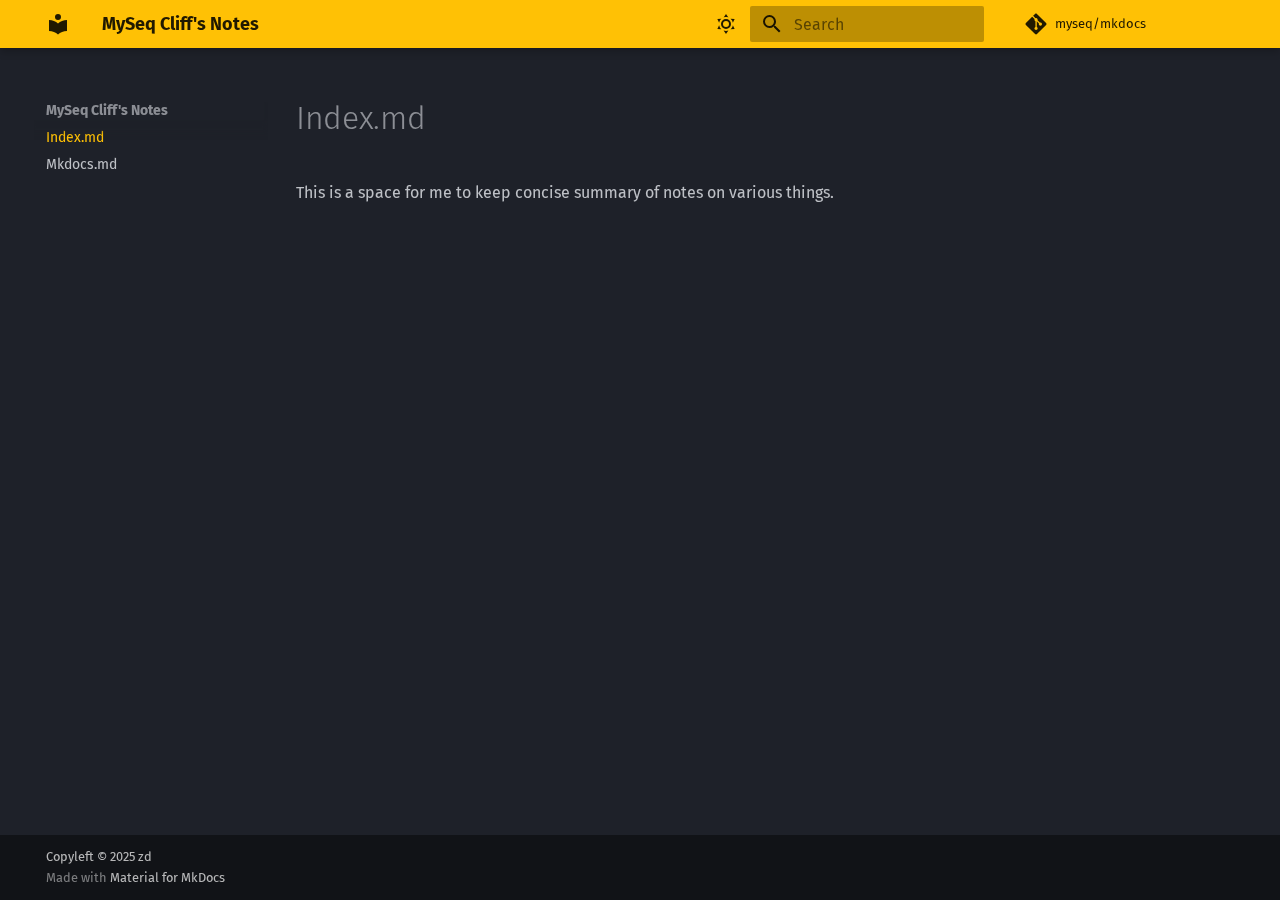
<file: index.html>
<!doctype html>
<html lang="en" class="no-js">
  <head>
    
      <meta charset="utf-8">
      <meta name="viewport" content="width=device-width,initial-scale=1">
      
        <meta name="description" content="Cliff's notes">
      
      
        <meta name="author" content="zd">
      
      
        <link rel="canonical" href="https://myseq.github.io/mkdocs/">
      
      
      
        <link rel="next" href="mkdocs/">
      
      
      <link rel="icon" href="assets/images/favicon.png">
      <meta name="generator" content="mkdocs-1.6.1, mkdocs-material-9.6.22">
    
    
      
        <title>MySeq Cliff's Notes</title>
      
    
    
      <link rel="stylesheet" href="assets/stylesheets/main.84d31ad4.min.css">
      
        
        <link rel="stylesheet" href="assets/stylesheets/palette.06af60db.min.css">
      
      


    
    
      
    
    
      
        
        
        <link rel="preconnect" href="https://fonts.gstatic.com" crossorigin>
        <link rel="stylesheet" href="https://fonts.googleapis.com/css?family=Fira+Sans:300,300i,400,400i,700,700i%7CFira+Code:400,400i,700,700i&display=fallback">
        <style>:root{--md-text-font:"Fira Sans";--md-code-font:"Fira Code"}</style>
      
    
    
    <script>__md_scope=new URL(".",location),__md_hash=e=>[...e].reduce(((e,_)=>(e<<5)-e+_.charCodeAt(0)),0),__md_get=(e,_=localStorage,t=__md_scope)=>JSON.parse(_.getItem(t.pathname+"."+e)),__md_set=(e,_,t=localStorage,a=__md_scope)=>{try{t.setItem(a.pathname+"."+e,JSON.stringify(_))}catch(e){}}</script>
    
      

    
    
    
  </head>
  
  
    
    
      
    
    
    
    
    <body dir="ltr" data-md-color-scheme="slate" data-md-color-primary="amber" data-md-color-accent="lime">
  
    
    <input class="md-toggle" data-md-toggle="drawer" type="checkbox" id="__drawer" autocomplete="off">
    <input class="md-toggle" data-md-toggle="search" type="checkbox" id="__search" autocomplete="off">
    <label class="md-overlay" for="__drawer"></label>
    <div data-md-component="skip">
      
        
        <a href="#indexmd" class="md-skip">
          Skip to content
        </a>
      
    </div>
    <div data-md-component="announce">
      
    </div>
    
    
      

  

<header class="md-header md-header--shadow" data-md-component="header">
  <nav class="md-header__inner md-grid" aria-label="Header">
    <a href="." title="MySeq Cliff&#39;s Notes" class="md-header__button md-logo" aria-label="MySeq Cliff's Notes" data-md-component="logo">
      
  
  <svg xmlns="http://www.w3.org/2000/svg" viewBox="0 0 24 24"><path d="M12 8a3 3 0 0 0 3-3 3 3 0 0 0-3-3 3 3 0 0 0-3 3 3 3 0 0 0 3 3m0 3.54C9.64 9.35 6.5 8 3 8v11c3.5 0 6.64 1.35 9 3.54 2.36-2.19 5.5-3.54 9-3.54V8c-3.5 0-6.64 1.35-9 3.54"/></svg>

    </a>
    <label class="md-header__button md-icon" for="__drawer">
      
      <svg xmlns="http://www.w3.org/2000/svg" viewBox="0 0 24 24"><path d="M3 6h18v2H3zm0 5h18v2H3zm0 5h18v2H3z"/></svg>
    </label>
    <div class="md-header__title" data-md-component="header-title">
      <div class="md-header__ellipsis">
        <div class="md-header__topic">
          <span class="md-ellipsis">
            MySeq Cliff's Notes
          </span>
        </div>
        <div class="md-header__topic" data-md-component="header-topic">
          <span class="md-ellipsis">
            
              Index.md
            
          </span>
        </div>
      </div>
    </div>
    
      
        <form class="md-header__option" data-md-component="palette">
  
    
    
    
    <input class="md-option" data-md-color-media="" data-md-color-scheme="slate" data-md-color-primary="amber" data-md-color-accent="lime"  aria-label="Switch to light mode"  type="radio" name="__palette" id="__palette_0">
    
      <label class="md-header__button md-icon" title="Switch to light mode" for="__palette_1" hidden>
        <svg xmlns="http://www.w3.org/2000/svg" viewBox="0 0 24 24"><path d="M12 7a5 5 0 0 1 5 5 5 5 0 0 1-5 5 5 5 0 0 1-5-5 5 5 0 0 1 5-5m0 2a3 3 0 0 0-3 3 3 3 0 0 0 3 3 3 3 0 0 0 3-3 3 3 0 0 0-3-3m0-7 2.39 3.42C13.65 5.15 12.84 5 12 5s-1.65.15-2.39.42zM3.34 7l4.16-.35A7.2 7.2 0 0 0 5.94 8.5c-.44.74-.69 1.5-.83 2.29zm.02 10 1.76-3.77a7.131 7.131 0 0 0 2.38 4.14zM20.65 7l-1.77 3.79a7.02 7.02 0 0 0-2.38-4.15zm-.01 10-4.14.36c.59-.51 1.12-1.14 1.54-1.86.42-.73.69-1.5.83-2.29zM12 22l-2.41-3.44c.74.27 1.55.44 2.41.44.82 0 1.63-.17 2.37-.44z"/></svg>
      </label>
    
  
    
    
    
    <input class="md-option" data-md-color-media="" data-md-color-scheme="light" data-md-color-primary="light-blue" data-md-color-accent="indigo"  aria-label="Switch to dark mode"  type="radio" name="__palette" id="__palette_1">
    
      <label class="md-header__button md-icon" title="Switch to dark mode" for="__palette_0" hidden>
        <svg xmlns="http://www.w3.org/2000/svg" viewBox="0 0 24 24"><path d="m17.75 4.09-2.53 1.94.91 3.06-2.63-1.81-2.63 1.81.91-3.06-2.53-1.94L12.44 4l1.06-3 1.06 3zm3.5 6.91-1.64 1.25.59 1.98-1.7-1.17-1.7 1.17.59-1.98L15.75 11l2.06-.05L18.5 9l.69 1.95zm-2.28 4.95c.83-.08 1.72 1.1 1.19 1.85-.32.45-.66.87-1.08 1.27C15.17 23 8.84 23 4.94 19.07c-3.91-3.9-3.91-10.24 0-14.14.4-.4.82-.76 1.27-1.08.75-.53 1.93.36 1.85 1.19-.27 2.86.69 5.83 2.89 8.02a9.96 9.96 0 0 0 8.02 2.89m-1.64 2.02a12.08 12.08 0 0 1-7.8-3.47c-2.17-2.19-3.33-5-3.49-7.82-2.81 3.14-2.7 7.96.31 10.98 3.02 3.01 7.84 3.12 10.98.31"/></svg>
      </label>
    
  
</form>
      
    
    
      <script>var palette=__md_get("__palette");if(palette&&palette.color){if("(prefers-color-scheme)"===palette.color.media){var media=matchMedia("(prefers-color-scheme: light)"),input=document.querySelector(media.matches?"[data-md-color-media='(prefers-color-scheme: light)']":"[data-md-color-media='(prefers-color-scheme: dark)']");palette.color.media=input.getAttribute("data-md-color-media"),palette.color.scheme=input.getAttribute("data-md-color-scheme"),palette.color.primary=input.getAttribute("data-md-color-primary"),palette.color.accent=input.getAttribute("data-md-color-accent")}for(var[key,value]of Object.entries(palette.color))document.body.setAttribute("data-md-color-"+key,value)}</script>
    
    
    
      
      
        <label class="md-header__button md-icon" for="__search">
          
          <svg xmlns="http://www.w3.org/2000/svg" viewBox="0 0 24 24"><path d="M9.5 3A6.5 6.5 0 0 1 16 9.5c0 1.61-.59 3.09-1.56 4.23l.27.27h.79l5 5-1.5 1.5-5-5v-.79l-.27-.27A6.52 6.52 0 0 1 9.5 16 6.5 6.5 0 0 1 3 9.5 6.5 6.5 0 0 1 9.5 3m0 2C7 5 5 7 5 9.5S7 14 9.5 14 14 12 14 9.5 12 5 9.5 5"/></svg>
        </label>
        <div class="md-search" data-md-component="search" role="dialog">
  <label class="md-search__overlay" for="__search"></label>
  <div class="md-search__inner" role="search">
    <form class="md-search__form" name="search">
      <input type="text" class="md-search__input" name="query" aria-label="Search" placeholder="Search" autocapitalize="off" autocorrect="off" autocomplete="off" spellcheck="false" data-md-component="search-query" required>
      <label class="md-search__icon md-icon" for="__search">
        
        <svg xmlns="http://www.w3.org/2000/svg" viewBox="0 0 24 24"><path d="M9.5 3A6.5 6.5 0 0 1 16 9.5c0 1.61-.59 3.09-1.56 4.23l.27.27h.79l5 5-1.5 1.5-5-5v-.79l-.27-.27A6.52 6.52 0 0 1 9.5 16 6.5 6.5 0 0 1 3 9.5 6.5 6.5 0 0 1 9.5 3m0 2C7 5 5 7 5 9.5S7 14 9.5 14 14 12 14 9.5 12 5 9.5 5"/></svg>
        
        <svg xmlns="http://www.w3.org/2000/svg" viewBox="0 0 24 24"><path d="M20 11v2H8l5.5 5.5-1.42 1.42L4.16 12l7.92-7.92L13.5 5.5 8 11z"/></svg>
      </label>
      <nav class="md-search__options" aria-label="Search">
        
        <button type="reset" class="md-search__icon md-icon" title="Clear" aria-label="Clear" tabindex="-1">
          
          <svg xmlns="http://www.w3.org/2000/svg" viewBox="0 0 24 24"><path d="M19 6.41 17.59 5 12 10.59 6.41 5 5 6.41 10.59 12 5 17.59 6.41 19 12 13.41 17.59 19 19 17.59 13.41 12z"/></svg>
        </button>
      </nav>
      
    </form>
    <div class="md-search__output">
      <div class="md-search__scrollwrap" tabindex="0" data-md-scrollfix>
        <div class="md-search-result" data-md-component="search-result">
          <div class="md-search-result__meta">
            Initializing search
          </div>
          <ol class="md-search-result__list" role="presentation"></ol>
        </div>
      </div>
    </div>
  </div>
</div>
      
    
    
      <div class="md-header__source">
        <a href="https://github.com/myseq/mkdocs" title="Go to repository" class="md-source" data-md-component="source">
  <div class="md-source__icon md-icon">
    
    <svg xmlns="http://www.w3.org/2000/svg" viewBox="0 0 448 512"><!--! Font Awesome Free 7.1.0 by @fontawesome - https://fontawesome.com License - https://fontawesome.com/license/free (Icons: CC BY 4.0, Fonts: SIL OFL 1.1, Code: MIT License) Copyright 2025 Fonticons, Inc.--><path d="M439.6 236.1 244 40.5c-5.4-5.5-12.8-8.5-20.4-8.5s-15 3-20.4 8.4L162.5 81l51.5 51.5c27.1-9.1 52.7 16.8 43.4 43.7l49.7 49.7c34.2-11.8 61.2 31 35.5 56.7-26.5 26.5-70.2-2.9-56-37.3L240.3 199v121.9c25.3 12.5 22.3 41.8 9.1 55-6.4 6.4-15.2 10.1-24.3 10.1s-17.8-3.6-24.3-10.1c-17.6-17.6-11.1-46.9 11.2-56v-123c-20.8-8.5-24.6-30.7-18.6-45L142.6 101 8.5 235.1C3 240.6 0 247.9 0 255.5s3 15 8.5 20.4l195.6 195.7c5.4 5.4 12.7 8.4 20.4 8.4s15-3 20.4-8.4l194.7-194.7c5.4-5.4 8.4-12.8 8.4-20.4s-3-15-8.4-20.4"/></svg>
  </div>
  <div class="md-source__repository">
    myseq/mkdocs
  </div>
</a>
      </div>
    
  </nav>
  
</header>
    
    <div class="md-container" data-md-component="container">
      
      
        
          
        
      
      <main class="md-main" data-md-component="main">
        <div class="md-main__inner md-grid">
          
            
              
              <div class="md-sidebar md-sidebar--primary" data-md-component="sidebar" data-md-type="navigation" >
                <div class="md-sidebar__scrollwrap">
                  <div class="md-sidebar__inner">
                    



<nav class="md-nav md-nav--primary" aria-label="Navigation" data-md-level="0">
  <label class="md-nav__title" for="__drawer">
    <a href="." title="MySeq Cliff&#39;s Notes" class="md-nav__button md-logo" aria-label="MySeq Cliff's Notes" data-md-component="logo">
      
  
  <svg xmlns="http://www.w3.org/2000/svg" viewBox="0 0 24 24"><path d="M12 8a3 3 0 0 0 3-3 3 3 0 0 0-3-3 3 3 0 0 0-3 3 3 3 0 0 0 3 3m0 3.54C9.64 9.35 6.5 8 3 8v11c3.5 0 6.64 1.35 9 3.54 2.36-2.19 5.5-3.54 9-3.54V8c-3.5 0-6.64 1.35-9 3.54"/></svg>

    </a>
    MySeq Cliff's Notes
  </label>
  
    <div class="md-nav__source">
      <a href="https://github.com/myseq/mkdocs" title="Go to repository" class="md-source" data-md-component="source">
  <div class="md-source__icon md-icon">
    
    <svg xmlns="http://www.w3.org/2000/svg" viewBox="0 0 448 512"><!--! Font Awesome Free 7.1.0 by @fontawesome - https://fontawesome.com License - https://fontawesome.com/license/free (Icons: CC BY 4.0, Fonts: SIL OFL 1.1, Code: MIT License) Copyright 2025 Fonticons, Inc.--><path d="M439.6 236.1 244 40.5c-5.4-5.5-12.8-8.5-20.4-8.5s-15 3-20.4 8.4L162.5 81l51.5 51.5c27.1-9.1 52.7 16.8 43.4 43.7l49.7 49.7c34.2-11.8 61.2 31 35.5 56.7-26.5 26.5-70.2-2.9-56-37.3L240.3 199v121.9c25.3 12.5 22.3 41.8 9.1 55-6.4 6.4-15.2 10.1-24.3 10.1s-17.8-3.6-24.3-10.1c-17.6-17.6-11.1-46.9 11.2-56v-123c-20.8-8.5-24.6-30.7-18.6-45L142.6 101 8.5 235.1C3 240.6 0 247.9 0 255.5s3 15 8.5 20.4l195.6 195.7c5.4 5.4 12.7 8.4 20.4 8.4s15-3 20.4-8.4l194.7-194.7c5.4-5.4 8.4-12.8 8.4-20.4s-3-15-8.4-20.4"/></svg>
  </div>
  <div class="md-source__repository">
    myseq/mkdocs
  </div>
</a>
    </div>
  
  <ul class="md-nav__list" data-md-scrollfix>
    
      
      
  
  
    
  
  
  
    <li class="md-nav__item md-nav__item--active">
      
      <input class="md-nav__toggle md-toggle" type="checkbox" id="__toc">
      
      
        
      
      
      <a href="." class="md-nav__link md-nav__link--active">
        
  
  
  <span class="md-ellipsis">
    Index.md
    
  </span>
  

      </a>
      
    </li>
  

    
      
      
  
  
  
  
    <li class="md-nav__item">
      <a href="mkdocs/" class="md-nav__link">
        
  
  
  <span class="md-ellipsis">
    Mkdocs.md
    
  </span>
  

      </a>
    </li>
  

    
  </ul>
</nav>
                  </div>
                </div>
              </div>
            
            
              
              <div class="md-sidebar md-sidebar--secondary" data-md-component="sidebar" data-md-type="toc" >
                <div class="md-sidebar__scrollwrap">
                  <div class="md-sidebar__inner">
                    

<nav class="md-nav md-nav--secondary" aria-label="Table of contents">
  
  
  
    
  
  
</nav>
                  </div>
                </div>
              </div>
            
          
          
            <div class="md-content" data-md-component="content">
              <article class="md-content__inner md-typeset">
                
                  


  
  


<h1 id="indexmd">Index.md</h1>
<p>This is a space for me to keep concise summary of notes on various things. </p>












                
              </article>
            </div>
          
          
<script>var target=document.getElementById(location.hash.slice(1));target&&target.name&&(target.checked=target.name.startsWith("__tabbed_"))</script>
        </div>
        
      </main>
      
        <footer class="md-footer">
  
  <div class="md-footer-meta md-typeset">
    <div class="md-footer-meta__inner md-grid">
      <div class="md-copyright">
  
    <div class="md-copyright__highlight">
      Copyleft &copy; 2025 zd
    </div>
  
  
    Made with
    <a href="https://squidfunk.github.io/mkdocs-material/" target="_blank" rel="noopener">
      Material for MkDocs
    </a>
  
</div>
      
    </div>
  </div>
</footer>
      
    </div>
    <div class="md-dialog" data-md-component="dialog">
      <div class="md-dialog__inner md-typeset"></div>
    </div>
    
    
    
      
      <script id="__config" type="application/json">{"base": ".", "features": [], "search": "assets/javascripts/workers/search.973d3a69.min.js", "tags": null, "translations": {"clipboard.copied": "Copied to clipboard", "clipboard.copy": "Copy to clipboard", "search.result.more.one": "1 more on this page", "search.result.more.other": "# more on this page", "search.result.none": "No matching documents", "search.result.one": "1 matching document", "search.result.other": "# matching documents", "search.result.placeholder": "Type to start searching", "search.result.term.missing": "Missing", "select.version": "Select version"}, "version": null}</script>
    
    
      <script src="assets/javascripts/bundle.f55a23d4.min.js"></script>
      
    
  </body>
</html>
</file>
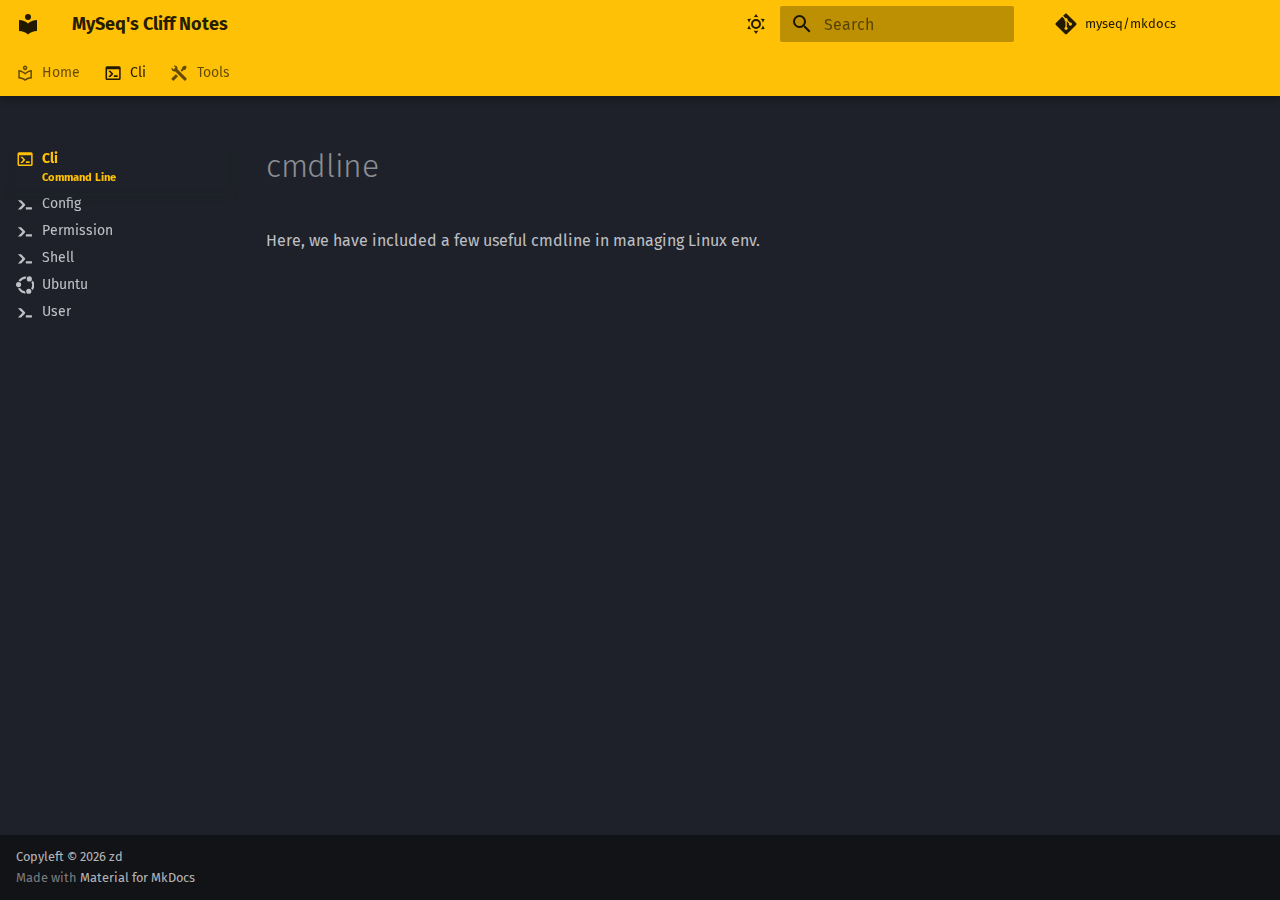
<file: cli/index.html>
<!doctype html>
<html lang="en" class="no-js">
  <head>
    
      <meta charset="utf-8">
      <meta name="viewport" content="width=device-width,initial-scale=1">
      
        <meta name="description" content="Cliff notes collected in MySeq">
      
      
        <meta name="author" content="xx">
      
      
        <link rel="canonical" href="https://myseq.github.io/mkdocs/cli/">
      
      
        <link rel="prev" href="..">
      
      
        <link rel="next" href="config/">
      
      
        
      
      
      <link rel="icon" href="../assets/images/favicon.png">
      <meta name="generator" content="mkdocs-1.6.1, mkdocs-material-9.7.6">
    
    
      
        <title>cmdline - MySeq's Cliff Notes</title>
      
    
    
      <link rel="stylesheet" href="../assets/stylesheets/main.484c7ddc.min.css">
      
        
        <link rel="stylesheet" href="../assets/stylesheets/palette.ab4e12ef.min.css">
      
      


    
    
      
    
    
      
        
        
        <link rel="preconnect" href="https://fonts.gstatic.com" crossorigin>
        <link rel="stylesheet" href="https://fonts.googleapis.com/css?family=Fira+Sans:300,300i,400,400i,700,700i%7CFira+Code:400,400i,700,700i&display=fallback">
        <style>:root{--md-text-font:"Fira Sans";--md-code-font:"Fira Code"}</style>
      
    
    
      <link rel="stylesheet" href="../stylesheets/extra.css">
    
    <script>__md_scope=new URL("..",location),__md_hash=e=>[...e].reduce(((e,_)=>(e<<5)-e+_.charCodeAt(0)),0),__md_get=(e,_=localStorage,t=__md_scope)=>JSON.parse(_.getItem(t.pathname+"."+e)),__md_set=(e,_,t=localStorage,a=__md_scope)=>{try{t.setItem(a.pathname+"."+e,JSON.stringify(_))}catch(e){}}</script>
    
      

    
    
  </head>
  
  
    
    
      
    
    
    
    
    <body dir="ltr" data-md-color-scheme="slate" data-md-color-primary="amber" data-md-color-accent="lime">
  
    
    <input class="md-toggle" data-md-toggle="drawer" type="checkbox" id="__drawer" autocomplete="off">
    <input class="md-toggle" data-md-toggle="search" type="checkbox" id="__search" autocomplete="off">
    <label class="md-overlay" for="__drawer"></label>
    <div data-md-component="skip">
      
    </div>
    <div data-md-component="announce">
      
    </div>
    
    
      

  

<header class="md-header md-header--shadow md-header--lifted" data-md-component="header">
  <nav class="md-header__inner md-grid" aria-label="Header">
    <a href=".." title="MySeq&#39;s Cliff Notes" class="md-header__button md-logo" aria-label="MySeq's Cliff Notes" data-md-component="logo">
      
  
  <svg xmlns="http://www.w3.org/2000/svg" viewBox="0 0 24 24"><path d="M12 8a3 3 0 0 0 3-3 3 3 0 0 0-3-3 3 3 0 0 0-3 3 3 3 0 0 0 3 3m0 3.54C9.64 9.35 6.5 8 3 8v11c3.5 0 6.64 1.35 9 3.54 2.36-2.19 5.5-3.54 9-3.54V8c-3.5 0-6.64 1.35-9 3.54"/></svg>

    </a>
    <label class="md-header__button md-icon" for="__drawer">
      
      <svg xmlns="http://www.w3.org/2000/svg" viewBox="0 0 24 24"><path d="M3 6h18v2H3zm0 5h18v2H3zm0 5h18v2H3z"/></svg>
    </label>
    <div class="md-header__title" data-md-component="header-title">
      <div class="md-header__ellipsis">
        <div class="md-header__topic">
          <span class="md-ellipsis">
            MySeq's Cliff Notes
          </span>
        </div>
        <div class="md-header__topic" data-md-component="header-topic">
          <span class="md-ellipsis">
            
              cmdline
            
          </span>
        </div>
      </div>
    </div>
    
      
        <form class="md-header__option" data-md-component="palette">
  
    
    
    
    <input class="md-option" data-md-color-media="" data-md-color-scheme="slate" data-md-color-primary="amber" data-md-color-accent="lime"  aria-label="Switch to light mode"  type="radio" name="__palette" id="__palette_0">
    
      <label class="md-header__button md-icon" title="Switch to light mode" for="__palette_1" hidden>
        <svg xmlns="http://www.w3.org/2000/svg" viewBox="0 0 24 24"><path d="M12 7a5 5 0 0 1 5 5 5 5 0 0 1-5 5 5 5 0 0 1-5-5 5 5 0 0 1 5-5m0 2a3 3 0 0 0-3 3 3 3 0 0 0 3 3 3 3 0 0 0 3-3 3 3 0 0 0-3-3m0-7 2.39 3.42C13.65 5.15 12.84 5 12 5s-1.65.15-2.39.42zM3.34 7l4.16-.35A7.2 7.2 0 0 0 5.94 8.5c-.44.74-.69 1.5-.83 2.29zm.02 10 1.76-3.77a7.131 7.131 0 0 0 2.38 4.14zM20.65 7l-1.77 3.79a7.02 7.02 0 0 0-2.38-4.15zm-.01 10-4.14.36c.59-.51 1.12-1.14 1.54-1.86.42-.73.69-1.5.83-2.29zM12 22l-2.41-3.44c.74.27 1.55.44 2.41.44.82 0 1.63-.17 2.37-.44z"/></svg>
      </label>
    
  
    
    
    
    <input class="md-option" data-md-color-media="" data-md-color-scheme="light" data-md-color-primary="light-blue" data-md-color-accent="indigo"  aria-label="Switch to dark mode"  type="radio" name="__palette" id="__palette_1">
    
      <label class="md-header__button md-icon" title="Switch to dark mode" for="__palette_0" hidden>
        <svg xmlns="http://www.w3.org/2000/svg" viewBox="0 0 24 24"><path d="m17.75 4.09-2.53 1.94.91 3.06-2.63-1.81-2.63 1.81.91-3.06-2.53-1.94L12.44 4l1.06-3 1.06 3zm3.5 6.91-1.64 1.25.59 1.98-1.7-1.17-1.7 1.17.59-1.98L15.75 11l2.06-.05L18.5 9l.69 1.95zm-2.28 4.95c.83-.08 1.72 1.1 1.19 1.85-.32.45-.66.87-1.08 1.27C15.17 23 8.84 23 4.94 19.07c-3.91-3.9-3.91-10.24 0-14.14.4-.4.82-.76 1.27-1.08.75-.53 1.93.36 1.85 1.19-.27 2.86.69 5.83 2.89 8.02a9.96 9.96 0 0 0 8.02 2.89m-1.64 2.02a12.08 12.08 0 0 1-7.8-3.47c-2.17-2.19-3.33-5-3.49-7.82-2.81 3.14-2.7 7.96.31 10.98 3.02 3.01 7.84 3.12 10.98.31"/></svg>
      </label>
    
  
</form>
      
    
    
      <script>var palette=__md_get("__palette");if(palette&&palette.color){if("(prefers-color-scheme)"===palette.color.media){var media=matchMedia("(prefers-color-scheme: light)"),input=document.querySelector(media.matches?"[data-md-color-media='(prefers-color-scheme: light)']":"[data-md-color-media='(prefers-color-scheme: dark)']");palette.color.media=input.getAttribute("data-md-color-media"),palette.color.scheme=input.getAttribute("data-md-color-scheme"),palette.color.primary=input.getAttribute("data-md-color-primary"),palette.color.accent=input.getAttribute("data-md-color-accent")}for(var[key,value]of Object.entries(palette.color))document.body.setAttribute("data-md-color-"+key,value)}</script>
    
    
    
      
      
        <label class="md-header__button md-icon" for="__search">
          
          <svg xmlns="http://www.w3.org/2000/svg" viewBox="0 0 24 24"><path d="M9.5 3A6.5 6.5 0 0 1 16 9.5c0 1.61-.59 3.09-1.56 4.23l.27.27h.79l5 5-1.5 1.5-5-5v-.79l-.27-.27A6.52 6.52 0 0 1 9.5 16 6.5 6.5 0 0 1 3 9.5 6.5 6.5 0 0 1 9.5 3m0 2C7 5 5 7 5 9.5S7 14 9.5 14 14 12 14 9.5 12 5 9.5 5"/></svg>
        </label>
        <div class="md-search" data-md-component="search" role="dialog">
  <label class="md-search__overlay" for="__search"></label>
  <div class="md-search__inner" role="search">
    <form class="md-search__form" name="search">
      <input type="text" class="md-search__input" name="query" aria-label="Search" placeholder="Search" autocapitalize="off" autocorrect="off" autocomplete="off" spellcheck="false" data-md-component="search-query" required>
      <label class="md-search__icon md-icon" for="__search">
        
        <svg xmlns="http://www.w3.org/2000/svg" viewBox="0 0 24 24"><path d="M9.5 3A6.5 6.5 0 0 1 16 9.5c0 1.61-.59 3.09-1.56 4.23l.27.27h.79l5 5-1.5 1.5-5-5v-.79l-.27-.27A6.52 6.52 0 0 1 9.5 16 6.5 6.5 0 0 1 3 9.5 6.5 6.5 0 0 1 9.5 3m0 2C7 5 5 7 5 9.5S7 14 9.5 14 14 12 14 9.5 12 5 9.5 5"/></svg>
        
        <svg xmlns="http://www.w3.org/2000/svg" viewBox="0 0 24 24"><path d="M20 11v2H8l5.5 5.5-1.42 1.42L4.16 12l7.92-7.92L13.5 5.5 8 11z"/></svg>
      </label>
      <nav class="md-search__options" aria-label="Search">
        
        <button type="reset" class="md-search__icon md-icon" title="Clear" aria-label="Clear" tabindex="-1">
          
          <svg xmlns="http://www.w3.org/2000/svg" viewBox="0 0 24 24"><path d="M19 6.41 17.59 5 12 10.59 6.41 5 5 6.41 10.59 12 5 17.59 6.41 19 12 13.41 17.59 19 19 17.59 13.41 12z"/></svg>
        </button>
      </nav>
      
        <div class="md-search__suggest" data-md-component="search-suggest"></div>
      
    </form>
    <div class="md-search__output">
      <div class="md-search__scrollwrap" tabindex="0" data-md-scrollfix>
        <div class="md-search-result" data-md-component="search-result">
          <div class="md-search-result__meta">
            Initializing search
          </div>
          <ol class="md-search-result__list" role="presentation"></ol>
        </div>
      </div>
    </div>
  </div>
</div>
      
    
    
      <div class="md-header__source">
        <a href="https://github.com/myseq/mkdocs" title="Go to repository" class="md-source" data-md-component="source">
  <div class="md-source__icon md-icon">
    
    <svg xmlns="http://www.w3.org/2000/svg" viewBox="0 0 448 512"><!--! Font Awesome Free 7.1.0 by @fontawesome - https://fontawesome.com License - https://fontawesome.com/license/free (Icons: CC BY 4.0, Fonts: SIL OFL 1.1, Code: MIT License) Copyright 2025 Fonticons, Inc.--><path d="M439.6 236.1 244 40.5c-5.4-5.5-12.8-8.5-20.4-8.5s-15 3-20.4 8.4L162.5 81l51.5 51.5c27.1-9.1 52.7 16.8 43.4 43.7l49.7 49.7c34.2-11.8 61.2 31 35.5 56.7-26.5 26.5-70.2-2.9-56-37.3L240.3 199v121.9c25.3 12.5 22.3 41.8 9.1 55-6.4 6.4-15.2 10.1-24.3 10.1s-17.8-3.6-24.3-10.1c-17.6-17.6-11.1-46.9 11.2-56v-123c-20.8-8.5-24.6-30.7-18.6-45L142.6 101 8.5 235.1C3 240.6 0 247.9 0 255.5s3 15 8.5 20.4l195.6 195.7c5.4 5.4 12.7 8.4 20.4 8.4s15-3 20.4-8.4l194.7-194.7c5.4-5.4 8.4-12.8 8.4-20.4s-3-15-8.4-20.4"/></svg>
  </div>
  <div class="md-source__repository">
    myseq/mkdocs
  </div>
</a>
      </div>
    
  </nav>
  
    
      
<nav class="md-tabs" aria-label="Tabs" data-md-component="tabs">
  <div class="md-grid">
    <ul class="md-tabs__list">
      
        
  
  
  
  
    <li class="md-tabs__item">
      <a href=".." class="md-tabs__link">
        
  
  
    
      <svg xmlns="http://www.w3.org/2000/svg" viewBox="0 0 24 24"><path d="M12 14.27 10.64 13A11.24 11.24 0 0 0 5 10.18v6.95c2.61.34 5 1.34 7 2.82 2-1.48 4.39-2.48 7-2.82v-6.95c-2.16.39-4.09 1.39-5.64 2.82M19 8.15c.65-.1 1.32-.15 2-.15v11c-3.5 0-6.64 1.35-9 3.54C9.64 20.35 6.5 19 3 19V8c.68 0 1.35.05 2 .15 2.69.41 5.1 1.63 7 3.39 1.9-1.76 4.31-2.98 7-3.39M12 6c.27 0 .5-.1.71-.29.19-.21.29-.44.29-.71s-.1-.5-.29-.71C12.5 4.11 12.27 4 12 4s-.5.11-.71.29c-.18.21-.29.45-.29.71s.11.5.29.71c.21.19.45.29.71.29m2.12 1.12a2.997 2.997 0 1 1-4.24-4.24 2.997 2.997 0 1 1 4.24 4.24"/></svg>
    
  
  Home

      </a>
    </li>
  

      
        
  
  
  
    
  
  
    
    
      <li class="md-tabs__item md-tabs__item--active">
        <a href="./" class="md-tabs__link">
          
  
  
    
      <svg xmlns="http://www.w3.org/2000/svg" viewBox="0 0 24 24"><path d="M20 19V7H4v12zm0-16a2 2 0 0 1 2 2v14a2 2 0 0 1-2 2H4a2 2 0 0 1-2-2V5a2 2 0 0 1 2-2zm-7 14v-2h5v2zm-3.42-4L5.57 9H8.4l3.3 3.3c.39.39.39 1.03 0 1.42L8.42 17H5.59z"/></svg>
    
  
  Cli

        </a>
      </li>
    
  

      
        
  
  
  
  
    
    
      <li class="md-tabs__item">
        <a href="../tools/" class="md-tabs__link">
          
  
  
    
      <svg xmlns="http://www.w3.org/2000/svg" viewBox="0 0 24 24"><path d="m21.71 20.29-1.42 1.42a1 1 0 0 1-1.41 0L7 9.85A3.8 3.8 0 0 1 6 10a4 4 0 0 1-3.78-5.3l2.54 2.54.53-.53 1.42-1.42.53-.53L4.7 2.22A4 4 0 0 1 10 6a3.8 3.8 0 0 1-.15 1l11.86 11.88a1 1 0 0 1 0 1.41M2.29 18.88a1 1 0 0 0 0 1.41l1.42 1.42a1 1 0 0 0 1.41 0l5.47-5.46-2.83-2.83M20 2l-4 2v2l-2.17 2.17 2 2L18 8h2l2-4Z"/></svg>
    
  
  Tools

        </a>
      </li>
    
  

      
    </ul>
  </div>
</nav>
    
  
</header>
    
    <div class="md-container" data-md-component="container">
      
      
        
      
      <main class="md-main" data-md-component="main">
        <div class="md-main__inner md-grid">
          
            
              
              <div class="md-sidebar md-sidebar--primary" data-md-component="sidebar" data-md-type="navigation" >
                <div class="md-sidebar__scrollwrap">
                  <div class="md-sidebar__inner">
                    


  


<nav class="md-nav md-nav--primary md-nav--lifted" aria-label="Navigation" data-md-level="0">
  <label class="md-nav__title" for="__drawer">
    <a href=".." title="MySeq&#39;s Cliff Notes" class="md-nav__button md-logo" aria-label="MySeq's Cliff Notes" data-md-component="logo">
      
  
  <svg xmlns="http://www.w3.org/2000/svg" viewBox="0 0 24 24"><path d="M12 8a3 3 0 0 0 3-3 3 3 0 0 0-3-3 3 3 0 0 0-3 3 3 3 0 0 0 3 3m0 3.54C9.64 9.35 6.5 8 3 8v11c3.5 0 6.64 1.35 9 3.54 2.36-2.19 5.5-3.54 9-3.54V8c-3.5 0-6.64 1.35-9 3.54"/></svg>

    </a>
    MySeq's Cliff Notes
  </label>
  
    <div class="md-nav__source">
      <a href="https://github.com/myseq/mkdocs" title="Go to repository" class="md-source" data-md-component="source">
  <div class="md-source__icon md-icon">
    
    <svg xmlns="http://www.w3.org/2000/svg" viewBox="0 0 448 512"><!--! Font Awesome Free 7.1.0 by @fontawesome - https://fontawesome.com License - https://fontawesome.com/license/free (Icons: CC BY 4.0, Fonts: SIL OFL 1.1, Code: MIT License) Copyright 2025 Fonticons, Inc.--><path d="M439.6 236.1 244 40.5c-5.4-5.5-12.8-8.5-20.4-8.5s-15 3-20.4 8.4L162.5 81l51.5 51.5c27.1-9.1 52.7 16.8 43.4 43.7l49.7 49.7c34.2-11.8 61.2 31 35.5 56.7-26.5 26.5-70.2-2.9-56-37.3L240.3 199v121.9c25.3 12.5 22.3 41.8 9.1 55-6.4 6.4-15.2 10.1-24.3 10.1s-17.8-3.6-24.3-10.1c-17.6-17.6-11.1-46.9 11.2-56v-123c-20.8-8.5-24.6-30.7-18.6-45L142.6 101 8.5 235.1C3 240.6 0 247.9 0 255.5s3 15 8.5 20.4l195.6 195.7c5.4 5.4 12.7 8.4 20.4 8.4s15-3 20.4-8.4l194.7-194.7c5.4-5.4 8.4-12.8 8.4-20.4s-3-15-8.4-20.4"/></svg>
  </div>
  <div class="md-source__repository">
    myseq/mkdocs
  </div>
</a>
    </div>
  
  <ul class="md-nav__list" data-md-scrollfix>
    
      
      
  
  
  
  
    <li class="md-nav__item">
      <a href=".." class="md-nav__link">
        
  
  
    <svg xmlns="http://www.w3.org/2000/svg" viewBox="0 0 24 24"><path d="M12 14.27 10.64 13A11.24 11.24 0 0 0 5 10.18v6.95c2.61.34 5 1.34 7 2.82 2-1.48 4.39-2.48 7-2.82v-6.95c-2.16.39-4.09 1.39-5.64 2.82M19 8.15c.65-.1 1.32-.15 2-.15v11c-3.5 0-6.64 1.35-9 3.54C9.64 20.35 6.5 19 3 19V8c.68 0 1.35.05 2 .15 2.69.41 5.1 1.63 7 3.39 1.9-1.76 4.31-2.98 7-3.39M12 6c.27 0 .5-.1.71-.29.19-.21.29-.44.29-.71s-.1-.5-.29-.71C12.5 4.11 12.27 4 12 4s-.5.11-.71.29c-.18.21-.29.45-.29.71s.11.5.29.71c.21.19.45.29.71.29m2.12 1.12a2.997 2.997 0 1 1-4.24-4.24 2.997 2.997 0 1 1 4.24 4.24"/></svg>
  
  <span class="md-ellipsis">
    
  
    Home
  

    
      <br>
      <small>Powered by MkDocs</small>
    
  </span>
  
  

      </a>
    </li>
  

    
      
      
  
  
    
  
  
  
    
    
      
        
          
        
      
        
      
        
      
        
      
        
      
        
      
    
    
    
      
        
        
      
      
        
      
    
    
    <li class="md-nav__item md-nav__item--active md-nav__item--section md-nav__item--nested">
      
        
        
        <input class="md-nav__toggle md-toggle " type="checkbox" id="__nav_2" checked>
        
          
          <div class="md-nav__link md-nav__container">
            <a href="./" class="md-nav__link md-nav__link--active">
              
  
  
    <svg xmlns="http://www.w3.org/2000/svg" viewBox="0 0 24 24"><path d="M20 19V7H4v12zm0-16a2 2 0 0 1 2 2v14a2 2 0 0 1-2 2H4a2 2 0 0 1-2-2V5a2 2 0 0 1 2-2zm-7 14v-2h5v2zm-3.42-4L5.57 9H8.4l3.3 3.3c.39.39.39 1.03 0 1.42L8.42 17H5.59z"/></svg>
  
  <span class="md-ellipsis">
    
  
    Cli
  

    
      <br>
      <small>Command Line</small>
    
  </span>
  
  

            </a>
            
              
              <label class="md-nav__link md-nav__link--active" for="__nav_2" id="__nav_2_label" tabindex="">
                <span class="md-nav__icon md-icon"></span>
              </label>
            
          </div>
        
        <nav class="md-nav" data-md-level="1" aria-labelledby="__nav_2_label" aria-expanded="true">
          <label class="md-nav__title" for="__nav_2">
            <span class="md-nav__icon md-icon"></span>
            
  
    Cli
  

          </label>
          <ul class="md-nav__list" data-md-scrollfix>
            
              
            
              
                
  
  
  
  
    <li class="md-nav__item">
      <a href="config/" class="md-nav__link">
        
  
  
    <svg xmlns="http://www.w3.org/2000/svg" viewBox="0 0 24 24"><path d="M13 19v-3h8v3zm-4.5-6L2.47 7h4.24l4.96 4.95c.58.59.58 1.55 0 2.12L6.74 19H2.5z"/></svg>
  
  <span class="md-ellipsis">
    
  
    Config
  

    
  </span>
  
  

      </a>
    </li>
  

              
            
              
                
  
  
  
  
    <li class="md-nav__item">
      <a href="permissions/" class="md-nav__link">
        
  
  
    <svg xmlns="http://www.w3.org/2000/svg" viewBox="0 0 24 24"><path d="M13 19v-3h8v3zm-4.5-6L2.47 7h4.24l4.96 4.95c.58.59.58 1.55 0 2.12L6.74 19H2.5z"/></svg>
  
  <span class="md-ellipsis">
    
  
    Permission
  

    
  </span>
  
  

      </a>
    </li>
  

              
            
              
                
  
  
  
  
    <li class="md-nav__item">
      <a href="shell/" class="md-nav__link">
        
  
  
    <svg xmlns="http://www.w3.org/2000/svg" viewBox="0 0 24 24"><path d="M13 19v-3h8v3zm-4.5-6L2.47 7h4.24l4.96 4.95c.58.59.58 1.55 0 2.12L6.74 19H2.5z"/></svg>
  
  <span class="md-ellipsis">
    
  
    Shell
  

    
  </span>
  
  

      </a>
    </li>
  

              
            
              
                
  
  
  
  
    <li class="md-nav__item">
      <a href="ubuntu/" class="md-nav__link">
        
  
  
    <svg xmlns="http://www.w3.org/2000/svg" viewBox="0 0 24 24"><path d="M17.61.455a3.41 3.41 0 0 0-3.41 3.41 3.41 3.41 0 0 0 3.41 3.41 3.41 3.41 0 0 0 3.41-3.41 3.41 3.41 0 0 0-3.41-3.41M12.92.8C8.923.777 5.137 2.941 3.148 6.451a5 5 0 0 1 .26-.007 4.9 4.9 0 0 1 2.585.737A8.32 8.32 0 0 1 12.688 3.6 4.94 4.94 0 0 1 13.723.834 11 11 0 0 0 12.92.8m9.226 4.994a4.9 4.9 0 0 1-1.918 2.246 8.36 8.36 0 0 1-.273 8.303 4.9 4.9 0 0 1 1.632 2.54 11.16 11.16 0 0 0 .559-13.089M3.41 7.932A3.41 3.41 0 0 0 0 11.342a3.41 3.41 0 0 0 3.41 3.409 3.41 3.41 0 0 0 3.41-3.41 3.41 3.41 0 0 0-3.41-3.41zm2.027 7.866a4.9 4.9 0 0 1-2.915.358 11.1 11.1 0 0 0 7.991 6.698 11.2 11.2 0 0 0 2.422.249 4.88 4.88 0 0 1-.999-2.85 9 9 0 0 1-.836-.136 8.3 8.3 0 0 1-5.663-4.32zm11.405.928a3.41 3.41 0 0 0-3.41 3.41 3.41 3.41 0 0 0 3.41 3.41 3.41 3.41 0 0 0 3.41-3.41 3.41 3.41 0 0 0-3.41-3.41"/></svg>
  
  <span class="md-ellipsis">
    
  
    Ubuntu
  

    
  </span>
  
  

      </a>
    </li>
  

              
            
              
                
  
  
  
  
    <li class="md-nav__item">
      <a href="user/" class="md-nav__link">
        
  
  
    <svg xmlns="http://www.w3.org/2000/svg" viewBox="0 0 24 24"><path d="M13 19v-3h8v3zm-4.5-6L2.47 7h4.24l4.96 4.95c.58.59.58 1.55 0 2.12L6.74 19H2.5z"/></svg>
  
  <span class="md-ellipsis">
    
  
    User
  

    
  </span>
  
  

      </a>
    </li>
  

              
            
          </ul>
        </nav>
      
    </li>
  

    
      
      
  
  
  
  
    
    
      
        
          
        
      
        
      
        
      
        
      
        
      
        
      
        
      
    
    
    
      
      
        
      
    
    
    <li class="md-nav__item md-nav__item--nested">
      
        
        
        <input class="md-nav__toggle md-toggle " type="checkbox" id="__nav_3" >
        
          
          <div class="md-nav__link md-nav__container">
            <a href="../tools/" class="md-nav__link ">
              
  
  
    <svg xmlns="http://www.w3.org/2000/svg" viewBox="0 0 24 24"><path d="m21.71 20.29-1.42 1.42a1 1 0 0 1-1.41 0L7 9.85A3.8 3.8 0 0 1 6 10a4 4 0 0 1-3.78-5.3l2.54 2.54.53-.53 1.42-1.42.53-.53L4.7 2.22A4 4 0 0 1 10 6a3.8 3.8 0 0 1-.15 1l11.86 11.88a1 1 0 0 1 0 1.41M2.29 18.88a1 1 0 0 0 0 1.41l1.42 1.42a1 1 0 0 0 1.41 0l5.47-5.46-2.83-2.83M20 2l-4 2v2l-2.17 2.17 2 2L18 8h2l2-4Z"/></svg>
  
  <span class="md-ellipsis">
    
  
    Tools
  

    
      <br>
      <small>Setup tools</small>
    
  </span>
  
  

            </a>
            
              
              <label class="md-nav__link " for="__nav_3" id="__nav_3_label" tabindex="0">
                <span class="md-nav__icon md-icon"></span>
              </label>
            
          </div>
        
        <nav class="md-nav" data-md-level="1" aria-labelledby="__nav_3_label" aria-expanded="false">
          <label class="md-nav__title" for="__nav_3">
            <span class="md-nav__icon md-icon"></span>
            
  
    Tools
  

          </label>
          <ul class="md-nav__list" data-md-scrollfix>
            
              
            
              
                
  
  
  
  
    <li class="md-nav__item">
      <a href="../tools/bat/" class="md-nav__link">
        
  
  
    <svg xmlns="http://www.w3.org/2000/svg" viewBox="0 0 24 24"><path d="M21 16.5c0 .38-.21.71-.53.88l-7.9 4.44c-.16.12-.36.18-.57.18s-.41-.06-.57-.18l-7.9-4.44A.99.99 0 0 1 3 16.5v-9c0-.38.21-.71.53-.88l7.9-4.44c.16-.12.36-.18.57-.18s.41.06.57.18l7.9 4.44c.32.17.53.5.53.88zM12 4.15l-1.89 1.07L16 8.61l1.96-1.11zM6.04 7.5 12 10.85l1.96-1.1-5.88-3.4zM5 15.91l6 3.38v-6.71L5 9.21zm14 0v-6.7l-6 3.37v6.71z"/></svg>
  
  <span class="md-ellipsis">
    
  
    bat
  

    
  </span>
  
  

      </a>
    </li>
  

              
            
              
                
  
  
  
  
    <li class="md-nav__item">
      <a href="../tools/cockpit/" class="md-nav__link">
        
  
  
    <svg xmlns="http://www.w3.org/2000/svg" viewBox="0 0 24 24"><path d="M21 16.5c0 .38-.21.71-.53.88l-7.9 4.44c-.16.12-.36.18-.57.18s-.41-.06-.57-.18l-7.9-4.44A.99.99 0 0 1 3 16.5v-9c0-.38.21-.71.53-.88l7.9-4.44c.16-.12.36-.18.57-.18s.41.06.57.18l7.9 4.44c.32.17.53.5.53.88zM12 4.15l-1.89 1.07L16 8.61l1.96-1.11zM6.04 7.5 12 10.85l1.96-1.1-5.88-3.4zM5 15.91l6 3.38v-6.71L5 9.21zm14 0v-6.7l-6 3.37v6.71z"/></svg>
  
  <span class="md-ellipsis">
    
  
    cockpit
  

    
  </span>
  
  

      </a>
    </li>
  

              
            
              
                
  
  
  
  
    <li class="md-nav__item">
      <a href="../tools/glances/" class="md-nav__link">
        
  
  
    <svg xmlns="http://www.w3.org/2000/svg" viewBox="0 0 24 24"><path d="M21 16.5c0 .38-.21.71-.53.88l-7.9 4.44c-.16.12-.36.18-.57.18s-.41-.06-.57-.18l-7.9-4.44A.99.99 0 0 1 3 16.5v-9c0-.38.21-.71.53-.88l7.9-4.44c.16-.12.36-.18.57-.18s.41.06.57.18l7.9 4.44c.32.17.53.5.53.88zM12 4.15l-1.89 1.07L16 8.61l1.96-1.11zM6.04 7.5 12 10.85l1.96-1.1-5.88-3.4zM5 15.91l6 3.38v-6.71L5 9.21zm14 0v-6.7l-6 3.37v6.71z"/></svg>
  
  <span class="md-ellipsis">
    
  
    glances
  

    
  </span>
  
  

      </a>
    </li>
  

              
            
              
                
  
  
  
  
    <li class="md-nav__item">
      <a href="../tools/hugo/" class="md-nav__link">
        
  
  
    <svg xmlns="http://www.w3.org/2000/svg" viewBox="0 0 24 24"><path d="M21 16.5c0 .38-.21.71-.53.88l-7.9 4.44c-.16.12-.36.18-.57.18s-.41-.06-.57-.18l-7.9-4.44A.99.99 0 0 1 3 16.5v-9c0-.38.21-.71.53-.88l7.9-4.44c.16-.12.36-.18.57-.18s.41.06.57.18l7.9 4.44c.32.17.53.5.53.88zM12 4.15l-1.89 1.07L16 8.61l1.96-1.11zM6.04 7.5 12 10.85l1.96-1.1-5.88-3.4zM5 15.91l6 3.38v-6.71L5 9.21zm14 0v-6.7l-6 3.37v6.71z"/></svg>
  
  <span class="md-ellipsis">
    
  
    hugo
  

    
  </span>
  
  

      </a>
    </li>
  

              
            
              
                
  
  
  
  
    <li class="md-nav__item">
      <a href="../tools/mkdocs/" class="md-nav__link">
        
  
  
    <svg xmlns="http://www.w3.org/2000/svg" viewBox="0 0 24 24"><path d="M21 16.5c0 .38-.21.71-.53.88l-7.9 4.44c-.16.12-.36.18-.57.18s-.41-.06-.57-.18l-7.9-4.44A.99.99 0 0 1 3 16.5v-9c0-.38.21-.71.53-.88l7.9-4.44c.16-.12.36-.18.57-.18s.41.06.57.18l7.9 4.44c.32.17.53.5.53.88zM12 4.15l-1.89 1.07L16 8.61l1.96-1.11zM6.04 7.5 12 10.85l1.96-1.1-5.88-3.4zM5 15.91l6 3.38v-6.71L5 9.21zm14 0v-6.7l-6 3.37v6.71z"/></svg>
  
  <span class="md-ellipsis">
    
  
    mkdocs
  

    
  </span>
  
  

      </a>
    </li>
  

              
            
              
                
  
  
  
  
    <li class="md-nav__item">
      <a href="../tools/nginx/" class="md-nav__link">
        
  
  
    <svg xmlns="http://www.w3.org/2000/svg" viewBox="0 0 24 24"><path d="M21 16.5c0 .38-.21.71-.53.88l-7.9 4.44c-.16.12-.36.18-.57.18s-.41-.06-.57-.18l-7.9-4.44A.99.99 0 0 1 3 16.5v-9c0-.38.21-.71.53-.88l7.9-4.44c.16-.12.36-.18.57-.18s.41.06.57.18l7.9 4.44c.32.17.53.5.53.88zM12 4.15l-1.89 1.07L16 8.61l1.96-1.11zM6.04 7.5 12 10.85l1.96-1.1-5.88-3.4zM5 15.91l6 3.38v-6.71L5 9.21zm14 0v-6.7l-6 3.37v6.71z"/></svg>
  
  <span class="md-ellipsis">
    
  
    nginx
  

    
  </span>
  
  

      </a>
    </li>
  

              
            
          </ul>
        </nav>
      
    </li>
  

    
  </ul>
</nav>
                  </div>
                </div>
              </div>
            
            
              
              <div class="md-sidebar md-sidebar--secondary" data-md-component="sidebar" data-md-type="toc" >
                <div class="md-sidebar__scrollwrap">
                  <div class="md-sidebar__inner">
                    

<nav class="md-nav md-nav--secondary" aria-label="Table of contents">
  
  
  
  
</nav>
                  </div>
                </div>
              </div>
            
          
          
            <div class="md-content" data-md-component="content">
              
              <article class="md-content__inner md-typeset">
                
                  


  
  


  <h1>cmdline</h1>

<p>Here, we have included a few useful cmdline in managing Linux env.</p>







  
  






                
              </article>
            </div>
          
          
<script>var target=document.getElementById(location.hash.slice(1));target&&target.name&&(target.checked=target.name.startsWith("__tabbed_"))</script>
        </div>
        
      </main>
      
        <footer class="md-footer">
  
  <div class="md-footer-meta md-typeset">
    <div class="md-footer-meta__inner md-grid">
      <div class="md-copyright">
  
    <div class="md-copyright__highlight">
      Copyleft &copy; 2026 zd
    </div>
  
  
    Made with
    <a href="https://squidfunk.github.io/mkdocs-material/" target="_blank" rel="noopener">
      Material for MkDocs
    </a>
  
</div>
      
    </div>
  </div>
</footer>
      
    </div>
    <div class="md-dialog" data-md-component="dialog">
      <div class="md-dialog__inner md-typeset"></div>
    </div>
    
    
    
      
      
      <script id="__config" type="application/json">{"annotate": null, "base": "..", "features": ["search.suggest", "search.highlight", "navigation.tabs", "navigation.tabs.sticky", "navigation.sections", "navigation.tracking", "navigation.indexes"], "search": "../assets/javascripts/workers/search.2c215733.min.js", "tags": null, "translations": {"clipboard.copied": "Copied to clipboard", "clipboard.copy": "Copy to clipboard", "search.result.more.one": "1 more on this page", "search.result.more.other": "# more on this page", "search.result.none": "No matching documents", "search.result.one": "1 matching document", "search.result.other": "# matching documents", "search.result.placeholder": "Type to start searching", "search.result.term.missing": "Missing", "select.version": "Select version"}, "version": null}</script>
    
    
      <script src="../assets/javascripts/bundle.79ae519e.min.js"></script>
      
    
  </body>
</html>
</file>
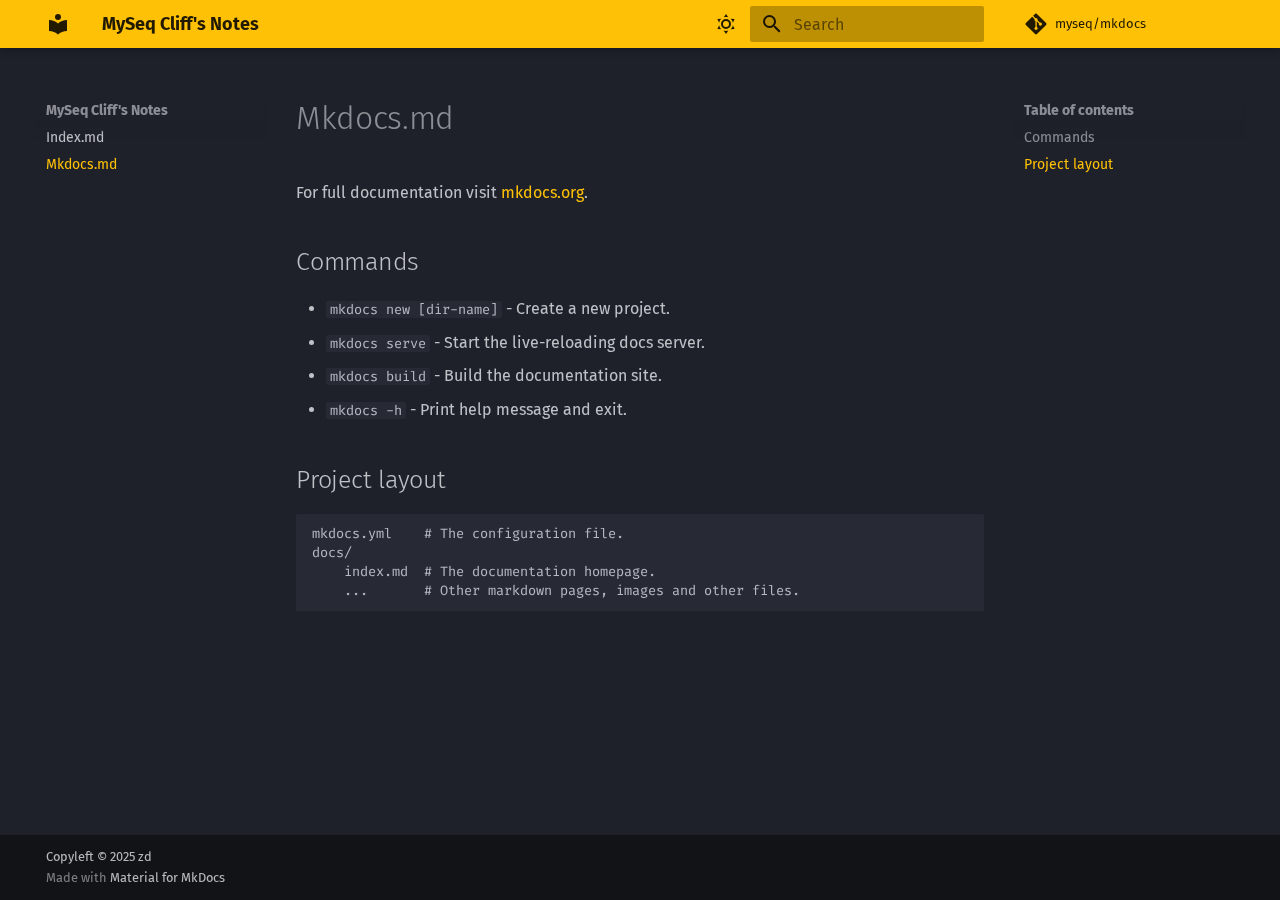
<file: mkdocs/index.html>
<!doctype html>
<html lang="en" class="no-js">
  <head>
    
      <meta charset="utf-8">
      <meta name="viewport" content="width=device-width,initial-scale=1">
      
        <meta name="description" content="Cliff's notes">
      
      
        <meta name="author" content="zd">
      
      
        <link rel="canonical" href="https://myseq.github.io/mkdocs/mkdocs/">
      
      
        <link rel="prev" href="..">
      
      
      
      <link rel="icon" href="../assets/images/favicon.png">
      <meta name="generator" content="mkdocs-1.6.1, mkdocs-material-9.6.22">
    
    
      
        <title>Mkdocs.md - MySeq Cliff's Notes</title>
      
    
    
      <link rel="stylesheet" href="../assets/stylesheets/main.84d31ad4.min.css">
      
        
        <link rel="stylesheet" href="../assets/stylesheets/palette.06af60db.min.css">
      
      


    
    
      
    
    
      
        
        
        <link rel="preconnect" href="https://fonts.gstatic.com" crossorigin>
        <link rel="stylesheet" href="https://fonts.googleapis.com/css?family=Fira+Sans:300,300i,400,400i,700,700i%7CFira+Code:400,400i,700,700i&display=fallback">
        <style>:root{--md-text-font:"Fira Sans";--md-code-font:"Fira Code"}</style>
      
    
    
    <script>__md_scope=new URL("..",location),__md_hash=e=>[...e].reduce(((e,_)=>(e<<5)-e+_.charCodeAt(0)),0),__md_get=(e,_=localStorage,t=__md_scope)=>JSON.parse(_.getItem(t.pathname+"."+e)),__md_set=(e,_,t=localStorage,a=__md_scope)=>{try{t.setItem(a.pathname+"."+e,JSON.stringify(_))}catch(e){}}</script>
    
      

    
    
    
  </head>
  
  
    
    
      
    
    
    
    
    <body dir="ltr" data-md-color-scheme="slate" data-md-color-primary="amber" data-md-color-accent="lime">
  
    
    <input class="md-toggle" data-md-toggle="drawer" type="checkbox" id="__drawer" autocomplete="off">
    <input class="md-toggle" data-md-toggle="search" type="checkbox" id="__search" autocomplete="off">
    <label class="md-overlay" for="__drawer"></label>
    <div data-md-component="skip">
      
        
        <a href="#mkdocsmd" class="md-skip">
          Skip to content
        </a>
      
    </div>
    <div data-md-component="announce">
      
    </div>
    
    
      

  

<header class="md-header md-header--shadow" data-md-component="header">
  <nav class="md-header__inner md-grid" aria-label="Header">
    <a href=".." title="MySeq Cliff&#39;s Notes" class="md-header__button md-logo" aria-label="MySeq Cliff's Notes" data-md-component="logo">
      
  
  <svg xmlns="http://www.w3.org/2000/svg" viewBox="0 0 24 24"><path d="M12 8a3 3 0 0 0 3-3 3 3 0 0 0-3-3 3 3 0 0 0-3 3 3 3 0 0 0 3 3m0 3.54C9.64 9.35 6.5 8 3 8v11c3.5 0 6.64 1.35 9 3.54 2.36-2.19 5.5-3.54 9-3.54V8c-3.5 0-6.64 1.35-9 3.54"/></svg>

    </a>
    <label class="md-header__button md-icon" for="__drawer">
      
      <svg xmlns="http://www.w3.org/2000/svg" viewBox="0 0 24 24"><path d="M3 6h18v2H3zm0 5h18v2H3zm0 5h18v2H3z"/></svg>
    </label>
    <div class="md-header__title" data-md-component="header-title">
      <div class="md-header__ellipsis">
        <div class="md-header__topic">
          <span class="md-ellipsis">
            MySeq Cliff's Notes
          </span>
        </div>
        <div class="md-header__topic" data-md-component="header-topic">
          <span class="md-ellipsis">
            
              Mkdocs.md
            
          </span>
        </div>
      </div>
    </div>
    
      
        <form class="md-header__option" data-md-component="palette">
  
    
    
    
    <input class="md-option" data-md-color-media="" data-md-color-scheme="slate" data-md-color-primary="amber" data-md-color-accent="lime"  aria-label="Switch to light mode"  type="radio" name="__palette" id="__palette_0">
    
      <label class="md-header__button md-icon" title="Switch to light mode" for="__palette_1" hidden>
        <svg xmlns="http://www.w3.org/2000/svg" viewBox="0 0 24 24"><path d="M12 7a5 5 0 0 1 5 5 5 5 0 0 1-5 5 5 5 0 0 1-5-5 5 5 0 0 1 5-5m0 2a3 3 0 0 0-3 3 3 3 0 0 0 3 3 3 3 0 0 0 3-3 3 3 0 0 0-3-3m0-7 2.39 3.42C13.65 5.15 12.84 5 12 5s-1.65.15-2.39.42zM3.34 7l4.16-.35A7.2 7.2 0 0 0 5.94 8.5c-.44.74-.69 1.5-.83 2.29zm.02 10 1.76-3.77a7.131 7.131 0 0 0 2.38 4.14zM20.65 7l-1.77 3.79a7.02 7.02 0 0 0-2.38-4.15zm-.01 10-4.14.36c.59-.51 1.12-1.14 1.54-1.86.42-.73.69-1.5.83-2.29zM12 22l-2.41-3.44c.74.27 1.55.44 2.41.44.82 0 1.63-.17 2.37-.44z"/></svg>
      </label>
    
  
    
    
    
    <input class="md-option" data-md-color-media="" data-md-color-scheme="light" data-md-color-primary="light-blue" data-md-color-accent="indigo"  aria-label="Switch to dark mode"  type="radio" name="__palette" id="__palette_1">
    
      <label class="md-header__button md-icon" title="Switch to dark mode" for="__palette_0" hidden>
        <svg xmlns="http://www.w3.org/2000/svg" viewBox="0 0 24 24"><path d="m17.75 4.09-2.53 1.94.91 3.06-2.63-1.81-2.63 1.81.91-3.06-2.53-1.94L12.44 4l1.06-3 1.06 3zm3.5 6.91-1.64 1.25.59 1.98-1.7-1.17-1.7 1.17.59-1.98L15.75 11l2.06-.05L18.5 9l.69 1.95zm-2.28 4.95c.83-.08 1.72 1.1 1.19 1.85-.32.45-.66.87-1.08 1.27C15.17 23 8.84 23 4.94 19.07c-3.91-3.9-3.91-10.24 0-14.14.4-.4.82-.76 1.27-1.08.75-.53 1.93.36 1.85 1.19-.27 2.86.69 5.83 2.89 8.02a9.96 9.96 0 0 0 8.02 2.89m-1.64 2.02a12.08 12.08 0 0 1-7.8-3.47c-2.17-2.19-3.33-5-3.49-7.82-2.81 3.14-2.7 7.96.31 10.98 3.02 3.01 7.84 3.12 10.98.31"/></svg>
      </label>
    
  
</form>
      
    
    
      <script>var palette=__md_get("__palette");if(palette&&palette.color){if("(prefers-color-scheme)"===palette.color.media){var media=matchMedia("(prefers-color-scheme: light)"),input=document.querySelector(media.matches?"[data-md-color-media='(prefers-color-scheme: light)']":"[data-md-color-media='(prefers-color-scheme: dark)']");palette.color.media=input.getAttribute("data-md-color-media"),palette.color.scheme=input.getAttribute("data-md-color-scheme"),palette.color.primary=input.getAttribute("data-md-color-primary"),palette.color.accent=input.getAttribute("data-md-color-accent")}for(var[key,value]of Object.entries(palette.color))document.body.setAttribute("data-md-color-"+key,value)}</script>
    
    
    
      
      
        <label class="md-header__button md-icon" for="__search">
          
          <svg xmlns="http://www.w3.org/2000/svg" viewBox="0 0 24 24"><path d="M9.5 3A6.5 6.5 0 0 1 16 9.5c0 1.61-.59 3.09-1.56 4.23l.27.27h.79l5 5-1.5 1.5-5-5v-.79l-.27-.27A6.52 6.52 0 0 1 9.5 16 6.5 6.5 0 0 1 3 9.5 6.5 6.5 0 0 1 9.5 3m0 2C7 5 5 7 5 9.5S7 14 9.5 14 14 12 14 9.5 12 5 9.5 5"/></svg>
        </label>
        <div class="md-search" data-md-component="search" role="dialog">
  <label class="md-search__overlay" for="__search"></label>
  <div class="md-search__inner" role="search">
    <form class="md-search__form" name="search">
      <input type="text" class="md-search__input" name="query" aria-label="Search" placeholder="Search" autocapitalize="off" autocorrect="off" autocomplete="off" spellcheck="false" data-md-component="search-query" required>
      <label class="md-search__icon md-icon" for="__search">
        
        <svg xmlns="http://www.w3.org/2000/svg" viewBox="0 0 24 24"><path d="M9.5 3A6.5 6.5 0 0 1 16 9.5c0 1.61-.59 3.09-1.56 4.23l.27.27h.79l5 5-1.5 1.5-5-5v-.79l-.27-.27A6.52 6.52 0 0 1 9.5 16 6.5 6.5 0 0 1 3 9.5 6.5 6.5 0 0 1 9.5 3m0 2C7 5 5 7 5 9.5S7 14 9.5 14 14 12 14 9.5 12 5 9.5 5"/></svg>
        
        <svg xmlns="http://www.w3.org/2000/svg" viewBox="0 0 24 24"><path d="M20 11v2H8l5.5 5.5-1.42 1.42L4.16 12l7.92-7.92L13.5 5.5 8 11z"/></svg>
      </label>
      <nav class="md-search__options" aria-label="Search">
        
        <button type="reset" class="md-search__icon md-icon" title="Clear" aria-label="Clear" tabindex="-1">
          
          <svg xmlns="http://www.w3.org/2000/svg" viewBox="0 0 24 24"><path d="M19 6.41 17.59 5 12 10.59 6.41 5 5 6.41 10.59 12 5 17.59 6.41 19 12 13.41 17.59 19 19 17.59 13.41 12z"/></svg>
        </button>
      </nav>
      
    </form>
    <div class="md-search__output">
      <div class="md-search__scrollwrap" tabindex="0" data-md-scrollfix>
        <div class="md-search-result" data-md-component="search-result">
          <div class="md-search-result__meta">
            Initializing search
          </div>
          <ol class="md-search-result__list" role="presentation"></ol>
        </div>
      </div>
    </div>
  </div>
</div>
      
    
    
      <div class="md-header__source">
        <a href="https://github.com/myseq/mkdocs" title="Go to repository" class="md-source" data-md-component="source">
  <div class="md-source__icon md-icon">
    
    <svg xmlns="http://www.w3.org/2000/svg" viewBox="0 0 448 512"><!--! Font Awesome Free 7.1.0 by @fontawesome - https://fontawesome.com License - https://fontawesome.com/license/free (Icons: CC BY 4.0, Fonts: SIL OFL 1.1, Code: MIT License) Copyright 2025 Fonticons, Inc.--><path d="M439.6 236.1 244 40.5c-5.4-5.5-12.8-8.5-20.4-8.5s-15 3-20.4 8.4L162.5 81l51.5 51.5c27.1-9.1 52.7 16.8 43.4 43.7l49.7 49.7c34.2-11.8 61.2 31 35.5 56.7-26.5 26.5-70.2-2.9-56-37.3L240.3 199v121.9c25.3 12.5 22.3 41.8 9.1 55-6.4 6.4-15.2 10.1-24.3 10.1s-17.8-3.6-24.3-10.1c-17.6-17.6-11.1-46.9 11.2-56v-123c-20.8-8.5-24.6-30.7-18.6-45L142.6 101 8.5 235.1C3 240.6 0 247.9 0 255.5s3 15 8.5 20.4l195.6 195.7c5.4 5.4 12.7 8.4 20.4 8.4s15-3 20.4-8.4l194.7-194.7c5.4-5.4 8.4-12.8 8.4-20.4s-3-15-8.4-20.4"/></svg>
  </div>
  <div class="md-source__repository">
    myseq/mkdocs
  </div>
</a>
      </div>
    
  </nav>
  
</header>
    
    <div class="md-container" data-md-component="container">
      
      
        
          
        
      
      <main class="md-main" data-md-component="main">
        <div class="md-main__inner md-grid">
          
            
              
              <div class="md-sidebar md-sidebar--primary" data-md-component="sidebar" data-md-type="navigation" >
                <div class="md-sidebar__scrollwrap">
                  <div class="md-sidebar__inner">
                    



<nav class="md-nav md-nav--primary" aria-label="Navigation" data-md-level="0">
  <label class="md-nav__title" for="__drawer">
    <a href=".." title="MySeq Cliff&#39;s Notes" class="md-nav__button md-logo" aria-label="MySeq Cliff's Notes" data-md-component="logo">
      
  
  <svg xmlns="http://www.w3.org/2000/svg" viewBox="0 0 24 24"><path d="M12 8a3 3 0 0 0 3-3 3 3 0 0 0-3-3 3 3 0 0 0-3 3 3 3 0 0 0 3 3m0 3.54C9.64 9.35 6.5 8 3 8v11c3.5 0 6.64 1.35 9 3.54 2.36-2.19 5.5-3.54 9-3.54V8c-3.5 0-6.64 1.35-9 3.54"/></svg>

    </a>
    MySeq Cliff's Notes
  </label>
  
    <div class="md-nav__source">
      <a href="https://github.com/myseq/mkdocs" title="Go to repository" class="md-source" data-md-component="source">
  <div class="md-source__icon md-icon">
    
    <svg xmlns="http://www.w3.org/2000/svg" viewBox="0 0 448 512"><!--! Font Awesome Free 7.1.0 by @fontawesome - https://fontawesome.com License - https://fontawesome.com/license/free (Icons: CC BY 4.0, Fonts: SIL OFL 1.1, Code: MIT License) Copyright 2025 Fonticons, Inc.--><path d="M439.6 236.1 244 40.5c-5.4-5.5-12.8-8.5-20.4-8.5s-15 3-20.4 8.4L162.5 81l51.5 51.5c27.1-9.1 52.7 16.8 43.4 43.7l49.7 49.7c34.2-11.8 61.2 31 35.5 56.7-26.5 26.5-70.2-2.9-56-37.3L240.3 199v121.9c25.3 12.5 22.3 41.8 9.1 55-6.4 6.4-15.2 10.1-24.3 10.1s-17.8-3.6-24.3-10.1c-17.6-17.6-11.1-46.9 11.2-56v-123c-20.8-8.5-24.6-30.7-18.6-45L142.6 101 8.5 235.1C3 240.6 0 247.9 0 255.5s3 15 8.5 20.4l195.6 195.7c5.4 5.4 12.7 8.4 20.4 8.4s15-3 20.4-8.4l194.7-194.7c5.4-5.4 8.4-12.8 8.4-20.4s-3-15-8.4-20.4"/></svg>
  </div>
  <div class="md-source__repository">
    myseq/mkdocs
  </div>
</a>
    </div>
  
  <ul class="md-nav__list" data-md-scrollfix>
    
      
      
  
  
  
  
    <li class="md-nav__item">
      <a href=".." class="md-nav__link">
        
  
  
  <span class="md-ellipsis">
    Index.md
    
  </span>
  

      </a>
    </li>
  

    
      
      
  
  
    
  
  
  
    <li class="md-nav__item md-nav__item--active">
      
      <input class="md-nav__toggle md-toggle" type="checkbox" id="__toc">
      
      
        
      
      
        <label class="md-nav__link md-nav__link--active" for="__toc">
          
  
  
  <span class="md-ellipsis">
    Mkdocs.md
    
  </span>
  

          <span class="md-nav__icon md-icon"></span>
        </label>
      
      <a href="./" class="md-nav__link md-nav__link--active">
        
  
  
  <span class="md-ellipsis">
    Mkdocs.md
    
  </span>
  

      </a>
      
        

<nav class="md-nav md-nav--secondary" aria-label="Table of contents">
  
  
  
    
  
  
    <label class="md-nav__title" for="__toc">
      <span class="md-nav__icon md-icon"></span>
      Table of contents
    </label>
    <ul class="md-nav__list" data-md-component="toc" data-md-scrollfix>
      
        <li class="md-nav__item">
  <a href="#commands" class="md-nav__link">
    <span class="md-ellipsis">
      Commands
    </span>
  </a>
  
</li>
      
        <li class="md-nav__item">
  <a href="#project-layout" class="md-nav__link">
    <span class="md-ellipsis">
      Project layout
    </span>
  </a>
  
</li>
      
    </ul>
  
</nav>
      
    </li>
  

    
  </ul>
</nav>
                  </div>
                </div>
              </div>
            
            
              
              <div class="md-sidebar md-sidebar--secondary" data-md-component="sidebar" data-md-type="toc" >
                <div class="md-sidebar__scrollwrap">
                  <div class="md-sidebar__inner">
                    

<nav class="md-nav md-nav--secondary" aria-label="Table of contents">
  
  
  
    
  
  
    <label class="md-nav__title" for="__toc">
      <span class="md-nav__icon md-icon"></span>
      Table of contents
    </label>
    <ul class="md-nav__list" data-md-component="toc" data-md-scrollfix>
      
        <li class="md-nav__item">
  <a href="#commands" class="md-nav__link">
    <span class="md-ellipsis">
      Commands
    </span>
  </a>
  
</li>
      
        <li class="md-nav__item">
  <a href="#project-layout" class="md-nav__link">
    <span class="md-ellipsis">
      Project layout
    </span>
  </a>
  
</li>
      
    </ul>
  
</nav>
                  </div>
                </div>
              </div>
            
          
          
            <div class="md-content" data-md-component="content">
              <article class="md-content__inner md-typeset">
                
                  


  
  


<h1 id="mkdocsmd">Mkdocs.md</h1>
<p>For full documentation visit <a href="https://www.mkdocs.org">mkdocs.org</a>.</p>
<h2 id="commands">Commands</h2>
<ul>
<li><code>mkdocs new [dir-name]</code> - Create a new project.</li>
<li><code>mkdocs serve</code> - Start the live-reloading docs server.</li>
<li><code>mkdocs build</code> - Build the documentation site.</li>
<li><code>mkdocs -h</code> - Print help message and exit.</li>
</ul>
<h2 id="project-layout">Project layout</h2>
<pre><code>mkdocs.yml    # The configuration file.
docs/
    index.md  # The documentation homepage.
    ...       # Other markdown pages, images and other files.
</code></pre>












                
              </article>
            </div>
          
          
<script>var target=document.getElementById(location.hash.slice(1));target&&target.name&&(target.checked=target.name.startsWith("__tabbed_"))</script>
        </div>
        
      </main>
      
        <footer class="md-footer">
  
  <div class="md-footer-meta md-typeset">
    <div class="md-footer-meta__inner md-grid">
      <div class="md-copyright">
  
    <div class="md-copyright__highlight">
      Copyleft &copy; 2025 zd
    </div>
  
  
    Made with
    <a href="https://squidfunk.github.io/mkdocs-material/" target="_blank" rel="noopener">
      Material for MkDocs
    </a>
  
</div>
      
    </div>
  </div>
</footer>
      
    </div>
    <div class="md-dialog" data-md-component="dialog">
      <div class="md-dialog__inner md-typeset"></div>
    </div>
    
    
    
      
      <script id="__config" type="application/json">{"base": "..", "features": [], "search": "../assets/javascripts/workers/search.973d3a69.min.js", "tags": null, "translations": {"clipboard.copied": "Copied to clipboard", "clipboard.copy": "Copy to clipboard", "search.result.more.one": "1 more on this page", "search.result.more.other": "# more on this page", "search.result.none": "No matching documents", "search.result.one": "1 matching document", "search.result.other": "# matching documents", "search.result.placeholder": "Type to start searching", "search.result.term.missing": "Missing", "select.version": "Select version"}, "version": null}</script>
    
    
      <script src="../assets/javascripts/bundle.f55a23d4.min.js"></script>
      
    
  </body>
</html>
</file>
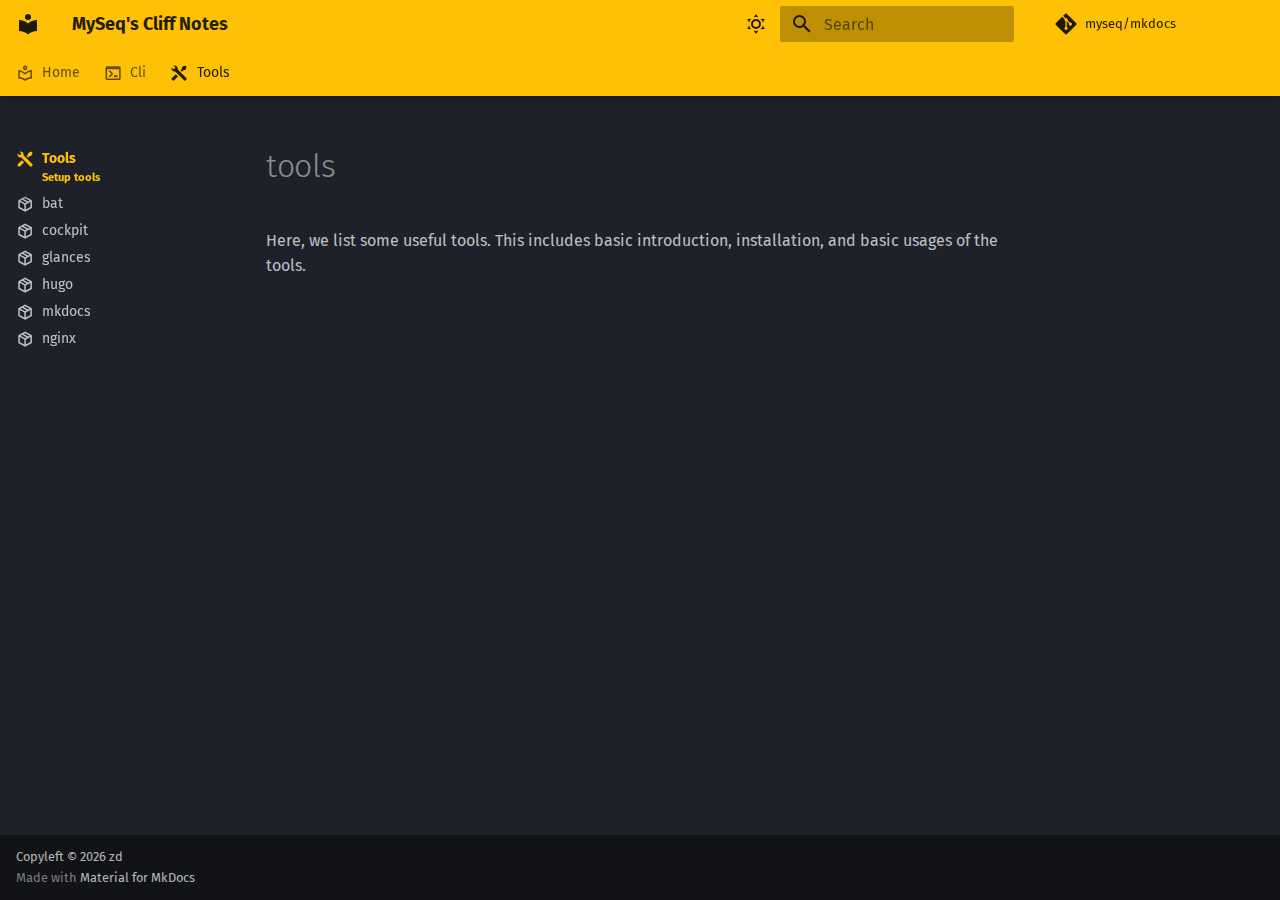
<file: tools/index.html>
<!doctype html>
<html lang="en" class="no-js">
  <head>
    
      <meta charset="utf-8">
      <meta name="viewport" content="width=device-width,initial-scale=1">
      
        <meta name="description" content="Cliff notes collected in MySeq">
      
      
        <meta name="author" content="xx">
      
      
        <link rel="canonical" href="https://myseq.github.io/mkdocs/tools/">
      
      
        <link rel="prev" href="../cli/user/">
      
      
        <link rel="next" href="bat/">
      
      
        
      
      
      <link rel="icon" href="../assets/images/favicon.png">
      <meta name="generator" content="mkdocs-1.6.1, mkdocs-material-9.7.6">
    
    
      
        <title>tools - MySeq's Cliff Notes</title>
      
    
    
      <link rel="stylesheet" href="../assets/stylesheets/main.484c7ddc.min.css">
      
        
        <link rel="stylesheet" href="../assets/stylesheets/palette.ab4e12ef.min.css">
      
      


    
    
      
    
    
      
        
        
        <link rel="preconnect" href="https://fonts.gstatic.com" crossorigin>
        <link rel="stylesheet" href="https://fonts.googleapis.com/css?family=Fira+Sans:300,300i,400,400i,700,700i%7CFira+Code:400,400i,700,700i&display=fallback">
        <style>:root{--md-text-font:"Fira Sans";--md-code-font:"Fira Code"}</style>
      
    
    
      <link rel="stylesheet" href="../stylesheets/extra.css">
    
    <script>__md_scope=new URL("..",location),__md_hash=e=>[...e].reduce(((e,_)=>(e<<5)-e+_.charCodeAt(0)),0),__md_get=(e,_=localStorage,t=__md_scope)=>JSON.parse(_.getItem(t.pathname+"."+e)),__md_set=(e,_,t=localStorage,a=__md_scope)=>{try{t.setItem(a.pathname+"."+e,JSON.stringify(_))}catch(e){}}</script>
    
      

    
    
  </head>
  
  
    
    
      
    
    
    
    
    <body dir="ltr" data-md-color-scheme="slate" data-md-color-primary="amber" data-md-color-accent="lime">
  
    
    <input class="md-toggle" data-md-toggle="drawer" type="checkbox" id="__drawer" autocomplete="off">
    <input class="md-toggle" data-md-toggle="search" type="checkbox" id="__search" autocomplete="off">
    <label class="md-overlay" for="__drawer"></label>
    <div data-md-component="skip">
      
    </div>
    <div data-md-component="announce">
      
    </div>
    
    
      

  

<header class="md-header md-header--shadow md-header--lifted" data-md-component="header">
  <nav class="md-header__inner md-grid" aria-label="Header">
    <a href=".." title="MySeq&#39;s Cliff Notes" class="md-header__button md-logo" aria-label="MySeq's Cliff Notes" data-md-component="logo">
      
  
  <svg xmlns="http://www.w3.org/2000/svg" viewBox="0 0 24 24"><path d="M12 8a3 3 0 0 0 3-3 3 3 0 0 0-3-3 3 3 0 0 0-3 3 3 3 0 0 0 3 3m0 3.54C9.64 9.35 6.5 8 3 8v11c3.5 0 6.64 1.35 9 3.54 2.36-2.19 5.5-3.54 9-3.54V8c-3.5 0-6.64 1.35-9 3.54"/></svg>

    </a>
    <label class="md-header__button md-icon" for="__drawer">
      
      <svg xmlns="http://www.w3.org/2000/svg" viewBox="0 0 24 24"><path d="M3 6h18v2H3zm0 5h18v2H3zm0 5h18v2H3z"/></svg>
    </label>
    <div class="md-header__title" data-md-component="header-title">
      <div class="md-header__ellipsis">
        <div class="md-header__topic">
          <span class="md-ellipsis">
            MySeq's Cliff Notes
          </span>
        </div>
        <div class="md-header__topic" data-md-component="header-topic">
          <span class="md-ellipsis">
            
              tools
            
          </span>
        </div>
      </div>
    </div>
    
      
        <form class="md-header__option" data-md-component="palette">
  
    
    
    
    <input class="md-option" data-md-color-media="" data-md-color-scheme="slate" data-md-color-primary="amber" data-md-color-accent="lime"  aria-label="Switch to light mode"  type="radio" name="__palette" id="__palette_0">
    
      <label class="md-header__button md-icon" title="Switch to light mode" for="__palette_1" hidden>
        <svg xmlns="http://www.w3.org/2000/svg" viewBox="0 0 24 24"><path d="M12 7a5 5 0 0 1 5 5 5 5 0 0 1-5 5 5 5 0 0 1-5-5 5 5 0 0 1 5-5m0 2a3 3 0 0 0-3 3 3 3 0 0 0 3 3 3 3 0 0 0 3-3 3 3 0 0 0-3-3m0-7 2.39 3.42C13.65 5.15 12.84 5 12 5s-1.65.15-2.39.42zM3.34 7l4.16-.35A7.2 7.2 0 0 0 5.94 8.5c-.44.74-.69 1.5-.83 2.29zm.02 10 1.76-3.77a7.131 7.131 0 0 0 2.38 4.14zM20.65 7l-1.77 3.79a7.02 7.02 0 0 0-2.38-4.15zm-.01 10-4.14.36c.59-.51 1.12-1.14 1.54-1.86.42-.73.69-1.5.83-2.29zM12 22l-2.41-3.44c.74.27 1.55.44 2.41.44.82 0 1.63-.17 2.37-.44z"/></svg>
      </label>
    
  
    
    
    
    <input class="md-option" data-md-color-media="" data-md-color-scheme="light" data-md-color-primary="light-blue" data-md-color-accent="indigo"  aria-label="Switch to dark mode"  type="radio" name="__palette" id="__palette_1">
    
      <label class="md-header__button md-icon" title="Switch to dark mode" for="__palette_0" hidden>
        <svg xmlns="http://www.w3.org/2000/svg" viewBox="0 0 24 24"><path d="m17.75 4.09-2.53 1.94.91 3.06-2.63-1.81-2.63 1.81.91-3.06-2.53-1.94L12.44 4l1.06-3 1.06 3zm3.5 6.91-1.64 1.25.59 1.98-1.7-1.17-1.7 1.17.59-1.98L15.75 11l2.06-.05L18.5 9l.69 1.95zm-2.28 4.95c.83-.08 1.72 1.1 1.19 1.85-.32.45-.66.87-1.08 1.27C15.17 23 8.84 23 4.94 19.07c-3.91-3.9-3.91-10.24 0-14.14.4-.4.82-.76 1.27-1.08.75-.53 1.93.36 1.85 1.19-.27 2.86.69 5.83 2.89 8.02a9.96 9.96 0 0 0 8.02 2.89m-1.64 2.02a12.08 12.08 0 0 1-7.8-3.47c-2.17-2.19-3.33-5-3.49-7.82-2.81 3.14-2.7 7.96.31 10.98 3.02 3.01 7.84 3.12 10.98.31"/></svg>
      </label>
    
  
</form>
      
    
    
      <script>var palette=__md_get("__palette");if(palette&&palette.color){if("(prefers-color-scheme)"===palette.color.media){var media=matchMedia("(prefers-color-scheme: light)"),input=document.querySelector(media.matches?"[data-md-color-media='(prefers-color-scheme: light)']":"[data-md-color-media='(prefers-color-scheme: dark)']");palette.color.media=input.getAttribute("data-md-color-media"),palette.color.scheme=input.getAttribute("data-md-color-scheme"),palette.color.primary=input.getAttribute("data-md-color-primary"),palette.color.accent=input.getAttribute("data-md-color-accent")}for(var[key,value]of Object.entries(palette.color))document.body.setAttribute("data-md-color-"+key,value)}</script>
    
    
    
      
      
        <label class="md-header__button md-icon" for="__search">
          
          <svg xmlns="http://www.w3.org/2000/svg" viewBox="0 0 24 24"><path d="M9.5 3A6.5 6.5 0 0 1 16 9.5c0 1.61-.59 3.09-1.56 4.23l.27.27h.79l5 5-1.5 1.5-5-5v-.79l-.27-.27A6.52 6.52 0 0 1 9.5 16 6.5 6.5 0 0 1 3 9.5 6.5 6.5 0 0 1 9.5 3m0 2C7 5 5 7 5 9.5S7 14 9.5 14 14 12 14 9.5 12 5 9.5 5"/></svg>
        </label>
        <div class="md-search" data-md-component="search" role="dialog">
  <label class="md-search__overlay" for="__search"></label>
  <div class="md-search__inner" role="search">
    <form class="md-search__form" name="search">
      <input type="text" class="md-search__input" name="query" aria-label="Search" placeholder="Search" autocapitalize="off" autocorrect="off" autocomplete="off" spellcheck="false" data-md-component="search-query" required>
      <label class="md-search__icon md-icon" for="__search">
        
        <svg xmlns="http://www.w3.org/2000/svg" viewBox="0 0 24 24"><path d="M9.5 3A6.5 6.5 0 0 1 16 9.5c0 1.61-.59 3.09-1.56 4.23l.27.27h.79l5 5-1.5 1.5-5-5v-.79l-.27-.27A6.52 6.52 0 0 1 9.5 16 6.5 6.5 0 0 1 3 9.5 6.5 6.5 0 0 1 9.5 3m0 2C7 5 5 7 5 9.5S7 14 9.5 14 14 12 14 9.5 12 5 9.5 5"/></svg>
        
        <svg xmlns="http://www.w3.org/2000/svg" viewBox="0 0 24 24"><path d="M20 11v2H8l5.5 5.5-1.42 1.42L4.16 12l7.92-7.92L13.5 5.5 8 11z"/></svg>
      </label>
      <nav class="md-search__options" aria-label="Search">
        
        <button type="reset" class="md-search__icon md-icon" title="Clear" aria-label="Clear" tabindex="-1">
          
          <svg xmlns="http://www.w3.org/2000/svg" viewBox="0 0 24 24"><path d="M19 6.41 17.59 5 12 10.59 6.41 5 5 6.41 10.59 12 5 17.59 6.41 19 12 13.41 17.59 19 19 17.59 13.41 12z"/></svg>
        </button>
      </nav>
      
        <div class="md-search__suggest" data-md-component="search-suggest"></div>
      
    </form>
    <div class="md-search__output">
      <div class="md-search__scrollwrap" tabindex="0" data-md-scrollfix>
        <div class="md-search-result" data-md-component="search-result">
          <div class="md-search-result__meta">
            Initializing search
          </div>
          <ol class="md-search-result__list" role="presentation"></ol>
        </div>
      </div>
    </div>
  </div>
</div>
      
    
    
      <div class="md-header__source">
        <a href="https://github.com/myseq/mkdocs" title="Go to repository" class="md-source" data-md-component="source">
  <div class="md-source__icon md-icon">
    
    <svg xmlns="http://www.w3.org/2000/svg" viewBox="0 0 448 512"><!--! Font Awesome Free 7.1.0 by @fontawesome - https://fontawesome.com License - https://fontawesome.com/license/free (Icons: CC BY 4.0, Fonts: SIL OFL 1.1, Code: MIT License) Copyright 2025 Fonticons, Inc.--><path d="M439.6 236.1 244 40.5c-5.4-5.5-12.8-8.5-20.4-8.5s-15 3-20.4 8.4L162.5 81l51.5 51.5c27.1-9.1 52.7 16.8 43.4 43.7l49.7 49.7c34.2-11.8 61.2 31 35.5 56.7-26.5 26.5-70.2-2.9-56-37.3L240.3 199v121.9c25.3 12.5 22.3 41.8 9.1 55-6.4 6.4-15.2 10.1-24.3 10.1s-17.8-3.6-24.3-10.1c-17.6-17.6-11.1-46.9 11.2-56v-123c-20.8-8.5-24.6-30.7-18.6-45L142.6 101 8.5 235.1C3 240.6 0 247.9 0 255.5s3 15 8.5 20.4l195.6 195.7c5.4 5.4 12.7 8.4 20.4 8.4s15-3 20.4-8.4l194.7-194.7c5.4-5.4 8.4-12.8 8.4-20.4s-3-15-8.4-20.4"/></svg>
  </div>
  <div class="md-source__repository">
    myseq/mkdocs
  </div>
</a>
      </div>
    
  </nav>
  
    
      
<nav class="md-tabs" aria-label="Tabs" data-md-component="tabs">
  <div class="md-grid">
    <ul class="md-tabs__list">
      
        
  
  
  
  
    <li class="md-tabs__item">
      <a href=".." class="md-tabs__link">
        
  
  
    
      <svg xmlns="http://www.w3.org/2000/svg" viewBox="0 0 24 24"><path d="M12 14.27 10.64 13A11.24 11.24 0 0 0 5 10.18v6.95c2.61.34 5 1.34 7 2.82 2-1.48 4.39-2.48 7-2.82v-6.95c-2.16.39-4.09 1.39-5.64 2.82M19 8.15c.65-.1 1.32-.15 2-.15v11c-3.5 0-6.64 1.35-9 3.54C9.64 20.35 6.5 19 3 19V8c.68 0 1.35.05 2 .15 2.69.41 5.1 1.63 7 3.39 1.9-1.76 4.31-2.98 7-3.39M12 6c.27 0 .5-.1.71-.29.19-.21.29-.44.29-.71s-.1-.5-.29-.71C12.5 4.11 12.27 4 12 4s-.5.11-.71.29c-.18.21-.29.45-.29.71s.11.5.29.71c.21.19.45.29.71.29m2.12 1.12a2.997 2.997 0 1 1-4.24-4.24 2.997 2.997 0 1 1 4.24 4.24"/></svg>
    
  
  Home

      </a>
    </li>
  

      
        
  
  
  
  
    
    
      <li class="md-tabs__item">
        <a href="../cli/" class="md-tabs__link">
          
  
  
    
      <svg xmlns="http://www.w3.org/2000/svg" viewBox="0 0 24 24"><path d="M20 19V7H4v12zm0-16a2 2 0 0 1 2 2v14a2 2 0 0 1-2 2H4a2 2 0 0 1-2-2V5a2 2 0 0 1 2-2zm-7 14v-2h5v2zm-3.42-4L5.57 9H8.4l3.3 3.3c.39.39.39 1.03 0 1.42L8.42 17H5.59z"/></svg>
    
  
  Cli

        </a>
      </li>
    
  

      
        
  
  
  
    
  
  
    
    
      <li class="md-tabs__item md-tabs__item--active">
        <a href="./" class="md-tabs__link">
          
  
  
    
      <svg xmlns="http://www.w3.org/2000/svg" viewBox="0 0 24 24"><path d="m21.71 20.29-1.42 1.42a1 1 0 0 1-1.41 0L7 9.85A3.8 3.8 0 0 1 6 10a4 4 0 0 1-3.78-5.3l2.54 2.54.53-.53 1.42-1.42.53-.53L4.7 2.22A4 4 0 0 1 10 6a3.8 3.8 0 0 1-.15 1l11.86 11.88a1 1 0 0 1 0 1.41M2.29 18.88a1 1 0 0 0 0 1.41l1.42 1.42a1 1 0 0 0 1.41 0l5.47-5.46-2.83-2.83M20 2l-4 2v2l-2.17 2.17 2 2L18 8h2l2-4Z"/></svg>
    
  
  Tools

        </a>
      </li>
    
  

      
    </ul>
  </div>
</nav>
    
  
</header>
    
    <div class="md-container" data-md-component="container">
      
      
        
      
      <main class="md-main" data-md-component="main">
        <div class="md-main__inner md-grid">
          
            
              
              <div class="md-sidebar md-sidebar--primary" data-md-component="sidebar" data-md-type="navigation" >
                <div class="md-sidebar__scrollwrap">
                  <div class="md-sidebar__inner">
                    


  


<nav class="md-nav md-nav--primary md-nav--lifted" aria-label="Navigation" data-md-level="0">
  <label class="md-nav__title" for="__drawer">
    <a href=".." title="MySeq&#39;s Cliff Notes" class="md-nav__button md-logo" aria-label="MySeq's Cliff Notes" data-md-component="logo">
      
  
  <svg xmlns="http://www.w3.org/2000/svg" viewBox="0 0 24 24"><path d="M12 8a3 3 0 0 0 3-3 3 3 0 0 0-3-3 3 3 0 0 0-3 3 3 3 0 0 0 3 3m0 3.54C9.64 9.35 6.5 8 3 8v11c3.5 0 6.64 1.35 9 3.54 2.36-2.19 5.5-3.54 9-3.54V8c-3.5 0-6.64 1.35-9 3.54"/></svg>

    </a>
    MySeq's Cliff Notes
  </label>
  
    <div class="md-nav__source">
      <a href="https://github.com/myseq/mkdocs" title="Go to repository" class="md-source" data-md-component="source">
  <div class="md-source__icon md-icon">
    
    <svg xmlns="http://www.w3.org/2000/svg" viewBox="0 0 448 512"><!--! Font Awesome Free 7.1.0 by @fontawesome - https://fontawesome.com License - https://fontawesome.com/license/free (Icons: CC BY 4.0, Fonts: SIL OFL 1.1, Code: MIT License) Copyright 2025 Fonticons, Inc.--><path d="M439.6 236.1 244 40.5c-5.4-5.5-12.8-8.5-20.4-8.5s-15 3-20.4 8.4L162.5 81l51.5 51.5c27.1-9.1 52.7 16.8 43.4 43.7l49.7 49.7c34.2-11.8 61.2 31 35.5 56.7-26.5 26.5-70.2-2.9-56-37.3L240.3 199v121.9c25.3 12.5 22.3 41.8 9.1 55-6.4 6.4-15.2 10.1-24.3 10.1s-17.8-3.6-24.3-10.1c-17.6-17.6-11.1-46.9 11.2-56v-123c-20.8-8.5-24.6-30.7-18.6-45L142.6 101 8.5 235.1C3 240.6 0 247.9 0 255.5s3 15 8.5 20.4l195.6 195.7c5.4 5.4 12.7 8.4 20.4 8.4s15-3 20.4-8.4l194.7-194.7c5.4-5.4 8.4-12.8 8.4-20.4s-3-15-8.4-20.4"/></svg>
  </div>
  <div class="md-source__repository">
    myseq/mkdocs
  </div>
</a>
    </div>
  
  <ul class="md-nav__list" data-md-scrollfix>
    
      
      
  
  
  
  
    <li class="md-nav__item">
      <a href=".." class="md-nav__link">
        
  
  
    <svg xmlns="http://www.w3.org/2000/svg" viewBox="0 0 24 24"><path d="M12 14.27 10.64 13A11.24 11.24 0 0 0 5 10.18v6.95c2.61.34 5 1.34 7 2.82 2-1.48 4.39-2.48 7-2.82v-6.95c-2.16.39-4.09 1.39-5.64 2.82M19 8.15c.65-.1 1.32-.15 2-.15v11c-3.5 0-6.64 1.35-9 3.54C9.64 20.35 6.5 19 3 19V8c.68 0 1.35.05 2 .15 2.69.41 5.1 1.63 7 3.39 1.9-1.76 4.31-2.98 7-3.39M12 6c.27 0 .5-.1.71-.29.19-.21.29-.44.29-.71s-.1-.5-.29-.71C12.5 4.11 12.27 4 12 4s-.5.11-.71.29c-.18.21-.29.45-.29.71s.11.5.29.71c.21.19.45.29.71.29m2.12 1.12a2.997 2.997 0 1 1-4.24-4.24 2.997 2.997 0 1 1 4.24 4.24"/></svg>
  
  <span class="md-ellipsis">
    
  
    Home
  

    
      <br>
      <small>Powered by MkDocs</small>
    
  </span>
  
  

      </a>
    </li>
  

    
      
      
  
  
  
  
    
    
      
        
          
        
      
        
      
        
      
        
      
        
      
        
      
    
    
    
      
      
        
      
    
    
    <li class="md-nav__item md-nav__item--nested">
      
        
        
        <input class="md-nav__toggle md-toggle " type="checkbox" id="__nav_2" >
        
          
          <div class="md-nav__link md-nav__container">
            <a href="../cli/" class="md-nav__link ">
              
  
  
    <svg xmlns="http://www.w3.org/2000/svg" viewBox="0 0 24 24"><path d="M20 19V7H4v12zm0-16a2 2 0 0 1 2 2v14a2 2 0 0 1-2 2H4a2 2 0 0 1-2-2V5a2 2 0 0 1 2-2zm-7 14v-2h5v2zm-3.42-4L5.57 9H8.4l3.3 3.3c.39.39.39 1.03 0 1.42L8.42 17H5.59z"/></svg>
  
  <span class="md-ellipsis">
    
  
    Cli
  

    
      <br>
      <small>Command Line</small>
    
  </span>
  
  

            </a>
            
              
              <label class="md-nav__link " for="__nav_2" id="__nav_2_label" tabindex="0">
                <span class="md-nav__icon md-icon"></span>
              </label>
            
          </div>
        
        <nav class="md-nav" data-md-level="1" aria-labelledby="__nav_2_label" aria-expanded="false">
          <label class="md-nav__title" for="__nav_2">
            <span class="md-nav__icon md-icon"></span>
            
  
    Cli
  

          </label>
          <ul class="md-nav__list" data-md-scrollfix>
            
              
            
              
                
  
  
  
  
    <li class="md-nav__item">
      <a href="../cli/config/" class="md-nav__link">
        
  
  
    <svg xmlns="http://www.w3.org/2000/svg" viewBox="0 0 24 24"><path d="M13 19v-3h8v3zm-4.5-6L2.47 7h4.24l4.96 4.95c.58.59.58 1.55 0 2.12L6.74 19H2.5z"/></svg>
  
  <span class="md-ellipsis">
    
  
    Config
  

    
  </span>
  
  

      </a>
    </li>
  

              
            
              
                
  
  
  
  
    <li class="md-nav__item">
      <a href="../cli/permissions/" class="md-nav__link">
        
  
  
    <svg xmlns="http://www.w3.org/2000/svg" viewBox="0 0 24 24"><path d="M13 19v-3h8v3zm-4.5-6L2.47 7h4.24l4.96 4.95c.58.59.58 1.55 0 2.12L6.74 19H2.5z"/></svg>
  
  <span class="md-ellipsis">
    
  
    Permission
  

    
  </span>
  
  

      </a>
    </li>
  

              
            
              
                
  
  
  
  
    <li class="md-nav__item">
      <a href="../cli/shell/" class="md-nav__link">
        
  
  
    <svg xmlns="http://www.w3.org/2000/svg" viewBox="0 0 24 24"><path d="M13 19v-3h8v3zm-4.5-6L2.47 7h4.24l4.96 4.95c.58.59.58 1.55 0 2.12L6.74 19H2.5z"/></svg>
  
  <span class="md-ellipsis">
    
  
    Shell
  

    
  </span>
  
  

      </a>
    </li>
  

              
            
              
                
  
  
  
  
    <li class="md-nav__item">
      <a href="../cli/ubuntu/" class="md-nav__link">
        
  
  
    <svg xmlns="http://www.w3.org/2000/svg" viewBox="0 0 24 24"><path d="M17.61.455a3.41 3.41 0 0 0-3.41 3.41 3.41 3.41 0 0 0 3.41 3.41 3.41 3.41 0 0 0 3.41-3.41 3.41 3.41 0 0 0-3.41-3.41M12.92.8C8.923.777 5.137 2.941 3.148 6.451a5 5 0 0 1 .26-.007 4.9 4.9 0 0 1 2.585.737A8.32 8.32 0 0 1 12.688 3.6 4.94 4.94 0 0 1 13.723.834 11 11 0 0 0 12.92.8m9.226 4.994a4.9 4.9 0 0 1-1.918 2.246 8.36 8.36 0 0 1-.273 8.303 4.9 4.9 0 0 1 1.632 2.54 11.16 11.16 0 0 0 .559-13.089M3.41 7.932A3.41 3.41 0 0 0 0 11.342a3.41 3.41 0 0 0 3.41 3.409 3.41 3.41 0 0 0 3.41-3.41 3.41 3.41 0 0 0-3.41-3.41zm2.027 7.866a4.9 4.9 0 0 1-2.915.358 11.1 11.1 0 0 0 7.991 6.698 11.2 11.2 0 0 0 2.422.249 4.88 4.88 0 0 1-.999-2.85 9 9 0 0 1-.836-.136 8.3 8.3 0 0 1-5.663-4.32zm11.405.928a3.41 3.41 0 0 0-3.41 3.41 3.41 3.41 0 0 0 3.41 3.41 3.41 3.41 0 0 0 3.41-3.41 3.41 3.41 0 0 0-3.41-3.41"/></svg>
  
  <span class="md-ellipsis">
    
  
    Ubuntu
  

    
  </span>
  
  

      </a>
    </li>
  

              
            
              
                
  
  
  
  
    <li class="md-nav__item">
      <a href="../cli/user/" class="md-nav__link">
        
  
  
    <svg xmlns="http://www.w3.org/2000/svg" viewBox="0 0 24 24"><path d="M13 19v-3h8v3zm-4.5-6L2.47 7h4.24l4.96 4.95c.58.59.58 1.55 0 2.12L6.74 19H2.5z"/></svg>
  
  <span class="md-ellipsis">
    
  
    User
  

    
  </span>
  
  

      </a>
    </li>
  

              
            
          </ul>
        </nav>
      
    </li>
  

    
      
      
  
  
    
  
  
  
    
    
      
        
          
        
      
        
      
        
      
        
      
        
      
        
      
        
      
    
    
    
      
        
        
      
      
        
      
    
    
    <li class="md-nav__item md-nav__item--active md-nav__item--section md-nav__item--nested">
      
        
        
        <input class="md-nav__toggle md-toggle " type="checkbox" id="__nav_3" checked>
        
          
          <div class="md-nav__link md-nav__container">
            <a href="./" class="md-nav__link md-nav__link--active">
              
  
  
    <svg xmlns="http://www.w3.org/2000/svg" viewBox="0 0 24 24"><path d="m21.71 20.29-1.42 1.42a1 1 0 0 1-1.41 0L7 9.85A3.8 3.8 0 0 1 6 10a4 4 0 0 1-3.78-5.3l2.54 2.54.53-.53 1.42-1.42.53-.53L4.7 2.22A4 4 0 0 1 10 6a3.8 3.8 0 0 1-.15 1l11.86 11.88a1 1 0 0 1 0 1.41M2.29 18.88a1 1 0 0 0 0 1.41l1.42 1.42a1 1 0 0 0 1.41 0l5.47-5.46-2.83-2.83M20 2l-4 2v2l-2.17 2.17 2 2L18 8h2l2-4Z"/></svg>
  
  <span class="md-ellipsis">
    
  
    Tools
  

    
      <br>
      <small>Setup tools</small>
    
  </span>
  
  

            </a>
            
              
              <label class="md-nav__link md-nav__link--active" for="__nav_3" id="__nav_3_label" tabindex="">
                <span class="md-nav__icon md-icon"></span>
              </label>
            
          </div>
        
        <nav class="md-nav" data-md-level="1" aria-labelledby="__nav_3_label" aria-expanded="true">
          <label class="md-nav__title" for="__nav_3">
            <span class="md-nav__icon md-icon"></span>
            
  
    Tools
  

          </label>
          <ul class="md-nav__list" data-md-scrollfix>
            
              
            
              
                
  
  
  
  
    <li class="md-nav__item">
      <a href="bat/" class="md-nav__link">
        
  
  
    <svg xmlns="http://www.w3.org/2000/svg" viewBox="0 0 24 24"><path d="M21 16.5c0 .38-.21.71-.53.88l-7.9 4.44c-.16.12-.36.18-.57.18s-.41-.06-.57-.18l-7.9-4.44A.99.99 0 0 1 3 16.5v-9c0-.38.21-.71.53-.88l7.9-4.44c.16-.12.36-.18.57-.18s.41.06.57.18l7.9 4.44c.32.17.53.5.53.88zM12 4.15l-1.89 1.07L16 8.61l1.96-1.11zM6.04 7.5 12 10.85l1.96-1.1-5.88-3.4zM5 15.91l6 3.38v-6.71L5 9.21zm14 0v-6.7l-6 3.37v6.71z"/></svg>
  
  <span class="md-ellipsis">
    
  
    bat
  

    
  </span>
  
  

      </a>
    </li>
  

              
            
              
                
  
  
  
  
    <li class="md-nav__item">
      <a href="cockpit/" class="md-nav__link">
        
  
  
    <svg xmlns="http://www.w3.org/2000/svg" viewBox="0 0 24 24"><path d="M21 16.5c0 .38-.21.71-.53.88l-7.9 4.44c-.16.12-.36.18-.57.18s-.41-.06-.57-.18l-7.9-4.44A.99.99 0 0 1 3 16.5v-9c0-.38.21-.71.53-.88l7.9-4.44c.16-.12.36-.18.57-.18s.41.06.57.18l7.9 4.44c.32.17.53.5.53.88zM12 4.15l-1.89 1.07L16 8.61l1.96-1.11zM6.04 7.5 12 10.85l1.96-1.1-5.88-3.4zM5 15.91l6 3.38v-6.71L5 9.21zm14 0v-6.7l-6 3.37v6.71z"/></svg>
  
  <span class="md-ellipsis">
    
  
    cockpit
  

    
  </span>
  
  

      </a>
    </li>
  

              
            
              
                
  
  
  
  
    <li class="md-nav__item">
      <a href="glances/" class="md-nav__link">
        
  
  
    <svg xmlns="http://www.w3.org/2000/svg" viewBox="0 0 24 24"><path d="M21 16.5c0 .38-.21.71-.53.88l-7.9 4.44c-.16.12-.36.18-.57.18s-.41-.06-.57-.18l-7.9-4.44A.99.99 0 0 1 3 16.5v-9c0-.38.21-.71.53-.88l7.9-4.44c.16-.12.36-.18.57-.18s.41.06.57.18l7.9 4.44c.32.17.53.5.53.88zM12 4.15l-1.89 1.07L16 8.61l1.96-1.11zM6.04 7.5 12 10.85l1.96-1.1-5.88-3.4zM5 15.91l6 3.38v-6.71L5 9.21zm14 0v-6.7l-6 3.37v6.71z"/></svg>
  
  <span class="md-ellipsis">
    
  
    glances
  

    
  </span>
  
  

      </a>
    </li>
  

              
            
              
                
  
  
  
  
    <li class="md-nav__item">
      <a href="hugo/" class="md-nav__link">
        
  
  
    <svg xmlns="http://www.w3.org/2000/svg" viewBox="0 0 24 24"><path d="M21 16.5c0 .38-.21.71-.53.88l-7.9 4.44c-.16.12-.36.18-.57.18s-.41-.06-.57-.18l-7.9-4.44A.99.99 0 0 1 3 16.5v-9c0-.38.21-.71.53-.88l7.9-4.44c.16-.12.36-.18.57-.18s.41.06.57.18l7.9 4.44c.32.17.53.5.53.88zM12 4.15l-1.89 1.07L16 8.61l1.96-1.11zM6.04 7.5 12 10.85l1.96-1.1-5.88-3.4zM5 15.91l6 3.38v-6.71L5 9.21zm14 0v-6.7l-6 3.37v6.71z"/></svg>
  
  <span class="md-ellipsis">
    
  
    hugo
  

    
  </span>
  
  

      </a>
    </li>
  

              
            
              
                
  
  
  
  
    <li class="md-nav__item">
      <a href="mkdocs/" class="md-nav__link">
        
  
  
    <svg xmlns="http://www.w3.org/2000/svg" viewBox="0 0 24 24"><path d="M21 16.5c0 .38-.21.71-.53.88l-7.9 4.44c-.16.12-.36.18-.57.18s-.41-.06-.57-.18l-7.9-4.44A.99.99 0 0 1 3 16.5v-9c0-.38.21-.71.53-.88l7.9-4.44c.16-.12.36-.18.57-.18s.41.06.57.18l7.9 4.44c.32.17.53.5.53.88zM12 4.15l-1.89 1.07L16 8.61l1.96-1.11zM6.04 7.5 12 10.85l1.96-1.1-5.88-3.4zM5 15.91l6 3.38v-6.71L5 9.21zm14 0v-6.7l-6 3.37v6.71z"/></svg>
  
  <span class="md-ellipsis">
    
  
    mkdocs
  

    
  </span>
  
  

      </a>
    </li>
  

              
            
              
                
  
  
  
  
    <li class="md-nav__item">
      <a href="nginx/" class="md-nav__link">
        
  
  
    <svg xmlns="http://www.w3.org/2000/svg" viewBox="0 0 24 24"><path d="M21 16.5c0 .38-.21.71-.53.88l-7.9 4.44c-.16.12-.36.18-.57.18s-.41-.06-.57-.18l-7.9-4.44A.99.99 0 0 1 3 16.5v-9c0-.38.21-.71.53-.88l7.9-4.44c.16-.12.36-.18.57-.18s.41.06.57.18l7.9 4.44c.32.17.53.5.53.88zM12 4.15l-1.89 1.07L16 8.61l1.96-1.11zM6.04 7.5 12 10.85l1.96-1.1-5.88-3.4zM5 15.91l6 3.38v-6.71L5 9.21zm14 0v-6.7l-6 3.37v6.71z"/></svg>
  
  <span class="md-ellipsis">
    
  
    nginx
  

    
  </span>
  
  

      </a>
    </li>
  

              
            
          </ul>
        </nav>
      
    </li>
  

    
  </ul>
</nav>
                  </div>
                </div>
              </div>
            
            
              
              <div class="md-sidebar md-sidebar--secondary" data-md-component="sidebar" data-md-type="toc" >
                <div class="md-sidebar__scrollwrap">
                  <div class="md-sidebar__inner">
                    

<nav class="md-nav md-nav--secondary" aria-label="Table of contents">
  
  
  
  
</nav>
                  </div>
                </div>
              </div>
            
          
          
            <div class="md-content" data-md-component="content">
              
              <article class="md-content__inner md-typeset">
                
                  


  
  


  <h1>tools</h1>

<p>Here, we list some useful tools.
This includes basic introduction, installation, and basic usages of the tools.</p>







  
  






                
              </article>
            </div>
          
          
<script>var target=document.getElementById(location.hash.slice(1));target&&target.name&&(target.checked=target.name.startsWith("__tabbed_"))</script>
        </div>
        
      </main>
      
        <footer class="md-footer">
  
  <div class="md-footer-meta md-typeset">
    <div class="md-footer-meta__inner md-grid">
      <div class="md-copyright">
  
    <div class="md-copyright__highlight">
      Copyleft &copy; 2026 zd
    </div>
  
  
    Made with
    <a href="https://squidfunk.github.io/mkdocs-material/" target="_blank" rel="noopener">
      Material for MkDocs
    </a>
  
</div>
      
    </div>
  </div>
</footer>
      
    </div>
    <div class="md-dialog" data-md-component="dialog">
      <div class="md-dialog__inner md-typeset"></div>
    </div>
    
    
    
      
      
      <script id="__config" type="application/json">{"annotate": null, "base": "..", "features": ["search.suggest", "search.highlight", "navigation.tabs", "navigation.tabs.sticky", "navigation.sections", "navigation.tracking", "navigation.indexes"], "search": "../assets/javascripts/workers/search.2c215733.min.js", "tags": null, "translations": {"clipboard.copied": "Copied to clipboard", "clipboard.copy": "Copy to clipboard", "search.result.more.one": "1 more on this page", "search.result.more.other": "# more on this page", "search.result.none": "No matching documents", "search.result.one": "1 matching document", "search.result.other": "# matching documents", "search.result.placeholder": "Type to start searching", "search.result.term.missing": "Missing", "select.version": "Select version"}, "version": null}</script>
    
    
      <script src="../assets/javascripts/bundle.79ae519e.min.js"></script>
      
    
  </body>
</html>
</file>
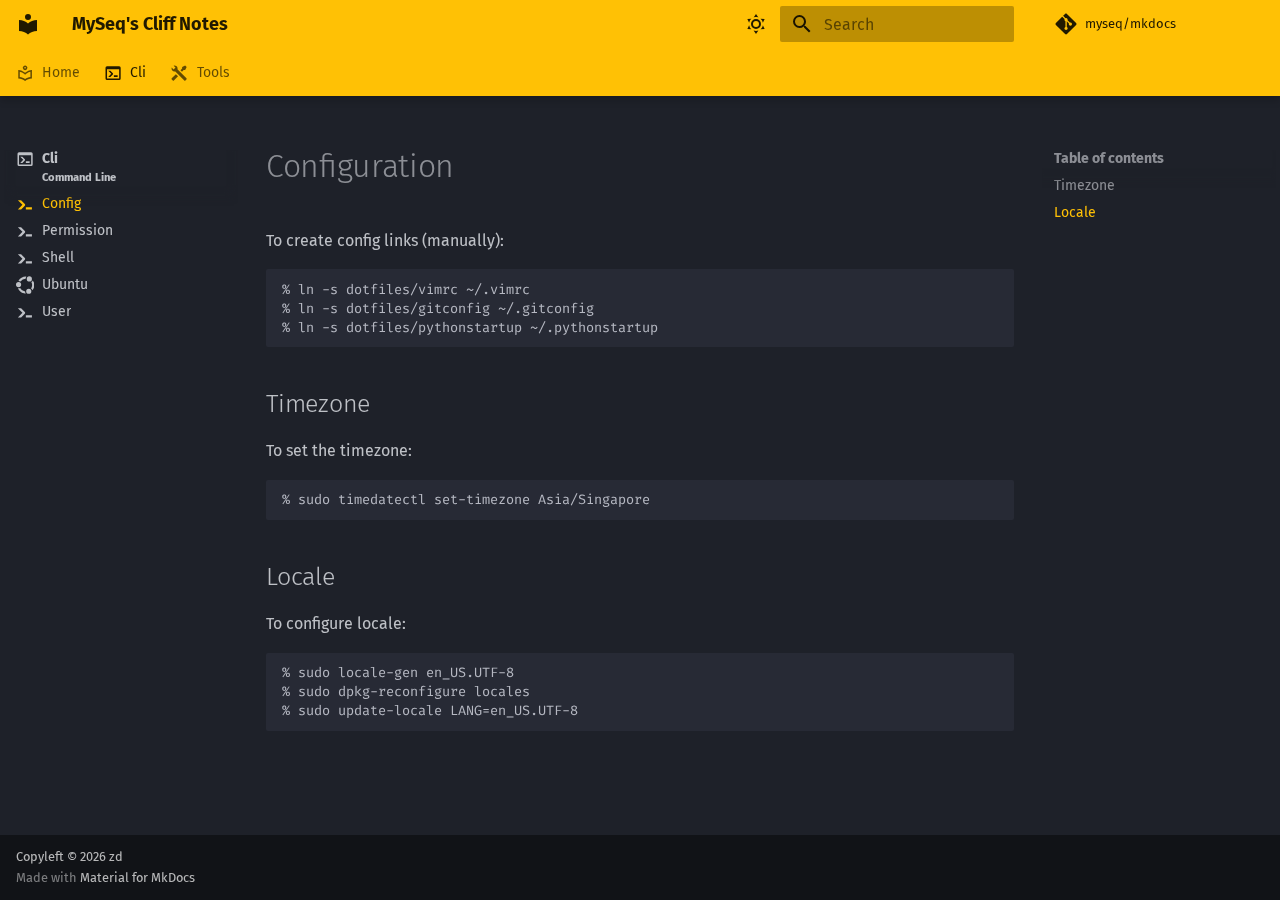
<file: cli/config/index.html>
<!doctype html>
<html lang="en" class="no-js">
  <head>
    
      <meta charset="utf-8">
      <meta name="viewport" content="width=device-width,initial-scale=1">
      
        <meta name="description" content="Cliff notes collected in MySeq">
      
      
        <meta name="author" content="xx">
      
      
        <link rel="canonical" href="https://myseq.github.io/mkdocs/cli/config/">
      
      
        <link rel="prev" href="../">
      
      
        <link rel="next" href="../permissions/">
      
      
        
      
      
      <link rel="icon" href="../../assets/images/favicon.png">
      <meta name="generator" content="mkdocs-1.6.1, mkdocs-material-9.7.6">
    
    
      
        <title>Config - MySeq's Cliff Notes</title>
      
    
    
      <link rel="stylesheet" href="../../assets/stylesheets/main.484c7ddc.min.css">
      
        
        <link rel="stylesheet" href="../../assets/stylesheets/palette.ab4e12ef.min.css">
      
      


    
    
      
    
    
      
        
        
        <link rel="preconnect" href="https://fonts.gstatic.com" crossorigin>
        <link rel="stylesheet" href="https://fonts.googleapis.com/css?family=Fira+Sans:300,300i,400,400i,700,700i%7CFira+Code:400,400i,700,700i&display=fallback">
        <style>:root{--md-text-font:"Fira Sans";--md-code-font:"Fira Code"}</style>
      
    
    
      <link rel="stylesheet" href="../../stylesheets/extra.css">
    
    <script>__md_scope=new URL("../..",location),__md_hash=e=>[...e].reduce(((e,_)=>(e<<5)-e+_.charCodeAt(0)),0),__md_get=(e,_=localStorage,t=__md_scope)=>JSON.parse(_.getItem(t.pathname+"."+e)),__md_set=(e,_,t=localStorage,a=__md_scope)=>{try{t.setItem(a.pathname+"."+e,JSON.stringify(_))}catch(e){}}</script>
    
      

    
    
  </head>
  
  
    
    
      
    
    
    
    
    <body dir="ltr" data-md-color-scheme="slate" data-md-color-primary="amber" data-md-color-accent="lime">
  
    
    <input class="md-toggle" data-md-toggle="drawer" type="checkbox" id="__drawer" autocomplete="off">
    <input class="md-toggle" data-md-toggle="search" type="checkbox" id="__search" autocomplete="off">
    <label class="md-overlay" for="__drawer"></label>
    <div data-md-component="skip">
      
        
        <a href="#configuration" class="md-skip">
          Skip to content
        </a>
      
    </div>
    <div data-md-component="announce">
      
    </div>
    
    
      

  

<header class="md-header md-header--shadow md-header--lifted" data-md-component="header">
  <nav class="md-header__inner md-grid" aria-label="Header">
    <a href="../.." title="MySeq&#39;s Cliff Notes" class="md-header__button md-logo" aria-label="MySeq's Cliff Notes" data-md-component="logo">
      
  
  <svg xmlns="http://www.w3.org/2000/svg" viewBox="0 0 24 24"><path d="M12 8a3 3 0 0 0 3-3 3 3 0 0 0-3-3 3 3 0 0 0-3 3 3 3 0 0 0 3 3m0 3.54C9.64 9.35 6.5 8 3 8v11c3.5 0 6.64 1.35 9 3.54 2.36-2.19 5.5-3.54 9-3.54V8c-3.5 0-6.64 1.35-9 3.54"/></svg>

    </a>
    <label class="md-header__button md-icon" for="__drawer">
      
      <svg xmlns="http://www.w3.org/2000/svg" viewBox="0 0 24 24"><path d="M3 6h18v2H3zm0 5h18v2H3zm0 5h18v2H3z"/></svg>
    </label>
    <div class="md-header__title" data-md-component="header-title">
      <div class="md-header__ellipsis">
        <div class="md-header__topic">
          <span class="md-ellipsis">
            MySeq's Cliff Notes
          </span>
        </div>
        <div class="md-header__topic" data-md-component="header-topic">
          <span class="md-ellipsis">
            
              Config
            
          </span>
        </div>
      </div>
    </div>
    
      
        <form class="md-header__option" data-md-component="palette">
  
    
    
    
    <input class="md-option" data-md-color-media="" data-md-color-scheme="slate" data-md-color-primary="amber" data-md-color-accent="lime"  aria-label="Switch to light mode"  type="radio" name="__palette" id="__palette_0">
    
      <label class="md-header__button md-icon" title="Switch to light mode" for="__palette_1" hidden>
        <svg xmlns="http://www.w3.org/2000/svg" viewBox="0 0 24 24"><path d="M12 7a5 5 0 0 1 5 5 5 5 0 0 1-5 5 5 5 0 0 1-5-5 5 5 0 0 1 5-5m0 2a3 3 0 0 0-3 3 3 3 0 0 0 3 3 3 3 0 0 0 3-3 3 3 0 0 0-3-3m0-7 2.39 3.42C13.65 5.15 12.84 5 12 5s-1.65.15-2.39.42zM3.34 7l4.16-.35A7.2 7.2 0 0 0 5.94 8.5c-.44.74-.69 1.5-.83 2.29zm.02 10 1.76-3.77a7.131 7.131 0 0 0 2.38 4.14zM20.65 7l-1.77 3.79a7.02 7.02 0 0 0-2.38-4.15zm-.01 10-4.14.36c.59-.51 1.12-1.14 1.54-1.86.42-.73.69-1.5.83-2.29zM12 22l-2.41-3.44c.74.27 1.55.44 2.41.44.82 0 1.63-.17 2.37-.44z"/></svg>
      </label>
    
  
    
    
    
    <input class="md-option" data-md-color-media="" data-md-color-scheme="light" data-md-color-primary="light-blue" data-md-color-accent="indigo"  aria-label="Switch to dark mode"  type="radio" name="__palette" id="__palette_1">
    
      <label class="md-header__button md-icon" title="Switch to dark mode" for="__palette_0" hidden>
        <svg xmlns="http://www.w3.org/2000/svg" viewBox="0 0 24 24"><path d="m17.75 4.09-2.53 1.94.91 3.06-2.63-1.81-2.63 1.81.91-3.06-2.53-1.94L12.44 4l1.06-3 1.06 3zm3.5 6.91-1.64 1.25.59 1.98-1.7-1.17-1.7 1.17.59-1.98L15.75 11l2.06-.05L18.5 9l.69 1.95zm-2.28 4.95c.83-.08 1.72 1.1 1.19 1.85-.32.45-.66.87-1.08 1.27C15.17 23 8.84 23 4.94 19.07c-3.91-3.9-3.91-10.24 0-14.14.4-.4.82-.76 1.27-1.08.75-.53 1.93.36 1.85 1.19-.27 2.86.69 5.83 2.89 8.02a9.96 9.96 0 0 0 8.02 2.89m-1.64 2.02a12.08 12.08 0 0 1-7.8-3.47c-2.17-2.19-3.33-5-3.49-7.82-2.81 3.14-2.7 7.96.31 10.98 3.02 3.01 7.84 3.12 10.98.31"/></svg>
      </label>
    
  
</form>
      
    
    
      <script>var palette=__md_get("__palette");if(palette&&palette.color){if("(prefers-color-scheme)"===palette.color.media){var media=matchMedia("(prefers-color-scheme: light)"),input=document.querySelector(media.matches?"[data-md-color-media='(prefers-color-scheme: light)']":"[data-md-color-media='(prefers-color-scheme: dark)']");palette.color.media=input.getAttribute("data-md-color-media"),palette.color.scheme=input.getAttribute("data-md-color-scheme"),palette.color.primary=input.getAttribute("data-md-color-primary"),palette.color.accent=input.getAttribute("data-md-color-accent")}for(var[key,value]of Object.entries(palette.color))document.body.setAttribute("data-md-color-"+key,value)}</script>
    
    
    
      
      
        <label class="md-header__button md-icon" for="__search">
          
          <svg xmlns="http://www.w3.org/2000/svg" viewBox="0 0 24 24"><path d="M9.5 3A6.5 6.5 0 0 1 16 9.5c0 1.61-.59 3.09-1.56 4.23l.27.27h.79l5 5-1.5 1.5-5-5v-.79l-.27-.27A6.52 6.52 0 0 1 9.5 16 6.5 6.5 0 0 1 3 9.5 6.5 6.5 0 0 1 9.5 3m0 2C7 5 5 7 5 9.5S7 14 9.5 14 14 12 14 9.5 12 5 9.5 5"/></svg>
        </label>
        <div class="md-search" data-md-component="search" role="dialog">
  <label class="md-search__overlay" for="__search"></label>
  <div class="md-search__inner" role="search">
    <form class="md-search__form" name="search">
      <input type="text" class="md-search__input" name="query" aria-label="Search" placeholder="Search" autocapitalize="off" autocorrect="off" autocomplete="off" spellcheck="false" data-md-component="search-query" required>
      <label class="md-search__icon md-icon" for="__search">
        
        <svg xmlns="http://www.w3.org/2000/svg" viewBox="0 0 24 24"><path d="M9.5 3A6.5 6.5 0 0 1 16 9.5c0 1.61-.59 3.09-1.56 4.23l.27.27h.79l5 5-1.5 1.5-5-5v-.79l-.27-.27A6.52 6.52 0 0 1 9.5 16 6.5 6.5 0 0 1 3 9.5 6.5 6.5 0 0 1 9.5 3m0 2C7 5 5 7 5 9.5S7 14 9.5 14 14 12 14 9.5 12 5 9.5 5"/></svg>
        
        <svg xmlns="http://www.w3.org/2000/svg" viewBox="0 0 24 24"><path d="M20 11v2H8l5.5 5.5-1.42 1.42L4.16 12l7.92-7.92L13.5 5.5 8 11z"/></svg>
      </label>
      <nav class="md-search__options" aria-label="Search">
        
        <button type="reset" class="md-search__icon md-icon" title="Clear" aria-label="Clear" tabindex="-1">
          
          <svg xmlns="http://www.w3.org/2000/svg" viewBox="0 0 24 24"><path d="M19 6.41 17.59 5 12 10.59 6.41 5 5 6.41 10.59 12 5 17.59 6.41 19 12 13.41 17.59 19 19 17.59 13.41 12z"/></svg>
        </button>
      </nav>
      
        <div class="md-search__suggest" data-md-component="search-suggest"></div>
      
    </form>
    <div class="md-search__output">
      <div class="md-search__scrollwrap" tabindex="0" data-md-scrollfix>
        <div class="md-search-result" data-md-component="search-result">
          <div class="md-search-result__meta">
            Initializing search
          </div>
          <ol class="md-search-result__list" role="presentation"></ol>
        </div>
      </div>
    </div>
  </div>
</div>
      
    
    
      <div class="md-header__source">
        <a href="https://github.com/myseq/mkdocs" title="Go to repository" class="md-source" data-md-component="source">
  <div class="md-source__icon md-icon">
    
    <svg xmlns="http://www.w3.org/2000/svg" viewBox="0 0 448 512"><!--! Font Awesome Free 7.1.0 by @fontawesome - https://fontawesome.com License - https://fontawesome.com/license/free (Icons: CC BY 4.0, Fonts: SIL OFL 1.1, Code: MIT License) Copyright 2025 Fonticons, Inc.--><path d="M439.6 236.1 244 40.5c-5.4-5.5-12.8-8.5-20.4-8.5s-15 3-20.4 8.4L162.5 81l51.5 51.5c27.1-9.1 52.7 16.8 43.4 43.7l49.7 49.7c34.2-11.8 61.2 31 35.5 56.7-26.5 26.5-70.2-2.9-56-37.3L240.3 199v121.9c25.3 12.5 22.3 41.8 9.1 55-6.4 6.4-15.2 10.1-24.3 10.1s-17.8-3.6-24.3-10.1c-17.6-17.6-11.1-46.9 11.2-56v-123c-20.8-8.5-24.6-30.7-18.6-45L142.6 101 8.5 235.1C3 240.6 0 247.9 0 255.5s3 15 8.5 20.4l195.6 195.7c5.4 5.4 12.7 8.4 20.4 8.4s15-3 20.4-8.4l194.7-194.7c5.4-5.4 8.4-12.8 8.4-20.4s-3-15-8.4-20.4"/></svg>
  </div>
  <div class="md-source__repository">
    myseq/mkdocs
  </div>
</a>
      </div>
    
  </nav>
  
    
      
<nav class="md-tabs" aria-label="Tabs" data-md-component="tabs">
  <div class="md-grid">
    <ul class="md-tabs__list">
      
        
  
  
  
  
    <li class="md-tabs__item">
      <a href="../.." class="md-tabs__link">
        
  
  
    
      <svg xmlns="http://www.w3.org/2000/svg" viewBox="0 0 24 24"><path d="M12 14.27 10.64 13A11.24 11.24 0 0 0 5 10.18v6.95c2.61.34 5 1.34 7 2.82 2-1.48 4.39-2.48 7-2.82v-6.95c-2.16.39-4.09 1.39-5.64 2.82M19 8.15c.65-.1 1.32-.15 2-.15v11c-3.5 0-6.64 1.35-9 3.54C9.64 20.35 6.5 19 3 19V8c.68 0 1.35.05 2 .15 2.69.41 5.1 1.63 7 3.39 1.9-1.76 4.31-2.98 7-3.39M12 6c.27 0 .5-.1.71-.29.19-.21.29-.44.29-.71s-.1-.5-.29-.71C12.5 4.11 12.27 4 12 4s-.5.11-.71.29c-.18.21-.29.45-.29.71s.11.5.29.71c.21.19.45.29.71.29m2.12 1.12a2.997 2.997 0 1 1-4.24-4.24 2.997 2.997 0 1 1 4.24 4.24"/></svg>
    
  
  Home

      </a>
    </li>
  

      
        
  
  
  
    
  
  
    
    
      <li class="md-tabs__item md-tabs__item--active">
        <a href="../" class="md-tabs__link">
          
  
  
    
      <svg xmlns="http://www.w3.org/2000/svg" viewBox="0 0 24 24"><path d="M20 19V7H4v12zm0-16a2 2 0 0 1 2 2v14a2 2 0 0 1-2 2H4a2 2 0 0 1-2-2V5a2 2 0 0 1 2-2zm-7 14v-2h5v2zm-3.42-4L5.57 9H8.4l3.3 3.3c.39.39.39 1.03 0 1.42L8.42 17H5.59z"/></svg>
    
  
  Cli

        </a>
      </li>
    
  

      
        
  
  
  
  
    
    
      <li class="md-tabs__item">
        <a href="../../tools/" class="md-tabs__link">
          
  
  
    
      <svg xmlns="http://www.w3.org/2000/svg" viewBox="0 0 24 24"><path d="m21.71 20.29-1.42 1.42a1 1 0 0 1-1.41 0L7 9.85A3.8 3.8 0 0 1 6 10a4 4 0 0 1-3.78-5.3l2.54 2.54.53-.53 1.42-1.42.53-.53L4.7 2.22A4 4 0 0 1 10 6a3.8 3.8 0 0 1-.15 1l11.86 11.88a1 1 0 0 1 0 1.41M2.29 18.88a1 1 0 0 0 0 1.41l1.42 1.42a1 1 0 0 0 1.41 0l5.47-5.46-2.83-2.83M20 2l-4 2v2l-2.17 2.17 2 2L18 8h2l2-4Z"/></svg>
    
  
  Tools

        </a>
      </li>
    
  

      
    </ul>
  </div>
</nav>
    
  
</header>
    
    <div class="md-container" data-md-component="container">
      
      
        
      
      <main class="md-main" data-md-component="main">
        <div class="md-main__inner md-grid">
          
            
              
              <div class="md-sidebar md-sidebar--primary" data-md-component="sidebar" data-md-type="navigation" >
                <div class="md-sidebar__scrollwrap">
                  <div class="md-sidebar__inner">
                    


  


<nav class="md-nav md-nav--primary md-nav--lifted" aria-label="Navigation" data-md-level="0">
  <label class="md-nav__title" for="__drawer">
    <a href="../.." title="MySeq&#39;s Cliff Notes" class="md-nav__button md-logo" aria-label="MySeq's Cliff Notes" data-md-component="logo">
      
  
  <svg xmlns="http://www.w3.org/2000/svg" viewBox="0 0 24 24"><path d="M12 8a3 3 0 0 0 3-3 3 3 0 0 0-3-3 3 3 0 0 0-3 3 3 3 0 0 0 3 3m0 3.54C9.64 9.35 6.5 8 3 8v11c3.5 0 6.64 1.35 9 3.54 2.36-2.19 5.5-3.54 9-3.54V8c-3.5 0-6.64 1.35-9 3.54"/></svg>

    </a>
    MySeq's Cliff Notes
  </label>
  
    <div class="md-nav__source">
      <a href="https://github.com/myseq/mkdocs" title="Go to repository" class="md-source" data-md-component="source">
  <div class="md-source__icon md-icon">
    
    <svg xmlns="http://www.w3.org/2000/svg" viewBox="0 0 448 512"><!--! Font Awesome Free 7.1.0 by @fontawesome - https://fontawesome.com License - https://fontawesome.com/license/free (Icons: CC BY 4.0, Fonts: SIL OFL 1.1, Code: MIT License) Copyright 2025 Fonticons, Inc.--><path d="M439.6 236.1 244 40.5c-5.4-5.5-12.8-8.5-20.4-8.5s-15 3-20.4 8.4L162.5 81l51.5 51.5c27.1-9.1 52.7 16.8 43.4 43.7l49.7 49.7c34.2-11.8 61.2 31 35.5 56.7-26.5 26.5-70.2-2.9-56-37.3L240.3 199v121.9c25.3 12.5 22.3 41.8 9.1 55-6.4 6.4-15.2 10.1-24.3 10.1s-17.8-3.6-24.3-10.1c-17.6-17.6-11.1-46.9 11.2-56v-123c-20.8-8.5-24.6-30.7-18.6-45L142.6 101 8.5 235.1C3 240.6 0 247.9 0 255.5s3 15 8.5 20.4l195.6 195.7c5.4 5.4 12.7 8.4 20.4 8.4s15-3 20.4-8.4l194.7-194.7c5.4-5.4 8.4-12.8 8.4-20.4s-3-15-8.4-20.4"/></svg>
  </div>
  <div class="md-source__repository">
    myseq/mkdocs
  </div>
</a>
    </div>
  
  <ul class="md-nav__list" data-md-scrollfix>
    
      
      
  
  
  
  
    <li class="md-nav__item">
      <a href="../.." class="md-nav__link">
        
  
  
    <svg xmlns="http://www.w3.org/2000/svg" viewBox="0 0 24 24"><path d="M12 14.27 10.64 13A11.24 11.24 0 0 0 5 10.18v6.95c2.61.34 5 1.34 7 2.82 2-1.48 4.39-2.48 7-2.82v-6.95c-2.16.39-4.09 1.39-5.64 2.82M19 8.15c.65-.1 1.32-.15 2-.15v11c-3.5 0-6.64 1.35-9 3.54C9.64 20.35 6.5 19 3 19V8c.68 0 1.35.05 2 .15 2.69.41 5.1 1.63 7 3.39 1.9-1.76 4.31-2.98 7-3.39M12 6c.27 0 .5-.1.71-.29.19-.21.29-.44.29-.71s-.1-.5-.29-.71C12.5 4.11 12.27 4 12 4s-.5.11-.71.29c-.18.21-.29.45-.29.71s.11.5.29.71c.21.19.45.29.71.29m2.12 1.12a2.997 2.997 0 1 1-4.24-4.24 2.997 2.997 0 1 1 4.24 4.24"/></svg>
  
  <span class="md-ellipsis">
    
  
    Home
  

    
      <br>
      <small>Powered by MkDocs</small>
    
  </span>
  
  

      </a>
    </li>
  

    
      
      
  
  
    
  
  
  
    
    
      
        
          
        
      
        
      
        
      
        
      
        
      
        
      
    
    
    
      
        
        
      
      
        
      
    
    
    <li class="md-nav__item md-nav__item--active md-nav__item--section md-nav__item--nested">
      
        
        
        <input class="md-nav__toggle md-toggle " type="checkbox" id="__nav_2" checked>
        
          
          <div class="md-nav__link md-nav__container">
            <a href="../" class="md-nav__link ">
              
  
  
    <svg xmlns="http://www.w3.org/2000/svg" viewBox="0 0 24 24"><path d="M20 19V7H4v12zm0-16a2 2 0 0 1 2 2v14a2 2 0 0 1-2 2H4a2 2 0 0 1-2-2V5a2 2 0 0 1 2-2zm-7 14v-2h5v2zm-3.42-4L5.57 9H8.4l3.3 3.3c.39.39.39 1.03 0 1.42L8.42 17H5.59z"/></svg>
  
  <span class="md-ellipsis">
    
  
    Cli
  

    
      <br>
      <small>Command Line</small>
    
  </span>
  
  

            </a>
            
              
              <label class="md-nav__link " for="__nav_2" id="__nav_2_label" tabindex="">
                <span class="md-nav__icon md-icon"></span>
              </label>
            
          </div>
        
        <nav class="md-nav" data-md-level="1" aria-labelledby="__nav_2_label" aria-expanded="true">
          <label class="md-nav__title" for="__nav_2">
            <span class="md-nav__icon md-icon"></span>
            
  
    Cli
  

          </label>
          <ul class="md-nav__list" data-md-scrollfix>
            
              
            
              
                
  
  
    
  
  
  
    <li class="md-nav__item md-nav__item--active">
      
      <input class="md-nav__toggle md-toggle" type="checkbox" id="__toc">
      
      
        
      
      
        <label class="md-nav__link md-nav__link--active" for="__toc">
          
  
  
    <svg xmlns="http://www.w3.org/2000/svg" viewBox="0 0 24 24"><path d="M13 19v-3h8v3zm-4.5-6L2.47 7h4.24l4.96 4.95c.58.59.58 1.55 0 2.12L6.74 19H2.5z"/></svg>
  
  <span class="md-ellipsis">
    
  
    Config
  

    
  </span>
  
  

          <span class="md-nav__icon md-icon"></span>
        </label>
      
      <a href="./" class="md-nav__link md-nav__link--active">
        
  
  
    <svg xmlns="http://www.w3.org/2000/svg" viewBox="0 0 24 24"><path d="M13 19v-3h8v3zm-4.5-6L2.47 7h4.24l4.96 4.95c.58.59.58 1.55 0 2.12L6.74 19H2.5z"/></svg>
  
  <span class="md-ellipsis">
    
  
    Config
  

    
  </span>
  
  

      </a>
      
        

<nav class="md-nav md-nav--secondary" aria-label="Table of contents">
  
  
  
    
  
  
    <label class="md-nav__title" for="__toc">
      <span class="md-nav__icon md-icon"></span>
      Table of contents
    </label>
    <ul class="md-nav__list" data-md-component="toc" data-md-scrollfix>
      
        <li class="md-nav__item">
  <a href="#timezone" class="md-nav__link">
    <span class="md-ellipsis">
      
        Timezone
      
    </span>
  </a>
  
</li>
      
        <li class="md-nav__item">
  <a href="#locale" class="md-nav__link">
    <span class="md-ellipsis">
      
        Locale
      
    </span>
  </a>
  
</li>
      
    </ul>
  
</nav>
      
    </li>
  

              
            
              
                
  
  
  
  
    <li class="md-nav__item">
      <a href="../permissions/" class="md-nav__link">
        
  
  
    <svg xmlns="http://www.w3.org/2000/svg" viewBox="0 0 24 24"><path d="M13 19v-3h8v3zm-4.5-6L2.47 7h4.24l4.96 4.95c.58.59.58 1.55 0 2.12L6.74 19H2.5z"/></svg>
  
  <span class="md-ellipsis">
    
  
    Permission
  

    
  </span>
  
  

      </a>
    </li>
  

              
            
              
                
  
  
  
  
    <li class="md-nav__item">
      <a href="../shell/" class="md-nav__link">
        
  
  
    <svg xmlns="http://www.w3.org/2000/svg" viewBox="0 0 24 24"><path d="M13 19v-3h8v3zm-4.5-6L2.47 7h4.24l4.96 4.95c.58.59.58 1.55 0 2.12L6.74 19H2.5z"/></svg>
  
  <span class="md-ellipsis">
    
  
    Shell
  

    
  </span>
  
  

      </a>
    </li>
  

              
            
              
                
  
  
  
  
    <li class="md-nav__item">
      <a href="../ubuntu/" class="md-nav__link">
        
  
  
    <svg xmlns="http://www.w3.org/2000/svg" viewBox="0 0 24 24"><path d="M17.61.455a3.41 3.41 0 0 0-3.41 3.41 3.41 3.41 0 0 0 3.41 3.41 3.41 3.41 0 0 0 3.41-3.41 3.41 3.41 0 0 0-3.41-3.41M12.92.8C8.923.777 5.137 2.941 3.148 6.451a5 5 0 0 1 .26-.007 4.9 4.9 0 0 1 2.585.737A8.32 8.32 0 0 1 12.688 3.6 4.94 4.94 0 0 1 13.723.834 11 11 0 0 0 12.92.8m9.226 4.994a4.9 4.9 0 0 1-1.918 2.246 8.36 8.36 0 0 1-.273 8.303 4.9 4.9 0 0 1 1.632 2.54 11.16 11.16 0 0 0 .559-13.089M3.41 7.932A3.41 3.41 0 0 0 0 11.342a3.41 3.41 0 0 0 3.41 3.409 3.41 3.41 0 0 0 3.41-3.41 3.41 3.41 0 0 0-3.41-3.41zm2.027 7.866a4.9 4.9 0 0 1-2.915.358 11.1 11.1 0 0 0 7.991 6.698 11.2 11.2 0 0 0 2.422.249 4.88 4.88 0 0 1-.999-2.85 9 9 0 0 1-.836-.136 8.3 8.3 0 0 1-5.663-4.32zm11.405.928a3.41 3.41 0 0 0-3.41 3.41 3.41 3.41 0 0 0 3.41 3.41 3.41 3.41 0 0 0 3.41-3.41 3.41 3.41 0 0 0-3.41-3.41"/></svg>
  
  <span class="md-ellipsis">
    
  
    Ubuntu
  

    
  </span>
  
  

      </a>
    </li>
  

              
            
              
                
  
  
  
  
    <li class="md-nav__item">
      <a href="../user/" class="md-nav__link">
        
  
  
    <svg xmlns="http://www.w3.org/2000/svg" viewBox="0 0 24 24"><path d="M13 19v-3h8v3zm-4.5-6L2.47 7h4.24l4.96 4.95c.58.59.58 1.55 0 2.12L6.74 19H2.5z"/></svg>
  
  <span class="md-ellipsis">
    
  
    User
  

    
  </span>
  
  

      </a>
    </li>
  

              
            
          </ul>
        </nav>
      
    </li>
  

    
      
      
  
  
  
  
    
    
      
        
          
        
      
        
      
        
      
        
      
        
      
        
      
        
      
    
    
    
      
      
        
      
    
    
    <li class="md-nav__item md-nav__item--nested">
      
        
        
        <input class="md-nav__toggle md-toggle " type="checkbox" id="__nav_3" >
        
          
          <div class="md-nav__link md-nav__container">
            <a href="../../tools/" class="md-nav__link ">
              
  
  
    <svg xmlns="http://www.w3.org/2000/svg" viewBox="0 0 24 24"><path d="m21.71 20.29-1.42 1.42a1 1 0 0 1-1.41 0L7 9.85A3.8 3.8 0 0 1 6 10a4 4 0 0 1-3.78-5.3l2.54 2.54.53-.53 1.42-1.42.53-.53L4.7 2.22A4 4 0 0 1 10 6a3.8 3.8 0 0 1-.15 1l11.86 11.88a1 1 0 0 1 0 1.41M2.29 18.88a1 1 0 0 0 0 1.41l1.42 1.42a1 1 0 0 0 1.41 0l5.47-5.46-2.83-2.83M20 2l-4 2v2l-2.17 2.17 2 2L18 8h2l2-4Z"/></svg>
  
  <span class="md-ellipsis">
    
  
    Tools
  

    
      <br>
      <small>Setup tools</small>
    
  </span>
  
  

            </a>
            
              
              <label class="md-nav__link " for="__nav_3" id="__nav_3_label" tabindex="0">
                <span class="md-nav__icon md-icon"></span>
              </label>
            
          </div>
        
        <nav class="md-nav" data-md-level="1" aria-labelledby="__nav_3_label" aria-expanded="false">
          <label class="md-nav__title" for="__nav_3">
            <span class="md-nav__icon md-icon"></span>
            
  
    Tools
  

          </label>
          <ul class="md-nav__list" data-md-scrollfix>
            
              
            
              
                
  
  
  
  
    <li class="md-nav__item">
      <a href="../../tools/bat/" class="md-nav__link">
        
  
  
    <svg xmlns="http://www.w3.org/2000/svg" viewBox="0 0 24 24"><path d="M21 16.5c0 .38-.21.71-.53.88l-7.9 4.44c-.16.12-.36.18-.57.18s-.41-.06-.57-.18l-7.9-4.44A.99.99 0 0 1 3 16.5v-9c0-.38.21-.71.53-.88l7.9-4.44c.16-.12.36-.18.57-.18s.41.06.57.18l7.9 4.44c.32.17.53.5.53.88zM12 4.15l-1.89 1.07L16 8.61l1.96-1.11zM6.04 7.5 12 10.85l1.96-1.1-5.88-3.4zM5 15.91l6 3.38v-6.71L5 9.21zm14 0v-6.7l-6 3.37v6.71z"/></svg>
  
  <span class="md-ellipsis">
    
  
    bat
  

    
  </span>
  
  

      </a>
    </li>
  

              
            
              
                
  
  
  
  
    <li class="md-nav__item">
      <a href="../../tools/cockpit/" class="md-nav__link">
        
  
  
    <svg xmlns="http://www.w3.org/2000/svg" viewBox="0 0 24 24"><path d="M21 16.5c0 .38-.21.71-.53.88l-7.9 4.44c-.16.12-.36.18-.57.18s-.41-.06-.57-.18l-7.9-4.44A.99.99 0 0 1 3 16.5v-9c0-.38.21-.71.53-.88l7.9-4.44c.16-.12.36-.18.57-.18s.41.06.57.18l7.9 4.44c.32.17.53.5.53.88zM12 4.15l-1.89 1.07L16 8.61l1.96-1.11zM6.04 7.5 12 10.85l1.96-1.1-5.88-3.4zM5 15.91l6 3.38v-6.71L5 9.21zm14 0v-6.7l-6 3.37v6.71z"/></svg>
  
  <span class="md-ellipsis">
    
  
    cockpit
  

    
  </span>
  
  

      </a>
    </li>
  

              
            
              
                
  
  
  
  
    <li class="md-nav__item">
      <a href="../../tools/glances/" class="md-nav__link">
        
  
  
    <svg xmlns="http://www.w3.org/2000/svg" viewBox="0 0 24 24"><path d="M21 16.5c0 .38-.21.71-.53.88l-7.9 4.44c-.16.12-.36.18-.57.18s-.41-.06-.57-.18l-7.9-4.44A.99.99 0 0 1 3 16.5v-9c0-.38.21-.71.53-.88l7.9-4.44c.16-.12.36-.18.57-.18s.41.06.57.18l7.9 4.44c.32.17.53.5.53.88zM12 4.15l-1.89 1.07L16 8.61l1.96-1.11zM6.04 7.5 12 10.85l1.96-1.1-5.88-3.4zM5 15.91l6 3.38v-6.71L5 9.21zm14 0v-6.7l-6 3.37v6.71z"/></svg>
  
  <span class="md-ellipsis">
    
  
    glances
  

    
  </span>
  
  

      </a>
    </li>
  

              
            
              
                
  
  
  
  
    <li class="md-nav__item">
      <a href="../../tools/hugo/" class="md-nav__link">
        
  
  
    <svg xmlns="http://www.w3.org/2000/svg" viewBox="0 0 24 24"><path d="M21 16.5c0 .38-.21.71-.53.88l-7.9 4.44c-.16.12-.36.18-.57.18s-.41-.06-.57-.18l-7.9-4.44A.99.99 0 0 1 3 16.5v-9c0-.38.21-.71.53-.88l7.9-4.44c.16-.12.36-.18.57-.18s.41.06.57.18l7.9 4.44c.32.17.53.5.53.88zM12 4.15l-1.89 1.07L16 8.61l1.96-1.11zM6.04 7.5 12 10.85l1.96-1.1-5.88-3.4zM5 15.91l6 3.38v-6.71L5 9.21zm14 0v-6.7l-6 3.37v6.71z"/></svg>
  
  <span class="md-ellipsis">
    
  
    hugo
  

    
  </span>
  
  

      </a>
    </li>
  

              
            
              
                
  
  
  
  
    <li class="md-nav__item">
      <a href="../../tools/mkdocs/" class="md-nav__link">
        
  
  
    <svg xmlns="http://www.w3.org/2000/svg" viewBox="0 0 24 24"><path d="M21 16.5c0 .38-.21.71-.53.88l-7.9 4.44c-.16.12-.36.18-.57.18s-.41-.06-.57-.18l-7.9-4.44A.99.99 0 0 1 3 16.5v-9c0-.38.21-.71.53-.88l7.9-4.44c.16-.12.36-.18.57-.18s.41.06.57.18l7.9 4.44c.32.17.53.5.53.88zM12 4.15l-1.89 1.07L16 8.61l1.96-1.11zM6.04 7.5 12 10.85l1.96-1.1-5.88-3.4zM5 15.91l6 3.38v-6.71L5 9.21zm14 0v-6.7l-6 3.37v6.71z"/></svg>
  
  <span class="md-ellipsis">
    
  
    mkdocs
  

    
  </span>
  
  

      </a>
    </li>
  

              
            
              
                
  
  
  
  
    <li class="md-nav__item">
      <a href="../../tools/nginx/" class="md-nav__link">
        
  
  
    <svg xmlns="http://www.w3.org/2000/svg" viewBox="0 0 24 24"><path d="M21 16.5c0 .38-.21.71-.53.88l-7.9 4.44c-.16.12-.36.18-.57.18s-.41-.06-.57-.18l-7.9-4.44A.99.99 0 0 1 3 16.5v-9c0-.38.21-.71.53-.88l7.9-4.44c.16-.12.36-.18.57-.18s.41.06.57.18l7.9 4.44c.32.17.53.5.53.88zM12 4.15l-1.89 1.07L16 8.61l1.96-1.11zM6.04 7.5 12 10.85l1.96-1.1-5.88-3.4zM5 15.91l6 3.38v-6.71L5 9.21zm14 0v-6.7l-6 3.37v6.71z"/></svg>
  
  <span class="md-ellipsis">
    
  
    nginx
  

    
  </span>
  
  

      </a>
    </li>
  

              
            
          </ul>
        </nav>
      
    </li>
  

    
  </ul>
</nav>
                  </div>
                </div>
              </div>
            
            
              
              <div class="md-sidebar md-sidebar--secondary" data-md-component="sidebar" data-md-type="toc" >
                <div class="md-sidebar__scrollwrap">
                  <div class="md-sidebar__inner">
                    

<nav class="md-nav md-nav--secondary" aria-label="Table of contents">
  
  
  
    
  
  
    <label class="md-nav__title" for="__toc">
      <span class="md-nav__icon md-icon"></span>
      Table of contents
    </label>
    <ul class="md-nav__list" data-md-component="toc" data-md-scrollfix>
      
        <li class="md-nav__item">
  <a href="#timezone" class="md-nav__link">
    <span class="md-ellipsis">
      
        Timezone
      
    </span>
  </a>
  
</li>
      
        <li class="md-nav__item">
  <a href="#locale" class="md-nav__link">
    <span class="md-ellipsis">
      
        Locale
      
    </span>
  </a>
  
</li>
      
    </ul>
  
</nav>
                  </div>
                </div>
              </div>
            
          
          
            <div class="md-content" data-md-component="content">
              
              <article class="md-content__inner md-typeset">
                
                  


  
  


<h1 id="configuration">Configuration</h1>
<p>To create config links (manually):</p>
<pre><code class="language-console">% ln -s dotfiles/vimrc ~/.vimrc
% ln -s dotfiles/gitconfig ~/.gitconfig
% ln -s dotfiles/pythonstartup ~/.pythonstartup
</code></pre>
<h2 id="timezone">Timezone</h2>
<p>To set the timezone:</p>
<pre><code class="language-console">% sudo timedatectl set-timezone Asia/Singapore
</code></pre>
<h2 id="locale">Locale</h2>
<p>To configure locale:</p>
<pre><code class="language-console">% sudo locale-gen en_US.UTF-8
% sudo dpkg-reconfigure locales
% sudo update-locale LANG=en_US.UTF-8
</code></pre>







  
  






                
              </article>
            </div>
          
          
<script>var target=document.getElementById(location.hash.slice(1));target&&target.name&&(target.checked=target.name.startsWith("__tabbed_"))</script>
        </div>
        
      </main>
      
        <footer class="md-footer">
  
  <div class="md-footer-meta md-typeset">
    <div class="md-footer-meta__inner md-grid">
      <div class="md-copyright">
  
    <div class="md-copyright__highlight">
      Copyleft &copy; 2026 zd
    </div>
  
  
    Made with
    <a href="https://squidfunk.github.io/mkdocs-material/" target="_blank" rel="noopener">
      Material for MkDocs
    </a>
  
</div>
      
    </div>
  </div>
</footer>
      
    </div>
    <div class="md-dialog" data-md-component="dialog">
      <div class="md-dialog__inner md-typeset"></div>
    </div>
    
    
    
      
      
      <script id="__config" type="application/json">{"annotate": null, "base": "../..", "features": ["search.suggest", "search.highlight", "navigation.tabs", "navigation.tabs.sticky", "navigation.sections", "navigation.tracking", "navigation.indexes"], "search": "../../assets/javascripts/workers/search.2c215733.min.js", "tags": null, "translations": {"clipboard.copied": "Copied to clipboard", "clipboard.copy": "Copy to clipboard", "search.result.more.one": "1 more on this page", "search.result.more.other": "# more on this page", "search.result.none": "No matching documents", "search.result.one": "1 matching document", "search.result.other": "# matching documents", "search.result.placeholder": "Type to start searching", "search.result.term.missing": "Missing", "select.version": "Select version"}, "version": null}</script>
    
    
      <script src="../../assets/javascripts/bundle.79ae519e.min.js"></script>
      
    
  </body>
</html>
</file>
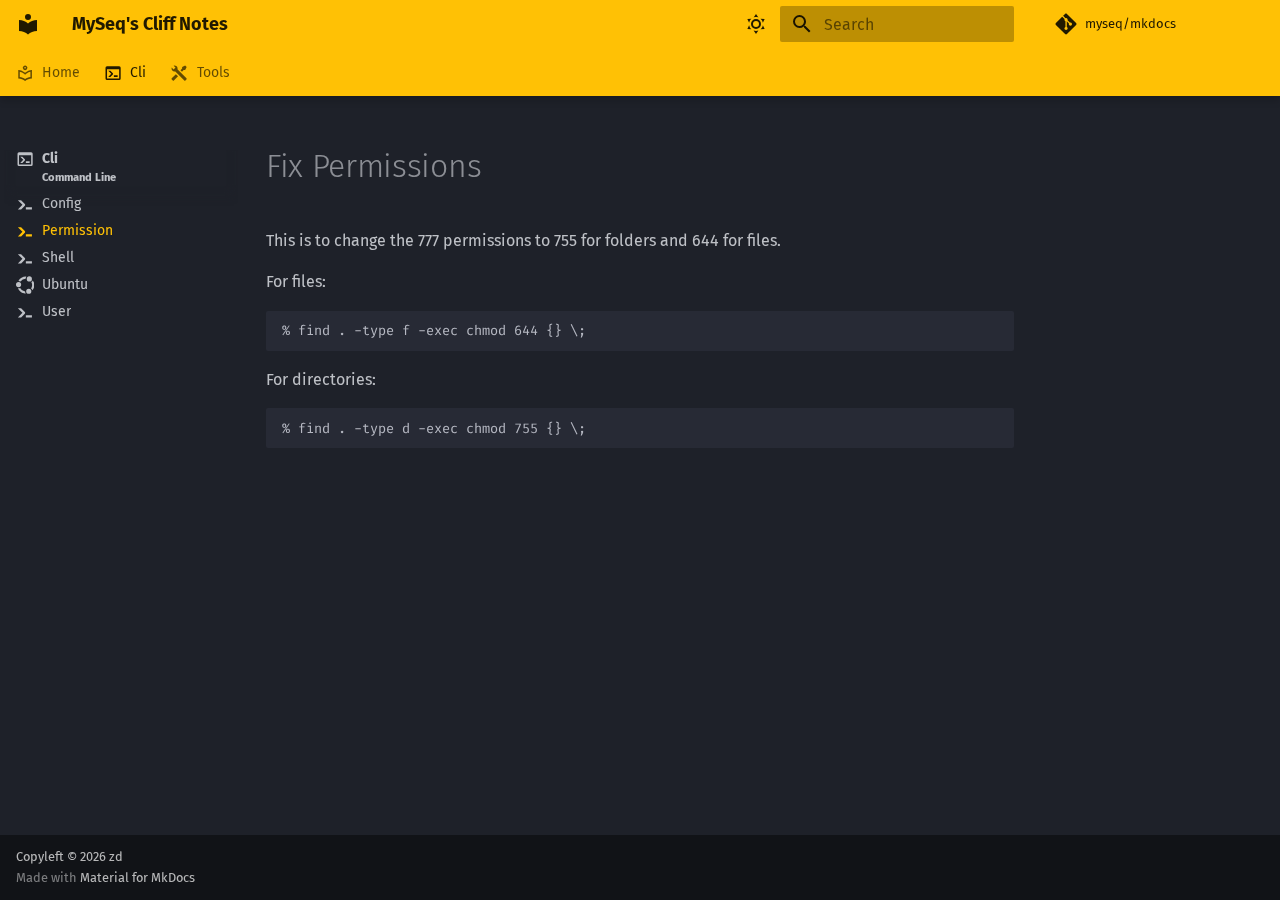
<file: cli/permissions/index.html>
<!doctype html>
<html lang="en" class="no-js">
  <head>
    
      <meta charset="utf-8">
      <meta name="viewport" content="width=device-width,initial-scale=1">
      
        <meta name="description" content="Cliff notes collected in MySeq">
      
      
        <meta name="author" content="xx">
      
      
        <link rel="canonical" href="https://myseq.github.io/mkdocs/cli/permissions/">
      
      
        <link rel="prev" href="../config/">
      
      
        <link rel="next" href="../shell/">
      
      
        
      
      
      <link rel="icon" href="../../assets/images/favicon.png">
      <meta name="generator" content="mkdocs-1.6.1, mkdocs-material-9.7.6">
    
    
      
        <title>Permission - MySeq's Cliff Notes</title>
      
    
    
      <link rel="stylesheet" href="../../assets/stylesheets/main.484c7ddc.min.css">
      
        
        <link rel="stylesheet" href="../../assets/stylesheets/palette.ab4e12ef.min.css">
      
      


    
    
      
    
    
      
        
        
        <link rel="preconnect" href="https://fonts.gstatic.com" crossorigin>
        <link rel="stylesheet" href="https://fonts.googleapis.com/css?family=Fira+Sans:300,300i,400,400i,700,700i%7CFira+Code:400,400i,700,700i&display=fallback">
        <style>:root{--md-text-font:"Fira Sans";--md-code-font:"Fira Code"}</style>
      
    
    
      <link rel="stylesheet" href="../../stylesheets/extra.css">
    
    <script>__md_scope=new URL("../..",location),__md_hash=e=>[...e].reduce(((e,_)=>(e<<5)-e+_.charCodeAt(0)),0),__md_get=(e,_=localStorage,t=__md_scope)=>JSON.parse(_.getItem(t.pathname+"."+e)),__md_set=(e,_,t=localStorage,a=__md_scope)=>{try{t.setItem(a.pathname+"."+e,JSON.stringify(_))}catch(e){}}</script>
    
      

    
    
  </head>
  
  
    
    
      
    
    
    
    
    <body dir="ltr" data-md-color-scheme="slate" data-md-color-primary="amber" data-md-color-accent="lime">
  
    
    <input class="md-toggle" data-md-toggle="drawer" type="checkbox" id="__drawer" autocomplete="off">
    <input class="md-toggle" data-md-toggle="search" type="checkbox" id="__search" autocomplete="off">
    <label class="md-overlay" for="__drawer"></label>
    <div data-md-component="skip">
      
        
        <a href="#fix-permissions" class="md-skip">
          Skip to content
        </a>
      
    </div>
    <div data-md-component="announce">
      
    </div>
    
    
      

  

<header class="md-header md-header--shadow md-header--lifted" data-md-component="header">
  <nav class="md-header__inner md-grid" aria-label="Header">
    <a href="../.." title="MySeq&#39;s Cliff Notes" class="md-header__button md-logo" aria-label="MySeq's Cliff Notes" data-md-component="logo">
      
  
  <svg xmlns="http://www.w3.org/2000/svg" viewBox="0 0 24 24"><path d="M12 8a3 3 0 0 0 3-3 3 3 0 0 0-3-3 3 3 0 0 0-3 3 3 3 0 0 0 3 3m0 3.54C9.64 9.35 6.5 8 3 8v11c3.5 0 6.64 1.35 9 3.54 2.36-2.19 5.5-3.54 9-3.54V8c-3.5 0-6.64 1.35-9 3.54"/></svg>

    </a>
    <label class="md-header__button md-icon" for="__drawer">
      
      <svg xmlns="http://www.w3.org/2000/svg" viewBox="0 0 24 24"><path d="M3 6h18v2H3zm0 5h18v2H3zm0 5h18v2H3z"/></svg>
    </label>
    <div class="md-header__title" data-md-component="header-title">
      <div class="md-header__ellipsis">
        <div class="md-header__topic">
          <span class="md-ellipsis">
            MySeq's Cliff Notes
          </span>
        </div>
        <div class="md-header__topic" data-md-component="header-topic">
          <span class="md-ellipsis">
            
              Permission
            
          </span>
        </div>
      </div>
    </div>
    
      
        <form class="md-header__option" data-md-component="palette">
  
    
    
    
    <input class="md-option" data-md-color-media="" data-md-color-scheme="slate" data-md-color-primary="amber" data-md-color-accent="lime"  aria-label="Switch to light mode"  type="radio" name="__palette" id="__palette_0">
    
      <label class="md-header__button md-icon" title="Switch to light mode" for="__palette_1" hidden>
        <svg xmlns="http://www.w3.org/2000/svg" viewBox="0 0 24 24"><path d="M12 7a5 5 0 0 1 5 5 5 5 0 0 1-5 5 5 5 0 0 1-5-5 5 5 0 0 1 5-5m0 2a3 3 0 0 0-3 3 3 3 0 0 0 3 3 3 3 0 0 0 3-3 3 3 0 0 0-3-3m0-7 2.39 3.42C13.65 5.15 12.84 5 12 5s-1.65.15-2.39.42zM3.34 7l4.16-.35A7.2 7.2 0 0 0 5.94 8.5c-.44.74-.69 1.5-.83 2.29zm.02 10 1.76-3.77a7.131 7.131 0 0 0 2.38 4.14zM20.65 7l-1.77 3.79a7.02 7.02 0 0 0-2.38-4.15zm-.01 10-4.14.36c.59-.51 1.12-1.14 1.54-1.86.42-.73.69-1.5.83-2.29zM12 22l-2.41-3.44c.74.27 1.55.44 2.41.44.82 0 1.63-.17 2.37-.44z"/></svg>
      </label>
    
  
    
    
    
    <input class="md-option" data-md-color-media="" data-md-color-scheme="light" data-md-color-primary="light-blue" data-md-color-accent="indigo"  aria-label="Switch to dark mode"  type="radio" name="__palette" id="__palette_1">
    
      <label class="md-header__button md-icon" title="Switch to dark mode" for="__palette_0" hidden>
        <svg xmlns="http://www.w3.org/2000/svg" viewBox="0 0 24 24"><path d="m17.75 4.09-2.53 1.94.91 3.06-2.63-1.81-2.63 1.81.91-3.06-2.53-1.94L12.44 4l1.06-3 1.06 3zm3.5 6.91-1.64 1.25.59 1.98-1.7-1.17-1.7 1.17.59-1.98L15.75 11l2.06-.05L18.5 9l.69 1.95zm-2.28 4.95c.83-.08 1.72 1.1 1.19 1.85-.32.45-.66.87-1.08 1.27C15.17 23 8.84 23 4.94 19.07c-3.91-3.9-3.91-10.24 0-14.14.4-.4.82-.76 1.27-1.08.75-.53 1.93.36 1.85 1.19-.27 2.86.69 5.83 2.89 8.02a9.96 9.96 0 0 0 8.02 2.89m-1.64 2.02a12.08 12.08 0 0 1-7.8-3.47c-2.17-2.19-3.33-5-3.49-7.82-2.81 3.14-2.7 7.96.31 10.98 3.02 3.01 7.84 3.12 10.98.31"/></svg>
      </label>
    
  
</form>
      
    
    
      <script>var palette=__md_get("__palette");if(palette&&palette.color){if("(prefers-color-scheme)"===palette.color.media){var media=matchMedia("(prefers-color-scheme: light)"),input=document.querySelector(media.matches?"[data-md-color-media='(prefers-color-scheme: light)']":"[data-md-color-media='(prefers-color-scheme: dark)']");palette.color.media=input.getAttribute("data-md-color-media"),palette.color.scheme=input.getAttribute("data-md-color-scheme"),palette.color.primary=input.getAttribute("data-md-color-primary"),palette.color.accent=input.getAttribute("data-md-color-accent")}for(var[key,value]of Object.entries(palette.color))document.body.setAttribute("data-md-color-"+key,value)}</script>
    
    
    
      
      
        <label class="md-header__button md-icon" for="__search">
          
          <svg xmlns="http://www.w3.org/2000/svg" viewBox="0 0 24 24"><path d="M9.5 3A6.5 6.5 0 0 1 16 9.5c0 1.61-.59 3.09-1.56 4.23l.27.27h.79l5 5-1.5 1.5-5-5v-.79l-.27-.27A6.52 6.52 0 0 1 9.5 16 6.5 6.5 0 0 1 3 9.5 6.5 6.5 0 0 1 9.5 3m0 2C7 5 5 7 5 9.5S7 14 9.5 14 14 12 14 9.5 12 5 9.5 5"/></svg>
        </label>
        <div class="md-search" data-md-component="search" role="dialog">
  <label class="md-search__overlay" for="__search"></label>
  <div class="md-search__inner" role="search">
    <form class="md-search__form" name="search">
      <input type="text" class="md-search__input" name="query" aria-label="Search" placeholder="Search" autocapitalize="off" autocorrect="off" autocomplete="off" spellcheck="false" data-md-component="search-query" required>
      <label class="md-search__icon md-icon" for="__search">
        
        <svg xmlns="http://www.w3.org/2000/svg" viewBox="0 0 24 24"><path d="M9.5 3A6.5 6.5 0 0 1 16 9.5c0 1.61-.59 3.09-1.56 4.23l.27.27h.79l5 5-1.5 1.5-5-5v-.79l-.27-.27A6.52 6.52 0 0 1 9.5 16 6.5 6.5 0 0 1 3 9.5 6.5 6.5 0 0 1 9.5 3m0 2C7 5 5 7 5 9.5S7 14 9.5 14 14 12 14 9.5 12 5 9.5 5"/></svg>
        
        <svg xmlns="http://www.w3.org/2000/svg" viewBox="0 0 24 24"><path d="M20 11v2H8l5.5 5.5-1.42 1.42L4.16 12l7.92-7.92L13.5 5.5 8 11z"/></svg>
      </label>
      <nav class="md-search__options" aria-label="Search">
        
        <button type="reset" class="md-search__icon md-icon" title="Clear" aria-label="Clear" tabindex="-1">
          
          <svg xmlns="http://www.w3.org/2000/svg" viewBox="0 0 24 24"><path d="M19 6.41 17.59 5 12 10.59 6.41 5 5 6.41 10.59 12 5 17.59 6.41 19 12 13.41 17.59 19 19 17.59 13.41 12z"/></svg>
        </button>
      </nav>
      
        <div class="md-search__suggest" data-md-component="search-suggest"></div>
      
    </form>
    <div class="md-search__output">
      <div class="md-search__scrollwrap" tabindex="0" data-md-scrollfix>
        <div class="md-search-result" data-md-component="search-result">
          <div class="md-search-result__meta">
            Initializing search
          </div>
          <ol class="md-search-result__list" role="presentation"></ol>
        </div>
      </div>
    </div>
  </div>
</div>
      
    
    
      <div class="md-header__source">
        <a href="https://github.com/myseq/mkdocs" title="Go to repository" class="md-source" data-md-component="source">
  <div class="md-source__icon md-icon">
    
    <svg xmlns="http://www.w3.org/2000/svg" viewBox="0 0 448 512"><!--! Font Awesome Free 7.1.0 by @fontawesome - https://fontawesome.com License - https://fontawesome.com/license/free (Icons: CC BY 4.0, Fonts: SIL OFL 1.1, Code: MIT License) Copyright 2025 Fonticons, Inc.--><path d="M439.6 236.1 244 40.5c-5.4-5.5-12.8-8.5-20.4-8.5s-15 3-20.4 8.4L162.5 81l51.5 51.5c27.1-9.1 52.7 16.8 43.4 43.7l49.7 49.7c34.2-11.8 61.2 31 35.5 56.7-26.5 26.5-70.2-2.9-56-37.3L240.3 199v121.9c25.3 12.5 22.3 41.8 9.1 55-6.4 6.4-15.2 10.1-24.3 10.1s-17.8-3.6-24.3-10.1c-17.6-17.6-11.1-46.9 11.2-56v-123c-20.8-8.5-24.6-30.7-18.6-45L142.6 101 8.5 235.1C3 240.6 0 247.9 0 255.5s3 15 8.5 20.4l195.6 195.7c5.4 5.4 12.7 8.4 20.4 8.4s15-3 20.4-8.4l194.7-194.7c5.4-5.4 8.4-12.8 8.4-20.4s-3-15-8.4-20.4"/></svg>
  </div>
  <div class="md-source__repository">
    myseq/mkdocs
  </div>
</a>
      </div>
    
  </nav>
  
    
      
<nav class="md-tabs" aria-label="Tabs" data-md-component="tabs">
  <div class="md-grid">
    <ul class="md-tabs__list">
      
        
  
  
  
  
    <li class="md-tabs__item">
      <a href="../.." class="md-tabs__link">
        
  
  
    
      <svg xmlns="http://www.w3.org/2000/svg" viewBox="0 0 24 24"><path d="M12 14.27 10.64 13A11.24 11.24 0 0 0 5 10.18v6.95c2.61.34 5 1.34 7 2.82 2-1.48 4.39-2.48 7-2.82v-6.95c-2.16.39-4.09 1.39-5.64 2.82M19 8.15c.65-.1 1.32-.15 2-.15v11c-3.5 0-6.64 1.35-9 3.54C9.64 20.35 6.5 19 3 19V8c.68 0 1.35.05 2 .15 2.69.41 5.1 1.63 7 3.39 1.9-1.76 4.31-2.98 7-3.39M12 6c.27 0 .5-.1.71-.29.19-.21.29-.44.29-.71s-.1-.5-.29-.71C12.5 4.11 12.27 4 12 4s-.5.11-.71.29c-.18.21-.29.45-.29.71s.11.5.29.71c.21.19.45.29.71.29m2.12 1.12a2.997 2.997 0 1 1-4.24-4.24 2.997 2.997 0 1 1 4.24 4.24"/></svg>
    
  
  Home

      </a>
    </li>
  

      
        
  
  
  
    
  
  
    
    
      <li class="md-tabs__item md-tabs__item--active">
        <a href="../" class="md-tabs__link">
          
  
  
    
      <svg xmlns="http://www.w3.org/2000/svg" viewBox="0 0 24 24"><path d="M20 19V7H4v12zm0-16a2 2 0 0 1 2 2v14a2 2 0 0 1-2 2H4a2 2 0 0 1-2-2V5a2 2 0 0 1 2-2zm-7 14v-2h5v2zm-3.42-4L5.57 9H8.4l3.3 3.3c.39.39.39 1.03 0 1.42L8.42 17H5.59z"/></svg>
    
  
  Cli

        </a>
      </li>
    
  

      
        
  
  
  
  
    
    
      <li class="md-tabs__item">
        <a href="../../tools/" class="md-tabs__link">
          
  
  
    
      <svg xmlns="http://www.w3.org/2000/svg" viewBox="0 0 24 24"><path d="m21.71 20.29-1.42 1.42a1 1 0 0 1-1.41 0L7 9.85A3.8 3.8 0 0 1 6 10a4 4 0 0 1-3.78-5.3l2.54 2.54.53-.53 1.42-1.42.53-.53L4.7 2.22A4 4 0 0 1 10 6a3.8 3.8 0 0 1-.15 1l11.86 11.88a1 1 0 0 1 0 1.41M2.29 18.88a1 1 0 0 0 0 1.41l1.42 1.42a1 1 0 0 0 1.41 0l5.47-5.46-2.83-2.83M20 2l-4 2v2l-2.17 2.17 2 2L18 8h2l2-4Z"/></svg>
    
  
  Tools

        </a>
      </li>
    
  

      
    </ul>
  </div>
</nav>
    
  
</header>
    
    <div class="md-container" data-md-component="container">
      
      
        
      
      <main class="md-main" data-md-component="main">
        <div class="md-main__inner md-grid">
          
            
              
              <div class="md-sidebar md-sidebar--primary" data-md-component="sidebar" data-md-type="navigation" >
                <div class="md-sidebar__scrollwrap">
                  <div class="md-sidebar__inner">
                    


  


<nav class="md-nav md-nav--primary md-nav--lifted" aria-label="Navigation" data-md-level="0">
  <label class="md-nav__title" for="__drawer">
    <a href="../.." title="MySeq&#39;s Cliff Notes" class="md-nav__button md-logo" aria-label="MySeq's Cliff Notes" data-md-component="logo">
      
  
  <svg xmlns="http://www.w3.org/2000/svg" viewBox="0 0 24 24"><path d="M12 8a3 3 0 0 0 3-3 3 3 0 0 0-3-3 3 3 0 0 0-3 3 3 3 0 0 0 3 3m0 3.54C9.64 9.35 6.5 8 3 8v11c3.5 0 6.64 1.35 9 3.54 2.36-2.19 5.5-3.54 9-3.54V8c-3.5 0-6.64 1.35-9 3.54"/></svg>

    </a>
    MySeq's Cliff Notes
  </label>
  
    <div class="md-nav__source">
      <a href="https://github.com/myseq/mkdocs" title="Go to repository" class="md-source" data-md-component="source">
  <div class="md-source__icon md-icon">
    
    <svg xmlns="http://www.w3.org/2000/svg" viewBox="0 0 448 512"><!--! Font Awesome Free 7.1.0 by @fontawesome - https://fontawesome.com License - https://fontawesome.com/license/free (Icons: CC BY 4.0, Fonts: SIL OFL 1.1, Code: MIT License) Copyright 2025 Fonticons, Inc.--><path d="M439.6 236.1 244 40.5c-5.4-5.5-12.8-8.5-20.4-8.5s-15 3-20.4 8.4L162.5 81l51.5 51.5c27.1-9.1 52.7 16.8 43.4 43.7l49.7 49.7c34.2-11.8 61.2 31 35.5 56.7-26.5 26.5-70.2-2.9-56-37.3L240.3 199v121.9c25.3 12.5 22.3 41.8 9.1 55-6.4 6.4-15.2 10.1-24.3 10.1s-17.8-3.6-24.3-10.1c-17.6-17.6-11.1-46.9 11.2-56v-123c-20.8-8.5-24.6-30.7-18.6-45L142.6 101 8.5 235.1C3 240.6 0 247.9 0 255.5s3 15 8.5 20.4l195.6 195.7c5.4 5.4 12.7 8.4 20.4 8.4s15-3 20.4-8.4l194.7-194.7c5.4-5.4 8.4-12.8 8.4-20.4s-3-15-8.4-20.4"/></svg>
  </div>
  <div class="md-source__repository">
    myseq/mkdocs
  </div>
</a>
    </div>
  
  <ul class="md-nav__list" data-md-scrollfix>
    
      
      
  
  
  
  
    <li class="md-nav__item">
      <a href="../.." class="md-nav__link">
        
  
  
    <svg xmlns="http://www.w3.org/2000/svg" viewBox="0 0 24 24"><path d="M12 14.27 10.64 13A11.24 11.24 0 0 0 5 10.18v6.95c2.61.34 5 1.34 7 2.82 2-1.48 4.39-2.48 7-2.82v-6.95c-2.16.39-4.09 1.39-5.64 2.82M19 8.15c.65-.1 1.32-.15 2-.15v11c-3.5 0-6.64 1.35-9 3.54C9.64 20.35 6.5 19 3 19V8c.68 0 1.35.05 2 .15 2.69.41 5.1 1.63 7 3.39 1.9-1.76 4.31-2.98 7-3.39M12 6c.27 0 .5-.1.71-.29.19-.21.29-.44.29-.71s-.1-.5-.29-.71C12.5 4.11 12.27 4 12 4s-.5.11-.71.29c-.18.21-.29.45-.29.71s.11.5.29.71c.21.19.45.29.71.29m2.12 1.12a2.997 2.997 0 1 1-4.24-4.24 2.997 2.997 0 1 1 4.24 4.24"/></svg>
  
  <span class="md-ellipsis">
    
  
    Home
  

    
      <br>
      <small>Powered by MkDocs</small>
    
  </span>
  
  

      </a>
    </li>
  

    
      
      
  
  
    
  
  
  
    
    
      
        
          
        
      
        
      
        
      
        
      
        
      
        
      
    
    
    
      
        
        
      
      
        
      
    
    
    <li class="md-nav__item md-nav__item--active md-nav__item--section md-nav__item--nested">
      
        
        
        <input class="md-nav__toggle md-toggle " type="checkbox" id="__nav_2" checked>
        
          
          <div class="md-nav__link md-nav__container">
            <a href="../" class="md-nav__link ">
              
  
  
    <svg xmlns="http://www.w3.org/2000/svg" viewBox="0 0 24 24"><path d="M20 19V7H4v12zm0-16a2 2 0 0 1 2 2v14a2 2 0 0 1-2 2H4a2 2 0 0 1-2-2V5a2 2 0 0 1 2-2zm-7 14v-2h5v2zm-3.42-4L5.57 9H8.4l3.3 3.3c.39.39.39 1.03 0 1.42L8.42 17H5.59z"/></svg>
  
  <span class="md-ellipsis">
    
  
    Cli
  

    
      <br>
      <small>Command Line</small>
    
  </span>
  
  

            </a>
            
              
              <label class="md-nav__link " for="__nav_2" id="__nav_2_label" tabindex="">
                <span class="md-nav__icon md-icon"></span>
              </label>
            
          </div>
        
        <nav class="md-nav" data-md-level="1" aria-labelledby="__nav_2_label" aria-expanded="true">
          <label class="md-nav__title" for="__nav_2">
            <span class="md-nav__icon md-icon"></span>
            
  
    Cli
  

          </label>
          <ul class="md-nav__list" data-md-scrollfix>
            
              
            
              
                
  
  
  
  
    <li class="md-nav__item">
      <a href="../config/" class="md-nav__link">
        
  
  
    <svg xmlns="http://www.w3.org/2000/svg" viewBox="0 0 24 24"><path d="M13 19v-3h8v3zm-4.5-6L2.47 7h4.24l4.96 4.95c.58.59.58 1.55 0 2.12L6.74 19H2.5z"/></svg>
  
  <span class="md-ellipsis">
    
  
    Config
  

    
  </span>
  
  

      </a>
    </li>
  

              
            
              
                
  
  
    
  
  
  
    <li class="md-nav__item md-nav__item--active">
      
      <input class="md-nav__toggle md-toggle" type="checkbox" id="__toc">
      
      
        
      
      
      <a href="./" class="md-nav__link md-nav__link--active">
        
  
  
    <svg xmlns="http://www.w3.org/2000/svg" viewBox="0 0 24 24"><path d="M13 19v-3h8v3zm-4.5-6L2.47 7h4.24l4.96 4.95c.58.59.58 1.55 0 2.12L6.74 19H2.5z"/></svg>
  
  <span class="md-ellipsis">
    
  
    Permission
  

    
  </span>
  
  

      </a>
      
    </li>
  

              
            
              
                
  
  
  
  
    <li class="md-nav__item">
      <a href="../shell/" class="md-nav__link">
        
  
  
    <svg xmlns="http://www.w3.org/2000/svg" viewBox="0 0 24 24"><path d="M13 19v-3h8v3zm-4.5-6L2.47 7h4.24l4.96 4.95c.58.59.58 1.55 0 2.12L6.74 19H2.5z"/></svg>
  
  <span class="md-ellipsis">
    
  
    Shell
  

    
  </span>
  
  

      </a>
    </li>
  

              
            
              
                
  
  
  
  
    <li class="md-nav__item">
      <a href="../ubuntu/" class="md-nav__link">
        
  
  
    <svg xmlns="http://www.w3.org/2000/svg" viewBox="0 0 24 24"><path d="M17.61.455a3.41 3.41 0 0 0-3.41 3.41 3.41 3.41 0 0 0 3.41 3.41 3.41 3.41 0 0 0 3.41-3.41 3.41 3.41 0 0 0-3.41-3.41M12.92.8C8.923.777 5.137 2.941 3.148 6.451a5 5 0 0 1 .26-.007 4.9 4.9 0 0 1 2.585.737A8.32 8.32 0 0 1 12.688 3.6 4.94 4.94 0 0 1 13.723.834 11 11 0 0 0 12.92.8m9.226 4.994a4.9 4.9 0 0 1-1.918 2.246 8.36 8.36 0 0 1-.273 8.303 4.9 4.9 0 0 1 1.632 2.54 11.16 11.16 0 0 0 .559-13.089M3.41 7.932A3.41 3.41 0 0 0 0 11.342a3.41 3.41 0 0 0 3.41 3.409 3.41 3.41 0 0 0 3.41-3.41 3.41 3.41 0 0 0-3.41-3.41zm2.027 7.866a4.9 4.9 0 0 1-2.915.358 11.1 11.1 0 0 0 7.991 6.698 11.2 11.2 0 0 0 2.422.249 4.88 4.88 0 0 1-.999-2.85 9 9 0 0 1-.836-.136 8.3 8.3 0 0 1-5.663-4.32zm11.405.928a3.41 3.41 0 0 0-3.41 3.41 3.41 3.41 0 0 0 3.41 3.41 3.41 3.41 0 0 0 3.41-3.41 3.41 3.41 0 0 0-3.41-3.41"/></svg>
  
  <span class="md-ellipsis">
    
  
    Ubuntu
  

    
  </span>
  
  

      </a>
    </li>
  

              
            
              
                
  
  
  
  
    <li class="md-nav__item">
      <a href="../user/" class="md-nav__link">
        
  
  
    <svg xmlns="http://www.w3.org/2000/svg" viewBox="0 0 24 24"><path d="M13 19v-3h8v3zm-4.5-6L2.47 7h4.24l4.96 4.95c.58.59.58 1.55 0 2.12L6.74 19H2.5z"/></svg>
  
  <span class="md-ellipsis">
    
  
    User
  

    
  </span>
  
  

      </a>
    </li>
  

              
            
          </ul>
        </nav>
      
    </li>
  

    
      
      
  
  
  
  
    
    
      
        
          
        
      
        
      
        
      
        
      
        
      
        
      
        
      
    
    
    
      
      
        
      
    
    
    <li class="md-nav__item md-nav__item--nested">
      
        
        
        <input class="md-nav__toggle md-toggle " type="checkbox" id="__nav_3" >
        
          
          <div class="md-nav__link md-nav__container">
            <a href="../../tools/" class="md-nav__link ">
              
  
  
    <svg xmlns="http://www.w3.org/2000/svg" viewBox="0 0 24 24"><path d="m21.71 20.29-1.42 1.42a1 1 0 0 1-1.41 0L7 9.85A3.8 3.8 0 0 1 6 10a4 4 0 0 1-3.78-5.3l2.54 2.54.53-.53 1.42-1.42.53-.53L4.7 2.22A4 4 0 0 1 10 6a3.8 3.8 0 0 1-.15 1l11.86 11.88a1 1 0 0 1 0 1.41M2.29 18.88a1 1 0 0 0 0 1.41l1.42 1.42a1 1 0 0 0 1.41 0l5.47-5.46-2.83-2.83M20 2l-4 2v2l-2.17 2.17 2 2L18 8h2l2-4Z"/></svg>
  
  <span class="md-ellipsis">
    
  
    Tools
  

    
      <br>
      <small>Setup tools</small>
    
  </span>
  
  

            </a>
            
              
              <label class="md-nav__link " for="__nav_3" id="__nav_3_label" tabindex="0">
                <span class="md-nav__icon md-icon"></span>
              </label>
            
          </div>
        
        <nav class="md-nav" data-md-level="1" aria-labelledby="__nav_3_label" aria-expanded="false">
          <label class="md-nav__title" for="__nav_3">
            <span class="md-nav__icon md-icon"></span>
            
  
    Tools
  

          </label>
          <ul class="md-nav__list" data-md-scrollfix>
            
              
            
              
                
  
  
  
  
    <li class="md-nav__item">
      <a href="../../tools/bat/" class="md-nav__link">
        
  
  
    <svg xmlns="http://www.w3.org/2000/svg" viewBox="0 0 24 24"><path d="M21 16.5c0 .38-.21.71-.53.88l-7.9 4.44c-.16.12-.36.18-.57.18s-.41-.06-.57-.18l-7.9-4.44A.99.99 0 0 1 3 16.5v-9c0-.38.21-.71.53-.88l7.9-4.44c.16-.12.36-.18.57-.18s.41.06.57.18l7.9 4.44c.32.17.53.5.53.88zM12 4.15l-1.89 1.07L16 8.61l1.96-1.11zM6.04 7.5 12 10.85l1.96-1.1-5.88-3.4zM5 15.91l6 3.38v-6.71L5 9.21zm14 0v-6.7l-6 3.37v6.71z"/></svg>
  
  <span class="md-ellipsis">
    
  
    bat
  

    
  </span>
  
  

      </a>
    </li>
  

              
            
              
                
  
  
  
  
    <li class="md-nav__item">
      <a href="../../tools/cockpit/" class="md-nav__link">
        
  
  
    <svg xmlns="http://www.w3.org/2000/svg" viewBox="0 0 24 24"><path d="M21 16.5c0 .38-.21.71-.53.88l-7.9 4.44c-.16.12-.36.18-.57.18s-.41-.06-.57-.18l-7.9-4.44A.99.99 0 0 1 3 16.5v-9c0-.38.21-.71.53-.88l7.9-4.44c.16-.12.36-.18.57-.18s.41.06.57.18l7.9 4.44c.32.17.53.5.53.88zM12 4.15l-1.89 1.07L16 8.61l1.96-1.11zM6.04 7.5 12 10.85l1.96-1.1-5.88-3.4zM5 15.91l6 3.38v-6.71L5 9.21zm14 0v-6.7l-6 3.37v6.71z"/></svg>
  
  <span class="md-ellipsis">
    
  
    cockpit
  

    
  </span>
  
  

      </a>
    </li>
  

              
            
              
                
  
  
  
  
    <li class="md-nav__item">
      <a href="../../tools/glances/" class="md-nav__link">
        
  
  
    <svg xmlns="http://www.w3.org/2000/svg" viewBox="0 0 24 24"><path d="M21 16.5c0 .38-.21.71-.53.88l-7.9 4.44c-.16.12-.36.18-.57.18s-.41-.06-.57-.18l-7.9-4.44A.99.99 0 0 1 3 16.5v-9c0-.38.21-.71.53-.88l7.9-4.44c.16-.12.36-.18.57-.18s.41.06.57.18l7.9 4.44c.32.17.53.5.53.88zM12 4.15l-1.89 1.07L16 8.61l1.96-1.11zM6.04 7.5 12 10.85l1.96-1.1-5.88-3.4zM5 15.91l6 3.38v-6.71L5 9.21zm14 0v-6.7l-6 3.37v6.71z"/></svg>
  
  <span class="md-ellipsis">
    
  
    glances
  

    
  </span>
  
  

      </a>
    </li>
  

              
            
              
                
  
  
  
  
    <li class="md-nav__item">
      <a href="../../tools/hugo/" class="md-nav__link">
        
  
  
    <svg xmlns="http://www.w3.org/2000/svg" viewBox="0 0 24 24"><path d="M21 16.5c0 .38-.21.71-.53.88l-7.9 4.44c-.16.12-.36.18-.57.18s-.41-.06-.57-.18l-7.9-4.44A.99.99 0 0 1 3 16.5v-9c0-.38.21-.71.53-.88l7.9-4.44c.16-.12.36-.18.57-.18s.41.06.57.18l7.9 4.44c.32.17.53.5.53.88zM12 4.15l-1.89 1.07L16 8.61l1.96-1.11zM6.04 7.5 12 10.85l1.96-1.1-5.88-3.4zM5 15.91l6 3.38v-6.71L5 9.21zm14 0v-6.7l-6 3.37v6.71z"/></svg>
  
  <span class="md-ellipsis">
    
  
    hugo
  

    
  </span>
  
  

      </a>
    </li>
  

              
            
              
                
  
  
  
  
    <li class="md-nav__item">
      <a href="../../tools/mkdocs/" class="md-nav__link">
        
  
  
    <svg xmlns="http://www.w3.org/2000/svg" viewBox="0 0 24 24"><path d="M21 16.5c0 .38-.21.71-.53.88l-7.9 4.44c-.16.12-.36.18-.57.18s-.41-.06-.57-.18l-7.9-4.44A.99.99 0 0 1 3 16.5v-9c0-.38.21-.71.53-.88l7.9-4.44c.16-.12.36-.18.57-.18s.41.06.57.18l7.9 4.44c.32.17.53.5.53.88zM12 4.15l-1.89 1.07L16 8.61l1.96-1.11zM6.04 7.5 12 10.85l1.96-1.1-5.88-3.4zM5 15.91l6 3.38v-6.71L5 9.21zm14 0v-6.7l-6 3.37v6.71z"/></svg>
  
  <span class="md-ellipsis">
    
  
    mkdocs
  

    
  </span>
  
  

      </a>
    </li>
  

              
            
              
                
  
  
  
  
    <li class="md-nav__item">
      <a href="../../tools/nginx/" class="md-nav__link">
        
  
  
    <svg xmlns="http://www.w3.org/2000/svg" viewBox="0 0 24 24"><path d="M21 16.5c0 .38-.21.71-.53.88l-7.9 4.44c-.16.12-.36.18-.57.18s-.41-.06-.57-.18l-7.9-4.44A.99.99 0 0 1 3 16.5v-9c0-.38.21-.71.53-.88l7.9-4.44c.16-.12.36-.18.57-.18s.41.06.57.18l7.9 4.44c.32.17.53.5.53.88zM12 4.15l-1.89 1.07L16 8.61l1.96-1.11zM6.04 7.5 12 10.85l1.96-1.1-5.88-3.4zM5 15.91l6 3.38v-6.71L5 9.21zm14 0v-6.7l-6 3.37v6.71z"/></svg>
  
  <span class="md-ellipsis">
    
  
    nginx
  

    
  </span>
  
  

      </a>
    </li>
  

              
            
          </ul>
        </nav>
      
    </li>
  

    
  </ul>
</nav>
                  </div>
                </div>
              </div>
            
            
              
              <div class="md-sidebar md-sidebar--secondary" data-md-component="sidebar" data-md-type="toc" >
                <div class="md-sidebar__scrollwrap">
                  <div class="md-sidebar__inner">
                    

<nav class="md-nav md-nav--secondary" aria-label="Table of contents">
  
  
  
    
  
  
</nav>
                  </div>
                </div>
              </div>
            
          
          
            <div class="md-content" data-md-component="content">
              
              <article class="md-content__inner md-typeset">
                
                  


  
  


<h1 id="fix-permissions">Fix Permissions</h1>
<p>This is to change the 777 permissions to 755 for folders and 644 for files.</p>
<p>For files:</p>
<pre><code class="language-console">% find . -type f -exec chmod 644 {} \;
</code></pre>
<p>For directories:</p>
<pre><code class="language-console">% find . -type d -exec chmod 755 {} \;
</code></pre>







  
  






                
              </article>
            </div>
          
          
<script>var target=document.getElementById(location.hash.slice(1));target&&target.name&&(target.checked=target.name.startsWith("__tabbed_"))</script>
        </div>
        
      </main>
      
        <footer class="md-footer">
  
  <div class="md-footer-meta md-typeset">
    <div class="md-footer-meta__inner md-grid">
      <div class="md-copyright">
  
    <div class="md-copyright__highlight">
      Copyleft &copy; 2026 zd
    </div>
  
  
    Made with
    <a href="https://squidfunk.github.io/mkdocs-material/" target="_blank" rel="noopener">
      Material for MkDocs
    </a>
  
</div>
      
    </div>
  </div>
</footer>
      
    </div>
    <div class="md-dialog" data-md-component="dialog">
      <div class="md-dialog__inner md-typeset"></div>
    </div>
    
    
    
      
      
      <script id="__config" type="application/json">{"annotate": null, "base": "../..", "features": ["search.suggest", "search.highlight", "navigation.tabs", "navigation.tabs.sticky", "navigation.sections", "navigation.tracking", "navigation.indexes"], "search": "../../assets/javascripts/workers/search.2c215733.min.js", "tags": null, "translations": {"clipboard.copied": "Copied to clipboard", "clipboard.copy": "Copy to clipboard", "search.result.more.one": "1 more on this page", "search.result.more.other": "# more on this page", "search.result.none": "No matching documents", "search.result.one": "1 matching document", "search.result.other": "# matching documents", "search.result.placeholder": "Type to start searching", "search.result.term.missing": "Missing", "select.version": "Select version"}, "version": null}</script>
    
    
      <script src="../../assets/javascripts/bundle.79ae519e.min.js"></script>
      
    
  </body>
</html>
</file>
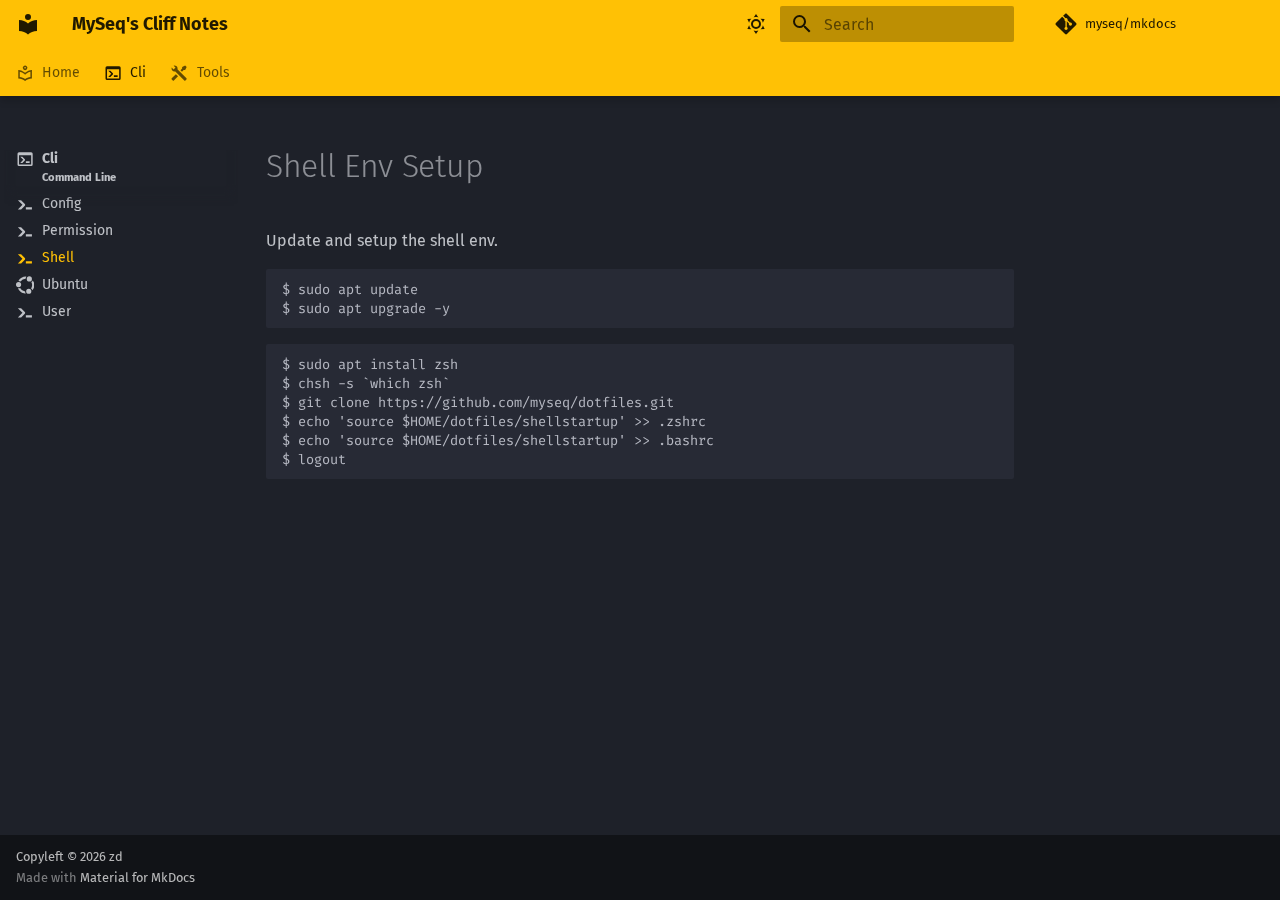
<file: cli/shell/index.html>
<!doctype html>
<html lang="en" class="no-js">
  <head>
    
      <meta charset="utf-8">
      <meta name="viewport" content="width=device-width,initial-scale=1">
      
        <meta name="description" content="Cliff notes collected in MySeq">
      
      
        <meta name="author" content="xx">
      
      
        <link rel="canonical" href="https://myseq.github.io/mkdocs/cli/shell/">
      
      
        <link rel="prev" href="../permissions/">
      
      
        <link rel="next" href="../ubuntu/">
      
      
        
      
      
      <link rel="icon" href="../../assets/images/favicon.png">
      <meta name="generator" content="mkdocs-1.6.1, mkdocs-material-9.7.6">
    
    
      
        <title>Shell - MySeq's Cliff Notes</title>
      
    
    
      <link rel="stylesheet" href="../../assets/stylesheets/main.484c7ddc.min.css">
      
        
        <link rel="stylesheet" href="../../assets/stylesheets/palette.ab4e12ef.min.css">
      
      


    
    
      
    
    
      
        
        
        <link rel="preconnect" href="https://fonts.gstatic.com" crossorigin>
        <link rel="stylesheet" href="https://fonts.googleapis.com/css?family=Fira+Sans:300,300i,400,400i,700,700i%7CFira+Code:400,400i,700,700i&display=fallback">
        <style>:root{--md-text-font:"Fira Sans";--md-code-font:"Fira Code"}</style>
      
    
    
      <link rel="stylesheet" href="../../stylesheets/extra.css">
    
    <script>__md_scope=new URL("../..",location),__md_hash=e=>[...e].reduce(((e,_)=>(e<<5)-e+_.charCodeAt(0)),0),__md_get=(e,_=localStorage,t=__md_scope)=>JSON.parse(_.getItem(t.pathname+"."+e)),__md_set=(e,_,t=localStorage,a=__md_scope)=>{try{t.setItem(a.pathname+"."+e,JSON.stringify(_))}catch(e){}}</script>
    
      

    
    
  </head>
  
  
    
    
      
    
    
    
    
    <body dir="ltr" data-md-color-scheme="slate" data-md-color-primary="amber" data-md-color-accent="lime">
  
    
    <input class="md-toggle" data-md-toggle="drawer" type="checkbox" id="__drawer" autocomplete="off">
    <input class="md-toggle" data-md-toggle="search" type="checkbox" id="__search" autocomplete="off">
    <label class="md-overlay" for="__drawer"></label>
    <div data-md-component="skip">
      
        
        <a href="#shell-env-setup" class="md-skip">
          Skip to content
        </a>
      
    </div>
    <div data-md-component="announce">
      
    </div>
    
    
      

  

<header class="md-header md-header--shadow md-header--lifted" data-md-component="header">
  <nav class="md-header__inner md-grid" aria-label="Header">
    <a href="../.." title="MySeq&#39;s Cliff Notes" class="md-header__button md-logo" aria-label="MySeq's Cliff Notes" data-md-component="logo">
      
  
  <svg xmlns="http://www.w3.org/2000/svg" viewBox="0 0 24 24"><path d="M12 8a3 3 0 0 0 3-3 3 3 0 0 0-3-3 3 3 0 0 0-3 3 3 3 0 0 0 3 3m0 3.54C9.64 9.35 6.5 8 3 8v11c3.5 0 6.64 1.35 9 3.54 2.36-2.19 5.5-3.54 9-3.54V8c-3.5 0-6.64 1.35-9 3.54"/></svg>

    </a>
    <label class="md-header__button md-icon" for="__drawer">
      
      <svg xmlns="http://www.w3.org/2000/svg" viewBox="0 0 24 24"><path d="M3 6h18v2H3zm0 5h18v2H3zm0 5h18v2H3z"/></svg>
    </label>
    <div class="md-header__title" data-md-component="header-title">
      <div class="md-header__ellipsis">
        <div class="md-header__topic">
          <span class="md-ellipsis">
            MySeq's Cliff Notes
          </span>
        </div>
        <div class="md-header__topic" data-md-component="header-topic">
          <span class="md-ellipsis">
            
              Shell
            
          </span>
        </div>
      </div>
    </div>
    
      
        <form class="md-header__option" data-md-component="palette">
  
    
    
    
    <input class="md-option" data-md-color-media="" data-md-color-scheme="slate" data-md-color-primary="amber" data-md-color-accent="lime"  aria-label="Switch to light mode"  type="radio" name="__palette" id="__palette_0">
    
      <label class="md-header__button md-icon" title="Switch to light mode" for="__palette_1" hidden>
        <svg xmlns="http://www.w3.org/2000/svg" viewBox="0 0 24 24"><path d="M12 7a5 5 0 0 1 5 5 5 5 0 0 1-5 5 5 5 0 0 1-5-5 5 5 0 0 1 5-5m0 2a3 3 0 0 0-3 3 3 3 0 0 0 3 3 3 3 0 0 0 3-3 3 3 0 0 0-3-3m0-7 2.39 3.42C13.65 5.15 12.84 5 12 5s-1.65.15-2.39.42zM3.34 7l4.16-.35A7.2 7.2 0 0 0 5.94 8.5c-.44.74-.69 1.5-.83 2.29zm.02 10 1.76-3.77a7.131 7.131 0 0 0 2.38 4.14zM20.65 7l-1.77 3.79a7.02 7.02 0 0 0-2.38-4.15zm-.01 10-4.14.36c.59-.51 1.12-1.14 1.54-1.86.42-.73.69-1.5.83-2.29zM12 22l-2.41-3.44c.74.27 1.55.44 2.41.44.82 0 1.63-.17 2.37-.44z"/></svg>
      </label>
    
  
    
    
    
    <input class="md-option" data-md-color-media="" data-md-color-scheme="light" data-md-color-primary="light-blue" data-md-color-accent="indigo"  aria-label="Switch to dark mode"  type="radio" name="__palette" id="__palette_1">
    
      <label class="md-header__button md-icon" title="Switch to dark mode" for="__palette_0" hidden>
        <svg xmlns="http://www.w3.org/2000/svg" viewBox="0 0 24 24"><path d="m17.75 4.09-2.53 1.94.91 3.06-2.63-1.81-2.63 1.81.91-3.06-2.53-1.94L12.44 4l1.06-3 1.06 3zm3.5 6.91-1.64 1.25.59 1.98-1.7-1.17-1.7 1.17.59-1.98L15.75 11l2.06-.05L18.5 9l.69 1.95zm-2.28 4.95c.83-.08 1.72 1.1 1.19 1.85-.32.45-.66.87-1.08 1.27C15.17 23 8.84 23 4.94 19.07c-3.91-3.9-3.91-10.24 0-14.14.4-.4.82-.76 1.27-1.08.75-.53 1.93.36 1.85 1.19-.27 2.86.69 5.83 2.89 8.02a9.96 9.96 0 0 0 8.02 2.89m-1.64 2.02a12.08 12.08 0 0 1-7.8-3.47c-2.17-2.19-3.33-5-3.49-7.82-2.81 3.14-2.7 7.96.31 10.98 3.02 3.01 7.84 3.12 10.98.31"/></svg>
      </label>
    
  
</form>
      
    
    
      <script>var palette=__md_get("__palette");if(palette&&palette.color){if("(prefers-color-scheme)"===palette.color.media){var media=matchMedia("(prefers-color-scheme: light)"),input=document.querySelector(media.matches?"[data-md-color-media='(prefers-color-scheme: light)']":"[data-md-color-media='(prefers-color-scheme: dark)']");palette.color.media=input.getAttribute("data-md-color-media"),palette.color.scheme=input.getAttribute("data-md-color-scheme"),palette.color.primary=input.getAttribute("data-md-color-primary"),palette.color.accent=input.getAttribute("data-md-color-accent")}for(var[key,value]of Object.entries(palette.color))document.body.setAttribute("data-md-color-"+key,value)}</script>
    
    
    
      
      
        <label class="md-header__button md-icon" for="__search">
          
          <svg xmlns="http://www.w3.org/2000/svg" viewBox="0 0 24 24"><path d="M9.5 3A6.5 6.5 0 0 1 16 9.5c0 1.61-.59 3.09-1.56 4.23l.27.27h.79l5 5-1.5 1.5-5-5v-.79l-.27-.27A6.52 6.52 0 0 1 9.5 16 6.5 6.5 0 0 1 3 9.5 6.5 6.5 0 0 1 9.5 3m0 2C7 5 5 7 5 9.5S7 14 9.5 14 14 12 14 9.5 12 5 9.5 5"/></svg>
        </label>
        <div class="md-search" data-md-component="search" role="dialog">
  <label class="md-search__overlay" for="__search"></label>
  <div class="md-search__inner" role="search">
    <form class="md-search__form" name="search">
      <input type="text" class="md-search__input" name="query" aria-label="Search" placeholder="Search" autocapitalize="off" autocorrect="off" autocomplete="off" spellcheck="false" data-md-component="search-query" required>
      <label class="md-search__icon md-icon" for="__search">
        
        <svg xmlns="http://www.w3.org/2000/svg" viewBox="0 0 24 24"><path d="M9.5 3A6.5 6.5 0 0 1 16 9.5c0 1.61-.59 3.09-1.56 4.23l.27.27h.79l5 5-1.5 1.5-5-5v-.79l-.27-.27A6.52 6.52 0 0 1 9.5 16 6.5 6.5 0 0 1 3 9.5 6.5 6.5 0 0 1 9.5 3m0 2C7 5 5 7 5 9.5S7 14 9.5 14 14 12 14 9.5 12 5 9.5 5"/></svg>
        
        <svg xmlns="http://www.w3.org/2000/svg" viewBox="0 0 24 24"><path d="M20 11v2H8l5.5 5.5-1.42 1.42L4.16 12l7.92-7.92L13.5 5.5 8 11z"/></svg>
      </label>
      <nav class="md-search__options" aria-label="Search">
        
        <button type="reset" class="md-search__icon md-icon" title="Clear" aria-label="Clear" tabindex="-1">
          
          <svg xmlns="http://www.w3.org/2000/svg" viewBox="0 0 24 24"><path d="M19 6.41 17.59 5 12 10.59 6.41 5 5 6.41 10.59 12 5 17.59 6.41 19 12 13.41 17.59 19 19 17.59 13.41 12z"/></svg>
        </button>
      </nav>
      
        <div class="md-search__suggest" data-md-component="search-suggest"></div>
      
    </form>
    <div class="md-search__output">
      <div class="md-search__scrollwrap" tabindex="0" data-md-scrollfix>
        <div class="md-search-result" data-md-component="search-result">
          <div class="md-search-result__meta">
            Initializing search
          </div>
          <ol class="md-search-result__list" role="presentation"></ol>
        </div>
      </div>
    </div>
  </div>
</div>
      
    
    
      <div class="md-header__source">
        <a href="https://github.com/myseq/mkdocs" title="Go to repository" class="md-source" data-md-component="source">
  <div class="md-source__icon md-icon">
    
    <svg xmlns="http://www.w3.org/2000/svg" viewBox="0 0 448 512"><!--! Font Awesome Free 7.1.0 by @fontawesome - https://fontawesome.com License - https://fontawesome.com/license/free (Icons: CC BY 4.0, Fonts: SIL OFL 1.1, Code: MIT License) Copyright 2025 Fonticons, Inc.--><path d="M439.6 236.1 244 40.5c-5.4-5.5-12.8-8.5-20.4-8.5s-15 3-20.4 8.4L162.5 81l51.5 51.5c27.1-9.1 52.7 16.8 43.4 43.7l49.7 49.7c34.2-11.8 61.2 31 35.5 56.7-26.5 26.5-70.2-2.9-56-37.3L240.3 199v121.9c25.3 12.5 22.3 41.8 9.1 55-6.4 6.4-15.2 10.1-24.3 10.1s-17.8-3.6-24.3-10.1c-17.6-17.6-11.1-46.9 11.2-56v-123c-20.8-8.5-24.6-30.7-18.6-45L142.6 101 8.5 235.1C3 240.6 0 247.9 0 255.5s3 15 8.5 20.4l195.6 195.7c5.4 5.4 12.7 8.4 20.4 8.4s15-3 20.4-8.4l194.7-194.7c5.4-5.4 8.4-12.8 8.4-20.4s-3-15-8.4-20.4"/></svg>
  </div>
  <div class="md-source__repository">
    myseq/mkdocs
  </div>
</a>
      </div>
    
  </nav>
  
    
      
<nav class="md-tabs" aria-label="Tabs" data-md-component="tabs">
  <div class="md-grid">
    <ul class="md-tabs__list">
      
        
  
  
  
  
    <li class="md-tabs__item">
      <a href="../.." class="md-tabs__link">
        
  
  
    
      <svg xmlns="http://www.w3.org/2000/svg" viewBox="0 0 24 24"><path d="M12 14.27 10.64 13A11.24 11.24 0 0 0 5 10.18v6.95c2.61.34 5 1.34 7 2.82 2-1.48 4.39-2.48 7-2.82v-6.95c-2.16.39-4.09 1.39-5.64 2.82M19 8.15c.65-.1 1.32-.15 2-.15v11c-3.5 0-6.64 1.35-9 3.54C9.64 20.35 6.5 19 3 19V8c.68 0 1.35.05 2 .15 2.69.41 5.1 1.63 7 3.39 1.9-1.76 4.31-2.98 7-3.39M12 6c.27 0 .5-.1.71-.29.19-.21.29-.44.29-.71s-.1-.5-.29-.71C12.5 4.11 12.27 4 12 4s-.5.11-.71.29c-.18.21-.29.45-.29.71s.11.5.29.71c.21.19.45.29.71.29m2.12 1.12a2.997 2.997 0 1 1-4.24-4.24 2.997 2.997 0 1 1 4.24 4.24"/></svg>
    
  
  Home

      </a>
    </li>
  

      
        
  
  
  
    
  
  
    
    
      <li class="md-tabs__item md-tabs__item--active">
        <a href="../" class="md-tabs__link">
          
  
  
    
      <svg xmlns="http://www.w3.org/2000/svg" viewBox="0 0 24 24"><path d="M20 19V7H4v12zm0-16a2 2 0 0 1 2 2v14a2 2 0 0 1-2 2H4a2 2 0 0 1-2-2V5a2 2 0 0 1 2-2zm-7 14v-2h5v2zm-3.42-4L5.57 9H8.4l3.3 3.3c.39.39.39 1.03 0 1.42L8.42 17H5.59z"/></svg>
    
  
  Cli

        </a>
      </li>
    
  

      
        
  
  
  
  
    
    
      <li class="md-tabs__item">
        <a href="../../tools/" class="md-tabs__link">
          
  
  
    
      <svg xmlns="http://www.w3.org/2000/svg" viewBox="0 0 24 24"><path d="m21.71 20.29-1.42 1.42a1 1 0 0 1-1.41 0L7 9.85A3.8 3.8 0 0 1 6 10a4 4 0 0 1-3.78-5.3l2.54 2.54.53-.53 1.42-1.42.53-.53L4.7 2.22A4 4 0 0 1 10 6a3.8 3.8 0 0 1-.15 1l11.86 11.88a1 1 0 0 1 0 1.41M2.29 18.88a1 1 0 0 0 0 1.41l1.42 1.42a1 1 0 0 0 1.41 0l5.47-5.46-2.83-2.83M20 2l-4 2v2l-2.17 2.17 2 2L18 8h2l2-4Z"/></svg>
    
  
  Tools

        </a>
      </li>
    
  

      
    </ul>
  </div>
</nav>
    
  
</header>
    
    <div class="md-container" data-md-component="container">
      
      
        
      
      <main class="md-main" data-md-component="main">
        <div class="md-main__inner md-grid">
          
            
              
              <div class="md-sidebar md-sidebar--primary" data-md-component="sidebar" data-md-type="navigation" >
                <div class="md-sidebar__scrollwrap">
                  <div class="md-sidebar__inner">
                    


  


<nav class="md-nav md-nav--primary md-nav--lifted" aria-label="Navigation" data-md-level="0">
  <label class="md-nav__title" for="__drawer">
    <a href="../.." title="MySeq&#39;s Cliff Notes" class="md-nav__button md-logo" aria-label="MySeq's Cliff Notes" data-md-component="logo">
      
  
  <svg xmlns="http://www.w3.org/2000/svg" viewBox="0 0 24 24"><path d="M12 8a3 3 0 0 0 3-3 3 3 0 0 0-3-3 3 3 0 0 0-3 3 3 3 0 0 0 3 3m0 3.54C9.64 9.35 6.5 8 3 8v11c3.5 0 6.64 1.35 9 3.54 2.36-2.19 5.5-3.54 9-3.54V8c-3.5 0-6.64 1.35-9 3.54"/></svg>

    </a>
    MySeq's Cliff Notes
  </label>
  
    <div class="md-nav__source">
      <a href="https://github.com/myseq/mkdocs" title="Go to repository" class="md-source" data-md-component="source">
  <div class="md-source__icon md-icon">
    
    <svg xmlns="http://www.w3.org/2000/svg" viewBox="0 0 448 512"><!--! Font Awesome Free 7.1.0 by @fontawesome - https://fontawesome.com License - https://fontawesome.com/license/free (Icons: CC BY 4.0, Fonts: SIL OFL 1.1, Code: MIT License) Copyright 2025 Fonticons, Inc.--><path d="M439.6 236.1 244 40.5c-5.4-5.5-12.8-8.5-20.4-8.5s-15 3-20.4 8.4L162.5 81l51.5 51.5c27.1-9.1 52.7 16.8 43.4 43.7l49.7 49.7c34.2-11.8 61.2 31 35.5 56.7-26.5 26.5-70.2-2.9-56-37.3L240.3 199v121.9c25.3 12.5 22.3 41.8 9.1 55-6.4 6.4-15.2 10.1-24.3 10.1s-17.8-3.6-24.3-10.1c-17.6-17.6-11.1-46.9 11.2-56v-123c-20.8-8.5-24.6-30.7-18.6-45L142.6 101 8.5 235.1C3 240.6 0 247.9 0 255.5s3 15 8.5 20.4l195.6 195.7c5.4 5.4 12.7 8.4 20.4 8.4s15-3 20.4-8.4l194.7-194.7c5.4-5.4 8.4-12.8 8.4-20.4s-3-15-8.4-20.4"/></svg>
  </div>
  <div class="md-source__repository">
    myseq/mkdocs
  </div>
</a>
    </div>
  
  <ul class="md-nav__list" data-md-scrollfix>
    
      
      
  
  
  
  
    <li class="md-nav__item">
      <a href="../.." class="md-nav__link">
        
  
  
    <svg xmlns="http://www.w3.org/2000/svg" viewBox="0 0 24 24"><path d="M12 14.27 10.64 13A11.24 11.24 0 0 0 5 10.18v6.95c2.61.34 5 1.34 7 2.82 2-1.48 4.39-2.48 7-2.82v-6.95c-2.16.39-4.09 1.39-5.64 2.82M19 8.15c.65-.1 1.32-.15 2-.15v11c-3.5 0-6.64 1.35-9 3.54C9.64 20.35 6.5 19 3 19V8c.68 0 1.35.05 2 .15 2.69.41 5.1 1.63 7 3.39 1.9-1.76 4.31-2.98 7-3.39M12 6c.27 0 .5-.1.71-.29.19-.21.29-.44.29-.71s-.1-.5-.29-.71C12.5 4.11 12.27 4 12 4s-.5.11-.71.29c-.18.21-.29.45-.29.71s.11.5.29.71c.21.19.45.29.71.29m2.12 1.12a2.997 2.997 0 1 1-4.24-4.24 2.997 2.997 0 1 1 4.24 4.24"/></svg>
  
  <span class="md-ellipsis">
    
  
    Home
  

    
      <br>
      <small>Powered by MkDocs</small>
    
  </span>
  
  

      </a>
    </li>
  

    
      
      
  
  
    
  
  
  
    
    
      
        
          
        
      
        
      
        
      
        
      
        
      
        
      
    
    
    
      
        
        
      
      
        
      
    
    
    <li class="md-nav__item md-nav__item--active md-nav__item--section md-nav__item--nested">
      
        
        
        <input class="md-nav__toggle md-toggle " type="checkbox" id="__nav_2" checked>
        
          
          <div class="md-nav__link md-nav__container">
            <a href="../" class="md-nav__link ">
              
  
  
    <svg xmlns="http://www.w3.org/2000/svg" viewBox="0 0 24 24"><path d="M20 19V7H4v12zm0-16a2 2 0 0 1 2 2v14a2 2 0 0 1-2 2H4a2 2 0 0 1-2-2V5a2 2 0 0 1 2-2zm-7 14v-2h5v2zm-3.42-4L5.57 9H8.4l3.3 3.3c.39.39.39 1.03 0 1.42L8.42 17H5.59z"/></svg>
  
  <span class="md-ellipsis">
    
  
    Cli
  

    
      <br>
      <small>Command Line</small>
    
  </span>
  
  

            </a>
            
              
              <label class="md-nav__link " for="__nav_2" id="__nav_2_label" tabindex="">
                <span class="md-nav__icon md-icon"></span>
              </label>
            
          </div>
        
        <nav class="md-nav" data-md-level="1" aria-labelledby="__nav_2_label" aria-expanded="true">
          <label class="md-nav__title" for="__nav_2">
            <span class="md-nav__icon md-icon"></span>
            
  
    Cli
  

          </label>
          <ul class="md-nav__list" data-md-scrollfix>
            
              
            
              
                
  
  
  
  
    <li class="md-nav__item">
      <a href="../config/" class="md-nav__link">
        
  
  
    <svg xmlns="http://www.w3.org/2000/svg" viewBox="0 0 24 24"><path d="M13 19v-3h8v3zm-4.5-6L2.47 7h4.24l4.96 4.95c.58.59.58 1.55 0 2.12L6.74 19H2.5z"/></svg>
  
  <span class="md-ellipsis">
    
  
    Config
  

    
  </span>
  
  

      </a>
    </li>
  

              
            
              
                
  
  
  
  
    <li class="md-nav__item">
      <a href="../permissions/" class="md-nav__link">
        
  
  
    <svg xmlns="http://www.w3.org/2000/svg" viewBox="0 0 24 24"><path d="M13 19v-3h8v3zm-4.5-6L2.47 7h4.24l4.96 4.95c.58.59.58 1.55 0 2.12L6.74 19H2.5z"/></svg>
  
  <span class="md-ellipsis">
    
  
    Permission
  

    
  </span>
  
  

      </a>
    </li>
  

              
            
              
                
  
  
    
  
  
  
    <li class="md-nav__item md-nav__item--active">
      
      <input class="md-nav__toggle md-toggle" type="checkbox" id="__toc">
      
      
        
      
      
      <a href="./" class="md-nav__link md-nav__link--active">
        
  
  
    <svg xmlns="http://www.w3.org/2000/svg" viewBox="0 0 24 24"><path d="M13 19v-3h8v3zm-4.5-6L2.47 7h4.24l4.96 4.95c.58.59.58 1.55 0 2.12L6.74 19H2.5z"/></svg>
  
  <span class="md-ellipsis">
    
  
    Shell
  

    
  </span>
  
  

      </a>
      
    </li>
  

              
            
              
                
  
  
  
  
    <li class="md-nav__item">
      <a href="../ubuntu/" class="md-nav__link">
        
  
  
    <svg xmlns="http://www.w3.org/2000/svg" viewBox="0 0 24 24"><path d="M17.61.455a3.41 3.41 0 0 0-3.41 3.41 3.41 3.41 0 0 0 3.41 3.41 3.41 3.41 0 0 0 3.41-3.41 3.41 3.41 0 0 0-3.41-3.41M12.92.8C8.923.777 5.137 2.941 3.148 6.451a5 5 0 0 1 .26-.007 4.9 4.9 0 0 1 2.585.737A8.32 8.32 0 0 1 12.688 3.6 4.94 4.94 0 0 1 13.723.834 11 11 0 0 0 12.92.8m9.226 4.994a4.9 4.9 0 0 1-1.918 2.246 8.36 8.36 0 0 1-.273 8.303 4.9 4.9 0 0 1 1.632 2.54 11.16 11.16 0 0 0 .559-13.089M3.41 7.932A3.41 3.41 0 0 0 0 11.342a3.41 3.41 0 0 0 3.41 3.409 3.41 3.41 0 0 0 3.41-3.41 3.41 3.41 0 0 0-3.41-3.41zm2.027 7.866a4.9 4.9 0 0 1-2.915.358 11.1 11.1 0 0 0 7.991 6.698 11.2 11.2 0 0 0 2.422.249 4.88 4.88 0 0 1-.999-2.85 9 9 0 0 1-.836-.136 8.3 8.3 0 0 1-5.663-4.32zm11.405.928a3.41 3.41 0 0 0-3.41 3.41 3.41 3.41 0 0 0 3.41 3.41 3.41 3.41 0 0 0 3.41-3.41 3.41 3.41 0 0 0-3.41-3.41"/></svg>
  
  <span class="md-ellipsis">
    
  
    Ubuntu
  

    
  </span>
  
  

      </a>
    </li>
  

              
            
              
                
  
  
  
  
    <li class="md-nav__item">
      <a href="../user/" class="md-nav__link">
        
  
  
    <svg xmlns="http://www.w3.org/2000/svg" viewBox="0 0 24 24"><path d="M13 19v-3h8v3zm-4.5-6L2.47 7h4.24l4.96 4.95c.58.59.58 1.55 0 2.12L6.74 19H2.5z"/></svg>
  
  <span class="md-ellipsis">
    
  
    User
  

    
  </span>
  
  

      </a>
    </li>
  

              
            
          </ul>
        </nav>
      
    </li>
  

    
      
      
  
  
  
  
    
    
      
        
          
        
      
        
      
        
      
        
      
        
      
        
      
        
      
    
    
    
      
      
        
      
    
    
    <li class="md-nav__item md-nav__item--nested">
      
        
        
        <input class="md-nav__toggle md-toggle " type="checkbox" id="__nav_3" >
        
          
          <div class="md-nav__link md-nav__container">
            <a href="../../tools/" class="md-nav__link ">
              
  
  
    <svg xmlns="http://www.w3.org/2000/svg" viewBox="0 0 24 24"><path d="m21.71 20.29-1.42 1.42a1 1 0 0 1-1.41 0L7 9.85A3.8 3.8 0 0 1 6 10a4 4 0 0 1-3.78-5.3l2.54 2.54.53-.53 1.42-1.42.53-.53L4.7 2.22A4 4 0 0 1 10 6a3.8 3.8 0 0 1-.15 1l11.86 11.88a1 1 0 0 1 0 1.41M2.29 18.88a1 1 0 0 0 0 1.41l1.42 1.42a1 1 0 0 0 1.41 0l5.47-5.46-2.83-2.83M20 2l-4 2v2l-2.17 2.17 2 2L18 8h2l2-4Z"/></svg>
  
  <span class="md-ellipsis">
    
  
    Tools
  

    
      <br>
      <small>Setup tools</small>
    
  </span>
  
  

            </a>
            
              
              <label class="md-nav__link " for="__nav_3" id="__nav_3_label" tabindex="0">
                <span class="md-nav__icon md-icon"></span>
              </label>
            
          </div>
        
        <nav class="md-nav" data-md-level="1" aria-labelledby="__nav_3_label" aria-expanded="false">
          <label class="md-nav__title" for="__nav_3">
            <span class="md-nav__icon md-icon"></span>
            
  
    Tools
  

          </label>
          <ul class="md-nav__list" data-md-scrollfix>
            
              
            
              
                
  
  
  
  
    <li class="md-nav__item">
      <a href="../../tools/bat/" class="md-nav__link">
        
  
  
    <svg xmlns="http://www.w3.org/2000/svg" viewBox="0 0 24 24"><path d="M21 16.5c0 .38-.21.71-.53.88l-7.9 4.44c-.16.12-.36.18-.57.18s-.41-.06-.57-.18l-7.9-4.44A.99.99 0 0 1 3 16.5v-9c0-.38.21-.71.53-.88l7.9-4.44c.16-.12.36-.18.57-.18s.41.06.57.18l7.9 4.44c.32.17.53.5.53.88zM12 4.15l-1.89 1.07L16 8.61l1.96-1.11zM6.04 7.5 12 10.85l1.96-1.1-5.88-3.4zM5 15.91l6 3.38v-6.71L5 9.21zm14 0v-6.7l-6 3.37v6.71z"/></svg>
  
  <span class="md-ellipsis">
    
  
    bat
  

    
  </span>
  
  

      </a>
    </li>
  

              
            
              
                
  
  
  
  
    <li class="md-nav__item">
      <a href="../../tools/cockpit/" class="md-nav__link">
        
  
  
    <svg xmlns="http://www.w3.org/2000/svg" viewBox="0 0 24 24"><path d="M21 16.5c0 .38-.21.71-.53.88l-7.9 4.44c-.16.12-.36.18-.57.18s-.41-.06-.57-.18l-7.9-4.44A.99.99 0 0 1 3 16.5v-9c0-.38.21-.71.53-.88l7.9-4.44c.16-.12.36-.18.57-.18s.41.06.57.18l7.9 4.44c.32.17.53.5.53.88zM12 4.15l-1.89 1.07L16 8.61l1.96-1.11zM6.04 7.5 12 10.85l1.96-1.1-5.88-3.4zM5 15.91l6 3.38v-6.71L5 9.21zm14 0v-6.7l-6 3.37v6.71z"/></svg>
  
  <span class="md-ellipsis">
    
  
    cockpit
  

    
  </span>
  
  

      </a>
    </li>
  

              
            
              
                
  
  
  
  
    <li class="md-nav__item">
      <a href="../../tools/glances/" class="md-nav__link">
        
  
  
    <svg xmlns="http://www.w3.org/2000/svg" viewBox="0 0 24 24"><path d="M21 16.5c0 .38-.21.71-.53.88l-7.9 4.44c-.16.12-.36.18-.57.18s-.41-.06-.57-.18l-7.9-4.44A.99.99 0 0 1 3 16.5v-9c0-.38.21-.71.53-.88l7.9-4.44c.16-.12.36-.18.57-.18s.41.06.57.18l7.9 4.44c.32.17.53.5.53.88zM12 4.15l-1.89 1.07L16 8.61l1.96-1.11zM6.04 7.5 12 10.85l1.96-1.1-5.88-3.4zM5 15.91l6 3.38v-6.71L5 9.21zm14 0v-6.7l-6 3.37v6.71z"/></svg>
  
  <span class="md-ellipsis">
    
  
    glances
  

    
  </span>
  
  

      </a>
    </li>
  

              
            
              
                
  
  
  
  
    <li class="md-nav__item">
      <a href="../../tools/hugo/" class="md-nav__link">
        
  
  
    <svg xmlns="http://www.w3.org/2000/svg" viewBox="0 0 24 24"><path d="M21 16.5c0 .38-.21.71-.53.88l-7.9 4.44c-.16.12-.36.18-.57.18s-.41-.06-.57-.18l-7.9-4.44A.99.99 0 0 1 3 16.5v-9c0-.38.21-.71.53-.88l7.9-4.44c.16-.12.36-.18.57-.18s.41.06.57.18l7.9 4.44c.32.17.53.5.53.88zM12 4.15l-1.89 1.07L16 8.61l1.96-1.11zM6.04 7.5 12 10.85l1.96-1.1-5.88-3.4zM5 15.91l6 3.38v-6.71L5 9.21zm14 0v-6.7l-6 3.37v6.71z"/></svg>
  
  <span class="md-ellipsis">
    
  
    hugo
  

    
  </span>
  
  

      </a>
    </li>
  

              
            
              
                
  
  
  
  
    <li class="md-nav__item">
      <a href="../../tools/mkdocs/" class="md-nav__link">
        
  
  
    <svg xmlns="http://www.w3.org/2000/svg" viewBox="0 0 24 24"><path d="M21 16.5c0 .38-.21.71-.53.88l-7.9 4.44c-.16.12-.36.18-.57.18s-.41-.06-.57-.18l-7.9-4.44A.99.99 0 0 1 3 16.5v-9c0-.38.21-.71.53-.88l7.9-4.44c.16-.12.36-.18.57-.18s.41.06.57.18l7.9 4.44c.32.17.53.5.53.88zM12 4.15l-1.89 1.07L16 8.61l1.96-1.11zM6.04 7.5 12 10.85l1.96-1.1-5.88-3.4zM5 15.91l6 3.38v-6.71L5 9.21zm14 0v-6.7l-6 3.37v6.71z"/></svg>
  
  <span class="md-ellipsis">
    
  
    mkdocs
  

    
  </span>
  
  

      </a>
    </li>
  

              
            
              
                
  
  
  
  
    <li class="md-nav__item">
      <a href="../../tools/nginx/" class="md-nav__link">
        
  
  
    <svg xmlns="http://www.w3.org/2000/svg" viewBox="0 0 24 24"><path d="M21 16.5c0 .38-.21.71-.53.88l-7.9 4.44c-.16.12-.36.18-.57.18s-.41-.06-.57-.18l-7.9-4.44A.99.99 0 0 1 3 16.5v-9c0-.38.21-.71.53-.88l7.9-4.44c.16-.12.36-.18.57-.18s.41.06.57.18l7.9 4.44c.32.17.53.5.53.88zM12 4.15l-1.89 1.07L16 8.61l1.96-1.11zM6.04 7.5 12 10.85l1.96-1.1-5.88-3.4zM5 15.91l6 3.38v-6.71L5 9.21zm14 0v-6.7l-6 3.37v6.71z"/></svg>
  
  <span class="md-ellipsis">
    
  
    nginx
  

    
  </span>
  
  

      </a>
    </li>
  

              
            
          </ul>
        </nav>
      
    </li>
  

    
  </ul>
</nav>
                  </div>
                </div>
              </div>
            
            
              
              <div class="md-sidebar md-sidebar--secondary" data-md-component="sidebar" data-md-type="toc" >
                <div class="md-sidebar__scrollwrap">
                  <div class="md-sidebar__inner">
                    

<nav class="md-nav md-nav--secondary" aria-label="Table of contents">
  
  
  
    
  
  
</nav>
                  </div>
                </div>
              </div>
            
          
          
            <div class="md-content" data-md-component="content">
              
              <article class="md-content__inner md-typeset">
                
                  


  
  


<h1 id="shell-env-setup">Shell Env Setup</h1>
<p>Update and setup the shell env.</p>
<pre><code class="language-console">$ sudo apt update
$ sudo apt upgrade -y
</code></pre>
<pre><code class="language-console">$ sudo apt install zsh
$ chsh -s `which zsh`
$ git clone https://github.com/myseq/dotfiles.git
$ echo 'source $HOME/dotfiles/shellstartup' &gt;&gt; .zshrc
$ echo 'source $HOME/dotfiles/shellstartup' &gt;&gt; .bashrc
$ logout
</code></pre>







  
  






                
              </article>
            </div>
          
          
<script>var target=document.getElementById(location.hash.slice(1));target&&target.name&&(target.checked=target.name.startsWith("__tabbed_"))</script>
        </div>
        
      </main>
      
        <footer class="md-footer">
  
  <div class="md-footer-meta md-typeset">
    <div class="md-footer-meta__inner md-grid">
      <div class="md-copyright">
  
    <div class="md-copyright__highlight">
      Copyleft &copy; 2026 zd
    </div>
  
  
    Made with
    <a href="https://squidfunk.github.io/mkdocs-material/" target="_blank" rel="noopener">
      Material for MkDocs
    </a>
  
</div>
      
    </div>
  </div>
</footer>
      
    </div>
    <div class="md-dialog" data-md-component="dialog">
      <div class="md-dialog__inner md-typeset"></div>
    </div>
    
    
    
      
      
      <script id="__config" type="application/json">{"annotate": null, "base": "../..", "features": ["search.suggest", "search.highlight", "navigation.tabs", "navigation.tabs.sticky", "navigation.sections", "navigation.tracking", "navigation.indexes"], "search": "../../assets/javascripts/workers/search.2c215733.min.js", "tags": null, "translations": {"clipboard.copied": "Copied to clipboard", "clipboard.copy": "Copy to clipboard", "search.result.more.one": "1 more on this page", "search.result.more.other": "# more on this page", "search.result.none": "No matching documents", "search.result.one": "1 matching document", "search.result.other": "# matching documents", "search.result.placeholder": "Type to start searching", "search.result.term.missing": "Missing", "select.version": "Select version"}, "version": null}</script>
    
    
      <script src="../../assets/javascripts/bundle.79ae519e.min.js"></script>
      
    
  </body>
</html>
</file>
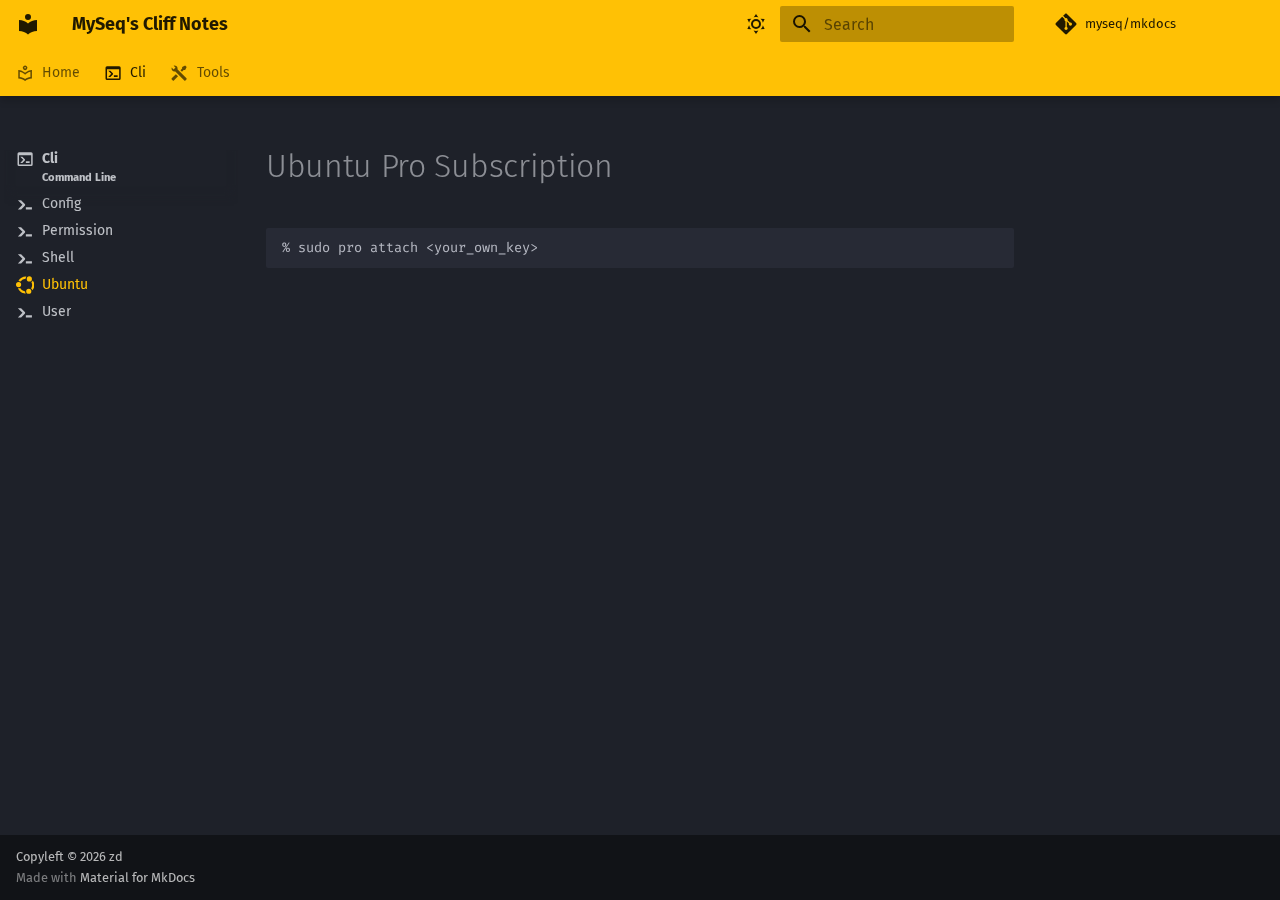
<file: cli/ubuntu/index.html>
<!doctype html>
<html lang="en" class="no-js">
  <head>
    
      <meta charset="utf-8">
      <meta name="viewport" content="width=device-width,initial-scale=1">
      
        <meta name="description" content="Cliff notes collected in MySeq">
      
      
        <meta name="author" content="xx">
      
      
        <link rel="canonical" href="https://myseq.github.io/mkdocs/cli/ubuntu/">
      
      
        <link rel="prev" href="../shell/">
      
      
        <link rel="next" href="../user/">
      
      
        
      
      
      <link rel="icon" href="../../assets/images/favicon.png">
      <meta name="generator" content="mkdocs-1.6.1, mkdocs-material-9.7.6">
    
    
      
        <title>Ubuntu - MySeq's Cliff Notes</title>
      
    
    
      <link rel="stylesheet" href="../../assets/stylesheets/main.484c7ddc.min.css">
      
        
        <link rel="stylesheet" href="../../assets/stylesheets/palette.ab4e12ef.min.css">
      
      


    
    
      
    
    
      
        
        
        <link rel="preconnect" href="https://fonts.gstatic.com" crossorigin>
        <link rel="stylesheet" href="https://fonts.googleapis.com/css?family=Fira+Sans:300,300i,400,400i,700,700i%7CFira+Code:400,400i,700,700i&display=fallback">
        <style>:root{--md-text-font:"Fira Sans";--md-code-font:"Fira Code"}</style>
      
    
    
      <link rel="stylesheet" href="../../stylesheets/extra.css">
    
    <script>__md_scope=new URL("../..",location),__md_hash=e=>[...e].reduce(((e,_)=>(e<<5)-e+_.charCodeAt(0)),0),__md_get=(e,_=localStorage,t=__md_scope)=>JSON.parse(_.getItem(t.pathname+"."+e)),__md_set=(e,_,t=localStorage,a=__md_scope)=>{try{t.setItem(a.pathname+"."+e,JSON.stringify(_))}catch(e){}}</script>
    
      

    
    
  </head>
  
  
    
    
      
    
    
    
    
    <body dir="ltr" data-md-color-scheme="slate" data-md-color-primary="amber" data-md-color-accent="lime">
  
    
    <input class="md-toggle" data-md-toggle="drawer" type="checkbox" id="__drawer" autocomplete="off">
    <input class="md-toggle" data-md-toggle="search" type="checkbox" id="__search" autocomplete="off">
    <label class="md-overlay" for="__drawer"></label>
    <div data-md-component="skip">
      
        
        <a href="#ubuntu-pro-subscription" class="md-skip">
          Skip to content
        </a>
      
    </div>
    <div data-md-component="announce">
      
    </div>
    
    
      

  

<header class="md-header md-header--shadow md-header--lifted" data-md-component="header">
  <nav class="md-header__inner md-grid" aria-label="Header">
    <a href="../.." title="MySeq&#39;s Cliff Notes" class="md-header__button md-logo" aria-label="MySeq's Cliff Notes" data-md-component="logo">
      
  
  <svg xmlns="http://www.w3.org/2000/svg" viewBox="0 0 24 24"><path d="M12 8a3 3 0 0 0 3-3 3 3 0 0 0-3-3 3 3 0 0 0-3 3 3 3 0 0 0 3 3m0 3.54C9.64 9.35 6.5 8 3 8v11c3.5 0 6.64 1.35 9 3.54 2.36-2.19 5.5-3.54 9-3.54V8c-3.5 0-6.64 1.35-9 3.54"/></svg>

    </a>
    <label class="md-header__button md-icon" for="__drawer">
      
      <svg xmlns="http://www.w3.org/2000/svg" viewBox="0 0 24 24"><path d="M3 6h18v2H3zm0 5h18v2H3zm0 5h18v2H3z"/></svg>
    </label>
    <div class="md-header__title" data-md-component="header-title">
      <div class="md-header__ellipsis">
        <div class="md-header__topic">
          <span class="md-ellipsis">
            MySeq's Cliff Notes
          </span>
        </div>
        <div class="md-header__topic" data-md-component="header-topic">
          <span class="md-ellipsis">
            
              Ubuntu
            
          </span>
        </div>
      </div>
    </div>
    
      
        <form class="md-header__option" data-md-component="palette">
  
    
    
    
    <input class="md-option" data-md-color-media="" data-md-color-scheme="slate" data-md-color-primary="amber" data-md-color-accent="lime"  aria-label="Switch to light mode"  type="radio" name="__palette" id="__palette_0">
    
      <label class="md-header__button md-icon" title="Switch to light mode" for="__palette_1" hidden>
        <svg xmlns="http://www.w3.org/2000/svg" viewBox="0 0 24 24"><path d="M12 7a5 5 0 0 1 5 5 5 5 0 0 1-5 5 5 5 0 0 1-5-5 5 5 0 0 1 5-5m0 2a3 3 0 0 0-3 3 3 3 0 0 0 3 3 3 3 0 0 0 3-3 3 3 0 0 0-3-3m0-7 2.39 3.42C13.65 5.15 12.84 5 12 5s-1.65.15-2.39.42zM3.34 7l4.16-.35A7.2 7.2 0 0 0 5.94 8.5c-.44.74-.69 1.5-.83 2.29zm.02 10 1.76-3.77a7.131 7.131 0 0 0 2.38 4.14zM20.65 7l-1.77 3.79a7.02 7.02 0 0 0-2.38-4.15zm-.01 10-4.14.36c.59-.51 1.12-1.14 1.54-1.86.42-.73.69-1.5.83-2.29zM12 22l-2.41-3.44c.74.27 1.55.44 2.41.44.82 0 1.63-.17 2.37-.44z"/></svg>
      </label>
    
  
    
    
    
    <input class="md-option" data-md-color-media="" data-md-color-scheme="light" data-md-color-primary="light-blue" data-md-color-accent="indigo"  aria-label="Switch to dark mode"  type="radio" name="__palette" id="__palette_1">
    
      <label class="md-header__button md-icon" title="Switch to dark mode" for="__palette_0" hidden>
        <svg xmlns="http://www.w3.org/2000/svg" viewBox="0 0 24 24"><path d="m17.75 4.09-2.53 1.94.91 3.06-2.63-1.81-2.63 1.81.91-3.06-2.53-1.94L12.44 4l1.06-3 1.06 3zm3.5 6.91-1.64 1.25.59 1.98-1.7-1.17-1.7 1.17.59-1.98L15.75 11l2.06-.05L18.5 9l.69 1.95zm-2.28 4.95c.83-.08 1.72 1.1 1.19 1.85-.32.45-.66.87-1.08 1.27C15.17 23 8.84 23 4.94 19.07c-3.91-3.9-3.91-10.24 0-14.14.4-.4.82-.76 1.27-1.08.75-.53 1.93.36 1.85 1.19-.27 2.86.69 5.83 2.89 8.02a9.96 9.96 0 0 0 8.02 2.89m-1.64 2.02a12.08 12.08 0 0 1-7.8-3.47c-2.17-2.19-3.33-5-3.49-7.82-2.81 3.14-2.7 7.96.31 10.98 3.02 3.01 7.84 3.12 10.98.31"/></svg>
      </label>
    
  
</form>
      
    
    
      <script>var palette=__md_get("__palette");if(palette&&palette.color){if("(prefers-color-scheme)"===palette.color.media){var media=matchMedia("(prefers-color-scheme: light)"),input=document.querySelector(media.matches?"[data-md-color-media='(prefers-color-scheme: light)']":"[data-md-color-media='(prefers-color-scheme: dark)']");palette.color.media=input.getAttribute("data-md-color-media"),palette.color.scheme=input.getAttribute("data-md-color-scheme"),palette.color.primary=input.getAttribute("data-md-color-primary"),palette.color.accent=input.getAttribute("data-md-color-accent")}for(var[key,value]of Object.entries(palette.color))document.body.setAttribute("data-md-color-"+key,value)}</script>
    
    
    
      
      
        <label class="md-header__button md-icon" for="__search">
          
          <svg xmlns="http://www.w3.org/2000/svg" viewBox="0 0 24 24"><path d="M9.5 3A6.5 6.5 0 0 1 16 9.5c0 1.61-.59 3.09-1.56 4.23l.27.27h.79l5 5-1.5 1.5-5-5v-.79l-.27-.27A6.52 6.52 0 0 1 9.5 16 6.5 6.5 0 0 1 3 9.5 6.5 6.5 0 0 1 9.5 3m0 2C7 5 5 7 5 9.5S7 14 9.5 14 14 12 14 9.5 12 5 9.5 5"/></svg>
        </label>
        <div class="md-search" data-md-component="search" role="dialog">
  <label class="md-search__overlay" for="__search"></label>
  <div class="md-search__inner" role="search">
    <form class="md-search__form" name="search">
      <input type="text" class="md-search__input" name="query" aria-label="Search" placeholder="Search" autocapitalize="off" autocorrect="off" autocomplete="off" spellcheck="false" data-md-component="search-query" required>
      <label class="md-search__icon md-icon" for="__search">
        
        <svg xmlns="http://www.w3.org/2000/svg" viewBox="0 0 24 24"><path d="M9.5 3A6.5 6.5 0 0 1 16 9.5c0 1.61-.59 3.09-1.56 4.23l.27.27h.79l5 5-1.5 1.5-5-5v-.79l-.27-.27A6.52 6.52 0 0 1 9.5 16 6.5 6.5 0 0 1 3 9.5 6.5 6.5 0 0 1 9.5 3m0 2C7 5 5 7 5 9.5S7 14 9.5 14 14 12 14 9.5 12 5 9.5 5"/></svg>
        
        <svg xmlns="http://www.w3.org/2000/svg" viewBox="0 0 24 24"><path d="M20 11v2H8l5.5 5.5-1.42 1.42L4.16 12l7.92-7.92L13.5 5.5 8 11z"/></svg>
      </label>
      <nav class="md-search__options" aria-label="Search">
        
        <button type="reset" class="md-search__icon md-icon" title="Clear" aria-label="Clear" tabindex="-1">
          
          <svg xmlns="http://www.w3.org/2000/svg" viewBox="0 0 24 24"><path d="M19 6.41 17.59 5 12 10.59 6.41 5 5 6.41 10.59 12 5 17.59 6.41 19 12 13.41 17.59 19 19 17.59 13.41 12z"/></svg>
        </button>
      </nav>
      
        <div class="md-search__suggest" data-md-component="search-suggest"></div>
      
    </form>
    <div class="md-search__output">
      <div class="md-search__scrollwrap" tabindex="0" data-md-scrollfix>
        <div class="md-search-result" data-md-component="search-result">
          <div class="md-search-result__meta">
            Initializing search
          </div>
          <ol class="md-search-result__list" role="presentation"></ol>
        </div>
      </div>
    </div>
  </div>
</div>
      
    
    
      <div class="md-header__source">
        <a href="https://github.com/myseq/mkdocs" title="Go to repository" class="md-source" data-md-component="source">
  <div class="md-source__icon md-icon">
    
    <svg xmlns="http://www.w3.org/2000/svg" viewBox="0 0 448 512"><!--! Font Awesome Free 7.1.0 by @fontawesome - https://fontawesome.com License - https://fontawesome.com/license/free (Icons: CC BY 4.0, Fonts: SIL OFL 1.1, Code: MIT License) Copyright 2025 Fonticons, Inc.--><path d="M439.6 236.1 244 40.5c-5.4-5.5-12.8-8.5-20.4-8.5s-15 3-20.4 8.4L162.5 81l51.5 51.5c27.1-9.1 52.7 16.8 43.4 43.7l49.7 49.7c34.2-11.8 61.2 31 35.5 56.7-26.5 26.5-70.2-2.9-56-37.3L240.3 199v121.9c25.3 12.5 22.3 41.8 9.1 55-6.4 6.4-15.2 10.1-24.3 10.1s-17.8-3.6-24.3-10.1c-17.6-17.6-11.1-46.9 11.2-56v-123c-20.8-8.5-24.6-30.7-18.6-45L142.6 101 8.5 235.1C3 240.6 0 247.9 0 255.5s3 15 8.5 20.4l195.6 195.7c5.4 5.4 12.7 8.4 20.4 8.4s15-3 20.4-8.4l194.7-194.7c5.4-5.4 8.4-12.8 8.4-20.4s-3-15-8.4-20.4"/></svg>
  </div>
  <div class="md-source__repository">
    myseq/mkdocs
  </div>
</a>
      </div>
    
  </nav>
  
    
      
<nav class="md-tabs" aria-label="Tabs" data-md-component="tabs">
  <div class="md-grid">
    <ul class="md-tabs__list">
      
        
  
  
  
  
    <li class="md-tabs__item">
      <a href="../.." class="md-tabs__link">
        
  
  
    
      <svg xmlns="http://www.w3.org/2000/svg" viewBox="0 0 24 24"><path d="M12 14.27 10.64 13A11.24 11.24 0 0 0 5 10.18v6.95c2.61.34 5 1.34 7 2.82 2-1.48 4.39-2.48 7-2.82v-6.95c-2.16.39-4.09 1.39-5.64 2.82M19 8.15c.65-.1 1.32-.15 2-.15v11c-3.5 0-6.64 1.35-9 3.54C9.64 20.35 6.5 19 3 19V8c.68 0 1.35.05 2 .15 2.69.41 5.1 1.63 7 3.39 1.9-1.76 4.31-2.98 7-3.39M12 6c.27 0 .5-.1.71-.29.19-.21.29-.44.29-.71s-.1-.5-.29-.71C12.5 4.11 12.27 4 12 4s-.5.11-.71.29c-.18.21-.29.45-.29.71s.11.5.29.71c.21.19.45.29.71.29m2.12 1.12a2.997 2.997 0 1 1-4.24-4.24 2.997 2.997 0 1 1 4.24 4.24"/></svg>
    
  
  Home

      </a>
    </li>
  

      
        
  
  
  
    
  
  
    
    
      <li class="md-tabs__item md-tabs__item--active">
        <a href="../" class="md-tabs__link">
          
  
  
    
      <svg xmlns="http://www.w3.org/2000/svg" viewBox="0 0 24 24"><path d="M20 19V7H4v12zm0-16a2 2 0 0 1 2 2v14a2 2 0 0 1-2 2H4a2 2 0 0 1-2-2V5a2 2 0 0 1 2-2zm-7 14v-2h5v2zm-3.42-4L5.57 9H8.4l3.3 3.3c.39.39.39 1.03 0 1.42L8.42 17H5.59z"/></svg>
    
  
  Cli

        </a>
      </li>
    
  

      
        
  
  
  
  
    
    
      <li class="md-tabs__item">
        <a href="../../tools/" class="md-tabs__link">
          
  
  
    
      <svg xmlns="http://www.w3.org/2000/svg" viewBox="0 0 24 24"><path d="m21.71 20.29-1.42 1.42a1 1 0 0 1-1.41 0L7 9.85A3.8 3.8 0 0 1 6 10a4 4 0 0 1-3.78-5.3l2.54 2.54.53-.53 1.42-1.42.53-.53L4.7 2.22A4 4 0 0 1 10 6a3.8 3.8 0 0 1-.15 1l11.86 11.88a1 1 0 0 1 0 1.41M2.29 18.88a1 1 0 0 0 0 1.41l1.42 1.42a1 1 0 0 0 1.41 0l5.47-5.46-2.83-2.83M20 2l-4 2v2l-2.17 2.17 2 2L18 8h2l2-4Z"/></svg>
    
  
  Tools

        </a>
      </li>
    
  

      
    </ul>
  </div>
</nav>
    
  
</header>
    
    <div class="md-container" data-md-component="container">
      
      
        
      
      <main class="md-main" data-md-component="main">
        <div class="md-main__inner md-grid">
          
            
              
              <div class="md-sidebar md-sidebar--primary" data-md-component="sidebar" data-md-type="navigation" >
                <div class="md-sidebar__scrollwrap">
                  <div class="md-sidebar__inner">
                    


  


<nav class="md-nav md-nav--primary md-nav--lifted" aria-label="Navigation" data-md-level="0">
  <label class="md-nav__title" for="__drawer">
    <a href="../.." title="MySeq&#39;s Cliff Notes" class="md-nav__button md-logo" aria-label="MySeq's Cliff Notes" data-md-component="logo">
      
  
  <svg xmlns="http://www.w3.org/2000/svg" viewBox="0 0 24 24"><path d="M12 8a3 3 0 0 0 3-3 3 3 0 0 0-3-3 3 3 0 0 0-3 3 3 3 0 0 0 3 3m0 3.54C9.64 9.35 6.5 8 3 8v11c3.5 0 6.64 1.35 9 3.54 2.36-2.19 5.5-3.54 9-3.54V8c-3.5 0-6.64 1.35-9 3.54"/></svg>

    </a>
    MySeq's Cliff Notes
  </label>
  
    <div class="md-nav__source">
      <a href="https://github.com/myseq/mkdocs" title="Go to repository" class="md-source" data-md-component="source">
  <div class="md-source__icon md-icon">
    
    <svg xmlns="http://www.w3.org/2000/svg" viewBox="0 0 448 512"><!--! Font Awesome Free 7.1.0 by @fontawesome - https://fontawesome.com License - https://fontawesome.com/license/free (Icons: CC BY 4.0, Fonts: SIL OFL 1.1, Code: MIT License) Copyright 2025 Fonticons, Inc.--><path d="M439.6 236.1 244 40.5c-5.4-5.5-12.8-8.5-20.4-8.5s-15 3-20.4 8.4L162.5 81l51.5 51.5c27.1-9.1 52.7 16.8 43.4 43.7l49.7 49.7c34.2-11.8 61.2 31 35.5 56.7-26.5 26.5-70.2-2.9-56-37.3L240.3 199v121.9c25.3 12.5 22.3 41.8 9.1 55-6.4 6.4-15.2 10.1-24.3 10.1s-17.8-3.6-24.3-10.1c-17.6-17.6-11.1-46.9 11.2-56v-123c-20.8-8.5-24.6-30.7-18.6-45L142.6 101 8.5 235.1C3 240.6 0 247.9 0 255.5s3 15 8.5 20.4l195.6 195.7c5.4 5.4 12.7 8.4 20.4 8.4s15-3 20.4-8.4l194.7-194.7c5.4-5.4 8.4-12.8 8.4-20.4s-3-15-8.4-20.4"/></svg>
  </div>
  <div class="md-source__repository">
    myseq/mkdocs
  </div>
</a>
    </div>
  
  <ul class="md-nav__list" data-md-scrollfix>
    
      
      
  
  
  
  
    <li class="md-nav__item">
      <a href="../.." class="md-nav__link">
        
  
  
    <svg xmlns="http://www.w3.org/2000/svg" viewBox="0 0 24 24"><path d="M12 14.27 10.64 13A11.24 11.24 0 0 0 5 10.18v6.95c2.61.34 5 1.34 7 2.82 2-1.48 4.39-2.48 7-2.82v-6.95c-2.16.39-4.09 1.39-5.64 2.82M19 8.15c.65-.1 1.32-.15 2-.15v11c-3.5 0-6.64 1.35-9 3.54C9.64 20.35 6.5 19 3 19V8c.68 0 1.35.05 2 .15 2.69.41 5.1 1.63 7 3.39 1.9-1.76 4.31-2.98 7-3.39M12 6c.27 0 .5-.1.71-.29.19-.21.29-.44.29-.71s-.1-.5-.29-.71C12.5 4.11 12.27 4 12 4s-.5.11-.71.29c-.18.21-.29.45-.29.71s.11.5.29.71c.21.19.45.29.71.29m2.12 1.12a2.997 2.997 0 1 1-4.24-4.24 2.997 2.997 0 1 1 4.24 4.24"/></svg>
  
  <span class="md-ellipsis">
    
  
    Home
  

    
      <br>
      <small>Powered by MkDocs</small>
    
  </span>
  
  

      </a>
    </li>
  

    
      
      
  
  
    
  
  
  
    
    
      
        
          
        
      
        
      
        
      
        
      
        
      
        
      
    
    
    
      
        
        
      
      
        
      
    
    
    <li class="md-nav__item md-nav__item--active md-nav__item--section md-nav__item--nested">
      
        
        
        <input class="md-nav__toggle md-toggle " type="checkbox" id="__nav_2" checked>
        
          
          <div class="md-nav__link md-nav__container">
            <a href="../" class="md-nav__link ">
              
  
  
    <svg xmlns="http://www.w3.org/2000/svg" viewBox="0 0 24 24"><path d="M20 19V7H4v12zm0-16a2 2 0 0 1 2 2v14a2 2 0 0 1-2 2H4a2 2 0 0 1-2-2V5a2 2 0 0 1 2-2zm-7 14v-2h5v2zm-3.42-4L5.57 9H8.4l3.3 3.3c.39.39.39 1.03 0 1.42L8.42 17H5.59z"/></svg>
  
  <span class="md-ellipsis">
    
  
    Cli
  

    
      <br>
      <small>Command Line</small>
    
  </span>
  
  

            </a>
            
              
              <label class="md-nav__link " for="__nav_2" id="__nav_2_label" tabindex="">
                <span class="md-nav__icon md-icon"></span>
              </label>
            
          </div>
        
        <nav class="md-nav" data-md-level="1" aria-labelledby="__nav_2_label" aria-expanded="true">
          <label class="md-nav__title" for="__nav_2">
            <span class="md-nav__icon md-icon"></span>
            
  
    Cli
  

          </label>
          <ul class="md-nav__list" data-md-scrollfix>
            
              
            
              
                
  
  
  
  
    <li class="md-nav__item">
      <a href="../config/" class="md-nav__link">
        
  
  
    <svg xmlns="http://www.w3.org/2000/svg" viewBox="0 0 24 24"><path d="M13 19v-3h8v3zm-4.5-6L2.47 7h4.24l4.96 4.95c.58.59.58 1.55 0 2.12L6.74 19H2.5z"/></svg>
  
  <span class="md-ellipsis">
    
  
    Config
  

    
  </span>
  
  

      </a>
    </li>
  

              
            
              
                
  
  
  
  
    <li class="md-nav__item">
      <a href="../permissions/" class="md-nav__link">
        
  
  
    <svg xmlns="http://www.w3.org/2000/svg" viewBox="0 0 24 24"><path d="M13 19v-3h8v3zm-4.5-6L2.47 7h4.24l4.96 4.95c.58.59.58 1.55 0 2.12L6.74 19H2.5z"/></svg>
  
  <span class="md-ellipsis">
    
  
    Permission
  

    
  </span>
  
  

      </a>
    </li>
  

              
            
              
                
  
  
  
  
    <li class="md-nav__item">
      <a href="../shell/" class="md-nav__link">
        
  
  
    <svg xmlns="http://www.w3.org/2000/svg" viewBox="0 0 24 24"><path d="M13 19v-3h8v3zm-4.5-6L2.47 7h4.24l4.96 4.95c.58.59.58 1.55 0 2.12L6.74 19H2.5z"/></svg>
  
  <span class="md-ellipsis">
    
  
    Shell
  

    
  </span>
  
  

      </a>
    </li>
  

              
            
              
                
  
  
    
  
  
  
    <li class="md-nav__item md-nav__item--active">
      
      <input class="md-nav__toggle md-toggle" type="checkbox" id="__toc">
      
      
        
      
      
      <a href="./" class="md-nav__link md-nav__link--active">
        
  
  
    <svg xmlns="http://www.w3.org/2000/svg" viewBox="0 0 24 24"><path d="M17.61.455a3.41 3.41 0 0 0-3.41 3.41 3.41 3.41 0 0 0 3.41 3.41 3.41 3.41 0 0 0 3.41-3.41 3.41 3.41 0 0 0-3.41-3.41M12.92.8C8.923.777 5.137 2.941 3.148 6.451a5 5 0 0 1 .26-.007 4.9 4.9 0 0 1 2.585.737A8.32 8.32 0 0 1 12.688 3.6 4.94 4.94 0 0 1 13.723.834 11 11 0 0 0 12.92.8m9.226 4.994a4.9 4.9 0 0 1-1.918 2.246 8.36 8.36 0 0 1-.273 8.303 4.9 4.9 0 0 1 1.632 2.54 11.16 11.16 0 0 0 .559-13.089M3.41 7.932A3.41 3.41 0 0 0 0 11.342a3.41 3.41 0 0 0 3.41 3.409 3.41 3.41 0 0 0 3.41-3.41 3.41 3.41 0 0 0-3.41-3.41zm2.027 7.866a4.9 4.9 0 0 1-2.915.358 11.1 11.1 0 0 0 7.991 6.698 11.2 11.2 0 0 0 2.422.249 4.88 4.88 0 0 1-.999-2.85 9 9 0 0 1-.836-.136 8.3 8.3 0 0 1-5.663-4.32zm11.405.928a3.41 3.41 0 0 0-3.41 3.41 3.41 3.41 0 0 0 3.41 3.41 3.41 3.41 0 0 0 3.41-3.41 3.41 3.41 0 0 0-3.41-3.41"/></svg>
  
  <span class="md-ellipsis">
    
  
    Ubuntu
  

    
  </span>
  
  

      </a>
      
    </li>
  

              
            
              
                
  
  
  
  
    <li class="md-nav__item">
      <a href="../user/" class="md-nav__link">
        
  
  
    <svg xmlns="http://www.w3.org/2000/svg" viewBox="0 0 24 24"><path d="M13 19v-3h8v3zm-4.5-6L2.47 7h4.24l4.96 4.95c.58.59.58 1.55 0 2.12L6.74 19H2.5z"/></svg>
  
  <span class="md-ellipsis">
    
  
    User
  

    
  </span>
  
  

      </a>
    </li>
  

              
            
          </ul>
        </nav>
      
    </li>
  

    
      
      
  
  
  
  
    
    
      
        
          
        
      
        
      
        
      
        
      
        
      
        
      
        
      
    
    
    
      
      
        
      
    
    
    <li class="md-nav__item md-nav__item--nested">
      
        
        
        <input class="md-nav__toggle md-toggle " type="checkbox" id="__nav_3" >
        
          
          <div class="md-nav__link md-nav__container">
            <a href="../../tools/" class="md-nav__link ">
              
  
  
    <svg xmlns="http://www.w3.org/2000/svg" viewBox="0 0 24 24"><path d="m21.71 20.29-1.42 1.42a1 1 0 0 1-1.41 0L7 9.85A3.8 3.8 0 0 1 6 10a4 4 0 0 1-3.78-5.3l2.54 2.54.53-.53 1.42-1.42.53-.53L4.7 2.22A4 4 0 0 1 10 6a3.8 3.8 0 0 1-.15 1l11.86 11.88a1 1 0 0 1 0 1.41M2.29 18.88a1 1 0 0 0 0 1.41l1.42 1.42a1 1 0 0 0 1.41 0l5.47-5.46-2.83-2.83M20 2l-4 2v2l-2.17 2.17 2 2L18 8h2l2-4Z"/></svg>
  
  <span class="md-ellipsis">
    
  
    Tools
  

    
      <br>
      <small>Setup tools</small>
    
  </span>
  
  

            </a>
            
              
              <label class="md-nav__link " for="__nav_3" id="__nav_3_label" tabindex="0">
                <span class="md-nav__icon md-icon"></span>
              </label>
            
          </div>
        
        <nav class="md-nav" data-md-level="1" aria-labelledby="__nav_3_label" aria-expanded="false">
          <label class="md-nav__title" for="__nav_3">
            <span class="md-nav__icon md-icon"></span>
            
  
    Tools
  

          </label>
          <ul class="md-nav__list" data-md-scrollfix>
            
              
            
              
                
  
  
  
  
    <li class="md-nav__item">
      <a href="../../tools/bat/" class="md-nav__link">
        
  
  
    <svg xmlns="http://www.w3.org/2000/svg" viewBox="0 0 24 24"><path d="M21 16.5c0 .38-.21.71-.53.88l-7.9 4.44c-.16.12-.36.18-.57.18s-.41-.06-.57-.18l-7.9-4.44A.99.99 0 0 1 3 16.5v-9c0-.38.21-.71.53-.88l7.9-4.44c.16-.12.36-.18.57-.18s.41.06.57.18l7.9 4.44c.32.17.53.5.53.88zM12 4.15l-1.89 1.07L16 8.61l1.96-1.11zM6.04 7.5 12 10.85l1.96-1.1-5.88-3.4zM5 15.91l6 3.38v-6.71L5 9.21zm14 0v-6.7l-6 3.37v6.71z"/></svg>
  
  <span class="md-ellipsis">
    
  
    bat
  

    
  </span>
  
  

      </a>
    </li>
  

              
            
              
                
  
  
  
  
    <li class="md-nav__item">
      <a href="../../tools/cockpit/" class="md-nav__link">
        
  
  
    <svg xmlns="http://www.w3.org/2000/svg" viewBox="0 0 24 24"><path d="M21 16.5c0 .38-.21.71-.53.88l-7.9 4.44c-.16.12-.36.18-.57.18s-.41-.06-.57-.18l-7.9-4.44A.99.99 0 0 1 3 16.5v-9c0-.38.21-.71.53-.88l7.9-4.44c.16-.12.36-.18.57-.18s.41.06.57.18l7.9 4.44c.32.17.53.5.53.88zM12 4.15l-1.89 1.07L16 8.61l1.96-1.11zM6.04 7.5 12 10.85l1.96-1.1-5.88-3.4zM5 15.91l6 3.38v-6.71L5 9.21zm14 0v-6.7l-6 3.37v6.71z"/></svg>
  
  <span class="md-ellipsis">
    
  
    cockpit
  

    
  </span>
  
  

      </a>
    </li>
  

              
            
              
                
  
  
  
  
    <li class="md-nav__item">
      <a href="../../tools/glances/" class="md-nav__link">
        
  
  
    <svg xmlns="http://www.w3.org/2000/svg" viewBox="0 0 24 24"><path d="M21 16.5c0 .38-.21.71-.53.88l-7.9 4.44c-.16.12-.36.18-.57.18s-.41-.06-.57-.18l-7.9-4.44A.99.99 0 0 1 3 16.5v-9c0-.38.21-.71.53-.88l7.9-4.44c.16-.12.36-.18.57-.18s.41.06.57.18l7.9 4.44c.32.17.53.5.53.88zM12 4.15l-1.89 1.07L16 8.61l1.96-1.11zM6.04 7.5 12 10.85l1.96-1.1-5.88-3.4zM5 15.91l6 3.38v-6.71L5 9.21zm14 0v-6.7l-6 3.37v6.71z"/></svg>
  
  <span class="md-ellipsis">
    
  
    glances
  

    
  </span>
  
  

      </a>
    </li>
  

              
            
              
                
  
  
  
  
    <li class="md-nav__item">
      <a href="../../tools/hugo/" class="md-nav__link">
        
  
  
    <svg xmlns="http://www.w3.org/2000/svg" viewBox="0 0 24 24"><path d="M21 16.5c0 .38-.21.71-.53.88l-7.9 4.44c-.16.12-.36.18-.57.18s-.41-.06-.57-.18l-7.9-4.44A.99.99 0 0 1 3 16.5v-9c0-.38.21-.71.53-.88l7.9-4.44c.16-.12.36-.18.57-.18s.41.06.57.18l7.9 4.44c.32.17.53.5.53.88zM12 4.15l-1.89 1.07L16 8.61l1.96-1.11zM6.04 7.5 12 10.85l1.96-1.1-5.88-3.4zM5 15.91l6 3.38v-6.71L5 9.21zm14 0v-6.7l-6 3.37v6.71z"/></svg>
  
  <span class="md-ellipsis">
    
  
    hugo
  

    
  </span>
  
  

      </a>
    </li>
  

              
            
              
                
  
  
  
  
    <li class="md-nav__item">
      <a href="../../tools/mkdocs/" class="md-nav__link">
        
  
  
    <svg xmlns="http://www.w3.org/2000/svg" viewBox="0 0 24 24"><path d="M21 16.5c0 .38-.21.71-.53.88l-7.9 4.44c-.16.12-.36.18-.57.18s-.41-.06-.57-.18l-7.9-4.44A.99.99 0 0 1 3 16.5v-9c0-.38.21-.71.53-.88l7.9-4.44c.16-.12.36-.18.57-.18s.41.06.57.18l7.9 4.44c.32.17.53.5.53.88zM12 4.15l-1.89 1.07L16 8.61l1.96-1.11zM6.04 7.5 12 10.85l1.96-1.1-5.88-3.4zM5 15.91l6 3.38v-6.71L5 9.21zm14 0v-6.7l-6 3.37v6.71z"/></svg>
  
  <span class="md-ellipsis">
    
  
    mkdocs
  

    
  </span>
  
  

      </a>
    </li>
  

              
            
              
                
  
  
  
  
    <li class="md-nav__item">
      <a href="../../tools/nginx/" class="md-nav__link">
        
  
  
    <svg xmlns="http://www.w3.org/2000/svg" viewBox="0 0 24 24"><path d="M21 16.5c0 .38-.21.71-.53.88l-7.9 4.44c-.16.12-.36.18-.57.18s-.41-.06-.57-.18l-7.9-4.44A.99.99 0 0 1 3 16.5v-9c0-.38.21-.71.53-.88l7.9-4.44c.16-.12.36-.18.57-.18s.41.06.57.18l7.9 4.44c.32.17.53.5.53.88zM12 4.15l-1.89 1.07L16 8.61l1.96-1.11zM6.04 7.5 12 10.85l1.96-1.1-5.88-3.4zM5 15.91l6 3.38v-6.71L5 9.21zm14 0v-6.7l-6 3.37v6.71z"/></svg>
  
  <span class="md-ellipsis">
    
  
    nginx
  

    
  </span>
  
  

      </a>
    </li>
  

              
            
          </ul>
        </nav>
      
    </li>
  

    
  </ul>
</nav>
                  </div>
                </div>
              </div>
            
            
              
              <div class="md-sidebar md-sidebar--secondary" data-md-component="sidebar" data-md-type="toc" >
                <div class="md-sidebar__scrollwrap">
                  <div class="md-sidebar__inner">
                    

<nav class="md-nav md-nav--secondary" aria-label="Table of contents">
  
  
  
    
  
  
</nav>
                  </div>
                </div>
              </div>
            
          
          
            <div class="md-content" data-md-component="content">
              
              <article class="md-content__inner md-typeset">
                
                  


  
  


<h1 id="ubuntu-pro-subscription">Ubuntu Pro Subscription</h1>
<pre><code class="language-console">% sudo pro attach &lt;your_own_key&gt;
</code></pre>







  
  






                
              </article>
            </div>
          
          
<script>var target=document.getElementById(location.hash.slice(1));target&&target.name&&(target.checked=target.name.startsWith("__tabbed_"))</script>
        </div>
        
      </main>
      
        <footer class="md-footer">
  
  <div class="md-footer-meta md-typeset">
    <div class="md-footer-meta__inner md-grid">
      <div class="md-copyright">
  
    <div class="md-copyright__highlight">
      Copyleft &copy; 2026 zd
    </div>
  
  
    Made with
    <a href="https://squidfunk.github.io/mkdocs-material/" target="_blank" rel="noopener">
      Material for MkDocs
    </a>
  
</div>
      
    </div>
  </div>
</footer>
      
    </div>
    <div class="md-dialog" data-md-component="dialog">
      <div class="md-dialog__inner md-typeset"></div>
    </div>
    
    
    
      
      
      <script id="__config" type="application/json">{"annotate": null, "base": "../..", "features": ["search.suggest", "search.highlight", "navigation.tabs", "navigation.tabs.sticky", "navigation.sections", "navigation.tracking", "navigation.indexes"], "search": "../../assets/javascripts/workers/search.2c215733.min.js", "tags": null, "translations": {"clipboard.copied": "Copied to clipboard", "clipboard.copy": "Copy to clipboard", "search.result.more.one": "1 more on this page", "search.result.more.other": "# more on this page", "search.result.none": "No matching documents", "search.result.one": "1 matching document", "search.result.other": "# matching documents", "search.result.placeholder": "Type to start searching", "search.result.term.missing": "Missing", "select.version": "Select version"}, "version": null}</script>
    
    
      <script src="../../assets/javascripts/bundle.79ae519e.min.js"></script>
      
    
  </body>
</html>
</file>
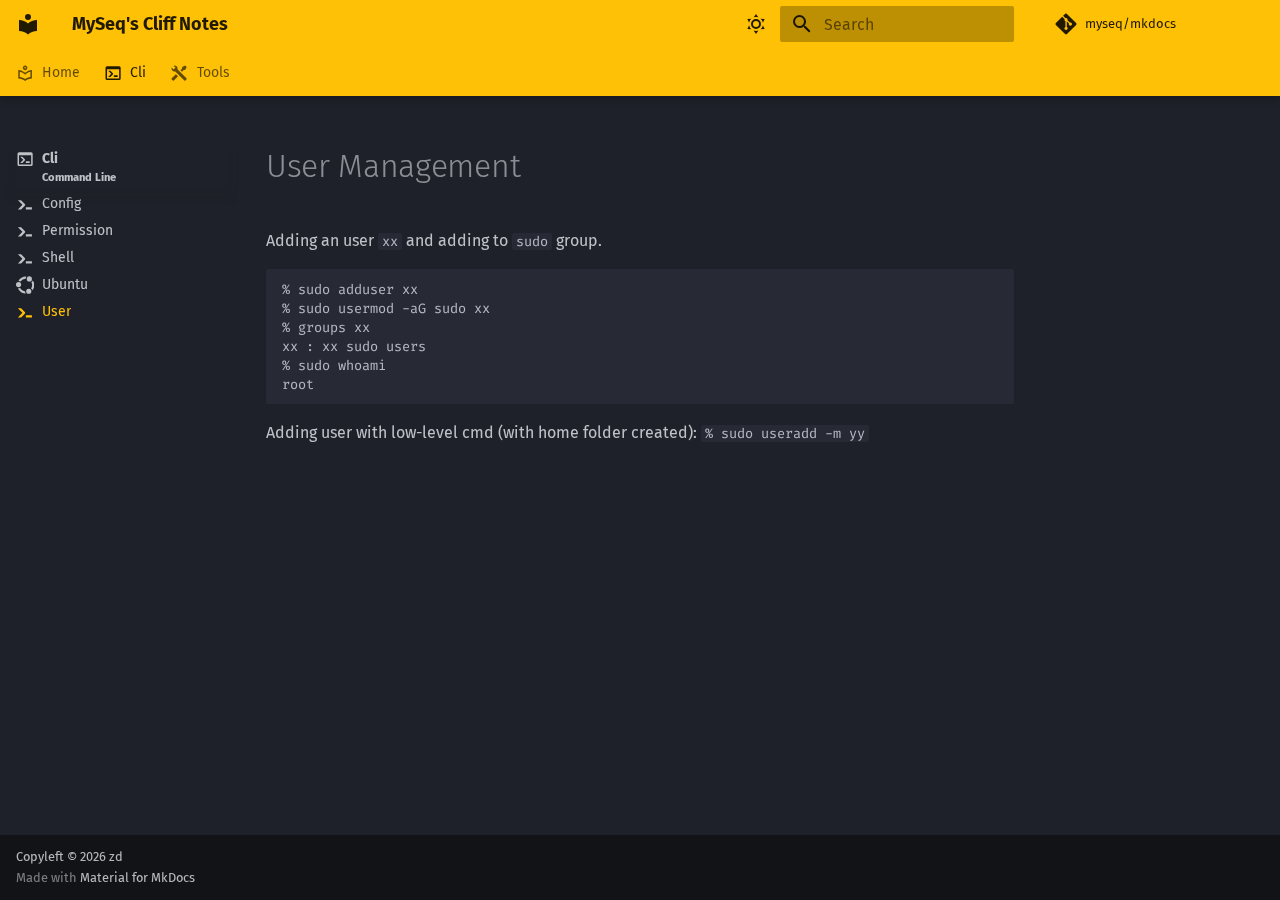
<file: cli/user/index.html>
<!doctype html>
<html lang="en" class="no-js">
  <head>
    
      <meta charset="utf-8">
      <meta name="viewport" content="width=device-width,initial-scale=1">
      
        <meta name="description" content="Cliff notes collected in MySeq">
      
      
        <meta name="author" content="xx">
      
      
        <link rel="canonical" href="https://myseq.github.io/mkdocs/cli/user/">
      
      
        <link rel="prev" href="../ubuntu/">
      
      
        <link rel="next" href="../../tools/">
      
      
        
      
      
      <link rel="icon" href="../../assets/images/favicon.png">
      <meta name="generator" content="mkdocs-1.6.1, mkdocs-material-9.7.6">
    
    
      
        <title>User - MySeq's Cliff Notes</title>
      
    
    
      <link rel="stylesheet" href="../../assets/stylesheets/main.484c7ddc.min.css">
      
        
        <link rel="stylesheet" href="../../assets/stylesheets/palette.ab4e12ef.min.css">
      
      


    
    
      
    
    
      
        
        
        <link rel="preconnect" href="https://fonts.gstatic.com" crossorigin>
        <link rel="stylesheet" href="https://fonts.googleapis.com/css?family=Fira+Sans:300,300i,400,400i,700,700i%7CFira+Code:400,400i,700,700i&display=fallback">
        <style>:root{--md-text-font:"Fira Sans";--md-code-font:"Fira Code"}</style>
      
    
    
      <link rel="stylesheet" href="../../stylesheets/extra.css">
    
    <script>__md_scope=new URL("../..",location),__md_hash=e=>[...e].reduce(((e,_)=>(e<<5)-e+_.charCodeAt(0)),0),__md_get=(e,_=localStorage,t=__md_scope)=>JSON.parse(_.getItem(t.pathname+"."+e)),__md_set=(e,_,t=localStorage,a=__md_scope)=>{try{t.setItem(a.pathname+"."+e,JSON.stringify(_))}catch(e){}}</script>
    
      

    
    
  </head>
  
  
    
    
      
    
    
    
    
    <body dir="ltr" data-md-color-scheme="slate" data-md-color-primary="amber" data-md-color-accent="lime">
  
    
    <input class="md-toggle" data-md-toggle="drawer" type="checkbox" id="__drawer" autocomplete="off">
    <input class="md-toggle" data-md-toggle="search" type="checkbox" id="__search" autocomplete="off">
    <label class="md-overlay" for="__drawer"></label>
    <div data-md-component="skip">
      
        
        <a href="#user-management" class="md-skip">
          Skip to content
        </a>
      
    </div>
    <div data-md-component="announce">
      
    </div>
    
    
      

  

<header class="md-header md-header--shadow md-header--lifted" data-md-component="header">
  <nav class="md-header__inner md-grid" aria-label="Header">
    <a href="../.." title="MySeq&#39;s Cliff Notes" class="md-header__button md-logo" aria-label="MySeq's Cliff Notes" data-md-component="logo">
      
  
  <svg xmlns="http://www.w3.org/2000/svg" viewBox="0 0 24 24"><path d="M12 8a3 3 0 0 0 3-3 3 3 0 0 0-3-3 3 3 0 0 0-3 3 3 3 0 0 0 3 3m0 3.54C9.64 9.35 6.5 8 3 8v11c3.5 0 6.64 1.35 9 3.54 2.36-2.19 5.5-3.54 9-3.54V8c-3.5 0-6.64 1.35-9 3.54"/></svg>

    </a>
    <label class="md-header__button md-icon" for="__drawer">
      
      <svg xmlns="http://www.w3.org/2000/svg" viewBox="0 0 24 24"><path d="M3 6h18v2H3zm0 5h18v2H3zm0 5h18v2H3z"/></svg>
    </label>
    <div class="md-header__title" data-md-component="header-title">
      <div class="md-header__ellipsis">
        <div class="md-header__topic">
          <span class="md-ellipsis">
            MySeq's Cliff Notes
          </span>
        </div>
        <div class="md-header__topic" data-md-component="header-topic">
          <span class="md-ellipsis">
            
              User
            
          </span>
        </div>
      </div>
    </div>
    
      
        <form class="md-header__option" data-md-component="palette">
  
    
    
    
    <input class="md-option" data-md-color-media="" data-md-color-scheme="slate" data-md-color-primary="amber" data-md-color-accent="lime"  aria-label="Switch to light mode"  type="radio" name="__palette" id="__palette_0">
    
      <label class="md-header__button md-icon" title="Switch to light mode" for="__palette_1" hidden>
        <svg xmlns="http://www.w3.org/2000/svg" viewBox="0 0 24 24"><path d="M12 7a5 5 0 0 1 5 5 5 5 0 0 1-5 5 5 5 0 0 1-5-5 5 5 0 0 1 5-5m0 2a3 3 0 0 0-3 3 3 3 0 0 0 3 3 3 3 0 0 0 3-3 3 3 0 0 0-3-3m0-7 2.39 3.42C13.65 5.15 12.84 5 12 5s-1.65.15-2.39.42zM3.34 7l4.16-.35A7.2 7.2 0 0 0 5.94 8.5c-.44.74-.69 1.5-.83 2.29zm.02 10 1.76-3.77a7.131 7.131 0 0 0 2.38 4.14zM20.65 7l-1.77 3.79a7.02 7.02 0 0 0-2.38-4.15zm-.01 10-4.14.36c.59-.51 1.12-1.14 1.54-1.86.42-.73.69-1.5.83-2.29zM12 22l-2.41-3.44c.74.27 1.55.44 2.41.44.82 0 1.63-.17 2.37-.44z"/></svg>
      </label>
    
  
    
    
    
    <input class="md-option" data-md-color-media="" data-md-color-scheme="light" data-md-color-primary="light-blue" data-md-color-accent="indigo"  aria-label="Switch to dark mode"  type="radio" name="__palette" id="__palette_1">
    
      <label class="md-header__button md-icon" title="Switch to dark mode" for="__palette_0" hidden>
        <svg xmlns="http://www.w3.org/2000/svg" viewBox="0 0 24 24"><path d="m17.75 4.09-2.53 1.94.91 3.06-2.63-1.81-2.63 1.81.91-3.06-2.53-1.94L12.44 4l1.06-3 1.06 3zm3.5 6.91-1.64 1.25.59 1.98-1.7-1.17-1.7 1.17.59-1.98L15.75 11l2.06-.05L18.5 9l.69 1.95zm-2.28 4.95c.83-.08 1.72 1.1 1.19 1.85-.32.45-.66.87-1.08 1.27C15.17 23 8.84 23 4.94 19.07c-3.91-3.9-3.91-10.24 0-14.14.4-.4.82-.76 1.27-1.08.75-.53 1.93.36 1.85 1.19-.27 2.86.69 5.83 2.89 8.02a9.96 9.96 0 0 0 8.02 2.89m-1.64 2.02a12.08 12.08 0 0 1-7.8-3.47c-2.17-2.19-3.33-5-3.49-7.82-2.81 3.14-2.7 7.96.31 10.98 3.02 3.01 7.84 3.12 10.98.31"/></svg>
      </label>
    
  
</form>
      
    
    
      <script>var palette=__md_get("__palette");if(palette&&palette.color){if("(prefers-color-scheme)"===palette.color.media){var media=matchMedia("(prefers-color-scheme: light)"),input=document.querySelector(media.matches?"[data-md-color-media='(prefers-color-scheme: light)']":"[data-md-color-media='(prefers-color-scheme: dark)']");palette.color.media=input.getAttribute("data-md-color-media"),palette.color.scheme=input.getAttribute("data-md-color-scheme"),palette.color.primary=input.getAttribute("data-md-color-primary"),palette.color.accent=input.getAttribute("data-md-color-accent")}for(var[key,value]of Object.entries(palette.color))document.body.setAttribute("data-md-color-"+key,value)}</script>
    
    
    
      
      
        <label class="md-header__button md-icon" for="__search">
          
          <svg xmlns="http://www.w3.org/2000/svg" viewBox="0 0 24 24"><path d="M9.5 3A6.5 6.5 0 0 1 16 9.5c0 1.61-.59 3.09-1.56 4.23l.27.27h.79l5 5-1.5 1.5-5-5v-.79l-.27-.27A6.52 6.52 0 0 1 9.5 16 6.5 6.5 0 0 1 3 9.5 6.5 6.5 0 0 1 9.5 3m0 2C7 5 5 7 5 9.5S7 14 9.5 14 14 12 14 9.5 12 5 9.5 5"/></svg>
        </label>
        <div class="md-search" data-md-component="search" role="dialog">
  <label class="md-search__overlay" for="__search"></label>
  <div class="md-search__inner" role="search">
    <form class="md-search__form" name="search">
      <input type="text" class="md-search__input" name="query" aria-label="Search" placeholder="Search" autocapitalize="off" autocorrect="off" autocomplete="off" spellcheck="false" data-md-component="search-query" required>
      <label class="md-search__icon md-icon" for="__search">
        
        <svg xmlns="http://www.w3.org/2000/svg" viewBox="0 0 24 24"><path d="M9.5 3A6.5 6.5 0 0 1 16 9.5c0 1.61-.59 3.09-1.56 4.23l.27.27h.79l5 5-1.5 1.5-5-5v-.79l-.27-.27A6.52 6.52 0 0 1 9.5 16 6.5 6.5 0 0 1 3 9.5 6.5 6.5 0 0 1 9.5 3m0 2C7 5 5 7 5 9.5S7 14 9.5 14 14 12 14 9.5 12 5 9.5 5"/></svg>
        
        <svg xmlns="http://www.w3.org/2000/svg" viewBox="0 0 24 24"><path d="M20 11v2H8l5.5 5.5-1.42 1.42L4.16 12l7.92-7.92L13.5 5.5 8 11z"/></svg>
      </label>
      <nav class="md-search__options" aria-label="Search">
        
        <button type="reset" class="md-search__icon md-icon" title="Clear" aria-label="Clear" tabindex="-1">
          
          <svg xmlns="http://www.w3.org/2000/svg" viewBox="0 0 24 24"><path d="M19 6.41 17.59 5 12 10.59 6.41 5 5 6.41 10.59 12 5 17.59 6.41 19 12 13.41 17.59 19 19 17.59 13.41 12z"/></svg>
        </button>
      </nav>
      
        <div class="md-search__suggest" data-md-component="search-suggest"></div>
      
    </form>
    <div class="md-search__output">
      <div class="md-search__scrollwrap" tabindex="0" data-md-scrollfix>
        <div class="md-search-result" data-md-component="search-result">
          <div class="md-search-result__meta">
            Initializing search
          </div>
          <ol class="md-search-result__list" role="presentation"></ol>
        </div>
      </div>
    </div>
  </div>
</div>
      
    
    
      <div class="md-header__source">
        <a href="https://github.com/myseq/mkdocs" title="Go to repository" class="md-source" data-md-component="source">
  <div class="md-source__icon md-icon">
    
    <svg xmlns="http://www.w3.org/2000/svg" viewBox="0 0 448 512"><!--! Font Awesome Free 7.1.0 by @fontawesome - https://fontawesome.com License - https://fontawesome.com/license/free (Icons: CC BY 4.0, Fonts: SIL OFL 1.1, Code: MIT License) Copyright 2025 Fonticons, Inc.--><path d="M439.6 236.1 244 40.5c-5.4-5.5-12.8-8.5-20.4-8.5s-15 3-20.4 8.4L162.5 81l51.5 51.5c27.1-9.1 52.7 16.8 43.4 43.7l49.7 49.7c34.2-11.8 61.2 31 35.5 56.7-26.5 26.5-70.2-2.9-56-37.3L240.3 199v121.9c25.3 12.5 22.3 41.8 9.1 55-6.4 6.4-15.2 10.1-24.3 10.1s-17.8-3.6-24.3-10.1c-17.6-17.6-11.1-46.9 11.2-56v-123c-20.8-8.5-24.6-30.7-18.6-45L142.6 101 8.5 235.1C3 240.6 0 247.9 0 255.5s3 15 8.5 20.4l195.6 195.7c5.4 5.4 12.7 8.4 20.4 8.4s15-3 20.4-8.4l194.7-194.7c5.4-5.4 8.4-12.8 8.4-20.4s-3-15-8.4-20.4"/></svg>
  </div>
  <div class="md-source__repository">
    myseq/mkdocs
  </div>
</a>
      </div>
    
  </nav>
  
    
      
<nav class="md-tabs" aria-label="Tabs" data-md-component="tabs">
  <div class="md-grid">
    <ul class="md-tabs__list">
      
        
  
  
  
  
    <li class="md-tabs__item">
      <a href="../.." class="md-tabs__link">
        
  
  
    
      <svg xmlns="http://www.w3.org/2000/svg" viewBox="0 0 24 24"><path d="M12 14.27 10.64 13A11.24 11.24 0 0 0 5 10.18v6.95c2.61.34 5 1.34 7 2.82 2-1.48 4.39-2.48 7-2.82v-6.95c-2.16.39-4.09 1.39-5.64 2.82M19 8.15c.65-.1 1.32-.15 2-.15v11c-3.5 0-6.64 1.35-9 3.54C9.64 20.35 6.5 19 3 19V8c.68 0 1.35.05 2 .15 2.69.41 5.1 1.63 7 3.39 1.9-1.76 4.31-2.98 7-3.39M12 6c.27 0 .5-.1.71-.29.19-.21.29-.44.29-.71s-.1-.5-.29-.71C12.5 4.11 12.27 4 12 4s-.5.11-.71.29c-.18.21-.29.45-.29.71s.11.5.29.71c.21.19.45.29.71.29m2.12 1.12a2.997 2.997 0 1 1-4.24-4.24 2.997 2.997 0 1 1 4.24 4.24"/></svg>
    
  
  Home

      </a>
    </li>
  

      
        
  
  
  
    
  
  
    
    
      <li class="md-tabs__item md-tabs__item--active">
        <a href="../" class="md-tabs__link">
          
  
  
    
      <svg xmlns="http://www.w3.org/2000/svg" viewBox="0 0 24 24"><path d="M20 19V7H4v12zm0-16a2 2 0 0 1 2 2v14a2 2 0 0 1-2 2H4a2 2 0 0 1-2-2V5a2 2 0 0 1 2-2zm-7 14v-2h5v2zm-3.42-4L5.57 9H8.4l3.3 3.3c.39.39.39 1.03 0 1.42L8.42 17H5.59z"/></svg>
    
  
  Cli

        </a>
      </li>
    
  

      
        
  
  
  
  
    
    
      <li class="md-tabs__item">
        <a href="../../tools/" class="md-tabs__link">
          
  
  
    
      <svg xmlns="http://www.w3.org/2000/svg" viewBox="0 0 24 24"><path d="m21.71 20.29-1.42 1.42a1 1 0 0 1-1.41 0L7 9.85A3.8 3.8 0 0 1 6 10a4 4 0 0 1-3.78-5.3l2.54 2.54.53-.53 1.42-1.42.53-.53L4.7 2.22A4 4 0 0 1 10 6a3.8 3.8 0 0 1-.15 1l11.86 11.88a1 1 0 0 1 0 1.41M2.29 18.88a1 1 0 0 0 0 1.41l1.42 1.42a1 1 0 0 0 1.41 0l5.47-5.46-2.83-2.83M20 2l-4 2v2l-2.17 2.17 2 2L18 8h2l2-4Z"/></svg>
    
  
  Tools

        </a>
      </li>
    
  

      
    </ul>
  </div>
</nav>
    
  
</header>
    
    <div class="md-container" data-md-component="container">
      
      
        
      
      <main class="md-main" data-md-component="main">
        <div class="md-main__inner md-grid">
          
            
              
              <div class="md-sidebar md-sidebar--primary" data-md-component="sidebar" data-md-type="navigation" >
                <div class="md-sidebar__scrollwrap">
                  <div class="md-sidebar__inner">
                    


  


<nav class="md-nav md-nav--primary md-nav--lifted" aria-label="Navigation" data-md-level="0">
  <label class="md-nav__title" for="__drawer">
    <a href="../.." title="MySeq&#39;s Cliff Notes" class="md-nav__button md-logo" aria-label="MySeq's Cliff Notes" data-md-component="logo">
      
  
  <svg xmlns="http://www.w3.org/2000/svg" viewBox="0 0 24 24"><path d="M12 8a3 3 0 0 0 3-3 3 3 0 0 0-3-3 3 3 0 0 0-3 3 3 3 0 0 0 3 3m0 3.54C9.64 9.35 6.5 8 3 8v11c3.5 0 6.64 1.35 9 3.54 2.36-2.19 5.5-3.54 9-3.54V8c-3.5 0-6.64 1.35-9 3.54"/></svg>

    </a>
    MySeq's Cliff Notes
  </label>
  
    <div class="md-nav__source">
      <a href="https://github.com/myseq/mkdocs" title="Go to repository" class="md-source" data-md-component="source">
  <div class="md-source__icon md-icon">
    
    <svg xmlns="http://www.w3.org/2000/svg" viewBox="0 0 448 512"><!--! Font Awesome Free 7.1.0 by @fontawesome - https://fontawesome.com License - https://fontawesome.com/license/free (Icons: CC BY 4.0, Fonts: SIL OFL 1.1, Code: MIT License) Copyright 2025 Fonticons, Inc.--><path d="M439.6 236.1 244 40.5c-5.4-5.5-12.8-8.5-20.4-8.5s-15 3-20.4 8.4L162.5 81l51.5 51.5c27.1-9.1 52.7 16.8 43.4 43.7l49.7 49.7c34.2-11.8 61.2 31 35.5 56.7-26.5 26.5-70.2-2.9-56-37.3L240.3 199v121.9c25.3 12.5 22.3 41.8 9.1 55-6.4 6.4-15.2 10.1-24.3 10.1s-17.8-3.6-24.3-10.1c-17.6-17.6-11.1-46.9 11.2-56v-123c-20.8-8.5-24.6-30.7-18.6-45L142.6 101 8.5 235.1C3 240.6 0 247.9 0 255.5s3 15 8.5 20.4l195.6 195.7c5.4 5.4 12.7 8.4 20.4 8.4s15-3 20.4-8.4l194.7-194.7c5.4-5.4 8.4-12.8 8.4-20.4s-3-15-8.4-20.4"/></svg>
  </div>
  <div class="md-source__repository">
    myseq/mkdocs
  </div>
</a>
    </div>
  
  <ul class="md-nav__list" data-md-scrollfix>
    
      
      
  
  
  
  
    <li class="md-nav__item">
      <a href="../.." class="md-nav__link">
        
  
  
    <svg xmlns="http://www.w3.org/2000/svg" viewBox="0 0 24 24"><path d="M12 14.27 10.64 13A11.24 11.24 0 0 0 5 10.18v6.95c2.61.34 5 1.34 7 2.82 2-1.48 4.39-2.48 7-2.82v-6.95c-2.16.39-4.09 1.39-5.64 2.82M19 8.15c.65-.1 1.32-.15 2-.15v11c-3.5 0-6.64 1.35-9 3.54C9.64 20.35 6.5 19 3 19V8c.68 0 1.35.05 2 .15 2.69.41 5.1 1.63 7 3.39 1.9-1.76 4.31-2.98 7-3.39M12 6c.27 0 .5-.1.71-.29.19-.21.29-.44.29-.71s-.1-.5-.29-.71C12.5 4.11 12.27 4 12 4s-.5.11-.71.29c-.18.21-.29.45-.29.71s.11.5.29.71c.21.19.45.29.71.29m2.12 1.12a2.997 2.997 0 1 1-4.24-4.24 2.997 2.997 0 1 1 4.24 4.24"/></svg>
  
  <span class="md-ellipsis">
    
  
    Home
  

    
      <br>
      <small>Powered by MkDocs</small>
    
  </span>
  
  

      </a>
    </li>
  

    
      
      
  
  
    
  
  
  
    
    
      
        
          
        
      
        
      
        
      
        
      
        
      
        
      
    
    
    
      
        
        
      
      
        
      
    
    
    <li class="md-nav__item md-nav__item--active md-nav__item--section md-nav__item--nested">
      
        
        
        <input class="md-nav__toggle md-toggle " type="checkbox" id="__nav_2" checked>
        
          
          <div class="md-nav__link md-nav__container">
            <a href="../" class="md-nav__link ">
              
  
  
    <svg xmlns="http://www.w3.org/2000/svg" viewBox="0 0 24 24"><path d="M20 19V7H4v12zm0-16a2 2 0 0 1 2 2v14a2 2 0 0 1-2 2H4a2 2 0 0 1-2-2V5a2 2 0 0 1 2-2zm-7 14v-2h5v2zm-3.42-4L5.57 9H8.4l3.3 3.3c.39.39.39 1.03 0 1.42L8.42 17H5.59z"/></svg>
  
  <span class="md-ellipsis">
    
  
    Cli
  

    
      <br>
      <small>Command Line</small>
    
  </span>
  
  

            </a>
            
              
              <label class="md-nav__link " for="__nav_2" id="__nav_2_label" tabindex="">
                <span class="md-nav__icon md-icon"></span>
              </label>
            
          </div>
        
        <nav class="md-nav" data-md-level="1" aria-labelledby="__nav_2_label" aria-expanded="true">
          <label class="md-nav__title" for="__nav_2">
            <span class="md-nav__icon md-icon"></span>
            
  
    Cli
  

          </label>
          <ul class="md-nav__list" data-md-scrollfix>
            
              
            
              
                
  
  
  
  
    <li class="md-nav__item">
      <a href="../config/" class="md-nav__link">
        
  
  
    <svg xmlns="http://www.w3.org/2000/svg" viewBox="0 0 24 24"><path d="M13 19v-3h8v3zm-4.5-6L2.47 7h4.24l4.96 4.95c.58.59.58 1.55 0 2.12L6.74 19H2.5z"/></svg>
  
  <span class="md-ellipsis">
    
  
    Config
  

    
  </span>
  
  

      </a>
    </li>
  

              
            
              
                
  
  
  
  
    <li class="md-nav__item">
      <a href="../permissions/" class="md-nav__link">
        
  
  
    <svg xmlns="http://www.w3.org/2000/svg" viewBox="0 0 24 24"><path d="M13 19v-3h8v3zm-4.5-6L2.47 7h4.24l4.96 4.95c.58.59.58 1.55 0 2.12L6.74 19H2.5z"/></svg>
  
  <span class="md-ellipsis">
    
  
    Permission
  

    
  </span>
  
  

      </a>
    </li>
  

              
            
              
                
  
  
  
  
    <li class="md-nav__item">
      <a href="../shell/" class="md-nav__link">
        
  
  
    <svg xmlns="http://www.w3.org/2000/svg" viewBox="0 0 24 24"><path d="M13 19v-3h8v3zm-4.5-6L2.47 7h4.24l4.96 4.95c.58.59.58 1.55 0 2.12L6.74 19H2.5z"/></svg>
  
  <span class="md-ellipsis">
    
  
    Shell
  

    
  </span>
  
  

      </a>
    </li>
  

              
            
              
                
  
  
  
  
    <li class="md-nav__item">
      <a href="../ubuntu/" class="md-nav__link">
        
  
  
    <svg xmlns="http://www.w3.org/2000/svg" viewBox="0 0 24 24"><path d="M17.61.455a3.41 3.41 0 0 0-3.41 3.41 3.41 3.41 0 0 0 3.41 3.41 3.41 3.41 0 0 0 3.41-3.41 3.41 3.41 0 0 0-3.41-3.41M12.92.8C8.923.777 5.137 2.941 3.148 6.451a5 5 0 0 1 .26-.007 4.9 4.9 0 0 1 2.585.737A8.32 8.32 0 0 1 12.688 3.6 4.94 4.94 0 0 1 13.723.834 11 11 0 0 0 12.92.8m9.226 4.994a4.9 4.9 0 0 1-1.918 2.246 8.36 8.36 0 0 1-.273 8.303 4.9 4.9 0 0 1 1.632 2.54 11.16 11.16 0 0 0 .559-13.089M3.41 7.932A3.41 3.41 0 0 0 0 11.342a3.41 3.41 0 0 0 3.41 3.409 3.41 3.41 0 0 0 3.41-3.41 3.41 3.41 0 0 0-3.41-3.41zm2.027 7.866a4.9 4.9 0 0 1-2.915.358 11.1 11.1 0 0 0 7.991 6.698 11.2 11.2 0 0 0 2.422.249 4.88 4.88 0 0 1-.999-2.85 9 9 0 0 1-.836-.136 8.3 8.3 0 0 1-5.663-4.32zm11.405.928a3.41 3.41 0 0 0-3.41 3.41 3.41 3.41 0 0 0 3.41 3.41 3.41 3.41 0 0 0 3.41-3.41 3.41 3.41 0 0 0-3.41-3.41"/></svg>
  
  <span class="md-ellipsis">
    
  
    Ubuntu
  

    
  </span>
  
  

      </a>
    </li>
  

              
            
              
                
  
  
    
  
  
  
    <li class="md-nav__item md-nav__item--active">
      
      <input class="md-nav__toggle md-toggle" type="checkbox" id="__toc">
      
      
        
      
      
      <a href="./" class="md-nav__link md-nav__link--active">
        
  
  
    <svg xmlns="http://www.w3.org/2000/svg" viewBox="0 0 24 24"><path d="M13 19v-3h8v3zm-4.5-6L2.47 7h4.24l4.96 4.95c.58.59.58 1.55 0 2.12L6.74 19H2.5z"/></svg>
  
  <span class="md-ellipsis">
    
  
    User
  

    
  </span>
  
  

      </a>
      
    </li>
  

              
            
          </ul>
        </nav>
      
    </li>
  

    
      
      
  
  
  
  
    
    
      
        
          
        
      
        
      
        
      
        
      
        
      
        
      
        
      
    
    
    
      
      
        
      
    
    
    <li class="md-nav__item md-nav__item--nested">
      
        
        
        <input class="md-nav__toggle md-toggle " type="checkbox" id="__nav_3" >
        
          
          <div class="md-nav__link md-nav__container">
            <a href="../../tools/" class="md-nav__link ">
              
  
  
    <svg xmlns="http://www.w3.org/2000/svg" viewBox="0 0 24 24"><path d="m21.71 20.29-1.42 1.42a1 1 0 0 1-1.41 0L7 9.85A3.8 3.8 0 0 1 6 10a4 4 0 0 1-3.78-5.3l2.54 2.54.53-.53 1.42-1.42.53-.53L4.7 2.22A4 4 0 0 1 10 6a3.8 3.8 0 0 1-.15 1l11.86 11.88a1 1 0 0 1 0 1.41M2.29 18.88a1 1 0 0 0 0 1.41l1.42 1.42a1 1 0 0 0 1.41 0l5.47-5.46-2.83-2.83M20 2l-4 2v2l-2.17 2.17 2 2L18 8h2l2-4Z"/></svg>
  
  <span class="md-ellipsis">
    
  
    Tools
  

    
      <br>
      <small>Setup tools</small>
    
  </span>
  
  

            </a>
            
              
              <label class="md-nav__link " for="__nav_3" id="__nav_3_label" tabindex="0">
                <span class="md-nav__icon md-icon"></span>
              </label>
            
          </div>
        
        <nav class="md-nav" data-md-level="1" aria-labelledby="__nav_3_label" aria-expanded="false">
          <label class="md-nav__title" for="__nav_3">
            <span class="md-nav__icon md-icon"></span>
            
  
    Tools
  

          </label>
          <ul class="md-nav__list" data-md-scrollfix>
            
              
            
              
                
  
  
  
  
    <li class="md-nav__item">
      <a href="../../tools/bat/" class="md-nav__link">
        
  
  
    <svg xmlns="http://www.w3.org/2000/svg" viewBox="0 0 24 24"><path d="M21 16.5c0 .38-.21.71-.53.88l-7.9 4.44c-.16.12-.36.18-.57.18s-.41-.06-.57-.18l-7.9-4.44A.99.99 0 0 1 3 16.5v-9c0-.38.21-.71.53-.88l7.9-4.44c.16-.12.36-.18.57-.18s.41.06.57.18l7.9 4.44c.32.17.53.5.53.88zM12 4.15l-1.89 1.07L16 8.61l1.96-1.11zM6.04 7.5 12 10.85l1.96-1.1-5.88-3.4zM5 15.91l6 3.38v-6.71L5 9.21zm14 0v-6.7l-6 3.37v6.71z"/></svg>
  
  <span class="md-ellipsis">
    
  
    bat
  

    
  </span>
  
  

      </a>
    </li>
  

              
            
              
                
  
  
  
  
    <li class="md-nav__item">
      <a href="../../tools/cockpit/" class="md-nav__link">
        
  
  
    <svg xmlns="http://www.w3.org/2000/svg" viewBox="0 0 24 24"><path d="M21 16.5c0 .38-.21.71-.53.88l-7.9 4.44c-.16.12-.36.18-.57.18s-.41-.06-.57-.18l-7.9-4.44A.99.99 0 0 1 3 16.5v-9c0-.38.21-.71.53-.88l7.9-4.44c.16-.12.36-.18.57-.18s.41.06.57.18l7.9 4.44c.32.17.53.5.53.88zM12 4.15l-1.89 1.07L16 8.61l1.96-1.11zM6.04 7.5 12 10.85l1.96-1.1-5.88-3.4zM5 15.91l6 3.38v-6.71L5 9.21zm14 0v-6.7l-6 3.37v6.71z"/></svg>
  
  <span class="md-ellipsis">
    
  
    cockpit
  

    
  </span>
  
  

      </a>
    </li>
  

              
            
              
                
  
  
  
  
    <li class="md-nav__item">
      <a href="../../tools/glances/" class="md-nav__link">
        
  
  
    <svg xmlns="http://www.w3.org/2000/svg" viewBox="0 0 24 24"><path d="M21 16.5c0 .38-.21.71-.53.88l-7.9 4.44c-.16.12-.36.18-.57.18s-.41-.06-.57-.18l-7.9-4.44A.99.99 0 0 1 3 16.5v-9c0-.38.21-.71.53-.88l7.9-4.44c.16-.12.36-.18.57-.18s.41.06.57.18l7.9 4.44c.32.17.53.5.53.88zM12 4.15l-1.89 1.07L16 8.61l1.96-1.11zM6.04 7.5 12 10.85l1.96-1.1-5.88-3.4zM5 15.91l6 3.38v-6.71L5 9.21zm14 0v-6.7l-6 3.37v6.71z"/></svg>
  
  <span class="md-ellipsis">
    
  
    glances
  

    
  </span>
  
  

      </a>
    </li>
  

              
            
              
                
  
  
  
  
    <li class="md-nav__item">
      <a href="../../tools/hugo/" class="md-nav__link">
        
  
  
    <svg xmlns="http://www.w3.org/2000/svg" viewBox="0 0 24 24"><path d="M21 16.5c0 .38-.21.71-.53.88l-7.9 4.44c-.16.12-.36.18-.57.18s-.41-.06-.57-.18l-7.9-4.44A.99.99 0 0 1 3 16.5v-9c0-.38.21-.71.53-.88l7.9-4.44c.16-.12.36-.18.57-.18s.41.06.57.18l7.9 4.44c.32.17.53.5.53.88zM12 4.15l-1.89 1.07L16 8.61l1.96-1.11zM6.04 7.5 12 10.85l1.96-1.1-5.88-3.4zM5 15.91l6 3.38v-6.71L5 9.21zm14 0v-6.7l-6 3.37v6.71z"/></svg>
  
  <span class="md-ellipsis">
    
  
    hugo
  

    
  </span>
  
  

      </a>
    </li>
  

              
            
              
                
  
  
  
  
    <li class="md-nav__item">
      <a href="../../tools/mkdocs/" class="md-nav__link">
        
  
  
    <svg xmlns="http://www.w3.org/2000/svg" viewBox="0 0 24 24"><path d="M21 16.5c0 .38-.21.71-.53.88l-7.9 4.44c-.16.12-.36.18-.57.18s-.41-.06-.57-.18l-7.9-4.44A.99.99 0 0 1 3 16.5v-9c0-.38.21-.71.53-.88l7.9-4.44c.16-.12.36-.18.57-.18s.41.06.57.18l7.9 4.44c.32.17.53.5.53.88zM12 4.15l-1.89 1.07L16 8.61l1.96-1.11zM6.04 7.5 12 10.85l1.96-1.1-5.88-3.4zM5 15.91l6 3.38v-6.71L5 9.21zm14 0v-6.7l-6 3.37v6.71z"/></svg>
  
  <span class="md-ellipsis">
    
  
    mkdocs
  

    
  </span>
  
  

      </a>
    </li>
  

              
            
              
                
  
  
  
  
    <li class="md-nav__item">
      <a href="../../tools/nginx/" class="md-nav__link">
        
  
  
    <svg xmlns="http://www.w3.org/2000/svg" viewBox="0 0 24 24"><path d="M21 16.5c0 .38-.21.71-.53.88l-7.9 4.44c-.16.12-.36.18-.57.18s-.41-.06-.57-.18l-7.9-4.44A.99.99 0 0 1 3 16.5v-9c0-.38.21-.71.53-.88l7.9-4.44c.16-.12.36-.18.57-.18s.41.06.57.18l7.9 4.44c.32.17.53.5.53.88zM12 4.15l-1.89 1.07L16 8.61l1.96-1.11zM6.04 7.5 12 10.85l1.96-1.1-5.88-3.4zM5 15.91l6 3.38v-6.71L5 9.21zm14 0v-6.7l-6 3.37v6.71z"/></svg>
  
  <span class="md-ellipsis">
    
  
    nginx
  

    
  </span>
  
  

      </a>
    </li>
  

              
            
          </ul>
        </nav>
      
    </li>
  

    
  </ul>
</nav>
                  </div>
                </div>
              </div>
            
            
              
              <div class="md-sidebar md-sidebar--secondary" data-md-component="sidebar" data-md-type="toc" >
                <div class="md-sidebar__scrollwrap">
                  <div class="md-sidebar__inner">
                    

<nav class="md-nav md-nav--secondary" aria-label="Table of contents">
  
  
  
    
  
  
</nav>
                  </div>
                </div>
              </div>
            
          
          
            <div class="md-content" data-md-component="content">
              
              <article class="md-content__inner md-typeset">
                
                  


  
  


<h1 id="user-management">User Management</h1>
<p>Adding an user <code>xx</code> and adding to <code>sudo</code> group.</p>
<pre><code class="language-console">% sudo adduser xx
% sudo usermod -aG sudo xx
% groups xx
xx : xx sudo users
% sudo whoami
root
</code></pre>
<p>Adding user with low-level cmd (with home folder created): <code>% sudo useradd -m yy</code></p>







  
  






                
              </article>
            </div>
          
          
<script>var target=document.getElementById(location.hash.slice(1));target&&target.name&&(target.checked=target.name.startsWith("__tabbed_"))</script>
        </div>
        
      </main>
      
        <footer class="md-footer">
  
  <div class="md-footer-meta md-typeset">
    <div class="md-footer-meta__inner md-grid">
      <div class="md-copyright">
  
    <div class="md-copyright__highlight">
      Copyleft &copy; 2026 zd
    </div>
  
  
    Made with
    <a href="https://squidfunk.github.io/mkdocs-material/" target="_blank" rel="noopener">
      Material for MkDocs
    </a>
  
</div>
      
    </div>
  </div>
</footer>
      
    </div>
    <div class="md-dialog" data-md-component="dialog">
      <div class="md-dialog__inner md-typeset"></div>
    </div>
    
    
    
      
      
      <script id="__config" type="application/json">{"annotate": null, "base": "../..", "features": ["search.suggest", "search.highlight", "navigation.tabs", "navigation.tabs.sticky", "navigation.sections", "navigation.tracking", "navigation.indexes"], "search": "../../assets/javascripts/workers/search.2c215733.min.js", "tags": null, "translations": {"clipboard.copied": "Copied to clipboard", "clipboard.copy": "Copy to clipboard", "search.result.more.one": "1 more on this page", "search.result.more.other": "# more on this page", "search.result.none": "No matching documents", "search.result.one": "1 matching document", "search.result.other": "# matching documents", "search.result.placeholder": "Type to start searching", "search.result.term.missing": "Missing", "select.version": "Select version"}, "version": null}</script>
    
    
      <script src="../../assets/javascripts/bundle.79ae519e.min.js"></script>
      
    
  </body>
</html>
</file>
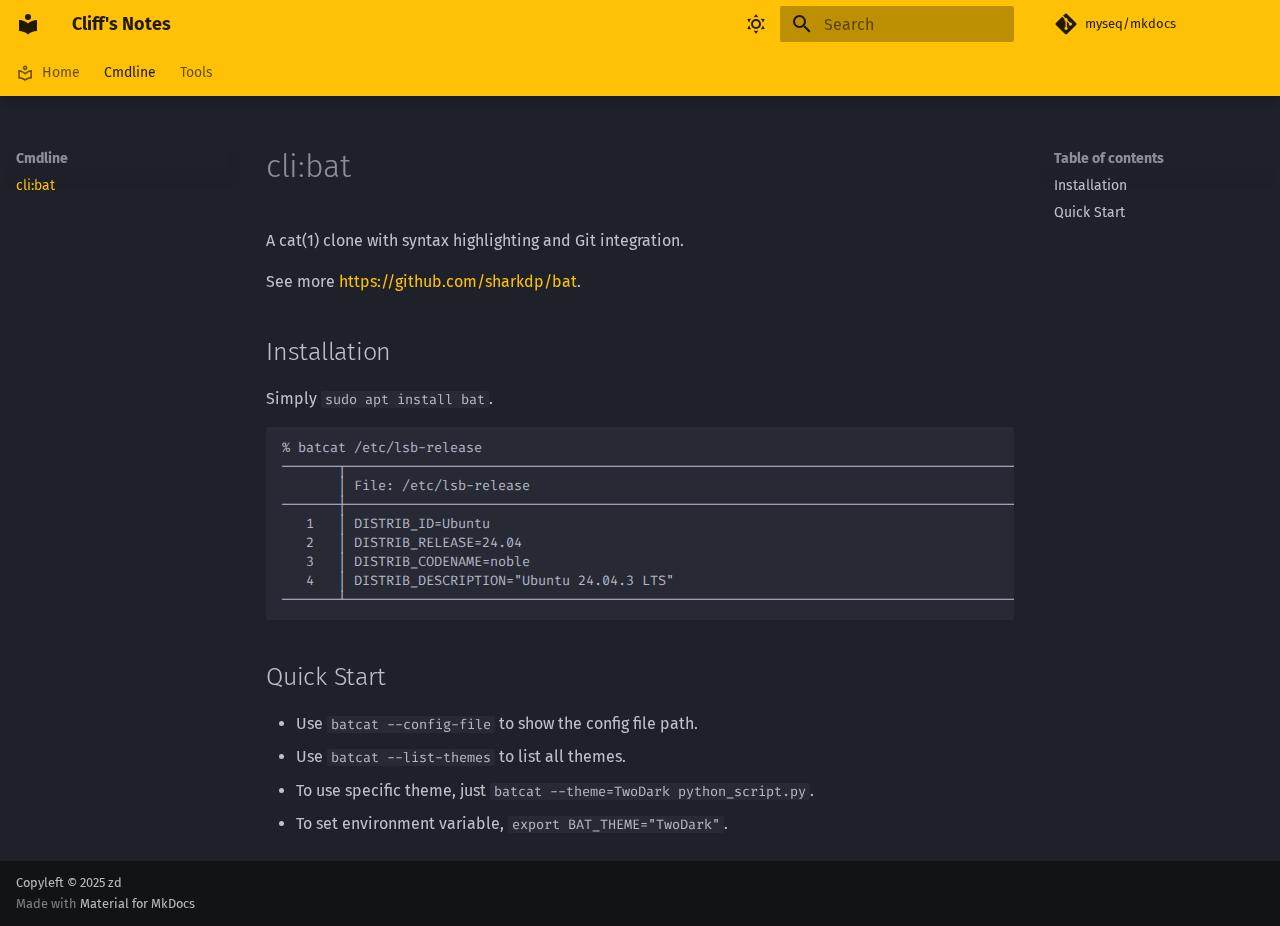
<file: cmdline/cli_bat/index.html>
<!doctype html>
<html lang="en" class="no-js">
  <head>
    
      <meta charset="utf-8">
      <meta name="viewport" content="width=device-width,initial-scale=1">
      
        <meta name="description" content="MySeq Cliff's notes">
      
      
        <meta name="author" content="zd">
      
      
        <link rel="canonical" href="https://myseq.github.io/mkdocs/cmdline/cli_bat/">
      
      
        <link rel="prev" href="../..">
      
      
        <link rel="next" href="../../tools/mkdocs/">
      
      
      <link rel="icon" href="../../assets/images/favicon.png">
      <meta name="generator" content="mkdocs-1.6.1, mkdocs-material-9.6.22">
    
    
      
        <title>cli:bat - Cliff's Notes</title>
      
    
    
      <link rel="stylesheet" href="../../assets/stylesheets/main.84d31ad4.min.css">
      
        
        <link rel="stylesheet" href="../../assets/stylesheets/palette.06af60db.min.css">
      
      


    
    
      
    
    
      
        
        
        <link rel="preconnect" href="https://fonts.gstatic.com" crossorigin>
        <link rel="stylesheet" href="https://fonts.googleapis.com/css?family=Fira+Sans:300,300i,400,400i,700,700i%7CFira+Code:400,400i,700,700i&display=fallback">
        <style>:root{--md-text-font:"Fira Sans";--md-code-font:"Fira Code"}</style>
      
    
    
      <link rel="stylesheet" href="../../stylesheets/extra.css">
    
    <script>__md_scope=new URL("../..",location),__md_hash=e=>[...e].reduce(((e,_)=>(e<<5)-e+_.charCodeAt(0)),0),__md_get=(e,_=localStorage,t=__md_scope)=>JSON.parse(_.getItem(t.pathname+"."+e)),__md_set=(e,_,t=localStorage,a=__md_scope)=>{try{t.setItem(a.pathname+"."+e,JSON.stringify(_))}catch(e){}}</script>
    
      

    
    
    
  </head>
  
  
    
    
      
    
    
    
    
    <body dir="ltr" data-md-color-scheme="slate" data-md-color-primary="amber" data-md-color-accent="lime">
  
    
    <input class="md-toggle" data-md-toggle="drawer" type="checkbox" id="__drawer" autocomplete="off">
    <input class="md-toggle" data-md-toggle="search" type="checkbox" id="__search" autocomplete="off">
    <label class="md-overlay" for="__drawer"></label>
    <div data-md-component="skip">
      
        
        <a href="#clibat" class="md-skip">
          Skip to content
        </a>
      
    </div>
    <div data-md-component="announce">
      
    </div>
    
    
      

  

<header class="md-header md-header--shadow md-header--lifted" data-md-component="header">
  <nav class="md-header__inner md-grid" aria-label="Header">
    <a href="../.." title="Cliff&#39;s Notes" class="md-header__button md-logo" aria-label="Cliff's Notes" data-md-component="logo">
      
  
  <svg xmlns="http://www.w3.org/2000/svg" viewBox="0 0 24 24"><path d="M12 8a3 3 0 0 0 3-3 3 3 0 0 0-3-3 3 3 0 0 0-3 3 3 3 0 0 0 3 3m0 3.54C9.64 9.35 6.5 8 3 8v11c3.5 0 6.64 1.35 9 3.54 2.36-2.19 5.5-3.54 9-3.54V8c-3.5 0-6.64 1.35-9 3.54"/></svg>

    </a>
    <label class="md-header__button md-icon" for="__drawer">
      
      <svg xmlns="http://www.w3.org/2000/svg" viewBox="0 0 24 24"><path d="M3 6h18v2H3zm0 5h18v2H3zm0 5h18v2H3z"/></svg>
    </label>
    <div class="md-header__title" data-md-component="header-title">
      <div class="md-header__ellipsis">
        <div class="md-header__topic">
          <span class="md-ellipsis">
            Cliff's Notes
          </span>
        </div>
        <div class="md-header__topic" data-md-component="header-topic">
          <span class="md-ellipsis">
            
              cli:bat
            
          </span>
        </div>
      </div>
    </div>
    
      
        <form class="md-header__option" data-md-component="palette">
  
    
    
    
    <input class="md-option" data-md-color-media="" data-md-color-scheme="slate" data-md-color-primary="amber" data-md-color-accent="lime"  aria-label="Switch to light mode"  type="radio" name="__palette" id="__palette_0">
    
      <label class="md-header__button md-icon" title="Switch to light mode" for="__palette_1" hidden>
        <svg xmlns="http://www.w3.org/2000/svg" viewBox="0 0 24 24"><path d="M12 7a5 5 0 0 1 5 5 5 5 0 0 1-5 5 5 5 0 0 1-5-5 5 5 0 0 1 5-5m0 2a3 3 0 0 0-3 3 3 3 0 0 0 3 3 3 3 0 0 0 3-3 3 3 0 0 0-3-3m0-7 2.39 3.42C13.65 5.15 12.84 5 12 5s-1.65.15-2.39.42zM3.34 7l4.16-.35A7.2 7.2 0 0 0 5.94 8.5c-.44.74-.69 1.5-.83 2.29zm.02 10 1.76-3.77a7.131 7.131 0 0 0 2.38 4.14zM20.65 7l-1.77 3.79a7.02 7.02 0 0 0-2.38-4.15zm-.01 10-4.14.36c.59-.51 1.12-1.14 1.54-1.86.42-.73.69-1.5.83-2.29zM12 22l-2.41-3.44c.74.27 1.55.44 2.41.44.82 0 1.63-.17 2.37-.44z"/></svg>
      </label>
    
  
    
    
    
    <input class="md-option" data-md-color-media="" data-md-color-scheme="light" data-md-color-primary="light-blue" data-md-color-accent="indigo"  aria-label="Switch to dark mode"  type="radio" name="__palette" id="__palette_1">
    
      <label class="md-header__button md-icon" title="Switch to dark mode" for="__palette_0" hidden>
        <svg xmlns="http://www.w3.org/2000/svg" viewBox="0 0 24 24"><path d="m17.75 4.09-2.53 1.94.91 3.06-2.63-1.81-2.63 1.81.91-3.06-2.53-1.94L12.44 4l1.06-3 1.06 3zm3.5 6.91-1.64 1.25.59 1.98-1.7-1.17-1.7 1.17.59-1.98L15.75 11l2.06-.05L18.5 9l.69 1.95zm-2.28 4.95c.83-.08 1.72 1.1 1.19 1.85-.32.45-.66.87-1.08 1.27C15.17 23 8.84 23 4.94 19.07c-3.91-3.9-3.91-10.24 0-14.14.4-.4.82-.76 1.27-1.08.75-.53 1.93.36 1.85 1.19-.27 2.86.69 5.83 2.89 8.02a9.96 9.96 0 0 0 8.02 2.89m-1.64 2.02a12.08 12.08 0 0 1-7.8-3.47c-2.17-2.19-3.33-5-3.49-7.82-2.81 3.14-2.7 7.96.31 10.98 3.02 3.01 7.84 3.12 10.98.31"/></svg>
      </label>
    
  
</form>
      
    
    
      <script>var palette=__md_get("__palette");if(palette&&palette.color){if("(prefers-color-scheme)"===palette.color.media){var media=matchMedia("(prefers-color-scheme: light)"),input=document.querySelector(media.matches?"[data-md-color-media='(prefers-color-scheme: light)']":"[data-md-color-media='(prefers-color-scheme: dark)']");palette.color.media=input.getAttribute("data-md-color-media"),palette.color.scheme=input.getAttribute("data-md-color-scheme"),palette.color.primary=input.getAttribute("data-md-color-primary"),palette.color.accent=input.getAttribute("data-md-color-accent")}for(var[key,value]of Object.entries(palette.color))document.body.setAttribute("data-md-color-"+key,value)}</script>
    
    
    
      
      
        <label class="md-header__button md-icon" for="__search">
          
          <svg xmlns="http://www.w3.org/2000/svg" viewBox="0 0 24 24"><path d="M9.5 3A6.5 6.5 0 0 1 16 9.5c0 1.61-.59 3.09-1.56 4.23l.27.27h.79l5 5-1.5 1.5-5-5v-.79l-.27-.27A6.52 6.52 0 0 1 9.5 16 6.5 6.5 0 0 1 3 9.5 6.5 6.5 0 0 1 9.5 3m0 2C7 5 5 7 5 9.5S7 14 9.5 14 14 12 14 9.5 12 5 9.5 5"/></svg>
        </label>
        <div class="md-search" data-md-component="search" role="dialog">
  <label class="md-search__overlay" for="__search"></label>
  <div class="md-search__inner" role="search">
    <form class="md-search__form" name="search">
      <input type="text" class="md-search__input" name="query" aria-label="Search" placeholder="Search" autocapitalize="off" autocorrect="off" autocomplete="off" spellcheck="false" data-md-component="search-query" required>
      <label class="md-search__icon md-icon" for="__search">
        
        <svg xmlns="http://www.w3.org/2000/svg" viewBox="0 0 24 24"><path d="M9.5 3A6.5 6.5 0 0 1 16 9.5c0 1.61-.59 3.09-1.56 4.23l.27.27h.79l5 5-1.5 1.5-5-5v-.79l-.27-.27A6.52 6.52 0 0 1 9.5 16 6.5 6.5 0 0 1 3 9.5 6.5 6.5 0 0 1 9.5 3m0 2C7 5 5 7 5 9.5S7 14 9.5 14 14 12 14 9.5 12 5 9.5 5"/></svg>
        
        <svg xmlns="http://www.w3.org/2000/svg" viewBox="0 0 24 24"><path d="M20 11v2H8l5.5 5.5-1.42 1.42L4.16 12l7.92-7.92L13.5 5.5 8 11z"/></svg>
      </label>
      <nav class="md-search__options" aria-label="Search">
        
        <button type="reset" class="md-search__icon md-icon" title="Clear" aria-label="Clear" tabindex="-1">
          
          <svg xmlns="http://www.w3.org/2000/svg" viewBox="0 0 24 24"><path d="M19 6.41 17.59 5 12 10.59 6.41 5 5 6.41 10.59 12 5 17.59 6.41 19 12 13.41 17.59 19 19 17.59 13.41 12z"/></svg>
        </button>
      </nav>
      
        <div class="md-search__suggest" data-md-component="search-suggest"></div>
      
    </form>
    <div class="md-search__output">
      <div class="md-search__scrollwrap" tabindex="0" data-md-scrollfix>
        <div class="md-search-result" data-md-component="search-result">
          <div class="md-search-result__meta">
            Initializing search
          </div>
          <ol class="md-search-result__list" role="presentation"></ol>
        </div>
      </div>
    </div>
  </div>
</div>
      
    
    
      <div class="md-header__source">
        <a href="https://github.com/myseq/mkdocs" title="Go to repository" class="md-source" data-md-component="source">
  <div class="md-source__icon md-icon">
    
    <svg xmlns="http://www.w3.org/2000/svg" viewBox="0 0 448 512"><!--! Font Awesome Free 7.1.0 by @fontawesome - https://fontawesome.com License - https://fontawesome.com/license/free (Icons: CC BY 4.0, Fonts: SIL OFL 1.1, Code: MIT License) Copyright 2025 Fonticons, Inc.--><path d="M439.6 236.1 244 40.5c-5.4-5.5-12.8-8.5-20.4-8.5s-15 3-20.4 8.4L162.5 81l51.5 51.5c27.1-9.1 52.7 16.8 43.4 43.7l49.7 49.7c34.2-11.8 61.2 31 35.5 56.7-26.5 26.5-70.2-2.9-56-37.3L240.3 199v121.9c25.3 12.5 22.3 41.8 9.1 55-6.4 6.4-15.2 10.1-24.3 10.1s-17.8-3.6-24.3-10.1c-17.6-17.6-11.1-46.9 11.2-56v-123c-20.8-8.5-24.6-30.7-18.6-45L142.6 101 8.5 235.1C3 240.6 0 247.9 0 255.5s3 15 8.5 20.4l195.6 195.7c5.4 5.4 12.7 8.4 20.4 8.4s15-3 20.4-8.4l194.7-194.7c5.4-5.4 8.4-12.8 8.4-20.4s-3-15-8.4-20.4"/></svg>
  </div>
  <div class="md-source__repository">
    myseq/mkdocs
  </div>
</a>
      </div>
    
  </nav>
  
    
      
<nav class="md-tabs" aria-label="Tabs" data-md-component="tabs">
  <div class="md-grid">
    <ul class="md-tabs__list">
      
        
  
  
  
  
    <li class="md-tabs__item">
      <a href="../.." class="md-tabs__link">
        
  
  
    
      <svg xmlns="http://www.w3.org/2000/svg" viewBox="0 0 24 24"><path d="M12 14.27 10.64 13A11.24 11.24 0 0 0 5 10.18v6.95c2.61.34 5 1.34 7 2.82 2-1.48 4.39-2.48 7-2.82v-6.95c-2.16.39-4.09 1.39-5.64 2.82M19 8.15c.65-.1 1.32-.15 2-.15v11c-3.5 0-6.64 1.35-9 3.54C9.64 20.35 6.5 19 3 19V8c.68 0 1.35.05 2 .15 2.69.41 5.1 1.63 7 3.39 1.9-1.76 4.31-2.98 7-3.39M12 6c.27 0 .5-.1.71-.29.19-.21.29-.44.29-.71s-.1-.5-.29-.71C12.5 4.11 12.27 4 12 4s-.5.11-.71.29c-.18.21-.29.45-.29.71s.11.5.29.71c.21.19.45.29.71.29m2.12 1.12a2.997 2.997 0 1 1-4.24-4.24 2.997 2.997 0 1 1 4.24 4.24"/></svg>
    
  
  Home

      </a>
    </li>
  

      
        
  
  
  
    
  
  
    
    
      <li class="md-tabs__item md-tabs__item--active">
        <a href="./" class="md-tabs__link">
          
  
  
    
  
  Cmdline

        </a>
      </li>
    
  

      
        
  
  
  
  
    
    
      <li class="md-tabs__item">
        <a href="../../tools/mkdocs/" class="md-tabs__link">
          
  
  
    
  
  Tools

        </a>
      </li>
    
  

      
    </ul>
  </div>
</nav>
    
  
</header>
    
    <div class="md-container" data-md-component="container">
      
      
        
      
      <main class="md-main" data-md-component="main">
        <div class="md-main__inner md-grid">
          
            
              
              <div class="md-sidebar md-sidebar--primary" data-md-component="sidebar" data-md-type="navigation" >
                <div class="md-sidebar__scrollwrap">
                  <div class="md-sidebar__inner">
                    


  


<nav class="md-nav md-nav--primary md-nav--lifted" aria-label="Navigation" data-md-level="0">
  <label class="md-nav__title" for="__drawer">
    <a href="../.." title="Cliff&#39;s Notes" class="md-nav__button md-logo" aria-label="Cliff's Notes" data-md-component="logo">
      
  
  <svg xmlns="http://www.w3.org/2000/svg" viewBox="0 0 24 24"><path d="M12 8a3 3 0 0 0 3-3 3 3 0 0 0-3-3 3 3 0 0 0-3 3 3 3 0 0 0 3 3m0 3.54C9.64 9.35 6.5 8 3 8v11c3.5 0 6.64 1.35 9 3.54 2.36-2.19 5.5-3.54 9-3.54V8c-3.5 0-6.64 1.35-9 3.54"/></svg>

    </a>
    Cliff's Notes
  </label>
  
    <div class="md-nav__source">
      <a href="https://github.com/myseq/mkdocs" title="Go to repository" class="md-source" data-md-component="source">
  <div class="md-source__icon md-icon">
    
    <svg xmlns="http://www.w3.org/2000/svg" viewBox="0 0 448 512"><!--! Font Awesome Free 7.1.0 by @fontawesome - https://fontawesome.com License - https://fontawesome.com/license/free (Icons: CC BY 4.0, Fonts: SIL OFL 1.1, Code: MIT License) Copyright 2025 Fonticons, Inc.--><path d="M439.6 236.1 244 40.5c-5.4-5.5-12.8-8.5-20.4-8.5s-15 3-20.4 8.4L162.5 81l51.5 51.5c27.1-9.1 52.7 16.8 43.4 43.7l49.7 49.7c34.2-11.8 61.2 31 35.5 56.7-26.5 26.5-70.2-2.9-56-37.3L240.3 199v121.9c25.3 12.5 22.3 41.8 9.1 55-6.4 6.4-15.2 10.1-24.3 10.1s-17.8-3.6-24.3-10.1c-17.6-17.6-11.1-46.9 11.2-56v-123c-20.8-8.5-24.6-30.7-18.6-45L142.6 101 8.5 235.1C3 240.6 0 247.9 0 255.5s3 15 8.5 20.4l195.6 195.7c5.4 5.4 12.7 8.4 20.4 8.4s15-3 20.4-8.4l194.7-194.7c5.4-5.4 8.4-12.8 8.4-20.4s-3-15-8.4-20.4"/></svg>
  </div>
  <div class="md-source__repository">
    myseq/mkdocs
  </div>
</a>
    </div>
  
  <ul class="md-nav__list" data-md-scrollfix>
    
      
      
  
  
  
  
    <li class="md-nav__item">
      <a href="../.." class="md-nav__link">
        
  
  
    <svg xmlns="http://www.w3.org/2000/svg" viewBox="0 0 24 24"><path d="M12 14.27 10.64 13A11.24 11.24 0 0 0 5 10.18v6.95c2.61.34 5 1.34 7 2.82 2-1.48 4.39-2.48 7-2.82v-6.95c-2.16.39-4.09 1.39-5.64 2.82M19 8.15c.65-.1 1.32-.15 2-.15v11c-3.5 0-6.64 1.35-9 3.54C9.64 20.35 6.5 19 3 19V8c.68 0 1.35.05 2 .15 2.69.41 5.1 1.63 7 3.39 1.9-1.76 4.31-2.98 7-3.39M12 6c.27 0 .5-.1.71-.29.19-.21.29-.44.29-.71s-.1-.5-.29-.71C12.5 4.11 12.27 4 12 4s-.5.11-.71.29c-.18.21-.29.45-.29.71s.11.5.29.71c.21.19.45.29.71.29m2.12 1.12a2.997 2.997 0 1 1-4.24-4.24 2.997 2.997 0 1 1 4.24 4.24"/></svg>
  
  <span class="md-ellipsis">
    Home
    
      <br>
      <small>Powered by MkDocs</small>
    
  </span>
  

      </a>
    </li>
  

    
      
      
  
  
    
  
  
  
    
    
      
        
      
    
    
    
      
        
        
      
      
        
      
    
    
    <li class="md-nav__item md-nav__item--active md-nav__item--section md-nav__item--nested">
      
        
        
        <input class="md-nav__toggle md-toggle " type="checkbox" id="__nav_2" checked>
        
          
          <label class="md-nav__link" for="__nav_2" id="__nav_2_label" tabindex="">
            
  
  
  <span class="md-ellipsis">
    Cmdline
    
  </span>
  

            <span class="md-nav__icon md-icon"></span>
          </label>
        
        <nav class="md-nav" data-md-level="1" aria-labelledby="__nav_2_label" aria-expanded="true">
          <label class="md-nav__title" for="__nav_2">
            <span class="md-nav__icon md-icon"></span>
            Cmdline
          </label>
          <ul class="md-nav__list" data-md-scrollfix>
            
              
                
  
  
    
  
  
  
    <li class="md-nav__item md-nav__item--active">
      
      <input class="md-nav__toggle md-toggle" type="checkbox" id="__toc">
      
      
        
      
      
        <label class="md-nav__link md-nav__link--active" for="__toc">
          
  
  
  <span class="md-ellipsis">
    cli:bat
    
  </span>
  

          <span class="md-nav__icon md-icon"></span>
        </label>
      
      <a href="./" class="md-nav__link md-nav__link--active">
        
  
  
  <span class="md-ellipsis">
    cli:bat
    
  </span>
  

      </a>
      
        

<nav class="md-nav md-nav--secondary" aria-label="Table of contents">
  
  
  
    
  
  
    <label class="md-nav__title" for="__toc">
      <span class="md-nav__icon md-icon"></span>
      Table of contents
    </label>
    <ul class="md-nav__list" data-md-component="toc" data-md-scrollfix>
      
        <li class="md-nav__item">
  <a href="#installation" class="md-nav__link">
    <span class="md-ellipsis">
      Installation
    </span>
  </a>
  
</li>
      
        <li class="md-nav__item">
  <a href="#quick-start" class="md-nav__link">
    <span class="md-ellipsis">
      Quick Start
    </span>
  </a>
  
</li>
      
    </ul>
  
</nav>
      
    </li>
  

              
            
          </ul>
        </nav>
      
    </li>
  

    
      
      
  
  
  
  
    
    
      
        
      
    
    
    
      
      
        
      
    
    
    <li class="md-nav__item md-nav__item--nested">
      
        
        
        <input class="md-nav__toggle md-toggle " type="checkbox" id="__nav_3" >
        
          
          <label class="md-nav__link" for="__nav_3" id="__nav_3_label" tabindex="0">
            
  
  
  <span class="md-ellipsis">
    Tools
    
  </span>
  

            <span class="md-nav__icon md-icon"></span>
          </label>
        
        <nav class="md-nav" data-md-level="1" aria-labelledby="__nav_3_label" aria-expanded="false">
          <label class="md-nav__title" for="__nav_3">
            <span class="md-nav__icon md-icon"></span>
            Tools
          </label>
          <ul class="md-nav__list" data-md-scrollfix>
            
              
                
  
  
  
  
    <li class="md-nav__item">
      <a href="../../tools/mkdocs/" class="md-nav__link">
        
  
  
  <span class="md-ellipsis">
    Mkdocs.md
    
  </span>
  

      </a>
    </li>
  

              
            
          </ul>
        </nav>
      
    </li>
  

    
  </ul>
</nav>
                  </div>
                </div>
              </div>
            
            
              
              <div class="md-sidebar md-sidebar--secondary" data-md-component="sidebar" data-md-type="toc" >
                <div class="md-sidebar__scrollwrap">
                  <div class="md-sidebar__inner">
                    

<nav class="md-nav md-nav--secondary" aria-label="Table of contents">
  
  
  
    
  
  
    <label class="md-nav__title" for="__toc">
      <span class="md-nav__icon md-icon"></span>
      Table of contents
    </label>
    <ul class="md-nav__list" data-md-component="toc" data-md-scrollfix>
      
        <li class="md-nav__item">
  <a href="#installation" class="md-nav__link">
    <span class="md-ellipsis">
      Installation
    </span>
  </a>
  
</li>
      
        <li class="md-nav__item">
  <a href="#quick-start" class="md-nav__link">
    <span class="md-ellipsis">
      Quick Start
    </span>
  </a>
  
</li>
      
    </ul>
  
</nav>
                  </div>
                </div>
              </div>
            
          
          
            <div class="md-content" data-md-component="content">
              <article class="md-content__inner md-typeset">
                
                  


  
  


<h1 id="clibat">cli:bat</h1>
<p>A cat(1) clone with syntax highlighting and Git integration.</p>
<p>See more <a href="https://github.com/sharkdp/bat">https://github.com/sharkdp/bat</a>.</p>
<h2 id="installation">Installation</h2>
<p>Simply <code>sudo apt install bat</code>.</p>
<pre><code>% batcat /etc/lsb-release
───────┬──────────────────────────────────────────────────────────────────────────────────────────────────
       │ File: /etc/lsb-release
───────┼──────────────────────────────────────────────────────────────────────────────────────────────────
   1   │ DISTRIB_ID=Ubuntu
   2   │ DISTRIB_RELEASE=24.04
   3   │ DISTRIB_CODENAME=noble
   4   │ DISTRIB_DESCRIPTION=&quot;Ubuntu 24.04.3 LTS&quot;
───────┴──────────────────────────────────────────────────────────────────────────────────────────────────
</code></pre>
<h2 id="quick-start">Quick Start</h2>
<ul>
<li>Use <code>batcat --config-file</code> to show the config file path.</li>
<li>Use <code>batcat --list-themes</code> to list all themes.</li>
<li>To use specific theme, just <code>batcat --theme=TwoDark python_script.py</code>.</li>
<li>To set environment variable, <code>export BAT_THEME="TwoDark"</code>.</li>
</ul>












                
              </article>
            </div>
          
          
<script>var target=document.getElementById(location.hash.slice(1));target&&target.name&&(target.checked=target.name.startsWith("__tabbed_"))</script>
        </div>
        
      </main>
      
        <footer class="md-footer">
  
  <div class="md-footer-meta md-typeset">
    <div class="md-footer-meta__inner md-grid">
      <div class="md-copyright">
  
    <div class="md-copyright__highlight">
      Copyleft &copy; 2025 zd
    </div>
  
  
    Made with
    <a href="https://squidfunk.github.io/mkdocs-material/" target="_blank" rel="noopener">
      Material for MkDocs
    </a>
  
</div>
      
    </div>
  </div>
</footer>
      
    </div>
    <div class="md-dialog" data-md-component="dialog">
      <div class="md-dialog__inner md-typeset"></div>
    </div>
    
    
    
      
      <script id="__config" type="application/json">{"base": "../..", "features": ["search.suggest", "search.highlight", "navigation.tabs", "navigation.tabs.sticky", "navigation.sections", "navigation.tracking", "navigation.indexes"], "search": "../../assets/javascripts/workers/search.973d3a69.min.js", "tags": null, "translations": {"clipboard.copied": "Copied to clipboard", "clipboard.copy": "Copy to clipboard", "search.result.more.one": "1 more on this page", "search.result.more.other": "# more on this page", "search.result.none": "No matching documents", "search.result.one": "1 matching document", "search.result.other": "# matching documents", "search.result.placeholder": "Type to start searching", "search.result.term.missing": "Missing", "select.version": "Select version"}, "version": null}</script>
    
    
      <script src="../../assets/javascripts/bundle.f55a23d4.min.js"></script>
      
    
  </body>
</html>
</file>
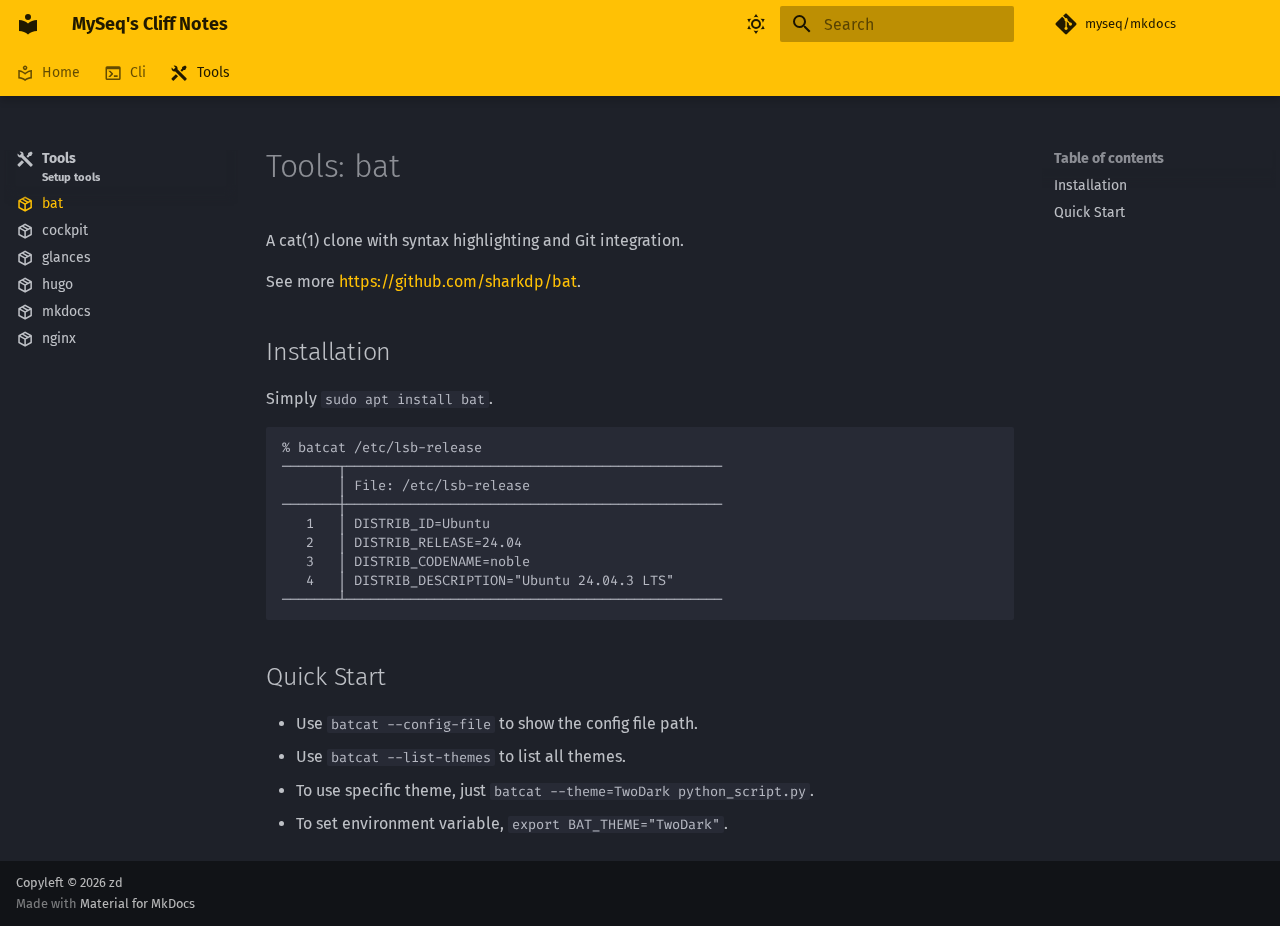
<file: tools/bat/index.html>
<!doctype html>
<html lang="en" class="no-js">
  <head>
    
      <meta charset="utf-8">
      <meta name="viewport" content="width=device-width,initial-scale=1">
      
        <meta name="description" content="Cliff notes collected in MySeq">
      
      
        <meta name="author" content="xx">
      
      
        <link rel="canonical" href="https://myseq.github.io/mkdocs/tools/bat/">
      
      
        <link rel="prev" href="../">
      
      
        <link rel="next" href="../cockpit/">
      
      
        
      
      
      <link rel="icon" href="../../assets/images/favicon.png">
      <meta name="generator" content="mkdocs-1.6.1, mkdocs-material-9.7.6">
    
    
      
        <title>bat - MySeq's Cliff Notes</title>
      
    
    
      <link rel="stylesheet" href="../../assets/stylesheets/main.484c7ddc.min.css">
      
        
        <link rel="stylesheet" href="../../assets/stylesheets/palette.ab4e12ef.min.css">
      
      


    
    
      
    
    
      
        
        
        <link rel="preconnect" href="https://fonts.gstatic.com" crossorigin>
        <link rel="stylesheet" href="https://fonts.googleapis.com/css?family=Fira+Sans:300,300i,400,400i,700,700i%7CFira+Code:400,400i,700,700i&display=fallback">
        <style>:root{--md-text-font:"Fira Sans";--md-code-font:"Fira Code"}</style>
      
    
    
      <link rel="stylesheet" href="../../stylesheets/extra.css">
    
    <script>__md_scope=new URL("../..",location),__md_hash=e=>[...e].reduce(((e,_)=>(e<<5)-e+_.charCodeAt(0)),0),__md_get=(e,_=localStorage,t=__md_scope)=>JSON.parse(_.getItem(t.pathname+"."+e)),__md_set=(e,_,t=localStorage,a=__md_scope)=>{try{t.setItem(a.pathname+"."+e,JSON.stringify(_))}catch(e){}}</script>
    
      

    
    
  </head>
  
  
    
    
      
    
    
    
    
    <body dir="ltr" data-md-color-scheme="slate" data-md-color-primary="amber" data-md-color-accent="lime">
  
    
    <input class="md-toggle" data-md-toggle="drawer" type="checkbox" id="__drawer" autocomplete="off">
    <input class="md-toggle" data-md-toggle="search" type="checkbox" id="__search" autocomplete="off">
    <label class="md-overlay" for="__drawer"></label>
    <div data-md-component="skip">
      
        
        <a href="#tools-bat" class="md-skip">
          Skip to content
        </a>
      
    </div>
    <div data-md-component="announce">
      
    </div>
    
    
      

  

<header class="md-header md-header--shadow md-header--lifted" data-md-component="header">
  <nav class="md-header__inner md-grid" aria-label="Header">
    <a href="../.." title="MySeq&#39;s Cliff Notes" class="md-header__button md-logo" aria-label="MySeq's Cliff Notes" data-md-component="logo">
      
  
  <svg xmlns="http://www.w3.org/2000/svg" viewBox="0 0 24 24"><path d="M12 8a3 3 0 0 0 3-3 3 3 0 0 0-3-3 3 3 0 0 0-3 3 3 3 0 0 0 3 3m0 3.54C9.64 9.35 6.5 8 3 8v11c3.5 0 6.64 1.35 9 3.54 2.36-2.19 5.5-3.54 9-3.54V8c-3.5 0-6.64 1.35-9 3.54"/></svg>

    </a>
    <label class="md-header__button md-icon" for="__drawer">
      
      <svg xmlns="http://www.w3.org/2000/svg" viewBox="0 0 24 24"><path d="M3 6h18v2H3zm0 5h18v2H3zm0 5h18v2H3z"/></svg>
    </label>
    <div class="md-header__title" data-md-component="header-title">
      <div class="md-header__ellipsis">
        <div class="md-header__topic">
          <span class="md-ellipsis">
            MySeq's Cliff Notes
          </span>
        </div>
        <div class="md-header__topic" data-md-component="header-topic">
          <span class="md-ellipsis">
            
              bat
            
          </span>
        </div>
      </div>
    </div>
    
      
        <form class="md-header__option" data-md-component="palette">
  
    
    
    
    <input class="md-option" data-md-color-media="" data-md-color-scheme="slate" data-md-color-primary="amber" data-md-color-accent="lime"  aria-label="Switch to light mode"  type="radio" name="__palette" id="__palette_0">
    
      <label class="md-header__button md-icon" title="Switch to light mode" for="__palette_1" hidden>
        <svg xmlns="http://www.w3.org/2000/svg" viewBox="0 0 24 24"><path d="M12 7a5 5 0 0 1 5 5 5 5 0 0 1-5 5 5 5 0 0 1-5-5 5 5 0 0 1 5-5m0 2a3 3 0 0 0-3 3 3 3 0 0 0 3 3 3 3 0 0 0 3-3 3 3 0 0 0-3-3m0-7 2.39 3.42C13.65 5.15 12.84 5 12 5s-1.65.15-2.39.42zM3.34 7l4.16-.35A7.2 7.2 0 0 0 5.94 8.5c-.44.74-.69 1.5-.83 2.29zm.02 10 1.76-3.77a7.131 7.131 0 0 0 2.38 4.14zM20.65 7l-1.77 3.79a7.02 7.02 0 0 0-2.38-4.15zm-.01 10-4.14.36c.59-.51 1.12-1.14 1.54-1.86.42-.73.69-1.5.83-2.29zM12 22l-2.41-3.44c.74.27 1.55.44 2.41.44.82 0 1.63-.17 2.37-.44z"/></svg>
      </label>
    
  
    
    
    
    <input class="md-option" data-md-color-media="" data-md-color-scheme="light" data-md-color-primary="light-blue" data-md-color-accent="indigo"  aria-label="Switch to dark mode"  type="radio" name="__palette" id="__palette_1">
    
      <label class="md-header__button md-icon" title="Switch to dark mode" for="__palette_0" hidden>
        <svg xmlns="http://www.w3.org/2000/svg" viewBox="0 0 24 24"><path d="m17.75 4.09-2.53 1.94.91 3.06-2.63-1.81-2.63 1.81.91-3.06-2.53-1.94L12.44 4l1.06-3 1.06 3zm3.5 6.91-1.64 1.25.59 1.98-1.7-1.17-1.7 1.17.59-1.98L15.75 11l2.06-.05L18.5 9l.69 1.95zm-2.28 4.95c.83-.08 1.72 1.1 1.19 1.85-.32.45-.66.87-1.08 1.27C15.17 23 8.84 23 4.94 19.07c-3.91-3.9-3.91-10.24 0-14.14.4-.4.82-.76 1.27-1.08.75-.53 1.93.36 1.85 1.19-.27 2.86.69 5.83 2.89 8.02a9.96 9.96 0 0 0 8.02 2.89m-1.64 2.02a12.08 12.08 0 0 1-7.8-3.47c-2.17-2.19-3.33-5-3.49-7.82-2.81 3.14-2.7 7.96.31 10.98 3.02 3.01 7.84 3.12 10.98.31"/></svg>
      </label>
    
  
</form>
      
    
    
      <script>var palette=__md_get("__palette");if(palette&&palette.color){if("(prefers-color-scheme)"===palette.color.media){var media=matchMedia("(prefers-color-scheme: light)"),input=document.querySelector(media.matches?"[data-md-color-media='(prefers-color-scheme: light)']":"[data-md-color-media='(prefers-color-scheme: dark)']");palette.color.media=input.getAttribute("data-md-color-media"),palette.color.scheme=input.getAttribute("data-md-color-scheme"),palette.color.primary=input.getAttribute("data-md-color-primary"),palette.color.accent=input.getAttribute("data-md-color-accent")}for(var[key,value]of Object.entries(palette.color))document.body.setAttribute("data-md-color-"+key,value)}</script>
    
    
    
      
      
        <label class="md-header__button md-icon" for="__search">
          
          <svg xmlns="http://www.w3.org/2000/svg" viewBox="0 0 24 24"><path d="M9.5 3A6.5 6.5 0 0 1 16 9.5c0 1.61-.59 3.09-1.56 4.23l.27.27h.79l5 5-1.5 1.5-5-5v-.79l-.27-.27A6.52 6.52 0 0 1 9.5 16 6.5 6.5 0 0 1 3 9.5 6.5 6.5 0 0 1 9.5 3m0 2C7 5 5 7 5 9.5S7 14 9.5 14 14 12 14 9.5 12 5 9.5 5"/></svg>
        </label>
        <div class="md-search" data-md-component="search" role="dialog">
  <label class="md-search__overlay" for="__search"></label>
  <div class="md-search__inner" role="search">
    <form class="md-search__form" name="search">
      <input type="text" class="md-search__input" name="query" aria-label="Search" placeholder="Search" autocapitalize="off" autocorrect="off" autocomplete="off" spellcheck="false" data-md-component="search-query" required>
      <label class="md-search__icon md-icon" for="__search">
        
        <svg xmlns="http://www.w3.org/2000/svg" viewBox="0 0 24 24"><path d="M9.5 3A6.5 6.5 0 0 1 16 9.5c0 1.61-.59 3.09-1.56 4.23l.27.27h.79l5 5-1.5 1.5-5-5v-.79l-.27-.27A6.52 6.52 0 0 1 9.5 16 6.5 6.5 0 0 1 3 9.5 6.5 6.5 0 0 1 9.5 3m0 2C7 5 5 7 5 9.5S7 14 9.5 14 14 12 14 9.5 12 5 9.5 5"/></svg>
        
        <svg xmlns="http://www.w3.org/2000/svg" viewBox="0 0 24 24"><path d="M20 11v2H8l5.5 5.5-1.42 1.42L4.16 12l7.92-7.92L13.5 5.5 8 11z"/></svg>
      </label>
      <nav class="md-search__options" aria-label="Search">
        
        <button type="reset" class="md-search__icon md-icon" title="Clear" aria-label="Clear" tabindex="-1">
          
          <svg xmlns="http://www.w3.org/2000/svg" viewBox="0 0 24 24"><path d="M19 6.41 17.59 5 12 10.59 6.41 5 5 6.41 10.59 12 5 17.59 6.41 19 12 13.41 17.59 19 19 17.59 13.41 12z"/></svg>
        </button>
      </nav>
      
        <div class="md-search__suggest" data-md-component="search-suggest"></div>
      
    </form>
    <div class="md-search__output">
      <div class="md-search__scrollwrap" tabindex="0" data-md-scrollfix>
        <div class="md-search-result" data-md-component="search-result">
          <div class="md-search-result__meta">
            Initializing search
          </div>
          <ol class="md-search-result__list" role="presentation"></ol>
        </div>
      </div>
    </div>
  </div>
</div>
      
    
    
      <div class="md-header__source">
        <a href="https://github.com/myseq/mkdocs" title="Go to repository" class="md-source" data-md-component="source">
  <div class="md-source__icon md-icon">
    
    <svg xmlns="http://www.w3.org/2000/svg" viewBox="0 0 448 512"><!--! Font Awesome Free 7.1.0 by @fontawesome - https://fontawesome.com License - https://fontawesome.com/license/free (Icons: CC BY 4.0, Fonts: SIL OFL 1.1, Code: MIT License) Copyright 2025 Fonticons, Inc.--><path d="M439.6 236.1 244 40.5c-5.4-5.5-12.8-8.5-20.4-8.5s-15 3-20.4 8.4L162.5 81l51.5 51.5c27.1-9.1 52.7 16.8 43.4 43.7l49.7 49.7c34.2-11.8 61.2 31 35.5 56.7-26.5 26.5-70.2-2.9-56-37.3L240.3 199v121.9c25.3 12.5 22.3 41.8 9.1 55-6.4 6.4-15.2 10.1-24.3 10.1s-17.8-3.6-24.3-10.1c-17.6-17.6-11.1-46.9 11.2-56v-123c-20.8-8.5-24.6-30.7-18.6-45L142.6 101 8.5 235.1C3 240.6 0 247.9 0 255.5s3 15 8.5 20.4l195.6 195.7c5.4 5.4 12.7 8.4 20.4 8.4s15-3 20.4-8.4l194.7-194.7c5.4-5.4 8.4-12.8 8.4-20.4s-3-15-8.4-20.4"/></svg>
  </div>
  <div class="md-source__repository">
    myseq/mkdocs
  </div>
</a>
      </div>
    
  </nav>
  
    
      
<nav class="md-tabs" aria-label="Tabs" data-md-component="tabs">
  <div class="md-grid">
    <ul class="md-tabs__list">
      
        
  
  
  
  
    <li class="md-tabs__item">
      <a href="../.." class="md-tabs__link">
        
  
  
    
      <svg xmlns="http://www.w3.org/2000/svg" viewBox="0 0 24 24"><path d="M12 14.27 10.64 13A11.24 11.24 0 0 0 5 10.18v6.95c2.61.34 5 1.34 7 2.82 2-1.48 4.39-2.48 7-2.82v-6.95c-2.16.39-4.09 1.39-5.64 2.82M19 8.15c.65-.1 1.32-.15 2-.15v11c-3.5 0-6.64 1.35-9 3.54C9.64 20.35 6.5 19 3 19V8c.68 0 1.35.05 2 .15 2.69.41 5.1 1.63 7 3.39 1.9-1.76 4.31-2.98 7-3.39M12 6c.27 0 .5-.1.71-.29.19-.21.29-.44.29-.71s-.1-.5-.29-.71C12.5 4.11 12.27 4 12 4s-.5.11-.71.29c-.18.21-.29.45-.29.71s.11.5.29.71c.21.19.45.29.71.29m2.12 1.12a2.997 2.997 0 1 1-4.24-4.24 2.997 2.997 0 1 1 4.24 4.24"/></svg>
    
  
  Home

      </a>
    </li>
  

      
        
  
  
  
  
    
    
      <li class="md-tabs__item">
        <a href="../../cli/" class="md-tabs__link">
          
  
  
    
      <svg xmlns="http://www.w3.org/2000/svg" viewBox="0 0 24 24"><path d="M20 19V7H4v12zm0-16a2 2 0 0 1 2 2v14a2 2 0 0 1-2 2H4a2 2 0 0 1-2-2V5a2 2 0 0 1 2-2zm-7 14v-2h5v2zm-3.42-4L5.57 9H8.4l3.3 3.3c.39.39.39 1.03 0 1.42L8.42 17H5.59z"/></svg>
    
  
  Cli

        </a>
      </li>
    
  

      
        
  
  
  
    
  
  
    
    
      <li class="md-tabs__item md-tabs__item--active">
        <a href="../" class="md-tabs__link">
          
  
  
    
      <svg xmlns="http://www.w3.org/2000/svg" viewBox="0 0 24 24"><path d="m21.71 20.29-1.42 1.42a1 1 0 0 1-1.41 0L7 9.85A3.8 3.8 0 0 1 6 10a4 4 0 0 1-3.78-5.3l2.54 2.54.53-.53 1.42-1.42.53-.53L4.7 2.22A4 4 0 0 1 10 6a3.8 3.8 0 0 1-.15 1l11.86 11.88a1 1 0 0 1 0 1.41M2.29 18.88a1 1 0 0 0 0 1.41l1.42 1.42a1 1 0 0 0 1.41 0l5.47-5.46-2.83-2.83M20 2l-4 2v2l-2.17 2.17 2 2L18 8h2l2-4Z"/></svg>
    
  
  Tools

        </a>
      </li>
    
  

      
    </ul>
  </div>
</nav>
    
  
</header>
    
    <div class="md-container" data-md-component="container">
      
      
        
      
      <main class="md-main" data-md-component="main">
        <div class="md-main__inner md-grid">
          
            
              
              <div class="md-sidebar md-sidebar--primary" data-md-component="sidebar" data-md-type="navigation" >
                <div class="md-sidebar__scrollwrap">
                  <div class="md-sidebar__inner">
                    


  


<nav class="md-nav md-nav--primary md-nav--lifted" aria-label="Navigation" data-md-level="0">
  <label class="md-nav__title" for="__drawer">
    <a href="../.." title="MySeq&#39;s Cliff Notes" class="md-nav__button md-logo" aria-label="MySeq's Cliff Notes" data-md-component="logo">
      
  
  <svg xmlns="http://www.w3.org/2000/svg" viewBox="0 0 24 24"><path d="M12 8a3 3 0 0 0 3-3 3 3 0 0 0-3-3 3 3 0 0 0-3 3 3 3 0 0 0 3 3m0 3.54C9.64 9.35 6.5 8 3 8v11c3.5 0 6.64 1.35 9 3.54 2.36-2.19 5.5-3.54 9-3.54V8c-3.5 0-6.64 1.35-9 3.54"/></svg>

    </a>
    MySeq's Cliff Notes
  </label>
  
    <div class="md-nav__source">
      <a href="https://github.com/myseq/mkdocs" title="Go to repository" class="md-source" data-md-component="source">
  <div class="md-source__icon md-icon">
    
    <svg xmlns="http://www.w3.org/2000/svg" viewBox="0 0 448 512"><!--! Font Awesome Free 7.1.0 by @fontawesome - https://fontawesome.com License - https://fontawesome.com/license/free (Icons: CC BY 4.0, Fonts: SIL OFL 1.1, Code: MIT License) Copyright 2025 Fonticons, Inc.--><path d="M439.6 236.1 244 40.5c-5.4-5.5-12.8-8.5-20.4-8.5s-15 3-20.4 8.4L162.5 81l51.5 51.5c27.1-9.1 52.7 16.8 43.4 43.7l49.7 49.7c34.2-11.8 61.2 31 35.5 56.7-26.5 26.5-70.2-2.9-56-37.3L240.3 199v121.9c25.3 12.5 22.3 41.8 9.1 55-6.4 6.4-15.2 10.1-24.3 10.1s-17.8-3.6-24.3-10.1c-17.6-17.6-11.1-46.9 11.2-56v-123c-20.8-8.5-24.6-30.7-18.6-45L142.6 101 8.5 235.1C3 240.6 0 247.9 0 255.5s3 15 8.5 20.4l195.6 195.7c5.4 5.4 12.7 8.4 20.4 8.4s15-3 20.4-8.4l194.7-194.7c5.4-5.4 8.4-12.8 8.4-20.4s-3-15-8.4-20.4"/></svg>
  </div>
  <div class="md-source__repository">
    myseq/mkdocs
  </div>
</a>
    </div>
  
  <ul class="md-nav__list" data-md-scrollfix>
    
      
      
  
  
  
  
    <li class="md-nav__item">
      <a href="../.." class="md-nav__link">
        
  
  
    <svg xmlns="http://www.w3.org/2000/svg" viewBox="0 0 24 24"><path d="M12 14.27 10.64 13A11.24 11.24 0 0 0 5 10.18v6.95c2.61.34 5 1.34 7 2.82 2-1.48 4.39-2.48 7-2.82v-6.95c-2.16.39-4.09 1.39-5.64 2.82M19 8.15c.65-.1 1.32-.15 2-.15v11c-3.5 0-6.64 1.35-9 3.54C9.64 20.35 6.5 19 3 19V8c.68 0 1.35.05 2 .15 2.69.41 5.1 1.63 7 3.39 1.9-1.76 4.31-2.98 7-3.39M12 6c.27 0 .5-.1.71-.29.19-.21.29-.44.29-.71s-.1-.5-.29-.71C12.5 4.11 12.27 4 12 4s-.5.11-.71.29c-.18.21-.29.45-.29.71s.11.5.29.71c.21.19.45.29.71.29m2.12 1.12a2.997 2.997 0 1 1-4.24-4.24 2.997 2.997 0 1 1 4.24 4.24"/></svg>
  
  <span class="md-ellipsis">
    
  
    Home
  

    
      <br>
      <small>Powered by MkDocs</small>
    
  </span>
  
  

      </a>
    </li>
  

    
      
      
  
  
  
  
    
    
      
        
          
        
      
        
      
        
      
        
      
        
      
        
      
    
    
    
      
      
        
      
    
    
    <li class="md-nav__item md-nav__item--nested">
      
        
        
        <input class="md-nav__toggle md-toggle " type="checkbox" id="__nav_2" >
        
          
          <div class="md-nav__link md-nav__container">
            <a href="../../cli/" class="md-nav__link ">
              
  
  
    <svg xmlns="http://www.w3.org/2000/svg" viewBox="0 0 24 24"><path d="M20 19V7H4v12zm0-16a2 2 0 0 1 2 2v14a2 2 0 0 1-2 2H4a2 2 0 0 1-2-2V5a2 2 0 0 1 2-2zm-7 14v-2h5v2zm-3.42-4L5.57 9H8.4l3.3 3.3c.39.39.39 1.03 0 1.42L8.42 17H5.59z"/></svg>
  
  <span class="md-ellipsis">
    
  
    Cli
  

    
      <br>
      <small>Command Line</small>
    
  </span>
  
  

            </a>
            
              
              <label class="md-nav__link " for="__nav_2" id="__nav_2_label" tabindex="0">
                <span class="md-nav__icon md-icon"></span>
              </label>
            
          </div>
        
        <nav class="md-nav" data-md-level="1" aria-labelledby="__nav_2_label" aria-expanded="false">
          <label class="md-nav__title" for="__nav_2">
            <span class="md-nav__icon md-icon"></span>
            
  
    Cli
  

          </label>
          <ul class="md-nav__list" data-md-scrollfix>
            
              
            
              
                
  
  
  
  
    <li class="md-nav__item">
      <a href="../../cli/config/" class="md-nav__link">
        
  
  
    <svg xmlns="http://www.w3.org/2000/svg" viewBox="0 0 24 24"><path d="M13 19v-3h8v3zm-4.5-6L2.47 7h4.24l4.96 4.95c.58.59.58 1.55 0 2.12L6.74 19H2.5z"/></svg>
  
  <span class="md-ellipsis">
    
  
    Config
  

    
  </span>
  
  

      </a>
    </li>
  

              
            
              
                
  
  
  
  
    <li class="md-nav__item">
      <a href="../../cli/permissions/" class="md-nav__link">
        
  
  
    <svg xmlns="http://www.w3.org/2000/svg" viewBox="0 0 24 24"><path d="M13 19v-3h8v3zm-4.5-6L2.47 7h4.24l4.96 4.95c.58.59.58 1.55 0 2.12L6.74 19H2.5z"/></svg>
  
  <span class="md-ellipsis">
    
  
    Permission
  

    
  </span>
  
  

      </a>
    </li>
  

              
            
              
                
  
  
  
  
    <li class="md-nav__item">
      <a href="../../cli/shell/" class="md-nav__link">
        
  
  
    <svg xmlns="http://www.w3.org/2000/svg" viewBox="0 0 24 24"><path d="M13 19v-3h8v3zm-4.5-6L2.47 7h4.24l4.96 4.95c.58.59.58 1.55 0 2.12L6.74 19H2.5z"/></svg>
  
  <span class="md-ellipsis">
    
  
    Shell
  

    
  </span>
  
  

      </a>
    </li>
  

              
            
              
                
  
  
  
  
    <li class="md-nav__item">
      <a href="../../cli/ubuntu/" class="md-nav__link">
        
  
  
    <svg xmlns="http://www.w3.org/2000/svg" viewBox="0 0 24 24"><path d="M17.61.455a3.41 3.41 0 0 0-3.41 3.41 3.41 3.41 0 0 0 3.41 3.41 3.41 3.41 0 0 0 3.41-3.41 3.41 3.41 0 0 0-3.41-3.41M12.92.8C8.923.777 5.137 2.941 3.148 6.451a5 5 0 0 1 .26-.007 4.9 4.9 0 0 1 2.585.737A8.32 8.32 0 0 1 12.688 3.6 4.94 4.94 0 0 1 13.723.834 11 11 0 0 0 12.92.8m9.226 4.994a4.9 4.9 0 0 1-1.918 2.246 8.36 8.36 0 0 1-.273 8.303 4.9 4.9 0 0 1 1.632 2.54 11.16 11.16 0 0 0 .559-13.089M3.41 7.932A3.41 3.41 0 0 0 0 11.342a3.41 3.41 0 0 0 3.41 3.409 3.41 3.41 0 0 0 3.41-3.41 3.41 3.41 0 0 0-3.41-3.41zm2.027 7.866a4.9 4.9 0 0 1-2.915.358 11.1 11.1 0 0 0 7.991 6.698 11.2 11.2 0 0 0 2.422.249 4.88 4.88 0 0 1-.999-2.85 9 9 0 0 1-.836-.136 8.3 8.3 0 0 1-5.663-4.32zm11.405.928a3.41 3.41 0 0 0-3.41 3.41 3.41 3.41 0 0 0 3.41 3.41 3.41 3.41 0 0 0 3.41-3.41 3.41 3.41 0 0 0-3.41-3.41"/></svg>
  
  <span class="md-ellipsis">
    
  
    Ubuntu
  

    
  </span>
  
  

      </a>
    </li>
  

              
            
              
                
  
  
  
  
    <li class="md-nav__item">
      <a href="../../cli/user/" class="md-nav__link">
        
  
  
    <svg xmlns="http://www.w3.org/2000/svg" viewBox="0 0 24 24"><path d="M13 19v-3h8v3zm-4.5-6L2.47 7h4.24l4.96 4.95c.58.59.58 1.55 0 2.12L6.74 19H2.5z"/></svg>
  
  <span class="md-ellipsis">
    
  
    User
  

    
  </span>
  
  

      </a>
    </li>
  

              
            
          </ul>
        </nav>
      
    </li>
  

    
      
      
  
  
    
  
  
  
    
    
      
        
          
        
      
        
      
        
      
        
      
        
      
        
      
        
      
    
    
    
      
        
        
      
      
        
      
    
    
    <li class="md-nav__item md-nav__item--active md-nav__item--section md-nav__item--nested">
      
        
        
        <input class="md-nav__toggle md-toggle " type="checkbox" id="__nav_3" checked>
        
          
          <div class="md-nav__link md-nav__container">
            <a href="../" class="md-nav__link ">
              
  
  
    <svg xmlns="http://www.w3.org/2000/svg" viewBox="0 0 24 24"><path d="m21.71 20.29-1.42 1.42a1 1 0 0 1-1.41 0L7 9.85A3.8 3.8 0 0 1 6 10a4 4 0 0 1-3.78-5.3l2.54 2.54.53-.53 1.42-1.42.53-.53L4.7 2.22A4 4 0 0 1 10 6a3.8 3.8 0 0 1-.15 1l11.86 11.88a1 1 0 0 1 0 1.41M2.29 18.88a1 1 0 0 0 0 1.41l1.42 1.42a1 1 0 0 0 1.41 0l5.47-5.46-2.83-2.83M20 2l-4 2v2l-2.17 2.17 2 2L18 8h2l2-4Z"/></svg>
  
  <span class="md-ellipsis">
    
  
    Tools
  

    
      <br>
      <small>Setup tools</small>
    
  </span>
  
  

            </a>
            
              
              <label class="md-nav__link " for="__nav_3" id="__nav_3_label" tabindex="">
                <span class="md-nav__icon md-icon"></span>
              </label>
            
          </div>
        
        <nav class="md-nav" data-md-level="1" aria-labelledby="__nav_3_label" aria-expanded="true">
          <label class="md-nav__title" for="__nav_3">
            <span class="md-nav__icon md-icon"></span>
            
  
    Tools
  

          </label>
          <ul class="md-nav__list" data-md-scrollfix>
            
              
            
              
                
  
  
    
  
  
  
    <li class="md-nav__item md-nav__item--active">
      
      <input class="md-nav__toggle md-toggle" type="checkbox" id="__toc">
      
      
        
      
      
        <label class="md-nav__link md-nav__link--active" for="__toc">
          
  
  
    <svg xmlns="http://www.w3.org/2000/svg" viewBox="0 0 24 24"><path d="M21 16.5c0 .38-.21.71-.53.88l-7.9 4.44c-.16.12-.36.18-.57.18s-.41-.06-.57-.18l-7.9-4.44A.99.99 0 0 1 3 16.5v-9c0-.38.21-.71.53-.88l7.9-4.44c.16-.12.36-.18.57-.18s.41.06.57.18l7.9 4.44c.32.17.53.5.53.88zM12 4.15l-1.89 1.07L16 8.61l1.96-1.11zM6.04 7.5 12 10.85l1.96-1.1-5.88-3.4zM5 15.91l6 3.38v-6.71L5 9.21zm14 0v-6.7l-6 3.37v6.71z"/></svg>
  
  <span class="md-ellipsis">
    
  
    bat
  

    
  </span>
  
  

          <span class="md-nav__icon md-icon"></span>
        </label>
      
      <a href="./" class="md-nav__link md-nav__link--active">
        
  
  
    <svg xmlns="http://www.w3.org/2000/svg" viewBox="0 0 24 24"><path d="M21 16.5c0 .38-.21.71-.53.88l-7.9 4.44c-.16.12-.36.18-.57.18s-.41-.06-.57-.18l-7.9-4.44A.99.99 0 0 1 3 16.5v-9c0-.38.21-.71.53-.88l7.9-4.44c.16-.12.36-.18.57-.18s.41.06.57.18l7.9 4.44c.32.17.53.5.53.88zM12 4.15l-1.89 1.07L16 8.61l1.96-1.11zM6.04 7.5 12 10.85l1.96-1.1-5.88-3.4zM5 15.91l6 3.38v-6.71L5 9.21zm14 0v-6.7l-6 3.37v6.71z"/></svg>
  
  <span class="md-ellipsis">
    
  
    bat
  

    
  </span>
  
  

      </a>
      
        

<nav class="md-nav md-nav--secondary" aria-label="Table of contents">
  
  
  
    
  
  
    <label class="md-nav__title" for="__toc">
      <span class="md-nav__icon md-icon"></span>
      Table of contents
    </label>
    <ul class="md-nav__list" data-md-component="toc" data-md-scrollfix>
      
        <li class="md-nav__item">
  <a href="#installation" class="md-nav__link">
    <span class="md-ellipsis">
      
        Installation
      
    </span>
  </a>
  
</li>
      
        <li class="md-nav__item">
  <a href="#quick-start" class="md-nav__link">
    <span class="md-ellipsis">
      
        Quick Start
      
    </span>
  </a>
  
</li>
      
    </ul>
  
</nav>
      
    </li>
  

              
            
              
                
  
  
  
  
    <li class="md-nav__item">
      <a href="../cockpit/" class="md-nav__link">
        
  
  
    <svg xmlns="http://www.w3.org/2000/svg" viewBox="0 0 24 24"><path d="M21 16.5c0 .38-.21.71-.53.88l-7.9 4.44c-.16.12-.36.18-.57.18s-.41-.06-.57-.18l-7.9-4.44A.99.99 0 0 1 3 16.5v-9c0-.38.21-.71.53-.88l7.9-4.44c.16-.12.36-.18.57-.18s.41.06.57.18l7.9 4.44c.32.17.53.5.53.88zM12 4.15l-1.89 1.07L16 8.61l1.96-1.11zM6.04 7.5 12 10.85l1.96-1.1-5.88-3.4zM5 15.91l6 3.38v-6.71L5 9.21zm14 0v-6.7l-6 3.37v6.71z"/></svg>
  
  <span class="md-ellipsis">
    
  
    cockpit
  

    
  </span>
  
  

      </a>
    </li>
  

              
            
              
                
  
  
  
  
    <li class="md-nav__item">
      <a href="../glances/" class="md-nav__link">
        
  
  
    <svg xmlns="http://www.w3.org/2000/svg" viewBox="0 0 24 24"><path d="M21 16.5c0 .38-.21.71-.53.88l-7.9 4.44c-.16.12-.36.18-.57.18s-.41-.06-.57-.18l-7.9-4.44A.99.99 0 0 1 3 16.5v-9c0-.38.21-.71.53-.88l7.9-4.44c.16-.12.36-.18.57-.18s.41.06.57.18l7.9 4.44c.32.17.53.5.53.88zM12 4.15l-1.89 1.07L16 8.61l1.96-1.11zM6.04 7.5 12 10.85l1.96-1.1-5.88-3.4zM5 15.91l6 3.38v-6.71L5 9.21zm14 0v-6.7l-6 3.37v6.71z"/></svg>
  
  <span class="md-ellipsis">
    
  
    glances
  

    
  </span>
  
  

      </a>
    </li>
  

              
            
              
                
  
  
  
  
    <li class="md-nav__item">
      <a href="../hugo/" class="md-nav__link">
        
  
  
    <svg xmlns="http://www.w3.org/2000/svg" viewBox="0 0 24 24"><path d="M21 16.5c0 .38-.21.71-.53.88l-7.9 4.44c-.16.12-.36.18-.57.18s-.41-.06-.57-.18l-7.9-4.44A.99.99 0 0 1 3 16.5v-9c0-.38.21-.71.53-.88l7.9-4.44c.16-.12.36-.18.57-.18s.41.06.57.18l7.9 4.44c.32.17.53.5.53.88zM12 4.15l-1.89 1.07L16 8.61l1.96-1.11zM6.04 7.5 12 10.85l1.96-1.1-5.88-3.4zM5 15.91l6 3.38v-6.71L5 9.21zm14 0v-6.7l-6 3.37v6.71z"/></svg>
  
  <span class="md-ellipsis">
    
  
    hugo
  

    
  </span>
  
  

      </a>
    </li>
  

              
            
              
                
  
  
  
  
    <li class="md-nav__item">
      <a href="../mkdocs/" class="md-nav__link">
        
  
  
    <svg xmlns="http://www.w3.org/2000/svg" viewBox="0 0 24 24"><path d="M21 16.5c0 .38-.21.71-.53.88l-7.9 4.44c-.16.12-.36.18-.57.18s-.41-.06-.57-.18l-7.9-4.44A.99.99 0 0 1 3 16.5v-9c0-.38.21-.71.53-.88l7.9-4.44c.16-.12.36-.18.57-.18s.41.06.57.18l7.9 4.44c.32.17.53.5.53.88zM12 4.15l-1.89 1.07L16 8.61l1.96-1.11zM6.04 7.5 12 10.85l1.96-1.1-5.88-3.4zM5 15.91l6 3.38v-6.71L5 9.21zm14 0v-6.7l-6 3.37v6.71z"/></svg>
  
  <span class="md-ellipsis">
    
  
    mkdocs
  

    
  </span>
  
  

      </a>
    </li>
  

              
            
              
                
  
  
  
  
    <li class="md-nav__item">
      <a href="../nginx/" class="md-nav__link">
        
  
  
    <svg xmlns="http://www.w3.org/2000/svg" viewBox="0 0 24 24"><path d="M21 16.5c0 .38-.21.71-.53.88l-7.9 4.44c-.16.12-.36.18-.57.18s-.41-.06-.57-.18l-7.9-4.44A.99.99 0 0 1 3 16.5v-9c0-.38.21-.71.53-.88l7.9-4.44c.16-.12.36-.18.57-.18s.41.06.57.18l7.9 4.44c.32.17.53.5.53.88zM12 4.15l-1.89 1.07L16 8.61l1.96-1.11zM6.04 7.5 12 10.85l1.96-1.1-5.88-3.4zM5 15.91l6 3.38v-6.71L5 9.21zm14 0v-6.7l-6 3.37v6.71z"/></svg>
  
  <span class="md-ellipsis">
    
  
    nginx
  

    
  </span>
  
  

      </a>
    </li>
  

              
            
          </ul>
        </nav>
      
    </li>
  

    
  </ul>
</nav>
                  </div>
                </div>
              </div>
            
            
              
              <div class="md-sidebar md-sidebar--secondary" data-md-component="sidebar" data-md-type="toc" >
                <div class="md-sidebar__scrollwrap">
                  <div class="md-sidebar__inner">
                    

<nav class="md-nav md-nav--secondary" aria-label="Table of contents">
  
  
  
    
  
  
    <label class="md-nav__title" for="__toc">
      <span class="md-nav__icon md-icon"></span>
      Table of contents
    </label>
    <ul class="md-nav__list" data-md-component="toc" data-md-scrollfix>
      
        <li class="md-nav__item">
  <a href="#installation" class="md-nav__link">
    <span class="md-ellipsis">
      
        Installation
      
    </span>
  </a>
  
</li>
      
        <li class="md-nav__item">
  <a href="#quick-start" class="md-nav__link">
    <span class="md-ellipsis">
      
        Quick Start
      
    </span>
  </a>
  
</li>
      
    </ul>
  
</nav>
                  </div>
                </div>
              </div>
            
          
          
            <div class="md-content" data-md-component="content">
              
              <article class="md-content__inner md-typeset">
                
                  


  
  


<h1 id="tools-bat">Tools: bat</h1>
<p>A cat(1) clone with syntax highlighting and Git integration.</p>
<p>See more <a href="https://github.com/sharkdp/bat">https://github.com/sharkdp/bat</a>.</p>
<h2 id="installation">Installation</h2>
<p>Simply <code>sudo apt install bat</code>.</p>
<pre><code>% batcat /etc/lsb-release
───────┬───────────────────────────────────────────────
       │ File: /etc/lsb-release
───────┼───────────────────────────────────────────────
   1   │ DISTRIB_ID=Ubuntu
   2   │ DISTRIB_RELEASE=24.04
   3   │ DISTRIB_CODENAME=noble
   4   │ DISTRIB_DESCRIPTION=&quot;Ubuntu 24.04.3 LTS&quot;
───────┴───────────────────────────────────────────────
</code></pre>
<h2 id="quick-start">Quick Start</h2>
<ul>
<li>Use <code>batcat --config-file</code> to show the config file path.</li>
<li>Use <code>batcat --list-themes</code> to list all themes.</li>
<li>To use specific theme, just <code>batcat --theme=TwoDark python_script.py</code>.</li>
<li>To set environment variable, <code>export BAT_THEME="TwoDark"</code>.</li>
</ul>







  
  






                
              </article>
            </div>
          
          
<script>var target=document.getElementById(location.hash.slice(1));target&&target.name&&(target.checked=target.name.startsWith("__tabbed_"))</script>
        </div>
        
      </main>
      
        <footer class="md-footer">
  
  <div class="md-footer-meta md-typeset">
    <div class="md-footer-meta__inner md-grid">
      <div class="md-copyright">
  
    <div class="md-copyright__highlight">
      Copyleft &copy; 2026 zd
    </div>
  
  
    Made with
    <a href="https://squidfunk.github.io/mkdocs-material/" target="_blank" rel="noopener">
      Material for MkDocs
    </a>
  
</div>
      
    </div>
  </div>
</footer>
      
    </div>
    <div class="md-dialog" data-md-component="dialog">
      <div class="md-dialog__inner md-typeset"></div>
    </div>
    
    
    
      
      
      <script id="__config" type="application/json">{"annotate": null, "base": "../..", "features": ["search.suggest", "search.highlight", "navigation.tabs", "navigation.tabs.sticky", "navigation.sections", "navigation.tracking", "navigation.indexes"], "search": "../../assets/javascripts/workers/search.2c215733.min.js", "tags": null, "translations": {"clipboard.copied": "Copied to clipboard", "clipboard.copy": "Copy to clipboard", "search.result.more.one": "1 more on this page", "search.result.more.other": "# more on this page", "search.result.none": "No matching documents", "search.result.one": "1 matching document", "search.result.other": "# matching documents", "search.result.placeholder": "Type to start searching", "search.result.term.missing": "Missing", "select.version": "Select version"}, "version": null}</script>
    
    
      <script src="../../assets/javascripts/bundle.79ae519e.min.js"></script>
      
    
  </body>
</html>
</file>
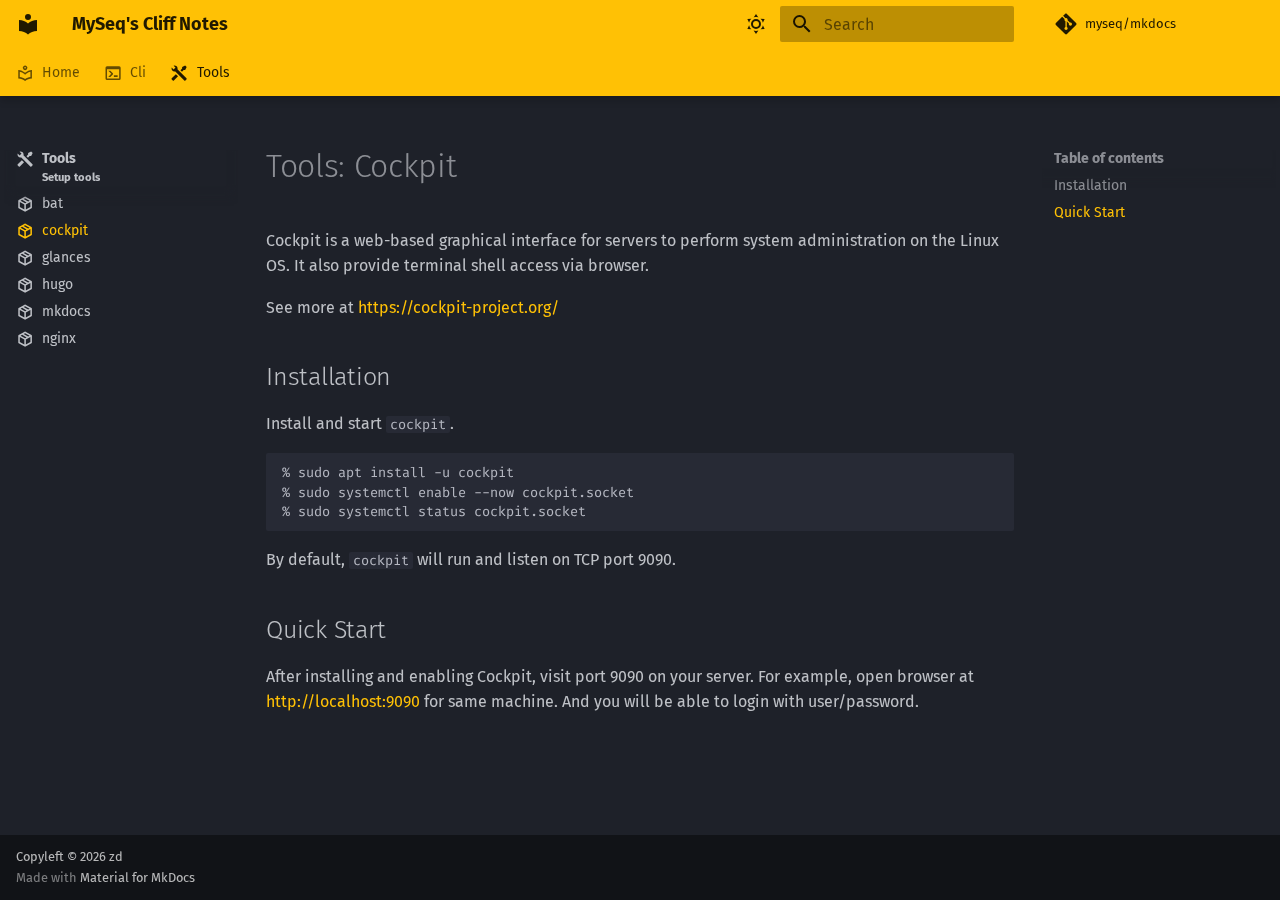
<file: tools/cockpit/index.html>
<!doctype html>
<html lang="en" class="no-js">
  <head>
    
      <meta charset="utf-8">
      <meta name="viewport" content="width=device-width,initial-scale=1">
      
        <meta name="description" content="Cliff notes collected in MySeq">
      
      
        <meta name="author" content="xx">
      
      
        <link rel="canonical" href="https://myseq.github.io/mkdocs/tools/cockpit/">
      
      
        <link rel="prev" href="../bat/">
      
      
        <link rel="next" href="../glances/">
      
      
        
      
      
      <link rel="icon" href="../../assets/images/favicon.png">
      <meta name="generator" content="mkdocs-1.6.1, mkdocs-material-9.7.6">
    
    
      
        <title>cockpit - MySeq's Cliff Notes</title>
      
    
    
      <link rel="stylesheet" href="../../assets/stylesheets/main.484c7ddc.min.css">
      
        
        <link rel="stylesheet" href="../../assets/stylesheets/palette.ab4e12ef.min.css">
      
      


    
    
      
    
    
      
        
        
        <link rel="preconnect" href="https://fonts.gstatic.com" crossorigin>
        <link rel="stylesheet" href="https://fonts.googleapis.com/css?family=Fira+Sans:300,300i,400,400i,700,700i%7CFira+Code:400,400i,700,700i&display=fallback">
        <style>:root{--md-text-font:"Fira Sans";--md-code-font:"Fira Code"}</style>
      
    
    
      <link rel="stylesheet" href="../../stylesheets/extra.css">
    
    <script>__md_scope=new URL("../..",location),__md_hash=e=>[...e].reduce(((e,_)=>(e<<5)-e+_.charCodeAt(0)),0),__md_get=(e,_=localStorage,t=__md_scope)=>JSON.parse(_.getItem(t.pathname+"."+e)),__md_set=(e,_,t=localStorage,a=__md_scope)=>{try{t.setItem(a.pathname+"."+e,JSON.stringify(_))}catch(e){}}</script>
    
      

    
    
  </head>
  
  
    
    
      
    
    
    
    
    <body dir="ltr" data-md-color-scheme="slate" data-md-color-primary="amber" data-md-color-accent="lime">
  
    
    <input class="md-toggle" data-md-toggle="drawer" type="checkbox" id="__drawer" autocomplete="off">
    <input class="md-toggle" data-md-toggle="search" type="checkbox" id="__search" autocomplete="off">
    <label class="md-overlay" for="__drawer"></label>
    <div data-md-component="skip">
      
        
        <a href="#tools-cockpit" class="md-skip">
          Skip to content
        </a>
      
    </div>
    <div data-md-component="announce">
      
    </div>
    
    
      

  

<header class="md-header md-header--shadow md-header--lifted" data-md-component="header">
  <nav class="md-header__inner md-grid" aria-label="Header">
    <a href="../.." title="MySeq&#39;s Cliff Notes" class="md-header__button md-logo" aria-label="MySeq's Cliff Notes" data-md-component="logo">
      
  
  <svg xmlns="http://www.w3.org/2000/svg" viewBox="0 0 24 24"><path d="M12 8a3 3 0 0 0 3-3 3 3 0 0 0-3-3 3 3 0 0 0-3 3 3 3 0 0 0 3 3m0 3.54C9.64 9.35 6.5 8 3 8v11c3.5 0 6.64 1.35 9 3.54 2.36-2.19 5.5-3.54 9-3.54V8c-3.5 0-6.64 1.35-9 3.54"/></svg>

    </a>
    <label class="md-header__button md-icon" for="__drawer">
      
      <svg xmlns="http://www.w3.org/2000/svg" viewBox="0 0 24 24"><path d="M3 6h18v2H3zm0 5h18v2H3zm0 5h18v2H3z"/></svg>
    </label>
    <div class="md-header__title" data-md-component="header-title">
      <div class="md-header__ellipsis">
        <div class="md-header__topic">
          <span class="md-ellipsis">
            MySeq's Cliff Notes
          </span>
        </div>
        <div class="md-header__topic" data-md-component="header-topic">
          <span class="md-ellipsis">
            
              cockpit
            
          </span>
        </div>
      </div>
    </div>
    
      
        <form class="md-header__option" data-md-component="palette">
  
    
    
    
    <input class="md-option" data-md-color-media="" data-md-color-scheme="slate" data-md-color-primary="amber" data-md-color-accent="lime"  aria-label="Switch to light mode"  type="radio" name="__palette" id="__palette_0">
    
      <label class="md-header__button md-icon" title="Switch to light mode" for="__palette_1" hidden>
        <svg xmlns="http://www.w3.org/2000/svg" viewBox="0 0 24 24"><path d="M12 7a5 5 0 0 1 5 5 5 5 0 0 1-5 5 5 5 0 0 1-5-5 5 5 0 0 1 5-5m0 2a3 3 0 0 0-3 3 3 3 0 0 0 3 3 3 3 0 0 0 3-3 3 3 0 0 0-3-3m0-7 2.39 3.42C13.65 5.15 12.84 5 12 5s-1.65.15-2.39.42zM3.34 7l4.16-.35A7.2 7.2 0 0 0 5.94 8.5c-.44.74-.69 1.5-.83 2.29zm.02 10 1.76-3.77a7.131 7.131 0 0 0 2.38 4.14zM20.65 7l-1.77 3.79a7.02 7.02 0 0 0-2.38-4.15zm-.01 10-4.14.36c.59-.51 1.12-1.14 1.54-1.86.42-.73.69-1.5.83-2.29zM12 22l-2.41-3.44c.74.27 1.55.44 2.41.44.82 0 1.63-.17 2.37-.44z"/></svg>
      </label>
    
  
    
    
    
    <input class="md-option" data-md-color-media="" data-md-color-scheme="light" data-md-color-primary="light-blue" data-md-color-accent="indigo"  aria-label="Switch to dark mode"  type="radio" name="__palette" id="__palette_1">
    
      <label class="md-header__button md-icon" title="Switch to dark mode" for="__palette_0" hidden>
        <svg xmlns="http://www.w3.org/2000/svg" viewBox="0 0 24 24"><path d="m17.75 4.09-2.53 1.94.91 3.06-2.63-1.81-2.63 1.81.91-3.06-2.53-1.94L12.44 4l1.06-3 1.06 3zm3.5 6.91-1.64 1.25.59 1.98-1.7-1.17-1.7 1.17.59-1.98L15.75 11l2.06-.05L18.5 9l.69 1.95zm-2.28 4.95c.83-.08 1.72 1.1 1.19 1.85-.32.45-.66.87-1.08 1.27C15.17 23 8.84 23 4.94 19.07c-3.91-3.9-3.91-10.24 0-14.14.4-.4.82-.76 1.27-1.08.75-.53 1.93.36 1.85 1.19-.27 2.86.69 5.83 2.89 8.02a9.96 9.96 0 0 0 8.02 2.89m-1.64 2.02a12.08 12.08 0 0 1-7.8-3.47c-2.17-2.19-3.33-5-3.49-7.82-2.81 3.14-2.7 7.96.31 10.98 3.02 3.01 7.84 3.12 10.98.31"/></svg>
      </label>
    
  
</form>
      
    
    
      <script>var palette=__md_get("__palette");if(palette&&palette.color){if("(prefers-color-scheme)"===palette.color.media){var media=matchMedia("(prefers-color-scheme: light)"),input=document.querySelector(media.matches?"[data-md-color-media='(prefers-color-scheme: light)']":"[data-md-color-media='(prefers-color-scheme: dark)']");palette.color.media=input.getAttribute("data-md-color-media"),palette.color.scheme=input.getAttribute("data-md-color-scheme"),palette.color.primary=input.getAttribute("data-md-color-primary"),palette.color.accent=input.getAttribute("data-md-color-accent")}for(var[key,value]of Object.entries(palette.color))document.body.setAttribute("data-md-color-"+key,value)}</script>
    
    
    
      
      
        <label class="md-header__button md-icon" for="__search">
          
          <svg xmlns="http://www.w3.org/2000/svg" viewBox="0 0 24 24"><path d="M9.5 3A6.5 6.5 0 0 1 16 9.5c0 1.61-.59 3.09-1.56 4.23l.27.27h.79l5 5-1.5 1.5-5-5v-.79l-.27-.27A6.52 6.52 0 0 1 9.5 16 6.5 6.5 0 0 1 3 9.5 6.5 6.5 0 0 1 9.5 3m0 2C7 5 5 7 5 9.5S7 14 9.5 14 14 12 14 9.5 12 5 9.5 5"/></svg>
        </label>
        <div class="md-search" data-md-component="search" role="dialog">
  <label class="md-search__overlay" for="__search"></label>
  <div class="md-search__inner" role="search">
    <form class="md-search__form" name="search">
      <input type="text" class="md-search__input" name="query" aria-label="Search" placeholder="Search" autocapitalize="off" autocorrect="off" autocomplete="off" spellcheck="false" data-md-component="search-query" required>
      <label class="md-search__icon md-icon" for="__search">
        
        <svg xmlns="http://www.w3.org/2000/svg" viewBox="0 0 24 24"><path d="M9.5 3A6.5 6.5 0 0 1 16 9.5c0 1.61-.59 3.09-1.56 4.23l.27.27h.79l5 5-1.5 1.5-5-5v-.79l-.27-.27A6.52 6.52 0 0 1 9.5 16 6.5 6.5 0 0 1 3 9.5 6.5 6.5 0 0 1 9.5 3m0 2C7 5 5 7 5 9.5S7 14 9.5 14 14 12 14 9.5 12 5 9.5 5"/></svg>
        
        <svg xmlns="http://www.w3.org/2000/svg" viewBox="0 0 24 24"><path d="M20 11v2H8l5.5 5.5-1.42 1.42L4.16 12l7.92-7.92L13.5 5.5 8 11z"/></svg>
      </label>
      <nav class="md-search__options" aria-label="Search">
        
        <button type="reset" class="md-search__icon md-icon" title="Clear" aria-label="Clear" tabindex="-1">
          
          <svg xmlns="http://www.w3.org/2000/svg" viewBox="0 0 24 24"><path d="M19 6.41 17.59 5 12 10.59 6.41 5 5 6.41 10.59 12 5 17.59 6.41 19 12 13.41 17.59 19 19 17.59 13.41 12z"/></svg>
        </button>
      </nav>
      
        <div class="md-search__suggest" data-md-component="search-suggest"></div>
      
    </form>
    <div class="md-search__output">
      <div class="md-search__scrollwrap" tabindex="0" data-md-scrollfix>
        <div class="md-search-result" data-md-component="search-result">
          <div class="md-search-result__meta">
            Initializing search
          </div>
          <ol class="md-search-result__list" role="presentation"></ol>
        </div>
      </div>
    </div>
  </div>
</div>
      
    
    
      <div class="md-header__source">
        <a href="https://github.com/myseq/mkdocs" title="Go to repository" class="md-source" data-md-component="source">
  <div class="md-source__icon md-icon">
    
    <svg xmlns="http://www.w3.org/2000/svg" viewBox="0 0 448 512"><!--! Font Awesome Free 7.1.0 by @fontawesome - https://fontawesome.com License - https://fontawesome.com/license/free (Icons: CC BY 4.0, Fonts: SIL OFL 1.1, Code: MIT License) Copyright 2025 Fonticons, Inc.--><path d="M439.6 236.1 244 40.5c-5.4-5.5-12.8-8.5-20.4-8.5s-15 3-20.4 8.4L162.5 81l51.5 51.5c27.1-9.1 52.7 16.8 43.4 43.7l49.7 49.7c34.2-11.8 61.2 31 35.5 56.7-26.5 26.5-70.2-2.9-56-37.3L240.3 199v121.9c25.3 12.5 22.3 41.8 9.1 55-6.4 6.4-15.2 10.1-24.3 10.1s-17.8-3.6-24.3-10.1c-17.6-17.6-11.1-46.9 11.2-56v-123c-20.8-8.5-24.6-30.7-18.6-45L142.6 101 8.5 235.1C3 240.6 0 247.9 0 255.5s3 15 8.5 20.4l195.6 195.7c5.4 5.4 12.7 8.4 20.4 8.4s15-3 20.4-8.4l194.7-194.7c5.4-5.4 8.4-12.8 8.4-20.4s-3-15-8.4-20.4"/></svg>
  </div>
  <div class="md-source__repository">
    myseq/mkdocs
  </div>
</a>
      </div>
    
  </nav>
  
    
      
<nav class="md-tabs" aria-label="Tabs" data-md-component="tabs">
  <div class="md-grid">
    <ul class="md-tabs__list">
      
        
  
  
  
  
    <li class="md-tabs__item">
      <a href="../.." class="md-tabs__link">
        
  
  
    
      <svg xmlns="http://www.w3.org/2000/svg" viewBox="0 0 24 24"><path d="M12 14.27 10.64 13A11.24 11.24 0 0 0 5 10.18v6.95c2.61.34 5 1.34 7 2.82 2-1.48 4.39-2.48 7-2.82v-6.95c-2.16.39-4.09 1.39-5.64 2.82M19 8.15c.65-.1 1.32-.15 2-.15v11c-3.5 0-6.64 1.35-9 3.54C9.64 20.35 6.5 19 3 19V8c.68 0 1.35.05 2 .15 2.69.41 5.1 1.63 7 3.39 1.9-1.76 4.31-2.98 7-3.39M12 6c.27 0 .5-.1.71-.29.19-.21.29-.44.29-.71s-.1-.5-.29-.71C12.5 4.11 12.27 4 12 4s-.5.11-.71.29c-.18.21-.29.45-.29.71s.11.5.29.71c.21.19.45.29.71.29m2.12 1.12a2.997 2.997 0 1 1-4.24-4.24 2.997 2.997 0 1 1 4.24 4.24"/></svg>
    
  
  Home

      </a>
    </li>
  

      
        
  
  
  
  
    
    
      <li class="md-tabs__item">
        <a href="../../cli/" class="md-tabs__link">
          
  
  
    
      <svg xmlns="http://www.w3.org/2000/svg" viewBox="0 0 24 24"><path d="M20 19V7H4v12zm0-16a2 2 0 0 1 2 2v14a2 2 0 0 1-2 2H4a2 2 0 0 1-2-2V5a2 2 0 0 1 2-2zm-7 14v-2h5v2zm-3.42-4L5.57 9H8.4l3.3 3.3c.39.39.39 1.03 0 1.42L8.42 17H5.59z"/></svg>
    
  
  Cli

        </a>
      </li>
    
  

      
        
  
  
  
    
  
  
    
    
      <li class="md-tabs__item md-tabs__item--active">
        <a href="../" class="md-tabs__link">
          
  
  
    
      <svg xmlns="http://www.w3.org/2000/svg" viewBox="0 0 24 24"><path d="m21.71 20.29-1.42 1.42a1 1 0 0 1-1.41 0L7 9.85A3.8 3.8 0 0 1 6 10a4 4 0 0 1-3.78-5.3l2.54 2.54.53-.53 1.42-1.42.53-.53L4.7 2.22A4 4 0 0 1 10 6a3.8 3.8 0 0 1-.15 1l11.86 11.88a1 1 0 0 1 0 1.41M2.29 18.88a1 1 0 0 0 0 1.41l1.42 1.42a1 1 0 0 0 1.41 0l5.47-5.46-2.83-2.83M20 2l-4 2v2l-2.17 2.17 2 2L18 8h2l2-4Z"/></svg>
    
  
  Tools

        </a>
      </li>
    
  

      
    </ul>
  </div>
</nav>
    
  
</header>
    
    <div class="md-container" data-md-component="container">
      
      
        
      
      <main class="md-main" data-md-component="main">
        <div class="md-main__inner md-grid">
          
            
              
              <div class="md-sidebar md-sidebar--primary" data-md-component="sidebar" data-md-type="navigation" >
                <div class="md-sidebar__scrollwrap">
                  <div class="md-sidebar__inner">
                    


  


<nav class="md-nav md-nav--primary md-nav--lifted" aria-label="Navigation" data-md-level="0">
  <label class="md-nav__title" for="__drawer">
    <a href="../.." title="MySeq&#39;s Cliff Notes" class="md-nav__button md-logo" aria-label="MySeq's Cliff Notes" data-md-component="logo">
      
  
  <svg xmlns="http://www.w3.org/2000/svg" viewBox="0 0 24 24"><path d="M12 8a3 3 0 0 0 3-3 3 3 0 0 0-3-3 3 3 0 0 0-3 3 3 3 0 0 0 3 3m0 3.54C9.64 9.35 6.5 8 3 8v11c3.5 0 6.64 1.35 9 3.54 2.36-2.19 5.5-3.54 9-3.54V8c-3.5 0-6.64 1.35-9 3.54"/></svg>

    </a>
    MySeq's Cliff Notes
  </label>
  
    <div class="md-nav__source">
      <a href="https://github.com/myseq/mkdocs" title="Go to repository" class="md-source" data-md-component="source">
  <div class="md-source__icon md-icon">
    
    <svg xmlns="http://www.w3.org/2000/svg" viewBox="0 0 448 512"><!--! Font Awesome Free 7.1.0 by @fontawesome - https://fontawesome.com License - https://fontawesome.com/license/free (Icons: CC BY 4.0, Fonts: SIL OFL 1.1, Code: MIT License) Copyright 2025 Fonticons, Inc.--><path d="M439.6 236.1 244 40.5c-5.4-5.5-12.8-8.5-20.4-8.5s-15 3-20.4 8.4L162.5 81l51.5 51.5c27.1-9.1 52.7 16.8 43.4 43.7l49.7 49.7c34.2-11.8 61.2 31 35.5 56.7-26.5 26.5-70.2-2.9-56-37.3L240.3 199v121.9c25.3 12.5 22.3 41.8 9.1 55-6.4 6.4-15.2 10.1-24.3 10.1s-17.8-3.6-24.3-10.1c-17.6-17.6-11.1-46.9 11.2-56v-123c-20.8-8.5-24.6-30.7-18.6-45L142.6 101 8.5 235.1C3 240.6 0 247.9 0 255.5s3 15 8.5 20.4l195.6 195.7c5.4 5.4 12.7 8.4 20.4 8.4s15-3 20.4-8.4l194.7-194.7c5.4-5.4 8.4-12.8 8.4-20.4s-3-15-8.4-20.4"/></svg>
  </div>
  <div class="md-source__repository">
    myseq/mkdocs
  </div>
</a>
    </div>
  
  <ul class="md-nav__list" data-md-scrollfix>
    
      
      
  
  
  
  
    <li class="md-nav__item">
      <a href="../.." class="md-nav__link">
        
  
  
    <svg xmlns="http://www.w3.org/2000/svg" viewBox="0 0 24 24"><path d="M12 14.27 10.64 13A11.24 11.24 0 0 0 5 10.18v6.95c2.61.34 5 1.34 7 2.82 2-1.48 4.39-2.48 7-2.82v-6.95c-2.16.39-4.09 1.39-5.64 2.82M19 8.15c.65-.1 1.32-.15 2-.15v11c-3.5 0-6.64 1.35-9 3.54C9.64 20.35 6.5 19 3 19V8c.68 0 1.35.05 2 .15 2.69.41 5.1 1.63 7 3.39 1.9-1.76 4.31-2.98 7-3.39M12 6c.27 0 .5-.1.71-.29.19-.21.29-.44.29-.71s-.1-.5-.29-.71C12.5 4.11 12.27 4 12 4s-.5.11-.71.29c-.18.21-.29.45-.29.71s.11.5.29.71c.21.19.45.29.71.29m2.12 1.12a2.997 2.997 0 1 1-4.24-4.24 2.997 2.997 0 1 1 4.24 4.24"/></svg>
  
  <span class="md-ellipsis">
    
  
    Home
  

    
      <br>
      <small>Powered by MkDocs</small>
    
  </span>
  
  

      </a>
    </li>
  

    
      
      
  
  
  
  
    
    
      
        
          
        
      
        
      
        
      
        
      
        
      
        
      
    
    
    
      
      
        
      
    
    
    <li class="md-nav__item md-nav__item--nested">
      
        
        
        <input class="md-nav__toggle md-toggle " type="checkbox" id="__nav_2" >
        
          
          <div class="md-nav__link md-nav__container">
            <a href="../../cli/" class="md-nav__link ">
              
  
  
    <svg xmlns="http://www.w3.org/2000/svg" viewBox="0 0 24 24"><path d="M20 19V7H4v12zm0-16a2 2 0 0 1 2 2v14a2 2 0 0 1-2 2H4a2 2 0 0 1-2-2V5a2 2 0 0 1 2-2zm-7 14v-2h5v2zm-3.42-4L5.57 9H8.4l3.3 3.3c.39.39.39 1.03 0 1.42L8.42 17H5.59z"/></svg>
  
  <span class="md-ellipsis">
    
  
    Cli
  

    
      <br>
      <small>Command Line</small>
    
  </span>
  
  

            </a>
            
              
              <label class="md-nav__link " for="__nav_2" id="__nav_2_label" tabindex="0">
                <span class="md-nav__icon md-icon"></span>
              </label>
            
          </div>
        
        <nav class="md-nav" data-md-level="1" aria-labelledby="__nav_2_label" aria-expanded="false">
          <label class="md-nav__title" for="__nav_2">
            <span class="md-nav__icon md-icon"></span>
            
  
    Cli
  

          </label>
          <ul class="md-nav__list" data-md-scrollfix>
            
              
            
              
                
  
  
  
  
    <li class="md-nav__item">
      <a href="../../cli/config/" class="md-nav__link">
        
  
  
    <svg xmlns="http://www.w3.org/2000/svg" viewBox="0 0 24 24"><path d="M13 19v-3h8v3zm-4.5-6L2.47 7h4.24l4.96 4.95c.58.59.58 1.55 0 2.12L6.74 19H2.5z"/></svg>
  
  <span class="md-ellipsis">
    
  
    Config
  

    
  </span>
  
  

      </a>
    </li>
  

              
            
              
                
  
  
  
  
    <li class="md-nav__item">
      <a href="../../cli/permissions/" class="md-nav__link">
        
  
  
    <svg xmlns="http://www.w3.org/2000/svg" viewBox="0 0 24 24"><path d="M13 19v-3h8v3zm-4.5-6L2.47 7h4.24l4.96 4.95c.58.59.58 1.55 0 2.12L6.74 19H2.5z"/></svg>
  
  <span class="md-ellipsis">
    
  
    Permission
  

    
  </span>
  
  

      </a>
    </li>
  

              
            
              
                
  
  
  
  
    <li class="md-nav__item">
      <a href="../../cli/shell/" class="md-nav__link">
        
  
  
    <svg xmlns="http://www.w3.org/2000/svg" viewBox="0 0 24 24"><path d="M13 19v-3h8v3zm-4.5-6L2.47 7h4.24l4.96 4.95c.58.59.58 1.55 0 2.12L6.74 19H2.5z"/></svg>
  
  <span class="md-ellipsis">
    
  
    Shell
  

    
  </span>
  
  

      </a>
    </li>
  

              
            
              
                
  
  
  
  
    <li class="md-nav__item">
      <a href="../../cli/ubuntu/" class="md-nav__link">
        
  
  
    <svg xmlns="http://www.w3.org/2000/svg" viewBox="0 0 24 24"><path d="M17.61.455a3.41 3.41 0 0 0-3.41 3.41 3.41 3.41 0 0 0 3.41 3.41 3.41 3.41 0 0 0 3.41-3.41 3.41 3.41 0 0 0-3.41-3.41M12.92.8C8.923.777 5.137 2.941 3.148 6.451a5 5 0 0 1 .26-.007 4.9 4.9 0 0 1 2.585.737A8.32 8.32 0 0 1 12.688 3.6 4.94 4.94 0 0 1 13.723.834 11 11 0 0 0 12.92.8m9.226 4.994a4.9 4.9 0 0 1-1.918 2.246 8.36 8.36 0 0 1-.273 8.303 4.9 4.9 0 0 1 1.632 2.54 11.16 11.16 0 0 0 .559-13.089M3.41 7.932A3.41 3.41 0 0 0 0 11.342a3.41 3.41 0 0 0 3.41 3.409 3.41 3.41 0 0 0 3.41-3.41 3.41 3.41 0 0 0-3.41-3.41zm2.027 7.866a4.9 4.9 0 0 1-2.915.358 11.1 11.1 0 0 0 7.991 6.698 11.2 11.2 0 0 0 2.422.249 4.88 4.88 0 0 1-.999-2.85 9 9 0 0 1-.836-.136 8.3 8.3 0 0 1-5.663-4.32zm11.405.928a3.41 3.41 0 0 0-3.41 3.41 3.41 3.41 0 0 0 3.41 3.41 3.41 3.41 0 0 0 3.41-3.41 3.41 3.41 0 0 0-3.41-3.41"/></svg>
  
  <span class="md-ellipsis">
    
  
    Ubuntu
  

    
  </span>
  
  

      </a>
    </li>
  

              
            
              
                
  
  
  
  
    <li class="md-nav__item">
      <a href="../../cli/user/" class="md-nav__link">
        
  
  
    <svg xmlns="http://www.w3.org/2000/svg" viewBox="0 0 24 24"><path d="M13 19v-3h8v3zm-4.5-6L2.47 7h4.24l4.96 4.95c.58.59.58 1.55 0 2.12L6.74 19H2.5z"/></svg>
  
  <span class="md-ellipsis">
    
  
    User
  

    
  </span>
  
  

      </a>
    </li>
  

              
            
          </ul>
        </nav>
      
    </li>
  

    
      
      
  
  
    
  
  
  
    
    
      
        
          
        
      
        
      
        
      
        
      
        
      
        
      
        
      
    
    
    
      
        
        
      
      
        
      
    
    
    <li class="md-nav__item md-nav__item--active md-nav__item--section md-nav__item--nested">
      
        
        
        <input class="md-nav__toggle md-toggle " type="checkbox" id="__nav_3" checked>
        
          
          <div class="md-nav__link md-nav__container">
            <a href="../" class="md-nav__link ">
              
  
  
    <svg xmlns="http://www.w3.org/2000/svg" viewBox="0 0 24 24"><path d="m21.71 20.29-1.42 1.42a1 1 0 0 1-1.41 0L7 9.85A3.8 3.8 0 0 1 6 10a4 4 0 0 1-3.78-5.3l2.54 2.54.53-.53 1.42-1.42.53-.53L4.7 2.22A4 4 0 0 1 10 6a3.8 3.8 0 0 1-.15 1l11.86 11.88a1 1 0 0 1 0 1.41M2.29 18.88a1 1 0 0 0 0 1.41l1.42 1.42a1 1 0 0 0 1.41 0l5.47-5.46-2.83-2.83M20 2l-4 2v2l-2.17 2.17 2 2L18 8h2l2-4Z"/></svg>
  
  <span class="md-ellipsis">
    
  
    Tools
  

    
      <br>
      <small>Setup tools</small>
    
  </span>
  
  

            </a>
            
              
              <label class="md-nav__link " for="__nav_3" id="__nav_3_label" tabindex="">
                <span class="md-nav__icon md-icon"></span>
              </label>
            
          </div>
        
        <nav class="md-nav" data-md-level="1" aria-labelledby="__nav_3_label" aria-expanded="true">
          <label class="md-nav__title" for="__nav_3">
            <span class="md-nav__icon md-icon"></span>
            
  
    Tools
  

          </label>
          <ul class="md-nav__list" data-md-scrollfix>
            
              
            
              
                
  
  
  
  
    <li class="md-nav__item">
      <a href="../bat/" class="md-nav__link">
        
  
  
    <svg xmlns="http://www.w3.org/2000/svg" viewBox="0 0 24 24"><path d="M21 16.5c0 .38-.21.71-.53.88l-7.9 4.44c-.16.12-.36.18-.57.18s-.41-.06-.57-.18l-7.9-4.44A.99.99 0 0 1 3 16.5v-9c0-.38.21-.71.53-.88l7.9-4.44c.16-.12.36-.18.57-.18s.41.06.57.18l7.9 4.44c.32.17.53.5.53.88zM12 4.15l-1.89 1.07L16 8.61l1.96-1.11zM6.04 7.5 12 10.85l1.96-1.1-5.88-3.4zM5 15.91l6 3.38v-6.71L5 9.21zm14 0v-6.7l-6 3.37v6.71z"/></svg>
  
  <span class="md-ellipsis">
    
  
    bat
  

    
  </span>
  
  

      </a>
    </li>
  

              
            
              
                
  
  
    
  
  
  
    <li class="md-nav__item md-nav__item--active">
      
      <input class="md-nav__toggle md-toggle" type="checkbox" id="__toc">
      
      
        
      
      
        <label class="md-nav__link md-nav__link--active" for="__toc">
          
  
  
    <svg xmlns="http://www.w3.org/2000/svg" viewBox="0 0 24 24"><path d="M21 16.5c0 .38-.21.71-.53.88l-7.9 4.44c-.16.12-.36.18-.57.18s-.41-.06-.57-.18l-7.9-4.44A.99.99 0 0 1 3 16.5v-9c0-.38.21-.71.53-.88l7.9-4.44c.16-.12.36-.18.57-.18s.41.06.57.18l7.9 4.44c.32.17.53.5.53.88zM12 4.15l-1.89 1.07L16 8.61l1.96-1.11zM6.04 7.5 12 10.85l1.96-1.1-5.88-3.4zM5 15.91l6 3.38v-6.71L5 9.21zm14 0v-6.7l-6 3.37v6.71z"/></svg>
  
  <span class="md-ellipsis">
    
  
    cockpit
  

    
  </span>
  
  

          <span class="md-nav__icon md-icon"></span>
        </label>
      
      <a href="./" class="md-nav__link md-nav__link--active">
        
  
  
    <svg xmlns="http://www.w3.org/2000/svg" viewBox="0 0 24 24"><path d="M21 16.5c0 .38-.21.71-.53.88l-7.9 4.44c-.16.12-.36.18-.57.18s-.41-.06-.57-.18l-7.9-4.44A.99.99 0 0 1 3 16.5v-9c0-.38.21-.71.53-.88l7.9-4.44c.16-.12.36-.18.57-.18s.41.06.57.18l7.9 4.44c.32.17.53.5.53.88zM12 4.15l-1.89 1.07L16 8.61l1.96-1.11zM6.04 7.5 12 10.85l1.96-1.1-5.88-3.4zM5 15.91l6 3.38v-6.71L5 9.21zm14 0v-6.7l-6 3.37v6.71z"/></svg>
  
  <span class="md-ellipsis">
    
  
    cockpit
  

    
  </span>
  
  

      </a>
      
        

<nav class="md-nav md-nav--secondary" aria-label="Table of contents">
  
  
  
    
  
  
    <label class="md-nav__title" for="__toc">
      <span class="md-nav__icon md-icon"></span>
      Table of contents
    </label>
    <ul class="md-nav__list" data-md-component="toc" data-md-scrollfix>
      
        <li class="md-nav__item">
  <a href="#installation" class="md-nav__link">
    <span class="md-ellipsis">
      
        Installation
      
    </span>
  </a>
  
</li>
      
        <li class="md-nav__item">
  <a href="#quick-start" class="md-nav__link">
    <span class="md-ellipsis">
      
        Quick Start
      
    </span>
  </a>
  
</li>
      
    </ul>
  
</nav>
      
    </li>
  

              
            
              
                
  
  
  
  
    <li class="md-nav__item">
      <a href="../glances/" class="md-nav__link">
        
  
  
    <svg xmlns="http://www.w3.org/2000/svg" viewBox="0 0 24 24"><path d="M21 16.5c0 .38-.21.71-.53.88l-7.9 4.44c-.16.12-.36.18-.57.18s-.41-.06-.57-.18l-7.9-4.44A.99.99 0 0 1 3 16.5v-9c0-.38.21-.71.53-.88l7.9-4.44c.16-.12.36-.18.57-.18s.41.06.57.18l7.9 4.44c.32.17.53.5.53.88zM12 4.15l-1.89 1.07L16 8.61l1.96-1.11zM6.04 7.5 12 10.85l1.96-1.1-5.88-3.4zM5 15.91l6 3.38v-6.71L5 9.21zm14 0v-6.7l-6 3.37v6.71z"/></svg>
  
  <span class="md-ellipsis">
    
  
    glances
  

    
  </span>
  
  

      </a>
    </li>
  

              
            
              
                
  
  
  
  
    <li class="md-nav__item">
      <a href="../hugo/" class="md-nav__link">
        
  
  
    <svg xmlns="http://www.w3.org/2000/svg" viewBox="0 0 24 24"><path d="M21 16.5c0 .38-.21.71-.53.88l-7.9 4.44c-.16.12-.36.18-.57.18s-.41-.06-.57-.18l-7.9-4.44A.99.99 0 0 1 3 16.5v-9c0-.38.21-.71.53-.88l7.9-4.44c.16-.12.36-.18.57-.18s.41.06.57.18l7.9 4.44c.32.17.53.5.53.88zM12 4.15l-1.89 1.07L16 8.61l1.96-1.11zM6.04 7.5 12 10.85l1.96-1.1-5.88-3.4zM5 15.91l6 3.38v-6.71L5 9.21zm14 0v-6.7l-6 3.37v6.71z"/></svg>
  
  <span class="md-ellipsis">
    
  
    hugo
  

    
  </span>
  
  

      </a>
    </li>
  

              
            
              
                
  
  
  
  
    <li class="md-nav__item">
      <a href="../mkdocs/" class="md-nav__link">
        
  
  
    <svg xmlns="http://www.w3.org/2000/svg" viewBox="0 0 24 24"><path d="M21 16.5c0 .38-.21.71-.53.88l-7.9 4.44c-.16.12-.36.18-.57.18s-.41-.06-.57-.18l-7.9-4.44A.99.99 0 0 1 3 16.5v-9c0-.38.21-.71.53-.88l7.9-4.44c.16-.12.36-.18.57-.18s.41.06.57.18l7.9 4.44c.32.17.53.5.53.88zM12 4.15l-1.89 1.07L16 8.61l1.96-1.11zM6.04 7.5 12 10.85l1.96-1.1-5.88-3.4zM5 15.91l6 3.38v-6.71L5 9.21zm14 0v-6.7l-6 3.37v6.71z"/></svg>
  
  <span class="md-ellipsis">
    
  
    mkdocs
  

    
  </span>
  
  

      </a>
    </li>
  

              
            
              
                
  
  
  
  
    <li class="md-nav__item">
      <a href="../nginx/" class="md-nav__link">
        
  
  
    <svg xmlns="http://www.w3.org/2000/svg" viewBox="0 0 24 24"><path d="M21 16.5c0 .38-.21.71-.53.88l-7.9 4.44c-.16.12-.36.18-.57.18s-.41-.06-.57-.18l-7.9-4.44A.99.99 0 0 1 3 16.5v-9c0-.38.21-.71.53-.88l7.9-4.44c.16-.12.36-.18.57-.18s.41.06.57.18l7.9 4.44c.32.17.53.5.53.88zM12 4.15l-1.89 1.07L16 8.61l1.96-1.11zM6.04 7.5 12 10.85l1.96-1.1-5.88-3.4zM5 15.91l6 3.38v-6.71L5 9.21zm14 0v-6.7l-6 3.37v6.71z"/></svg>
  
  <span class="md-ellipsis">
    
  
    nginx
  

    
  </span>
  
  

      </a>
    </li>
  

              
            
          </ul>
        </nav>
      
    </li>
  

    
  </ul>
</nav>
                  </div>
                </div>
              </div>
            
            
              
              <div class="md-sidebar md-sidebar--secondary" data-md-component="sidebar" data-md-type="toc" >
                <div class="md-sidebar__scrollwrap">
                  <div class="md-sidebar__inner">
                    

<nav class="md-nav md-nav--secondary" aria-label="Table of contents">
  
  
  
    
  
  
    <label class="md-nav__title" for="__toc">
      <span class="md-nav__icon md-icon"></span>
      Table of contents
    </label>
    <ul class="md-nav__list" data-md-component="toc" data-md-scrollfix>
      
        <li class="md-nav__item">
  <a href="#installation" class="md-nav__link">
    <span class="md-ellipsis">
      
        Installation
      
    </span>
  </a>
  
</li>
      
        <li class="md-nav__item">
  <a href="#quick-start" class="md-nav__link">
    <span class="md-ellipsis">
      
        Quick Start
      
    </span>
  </a>
  
</li>
      
    </ul>
  
</nav>
                  </div>
                </div>
              </div>
            
          
          
            <div class="md-content" data-md-component="content">
              
              <article class="md-content__inner md-typeset">
                
                  


  
  


<h1 id="tools-cockpit">Tools: Cockpit</h1>
<p>Cockpit is a web-based graphical interface for servers to perform system administration on the Linux OS.
It also provide terminal shell access via browser.</p>
<p>See more at <a href="https://cockpit-project.org/">https://cockpit-project.org/</a></p>
<h2 id="installation">Installation</h2>
<p>Install and start <code>cockpit</code>.</p>
<pre><code class="language-console">% sudo apt install -u cockpit
% sudo systemctl enable --now cockpit.socket
% sudo systemctl status cockpit.socket
</code></pre>
<p>By default, <code>cockpit</code> will run and listen on TCP port 9090.</p>
<h2 id="quick-start">Quick Start</h2>
<p>After installing and enabling Cockpit, visit port 9090 on your server. 
For example, open browser at <a href="http://localhost:9090">http://localhost:9090</a> for same machine.
And you will be able to login with user/password.</p>







  
  






                
              </article>
            </div>
          
          
<script>var target=document.getElementById(location.hash.slice(1));target&&target.name&&(target.checked=target.name.startsWith("__tabbed_"))</script>
        </div>
        
      </main>
      
        <footer class="md-footer">
  
  <div class="md-footer-meta md-typeset">
    <div class="md-footer-meta__inner md-grid">
      <div class="md-copyright">
  
    <div class="md-copyright__highlight">
      Copyleft &copy; 2026 zd
    </div>
  
  
    Made with
    <a href="https://squidfunk.github.io/mkdocs-material/" target="_blank" rel="noopener">
      Material for MkDocs
    </a>
  
</div>
      
    </div>
  </div>
</footer>
      
    </div>
    <div class="md-dialog" data-md-component="dialog">
      <div class="md-dialog__inner md-typeset"></div>
    </div>
    
    
    
      
      
      <script id="__config" type="application/json">{"annotate": null, "base": "../..", "features": ["search.suggest", "search.highlight", "navigation.tabs", "navigation.tabs.sticky", "navigation.sections", "navigation.tracking", "navigation.indexes"], "search": "../../assets/javascripts/workers/search.2c215733.min.js", "tags": null, "translations": {"clipboard.copied": "Copied to clipboard", "clipboard.copy": "Copy to clipboard", "search.result.more.one": "1 more on this page", "search.result.more.other": "# more on this page", "search.result.none": "No matching documents", "search.result.one": "1 matching document", "search.result.other": "# matching documents", "search.result.placeholder": "Type to start searching", "search.result.term.missing": "Missing", "select.version": "Select version"}, "version": null}</script>
    
    
      <script src="../../assets/javascripts/bundle.79ae519e.min.js"></script>
      
    
  </body>
</html>
</file>
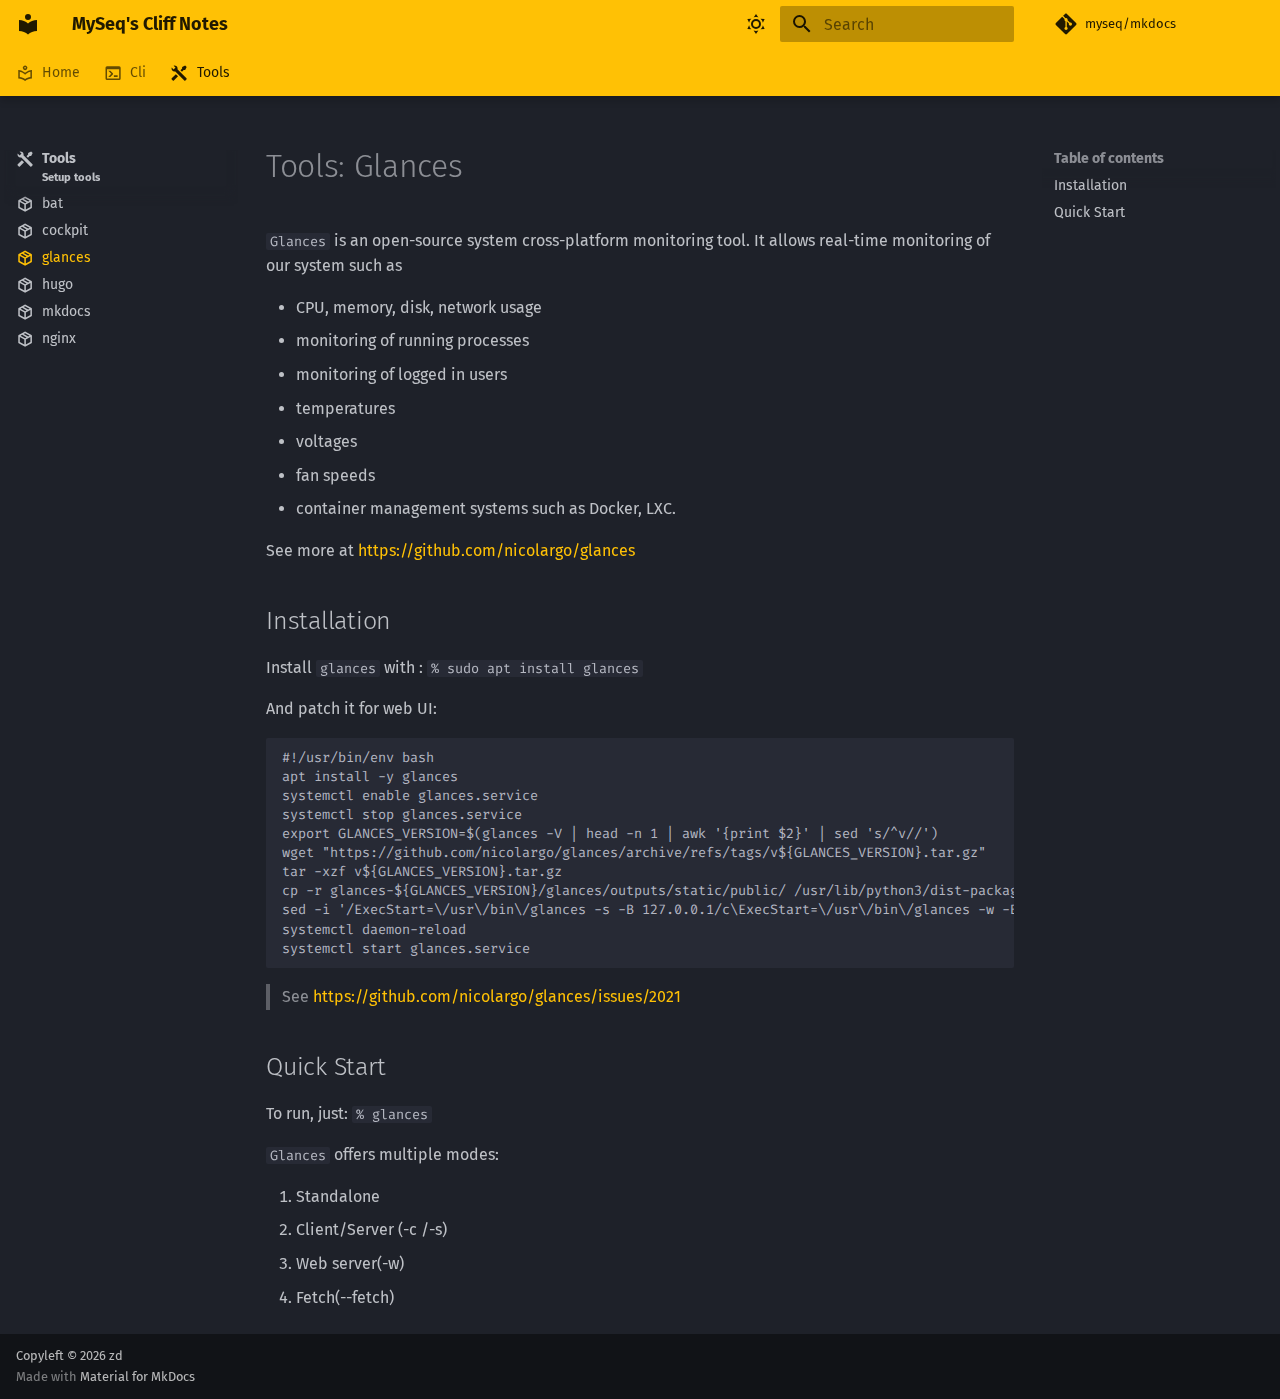
<file: tools/glances/index.html>
<!doctype html>
<html lang="en" class="no-js">
  <head>
    
      <meta charset="utf-8">
      <meta name="viewport" content="width=device-width,initial-scale=1">
      
        <meta name="description" content="Cliff notes collected in MySeq">
      
      
        <meta name="author" content="xx">
      
      
        <link rel="canonical" href="https://myseq.github.io/mkdocs/tools/glances/">
      
      
        <link rel="prev" href="../cockpit/">
      
      
        <link rel="next" href="../hugo/">
      
      
        
      
      
      <link rel="icon" href="../../assets/images/favicon.png">
      <meta name="generator" content="mkdocs-1.6.1, mkdocs-material-9.7.6">
    
    
      
        <title>glances - MySeq's Cliff Notes</title>
      
    
    
      <link rel="stylesheet" href="../../assets/stylesheets/main.484c7ddc.min.css">
      
        
        <link rel="stylesheet" href="../../assets/stylesheets/palette.ab4e12ef.min.css">
      
      


    
    
      
    
    
      
        
        
        <link rel="preconnect" href="https://fonts.gstatic.com" crossorigin>
        <link rel="stylesheet" href="https://fonts.googleapis.com/css?family=Fira+Sans:300,300i,400,400i,700,700i%7CFira+Code:400,400i,700,700i&display=fallback">
        <style>:root{--md-text-font:"Fira Sans";--md-code-font:"Fira Code"}</style>
      
    
    
      <link rel="stylesheet" href="../../stylesheets/extra.css">
    
    <script>__md_scope=new URL("../..",location),__md_hash=e=>[...e].reduce(((e,_)=>(e<<5)-e+_.charCodeAt(0)),0),__md_get=(e,_=localStorage,t=__md_scope)=>JSON.parse(_.getItem(t.pathname+"."+e)),__md_set=(e,_,t=localStorage,a=__md_scope)=>{try{t.setItem(a.pathname+"."+e,JSON.stringify(_))}catch(e){}}</script>
    
      

    
    
  </head>
  
  
    
    
      
    
    
    
    
    <body dir="ltr" data-md-color-scheme="slate" data-md-color-primary="amber" data-md-color-accent="lime">
  
    
    <input class="md-toggle" data-md-toggle="drawer" type="checkbox" id="__drawer" autocomplete="off">
    <input class="md-toggle" data-md-toggle="search" type="checkbox" id="__search" autocomplete="off">
    <label class="md-overlay" for="__drawer"></label>
    <div data-md-component="skip">
      
        
        <a href="#tools-glances" class="md-skip">
          Skip to content
        </a>
      
    </div>
    <div data-md-component="announce">
      
    </div>
    
    
      

  

<header class="md-header md-header--shadow md-header--lifted" data-md-component="header">
  <nav class="md-header__inner md-grid" aria-label="Header">
    <a href="../.." title="MySeq&#39;s Cliff Notes" class="md-header__button md-logo" aria-label="MySeq's Cliff Notes" data-md-component="logo">
      
  
  <svg xmlns="http://www.w3.org/2000/svg" viewBox="0 0 24 24"><path d="M12 8a3 3 0 0 0 3-3 3 3 0 0 0-3-3 3 3 0 0 0-3 3 3 3 0 0 0 3 3m0 3.54C9.64 9.35 6.5 8 3 8v11c3.5 0 6.64 1.35 9 3.54 2.36-2.19 5.5-3.54 9-3.54V8c-3.5 0-6.64 1.35-9 3.54"/></svg>

    </a>
    <label class="md-header__button md-icon" for="__drawer">
      
      <svg xmlns="http://www.w3.org/2000/svg" viewBox="0 0 24 24"><path d="M3 6h18v2H3zm0 5h18v2H3zm0 5h18v2H3z"/></svg>
    </label>
    <div class="md-header__title" data-md-component="header-title">
      <div class="md-header__ellipsis">
        <div class="md-header__topic">
          <span class="md-ellipsis">
            MySeq's Cliff Notes
          </span>
        </div>
        <div class="md-header__topic" data-md-component="header-topic">
          <span class="md-ellipsis">
            
              glances
            
          </span>
        </div>
      </div>
    </div>
    
      
        <form class="md-header__option" data-md-component="palette">
  
    
    
    
    <input class="md-option" data-md-color-media="" data-md-color-scheme="slate" data-md-color-primary="amber" data-md-color-accent="lime"  aria-label="Switch to light mode"  type="radio" name="__palette" id="__palette_0">
    
      <label class="md-header__button md-icon" title="Switch to light mode" for="__palette_1" hidden>
        <svg xmlns="http://www.w3.org/2000/svg" viewBox="0 0 24 24"><path d="M12 7a5 5 0 0 1 5 5 5 5 0 0 1-5 5 5 5 0 0 1-5-5 5 5 0 0 1 5-5m0 2a3 3 0 0 0-3 3 3 3 0 0 0 3 3 3 3 0 0 0 3-3 3 3 0 0 0-3-3m0-7 2.39 3.42C13.65 5.15 12.84 5 12 5s-1.65.15-2.39.42zM3.34 7l4.16-.35A7.2 7.2 0 0 0 5.94 8.5c-.44.74-.69 1.5-.83 2.29zm.02 10 1.76-3.77a7.131 7.131 0 0 0 2.38 4.14zM20.65 7l-1.77 3.79a7.02 7.02 0 0 0-2.38-4.15zm-.01 10-4.14.36c.59-.51 1.12-1.14 1.54-1.86.42-.73.69-1.5.83-2.29zM12 22l-2.41-3.44c.74.27 1.55.44 2.41.44.82 0 1.63-.17 2.37-.44z"/></svg>
      </label>
    
  
    
    
    
    <input class="md-option" data-md-color-media="" data-md-color-scheme="light" data-md-color-primary="light-blue" data-md-color-accent="indigo"  aria-label="Switch to dark mode"  type="radio" name="__palette" id="__palette_1">
    
      <label class="md-header__button md-icon" title="Switch to dark mode" for="__palette_0" hidden>
        <svg xmlns="http://www.w3.org/2000/svg" viewBox="0 0 24 24"><path d="m17.75 4.09-2.53 1.94.91 3.06-2.63-1.81-2.63 1.81.91-3.06-2.53-1.94L12.44 4l1.06-3 1.06 3zm3.5 6.91-1.64 1.25.59 1.98-1.7-1.17-1.7 1.17.59-1.98L15.75 11l2.06-.05L18.5 9l.69 1.95zm-2.28 4.95c.83-.08 1.72 1.1 1.19 1.85-.32.45-.66.87-1.08 1.27C15.17 23 8.84 23 4.94 19.07c-3.91-3.9-3.91-10.24 0-14.14.4-.4.82-.76 1.27-1.08.75-.53 1.93.36 1.85 1.19-.27 2.86.69 5.83 2.89 8.02a9.96 9.96 0 0 0 8.02 2.89m-1.64 2.02a12.08 12.08 0 0 1-7.8-3.47c-2.17-2.19-3.33-5-3.49-7.82-2.81 3.14-2.7 7.96.31 10.98 3.02 3.01 7.84 3.12 10.98.31"/></svg>
      </label>
    
  
</form>
      
    
    
      <script>var palette=__md_get("__palette");if(palette&&palette.color){if("(prefers-color-scheme)"===palette.color.media){var media=matchMedia("(prefers-color-scheme: light)"),input=document.querySelector(media.matches?"[data-md-color-media='(prefers-color-scheme: light)']":"[data-md-color-media='(prefers-color-scheme: dark)']");palette.color.media=input.getAttribute("data-md-color-media"),palette.color.scheme=input.getAttribute("data-md-color-scheme"),palette.color.primary=input.getAttribute("data-md-color-primary"),palette.color.accent=input.getAttribute("data-md-color-accent")}for(var[key,value]of Object.entries(palette.color))document.body.setAttribute("data-md-color-"+key,value)}</script>
    
    
    
      
      
        <label class="md-header__button md-icon" for="__search">
          
          <svg xmlns="http://www.w3.org/2000/svg" viewBox="0 0 24 24"><path d="M9.5 3A6.5 6.5 0 0 1 16 9.5c0 1.61-.59 3.09-1.56 4.23l.27.27h.79l5 5-1.5 1.5-5-5v-.79l-.27-.27A6.52 6.52 0 0 1 9.5 16 6.5 6.5 0 0 1 3 9.5 6.5 6.5 0 0 1 9.5 3m0 2C7 5 5 7 5 9.5S7 14 9.5 14 14 12 14 9.5 12 5 9.5 5"/></svg>
        </label>
        <div class="md-search" data-md-component="search" role="dialog">
  <label class="md-search__overlay" for="__search"></label>
  <div class="md-search__inner" role="search">
    <form class="md-search__form" name="search">
      <input type="text" class="md-search__input" name="query" aria-label="Search" placeholder="Search" autocapitalize="off" autocorrect="off" autocomplete="off" spellcheck="false" data-md-component="search-query" required>
      <label class="md-search__icon md-icon" for="__search">
        
        <svg xmlns="http://www.w3.org/2000/svg" viewBox="0 0 24 24"><path d="M9.5 3A6.5 6.5 0 0 1 16 9.5c0 1.61-.59 3.09-1.56 4.23l.27.27h.79l5 5-1.5 1.5-5-5v-.79l-.27-.27A6.52 6.52 0 0 1 9.5 16 6.5 6.5 0 0 1 3 9.5 6.5 6.5 0 0 1 9.5 3m0 2C7 5 5 7 5 9.5S7 14 9.5 14 14 12 14 9.5 12 5 9.5 5"/></svg>
        
        <svg xmlns="http://www.w3.org/2000/svg" viewBox="0 0 24 24"><path d="M20 11v2H8l5.5 5.5-1.42 1.42L4.16 12l7.92-7.92L13.5 5.5 8 11z"/></svg>
      </label>
      <nav class="md-search__options" aria-label="Search">
        
        <button type="reset" class="md-search__icon md-icon" title="Clear" aria-label="Clear" tabindex="-1">
          
          <svg xmlns="http://www.w3.org/2000/svg" viewBox="0 0 24 24"><path d="M19 6.41 17.59 5 12 10.59 6.41 5 5 6.41 10.59 12 5 17.59 6.41 19 12 13.41 17.59 19 19 17.59 13.41 12z"/></svg>
        </button>
      </nav>
      
        <div class="md-search__suggest" data-md-component="search-suggest"></div>
      
    </form>
    <div class="md-search__output">
      <div class="md-search__scrollwrap" tabindex="0" data-md-scrollfix>
        <div class="md-search-result" data-md-component="search-result">
          <div class="md-search-result__meta">
            Initializing search
          </div>
          <ol class="md-search-result__list" role="presentation"></ol>
        </div>
      </div>
    </div>
  </div>
</div>
      
    
    
      <div class="md-header__source">
        <a href="https://github.com/myseq/mkdocs" title="Go to repository" class="md-source" data-md-component="source">
  <div class="md-source__icon md-icon">
    
    <svg xmlns="http://www.w3.org/2000/svg" viewBox="0 0 448 512"><!--! Font Awesome Free 7.1.0 by @fontawesome - https://fontawesome.com License - https://fontawesome.com/license/free (Icons: CC BY 4.0, Fonts: SIL OFL 1.1, Code: MIT License) Copyright 2025 Fonticons, Inc.--><path d="M439.6 236.1 244 40.5c-5.4-5.5-12.8-8.5-20.4-8.5s-15 3-20.4 8.4L162.5 81l51.5 51.5c27.1-9.1 52.7 16.8 43.4 43.7l49.7 49.7c34.2-11.8 61.2 31 35.5 56.7-26.5 26.5-70.2-2.9-56-37.3L240.3 199v121.9c25.3 12.5 22.3 41.8 9.1 55-6.4 6.4-15.2 10.1-24.3 10.1s-17.8-3.6-24.3-10.1c-17.6-17.6-11.1-46.9 11.2-56v-123c-20.8-8.5-24.6-30.7-18.6-45L142.6 101 8.5 235.1C3 240.6 0 247.9 0 255.5s3 15 8.5 20.4l195.6 195.7c5.4 5.4 12.7 8.4 20.4 8.4s15-3 20.4-8.4l194.7-194.7c5.4-5.4 8.4-12.8 8.4-20.4s-3-15-8.4-20.4"/></svg>
  </div>
  <div class="md-source__repository">
    myseq/mkdocs
  </div>
</a>
      </div>
    
  </nav>
  
    
      
<nav class="md-tabs" aria-label="Tabs" data-md-component="tabs">
  <div class="md-grid">
    <ul class="md-tabs__list">
      
        
  
  
  
  
    <li class="md-tabs__item">
      <a href="../.." class="md-tabs__link">
        
  
  
    
      <svg xmlns="http://www.w3.org/2000/svg" viewBox="0 0 24 24"><path d="M12 14.27 10.64 13A11.24 11.24 0 0 0 5 10.18v6.95c2.61.34 5 1.34 7 2.82 2-1.48 4.39-2.48 7-2.82v-6.95c-2.16.39-4.09 1.39-5.64 2.82M19 8.15c.65-.1 1.32-.15 2-.15v11c-3.5 0-6.64 1.35-9 3.54C9.64 20.35 6.5 19 3 19V8c.68 0 1.35.05 2 .15 2.69.41 5.1 1.63 7 3.39 1.9-1.76 4.31-2.98 7-3.39M12 6c.27 0 .5-.1.71-.29.19-.21.29-.44.29-.71s-.1-.5-.29-.71C12.5 4.11 12.27 4 12 4s-.5.11-.71.29c-.18.21-.29.45-.29.71s.11.5.29.71c.21.19.45.29.71.29m2.12 1.12a2.997 2.997 0 1 1-4.24-4.24 2.997 2.997 0 1 1 4.24 4.24"/></svg>
    
  
  Home

      </a>
    </li>
  

      
        
  
  
  
  
    
    
      <li class="md-tabs__item">
        <a href="../../cli/" class="md-tabs__link">
          
  
  
    
      <svg xmlns="http://www.w3.org/2000/svg" viewBox="0 0 24 24"><path d="M20 19V7H4v12zm0-16a2 2 0 0 1 2 2v14a2 2 0 0 1-2 2H4a2 2 0 0 1-2-2V5a2 2 0 0 1 2-2zm-7 14v-2h5v2zm-3.42-4L5.57 9H8.4l3.3 3.3c.39.39.39 1.03 0 1.42L8.42 17H5.59z"/></svg>
    
  
  Cli

        </a>
      </li>
    
  

      
        
  
  
  
    
  
  
    
    
      <li class="md-tabs__item md-tabs__item--active">
        <a href="../" class="md-tabs__link">
          
  
  
    
      <svg xmlns="http://www.w3.org/2000/svg" viewBox="0 0 24 24"><path d="m21.71 20.29-1.42 1.42a1 1 0 0 1-1.41 0L7 9.85A3.8 3.8 0 0 1 6 10a4 4 0 0 1-3.78-5.3l2.54 2.54.53-.53 1.42-1.42.53-.53L4.7 2.22A4 4 0 0 1 10 6a3.8 3.8 0 0 1-.15 1l11.86 11.88a1 1 0 0 1 0 1.41M2.29 18.88a1 1 0 0 0 0 1.41l1.42 1.42a1 1 0 0 0 1.41 0l5.47-5.46-2.83-2.83M20 2l-4 2v2l-2.17 2.17 2 2L18 8h2l2-4Z"/></svg>
    
  
  Tools

        </a>
      </li>
    
  

      
    </ul>
  </div>
</nav>
    
  
</header>
    
    <div class="md-container" data-md-component="container">
      
      
        
      
      <main class="md-main" data-md-component="main">
        <div class="md-main__inner md-grid">
          
            
              
              <div class="md-sidebar md-sidebar--primary" data-md-component="sidebar" data-md-type="navigation" >
                <div class="md-sidebar__scrollwrap">
                  <div class="md-sidebar__inner">
                    


  


<nav class="md-nav md-nav--primary md-nav--lifted" aria-label="Navigation" data-md-level="0">
  <label class="md-nav__title" for="__drawer">
    <a href="../.." title="MySeq&#39;s Cliff Notes" class="md-nav__button md-logo" aria-label="MySeq's Cliff Notes" data-md-component="logo">
      
  
  <svg xmlns="http://www.w3.org/2000/svg" viewBox="0 0 24 24"><path d="M12 8a3 3 0 0 0 3-3 3 3 0 0 0-3-3 3 3 0 0 0-3 3 3 3 0 0 0 3 3m0 3.54C9.64 9.35 6.5 8 3 8v11c3.5 0 6.64 1.35 9 3.54 2.36-2.19 5.5-3.54 9-3.54V8c-3.5 0-6.64 1.35-9 3.54"/></svg>

    </a>
    MySeq's Cliff Notes
  </label>
  
    <div class="md-nav__source">
      <a href="https://github.com/myseq/mkdocs" title="Go to repository" class="md-source" data-md-component="source">
  <div class="md-source__icon md-icon">
    
    <svg xmlns="http://www.w3.org/2000/svg" viewBox="0 0 448 512"><!--! Font Awesome Free 7.1.0 by @fontawesome - https://fontawesome.com License - https://fontawesome.com/license/free (Icons: CC BY 4.0, Fonts: SIL OFL 1.1, Code: MIT License) Copyright 2025 Fonticons, Inc.--><path d="M439.6 236.1 244 40.5c-5.4-5.5-12.8-8.5-20.4-8.5s-15 3-20.4 8.4L162.5 81l51.5 51.5c27.1-9.1 52.7 16.8 43.4 43.7l49.7 49.7c34.2-11.8 61.2 31 35.5 56.7-26.5 26.5-70.2-2.9-56-37.3L240.3 199v121.9c25.3 12.5 22.3 41.8 9.1 55-6.4 6.4-15.2 10.1-24.3 10.1s-17.8-3.6-24.3-10.1c-17.6-17.6-11.1-46.9 11.2-56v-123c-20.8-8.5-24.6-30.7-18.6-45L142.6 101 8.5 235.1C3 240.6 0 247.9 0 255.5s3 15 8.5 20.4l195.6 195.7c5.4 5.4 12.7 8.4 20.4 8.4s15-3 20.4-8.4l194.7-194.7c5.4-5.4 8.4-12.8 8.4-20.4s-3-15-8.4-20.4"/></svg>
  </div>
  <div class="md-source__repository">
    myseq/mkdocs
  </div>
</a>
    </div>
  
  <ul class="md-nav__list" data-md-scrollfix>
    
      
      
  
  
  
  
    <li class="md-nav__item">
      <a href="../.." class="md-nav__link">
        
  
  
    <svg xmlns="http://www.w3.org/2000/svg" viewBox="0 0 24 24"><path d="M12 14.27 10.64 13A11.24 11.24 0 0 0 5 10.18v6.95c2.61.34 5 1.34 7 2.82 2-1.48 4.39-2.48 7-2.82v-6.95c-2.16.39-4.09 1.39-5.64 2.82M19 8.15c.65-.1 1.32-.15 2-.15v11c-3.5 0-6.64 1.35-9 3.54C9.64 20.35 6.5 19 3 19V8c.68 0 1.35.05 2 .15 2.69.41 5.1 1.63 7 3.39 1.9-1.76 4.31-2.98 7-3.39M12 6c.27 0 .5-.1.71-.29.19-.21.29-.44.29-.71s-.1-.5-.29-.71C12.5 4.11 12.27 4 12 4s-.5.11-.71.29c-.18.21-.29.45-.29.71s.11.5.29.71c.21.19.45.29.71.29m2.12 1.12a2.997 2.997 0 1 1-4.24-4.24 2.997 2.997 0 1 1 4.24 4.24"/></svg>
  
  <span class="md-ellipsis">
    
  
    Home
  

    
      <br>
      <small>Powered by MkDocs</small>
    
  </span>
  
  

      </a>
    </li>
  

    
      
      
  
  
  
  
    
    
      
        
          
        
      
        
      
        
      
        
      
        
      
        
      
    
    
    
      
      
        
      
    
    
    <li class="md-nav__item md-nav__item--nested">
      
        
        
        <input class="md-nav__toggle md-toggle " type="checkbox" id="__nav_2" >
        
          
          <div class="md-nav__link md-nav__container">
            <a href="../../cli/" class="md-nav__link ">
              
  
  
    <svg xmlns="http://www.w3.org/2000/svg" viewBox="0 0 24 24"><path d="M20 19V7H4v12zm0-16a2 2 0 0 1 2 2v14a2 2 0 0 1-2 2H4a2 2 0 0 1-2-2V5a2 2 0 0 1 2-2zm-7 14v-2h5v2zm-3.42-4L5.57 9H8.4l3.3 3.3c.39.39.39 1.03 0 1.42L8.42 17H5.59z"/></svg>
  
  <span class="md-ellipsis">
    
  
    Cli
  

    
      <br>
      <small>Command Line</small>
    
  </span>
  
  

            </a>
            
              
              <label class="md-nav__link " for="__nav_2" id="__nav_2_label" tabindex="0">
                <span class="md-nav__icon md-icon"></span>
              </label>
            
          </div>
        
        <nav class="md-nav" data-md-level="1" aria-labelledby="__nav_2_label" aria-expanded="false">
          <label class="md-nav__title" for="__nav_2">
            <span class="md-nav__icon md-icon"></span>
            
  
    Cli
  

          </label>
          <ul class="md-nav__list" data-md-scrollfix>
            
              
            
              
                
  
  
  
  
    <li class="md-nav__item">
      <a href="../../cli/config/" class="md-nav__link">
        
  
  
    <svg xmlns="http://www.w3.org/2000/svg" viewBox="0 0 24 24"><path d="M13 19v-3h8v3zm-4.5-6L2.47 7h4.24l4.96 4.95c.58.59.58 1.55 0 2.12L6.74 19H2.5z"/></svg>
  
  <span class="md-ellipsis">
    
  
    Config
  

    
  </span>
  
  

      </a>
    </li>
  

              
            
              
                
  
  
  
  
    <li class="md-nav__item">
      <a href="../../cli/permissions/" class="md-nav__link">
        
  
  
    <svg xmlns="http://www.w3.org/2000/svg" viewBox="0 0 24 24"><path d="M13 19v-3h8v3zm-4.5-6L2.47 7h4.24l4.96 4.95c.58.59.58 1.55 0 2.12L6.74 19H2.5z"/></svg>
  
  <span class="md-ellipsis">
    
  
    Permission
  

    
  </span>
  
  

      </a>
    </li>
  

              
            
              
                
  
  
  
  
    <li class="md-nav__item">
      <a href="../../cli/shell/" class="md-nav__link">
        
  
  
    <svg xmlns="http://www.w3.org/2000/svg" viewBox="0 0 24 24"><path d="M13 19v-3h8v3zm-4.5-6L2.47 7h4.24l4.96 4.95c.58.59.58 1.55 0 2.12L6.74 19H2.5z"/></svg>
  
  <span class="md-ellipsis">
    
  
    Shell
  

    
  </span>
  
  

      </a>
    </li>
  

              
            
              
                
  
  
  
  
    <li class="md-nav__item">
      <a href="../../cli/ubuntu/" class="md-nav__link">
        
  
  
    <svg xmlns="http://www.w3.org/2000/svg" viewBox="0 0 24 24"><path d="M17.61.455a3.41 3.41 0 0 0-3.41 3.41 3.41 3.41 0 0 0 3.41 3.41 3.41 3.41 0 0 0 3.41-3.41 3.41 3.41 0 0 0-3.41-3.41M12.92.8C8.923.777 5.137 2.941 3.148 6.451a5 5 0 0 1 .26-.007 4.9 4.9 0 0 1 2.585.737A8.32 8.32 0 0 1 12.688 3.6 4.94 4.94 0 0 1 13.723.834 11 11 0 0 0 12.92.8m9.226 4.994a4.9 4.9 0 0 1-1.918 2.246 8.36 8.36 0 0 1-.273 8.303 4.9 4.9 0 0 1 1.632 2.54 11.16 11.16 0 0 0 .559-13.089M3.41 7.932A3.41 3.41 0 0 0 0 11.342a3.41 3.41 0 0 0 3.41 3.409 3.41 3.41 0 0 0 3.41-3.41 3.41 3.41 0 0 0-3.41-3.41zm2.027 7.866a4.9 4.9 0 0 1-2.915.358 11.1 11.1 0 0 0 7.991 6.698 11.2 11.2 0 0 0 2.422.249 4.88 4.88 0 0 1-.999-2.85 9 9 0 0 1-.836-.136 8.3 8.3 0 0 1-5.663-4.32zm11.405.928a3.41 3.41 0 0 0-3.41 3.41 3.41 3.41 0 0 0 3.41 3.41 3.41 3.41 0 0 0 3.41-3.41 3.41 3.41 0 0 0-3.41-3.41"/></svg>
  
  <span class="md-ellipsis">
    
  
    Ubuntu
  

    
  </span>
  
  

      </a>
    </li>
  

              
            
              
                
  
  
  
  
    <li class="md-nav__item">
      <a href="../../cli/user/" class="md-nav__link">
        
  
  
    <svg xmlns="http://www.w3.org/2000/svg" viewBox="0 0 24 24"><path d="M13 19v-3h8v3zm-4.5-6L2.47 7h4.24l4.96 4.95c.58.59.58 1.55 0 2.12L6.74 19H2.5z"/></svg>
  
  <span class="md-ellipsis">
    
  
    User
  

    
  </span>
  
  

      </a>
    </li>
  

              
            
          </ul>
        </nav>
      
    </li>
  

    
      
      
  
  
    
  
  
  
    
    
      
        
          
        
      
        
      
        
      
        
      
        
      
        
      
        
      
    
    
    
      
        
        
      
      
        
      
    
    
    <li class="md-nav__item md-nav__item--active md-nav__item--section md-nav__item--nested">
      
        
        
        <input class="md-nav__toggle md-toggle " type="checkbox" id="__nav_3" checked>
        
          
          <div class="md-nav__link md-nav__container">
            <a href="../" class="md-nav__link ">
              
  
  
    <svg xmlns="http://www.w3.org/2000/svg" viewBox="0 0 24 24"><path d="m21.71 20.29-1.42 1.42a1 1 0 0 1-1.41 0L7 9.85A3.8 3.8 0 0 1 6 10a4 4 0 0 1-3.78-5.3l2.54 2.54.53-.53 1.42-1.42.53-.53L4.7 2.22A4 4 0 0 1 10 6a3.8 3.8 0 0 1-.15 1l11.86 11.88a1 1 0 0 1 0 1.41M2.29 18.88a1 1 0 0 0 0 1.41l1.42 1.42a1 1 0 0 0 1.41 0l5.47-5.46-2.83-2.83M20 2l-4 2v2l-2.17 2.17 2 2L18 8h2l2-4Z"/></svg>
  
  <span class="md-ellipsis">
    
  
    Tools
  

    
      <br>
      <small>Setup tools</small>
    
  </span>
  
  

            </a>
            
              
              <label class="md-nav__link " for="__nav_3" id="__nav_3_label" tabindex="">
                <span class="md-nav__icon md-icon"></span>
              </label>
            
          </div>
        
        <nav class="md-nav" data-md-level="1" aria-labelledby="__nav_3_label" aria-expanded="true">
          <label class="md-nav__title" for="__nav_3">
            <span class="md-nav__icon md-icon"></span>
            
  
    Tools
  

          </label>
          <ul class="md-nav__list" data-md-scrollfix>
            
              
            
              
                
  
  
  
  
    <li class="md-nav__item">
      <a href="../bat/" class="md-nav__link">
        
  
  
    <svg xmlns="http://www.w3.org/2000/svg" viewBox="0 0 24 24"><path d="M21 16.5c0 .38-.21.71-.53.88l-7.9 4.44c-.16.12-.36.18-.57.18s-.41-.06-.57-.18l-7.9-4.44A.99.99 0 0 1 3 16.5v-9c0-.38.21-.71.53-.88l7.9-4.44c.16-.12.36-.18.57-.18s.41.06.57.18l7.9 4.44c.32.17.53.5.53.88zM12 4.15l-1.89 1.07L16 8.61l1.96-1.11zM6.04 7.5 12 10.85l1.96-1.1-5.88-3.4zM5 15.91l6 3.38v-6.71L5 9.21zm14 0v-6.7l-6 3.37v6.71z"/></svg>
  
  <span class="md-ellipsis">
    
  
    bat
  

    
  </span>
  
  

      </a>
    </li>
  

              
            
              
                
  
  
  
  
    <li class="md-nav__item">
      <a href="../cockpit/" class="md-nav__link">
        
  
  
    <svg xmlns="http://www.w3.org/2000/svg" viewBox="0 0 24 24"><path d="M21 16.5c0 .38-.21.71-.53.88l-7.9 4.44c-.16.12-.36.18-.57.18s-.41-.06-.57-.18l-7.9-4.44A.99.99 0 0 1 3 16.5v-9c0-.38.21-.71.53-.88l7.9-4.44c.16-.12.36-.18.57-.18s.41.06.57.18l7.9 4.44c.32.17.53.5.53.88zM12 4.15l-1.89 1.07L16 8.61l1.96-1.11zM6.04 7.5 12 10.85l1.96-1.1-5.88-3.4zM5 15.91l6 3.38v-6.71L5 9.21zm14 0v-6.7l-6 3.37v6.71z"/></svg>
  
  <span class="md-ellipsis">
    
  
    cockpit
  

    
  </span>
  
  

      </a>
    </li>
  

              
            
              
                
  
  
    
  
  
  
    <li class="md-nav__item md-nav__item--active">
      
      <input class="md-nav__toggle md-toggle" type="checkbox" id="__toc">
      
      
        
      
      
        <label class="md-nav__link md-nav__link--active" for="__toc">
          
  
  
    <svg xmlns="http://www.w3.org/2000/svg" viewBox="0 0 24 24"><path d="M21 16.5c0 .38-.21.71-.53.88l-7.9 4.44c-.16.12-.36.18-.57.18s-.41-.06-.57-.18l-7.9-4.44A.99.99 0 0 1 3 16.5v-9c0-.38.21-.71.53-.88l7.9-4.44c.16-.12.36-.18.57-.18s.41.06.57.18l7.9 4.44c.32.17.53.5.53.88zM12 4.15l-1.89 1.07L16 8.61l1.96-1.11zM6.04 7.5 12 10.85l1.96-1.1-5.88-3.4zM5 15.91l6 3.38v-6.71L5 9.21zm14 0v-6.7l-6 3.37v6.71z"/></svg>
  
  <span class="md-ellipsis">
    
  
    glances
  

    
  </span>
  
  

          <span class="md-nav__icon md-icon"></span>
        </label>
      
      <a href="./" class="md-nav__link md-nav__link--active">
        
  
  
    <svg xmlns="http://www.w3.org/2000/svg" viewBox="0 0 24 24"><path d="M21 16.5c0 .38-.21.71-.53.88l-7.9 4.44c-.16.12-.36.18-.57.18s-.41-.06-.57-.18l-7.9-4.44A.99.99 0 0 1 3 16.5v-9c0-.38.21-.71.53-.88l7.9-4.44c.16-.12.36-.18.57-.18s.41.06.57.18l7.9 4.44c.32.17.53.5.53.88zM12 4.15l-1.89 1.07L16 8.61l1.96-1.11zM6.04 7.5 12 10.85l1.96-1.1-5.88-3.4zM5 15.91l6 3.38v-6.71L5 9.21zm14 0v-6.7l-6 3.37v6.71z"/></svg>
  
  <span class="md-ellipsis">
    
  
    glances
  

    
  </span>
  
  

      </a>
      
        

<nav class="md-nav md-nav--secondary" aria-label="Table of contents">
  
  
  
    
  
  
    <label class="md-nav__title" for="__toc">
      <span class="md-nav__icon md-icon"></span>
      Table of contents
    </label>
    <ul class="md-nav__list" data-md-component="toc" data-md-scrollfix>
      
        <li class="md-nav__item">
  <a href="#installation" class="md-nav__link">
    <span class="md-ellipsis">
      
        Installation
      
    </span>
  </a>
  
</li>
      
        <li class="md-nav__item">
  <a href="#quick-start" class="md-nav__link">
    <span class="md-ellipsis">
      
        Quick Start
      
    </span>
  </a>
  
</li>
      
    </ul>
  
</nav>
      
    </li>
  

              
            
              
                
  
  
  
  
    <li class="md-nav__item">
      <a href="../hugo/" class="md-nav__link">
        
  
  
    <svg xmlns="http://www.w3.org/2000/svg" viewBox="0 0 24 24"><path d="M21 16.5c0 .38-.21.71-.53.88l-7.9 4.44c-.16.12-.36.18-.57.18s-.41-.06-.57-.18l-7.9-4.44A.99.99 0 0 1 3 16.5v-9c0-.38.21-.71.53-.88l7.9-4.44c.16-.12.36-.18.57-.18s.41.06.57.18l7.9 4.44c.32.17.53.5.53.88zM12 4.15l-1.89 1.07L16 8.61l1.96-1.11zM6.04 7.5 12 10.85l1.96-1.1-5.88-3.4zM5 15.91l6 3.38v-6.71L5 9.21zm14 0v-6.7l-6 3.37v6.71z"/></svg>
  
  <span class="md-ellipsis">
    
  
    hugo
  

    
  </span>
  
  

      </a>
    </li>
  

              
            
              
                
  
  
  
  
    <li class="md-nav__item">
      <a href="../mkdocs/" class="md-nav__link">
        
  
  
    <svg xmlns="http://www.w3.org/2000/svg" viewBox="0 0 24 24"><path d="M21 16.5c0 .38-.21.71-.53.88l-7.9 4.44c-.16.12-.36.18-.57.18s-.41-.06-.57-.18l-7.9-4.44A.99.99 0 0 1 3 16.5v-9c0-.38.21-.71.53-.88l7.9-4.44c.16-.12.36-.18.57-.18s.41.06.57.18l7.9 4.44c.32.17.53.5.53.88zM12 4.15l-1.89 1.07L16 8.61l1.96-1.11zM6.04 7.5 12 10.85l1.96-1.1-5.88-3.4zM5 15.91l6 3.38v-6.71L5 9.21zm14 0v-6.7l-6 3.37v6.71z"/></svg>
  
  <span class="md-ellipsis">
    
  
    mkdocs
  

    
  </span>
  
  

      </a>
    </li>
  

              
            
              
                
  
  
  
  
    <li class="md-nav__item">
      <a href="../nginx/" class="md-nav__link">
        
  
  
    <svg xmlns="http://www.w3.org/2000/svg" viewBox="0 0 24 24"><path d="M21 16.5c0 .38-.21.71-.53.88l-7.9 4.44c-.16.12-.36.18-.57.18s-.41-.06-.57-.18l-7.9-4.44A.99.99 0 0 1 3 16.5v-9c0-.38.21-.71.53-.88l7.9-4.44c.16-.12.36-.18.57-.18s.41.06.57.18l7.9 4.44c.32.17.53.5.53.88zM12 4.15l-1.89 1.07L16 8.61l1.96-1.11zM6.04 7.5 12 10.85l1.96-1.1-5.88-3.4zM5 15.91l6 3.38v-6.71L5 9.21zm14 0v-6.7l-6 3.37v6.71z"/></svg>
  
  <span class="md-ellipsis">
    
  
    nginx
  

    
  </span>
  
  

      </a>
    </li>
  

              
            
          </ul>
        </nav>
      
    </li>
  

    
  </ul>
</nav>
                  </div>
                </div>
              </div>
            
            
              
              <div class="md-sidebar md-sidebar--secondary" data-md-component="sidebar" data-md-type="toc" >
                <div class="md-sidebar__scrollwrap">
                  <div class="md-sidebar__inner">
                    

<nav class="md-nav md-nav--secondary" aria-label="Table of contents">
  
  
  
    
  
  
    <label class="md-nav__title" for="__toc">
      <span class="md-nav__icon md-icon"></span>
      Table of contents
    </label>
    <ul class="md-nav__list" data-md-component="toc" data-md-scrollfix>
      
        <li class="md-nav__item">
  <a href="#installation" class="md-nav__link">
    <span class="md-ellipsis">
      
        Installation
      
    </span>
  </a>
  
</li>
      
        <li class="md-nav__item">
  <a href="#quick-start" class="md-nav__link">
    <span class="md-ellipsis">
      
        Quick Start
      
    </span>
  </a>
  
</li>
      
    </ul>
  
</nav>
                  </div>
                </div>
              </div>
            
          
          
            <div class="md-content" data-md-component="content">
              
              <article class="md-content__inner md-typeset">
                
                  


  
  


<h1 id="tools-glances">Tools: Glances</h1>
<p><code>Glances</code> is an open-source system cross-platform monitoring tool. 
It allows real-time monitoring of our system such as </p>
<ul>
<li>CPU, memory, disk, network usage</li>
<li>monitoring of running processes </li>
<li>monitoring of logged in users</li>
<li>temperatures</li>
<li>voltages</li>
<li>fan speeds</li>
<li>container management systems such as Docker, LXC.</li>
</ul>
<p>See more at <a href="https://github.com/nicolargo/glances">https://github.com/nicolargo/glances</a></p>
<h2 id="installation">Installation</h2>
<p>Install <code>glances</code> with : <code>% sudo apt install glances</code></p>
<p>And patch it for web UI:</p>
<pre><code class="language-conf">#!/usr/bin/env bash
apt install -y glances
systemctl enable glances.service
systemctl stop glances.service
export GLANCES_VERSION=$(glances -V | head -n 1 | awk '{print $2}' | sed 's/^v//')
wget &quot;https://github.com/nicolargo/glances/archive/refs/tags/v${GLANCES_VERSION}.tar.gz&quot;
tar -xzf v${GLANCES_VERSION}.tar.gz
cp -r glances-${GLANCES_VERSION}/glances/outputs/static/public/ /usr/lib/python3/dist-packages/glances/outputs/static/
sed -i '/ExecStart=\/usr\/bin\/glances -s -B 127.0.0.1/c\ExecStart=\/usr\/bin\/glances -w -B 0.0.0.0 -t 10 -p 61208' /usr/lib/systemd/system/glances.service
systemctl daemon-reload
systemctl start glances.service
</code></pre>
<blockquote>
<p>See <a href="https://github.com/nicolargo/glances/issues/2021">https://github.com/nicolargo/glances/issues/2021</a></p>
</blockquote>
<h2 id="quick-start">Quick Start</h2>
<p>To run, just: <code>% glances</code></p>
<p><code>Glances</code> offers multiple modes:</p>
<ol>
<li>Standalone</li>
<li>Client/Server (-c /-s)</li>
<li>Web server(-w)</li>
<li>Fetch(--fetch)</li>
</ol>







  
  






                
              </article>
            </div>
          
          
<script>var target=document.getElementById(location.hash.slice(1));target&&target.name&&(target.checked=target.name.startsWith("__tabbed_"))</script>
        </div>
        
      </main>
      
        <footer class="md-footer">
  
  <div class="md-footer-meta md-typeset">
    <div class="md-footer-meta__inner md-grid">
      <div class="md-copyright">
  
    <div class="md-copyright__highlight">
      Copyleft &copy; 2026 zd
    </div>
  
  
    Made with
    <a href="https://squidfunk.github.io/mkdocs-material/" target="_blank" rel="noopener">
      Material for MkDocs
    </a>
  
</div>
      
    </div>
  </div>
</footer>
      
    </div>
    <div class="md-dialog" data-md-component="dialog">
      <div class="md-dialog__inner md-typeset"></div>
    </div>
    
    
    
      
      
      <script id="__config" type="application/json">{"annotate": null, "base": "../..", "features": ["search.suggest", "search.highlight", "navigation.tabs", "navigation.tabs.sticky", "navigation.sections", "navigation.tracking", "navigation.indexes"], "search": "../../assets/javascripts/workers/search.2c215733.min.js", "tags": null, "translations": {"clipboard.copied": "Copied to clipboard", "clipboard.copy": "Copy to clipboard", "search.result.more.one": "1 more on this page", "search.result.more.other": "# more on this page", "search.result.none": "No matching documents", "search.result.one": "1 matching document", "search.result.other": "# matching documents", "search.result.placeholder": "Type to start searching", "search.result.term.missing": "Missing", "select.version": "Select version"}, "version": null}</script>
    
    
      <script src="../../assets/javascripts/bundle.79ae519e.min.js"></script>
      
    
  </body>
</html>
</file>
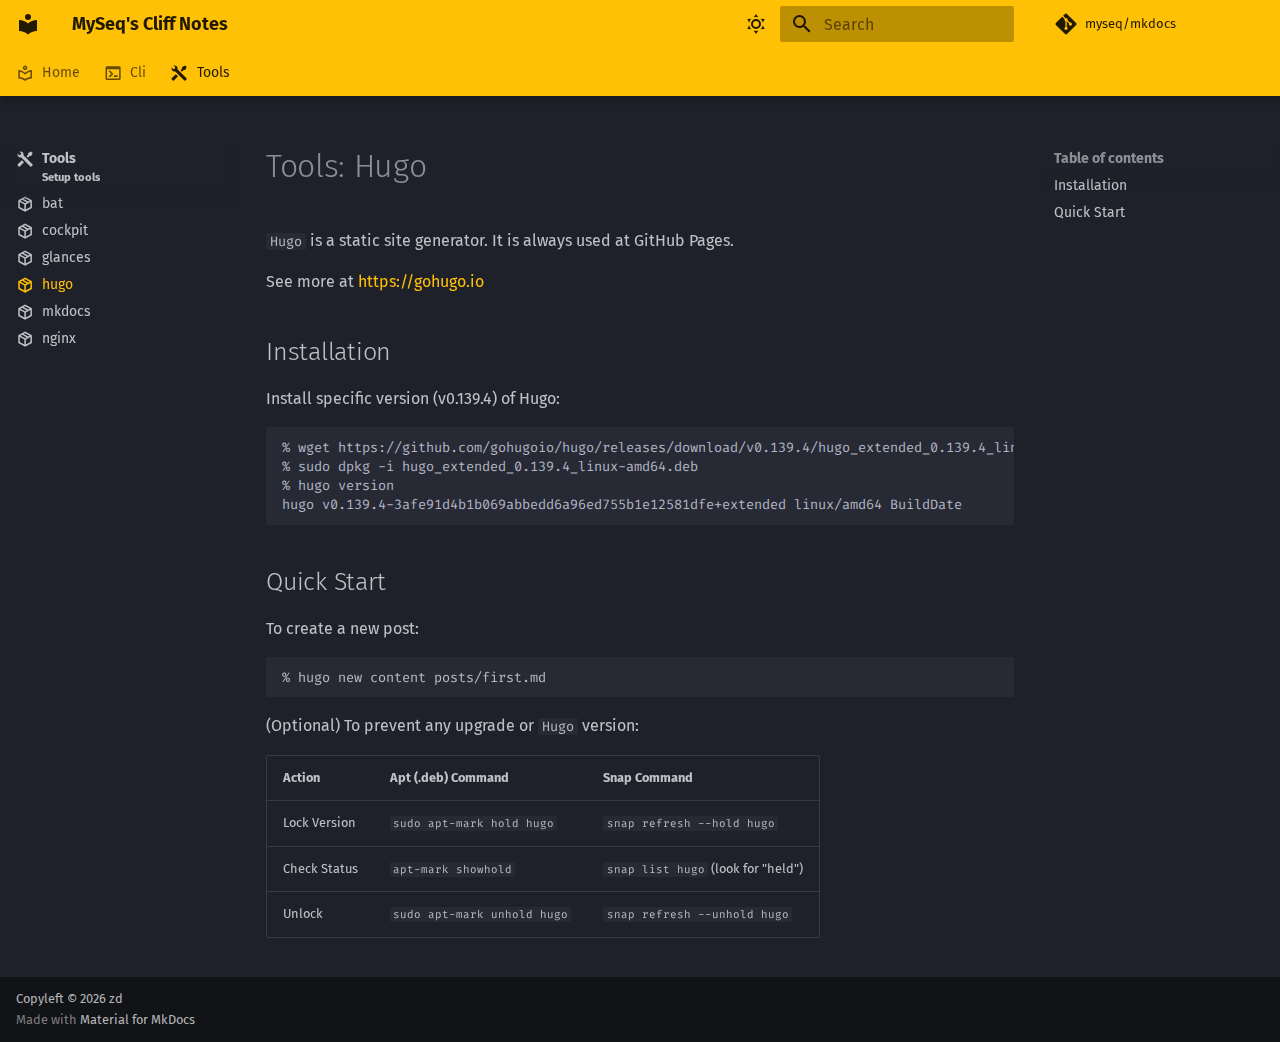
<file: tools/hugo/index.html>
<!doctype html>
<html lang="en" class="no-js">
  <head>
    
      <meta charset="utf-8">
      <meta name="viewport" content="width=device-width,initial-scale=1">
      
        <meta name="description" content="Cliff notes collected in MySeq">
      
      
        <meta name="author" content="xx">
      
      
        <link rel="canonical" href="https://myseq.github.io/mkdocs/tools/hugo/">
      
      
        <link rel="prev" href="../glances/">
      
      
        <link rel="next" href="../mkdocs/">
      
      
        
      
      
      <link rel="icon" href="../../assets/images/favicon.png">
      <meta name="generator" content="mkdocs-1.6.1, mkdocs-material-9.7.6">
    
    
      
        <title>hugo - MySeq's Cliff Notes</title>
      
    
    
      <link rel="stylesheet" href="../../assets/stylesheets/main.484c7ddc.min.css">
      
        
        <link rel="stylesheet" href="../../assets/stylesheets/palette.ab4e12ef.min.css">
      
      


    
    
      
    
    
      
        
        
        <link rel="preconnect" href="https://fonts.gstatic.com" crossorigin>
        <link rel="stylesheet" href="https://fonts.googleapis.com/css?family=Fira+Sans:300,300i,400,400i,700,700i%7CFira+Code:400,400i,700,700i&display=fallback">
        <style>:root{--md-text-font:"Fira Sans";--md-code-font:"Fira Code"}</style>
      
    
    
      <link rel="stylesheet" href="../../stylesheets/extra.css">
    
    <script>__md_scope=new URL("../..",location),__md_hash=e=>[...e].reduce(((e,_)=>(e<<5)-e+_.charCodeAt(0)),0),__md_get=(e,_=localStorage,t=__md_scope)=>JSON.parse(_.getItem(t.pathname+"."+e)),__md_set=(e,_,t=localStorage,a=__md_scope)=>{try{t.setItem(a.pathname+"."+e,JSON.stringify(_))}catch(e){}}</script>
    
      

    
    
  </head>
  
  
    
    
      
    
    
    
    
    <body dir="ltr" data-md-color-scheme="slate" data-md-color-primary="amber" data-md-color-accent="lime">
  
    
    <input class="md-toggle" data-md-toggle="drawer" type="checkbox" id="__drawer" autocomplete="off">
    <input class="md-toggle" data-md-toggle="search" type="checkbox" id="__search" autocomplete="off">
    <label class="md-overlay" for="__drawer"></label>
    <div data-md-component="skip">
      
        
        <a href="#tools-hugo" class="md-skip">
          Skip to content
        </a>
      
    </div>
    <div data-md-component="announce">
      
    </div>
    
    
      

  

<header class="md-header md-header--shadow md-header--lifted" data-md-component="header">
  <nav class="md-header__inner md-grid" aria-label="Header">
    <a href="../.." title="MySeq&#39;s Cliff Notes" class="md-header__button md-logo" aria-label="MySeq's Cliff Notes" data-md-component="logo">
      
  
  <svg xmlns="http://www.w3.org/2000/svg" viewBox="0 0 24 24"><path d="M12 8a3 3 0 0 0 3-3 3 3 0 0 0-3-3 3 3 0 0 0-3 3 3 3 0 0 0 3 3m0 3.54C9.64 9.35 6.5 8 3 8v11c3.5 0 6.64 1.35 9 3.54 2.36-2.19 5.5-3.54 9-3.54V8c-3.5 0-6.64 1.35-9 3.54"/></svg>

    </a>
    <label class="md-header__button md-icon" for="__drawer">
      
      <svg xmlns="http://www.w3.org/2000/svg" viewBox="0 0 24 24"><path d="M3 6h18v2H3zm0 5h18v2H3zm0 5h18v2H3z"/></svg>
    </label>
    <div class="md-header__title" data-md-component="header-title">
      <div class="md-header__ellipsis">
        <div class="md-header__topic">
          <span class="md-ellipsis">
            MySeq's Cliff Notes
          </span>
        </div>
        <div class="md-header__topic" data-md-component="header-topic">
          <span class="md-ellipsis">
            
              hugo
            
          </span>
        </div>
      </div>
    </div>
    
      
        <form class="md-header__option" data-md-component="palette">
  
    
    
    
    <input class="md-option" data-md-color-media="" data-md-color-scheme="slate" data-md-color-primary="amber" data-md-color-accent="lime"  aria-label="Switch to light mode"  type="radio" name="__palette" id="__palette_0">
    
      <label class="md-header__button md-icon" title="Switch to light mode" for="__palette_1" hidden>
        <svg xmlns="http://www.w3.org/2000/svg" viewBox="0 0 24 24"><path d="M12 7a5 5 0 0 1 5 5 5 5 0 0 1-5 5 5 5 0 0 1-5-5 5 5 0 0 1 5-5m0 2a3 3 0 0 0-3 3 3 3 0 0 0 3 3 3 3 0 0 0 3-3 3 3 0 0 0-3-3m0-7 2.39 3.42C13.65 5.15 12.84 5 12 5s-1.65.15-2.39.42zM3.34 7l4.16-.35A7.2 7.2 0 0 0 5.94 8.5c-.44.74-.69 1.5-.83 2.29zm.02 10 1.76-3.77a7.131 7.131 0 0 0 2.38 4.14zM20.65 7l-1.77 3.79a7.02 7.02 0 0 0-2.38-4.15zm-.01 10-4.14.36c.59-.51 1.12-1.14 1.54-1.86.42-.73.69-1.5.83-2.29zM12 22l-2.41-3.44c.74.27 1.55.44 2.41.44.82 0 1.63-.17 2.37-.44z"/></svg>
      </label>
    
  
    
    
    
    <input class="md-option" data-md-color-media="" data-md-color-scheme="light" data-md-color-primary="light-blue" data-md-color-accent="indigo"  aria-label="Switch to dark mode"  type="radio" name="__palette" id="__palette_1">
    
      <label class="md-header__button md-icon" title="Switch to dark mode" for="__palette_0" hidden>
        <svg xmlns="http://www.w3.org/2000/svg" viewBox="0 0 24 24"><path d="m17.75 4.09-2.53 1.94.91 3.06-2.63-1.81-2.63 1.81.91-3.06-2.53-1.94L12.44 4l1.06-3 1.06 3zm3.5 6.91-1.64 1.25.59 1.98-1.7-1.17-1.7 1.17.59-1.98L15.75 11l2.06-.05L18.5 9l.69 1.95zm-2.28 4.95c.83-.08 1.72 1.1 1.19 1.85-.32.45-.66.87-1.08 1.27C15.17 23 8.84 23 4.94 19.07c-3.91-3.9-3.91-10.24 0-14.14.4-.4.82-.76 1.27-1.08.75-.53 1.93.36 1.85 1.19-.27 2.86.69 5.83 2.89 8.02a9.96 9.96 0 0 0 8.02 2.89m-1.64 2.02a12.08 12.08 0 0 1-7.8-3.47c-2.17-2.19-3.33-5-3.49-7.82-2.81 3.14-2.7 7.96.31 10.98 3.02 3.01 7.84 3.12 10.98.31"/></svg>
      </label>
    
  
</form>
      
    
    
      <script>var palette=__md_get("__palette");if(palette&&palette.color){if("(prefers-color-scheme)"===palette.color.media){var media=matchMedia("(prefers-color-scheme: light)"),input=document.querySelector(media.matches?"[data-md-color-media='(prefers-color-scheme: light)']":"[data-md-color-media='(prefers-color-scheme: dark)']");palette.color.media=input.getAttribute("data-md-color-media"),palette.color.scheme=input.getAttribute("data-md-color-scheme"),palette.color.primary=input.getAttribute("data-md-color-primary"),palette.color.accent=input.getAttribute("data-md-color-accent")}for(var[key,value]of Object.entries(palette.color))document.body.setAttribute("data-md-color-"+key,value)}</script>
    
    
    
      
      
        <label class="md-header__button md-icon" for="__search">
          
          <svg xmlns="http://www.w3.org/2000/svg" viewBox="0 0 24 24"><path d="M9.5 3A6.5 6.5 0 0 1 16 9.5c0 1.61-.59 3.09-1.56 4.23l.27.27h.79l5 5-1.5 1.5-5-5v-.79l-.27-.27A6.52 6.52 0 0 1 9.5 16 6.5 6.5 0 0 1 3 9.5 6.5 6.5 0 0 1 9.5 3m0 2C7 5 5 7 5 9.5S7 14 9.5 14 14 12 14 9.5 12 5 9.5 5"/></svg>
        </label>
        <div class="md-search" data-md-component="search" role="dialog">
  <label class="md-search__overlay" for="__search"></label>
  <div class="md-search__inner" role="search">
    <form class="md-search__form" name="search">
      <input type="text" class="md-search__input" name="query" aria-label="Search" placeholder="Search" autocapitalize="off" autocorrect="off" autocomplete="off" spellcheck="false" data-md-component="search-query" required>
      <label class="md-search__icon md-icon" for="__search">
        
        <svg xmlns="http://www.w3.org/2000/svg" viewBox="0 0 24 24"><path d="M9.5 3A6.5 6.5 0 0 1 16 9.5c0 1.61-.59 3.09-1.56 4.23l.27.27h.79l5 5-1.5 1.5-5-5v-.79l-.27-.27A6.52 6.52 0 0 1 9.5 16 6.5 6.5 0 0 1 3 9.5 6.5 6.5 0 0 1 9.5 3m0 2C7 5 5 7 5 9.5S7 14 9.5 14 14 12 14 9.5 12 5 9.5 5"/></svg>
        
        <svg xmlns="http://www.w3.org/2000/svg" viewBox="0 0 24 24"><path d="M20 11v2H8l5.5 5.5-1.42 1.42L4.16 12l7.92-7.92L13.5 5.5 8 11z"/></svg>
      </label>
      <nav class="md-search__options" aria-label="Search">
        
        <button type="reset" class="md-search__icon md-icon" title="Clear" aria-label="Clear" tabindex="-1">
          
          <svg xmlns="http://www.w3.org/2000/svg" viewBox="0 0 24 24"><path d="M19 6.41 17.59 5 12 10.59 6.41 5 5 6.41 10.59 12 5 17.59 6.41 19 12 13.41 17.59 19 19 17.59 13.41 12z"/></svg>
        </button>
      </nav>
      
        <div class="md-search__suggest" data-md-component="search-suggest"></div>
      
    </form>
    <div class="md-search__output">
      <div class="md-search__scrollwrap" tabindex="0" data-md-scrollfix>
        <div class="md-search-result" data-md-component="search-result">
          <div class="md-search-result__meta">
            Initializing search
          </div>
          <ol class="md-search-result__list" role="presentation"></ol>
        </div>
      </div>
    </div>
  </div>
</div>
      
    
    
      <div class="md-header__source">
        <a href="https://github.com/myseq/mkdocs" title="Go to repository" class="md-source" data-md-component="source">
  <div class="md-source__icon md-icon">
    
    <svg xmlns="http://www.w3.org/2000/svg" viewBox="0 0 448 512"><!--! Font Awesome Free 7.1.0 by @fontawesome - https://fontawesome.com License - https://fontawesome.com/license/free (Icons: CC BY 4.0, Fonts: SIL OFL 1.1, Code: MIT License) Copyright 2025 Fonticons, Inc.--><path d="M439.6 236.1 244 40.5c-5.4-5.5-12.8-8.5-20.4-8.5s-15 3-20.4 8.4L162.5 81l51.5 51.5c27.1-9.1 52.7 16.8 43.4 43.7l49.7 49.7c34.2-11.8 61.2 31 35.5 56.7-26.5 26.5-70.2-2.9-56-37.3L240.3 199v121.9c25.3 12.5 22.3 41.8 9.1 55-6.4 6.4-15.2 10.1-24.3 10.1s-17.8-3.6-24.3-10.1c-17.6-17.6-11.1-46.9 11.2-56v-123c-20.8-8.5-24.6-30.7-18.6-45L142.6 101 8.5 235.1C3 240.6 0 247.9 0 255.5s3 15 8.5 20.4l195.6 195.7c5.4 5.4 12.7 8.4 20.4 8.4s15-3 20.4-8.4l194.7-194.7c5.4-5.4 8.4-12.8 8.4-20.4s-3-15-8.4-20.4"/></svg>
  </div>
  <div class="md-source__repository">
    myseq/mkdocs
  </div>
</a>
      </div>
    
  </nav>
  
    
      
<nav class="md-tabs" aria-label="Tabs" data-md-component="tabs">
  <div class="md-grid">
    <ul class="md-tabs__list">
      
        
  
  
  
  
    <li class="md-tabs__item">
      <a href="../.." class="md-tabs__link">
        
  
  
    
      <svg xmlns="http://www.w3.org/2000/svg" viewBox="0 0 24 24"><path d="M12 14.27 10.64 13A11.24 11.24 0 0 0 5 10.18v6.95c2.61.34 5 1.34 7 2.82 2-1.48 4.39-2.48 7-2.82v-6.95c-2.16.39-4.09 1.39-5.64 2.82M19 8.15c.65-.1 1.32-.15 2-.15v11c-3.5 0-6.64 1.35-9 3.54C9.64 20.35 6.5 19 3 19V8c.68 0 1.35.05 2 .15 2.69.41 5.1 1.63 7 3.39 1.9-1.76 4.31-2.98 7-3.39M12 6c.27 0 .5-.1.71-.29.19-.21.29-.44.29-.71s-.1-.5-.29-.71C12.5 4.11 12.27 4 12 4s-.5.11-.71.29c-.18.21-.29.45-.29.71s.11.5.29.71c.21.19.45.29.71.29m2.12 1.12a2.997 2.997 0 1 1-4.24-4.24 2.997 2.997 0 1 1 4.24 4.24"/></svg>
    
  
  Home

      </a>
    </li>
  

      
        
  
  
  
  
    
    
      <li class="md-tabs__item">
        <a href="../../cli/" class="md-tabs__link">
          
  
  
    
      <svg xmlns="http://www.w3.org/2000/svg" viewBox="0 0 24 24"><path d="M20 19V7H4v12zm0-16a2 2 0 0 1 2 2v14a2 2 0 0 1-2 2H4a2 2 0 0 1-2-2V5a2 2 0 0 1 2-2zm-7 14v-2h5v2zm-3.42-4L5.57 9H8.4l3.3 3.3c.39.39.39 1.03 0 1.42L8.42 17H5.59z"/></svg>
    
  
  Cli

        </a>
      </li>
    
  

      
        
  
  
  
    
  
  
    
    
      <li class="md-tabs__item md-tabs__item--active">
        <a href="../" class="md-tabs__link">
          
  
  
    
      <svg xmlns="http://www.w3.org/2000/svg" viewBox="0 0 24 24"><path d="m21.71 20.29-1.42 1.42a1 1 0 0 1-1.41 0L7 9.85A3.8 3.8 0 0 1 6 10a4 4 0 0 1-3.78-5.3l2.54 2.54.53-.53 1.42-1.42.53-.53L4.7 2.22A4 4 0 0 1 10 6a3.8 3.8 0 0 1-.15 1l11.86 11.88a1 1 0 0 1 0 1.41M2.29 18.88a1 1 0 0 0 0 1.41l1.42 1.42a1 1 0 0 0 1.41 0l5.47-5.46-2.83-2.83M20 2l-4 2v2l-2.17 2.17 2 2L18 8h2l2-4Z"/></svg>
    
  
  Tools

        </a>
      </li>
    
  

      
    </ul>
  </div>
</nav>
    
  
</header>
    
    <div class="md-container" data-md-component="container">
      
      
        
      
      <main class="md-main" data-md-component="main">
        <div class="md-main__inner md-grid">
          
            
              
              <div class="md-sidebar md-sidebar--primary" data-md-component="sidebar" data-md-type="navigation" >
                <div class="md-sidebar__scrollwrap">
                  <div class="md-sidebar__inner">
                    


  


<nav class="md-nav md-nav--primary md-nav--lifted" aria-label="Navigation" data-md-level="0">
  <label class="md-nav__title" for="__drawer">
    <a href="../.." title="MySeq&#39;s Cliff Notes" class="md-nav__button md-logo" aria-label="MySeq's Cliff Notes" data-md-component="logo">
      
  
  <svg xmlns="http://www.w3.org/2000/svg" viewBox="0 0 24 24"><path d="M12 8a3 3 0 0 0 3-3 3 3 0 0 0-3-3 3 3 0 0 0-3 3 3 3 0 0 0 3 3m0 3.54C9.64 9.35 6.5 8 3 8v11c3.5 0 6.64 1.35 9 3.54 2.36-2.19 5.5-3.54 9-3.54V8c-3.5 0-6.64 1.35-9 3.54"/></svg>

    </a>
    MySeq's Cliff Notes
  </label>
  
    <div class="md-nav__source">
      <a href="https://github.com/myseq/mkdocs" title="Go to repository" class="md-source" data-md-component="source">
  <div class="md-source__icon md-icon">
    
    <svg xmlns="http://www.w3.org/2000/svg" viewBox="0 0 448 512"><!--! Font Awesome Free 7.1.0 by @fontawesome - https://fontawesome.com License - https://fontawesome.com/license/free (Icons: CC BY 4.0, Fonts: SIL OFL 1.1, Code: MIT License) Copyright 2025 Fonticons, Inc.--><path d="M439.6 236.1 244 40.5c-5.4-5.5-12.8-8.5-20.4-8.5s-15 3-20.4 8.4L162.5 81l51.5 51.5c27.1-9.1 52.7 16.8 43.4 43.7l49.7 49.7c34.2-11.8 61.2 31 35.5 56.7-26.5 26.5-70.2-2.9-56-37.3L240.3 199v121.9c25.3 12.5 22.3 41.8 9.1 55-6.4 6.4-15.2 10.1-24.3 10.1s-17.8-3.6-24.3-10.1c-17.6-17.6-11.1-46.9 11.2-56v-123c-20.8-8.5-24.6-30.7-18.6-45L142.6 101 8.5 235.1C3 240.6 0 247.9 0 255.5s3 15 8.5 20.4l195.6 195.7c5.4 5.4 12.7 8.4 20.4 8.4s15-3 20.4-8.4l194.7-194.7c5.4-5.4 8.4-12.8 8.4-20.4s-3-15-8.4-20.4"/></svg>
  </div>
  <div class="md-source__repository">
    myseq/mkdocs
  </div>
</a>
    </div>
  
  <ul class="md-nav__list" data-md-scrollfix>
    
      
      
  
  
  
  
    <li class="md-nav__item">
      <a href="../.." class="md-nav__link">
        
  
  
    <svg xmlns="http://www.w3.org/2000/svg" viewBox="0 0 24 24"><path d="M12 14.27 10.64 13A11.24 11.24 0 0 0 5 10.18v6.95c2.61.34 5 1.34 7 2.82 2-1.48 4.39-2.48 7-2.82v-6.95c-2.16.39-4.09 1.39-5.64 2.82M19 8.15c.65-.1 1.32-.15 2-.15v11c-3.5 0-6.64 1.35-9 3.54C9.64 20.35 6.5 19 3 19V8c.68 0 1.35.05 2 .15 2.69.41 5.1 1.63 7 3.39 1.9-1.76 4.31-2.98 7-3.39M12 6c.27 0 .5-.1.71-.29.19-.21.29-.44.29-.71s-.1-.5-.29-.71C12.5 4.11 12.27 4 12 4s-.5.11-.71.29c-.18.21-.29.45-.29.71s.11.5.29.71c.21.19.45.29.71.29m2.12 1.12a2.997 2.997 0 1 1-4.24-4.24 2.997 2.997 0 1 1 4.24 4.24"/></svg>
  
  <span class="md-ellipsis">
    
  
    Home
  

    
      <br>
      <small>Powered by MkDocs</small>
    
  </span>
  
  

      </a>
    </li>
  

    
      
      
  
  
  
  
    
    
      
        
          
        
      
        
      
        
      
        
      
        
      
        
      
    
    
    
      
      
        
      
    
    
    <li class="md-nav__item md-nav__item--nested">
      
        
        
        <input class="md-nav__toggle md-toggle " type="checkbox" id="__nav_2" >
        
          
          <div class="md-nav__link md-nav__container">
            <a href="../../cli/" class="md-nav__link ">
              
  
  
    <svg xmlns="http://www.w3.org/2000/svg" viewBox="0 0 24 24"><path d="M20 19V7H4v12zm0-16a2 2 0 0 1 2 2v14a2 2 0 0 1-2 2H4a2 2 0 0 1-2-2V5a2 2 0 0 1 2-2zm-7 14v-2h5v2zm-3.42-4L5.57 9H8.4l3.3 3.3c.39.39.39 1.03 0 1.42L8.42 17H5.59z"/></svg>
  
  <span class="md-ellipsis">
    
  
    Cli
  

    
      <br>
      <small>Command Line</small>
    
  </span>
  
  

            </a>
            
              
              <label class="md-nav__link " for="__nav_2" id="__nav_2_label" tabindex="0">
                <span class="md-nav__icon md-icon"></span>
              </label>
            
          </div>
        
        <nav class="md-nav" data-md-level="1" aria-labelledby="__nav_2_label" aria-expanded="false">
          <label class="md-nav__title" for="__nav_2">
            <span class="md-nav__icon md-icon"></span>
            
  
    Cli
  

          </label>
          <ul class="md-nav__list" data-md-scrollfix>
            
              
            
              
                
  
  
  
  
    <li class="md-nav__item">
      <a href="../../cli/config/" class="md-nav__link">
        
  
  
    <svg xmlns="http://www.w3.org/2000/svg" viewBox="0 0 24 24"><path d="M13 19v-3h8v3zm-4.5-6L2.47 7h4.24l4.96 4.95c.58.59.58 1.55 0 2.12L6.74 19H2.5z"/></svg>
  
  <span class="md-ellipsis">
    
  
    Config
  

    
  </span>
  
  

      </a>
    </li>
  

              
            
              
                
  
  
  
  
    <li class="md-nav__item">
      <a href="../../cli/permissions/" class="md-nav__link">
        
  
  
    <svg xmlns="http://www.w3.org/2000/svg" viewBox="0 0 24 24"><path d="M13 19v-3h8v3zm-4.5-6L2.47 7h4.24l4.96 4.95c.58.59.58 1.55 0 2.12L6.74 19H2.5z"/></svg>
  
  <span class="md-ellipsis">
    
  
    Permission
  

    
  </span>
  
  

      </a>
    </li>
  

              
            
              
                
  
  
  
  
    <li class="md-nav__item">
      <a href="../../cli/shell/" class="md-nav__link">
        
  
  
    <svg xmlns="http://www.w3.org/2000/svg" viewBox="0 0 24 24"><path d="M13 19v-3h8v3zm-4.5-6L2.47 7h4.24l4.96 4.95c.58.59.58 1.55 0 2.12L6.74 19H2.5z"/></svg>
  
  <span class="md-ellipsis">
    
  
    Shell
  

    
  </span>
  
  

      </a>
    </li>
  

              
            
              
                
  
  
  
  
    <li class="md-nav__item">
      <a href="../../cli/ubuntu/" class="md-nav__link">
        
  
  
    <svg xmlns="http://www.w3.org/2000/svg" viewBox="0 0 24 24"><path d="M17.61.455a3.41 3.41 0 0 0-3.41 3.41 3.41 3.41 0 0 0 3.41 3.41 3.41 3.41 0 0 0 3.41-3.41 3.41 3.41 0 0 0-3.41-3.41M12.92.8C8.923.777 5.137 2.941 3.148 6.451a5 5 0 0 1 .26-.007 4.9 4.9 0 0 1 2.585.737A8.32 8.32 0 0 1 12.688 3.6 4.94 4.94 0 0 1 13.723.834 11 11 0 0 0 12.92.8m9.226 4.994a4.9 4.9 0 0 1-1.918 2.246 8.36 8.36 0 0 1-.273 8.303 4.9 4.9 0 0 1 1.632 2.54 11.16 11.16 0 0 0 .559-13.089M3.41 7.932A3.41 3.41 0 0 0 0 11.342a3.41 3.41 0 0 0 3.41 3.409 3.41 3.41 0 0 0 3.41-3.41 3.41 3.41 0 0 0-3.41-3.41zm2.027 7.866a4.9 4.9 0 0 1-2.915.358 11.1 11.1 0 0 0 7.991 6.698 11.2 11.2 0 0 0 2.422.249 4.88 4.88 0 0 1-.999-2.85 9 9 0 0 1-.836-.136 8.3 8.3 0 0 1-5.663-4.32zm11.405.928a3.41 3.41 0 0 0-3.41 3.41 3.41 3.41 0 0 0 3.41 3.41 3.41 3.41 0 0 0 3.41-3.41 3.41 3.41 0 0 0-3.41-3.41"/></svg>
  
  <span class="md-ellipsis">
    
  
    Ubuntu
  

    
  </span>
  
  

      </a>
    </li>
  

              
            
              
                
  
  
  
  
    <li class="md-nav__item">
      <a href="../../cli/user/" class="md-nav__link">
        
  
  
    <svg xmlns="http://www.w3.org/2000/svg" viewBox="0 0 24 24"><path d="M13 19v-3h8v3zm-4.5-6L2.47 7h4.24l4.96 4.95c.58.59.58 1.55 0 2.12L6.74 19H2.5z"/></svg>
  
  <span class="md-ellipsis">
    
  
    User
  

    
  </span>
  
  

      </a>
    </li>
  

              
            
          </ul>
        </nav>
      
    </li>
  

    
      
      
  
  
    
  
  
  
    
    
      
        
          
        
      
        
      
        
      
        
      
        
      
        
      
        
      
    
    
    
      
        
        
      
      
        
      
    
    
    <li class="md-nav__item md-nav__item--active md-nav__item--section md-nav__item--nested">
      
        
        
        <input class="md-nav__toggle md-toggle " type="checkbox" id="__nav_3" checked>
        
          
          <div class="md-nav__link md-nav__container">
            <a href="../" class="md-nav__link ">
              
  
  
    <svg xmlns="http://www.w3.org/2000/svg" viewBox="0 0 24 24"><path d="m21.71 20.29-1.42 1.42a1 1 0 0 1-1.41 0L7 9.85A3.8 3.8 0 0 1 6 10a4 4 0 0 1-3.78-5.3l2.54 2.54.53-.53 1.42-1.42.53-.53L4.7 2.22A4 4 0 0 1 10 6a3.8 3.8 0 0 1-.15 1l11.86 11.88a1 1 0 0 1 0 1.41M2.29 18.88a1 1 0 0 0 0 1.41l1.42 1.42a1 1 0 0 0 1.41 0l5.47-5.46-2.83-2.83M20 2l-4 2v2l-2.17 2.17 2 2L18 8h2l2-4Z"/></svg>
  
  <span class="md-ellipsis">
    
  
    Tools
  

    
      <br>
      <small>Setup tools</small>
    
  </span>
  
  

            </a>
            
              
              <label class="md-nav__link " for="__nav_3" id="__nav_3_label" tabindex="">
                <span class="md-nav__icon md-icon"></span>
              </label>
            
          </div>
        
        <nav class="md-nav" data-md-level="1" aria-labelledby="__nav_3_label" aria-expanded="true">
          <label class="md-nav__title" for="__nav_3">
            <span class="md-nav__icon md-icon"></span>
            
  
    Tools
  

          </label>
          <ul class="md-nav__list" data-md-scrollfix>
            
              
            
              
                
  
  
  
  
    <li class="md-nav__item">
      <a href="../bat/" class="md-nav__link">
        
  
  
    <svg xmlns="http://www.w3.org/2000/svg" viewBox="0 0 24 24"><path d="M21 16.5c0 .38-.21.71-.53.88l-7.9 4.44c-.16.12-.36.18-.57.18s-.41-.06-.57-.18l-7.9-4.44A.99.99 0 0 1 3 16.5v-9c0-.38.21-.71.53-.88l7.9-4.44c.16-.12.36-.18.57-.18s.41.06.57.18l7.9 4.44c.32.17.53.5.53.88zM12 4.15l-1.89 1.07L16 8.61l1.96-1.11zM6.04 7.5 12 10.85l1.96-1.1-5.88-3.4zM5 15.91l6 3.38v-6.71L5 9.21zm14 0v-6.7l-6 3.37v6.71z"/></svg>
  
  <span class="md-ellipsis">
    
  
    bat
  

    
  </span>
  
  

      </a>
    </li>
  

              
            
              
                
  
  
  
  
    <li class="md-nav__item">
      <a href="../cockpit/" class="md-nav__link">
        
  
  
    <svg xmlns="http://www.w3.org/2000/svg" viewBox="0 0 24 24"><path d="M21 16.5c0 .38-.21.71-.53.88l-7.9 4.44c-.16.12-.36.18-.57.18s-.41-.06-.57-.18l-7.9-4.44A.99.99 0 0 1 3 16.5v-9c0-.38.21-.71.53-.88l7.9-4.44c.16-.12.36-.18.57-.18s.41.06.57.18l7.9 4.44c.32.17.53.5.53.88zM12 4.15l-1.89 1.07L16 8.61l1.96-1.11zM6.04 7.5 12 10.85l1.96-1.1-5.88-3.4zM5 15.91l6 3.38v-6.71L5 9.21zm14 0v-6.7l-6 3.37v6.71z"/></svg>
  
  <span class="md-ellipsis">
    
  
    cockpit
  

    
  </span>
  
  

      </a>
    </li>
  

              
            
              
                
  
  
  
  
    <li class="md-nav__item">
      <a href="../glances/" class="md-nav__link">
        
  
  
    <svg xmlns="http://www.w3.org/2000/svg" viewBox="0 0 24 24"><path d="M21 16.5c0 .38-.21.71-.53.88l-7.9 4.44c-.16.12-.36.18-.57.18s-.41-.06-.57-.18l-7.9-4.44A.99.99 0 0 1 3 16.5v-9c0-.38.21-.71.53-.88l7.9-4.44c.16-.12.36-.18.57-.18s.41.06.57.18l7.9 4.44c.32.17.53.5.53.88zM12 4.15l-1.89 1.07L16 8.61l1.96-1.11zM6.04 7.5 12 10.85l1.96-1.1-5.88-3.4zM5 15.91l6 3.38v-6.71L5 9.21zm14 0v-6.7l-6 3.37v6.71z"/></svg>
  
  <span class="md-ellipsis">
    
  
    glances
  

    
  </span>
  
  

      </a>
    </li>
  

              
            
              
                
  
  
    
  
  
  
    <li class="md-nav__item md-nav__item--active">
      
      <input class="md-nav__toggle md-toggle" type="checkbox" id="__toc">
      
      
        
      
      
        <label class="md-nav__link md-nav__link--active" for="__toc">
          
  
  
    <svg xmlns="http://www.w3.org/2000/svg" viewBox="0 0 24 24"><path d="M21 16.5c0 .38-.21.71-.53.88l-7.9 4.44c-.16.12-.36.18-.57.18s-.41-.06-.57-.18l-7.9-4.44A.99.99 0 0 1 3 16.5v-9c0-.38.21-.71.53-.88l7.9-4.44c.16-.12.36-.18.57-.18s.41.06.57.18l7.9 4.44c.32.17.53.5.53.88zM12 4.15l-1.89 1.07L16 8.61l1.96-1.11zM6.04 7.5 12 10.85l1.96-1.1-5.88-3.4zM5 15.91l6 3.38v-6.71L5 9.21zm14 0v-6.7l-6 3.37v6.71z"/></svg>
  
  <span class="md-ellipsis">
    
  
    hugo
  

    
  </span>
  
  

          <span class="md-nav__icon md-icon"></span>
        </label>
      
      <a href="./" class="md-nav__link md-nav__link--active">
        
  
  
    <svg xmlns="http://www.w3.org/2000/svg" viewBox="0 0 24 24"><path d="M21 16.5c0 .38-.21.71-.53.88l-7.9 4.44c-.16.12-.36.18-.57.18s-.41-.06-.57-.18l-7.9-4.44A.99.99 0 0 1 3 16.5v-9c0-.38.21-.71.53-.88l7.9-4.44c.16-.12.36-.18.57-.18s.41.06.57.18l7.9 4.44c.32.17.53.5.53.88zM12 4.15l-1.89 1.07L16 8.61l1.96-1.11zM6.04 7.5 12 10.85l1.96-1.1-5.88-3.4zM5 15.91l6 3.38v-6.71L5 9.21zm14 0v-6.7l-6 3.37v6.71z"/></svg>
  
  <span class="md-ellipsis">
    
  
    hugo
  

    
  </span>
  
  

      </a>
      
        

<nav class="md-nav md-nav--secondary" aria-label="Table of contents">
  
  
  
    
  
  
    <label class="md-nav__title" for="__toc">
      <span class="md-nav__icon md-icon"></span>
      Table of contents
    </label>
    <ul class="md-nav__list" data-md-component="toc" data-md-scrollfix>
      
        <li class="md-nav__item">
  <a href="#installation" class="md-nav__link">
    <span class="md-ellipsis">
      
        Installation
      
    </span>
  </a>
  
</li>
      
        <li class="md-nav__item">
  <a href="#quick-start" class="md-nav__link">
    <span class="md-ellipsis">
      
        Quick Start
      
    </span>
  </a>
  
</li>
      
    </ul>
  
</nav>
      
    </li>
  

              
            
              
                
  
  
  
  
    <li class="md-nav__item">
      <a href="../mkdocs/" class="md-nav__link">
        
  
  
    <svg xmlns="http://www.w3.org/2000/svg" viewBox="0 0 24 24"><path d="M21 16.5c0 .38-.21.71-.53.88l-7.9 4.44c-.16.12-.36.18-.57.18s-.41-.06-.57-.18l-7.9-4.44A.99.99 0 0 1 3 16.5v-9c0-.38.21-.71.53-.88l7.9-4.44c.16-.12.36-.18.57-.18s.41.06.57.18l7.9 4.44c.32.17.53.5.53.88zM12 4.15l-1.89 1.07L16 8.61l1.96-1.11zM6.04 7.5 12 10.85l1.96-1.1-5.88-3.4zM5 15.91l6 3.38v-6.71L5 9.21zm14 0v-6.7l-6 3.37v6.71z"/></svg>
  
  <span class="md-ellipsis">
    
  
    mkdocs
  

    
  </span>
  
  

      </a>
    </li>
  

              
            
              
                
  
  
  
  
    <li class="md-nav__item">
      <a href="../nginx/" class="md-nav__link">
        
  
  
    <svg xmlns="http://www.w3.org/2000/svg" viewBox="0 0 24 24"><path d="M21 16.5c0 .38-.21.71-.53.88l-7.9 4.44c-.16.12-.36.18-.57.18s-.41-.06-.57-.18l-7.9-4.44A.99.99 0 0 1 3 16.5v-9c0-.38.21-.71.53-.88l7.9-4.44c.16-.12.36-.18.57-.18s.41.06.57.18l7.9 4.44c.32.17.53.5.53.88zM12 4.15l-1.89 1.07L16 8.61l1.96-1.11zM6.04 7.5 12 10.85l1.96-1.1-5.88-3.4zM5 15.91l6 3.38v-6.71L5 9.21zm14 0v-6.7l-6 3.37v6.71z"/></svg>
  
  <span class="md-ellipsis">
    
  
    nginx
  

    
  </span>
  
  

      </a>
    </li>
  

              
            
          </ul>
        </nav>
      
    </li>
  

    
  </ul>
</nav>
                  </div>
                </div>
              </div>
            
            
              
              <div class="md-sidebar md-sidebar--secondary" data-md-component="sidebar" data-md-type="toc" >
                <div class="md-sidebar__scrollwrap">
                  <div class="md-sidebar__inner">
                    

<nav class="md-nav md-nav--secondary" aria-label="Table of contents">
  
  
  
    
  
  
    <label class="md-nav__title" for="__toc">
      <span class="md-nav__icon md-icon"></span>
      Table of contents
    </label>
    <ul class="md-nav__list" data-md-component="toc" data-md-scrollfix>
      
        <li class="md-nav__item">
  <a href="#installation" class="md-nav__link">
    <span class="md-ellipsis">
      
        Installation
      
    </span>
  </a>
  
</li>
      
        <li class="md-nav__item">
  <a href="#quick-start" class="md-nav__link">
    <span class="md-ellipsis">
      
        Quick Start
      
    </span>
  </a>
  
</li>
      
    </ul>
  
</nav>
                  </div>
                </div>
              </div>
            
          
          
            <div class="md-content" data-md-component="content">
              
              <article class="md-content__inner md-typeset">
                
                  


  
  


<h1 id="tools-hugo">Tools: Hugo</h1>
<p><code>Hugo</code> is a static site generator.
It is always used at GitHub Pages.</p>
<p>See more at <a href="https://gohugo.io">https://gohugo.io</a></p>
<h2 id="installation">Installation</h2>
<p>Install specific version (v0.139.4) of Hugo:</p>
<pre><code class="language-console">% wget https://github.com/gohugoio/hugo/releases/download/v0.139.4/hugo_extended_0.139.4_linux-amd64.deb
% sudo dpkg -i hugo_extended_0.139.4_linux-amd64.deb
% hugo version
hugo v0.139.4-3afe91d4b1b069abbedd6a96ed755b1e12581dfe+extended linux/amd64 BuildDate
</code></pre>
<h2 id="quick-start">Quick Start</h2>
<p>To create a new post:</p>
<pre><code class="language-console">% hugo new content posts/first.md
</code></pre>
<p>(Optional) To prevent any upgrade or <code>Hugo</code> version:</p>
<table>
<thead>
<tr>
<th style="text-align: left;">Action</th>
<th style="text-align: left;">Apt (.deb) Command</th>
<th style="text-align: left;">Snap Command</th>
</tr>
</thead>
<tbody>
<tr>
<td style="text-align: left;">Lock Version</td>
<td style="text-align: left;"><code>sudo apt-mark hold hugo</code></td>
<td style="text-align: left;"><code>snap refresh --hold hugo</code></td>
</tr>
<tr>
<td style="text-align: left;">Check Status</td>
<td style="text-align: left;"><code>apt-mark showhold</code></td>
<td style="text-align: left;"><code>snap list hugo</code> (look for "held")</td>
</tr>
<tr>
<td style="text-align: left;">Unlock</td>
<td style="text-align: left;"><code>sudo apt-mark unhold hugo</code></td>
<td style="text-align: left;"><code>snap refresh --unhold hugo</code></td>
</tr>
</tbody>
</table>







  
  






                
              </article>
            </div>
          
          
<script>var target=document.getElementById(location.hash.slice(1));target&&target.name&&(target.checked=target.name.startsWith("__tabbed_"))</script>
        </div>
        
      </main>
      
        <footer class="md-footer">
  
  <div class="md-footer-meta md-typeset">
    <div class="md-footer-meta__inner md-grid">
      <div class="md-copyright">
  
    <div class="md-copyright__highlight">
      Copyleft &copy; 2026 zd
    </div>
  
  
    Made with
    <a href="https://squidfunk.github.io/mkdocs-material/" target="_blank" rel="noopener">
      Material for MkDocs
    </a>
  
</div>
      
    </div>
  </div>
</footer>
      
    </div>
    <div class="md-dialog" data-md-component="dialog">
      <div class="md-dialog__inner md-typeset"></div>
    </div>
    
    
    
      
      
      <script id="__config" type="application/json">{"annotate": null, "base": "../..", "features": ["search.suggest", "search.highlight", "navigation.tabs", "navigation.tabs.sticky", "navigation.sections", "navigation.tracking", "navigation.indexes"], "search": "../../assets/javascripts/workers/search.2c215733.min.js", "tags": null, "translations": {"clipboard.copied": "Copied to clipboard", "clipboard.copy": "Copy to clipboard", "search.result.more.one": "1 more on this page", "search.result.more.other": "# more on this page", "search.result.none": "No matching documents", "search.result.one": "1 matching document", "search.result.other": "# matching documents", "search.result.placeholder": "Type to start searching", "search.result.term.missing": "Missing", "select.version": "Select version"}, "version": null}</script>
    
    
      <script src="../../assets/javascripts/bundle.79ae519e.min.js"></script>
      
    
  </body>
</html>
</file>
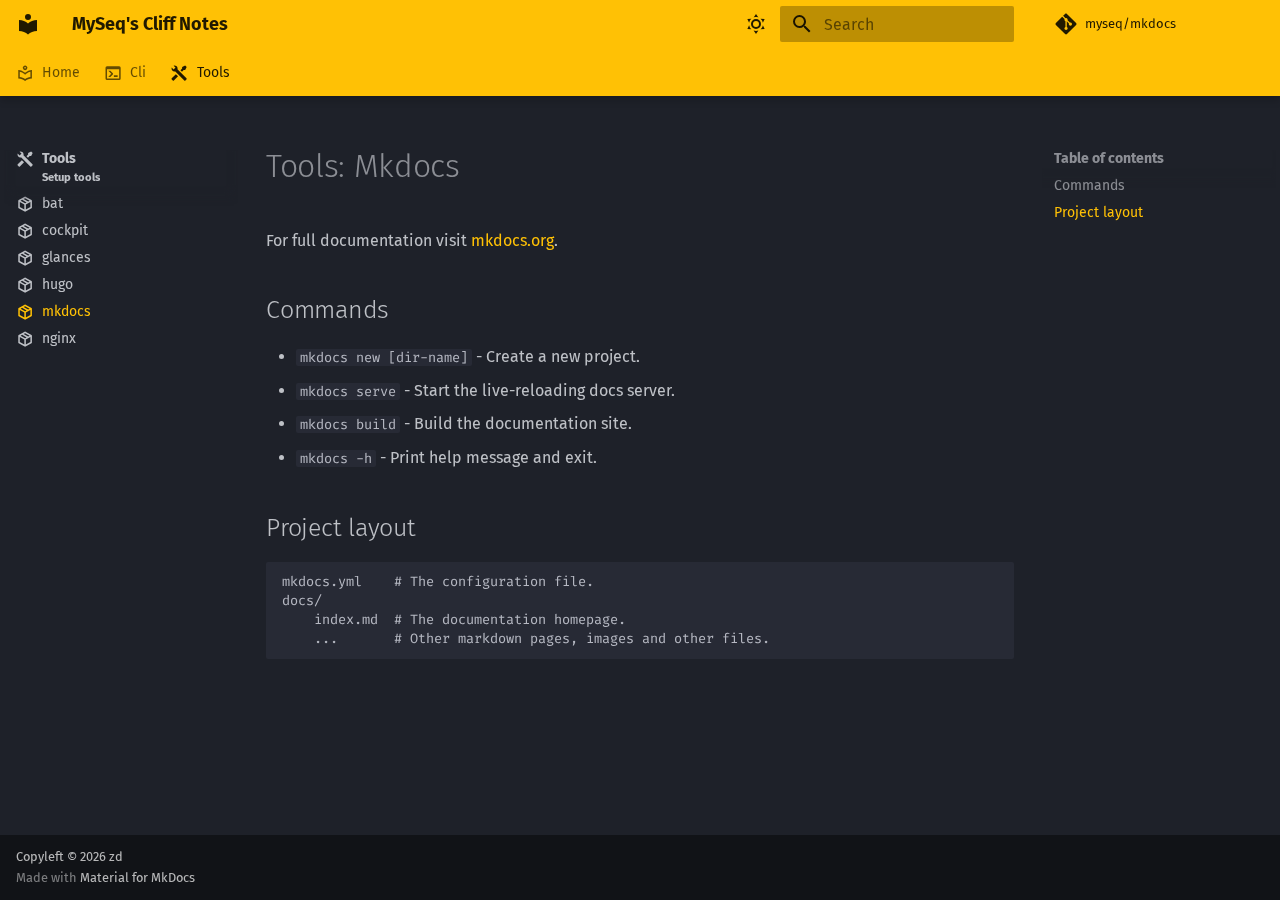
<file: tools/mkdocs/index.html>
<!doctype html>
<html lang="en" class="no-js">
  <head>
    
      <meta charset="utf-8">
      <meta name="viewport" content="width=device-width,initial-scale=1">
      
        <meta name="description" content="Cliff notes collected in MySeq">
      
      
        <meta name="author" content="xx">
      
      
        <link rel="canonical" href="https://myseq.github.io/mkdocs/tools/mkdocs/">
      
      
        <link rel="prev" href="../hugo/">
      
      
        <link rel="next" href="../nginx/">
      
      
        
      
      
      <link rel="icon" href="../../assets/images/favicon.png">
      <meta name="generator" content="mkdocs-1.6.1, mkdocs-material-9.7.6">
    
    
      
        <title>mkdocs - MySeq's Cliff Notes</title>
      
    
    
      <link rel="stylesheet" href="../../assets/stylesheets/main.484c7ddc.min.css">
      
        
        <link rel="stylesheet" href="../../assets/stylesheets/palette.ab4e12ef.min.css">
      
      


    
    
      
    
    
      
        
        
        <link rel="preconnect" href="https://fonts.gstatic.com" crossorigin>
        <link rel="stylesheet" href="https://fonts.googleapis.com/css?family=Fira+Sans:300,300i,400,400i,700,700i%7CFira+Code:400,400i,700,700i&display=fallback">
        <style>:root{--md-text-font:"Fira Sans";--md-code-font:"Fira Code"}</style>
      
    
    
      <link rel="stylesheet" href="../../stylesheets/extra.css">
    
    <script>__md_scope=new URL("../..",location),__md_hash=e=>[...e].reduce(((e,_)=>(e<<5)-e+_.charCodeAt(0)),0),__md_get=(e,_=localStorage,t=__md_scope)=>JSON.parse(_.getItem(t.pathname+"."+e)),__md_set=(e,_,t=localStorage,a=__md_scope)=>{try{t.setItem(a.pathname+"."+e,JSON.stringify(_))}catch(e){}}</script>
    
      

    
    
  </head>
  
  
    
    
      
    
    
    
    
    <body dir="ltr" data-md-color-scheme="slate" data-md-color-primary="amber" data-md-color-accent="lime">
  
    
    <input class="md-toggle" data-md-toggle="drawer" type="checkbox" id="__drawer" autocomplete="off">
    <input class="md-toggle" data-md-toggle="search" type="checkbox" id="__search" autocomplete="off">
    <label class="md-overlay" for="__drawer"></label>
    <div data-md-component="skip">
      
        
        <a href="#tools-mkdocs" class="md-skip">
          Skip to content
        </a>
      
    </div>
    <div data-md-component="announce">
      
    </div>
    
    
      

  

<header class="md-header md-header--shadow md-header--lifted" data-md-component="header">
  <nav class="md-header__inner md-grid" aria-label="Header">
    <a href="../.." title="MySeq&#39;s Cliff Notes" class="md-header__button md-logo" aria-label="MySeq's Cliff Notes" data-md-component="logo">
      
  
  <svg xmlns="http://www.w3.org/2000/svg" viewBox="0 0 24 24"><path d="M12 8a3 3 0 0 0 3-3 3 3 0 0 0-3-3 3 3 0 0 0-3 3 3 3 0 0 0 3 3m0 3.54C9.64 9.35 6.5 8 3 8v11c3.5 0 6.64 1.35 9 3.54 2.36-2.19 5.5-3.54 9-3.54V8c-3.5 0-6.64 1.35-9 3.54"/></svg>

    </a>
    <label class="md-header__button md-icon" for="__drawer">
      
      <svg xmlns="http://www.w3.org/2000/svg" viewBox="0 0 24 24"><path d="M3 6h18v2H3zm0 5h18v2H3zm0 5h18v2H3z"/></svg>
    </label>
    <div class="md-header__title" data-md-component="header-title">
      <div class="md-header__ellipsis">
        <div class="md-header__topic">
          <span class="md-ellipsis">
            MySeq's Cliff Notes
          </span>
        </div>
        <div class="md-header__topic" data-md-component="header-topic">
          <span class="md-ellipsis">
            
              mkdocs
            
          </span>
        </div>
      </div>
    </div>
    
      
        <form class="md-header__option" data-md-component="palette">
  
    
    
    
    <input class="md-option" data-md-color-media="" data-md-color-scheme="slate" data-md-color-primary="amber" data-md-color-accent="lime"  aria-label="Switch to light mode"  type="radio" name="__palette" id="__palette_0">
    
      <label class="md-header__button md-icon" title="Switch to light mode" for="__palette_1" hidden>
        <svg xmlns="http://www.w3.org/2000/svg" viewBox="0 0 24 24"><path d="M12 7a5 5 0 0 1 5 5 5 5 0 0 1-5 5 5 5 0 0 1-5-5 5 5 0 0 1 5-5m0 2a3 3 0 0 0-3 3 3 3 0 0 0 3 3 3 3 0 0 0 3-3 3 3 0 0 0-3-3m0-7 2.39 3.42C13.65 5.15 12.84 5 12 5s-1.65.15-2.39.42zM3.34 7l4.16-.35A7.2 7.2 0 0 0 5.94 8.5c-.44.74-.69 1.5-.83 2.29zm.02 10 1.76-3.77a7.131 7.131 0 0 0 2.38 4.14zM20.65 7l-1.77 3.79a7.02 7.02 0 0 0-2.38-4.15zm-.01 10-4.14.36c.59-.51 1.12-1.14 1.54-1.86.42-.73.69-1.5.83-2.29zM12 22l-2.41-3.44c.74.27 1.55.44 2.41.44.82 0 1.63-.17 2.37-.44z"/></svg>
      </label>
    
  
    
    
    
    <input class="md-option" data-md-color-media="" data-md-color-scheme="light" data-md-color-primary="light-blue" data-md-color-accent="indigo"  aria-label="Switch to dark mode"  type="radio" name="__palette" id="__palette_1">
    
      <label class="md-header__button md-icon" title="Switch to dark mode" for="__palette_0" hidden>
        <svg xmlns="http://www.w3.org/2000/svg" viewBox="0 0 24 24"><path d="m17.75 4.09-2.53 1.94.91 3.06-2.63-1.81-2.63 1.81.91-3.06-2.53-1.94L12.44 4l1.06-3 1.06 3zm3.5 6.91-1.64 1.25.59 1.98-1.7-1.17-1.7 1.17.59-1.98L15.75 11l2.06-.05L18.5 9l.69 1.95zm-2.28 4.95c.83-.08 1.72 1.1 1.19 1.85-.32.45-.66.87-1.08 1.27C15.17 23 8.84 23 4.94 19.07c-3.91-3.9-3.91-10.24 0-14.14.4-.4.82-.76 1.27-1.08.75-.53 1.93.36 1.85 1.19-.27 2.86.69 5.83 2.89 8.02a9.96 9.96 0 0 0 8.02 2.89m-1.64 2.02a12.08 12.08 0 0 1-7.8-3.47c-2.17-2.19-3.33-5-3.49-7.82-2.81 3.14-2.7 7.96.31 10.98 3.02 3.01 7.84 3.12 10.98.31"/></svg>
      </label>
    
  
</form>
      
    
    
      <script>var palette=__md_get("__palette");if(palette&&palette.color){if("(prefers-color-scheme)"===palette.color.media){var media=matchMedia("(prefers-color-scheme: light)"),input=document.querySelector(media.matches?"[data-md-color-media='(prefers-color-scheme: light)']":"[data-md-color-media='(prefers-color-scheme: dark)']");palette.color.media=input.getAttribute("data-md-color-media"),palette.color.scheme=input.getAttribute("data-md-color-scheme"),palette.color.primary=input.getAttribute("data-md-color-primary"),palette.color.accent=input.getAttribute("data-md-color-accent")}for(var[key,value]of Object.entries(palette.color))document.body.setAttribute("data-md-color-"+key,value)}</script>
    
    
    
      
      
        <label class="md-header__button md-icon" for="__search">
          
          <svg xmlns="http://www.w3.org/2000/svg" viewBox="0 0 24 24"><path d="M9.5 3A6.5 6.5 0 0 1 16 9.5c0 1.61-.59 3.09-1.56 4.23l.27.27h.79l5 5-1.5 1.5-5-5v-.79l-.27-.27A6.52 6.52 0 0 1 9.5 16 6.5 6.5 0 0 1 3 9.5 6.5 6.5 0 0 1 9.5 3m0 2C7 5 5 7 5 9.5S7 14 9.5 14 14 12 14 9.5 12 5 9.5 5"/></svg>
        </label>
        <div class="md-search" data-md-component="search" role="dialog">
  <label class="md-search__overlay" for="__search"></label>
  <div class="md-search__inner" role="search">
    <form class="md-search__form" name="search">
      <input type="text" class="md-search__input" name="query" aria-label="Search" placeholder="Search" autocapitalize="off" autocorrect="off" autocomplete="off" spellcheck="false" data-md-component="search-query" required>
      <label class="md-search__icon md-icon" for="__search">
        
        <svg xmlns="http://www.w3.org/2000/svg" viewBox="0 0 24 24"><path d="M9.5 3A6.5 6.5 0 0 1 16 9.5c0 1.61-.59 3.09-1.56 4.23l.27.27h.79l5 5-1.5 1.5-5-5v-.79l-.27-.27A6.52 6.52 0 0 1 9.5 16 6.5 6.5 0 0 1 3 9.5 6.5 6.5 0 0 1 9.5 3m0 2C7 5 5 7 5 9.5S7 14 9.5 14 14 12 14 9.5 12 5 9.5 5"/></svg>
        
        <svg xmlns="http://www.w3.org/2000/svg" viewBox="0 0 24 24"><path d="M20 11v2H8l5.5 5.5-1.42 1.42L4.16 12l7.92-7.92L13.5 5.5 8 11z"/></svg>
      </label>
      <nav class="md-search__options" aria-label="Search">
        
        <button type="reset" class="md-search__icon md-icon" title="Clear" aria-label="Clear" tabindex="-1">
          
          <svg xmlns="http://www.w3.org/2000/svg" viewBox="0 0 24 24"><path d="M19 6.41 17.59 5 12 10.59 6.41 5 5 6.41 10.59 12 5 17.59 6.41 19 12 13.41 17.59 19 19 17.59 13.41 12z"/></svg>
        </button>
      </nav>
      
        <div class="md-search__suggest" data-md-component="search-suggest"></div>
      
    </form>
    <div class="md-search__output">
      <div class="md-search__scrollwrap" tabindex="0" data-md-scrollfix>
        <div class="md-search-result" data-md-component="search-result">
          <div class="md-search-result__meta">
            Initializing search
          </div>
          <ol class="md-search-result__list" role="presentation"></ol>
        </div>
      </div>
    </div>
  </div>
</div>
      
    
    
      <div class="md-header__source">
        <a href="https://github.com/myseq/mkdocs" title="Go to repository" class="md-source" data-md-component="source">
  <div class="md-source__icon md-icon">
    
    <svg xmlns="http://www.w3.org/2000/svg" viewBox="0 0 448 512"><!--! Font Awesome Free 7.1.0 by @fontawesome - https://fontawesome.com License - https://fontawesome.com/license/free (Icons: CC BY 4.0, Fonts: SIL OFL 1.1, Code: MIT License) Copyright 2025 Fonticons, Inc.--><path d="M439.6 236.1 244 40.5c-5.4-5.5-12.8-8.5-20.4-8.5s-15 3-20.4 8.4L162.5 81l51.5 51.5c27.1-9.1 52.7 16.8 43.4 43.7l49.7 49.7c34.2-11.8 61.2 31 35.5 56.7-26.5 26.5-70.2-2.9-56-37.3L240.3 199v121.9c25.3 12.5 22.3 41.8 9.1 55-6.4 6.4-15.2 10.1-24.3 10.1s-17.8-3.6-24.3-10.1c-17.6-17.6-11.1-46.9 11.2-56v-123c-20.8-8.5-24.6-30.7-18.6-45L142.6 101 8.5 235.1C3 240.6 0 247.9 0 255.5s3 15 8.5 20.4l195.6 195.7c5.4 5.4 12.7 8.4 20.4 8.4s15-3 20.4-8.4l194.7-194.7c5.4-5.4 8.4-12.8 8.4-20.4s-3-15-8.4-20.4"/></svg>
  </div>
  <div class="md-source__repository">
    myseq/mkdocs
  </div>
</a>
      </div>
    
  </nav>
  
    
      
<nav class="md-tabs" aria-label="Tabs" data-md-component="tabs">
  <div class="md-grid">
    <ul class="md-tabs__list">
      
        
  
  
  
  
    <li class="md-tabs__item">
      <a href="../.." class="md-tabs__link">
        
  
  
    
      <svg xmlns="http://www.w3.org/2000/svg" viewBox="0 0 24 24"><path d="M12 14.27 10.64 13A11.24 11.24 0 0 0 5 10.18v6.95c2.61.34 5 1.34 7 2.82 2-1.48 4.39-2.48 7-2.82v-6.95c-2.16.39-4.09 1.39-5.64 2.82M19 8.15c.65-.1 1.32-.15 2-.15v11c-3.5 0-6.64 1.35-9 3.54C9.64 20.35 6.5 19 3 19V8c.68 0 1.35.05 2 .15 2.69.41 5.1 1.63 7 3.39 1.9-1.76 4.31-2.98 7-3.39M12 6c.27 0 .5-.1.71-.29.19-.21.29-.44.29-.71s-.1-.5-.29-.71C12.5 4.11 12.27 4 12 4s-.5.11-.71.29c-.18.21-.29.45-.29.71s.11.5.29.71c.21.19.45.29.71.29m2.12 1.12a2.997 2.997 0 1 1-4.24-4.24 2.997 2.997 0 1 1 4.24 4.24"/></svg>
    
  
  Home

      </a>
    </li>
  

      
        
  
  
  
  
    
    
      <li class="md-tabs__item">
        <a href="../../cli/" class="md-tabs__link">
          
  
  
    
      <svg xmlns="http://www.w3.org/2000/svg" viewBox="0 0 24 24"><path d="M20 19V7H4v12zm0-16a2 2 0 0 1 2 2v14a2 2 0 0 1-2 2H4a2 2 0 0 1-2-2V5a2 2 0 0 1 2-2zm-7 14v-2h5v2zm-3.42-4L5.57 9H8.4l3.3 3.3c.39.39.39 1.03 0 1.42L8.42 17H5.59z"/></svg>
    
  
  Cli

        </a>
      </li>
    
  

      
        
  
  
  
    
  
  
    
    
      <li class="md-tabs__item md-tabs__item--active">
        <a href="../" class="md-tabs__link">
          
  
  
    
      <svg xmlns="http://www.w3.org/2000/svg" viewBox="0 0 24 24"><path d="m21.71 20.29-1.42 1.42a1 1 0 0 1-1.41 0L7 9.85A3.8 3.8 0 0 1 6 10a4 4 0 0 1-3.78-5.3l2.54 2.54.53-.53 1.42-1.42.53-.53L4.7 2.22A4 4 0 0 1 10 6a3.8 3.8 0 0 1-.15 1l11.86 11.88a1 1 0 0 1 0 1.41M2.29 18.88a1 1 0 0 0 0 1.41l1.42 1.42a1 1 0 0 0 1.41 0l5.47-5.46-2.83-2.83M20 2l-4 2v2l-2.17 2.17 2 2L18 8h2l2-4Z"/></svg>
    
  
  Tools

        </a>
      </li>
    
  

      
    </ul>
  </div>
</nav>
    
  
</header>
    
    <div class="md-container" data-md-component="container">
      
      
        
      
      <main class="md-main" data-md-component="main">
        <div class="md-main__inner md-grid">
          
            
              
              <div class="md-sidebar md-sidebar--primary" data-md-component="sidebar" data-md-type="navigation" >
                <div class="md-sidebar__scrollwrap">
                  <div class="md-sidebar__inner">
                    


  


<nav class="md-nav md-nav--primary md-nav--lifted" aria-label="Navigation" data-md-level="0">
  <label class="md-nav__title" for="__drawer">
    <a href="../.." title="MySeq&#39;s Cliff Notes" class="md-nav__button md-logo" aria-label="MySeq's Cliff Notes" data-md-component="logo">
      
  
  <svg xmlns="http://www.w3.org/2000/svg" viewBox="0 0 24 24"><path d="M12 8a3 3 0 0 0 3-3 3 3 0 0 0-3-3 3 3 0 0 0-3 3 3 3 0 0 0 3 3m0 3.54C9.64 9.35 6.5 8 3 8v11c3.5 0 6.64 1.35 9 3.54 2.36-2.19 5.5-3.54 9-3.54V8c-3.5 0-6.64 1.35-9 3.54"/></svg>

    </a>
    MySeq's Cliff Notes
  </label>
  
    <div class="md-nav__source">
      <a href="https://github.com/myseq/mkdocs" title="Go to repository" class="md-source" data-md-component="source">
  <div class="md-source__icon md-icon">
    
    <svg xmlns="http://www.w3.org/2000/svg" viewBox="0 0 448 512"><!--! Font Awesome Free 7.1.0 by @fontawesome - https://fontawesome.com License - https://fontawesome.com/license/free (Icons: CC BY 4.0, Fonts: SIL OFL 1.1, Code: MIT License) Copyright 2025 Fonticons, Inc.--><path d="M439.6 236.1 244 40.5c-5.4-5.5-12.8-8.5-20.4-8.5s-15 3-20.4 8.4L162.5 81l51.5 51.5c27.1-9.1 52.7 16.8 43.4 43.7l49.7 49.7c34.2-11.8 61.2 31 35.5 56.7-26.5 26.5-70.2-2.9-56-37.3L240.3 199v121.9c25.3 12.5 22.3 41.8 9.1 55-6.4 6.4-15.2 10.1-24.3 10.1s-17.8-3.6-24.3-10.1c-17.6-17.6-11.1-46.9 11.2-56v-123c-20.8-8.5-24.6-30.7-18.6-45L142.6 101 8.5 235.1C3 240.6 0 247.9 0 255.5s3 15 8.5 20.4l195.6 195.7c5.4 5.4 12.7 8.4 20.4 8.4s15-3 20.4-8.4l194.7-194.7c5.4-5.4 8.4-12.8 8.4-20.4s-3-15-8.4-20.4"/></svg>
  </div>
  <div class="md-source__repository">
    myseq/mkdocs
  </div>
</a>
    </div>
  
  <ul class="md-nav__list" data-md-scrollfix>
    
      
      
  
  
  
  
    <li class="md-nav__item">
      <a href="../.." class="md-nav__link">
        
  
  
    <svg xmlns="http://www.w3.org/2000/svg" viewBox="0 0 24 24"><path d="M12 14.27 10.64 13A11.24 11.24 0 0 0 5 10.18v6.95c2.61.34 5 1.34 7 2.82 2-1.48 4.39-2.48 7-2.82v-6.95c-2.16.39-4.09 1.39-5.64 2.82M19 8.15c.65-.1 1.32-.15 2-.15v11c-3.5 0-6.64 1.35-9 3.54C9.64 20.35 6.5 19 3 19V8c.68 0 1.35.05 2 .15 2.69.41 5.1 1.63 7 3.39 1.9-1.76 4.31-2.98 7-3.39M12 6c.27 0 .5-.1.71-.29.19-.21.29-.44.29-.71s-.1-.5-.29-.71C12.5 4.11 12.27 4 12 4s-.5.11-.71.29c-.18.21-.29.45-.29.71s.11.5.29.71c.21.19.45.29.71.29m2.12 1.12a2.997 2.997 0 1 1-4.24-4.24 2.997 2.997 0 1 1 4.24 4.24"/></svg>
  
  <span class="md-ellipsis">
    
  
    Home
  

    
      <br>
      <small>Powered by MkDocs</small>
    
  </span>
  
  

      </a>
    </li>
  

    
      
      
  
  
  
  
    
    
      
        
          
        
      
        
      
        
      
        
      
        
      
        
      
    
    
    
      
      
        
      
    
    
    <li class="md-nav__item md-nav__item--nested">
      
        
        
        <input class="md-nav__toggle md-toggle " type="checkbox" id="__nav_2" >
        
          
          <div class="md-nav__link md-nav__container">
            <a href="../../cli/" class="md-nav__link ">
              
  
  
    <svg xmlns="http://www.w3.org/2000/svg" viewBox="0 0 24 24"><path d="M20 19V7H4v12zm0-16a2 2 0 0 1 2 2v14a2 2 0 0 1-2 2H4a2 2 0 0 1-2-2V5a2 2 0 0 1 2-2zm-7 14v-2h5v2zm-3.42-4L5.57 9H8.4l3.3 3.3c.39.39.39 1.03 0 1.42L8.42 17H5.59z"/></svg>
  
  <span class="md-ellipsis">
    
  
    Cli
  

    
      <br>
      <small>Command Line</small>
    
  </span>
  
  

            </a>
            
              
              <label class="md-nav__link " for="__nav_2" id="__nav_2_label" tabindex="0">
                <span class="md-nav__icon md-icon"></span>
              </label>
            
          </div>
        
        <nav class="md-nav" data-md-level="1" aria-labelledby="__nav_2_label" aria-expanded="false">
          <label class="md-nav__title" for="__nav_2">
            <span class="md-nav__icon md-icon"></span>
            
  
    Cli
  

          </label>
          <ul class="md-nav__list" data-md-scrollfix>
            
              
            
              
                
  
  
  
  
    <li class="md-nav__item">
      <a href="../../cli/config/" class="md-nav__link">
        
  
  
    <svg xmlns="http://www.w3.org/2000/svg" viewBox="0 0 24 24"><path d="M13 19v-3h8v3zm-4.5-6L2.47 7h4.24l4.96 4.95c.58.59.58 1.55 0 2.12L6.74 19H2.5z"/></svg>
  
  <span class="md-ellipsis">
    
  
    Config
  

    
  </span>
  
  

      </a>
    </li>
  

              
            
              
                
  
  
  
  
    <li class="md-nav__item">
      <a href="../../cli/permissions/" class="md-nav__link">
        
  
  
    <svg xmlns="http://www.w3.org/2000/svg" viewBox="0 0 24 24"><path d="M13 19v-3h8v3zm-4.5-6L2.47 7h4.24l4.96 4.95c.58.59.58 1.55 0 2.12L6.74 19H2.5z"/></svg>
  
  <span class="md-ellipsis">
    
  
    Permission
  

    
  </span>
  
  

      </a>
    </li>
  

              
            
              
                
  
  
  
  
    <li class="md-nav__item">
      <a href="../../cli/shell/" class="md-nav__link">
        
  
  
    <svg xmlns="http://www.w3.org/2000/svg" viewBox="0 0 24 24"><path d="M13 19v-3h8v3zm-4.5-6L2.47 7h4.24l4.96 4.95c.58.59.58 1.55 0 2.12L6.74 19H2.5z"/></svg>
  
  <span class="md-ellipsis">
    
  
    Shell
  

    
  </span>
  
  

      </a>
    </li>
  

              
            
              
                
  
  
  
  
    <li class="md-nav__item">
      <a href="../../cli/ubuntu/" class="md-nav__link">
        
  
  
    <svg xmlns="http://www.w3.org/2000/svg" viewBox="0 0 24 24"><path d="M17.61.455a3.41 3.41 0 0 0-3.41 3.41 3.41 3.41 0 0 0 3.41 3.41 3.41 3.41 0 0 0 3.41-3.41 3.41 3.41 0 0 0-3.41-3.41M12.92.8C8.923.777 5.137 2.941 3.148 6.451a5 5 0 0 1 .26-.007 4.9 4.9 0 0 1 2.585.737A8.32 8.32 0 0 1 12.688 3.6 4.94 4.94 0 0 1 13.723.834 11 11 0 0 0 12.92.8m9.226 4.994a4.9 4.9 0 0 1-1.918 2.246 8.36 8.36 0 0 1-.273 8.303 4.9 4.9 0 0 1 1.632 2.54 11.16 11.16 0 0 0 .559-13.089M3.41 7.932A3.41 3.41 0 0 0 0 11.342a3.41 3.41 0 0 0 3.41 3.409 3.41 3.41 0 0 0 3.41-3.41 3.41 3.41 0 0 0-3.41-3.41zm2.027 7.866a4.9 4.9 0 0 1-2.915.358 11.1 11.1 0 0 0 7.991 6.698 11.2 11.2 0 0 0 2.422.249 4.88 4.88 0 0 1-.999-2.85 9 9 0 0 1-.836-.136 8.3 8.3 0 0 1-5.663-4.32zm11.405.928a3.41 3.41 0 0 0-3.41 3.41 3.41 3.41 0 0 0 3.41 3.41 3.41 3.41 0 0 0 3.41-3.41 3.41 3.41 0 0 0-3.41-3.41"/></svg>
  
  <span class="md-ellipsis">
    
  
    Ubuntu
  

    
  </span>
  
  

      </a>
    </li>
  

              
            
              
                
  
  
  
  
    <li class="md-nav__item">
      <a href="../../cli/user/" class="md-nav__link">
        
  
  
    <svg xmlns="http://www.w3.org/2000/svg" viewBox="0 0 24 24"><path d="M13 19v-3h8v3zm-4.5-6L2.47 7h4.24l4.96 4.95c.58.59.58 1.55 0 2.12L6.74 19H2.5z"/></svg>
  
  <span class="md-ellipsis">
    
  
    User
  

    
  </span>
  
  

      </a>
    </li>
  

              
            
          </ul>
        </nav>
      
    </li>
  

    
      
      
  
  
    
  
  
  
    
    
      
        
          
        
      
        
      
        
      
        
      
        
      
        
      
        
      
    
    
    
      
        
        
      
      
        
      
    
    
    <li class="md-nav__item md-nav__item--active md-nav__item--section md-nav__item--nested">
      
        
        
        <input class="md-nav__toggle md-toggle " type="checkbox" id="__nav_3" checked>
        
          
          <div class="md-nav__link md-nav__container">
            <a href="../" class="md-nav__link ">
              
  
  
    <svg xmlns="http://www.w3.org/2000/svg" viewBox="0 0 24 24"><path d="m21.71 20.29-1.42 1.42a1 1 0 0 1-1.41 0L7 9.85A3.8 3.8 0 0 1 6 10a4 4 0 0 1-3.78-5.3l2.54 2.54.53-.53 1.42-1.42.53-.53L4.7 2.22A4 4 0 0 1 10 6a3.8 3.8 0 0 1-.15 1l11.86 11.88a1 1 0 0 1 0 1.41M2.29 18.88a1 1 0 0 0 0 1.41l1.42 1.42a1 1 0 0 0 1.41 0l5.47-5.46-2.83-2.83M20 2l-4 2v2l-2.17 2.17 2 2L18 8h2l2-4Z"/></svg>
  
  <span class="md-ellipsis">
    
  
    Tools
  

    
      <br>
      <small>Setup tools</small>
    
  </span>
  
  

            </a>
            
              
              <label class="md-nav__link " for="__nav_3" id="__nav_3_label" tabindex="">
                <span class="md-nav__icon md-icon"></span>
              </label>
            
          </div>
        
        <nav class="md-nav" data-md-level="1" aria-labelledby="__nav_3_label" aria-expanded="true">
          <label class="md-nav__title" for="__nav_3">
            <span class="md-nav__icon md-icon"></span>
            
  
    Tools
  

          </label>
          <ul class="md-nav__list" data-md-scrollfix>
            
              
            
              
                
  
  
  
  
    <li class="md-nav__item">
      <a href="../bat/" class="md-nav__link">
        
  
  
    <svg xmlns="http://www.w3.org/2000/svg" viewBox="0 0 24 24"><path d="M21 16.5c0 .38-.21.71-.53.88l-7.9 4.44c-.16.12-.36.18-.57.18s-.41-.06-.57-.18l-7.9-4.44A.99.99 0 0 1 3 16.5v-9c0-.38.21-.71.53-.88l7.9-4.44c.16-.12.36-.18.57-.18s.41.06.57.18l7.9 4.44c.32.17.53.5.53.88zM12 4.15l-1.89 1.07L16 8.61l1.96-1.11zM6.04 7.5 12 10.85l1.96-1.1-5.88-3.4zM5 15.91l6 3.38v-6.71L5 9.21zm14 0v-6.7l-6 3.37v6.71z"/></svg>
  
  <span class="md-ellipsis">
    
  
    bat
  

    
  </span>
  
  

      </a>
    </li>
  

              
            
              
                
  
  
  
  
    <li class="md-nav__item">
      <a href="../cockpit/" class="md-nav__link">
        
  
  
    <svg xmlns="http://www.w3.org/2000/svg" viewBox="0 0 24 24"><path d="M21 16.5c0 .38-.21.71-.53.88l-7.9 4.44c-.16.12-.36.18-.57.18s-.41-.06-.57-.18l-7.9-4.44A.99.99 0 0 1 3 16.5v-9c0-.38.21-.71.53-.88l7.9-4.44c.16-.12.36-.18.57-.18s.41.06.57.18l7.9 4.44c.32.17.53.5.53.88zM12 4.15l-1.89 1.07L16 8.61l1.96-1.11zM6.04 7.5 12 10.85l1.96-1.1-5.88-3.4zM5 15.91l6 3.38v-6.71L5 9.21zm14 0v-6.7l-6 3.37v6.71z"/></svg>
  
  <span class="md-ellipsis">
    
  
    cockpit
  

    
  </span>
  
  

      </a>
    </li>
  

              
            
              
                
  
  
  
  
    <li class="md-nav__item">
      <a href="../glances/" class="md-nav__link">
        
  
  
    <svg xmlns="http://www.w3.org/2000/svg" viewBox="0 0 24 24"><path d="M21 16.5c0 .38-.21.71-.53.88l-7.9 4.44c-.16.12-.36.18-.57.18s-.41-.06-.57-.18l-7.9-4.44A.99.99 0 0 1 3 16.5v-9c0-.38.21-.71.53-.88l7.9-4.44c.16-.12.36-.18.57-.18s.41.06.57.18l7.9 4.44c.32.17.53.5.53.88zM12 4.15l-1.89 1.07L16 8.61l1.96-1.11zM6.04 7.5 12 10.85l1.96-1.1-5.88-3.4zM5 15.91l6 3.38v-6.71L5 9.21zm14 0v-6.7l-6 3.37v6.71z"/></svg>
  
  <span class="md-ellipsis">
    
  
    glances
  

    
  </span>
  
  

      </a>
    </li>
  

              
            
              
                
  
  
  
  
    <li class="md-nav__item">
      <a href="../hugo/" class="md-nav__link">
        
  
  
    <svg xmlns="http://www.w3.org/2000/svg" viewBox="0 0 24 24"><path d="M21 16.5c0 .38-.21.71-.53.88l-7.9 4.44c-.16.12-.36.18-.57.18s-.41-.06-.57-.18l-7.9-4.44A.99.99 0 0 1 3 16.5v-9c0-.38.21-.71.53-.88l7.9-4.44c.16-.12.36-.18.57-.18s.41.06.57.18l7.9 4.44c.32.17.53.5.53.88zM12 4.15l-1.89 1.07L16 8.61l1.96-1.11zM6.04 7.5 12 10.85l1.96-1.1-5.88-3.4zM5 15.91l6 3.38v-6.71L5 9.21zm14 0v-6.7l-6 3.37v6.71z"/></svg>
  
  <span class="md-ellipsis">
    
  
    hugo
  

    
  </span>
  
  

      </a>
    </li>
  

              
            
              
                
  
  
    
  
  
  
    <li class="md-nav__item md-nav__item--active">
      
      <input class="md-nav__toggle md-toggle" type="checkbox" id="__toc">
      
      
        
      
      
        <label class="md-nav__link md-nav__link--active" for="__toc">
          
  
  
    <svg xmlns="http://www.w3.org/2000/svg" viewBox="0 0 24 24"><path d="M21 16.5c0 .38-.21.71-.53.88l-7.9 4.44c-.16.12-.36.18-.57.18s-.41-.06-.57-.18l-7.9-4.44A.99.99 0 0 1 3 16.5v-9c0-.38.21-.71.53-.88l7.9-4.44c.16-.12.36-.18.57-.18s.41.06.57.18l7.9 4.44c.32.17.53.5.53.88zM12 4.15l-1.89 1.07L16 8.61l1.96-1.11zM6.04 7.5 12 10.85l1.96-1.1-5.88-3.4zM5 15.91l6 3.38v-6.71L5 9.21zm14 0v-6.7l-6 3.37v6.71z"/></svg>
  
  <span class="md-ellipsis">
    
  
    mkdocs
  

    
  </span>
  
  

          <span class="md-nav__icon md-icon"></span>
        </label>
      
      <a href="./" class="md-nav__link md-nav__link--active">
        
  
  
    <svg xmlns="http://www.w3.org/2000/svg" viewBox="0 0 24 24"><path d="M21 16.5c0 .38-.21.71-.53.88l-7.9 4.44c-.16.12-.36.18-.57.18s-.41-.06-.57-.18l-7.9-4.44A.99.99 0 0 1 3 16.5v-9c0-.38.21-.71.53-.88l7.9-4.44c.16-.12.36-.18.57-.18s.41.06.57.18l7.9 4.44c.32.17.53.5.53.88zM12 4.15l-1.89 1.07L16 8.61l1.96-1.11zM6.04 7.5 12 10.85l1.96-1.1-5.88-3.4zM5 15.91l6 3.38v-6.71L5 9.21zm14 0v-6.7l-6 3.37v6.71z"/></svg>
  
  <span class="md-ellipsis">
    
  
    mkdocs
  

    
  </span>
  
  

      </a>
      
        

<nav class="md-nav md-nav--secondary" aria-label="Table of contents">
  
  
  
    
  
  
    <label class="md-nav__title" for="__toc">
      <span class="md-nav__icon md-icon"></span>
      Table of contents
    </label>
    <ul class="md-nav__list" data-md-component="toc" data-md-scrollfix>
      
        <li class="md-nav__item">
  <a href="#commands" class="md-nav__link">
    <span class="md-ellipsis">
      
        Commands
      
    </span>
  </a>
  
</li>
      
        <li class="md-nav__item">
  <a href="#project-layout" class="md-nav__link">
    <span class="md-ellipsis">
      
        Project layout
      
    </span>
  </a>
  
</li>
      
    </ul>
  
</nav>
      
    </li>
  

              
            
              
                
  
  
  
  
    <li class="md-nav__item">
      <a href="../nginx/" class="md-nav__link">
        
  
  
    <svg xmlns="http://www.w3.org/2000/svg" viewBox="0 0 24 24"><path d="M21 16.5c0 .38-.21.71-.53.88l-7.9 4.44c-.16.12-.36.18-.57.18s-.41-.06-.57-.18l-7.9-4.44A.99.99 0 0 1 3 16.5v-9c0-.38.21-.71.53-.88l7.9-4.44c.16-.12.36-.18.57-.18s.41.06.57.18l7.9 4.44c.32.17.53.5.53.88zM12 4.15l-1.89 1.07L16 8.61l1.96-1.11zM6.04 7.5 12 10.85l1.96-1.1-5.88-3.4zM5 15.91l6 3.38v-6.71L5 9.21zm14 0v-6.7l-6 3.37v6.71z"/></svg>
  
  <span class="md-ellipsis">
    
  
    nginx
  

    
  </span>
  
  

      </a>
    </li>
  

              
            
          </ul>
        </nav>
      
    </li>
  

    
  </ul>
</nav>
                  </div>
                </div>
              </div>
            
            
              
              <div class="md-sidebar md-sidebar--secondary" data-md-component="sidebar" data-md-type="toc" >
                <div class="md-sidebar__scrollwrap">
                  <div class="md-sidebar__inner">
                    

<nav class="md-nav md-nav--secondary" aria-label="Table of contents">
  
  
  
    
  
  
    <label class="md-nav__title" for="__toc">
      <span class="md-nav__icon md-icon"></span>
      Table of contents
    </label>
    <ul class="md-nav__list" data-md-component="toc" data-md-scrollfix>
      
        <li class="md-nav__item">
  <a href="#commands" class="md-nav__link">
    <span class="md-ellipsis">
      
        Commands
      
    </span>
  </a>
  
</li>
      
        <li class="md-nav__item">
  <a href="#project-layout" class="md-nav__link">
    <span class="md-ellipsis">
      
        Project layout
      
    </span>
  </a>
  
</li>
      
    </ul>
  
</nav>
                  </div>
                </div>
              </div>
            
          
          
            <div class="md-content" data-md-component="content">
              
              <article class="md-content__inner md-typeset">
                
                  


  
  


<h1 id="tools-mkdocs">Tools: Mkdocs</h1>
<p>For full documentation visit <a href="https://www.mkdocs.org">mkdocs.org</a>.</p>
<h2 id="commands">Commands</h2>
<ul>
<li><code>mkdocs new [dir-name]</code> - Create a new project.</li>
<li><code>mkdocs serve</code> - Start the live-reloading docs server.</li>
<li><code>mkdocs build</code> - Build the documentation site.</li>
<li><code>mkdocs -h</code> - Print help message and exit.</li>
</ul>
<h2 id="project-layout">Project layout</h2>
<pre><code>mkdocs.yml    # The configuration file.
docs/
    index.md  # The documentation homepage.
    ...       # Other markdown pages, images and other files.
</code></pre>







  
  






                
              </article>
            </div>
          
          
<script>var target=document.getElementById(location.hash.slice(1));target&&target.name&&(target.checked=target.name.startsWith("__tabbed_"))</script>
        </div>
        
      </main>
      
        <footer class="md-footer">
  
  <div class="md-footer-meta md-typeset">
    <div class="md-footer-meta__inner md-grid">
      <div class="md-copyright">
  
    <div class="md-copyright__highlight">
      Copyleft &copy; 2026 zd
    </div>
  
  
    Made with
    <a href="https://squidfunk.github.io/mkdocs-material/" target="_blank" rel="noopener">
      Material for MkDocs
    </a>
  
</div>
      
    </div>
  </div>
</footer>
      
    </div>
    <div class="md-dialog" data-md-component="dialog">
      <div class="md-dialog__inner md-typeset"></div>
    </div>
    
    
    
      
      
      <script id="__config" type="application/json">{"annotate": null, "base": "../..", "features": ["search.suggest", "search.highlight", "navigation.tabs", "navigation.tabs.sticky", "navigation.sections", "navigation.tracking", "navigation.indexes"], "search": "../../assets/javascripts/workers/search.2c215733.min.js", "tags": null, "translations": {"clipboard.copied": "Copied to clipboard", "clipboard.copy": "Copy to clipboard", "search.result.more.one": "1 more on this page", "search.result.more.other": "# more on this page", "search.result.none": "No matching documents", "search.result.one": "1 matching document", "search.result.other": "# matching documents", "search.result.placeholder": "Type to start searching", "search.result.term.missing": "Missing", "select.version": "Select version"}, "version": null}</script>
    
    
      <script src="../../assets/javascripts/bundle.79ae519e.min.js"></script>
      
    
  </body>
</html>
</file>
<file: stylesheets/extra.css>
/* 
 * content area width 
 * default: 80-100 characters
 * 1440px: for longer space
 * initial: stretch to available
 *
 * */
.md-grid {
  max-width: 1440px;
}
</file>
<file: assets/stylesheets/main.84d31ad4.min.css>
@charset "UTF-8";html{-webkit-text-size-adjust:none;-moz-text-size-adjust:none;text-size-adjust:none;box-sizing:border-box}*,:after,:before{box-sizing:inherit}@media (prefers-reduced-motion){*,:after,:before{transition:none!important}}body{margin:0}a,button,input,label{-webkit-tap-highlight-color:transparent}a{color:inherit;text-decoration:none}hr{border:0;box-sizing:initial;display:block;height:.05rem;overflow:visible;padding:0}small{font-size:80%}sub,sup{line-height:1em}img{border-style:none}table{border-collapse:initial;border-spacing:0}td,th{font-weight:400;vertical-align:top}button{background:#0000;border:0;font-family:inherit;font-size:inherit;margin:0;padding:0}input{border:0;outline:none}:root{--md-primary-fg-color:#4051b5;--md-primary-fg-color--light:#5d6cc0;--md-primary-fg-color--dark:#303fa1;--md-primary-bg-color:#fff;--md-primary-bg-color--light:#ffffffb3;--md-accent-fg-color:#526cfe;--md-accent-fg-color--transparent:#526cfe1a;--md-accent-bg-color:#fff;--md-accent-bg-color--light:#ffffffb3}[data-md-color-scheme=default]{color-scheme:light}[data-md-color-scheme=default] img[src$="#gh-dark-mode-only"],[data-md-color-scheme=default] img[src$="#only-dark"]{display:none}:root,[data-md-color-scheme=default]{--md-hue:225deg;--md-default-fg-color:#000000de;--md-default-fg-color--light:#0000008a;--md-default-fg-color--lighter:#00000052;--md-default-fg-color--lightest:#00000012;--md-default-bg-color:#fff;--md-default-bg-color--light:#ffffffb3;--md-default-bg-color--lighter:#ffffff4d;--md-default-bg-color--lightest:#ffffff1f;--md-code-fg-color:#36464e;--md-code-bg-color:#f5f5f5;--md-code-hl-color:#4287ff;--md-code-hl-color--light:#4287ff1a;--md-code-hl-number-color:#d52a2a;--md-code-hl-special-color:#db1457;--md-code-hl-function-color:#a846b9;--md-code-hl-constant-color:#6e59d9;--md-code-hl-keyword-color:#3f6ec6;--md-code-hl-string-color:#1c7d4d;--md-code-hl-name-color:var(--md-code-fg-color);--md-code-hl-operator-color:var(--md-default-fg-color--light);--md-code-hl-punctuation-color:var(--md-default-fg-color--light);--md-code-hl-comment-color:var(--md-default-fg-color--light);--md-code-hl-generic-color:var(--md-default-fg-color--light);--md-code-hl-variable-color:var(--md-default-fg-color--light);--md-typeset-color:var(--md-default-fg-color);--md-typeset-a-color:var(--md-primary-fg-color);--md-typeset-del-color:#f5503d26;--md-typeset-ins-color:#0bd57026;--md-typeset-kbd-color:#fafafa;--md-typeset-kbd-accent-color:#fff;--md-typeset-kbd-border-color:#b8b8b8;--md-typeset-mark-color:#ffff0080;--md-typeset-table-color:#0000001f;--md-typeset-table-color--light:rgba(0,0,0,.035);--md-admonition-fg-color:var(--md-default-fg-color);--md-admonition-bg-color:var(--md-default-bg-color);--md-warning-fg-color:#000000de;--md-warning-bg-color:#ff9;--md-footer-fg-color:#fff;--md-footer-fg-color--light:#ffffffb3;--md-footer-fg-color--lighter:#ffffff73;--md-footer-bg-color:#000000de;--md-footer-bg-color--dark:#00000052;--md-shadow-z1:0 0.2rem 0.5rem #0000000d,0 0 0.05rem #0000001a;--md-shadow-z2:0 0.2rem 0.5rem #0000001a,0 0 0.05rem #00000040;--md-shadow-z3:0 0.2rem 0.5rem #0003,0 0 0.05rem #00000059}.md-icon svg{fill:currentcolor;display:block;height:1.2rem;width:1.2rem}body{-webkit-font-smoothing:antialiased;-moz-osx-font-smoothing:grayscale;--md-text-font-family:var(--md-text-font,_),-apple-system,BlinkMacSystemFont,Helvetica,Arial,sans-serif;--md-code-font-family:var(--md-code-font,_),SFMono-Regular,Consolas,Menlo,monospace}aside,body,input{font-feature-settings:"kern","liga";color:var(--md-typeset-color);font-family:var(--md-text-font-family)}code,kbd,pre{font-feature-settings:"kern";font-family:var(--md-code-font-family)}:root{--md-typeset-table-sort-icon:url('data:image/svg+xml;charset=utf-8,<svg xmlns="http://www.w3.org/2000/svg" viewBox="0 0 24 24"><path d="m18 21-4-4h3V7h-3l4-4 4 4h-3v10h3M2 19v-2h10v2M2 13v-2h7v2M2 7V5h4v2z"/></svg>');--md-typeset-table-sort-icon--asc:url('data:image/svg+xml;charset=utf-8,<svg xmlns="http://www.w3.org/2000/svg" viewBox="0 0 24 24"><path d="M19 17h3l-4 4-4-4h3V3h2M2 17h10v2H2M6 5v2H2V5m0 6h7v2H2z"/></svg>');--md-typeset-table-sort-icon--desc:url('data:image/svg+xml;charset=utf-8,<svg xmlns="http://www.w3.org/2000/svg" viewBox="0 0 24 24"><path d="M19 7h3l-4-4-4 4h3v14h2M2 17h10v2H2M6 5v2H2V5m0 6h7v2H2z"/></svg>')}.md-typeset{-webkit-print-color-adjust:exact;color-adjust:exact;font-size:.8rem;line-height:1.6;overflow-wrap:break-word}@media print{.md-typeset{font-size:.68rem}}.md-typeset blockquote,.md-typeset dl,.md-typeset figure,.md-typeset ol,.md-typeset pre,.md-typeset ul{margin-bottom:1em;margin-top:1em}.md-typeset h1{color:var(--md-default-fg-color--light);font-size:2em;line-height:1.3;margin:0 0 1.25em}.md-typeset h1,.md-typeset h2{font-weight:300;letter-spacing:-.01em}.md-typeset h2{font-size:1.5625em;line-height:1.4;margin:1.6em 0 .64em}.md-typeset h3{font-size:1.25em;font-weight:400;letter-spacing:-.01em;line-height:1.5;margin:1.6em 0 .8em}.md-typeset h2+h3{margin-top:.8em}.md-typeset h4{font-weight:700;letter-spacing:-.01em;margin:1em 0}.md-typeset h5,.md-typeset h6{color:var(--md-default-fg-color--light);font-size:.8em;font-weight:700;letter-spacing:-.01em;margin:1.25em 0}.md-typeset h5{text-transform:uppercase}.md-typeset h5 code{text-transform:none}.md-typeset hr{border-bottom:.05rem solid var(--md-default-fg-color--lightest);display:flow-root;margin:1.5em 0}.md-typeset a{color:var(--md-typeset-a-color);word-break:break-word}.md-typeset a,.md-typeset a:before{transition:color 125ms}.md-typeset a:focus,.md-typeset a:hover{color:var(--md-accent-fg-color)}.md-typeset a:focus code,.md-typeset a:hover code{background-color:var(--md-accent-fg-color--transparent)}.md-typeset a code{color:currentcolor;transition:background-color 125ms}.md-typeset a.focus-visible{outline-color:var(--md-accent-fg-color);outline-offset:.2rem}.md-typeset code,.md-typeset kbd,.md-typeset pre{color:var(--md-code-fg-color);direction:ltr;font-variant-ligatures:none}@media print{.md-typeset code,.md-typeset kbd,.md-typeset pre{white-space:pre-wrap}}.md-typeset code{background-color:var(--md-code-bg-color);border-radius:.1rem;-webkit-box-decoration-break:clone;box-decoration-break:clone;font-size:.85em;padding:0 .2941176471em;word-break:break-word}.md-typeset code:not(.focus-visible){-webkit-tap-highlight-color:transparent;outline:none}.md-typeset pre{display:flow-root;line-height:1.4;position:relative}.md-typeset pre>code{-webkit-box-decoration-break:slice;box-decoration-break:slice;box-shadow:none;display:block;margin:0;outline-color:var(--md-accent-fg-color);overflow:auto;padding:.7720588235em 1.1764705882em;scrollbar-color:var(--md-default-fg-color--lighter) #0000;scrollbar-width:thin;touch-action:auto;word-break:normal}.md-typeset pre>code:hover{scrollbar-color:var(--md-accent-fg-color) #0000}.md-typeset pre>code::-webkit-scrollbar{height:.2rem;width:.2rem}.md-typeset pre>code::-webkit-scrollbar-thumb{background-color:var(--md-default-fg-color--lighter)}.md-typeset pre>code::-webkit-scrollbar-thumb:hover{background-color:var(--md-accent-fg-color)}.md-typeset kbd{background-color:var(--md-typeset-kbd-color);border-radius:.1rem;box-shadow:0 .1rem 0 .05rem var(--md-typeset-kbd-border-color),0 .1rem 0 var(--md-typeset-kbd-border-color),0 -.1rem .2rem var(--md-typeset-kbd-accent-color) inset;color:var(--md-default-fg-color);display:inline-block;font-size:.75em;padding:0 .6666666667em;vertical-align:text-top;word-break:break-word}.md-typeset mark{background-color:var(--md-typeset-mark-color);-webkit-box-decoration-break:clone;box-decoration-break:clone;color:inherit;word-break:break-word}.md-typeset abbr{border-bottom:.05rem dotted var(--md-default-fg-color--light);cursor:help;text-decoration:none}.md-typeset small{opacity:.75}[dir=ltr] .md-typeset sub,[dir=ltr] .md-typeset sup{margin-left:.078125em}[dir=rtl] .md-typeset sub,[dir=rtl] .md-typeset sup{margin-right:.078125em}[dir=ltr] .md-typeset blockquote{padding-left:.6rem}[dir=rtl] .md-typeset blockquote{padding-right:.6rem}[dir=ltr] .md-typeset blockquote{border-left:.2rem solid var(--md-default-fg-color--lighter)}[dir=rtl] .md-typeset blockquote{border-right:.2rem solid var(--md-default-fg-color--lighter)}.md-typeset blockquote{color:var(--md-default-fg-color--light);margin-left:0;margin-right:0}.md-typeset ul{list-style-type:disc}.md-typeset ul[type]{list-style-type:revert-layer}[dir=ltr] .md-typeset ol,[dir=ltr] .md-typeset ul{margin-left:.625em}[dir=rtl] .md-typeset ol,[dir=rtl] .md-typeset ul{margin-right:.625em}.md-typeset ol,.md-typeset ul{padding:0}.md-typeset ol:not([hidden]),.md-typeset ul:not([hidden]){display:flow-root}.md-typeset ol ol,.md-typeset ul ol{list-style-type:lower-alpha}.md-typeset ol ol ol,.md-typeset ul ol ol{list-style-type:lower-roman}.md-typeset ol ol ol ol,.md-typeset ul ol ol ol{list-style-type:upper-alpha}.md-typeset ol ol ol ol ol,.md-typeset ul ol ol ol ol{list-style-type:upper-roman}.md-typeset ol[type],.md-typeset ul[type]{list-style-type:revert-layer}[dir=ltr] .md-typeset ol li,[dir=ltr] .md-typeset ul li{margin-left:1.25em}[dir=rtl] .md-typeset ol li,[dir=rtl] .md-typeset ul li{margin-right:1.25em}.md-typeset ol li,.md-typeset ul li{margin-bottom:.5em}.md-typeset ol li blockquote,.md-typeset ol li p,.md-typeset ul li blockquote,.md-typeset ul li p{margin:.5em 0}.md-typeset ol li:last-child,.md-typeset ul li:last-child{margin-bottom:0}[dir=ltr] .md-typeset ol li ol,[dir=ltr] .md-typeset ol li ul,[dir=ltr] .md-typeset ul li ol,[dir=ltr] .md-typeset ul li ul{margin-left:.625em}[dir=rtl] .md-typeset ol li ol,[dir=rtl] .md-typeset ol li ul,[dir=rtl] .md-typeset ul li ol,[dir=rtl] .md-typeset ul li ul{margin-right:.625em}.md-typeset ol li ol,.md-typeset ol li ul,.md-typeset ul li ol,.md-typeset ul li ul{margin-bottom:.5em;margin-top:.5em}[dir=ltr] .md-typeset dd{margin-left:1.875em}[dir=rtl] .md-typeset dd{margin-right:1.875em}.md-typeset dd{margin-bottom:1.5em;margin-top:1em}.md-typeset img,.md-typeset svg,.md-typeset video{height:auto;max-width:100%}.md-typeset img[align=left]{margin:1em 1em 1em 0}.md-typeset img[align=right]{margin:1em 0 1em 1em}.md-typeset img[align]:only-child{margin-top:0}.md-typeset figure{display:flow-root;margin:1em auto;max-width:100%;text-align:center;width:fit-content}.md-typeset figure img{display:block;margin:0 auto}.md-typeset figcaption{font-style:italic;margin:1em auto;max-width:24rem}.md-typeset iframe{max-width:100%}.md-typeset table:not([class]){background-color:var(--md-default-bg-color);border:.05rem solid var(--md-typeset-table-color);border-radius:.1rem;display:inline-block;font-size:.64rem;max-width:100%;overflow:auto;touch-action:auto}@media print{.md-typeset table:not([class]){display:table}}.md-typeset table:not([class])+*{margin-top:1.5em}.md-typeset table:not([class]) td>:first-child,.md-typeset table:not([class]) th>:first-child{margin-top:0}.md-typeset table:not([class]) td>:last-child,.md-typeset table:not([class]) th>:last-child{margin-bottom:0}.md-typeset table:not([class]) td:not([align]),.md-typeset table:not([class]) th:not([align]){text-align:left}[dir=rtl] .md-typeset table:not([class]) td:not([align]),[dir=rtl] .md-typeset table:not([class]) th:not([align]){text-align:right}.md-typeset table:not([class]) th{font-weight:700;min-width:5rem;padding:.9375em 1.25em;vertical-align:top}.md-typeset table:not([class]) td{border-top:.05rem solid var(--md-typeset-table-color);padding:.9375em 1.25em;vertical-align:top}.md-typeset table:not([class]) tbody tr{transition:background-color 125ms}.md-typeset table:not([class]) tbody tr:hover{background-color:var(--md-typeset-table-color--light);box-shadow:0 .05rem 0 var(--md-default-bg-color) inset}.md-typeset table:not([class]) a{word-break:normal}.md-typeset table th[role=columnheader]{cursor:pointer}[dir=ltr] .md-typeset table th[role=columnheader]:after{margin-left:.5em}[dir=rtl] .md-typeset table th[role=columnheader]:after{margin-right:.5em}.md-typeset table th[role=columnheader]:after{content:"";display:inline-block;height:1.2em;-webkit-mask-image:var(--md-typeset-table-sort-icon);mask-image:var(--md-typeset-table-sort-icon);-webkit-mask-repeat:no-repeat;mask-repeat:no-repeat;-webkit-mask-size:contain;mask-size:contain;transition:background-color 125ms;vertical-align:text-bottom;width:1.2em}.md-typeset table th[role=columnheader]:hover:after{background-color:var(--md-default-fg-color--lighter)}.md-typeset table th[role=columnheader][aria-sort=ascending]:after{background-color:var(--md-default-fg-color--light);-webkit-mask-image:var(--md-typeset-table-sort-icon--asc);mask-image:var(--md-typeset-table-sort-icon--asc)}.md-typeset table th[role=columnheader][aria-sort=descending]:after{background-color:var(--md-default-fg-color--light);-webkit-mask-image:var(--md-typeset-table-sort-icon--desc);mask-image:var(--md-typeset-table-sort-icon--desc)}.md-typeset__scrollwrap{margin:1em -.8rem;overflow-x:auto;touch-action:auto}.md-typeset__table{display:inline-block;margin-bottom:.5em;padding:0 .8rem}@media print{.md-typeset__table{display:block}}html .md-typeset__table table{display:table;margin:0;overflow:hidden;width:100%}@media screen and (max-width:44.984375em){.md-content__inner>pre{margin:1em -.8rem}.md-content__inner>pre code{border-radius:0}}.md-typeset .md-author{border-radius:100%;display:block;flex-shrink:0;height:1.6rem;overflow:hidden;position:relative;transition:color 125ms,transform 125ms;width:1.6rem}.md-typeset .md-author img{display:block}.md-typeset .md-author--more{background:var(--md-default-fg-color--lightest);color:var(--md-default-fg-color--lighter);font-size:.6rem;font-weight:700;line-height:1.6rem;text-align:center}.md-typeset .md-author--long{height:2.4rem;width:2.4rem}.md-typeset a.md-author{transform:scale(1)}.md-typeset a.md-author img{border-radius:100%;filter:grayscale(100%) opacity(75%);transition:filter 125ms}.md-typeset a.md-author:focus,.md-typeset a.md-author:hover{transform:scale(1.1);z-index:1}.md-typeset a.md-author:focus img,.md-typeset a.md-author:hover img{filter:grayscale(0)}.md-banner{background-color:var(--md-footer-bg-color);color:var(--md-footer-fg-color);overflow:auto}@media print{.md-banner{display:none}}.md-banner--warning{background-color:var(--md-warning-bg-color);color:var(--md-warning-fg-color)}.md-banner__inner{font-size:.7rem;margin:.6rem auto;padding:0 .8rem}[dir=ltr] .md-banner__button{float:right}[dir=rtl] .md-banner__button{float:left}.md-banner__button{color:inherit;cursor:pointer;transition:opacity .25s}.no-js .md-banner__button{display:none}.md-banner__button:hover{opacity:.7}html{font-size:125%;height:100%;overflow-x:hidden}@media screen and (min-width:100em){html{font-size:137.5%}}@media screen and (min-width:125em){html{font-size:150%}}body{background-color:var(--md-default-bg-color);display:flex;flex-direction:column;font-size:.5rem;min-height:100%;position:relative;width:100%}@media print{body{display:block}}@media screen and (max-width:59.984375em){body[data-md-scrolllock]{position:fixed}}.md-grid{margin-left:auto;margin-right:auto;max-width:61rem}.md-container{display:flex;flex-direction:column;flex-grow:1}@media print{.md-container{display:block}}.md-main{flex-grow:1}.md-main__inner{display:flex;height:100%;margin-top:1.5rem}.md-ellipsis{overflow:hidden;text-overflow:ellipsis}.md-toggle{display:none}.md-option{height:0;opacity:0;position:absolute;width:0}.md-option:checked+label:not([hidden]){display:block}.md-option.focus-visible+label{outline-color:var(--md-accent-fg-color);outline-style:auto}.md-skip{background-color:var(--md-default-fg-color);border-radius:.1rem;color:var(--md-default-bg-color);font-size:.64rem;margin:.5rem;opacity:0;outline-color:var(--md-accent-fg-color);padding:.3rem .5rem;position:fixed;transform:translateY(.4rem);z-index:-1}.md-skip:focus{opacity:1;transform:translateY(0);transition:transform .25s cubic-bezier(.4,0,.2,1),opacity 175ms 75ms;z-index:10}@page{margin:25mm}:root{--md-clipboard-icon:url('data:image/svg+xml;charset=utf-8,<svg xmlns="http://www.w3.org/2000/svg" viewBox="0 0 24 24"><path d="M19 21H8V7h11m0-2H8a2 2 0 0 0-2 2v14a2 2 0 0 0 2 2h11a2 2 0 0 0 2-2V7a2 2 0 0 0-2-2m-3-4H4a2 2 0 0 0-2 2v14h2V3h12z"/></svg>')}.md-clipboard{border-radius:.1rem;color:var(--md-default-fg-color--lightest);cursor:pointer;height:1.5em;outline-color:var(--md-accent-fg-color);outline-offset:.1rem;position:absolute;right:.5em;top:.5em;transition:color .25s;width:1.5em;z-index:1}@media print{.md-clipboard{display:none}}.md-clipboard:not(.focus-visible){-webkit-tap-highlight-color:transparent;outline:none}:hover>.md-clipboard{color:var(--md-default-fg-color--light)}.md-clipboard:focus,.md-clipboard:hover{color:var(--md-accent-fg-color)}.md-clipboard:after{background-color:currentcolor;content:"";display:block;height:1.125em;margin:0 auto;-webkit-mask-image:var(--md-clipboard-icon);mask-image:var(--md-clipboard-icon);-webkit-mask-position:center;mask-position:center;-webkit-mask-repeat:no-repeat;mask-repeat:no-repeat;-webkit-mask-size:contain;mask-size:contain;width:1.125em}.md-clipboard--inline{cursor:pointer}.md-clipboard--inline code{transition:color .25s,background-color .25s}.md-clipboard--inline:focus code,.md-clipboard--inline:hover code{background-color:var(--md-accent-fg-color--transparent);color:var(--md-accent-fg-color)}.md-typeset .md-code__content{display:grid}@keyframes consent{0%{opacity:0;transform:translateY(100%)}to{opacity:1;transform:translateY(0)}}@keyframes overlay{0%{opacity:0}to{opacity:1}}.md-consent__overlay{animation:overlay .25s both;-webkit-backdrop-filter:blur(.1rem);backdrop-filter:blur(.1rem);background-color:#0000008a;height:100%;opacity:1;position:fixed;top:0;width:100%;z-index:5}.md-consent__inner{animation:consent .5s cubic-bezier(.1,.7,.1,1) both;background-color:var(--md-default-bg-color);border:0;border-radius:.1rem;bottom:0;box-shadow:0 0 .2rem #0000001a,0 .2rem .4rem #0003;max-height:100%;overflow:auto;padding:0;position:fixed;width:100%;z-index:5}.md-consent__form{padding:.8rem}.md-consent__settings{display:none;margin:1em 0}input:checked+.md-consent__settings{display:block}.md-consent__controls{margin-bottom:.8rem}.md-typeset .md-consent__controls .md-button{display:inline}@media screen and (max-width:44.984375em){.md-typeset .md-consent__controls .md-button{display:block;margin-top:.4rem;text-align:center;width:100%}}.md-consent label{cursor:pointer}.md-content{flex-grow:1;min-width:0}.md-content__inner{margin:0 .8rem 1.2rem;padding-top:.6rem}@media screen and (min-width:76.25em){[dir=ltr] .md-sidebar--primary:not([hidden])~.md-content>.md-content__inner{margin-left:1.2rem}[dir=ltr] .md-sidebar--secondary:not([hidden])~.md-content>.md-content__inner,[dir=rtl] .md-sidebar--primary:not([hidden])~.md-content>.md-content__inner{margin-right:1.2rem}[dir=rtl] .md-sidebar--secondary:not([hidden])~.md-content>.md-content__inner{margin-left:1.2rem}}.md-content__inner:before{content:"";display:block;height:.4rem}.md-content__inner>:last-child{margin-bottom:0}[dir=ltr] .md-content__button{float:right}[dir=rtl] .md-content__button{float:left}[dir=ltr] .md-content__button{margin-left:.4rem}[dir=rtl] .md-content__button{margin-right:.4rem}.md-content__button{margin:.4rem 0;padding:0}@media print{.md-content__button{display:none}}.md-typeset .md-content__button{color:var(--md-default-fg-color--lighter)}.md-content__button svg{display:inline;vertical-align:top}[dir=rtl] .md-content__button svg{transform:scaleX(-1)}[dir=ltr] .md-dialog{right:.8rem}[dir=rtl] .md-dialog{left:.8rem}.md-dialog{background-color:var(--md-default-fg-color);border-radius:.1rem;bottom:.8rem;box-shadow:var(--md-shadow-z3);min-width:11.1rem;opacity:0;padding:.4rem .6rem;pointer-events:none;position:fixed;transform:translateY(100%);transition:transform 0ms .4s,opacity .4s;z-index:4}@media print{.md-dialog{display:none}}.md-dialog--active{opacity:1;pointer-events:auto;transform:translateY(0);transition:transform .4s cubic-bezier(.075,.85,.175,1),opacity .4s}.md-dialog__inner{color:var(--md-default-bg-color);font-size:.7rem}.md-feedback{margin:2em 0 1em;text-align:center}.md-feedback fieldset{border:none;margin:0;padding:0}.md-feedback__title{font-weight:700;margin:1em auto}.md-feedback__inner{position:relative}.md-feedback__list{display:flex;flex-wrap:wrap;place-content:baseline center;position:relative}.md-feedback__list:hover .md-icon:not(:disabled){color:var(--md-default-fg-color--lighter)}:disabled .md-feedback__list{min-height:1.8rem}.md-feedback__icon{color:var(--md-default-fg-color--light);cursor:pointer;flex-shrink:0;margin:0 .1rem;transition:color 125ms}.md-feedback__icon:not(:disabled).md-icon:hover{color:var(--md-accent-fg-color)}.md-feedback__icon:disabled{color:var(--md-default-fg-color--lightest);pointer-events:none}.md-feedback__note{opacity:0;position:relative;transform:translateY(.4rem);transition:transform .4s cubic-bezier(.1,.7,.1,1),opacity .15s}.md-feedback__note>*{margin:0 auto;max-width:16rem}:disabled .md-feedback__note{opacity:1;transform:translateY(0)}@media print{.md-feedback{display:none}}.md-footer{background-color:var(--md-footer-bg-color);color:var(--md-footer-fg-color)}@media print{.md-footer{display:none}}.md-footer__inner{justify-content:space-between;overflow:auto;padding:.2rem}.md-footer__inner:not([hidden]){display:flex}.md-footer__link{align-items:end;display:flex;flex-grow:0.01;margin-bottom:.4rem;margin-top:1rem;max-width:100%;outline-color:var(--md-accent-fg-color);overflow:hidden;transition:opacity .25s}.md-footer__link:focus,.md-footer__link:hover{opacity:.7}[dir=rtl] .md-footer__link svg{transform:scaleX(-1)}@media screen and (max-width:44.984375em){.md-footer__link--prev{flex-shrink:0}.md-footer__link--prev .md-footer__title{display:none}}[dir=ltr] .md-footer__link--next{margin-left:auto}[dir=rtl] .md-footer__link--next{margin-right:auto}.md-footer__link--next{text-align:right}[dir=rtl] .md-footer__link--next{text-align:left}.md-footer__title{flex-grow:1;font-size:.9rem;margin-bottom:.7rem;max-width:calc(100% - 2.4rem);padding:0 1rem;white-space:nowrap}.md-footer__button{margin:.2rem;padding:.4rem}.md-footer__direction{font-size:.64rem;opacity:.7}.md-footer-meta{background-color:var(--md-footer-bg-color--dark)}.md-footer-meta__inner{display:flex;flex-wrap:wrap;justify-content:space-between;padding:.2rem}html .md-footer-meta.md-typeset a{color:var(--md-footer-fg-color--light)}html .md-footer-meta.md-typeset a:focus,html .md-footer-meta.md-typeset a:hover{color:var(--md-footer-fg-color)}.md-copyright{color:var(--md-footer-fg-color--lighter);font-size:.64rem;margin:auto .6rem;padding:.4rem 0;width:100%}@media screen and (min-width:45em){.md-copyright{width:auto}}.md-copyright__highlight{color:var(--md-footer-fg-color--light)}.md-social{display:inline-flex;gap:.2rem;margin:0 .4rem;padding:.2rem 0 .6rem}@media screen and (min-width:45em){.md-social{padding:.6rem 0}}.md-social__link{display:inline-block;height:1.6rem;text-align:center;width:1.6rem}.md-social__link:before{line-height:1.9}.md-social__link svg{fill:currentcolor;max-height:.8rem;vertical-align:-25%}.md-typeset .md-button{border:.1rem solid;border-radius:.1rem;color:var(--md-primary-fg-color);cursor:pointer;display:inline-block;font-weight:700;padding:.625em 2em;transition:color 125ms,background-color 125ms,border-color 125ms}.md-typeset .md-button--primary{background-color:var(--md-primary-fg-color);border-color:var(--md-primary-fg-color);color:var(--md-primary-bg-color)}.md-typeset .md-button:focus,.md-typeset .md-button:hover{background-color:var(--md-accent-fg-color);border-color:var(--md-accent-fg-color);color:var(--md-accent-bg-color)}[dir=ltr] .md-typeset .md-input{border-top-left-radius:.1rem}[dir=ltr] .md-typeset .md-input,[dir=rtl] .md-typeset .md-input{border-top-right-radius:.1rem}[dir=rtl] .md-typeset .md-input{border-top-left-radius:.1rem}.md-typeset .md-input{border-bottom:.1rem solid var(--md-default-fg-color--lighter);box-shadow:var(--md-shadow-z1);font-size:.8rem;height:1.8rem;padding:0 .6rem;transition:border .25s,box-shadow .25s}.md-typeset .md-input:focus,.md-typeset .md-input:hover{border-bottom-color:var(--md-accent-fg-color);box-shadow:var(--md-shadow-z2)}.md-typeset .md-input--stretch{width:100%}.md-header{background-color:var(--md-primary-fg-color);box-shadow:0 0 .2rem #0000,0 .2rem .4rem #0000;color:var(--md-primary-bg-color);display:block;left:0;position:sticky;right:0;top:0;z-index:4}@media print{.md-header{display:none}}.md-header[hidden]{transform:translateY(-100%);transition:transform .25s cubic-bezier(.8,0,.6,1),box-shadow .25s}.md-header--shadow{box-shadow:0 0 .2rem #0000001a,0 .2rem .4rem #0003;transition:transform .25s cubic-bezier(.1,.7,.1,1),box-shadow .25s}.md-header__inner{align-items:center;display:flex;padding:0 .2rem}.md-header__button{color:currentcolor;cursor:pointer;margin:.2rem;outline-color:var(--md-accent-fg-color);padding:.4rem;position:relative;transition:opacity .25s;vertical-align:middle;z-index:1}.md-header__button:hover{opacity:.7}.md-header__button:not([hidden]){display:inline-block}.md-header__button:not(.focus-visible){-webkit-tap-highlight-color:transparent;outline:none}.md-header__button.md-logo{margin:.2rem;padding:.4rem}@media screen and (max-width:76.234375em){.md-header__button.md-logo{display:none}}.md-header__button.md-logo img,.md-header__button.md-logo svg{fill:currentcolor;display:block;height:1.2rem;width:auto}@media screen and (min-width:60em){.md-header__button[for=__search]{display:none}}.no-js .md-header__button[for=__search]{display:none}[dir=rtl] .md-header__button[for=__search] svg{transform:scaleX(-1)}@media screen and (min-width:76.25em){.md-header__button[for=__drawer]{display:none}}.md-header__topic{display:flex;max-width:100%;position:absolute;transition:transform .4s cubic-bezier(.1,.7,.1,1),opacity .15s;white-space:nowrap}.md-header__topic+.md-header__topic{opacity:0;pointer-events:none;transform:translateX(1.25rem);transition:transform .4s cubic-bezier(1,.7,.1,.1),opacity .15s;z-index:-1}[dir=rtl] .md-header__topic+.md-header__topic{transform:translateX(-1.25rem)}.md-header__topic:first-child{font-weight:700}[dir=ltr] .md-header__title{margin-left:1rem;margin-right:.4rem}[dir=rtl] .md-header__title{margin-left:.4rem;margin-right:1rem}.md-header__title{flex-grow:1;font-size:.9rem;height:2.4rem;line-height:2.4rem}.md-header__title--active .md-header__topic{opacity:0;pointer-events:none;transform:translateX(-1.25rem);transition:transform .4s cubic-bezier(1,.7,.1,.1),opacity .15s;z-index:-1}[dir=rtl] .md-header__title--active .md-header__topic{transform:translateX(1.25rem)}.md-header__title--active .md-header__topic+.md-header__topic{opacity:1;pointer-events:auto;transform:translateX(0);transition:transform .4s cubic-bezier(.1,.7,.1,1),opacity .15s;z-index:0}.md-header__title>.md-header__ellipsis{height:100%;position:relative;width:100%}.md-header__option{display:flex;flex-shrink:0;max-width:100%;transition:max-width 0ms .25s,opacity .25s .25s;white-space:nowrap}[data-md-toggle=search]:checked~.md-header .md-header__option{max-width:0;opacity:0;transition:max-width 0ms,opacity 0ms}.md-header__option>input{bottom:0}.md-header__source{display:none}@media screen and (min-width:60em){[dir=ltr] .md-header__source{margin-left:1rem}[dir=rtl] .md-header__source{margin-right:1rem}.md-header__source{display:block;max-width:11.7rem;width:11.7rem}}@media screen and (min-width:76.25em){[dir=ltr] .md-header__source{margin-left:1.4rem}[dir=rtl] .md-header__source{margin-right:1.4rem}}.md-meta{color:var(--md-default-fg-color--light);font-size:.7rem;line-height:1.3}.md-meta__list{display:inline-flex;flex-wrap:wrap;list-style:none;margin:0;padding:0}.md-meta__item:not(:last-child):after{content:"·";margin-left:.2rem;margin-right:.2rem}.md-meta__link{color:var(--md-typeset-a-color)}.md-meta__link:focus,.md-meta__link:hover{color:var(--md-accent-fg-color)}.md-draft{background-color:#ff1744;border-radius:.125em;color:#fff;display:inline-block;font-weight:700;padding-left:.5714285714em;padding-right:.5714285714em}:root{--md-nav-icon--prev:url('data:image/svg+xml;charset=utf-8,<svg xmlns="http://www.w3.org/2000/svg" viewBox="0 0 24 24"><path d="M20 11v2H8l5.5 5.5-1.42 1.42L4.16 12l7.92-7.92L13.5 5.5 8 11z"/></svg>');--md-nav-icon--next:url('data:image/svg+xml;charset=utf-8,<svg xmlns="http://www.w3.org/2000/svg" viewBox="0 0 24 24"><path d="M8.59 16.58 13.17 12 8.59 7.41 10 6l6 6-6 6z"/></svg>');--md-toc-icon:url('data:image/svg+xml;charset=utf-8,<svg xmlns="http://www.w3.org/2000/svg" viewBox="0 0 24 24"><path d="M3 9h14V7H3zm0 4h14v-2H3zm0 4h14v-2H3zm16 0h2v-2h-2zm0-10v2h2V7zm0 6h2v-2h-2z"/></svg>')}.md-nav{font-size:.7rem;line-height:1.3}.md-nav__title{color:var(--md-default-fg-color--light);display:block;font-weight:700;overflow:hidden;padding:0 .6rem;text-overflow:ellipsis}.md-nav__title .md-nav__button{display:none}.md-nav__title .md-nav__button img{height:100%;width:auto}.md-nav__title .md-nav__button.md-logo img,.md-nav__title .md-nav__button.md-logo svg{fill:currentcolor;display:block;height:2.4rem;max-width:100%;object-fit:contain;width:auto}.md-nav__list{list-style:none;margin:0;padding:0}.md-nav__link{align-items:flex-start;display:flex;gap:.4rem;margin-top:.625em;scroll-snap-align:start;transition:color 125ms}.md-nav__link--passed{color:var(--md-default-fg-color--light)}.md-nav__item .md-nav__link--active,.md-nav__item .md-nav__link--active code{color:var(--md-typeset-a-color)}.md-nav__link .md-ellipsis{position:relative}[dir=ltr] .md-nav__link .md-icon:last-child{margin-left:auto}[dir=rtl] .md-nav__link .md-icon:last-child{margin-right:auto}.md-nav__link svg{fill:currentcolor;flex-shrink:0;height:1.3em;position:relative}.md-nav__link[for]:focus,.md-nav__link[for]:hover,.md-nav__link[href]:focus,.md-nav__link[href]:hover{color:var(--md-accent-fg-color);cursor:pointer}.md-nav__link.focus-visible{outline-color:var(--md-accent-fg-color);outline-offset:.2rem}.md-nav--primary .md-nav__link[for=__toc]{display:none}.md-nav--primary .md-nav__link[for=__toc] .md-icon:after{background-color:currentcolor;display:block;height:100%;-webkit-mask-image:var(--md-toc-icon);mask-image:var(--md-toc-icon);width:100%}.md-nav--primary .md-nav__link[for=__toc]~.md-nav{display:none}.md-nav__container>.md-nav__link{margin-top:0}.md-nav__container>.md-nav__link:first-child{flex-grow:1;min-width:0}.md-nav__icon{flex-shrink:0}.md-nav__source{display:none}@media screen and (max-width:76.234375em){.md-nav--primary,.md-nav--primary .md-nav{background-color:var(--md-default-bg-color);display:flex;flex-direction:column;height:100%;left:0;position:absolute;right:0;top:0;z-index:1}.md-nav--primary .md-nav__item,.md-nav--primary .md-nav__title{font-size:.8rem;line-height:1.5}.md-nav--primary .md-nav__title{background-color:var(--md-default-fg-color--lightest);color:var(--md-default-fg-color--light);cursor:pointer;height:5.6rem;line-height:2.4rem;padding:3rem .8rem .2rem;position:relative;white-space:nowrap}[dir=ltr] .md-nav--primary .md-nav__title .md-nav__icon{left:.4rem}[dir=rtl] .md-nav--primary .md-nav__title .md-nav__icon{right:.4rem}.md-nav--primary .md-nav__title .md-nav__icon{display:block;height:1.2rem;margin:.2rem;position:absolute;top:.4rem;width:1.2rem}.md-nav--primary .md-nav__title .md-nav__icon:after{background-color:currentcolor;content:"";display:block;height:100%;-webkit-mask-image:var(--md-nav-icon--prev);mask-image:var(--md-nav-icon--prev);-webkit-mask-position:center;mask-position:center;-webkit-mask-repeat:no-repeat;mask-repeat:no-repeat;-webkit-mask-size:contain;mask-size:contain;width:100%}.md-nav--primary .md-nav__title~.md-nav__list{background-color:var(--md-default-bg-color);box-shadow:0 .05rem 0 var(--md-default-fg-color--lightest) inset;overflow-y:auto;scroll-snap-type:y mandatory;touch-action:pan-y}.md-nav--primary .md-nav__title~.md-nav__list>:first-child{border-top:0}.md-nav--primary .md-nav__title[for=__drawer]{background-color:var(--md-primary-fg-color);color:var(--md-primary-bg-color);font-weight:700}.md-nav--primary .md-nav__title .md-logo{display:block;left:.2rem;margin:.2rem;padding:.4rem;position:absolute;right:.2rem;top:.2rem}.md-nav--primary .md-nav__list{flex:1}.md-nav--primary .md-nav__item{border-top:.05rem solid var(--md-default-fg-color--lightest)}.md-nav--primary .md-nav__item--active>.md-nav__link{color:var(--md-typeset-a-color)}.md-nav--primary .md-nav__item--active>.md-nav__link:focus,.md-nav--primary .md-nav__item--active>.md-nav__link:hover{color:var(--md-accent-fg-color)}.md-nav--primary .md-nav__link{margin-top:0;padding:.6rem .8rem}.md-nav--primary .md-nav__link svg{margin-top:.1em}.md-nav--primary .md-nav__link>.md-nav__link{padding:0}[dir=ltr] .md-nav--primary .md-nav__link .md-nav__icon{margin-right:-.2rem}[dir=rtl] .md-nav--primary .md-nav__link .md-nav__icon{margin-left:-.2rem}.md-nav--primary .md-nav__link .md-nav__icon{font-size:1.2rem;height:1.2rem;width:1.2rem}.md-nav--primary .md-nav__link .md-nav__icon:after{background-color:currentcolor;content:"";display:block;height:100%;-webkit-mask-image:var(--md-nav-icon--next);mask-image:var(--md-nav-icon--next);-webkit-mask-position:center;mask-position:center;-webkit-mask-repeat:no-repeat;mask-repeat:no-repeat;-webkit-mask-size:contain;mask-size:contain;width:100%}[dir=rtl] .md-nav--primary .md-nav__icon:after{transform:scale(-1)}.md-nav--primary .md-nav--secondary .md-nav{background-color:initial;position:static}[dir=ltr] .md-nav--primary .md-nav--secondary .md-nav .md-nav__link{padding-left:1.4rem}[dir=rtl] .md-nav--primary .md-nav--secondary .md-nav .md-nav__link{padding-right:1.4rem}[dir=ltr] .md-nav--primary .md-nav--secondary .md-nav .md-nav .md-nav__link{padding-left:2rem}[dir=rtl] .md-nav--primary .md-nav--secondary .md-nav .md-nav .md-nav__link{padding-right:2rem}[dir=ltr] .md-nav--primary .md-nav--secondary .md-nav .md-nav .md-nav .md-nav__link{padding-left:2.6rem}[dir=rtl] .md-nav--primary .md-nav--secondary .md-nav .md-nav .md-nav .md-nav__link{padding-right:2.6rem}[dir=ltr] .md-nav--primary .md-nav--secondary .md-nav .md-nav .md-nav .md-nav .md-nav__link{padding-left:3.2rem}[dir=rtl] .md-nav--primary .md-nav--secondary .md-nav .md-nav .md-nav .md-nav .md-nav__link{padding-right:3.2rem}.md-nav--secondary{background-color:initial}.md-nav__toggle~.md-nav{display:flex;opacity:0;transform:translateX(100%);transition:transform .25s cubic-bezier(.8,0,.6,1),opacity 125ms 50ms}[dir=rtl] .md-nav__toggle~.md-nav{transform:translateX(-100%)}.md-nav__toggle:checked~.md-nav{opacity:1;transform:translateX(0);transition:transform .25s cubic-bezier(.4,0,.2,1),opacity 125ms 125ms}.md-nav__toggle:checked~.md-nav>.md-nav__list{-webkit-backface-visibility:hidden;backface-visibility:hidden}}@media screen and (max-width:59.984375em){.md-nav--primary .md-nav__link[for=__toc]{display:flex}.md-nav--primary .md-nav__link[for=__toc] .md-icon:after{content:""}.md-nav--primary .md-nav__link[for=__toc]+.md-nav__link{display:none}.md-nav--primary .md-nav__link[for=__toc]~.md-nav{display:flex}.md-nav__source{background-color:var(--md-primary-fg-color--dark);color:var(--md-primary-bg-color);display:block;padding:0 .2rem}}@media screen and (min-width:60em) and (max-width:76.234375em){.md-nav--integrated .md-nav__link[for=__toc]{display:flex}.md-nav--integrated .md-nav__link[for=__toc] .md-icon:after{content:""}.md-nav--integrated .md-nav__link[for=__toc]+.md-nav__link{display:none}.md-nav--integrated .md-nav__link[for=__toc]~.md-nav{display:flex}}@media screen and (min-width:60em){.md-nav{margin-bottom:-.4rem}.md-nav--secondary .md-nav__title{background:var(--md-default-bg-color);box-shadow:0 0 .4rem .4rem var(--md-default-bg-color);position:sticky;top:0;z-index:1}.md-nav--secondary .md-nav__title[for=__toc]{scroll-snap-align:start}.md-nav--secondary .md-nav__title .md-nav__icon{display:none}[dir=ltr] .md-nav--secondary .md-nav__list{padding-left:.6rem}[dir=rtl] .md-nav--secondary .md-nav__list{padding-right:.6rem}.md-nav--secondary .md-nav__list{padding-bottom:.4rem}[dir=ltr] .md-nav--secondary .md-nav__item>.md-nav__link{margin-right:.4rem}[dir=rtl] .md-nav--secondary .md-nav__item>.md-nav__link{margin-left:.4rem}}@media screen and (min-width:76.25em){.md-nav{margin-bottom:-.4rem;transition:max-height .25s cubic-bezier(.86,0,.07,1)}.md-nav--primary .md-nav__title{background:var(--md-default-bg-color);box-shadow:0 0 .4rem .4rem var(--md-default-bg-color);position:sticky;top:0;z-index:1}.md-nav--primary .md-nav__title[for=__drawer]{scroll-snap-align:start}.md-nav--primary .md-nav__title .md-nav__icon{display:none}[dir=ltr] .md-nav--primary .md-nav__list{padding-left:.6rem}[dir=rtl] .md-nav--primary .md-nav__list{padding-right:.6rem}.md-nav--primary .md-nav__list{padding-bottom:.4rem}[dir=ltr] .md-nav--primary .md-nav__item>.md-nav__link{margin-right:.4rem}[dir=rtl] .md-nav--primary .md-nav__item>.md-nav__link{margin-left:.4rem}.md-nav__toggle~.md-nav{display:grid;grid-template-rows:minmax(.4rem,0fr);opacity:0;transition:grid-template-rows .25s cubic-bezier(.86,0,.07,1),opacity .25s,visibility 0ms .25s;visibility:collapse}.md-nav__toggle~.md-nav>.md-nav__list{overflow:hidden}.md-nav__toggle.md-toggle--indeterminate~.md-nav,.md-nav__toggle:checked~.md-nav{grid-template-rows:minmax(.4rem,1fr);opacity:1;transition:grid-template-rows .25s cubic-bezier(.86,0,.07,1),opacity .15s .1s,visibility 0ms;visibility:visible}.md-nav__toggle.md-toggle--indeterminate~.md-nav{transition:none}.md-nav__item--nested>.md-nav>.md-nav__title{display:none}.md-nav__item--section{display:block;margin:1.25em 0}.md-nav__item--section:last-child{margin-bottom:0}.md-nav__item--section>.md-nav__link{font-weight:700}.md-nav__item--section>.md-nav__link[for]{color:var(--md-default-fg-color--light)}.md-nav__item--section>.md-nav__link:not(.md-nav__container){pointer-events:none}.md-nav__item--section>.md-nav__link .md-icon,.md-nav__item--section>.md-nav__link>[for]{display:none}[dir=ltr] .md-nav__item--section>.md-nav{margin-left:-.6rem}[dir=rtl] .md-nav__item--section>.md-nav{margin-right:-.6rem}.md-nav__item--section>.md-nav{display:block;opacity:1;visibility:visible}.md-nav__item--section>.md-nav>.md-nav__list>.md-nav__item{padding:0}.md-nav__icon{border-radius:100%;height:.9rem;transition:background-color .25s;width:.9rem}.md-nav__icon:hover{background-color:var(--md-accent-fg-color--transparent)}.md-nav__icon:after{background-color:currentcolor;border-radius:100%;content:"";display:inline-block;height:100%;-webkit-mask-image:var(--md-nav-icon--next);mask-image:var(--md-nav-icon--next);-webkit-mask-position:center;mask-position:center;-webkit-mask-repeat:no-repeat;mask-repeat:no-repeat;-webkit-mask-size:contain;mask-size:contain;transition:transform .25s;vertical-align:-.1rem;width:100%}[dir=rtl] .md-nav__icon:after{transform:rotate(180deg)}.md-nav__item--nested .md-nav__toggle:checked~.md-nav__link .md-nav__icon:after,.md-nav__item--nested .md-toggle--indeterminate~.md-nav__link .md-nav__icon:after{transform:rotate(90deg)}.md-nav--lifted>.md-nav__list>.md-nav__item,.md-nav--lifted>.md-nav__title{display:none}.md-nav--lifted>.md-nav__list>.md-nav__item--active{display:block}.md-nav--lifted>.md-nav__list>.md-nav__item--active>.md-nav__link{background:var(--md-default-bg-color);box-shadow:0 0 .4rem .4rem var(--md-default-bg-color);margin-top:0;position:sticky;top:0;z-index:1}.md-nav--lifted>.md-nav__list>.md-nav__item--active>.md-nav__link:not(.md-nav__container){pointer-events:none}.md-nav--lifted>.md-nav__list>.md-nav__item--active.md-nav__item--section{margin:0}[dir=ltr] .md-nav--lifted>.md-nav__list>.md-nav__item>.md-nav:not(.md-nav--secondary){margin-left:-.6rem}[dir=rtl] .md-nav--lifted>.md-nav__list>.md-nav__item>.md-nav:not(.md-nav--secondary){margin-right:-.6rem}.md-nav--lifted>.md-nav__list>.md-nav__item>[for]{color:var(--md-default-fg-color--light)}.md-nav--lifted .md-nav[data-md-level="1"]{grid-template-rows:minmax(.4rem,1fr);opacity:1;visibility:visible}[dir=ltr] .md-nav--integrated>.md-nav__list>.md-nav__item--active .md-nav--secondary{border-left:.05rem solid var(--md-primary-fg-color)}[dir=rtl] .md-nav--integrated>.md-nav__list>.md-nav__item--active .md-nav--secondary{border-right:.05rem solid var(--md-primary-fg-color)}.md-nav--integrated>.md-nav__list>.md-nav__item--active .md-nav--secondary{display:block;margin-bottom:1.25em;opacity:1;visibility:visible}.md-nav--integrated>.md-nav__list>.md-nav__item--active .md-nav--secondary>.md-nav__list{overflow:visible;padding-bottom:0}.md-nav--integrated>.md-nav__list>.md-nav__item--active .md-nav--secondary>.md-nav__title{display:none}}.md-pagination{font-size:.8rem;font-weight:700;gap:.4rem}.md-pagination,.md-pagination>*{align-items:center;display:flex;justify-content:center}.md-pagination>*{border-radius:.2rem;height:1.8rem;min-width:1.8rem;text-align:center}.md-pagination__current{background-color:var(--md-default-fg-color--lightest);color:var(--md-default-fg-color--light)}.md-pagination__link{transition:color 125ms,background-color 125ms}.md-pagination__link:focus,.md-pagination__link:hover{background-color:var(--md-accent-fg-color--transparent);color:var(--md-accent-fg-color)}.md-pagination__link:focus svg,.md-pagination__link:hover svg{color:var(--md-accent-fg-color)}.md-pagination__link.focus-visible{outline-color:var(--md-accent-fg-color);outline-offset:.2rem}.md-pagination__link svg{fill:currentcolor;color:var(--md-default-fg-color--lighter);display:block;max-height:100%;width:1.2rem}.md-post__back{border-bottom:.05rem solid var(--md-default-fg-color--lightest);margin-bottom:1.2rem;padding-bottom:1.2rem}@media screen and (max-width:76.234375em){.md-post__back{display:none}}[dir=rtl] .md-post__back svg{transform:scaleX(-1)}.md-post__authors{display:flex;flex-direction:column;gap:.6rem;margin:0 .6rem 1.2rem}.md-post .md-post__meta a{transition:color 125ms}.md-post .md-post__meta a:focus,.md-post .md-post__meta a:hover{color:var(--md-accent-fg-color)}.md-post__title{color:var(--md-default-fg-color--light);font-weight:700}.md-post--excerpt{margin-bottom:3.2rem}.md-post--excerpt .md-post__header{align-items:center;display:flex;gap:.6rem;min-height:1.6rem}.md-post--excerpt .md-post__authors{align-items:center;display:inline-flex;flex-direction:row;gap:.2rem;margin:0;min-height:2.4rem}[dir=ltr] .md-post--excerpt .md-post__meta .md-meta__list{margin-right:.4rem}[dir=rtl] .md-post--excerpt .md-post__meta .md-meta__list{margin-left:.4rem}.md-post--excerpt .md-post__content>:first-child{--md-scroll-margin:6rem;margin-top:0}.md-post>.md-nav--secondary{margin:1em 0}.md-profile{align-items:center;display:flex;font-size:.7rem;gap:.6rem;line-height:1.4;width:100%}.md-profile__description{flex-grow:1}.md-content--post{display:flex}@media screen and (max-width:76.234375em){.md-content--post{flex-flow:column-reverse}}.md-content--post>.md-content__inner{flex-grow:1;min-width:0}@media screen and (min-width:76.25em){[dir=ltr] .md-content--post>.md-content__inner{margin-left:1.2rem}[dir=rtl] .md-content--post>.md-content__inner{margin-right:1.2rem}}@media screen and (max-width:76.234375em){.md-sidebar.md-sidebar--post{padding:0;position:static;width:100%}.md-sidebar.md-sidebar--post .md-sidebar__scrollwrap{overflow:visible}.md-sidebar.md-sidebar--post .md-sidebar__inner{padding:0}.md-sidebar.md-sidebar--post .md-post__meta{margin-left:.6rem;margin-right:.6rem}.md-sidebar.md-sidebar--post .md-nav__item{border:none;display:inline}.md-sidebar.md-sidebar--post .md-nav__list{display:inline-flex;flex-wrap:wrap;gap:.6rem;padding-bottom:.6rem;padding-top:.6rem}.md-sidebar.md-sidebar--post .md-nav__link{padding:0}.md-sidebar.md-sidebar--post .md-nav{height:auto;margin-bottom:0;position:static}}:root{--md-progress-value:0;--md-progress-delay:400ms}.md-progress{background:var(--md-primary-bg-color);height:.075rem;opacity:min(clamp(0,var(--md-progress-value),1),clamp(0,100 - var(--md-progress-value),1));position:fixed;top:0;transform:scaleX(calc(var(--md-progress-value)*1%));transform-origin:left;transition:transform .5s cubic-bezier(.19,1,.22,1),opacity .25s var(--md-progress-delay);width:100%;z-index:4}:root{--md-search-result-icon:url('data:image/svg+xml;charset=utf-8,<svg xmlns="http://www.w3.org/2000/svg" viewBox="0 0 24 24"><path d="M14 2H6a2 2 0 0 0-2 2v16a2 2 0 0 0 2 2h7c-.41-.25-.8-.56-1.14-.9-.33-.33-.61-.7-.86-1.1H6V4h7v5h5v1.18c.71.16 1.39.43 2 .82V8zm6.31 16.9c1.33-2.11.69-4.9-1.4-6.22-2.11-1.33-4.91-.68-6.22 1.4-1.34 2.11-.69 4.89 1.4 6.22 1.46.93 3.32.93 4.79.02L22 23.39 23.39 22zm-3.81.1a2.5 2.5 0 0 1-2.5-2.5 2.5 2.5 0 0 1 2.5-2.5 2.5 2.5 0 0 1 2.5 2.5 2.5 2.5 0 0 1-2.5 2.5"/></svg>')}.md-search{position:relative}@media screen and (min-width:60em){.md-search{padding:.2rem 0}}.no-js .md-search{display:none}.md-search__overlay{opacity:0;z-index:1}@media screen and (max-width:59.984375em){[dir=ltr] .md-search__overlay{left:-2.2rem}[dir=rtl] .md-search__overlay{right:-2.2rem}.md-search__overlay{background-color:var(--md-default-bg-color);border-radius:1rem;height:2rem;overflow:hidden;pointer-events:none;position:absolute;top:-1rem;transform-origin:center;transition:transform .3s .1s,opacity .2s .2s;width:2rem}[data-md-toggle=search]:checked~.md-header .md-search__overlay{opacity:1;transition:transform .4s,opacity .1s}}@media screen and (min-width:60em){[dir=ltr] .md-search__overlay{left:0}[dir=rtl] .md-search__overlay{right:0}.md-search__overlay{background-color:#0000008a;cursor:pointer;height:0;position:fixed;top:0;transition:width 0ms .25s,height 0ms .25s,opacity .25s;width:0}[data-md-toggle=search]:checked~.md-header .md-search__overlay{height:200vh;opacity:1;transition:width 0ms,height 0ms,opacity .25s;width:100%}}@media screen and (max-width:29.984375em){[data-md-toggle=search]:checked~.md-header .md-search__overlay{transform:scale(45)}}@media screen and (min-width:30em) and (max-width:44.984375em){[data-md-toggle=search]:checked~.md-header .md-search__overlay{transform:scale(60)}}@media screen and (min-width:45em) and (max-width:59.984375em){[data-md-toggle=search]:checked~.md-header .md-search__overlay{transform:scale(75)}}.md-search__inner{-webkit-backface-visibility:hidden;backface-visibility:hidden}@media screen and (max-width:59.984375em){[dir=ltr] .md-search__inner{left:0}[dir=rtl] .md-search__inner{right:0}.md-search__inner{height:0;opacity:0;overflow:hidden;position:fixed;top:0;transform:translateX(5%);transition:width 0ms .3s,height 0ms .3s,transform .15s cubic-bezier(.4,0,.2,1) .15s,opacity .15s .15s;width:0;z-index:2}[dir=rtl] .md-search__inner{transform:translateX(-5%)}[data-md-toggle=search]:checked~.md-header .md-search__inner{height:100%;opacity:1;transform:translateX(0);transition:width 0ms 0ms,height 0ms 0ms,transform .15s cubic-bezier(.1,.7,.1,1) .15s,opacity .15s .15s;width:100%}}@media screen and (min-width:60em){[dir=ltr] .md-search__inner{float:right}[dir=rtl] .md-search__inner{float:left}.md-search__inner{padding:.1rem 0;position:relative;transition:width .25s cubic-bezier(.1,.7,.1,1);width:11.7rem}}@media screen and (min-width:60em) and (max-width:76.234375em){[data-md-toggle=search]:checked~.md-header .md-search__inner{width:23.4rem}}@media screen and (min-width:76.25em){[data-md-toggle=search]:checked~.md-header .md-search__inner{width:34.4rem}}.md-search__form{background-color:var(--md-default-bg-color);box-shadow:0 0 .6rem #0000;height:2.4rem;position:relative;transition:color .25s,background-color .25s;z-index:2}@media screen and (min-width:60em){.md-search__form{background-color:#00000042;border-radius:.1rem;height:1.8rem}.md-search__form:hover{background-color:#ffffff1f}}[data-md-toggle=search]:checked~.md-header .md-search__form{background-color:var(--md-default-bg-color);border-radius:.1rem .1rem 0 0;box-shadow:0 0 .6rem #00000012;color:var(--md-default-fg-color)}[dir=ltr] .md-search__input{padding-left:3.6rem;padding-right:2.2rem}[dir=rtl] .md-search__input{padding-left:2.2rem;padding-right:3.6rem}.md-search__input{background:#0000;font-size:.9rem;height:100%;position:relative;text-overflow:ellipsis;width:100%;z-index:2}.md-search__input::placeholder{transition:color .25s}.md-search__input::placeholder,.md-search__input~.md-search__icon{color:var(--md-default-fg-color--light)}.md-search__input::-ms-clear{display:none}@media screen and (max-width:59.984375em){.md-search__input{font-size:.9rem;height:2.4rem;width:100%}}@media screen and (min-width:60em){[dir=ltr] .md-search__input{padding-left:2.2rem}[dir=rtl] .md-search__input{padding-right:2.2rem}.md-search__input{color:inherit;font-size:.8rem}.md-search__input::placeholder{color:var(--md-primary-bg-color--light)}.md-search__input+.md-search__icon{color:var(--md-primary-bg-color)}[data-md-toggle=search]:checked~.md-header .md-search__input{text-overflow:clip}[data-md-toggle=search]:checked~.md-header .md-search__input+.md-search__icon{color:var(--md-default-fg-color--light)}[data-md-toggle=search]:checked~.md-header .md-search__input::placeholder{color:#0000}}.md-search__icon{cursor:pointer;display:inline-block;height:1.2rem;transition:color .25s,opacity .25s;width:1.2rem}.md-search__icon:hover{opacity:.7}[dir=ltr] .md-search__icon[for=__search]{left:.5rem}[dir=rtl] .md-search__icon[for=__search]{right:.5rem}.md-search__icon[for=__search]{position:absolute;top:.3rem;z-index:2}[dir=rtl] .md-search__icon[for=__search] svg{transform:scaleX(-1)}@media screen and (max-width:59.984375em){[dir=ltr] .md-search__icon[for=__search]{left:.8rem}[dir=rtl] .md-search__icon[for=__search]{right:.8rem}.md-search__icon[for=__search]{top:.6rem}.md-search__icon[for=__search] svg:first-child{display:none}}@media screen and (min-width:60em){.md-search__icon[for=__search]{pointer-events:none}.md-search__icon[for=__search] svg:last-child{display:none}}[dir=ltr] .md-search__options{right:.5rem}[dir=rtl] .md-search__options{left:.5rem}.md-search__options{pointer-events:none;position:absolute;top:.3rem;z-index:2}@media screen and (max-width:59.984375em){[dir=ltr] .md-search__options{right:.8rem}[dir=rtl] .md-search__options{left:.8rem}.md-search__options{top:.6rem}}[dir=ltr] .md-search__options>.md-icon{margin-left:.2rem}[dir=rtl] .md-search__options>.md-icon{margin-right:.2rem}.md-search__options>.md-icon{color:var(--md-default-fg-color--light);opacity:0;transform:scale(.75);transition:transform .15s cubic-bezier(.1,.7,.1,1),opacity .15s}.md-search__options>.md-icon:not(.focus-visible){-webkit-tap-highlight-color:transparent;outline:none}[data-md-toggle=search]:checked~.md-header .md-search__input:valid~.md-search__options>.md-icon{opacity:1;pointer-events:auto;transform:scale(1)}[data-md-toggle=search]:checked~.md-header .md-search__input:valid~.md-search__options>.md-icon:hover{opacity:.7}[dir=ltr] .md-search__suggest{padding-left:3.6rem;padding-right:2.2rem}[dir=rtl] .md-search__suggest{padding-left:2.2rem;padding-right:3.6rem}.md-search__suggest{align-items:center;color:var(--md-default-fg-color--lighter);display:flex;font-size:.9rem;height:100%;opacity:0;position:absolute;top:0;transition:opacity 50ms;white-space:nowrap;width:100%}@media screen and (min-width:60em){[dir=ltr] .md-search__suggest{padding-left:2.2rem}[dir=rtl] .md-search__suggest{padding-right:2.2rem}.md-search__suggest{font-size:.8rem}}[data-md-toggle=search]:checked~.md-header .md-search__suggest{opacity:1;transition:opacity .3s .1s}[dir=ltr] .md-search__output{border-bottom-left-radius:.1rem}[dir=ltr] .md-search__output,[dir=rtl] .md-search__output{border-bottom-right-radius:.1rem}[dir=rtl] .md-search__output{border-bottom-left-radius:.1rem}.md-search__output{overflow:hidden;position:absolute;width:100%;z-index:1}@media screen and (max-width:59.984375em){.md-search__output{bottom:0;top:2.4rem}}@media screen and (min-width:60em){.md-search__output{opacity:0;top:1.9rem;transition:opacity .4s}[data-md-toggle=search]:checked~.md-header .md-search__output{box-shadow:var(--md-shadow-z3);opacity:1}}.md-search__scrollwrap{-webkit-backface-visibility:hidden;backface-visibility:hidden;background-color:var(--md-default-bg-color);height:100%;overflow-y:auto;touch-action:pan-y}@media (-webkit-max-device-pixel-ratio:1),(max-resolution:1dppx){.md-search__scrollwrap{transform:translateZ(0)}}@media screen and (min-width:60em) and (max-width:76.234375em){.md-search__scrollwrap{width:23.4rem}}@media screen and (min-width:76.25em){.md-search__scrollwrap{width:34.4rem}}@media screen and (min-width:60em){.md-search__scrollwrap{max-height:0;scrollbar-color:var(--md-default-fg-color--lighter) #0000;scrollbar-width:thin}[data-md-toggle=search]:checked~.md-header .md-search__scrollwrap{max-height:75vh}.md-search__scrollwrap:hover{scrollbar-color:var(--md-accent-fg-color) #0000}.md-search__scrollwrap::-webkit-scrollbar{height:.2rem;width:.2rem}.md-search__scrollwrap::-webkit-scrollbar-thumb{background-color:var(--md-default-fg-color--lighter)}.md-search__scrollwrap::-webkit-scrollbar-thumb:hover{background-color:var(--md-accent-fg-color)}}.md-search-result{color:var(--md-default-fg-color);word-break:break-word}.md-search-result__meta{background-color:var(--md-default-fg-color--lightest);color:var(--md-default-fg-color--light);font-size:.64rem;line-height:1.8rem;padding:0 .8rem;scroll-snap-align:start}@media screen and (min-width:60em){[dir=ltr] .md-search-result__meta{padding-left:2.2rem}[dir=rtl] .md-search-result__meta{padding-right:2.2rem}}.md-search-result__list{list-style:none;margin:0;padding:0;-webkit-user-select:none;user-select:none}.md-search-result__item{box-shadow:0 -.05rem var(--md-default-fg-color--lightest)}.md-search-result__item:first-child{box-shadow:none}.md-search-result__link{display:block;outline:none;scroll-snap-align:start;transition:background-color .25s}.md-search-result__link:focus,.md-search-result__link:hover{background-color:var(--md-accent-fg-color--transparent)}.md-search-result__link:last-child p:last-child{margin-bottom:.6rem}.md-search-result__more>summary{cursor:pointer;display:block;outline:none;position:sticky;scroll-snap-align:start;top:0;z-index:1}.md-search-result__more>summary::marker{display:none}.md-search-result__more>summary::-webkit-details-marker{display:none}.md-search-result__more>summary>div{color:var(--md-typeset-a-color);font-size:.64rem;padding:.75em .8rem;transition:color .25s,background-color .25s}@media screen and (min-width:60em){[dir=ltr] .md-search-result__more>summary>div{padding-left:2.2rem}[dir=rtl] .md-search-result__more>summary>div{padding-right:2.2rem}}.md-search-result__more>summary:focus>div,.md-search-result__more>summary:hover>div{background-color:var(--md-accent-fg-color--transparent);color:var(--md-accent-fg-color)}.md-search-result__more[open]>summary{background-color:var(--md-default-bg-color)}.md-search-result__article{overflow:hidden;padding:0 .8rem;position:relative}@media screen and (min-width:60em){[dir=ltr] .md-search-result__article{padding-left:2.2rem}[dir=rtl] .md-search-result__article{padding-right:2.2rem}}[dir=ltr] .md-search-result__icon{left:0}[dir=rtl] .md-search-result__icon{right:0}.md-search-result__icon{color:var(--md-default-fg-color--light);height:1.2rem;margin:.5rem;position:absolute;width:1.2rem}@media screen and (max-width:59.984375em){.md-search-result__icon{display:none}}.md-search-result__icon:after{background-color:currentcolor;content:"";display:inline-block;height:100%;-webkit-mask-image:var(--md-search-result-icon);mask-image:var(--md-search-result-icon);-webkit-mask-position:center;mask-position:center;-webkit-mask-repeat:no-repeat;mask-repeat:no-repeat;-webkit-mask-size:contain;mask-size:contain;width:100%}[dir=rtl] .md-search-result__icon:after{transform:scaleX(-1)}.md-search-result .md-typeset{color:var(--md-default-fg-color--light);font-size:.64rem;line-height:1.6}.md-search-result .md-typeset h1{color:var(--md-default-fg-color);font-size:.8rem;font-weight:400;line-height:1.4;margin:.55rem 0}.md-search-result .md-typeset h1 mark{text-decoration:none}.md-search-result .md-typeset h2{color:var(--md-default-fg-color);font-size:.64rem;font-weight:700;line-height:1.6;margin:.5em 0}.md-search-result .md-typeset h2 mark{text-decoration:none}.md-search-result__terms{color:var(--md-default-fg-color);display:block;font-size:.64rem;font-style:italic;margin:.5em 0}.md-search-result mark{background-color:initial;color:var(--md-accent-fg-color);text-decoration:underline}.md-select{position:relative;z-index:1}.md-select__inner{background-color:var(--md-default-bg-color);border-radius:.1rem;box-shadow:var(--md-shadow-z2);color:var(--md-default-fg-color);left:50%;margin-top:.2rem;max-height:0;opacity:0;position:absolute;top:calc(100% - .2rem);transform:translate3d(-50%,.3rem,0);transition:transform .25s 375ms,opacity .25s .25s,max-height 0ms .5s}.md-select:focus-within .md-select__inner,.md-select:hover .md-select__inner{max-height:10rem;opacity:1;transform:translate3d(-50%,0,0);transition:transform .25s cubic-bezier(.1,.7,.1,1),opacity .25s,max-height 0ms}.md-select__inner:after{border-bottom:.2rem solid #0000;border-bottom-color:var(--md-default-bg-color);border-left:.2rem solid #0000;border-right:.2rem solid #0000;border-top:0;content:"";height:0;left:50%;margin-left:-.2rem;margin-top:-.2rem;position:absolute;top:0;width:0}.md-select__list{border-radius:.1rem;font-size:.8rem;list-style-type:none;margin:0;max-height:inherit;overflow:auto;padding:0}.md-select__item{line-height:1.8rem}[dir=ltr] .md-select__link{padding-left:.6rem;padding-right:1.2rem}[dir=rtl] .md-select__link{padding-left:1.2rem;padding-right:.6rem}.md-select__link{cursor:pointer;display:block;outline:none;scroll-snap-align:start;transition:background-color .25s,color .25s;width:100%}.md-select__link:focus,.md-select__link:hover{color:var(--md-accent-fg-color)}.md-select__link:focus{background-color:var(--md-default-fg-color--lightest)}.md-sidebar{align-self:flex-start;flex-shrink:0;padding:1.2rem 0;position:sticky;top:2.4rem;width:12.1rem}@media print{.md-sidebar{display:none}}@media screen and (max-width:76.234375em){[dir=ltr] .md-sidebar--primary{left:-12.1rem}[dir=rtl] .md-sidebar--primary{right:-12.1rem}.md-sidebar--primary{background-color:var(--md-default-bg-color);display:block;height:100%;position:fixed;top:0;transform:translateX(0);transition:transform .25s cubic-bezier(.4,0,.2,1),box-shadow .25s;width:12.1rem;z-index:5}[data-md-toggle=drawer]:checked~.md-container .md-sidebar--primary{box-shadow:var(--md-shadow-z3);transform:translateX(12.1rem)}[dir=rtl] [data-md-toggle=drawer]:checked~.md-container .md-sidebar--primary{transform:translateX(-12.1rem)}.md-sidebar--primary .md-sidebar__scrollwrap{bottom:0;left:0;margin:0;overflow:hidden;position:absolute;right:0;scroll-snap-type:none;top:0}}@media screen and (min-width:76.25em){.md-sidebar{height:0}.no-js .md-sidebar{height:auto}.md-header--lifted~.md-container .md-sidebar{top:4.8rem}}.md-sidebar--secondary{display:none;order:2}@media screen and (min-width:60em){.md-sidebar--secondary{height:0}.no-js .md-sidebar--secondary{height:auto}.md-sidebar--secondary:not([hidden]){display:block}.md-sidebar--secondary .md-sidebar__scrollwrap{touch-action:pan-y}}.md-sidebar__scrollwrap{-webkit-backface-visibility:hidden;backface-visibility:hidden;margin:0 .2rem;overflow-y:auto;scrollbar-color:var(--md-default-fg-color--lighter) #0000}@media screen and (min-width:60em){.md-sidebar__scrollwrap{scrollbar-gutter:stable;scrollbar-width:thin}}.md-sidebar__scrollwrap::-webkit-scrollbar{height:.2rem;width:.2rem}.md-sidebar__scrollwrap:focus-within,.md-sidebar__scrollwrap:hover{scrollbar-color:var(--md-accent-fg-color) #0000}.md-sidebar__scrollwrap:focus-within::-webkit-scrollbar-thumb,.md-sidebar__scrollwrap:hover::-webkit-scrollbar-thumb{background-color:var(--md-default-fg-color--lighter)}.md-sidebar__scrollwrap:focus-within::-webkit-scrollbar-thumb:hover,.md-sidebar__scrollwrap:hover::-webkit-scrollbar-thumb:hover{background-color:var(--md-accent-fg-color)}@supports selector(::-webkit-scrollbar){.md-sidebar__scrollwrap{scrollbar-gutter:auto}[dir=ltr] .md-sidebar__inner{padding-right:calc(100% - 11.5rem)}[dir=rtl] .md-sidebar__inner{padding-left:calc(100% - 11.5rem)}}@media screen and (max-width:76.234375em){.md-overlay{background-color:#0000008a;height:0;opacity:0;position:fixed;top:0;transition:width 0ms .25s,height 0ms .25s,opacity .25s;width:0;z-index:5}[data-md-toggle=drawer]:checked~.md-overlay{height:100%;opacity:1;transition:width 0ms,height 0ms,opacity .25s;width:100%}}@keyframes facts{0%{height:0}to{height:.65rem}}@keyframes fact{0%{opacity:0;transform:translateY(100%)}50%{opacity:0}to{opacity:1;transform:translateY(0)}}:root{--md-source-forks-icon:url('data:image/svg+xml;charset=utf-8,<svg xmlns="http://www.w3.org/2000/svg" viewBox="0 0 16 16"><path d="M5 5.372v.878c0 .414.336.75.75.75h4.5a.75.75 0 0 0 .75-.75v-.878a2.25 2.25 0 1 1 1.5 0v.878a2.25 2.25 0 0 1-2.25 2.25h-1.5v2.128a2.251 2.251 0 1 1-1.5 0V8.5h-1.5A2.25 2.25 0 0 1 3.5 6.25v-.878a2.25 2.25 0 1 1 1.5 0M5 3.25a.75.75 0 1 0-1.5 0 .75.75 0 0 0 1.5 0m6.75.75a.75.75 0 1 0 0-1.5.75.75 0 0 0 0 1.5m-3 8.75a.75.75 0 1 0-1.5 0 .75.75 0 0 0 1.5 0"/></svg>');--md-source-repositories-icon:url('data:image/svg+xml;charset=utf-8,<svg xmlns="http://www.w3.org/2000/svg" viewBox="0 0 16 16"><path d="M2 2.5A2.5 2.5 0 0 1 4.5 0h8.75a.75.75 0 0 1 .75.75v12.5a.75.75 0 0 1-.75.75h-2.5a.75.75 0 0 1 0-1.5h1.75v-2h-8a1 1 0 0 0-.714 1.7.75.75 0 1 1-1.072 1.05A2.5 2.5 0 0 1 2 11.5Zm10.5-1h-8a1 1 0 0 0-1 1v6.708A2.5 2.5 0 0 1 4.5 9h8ZM5 12.25a.25.25 0 0 1 .25-.25h3.5a.25.25 0 0 1 .25.25v3.25a.25.25 0 0 1-.4.2l-1.45-1.087a.25.25 0 0 0-.3 0L5.4 15.7a.25.25 0 0 1-.4-.2Z"/></svg>');--md-source-stars-icon:url('data:image/svg+xml;charset=utf-8,<svg xmlns="http://www.w3.org/2000/svg" viewBox="0 0 16 16"><path d="M8 .25a.75.75 0 0 1 .673.418l1.882 3.815 4.21.612a.75.75 0 0 1 .416 1.279l-3.046 2.97.719 4.192a.751.751 0 0 1-1.088.791L8 12.347l-3.766 1.98a.75.75 0 0 1-1.088-.79l.72-4.194L.818 6.374a.75.75 0 0 1 .416-1.28l4.21-.611L7.327.668A.75.75 0 0 1 8 .25m0 2.445L6.615 5.5a.75.75 0 0 1-.564.41l-3.097.45 2.24 2.184a.75.75 0 0 1 .216.664l-.528 3.084 2.769-1.456a.75.75 0 0 1 .698 0l2.77 1.456-.53-3.084a.75.75 0 0 1 .216-.664l2.24-2.183-3.096-.45a.75.75 0 0 1-.564-.41z"/></svg>');--md-source-version-icon:url('data:image/svg+xml;charset=utf-8,<svg xmlns="http://www.w3.org/2000/svg" viewBox="0 0 16 16"><path d="M1 7.775V2.75C1 1.784 1.784 1 2.75 1h5.025c.464 0 .91.184 1.238.513l6.25 6.25a1.75 1.75 0 0 1 0 2.474l-5.026 5.026a1.75 1.75 0 0 1-2.474 0l-6.25-6.25A1.75 1.75 0 0 1 1 7.775m1.5 0c0 .066.026.13.073.177l6.25 6.25a.25.25 0 0 0 .354 0l5.025-5.025a.25.25 0 0 0 0-.354l-6.25-6.25a.25.25 0 0 0-.177-.073H2.75a.25.25 0 0 0-.25.25ZM6 5a1 1 0 1 1 0 2 1 1 0 0 1 0-2"/></svg>')}.md-source{-webkit-backface-visibility:hidden;backface-visibility:hidden;display:block;font-size:.65rem;line-height:1.2;outline-color:var(--md-accent-fg-color);transition:opacity .25s;white-space:nowrap}.md-source:hover{opacity:.7}.md-source__icon{display:inline-block;height:2.4rem;vertical-align:middle;width:2rem}[dir=ltr] .md-source__icon svg{margin-left:.6rem}[dir=rtl] .md-source__icon svg{margin-right:.6rem}.md-source__icon svg{margin-top:.6rem}[dir=ltr] .md-source__icon+.md-source__repository{padding-left:2rem}[dir=rtl] .md-source__icon+.md-source__repository{padding-right:2rem}[dir=ltr] .md-source__icon+.md-source__repository{margin-left:-2rem}[dir=rtl] .md-source__icon+.md-source__repository{margin-right:-2rem}[dir=ltr] .md-source__repository{margin-left:.6rem}[dir=rtl] .md-source__repository{margin-right:.6rem}.md-source__repository{display:inline-block;max-width:calc(100% - 1.2rem);overflow:hidden;text-overflow:ellipsis;vertical-align:middle}.md-source__facts{display:flex;font-size:.55rem;gap:.4rem;list-style-type:none;margin:.1rem 0 0;opacity:.75;overflow:hidden;padding:0;width:100%}.md-source__repository--active .md-source__facts{animation:facts .25s ease-in}.md-source__fact{overflow:hidden;text-overflow:ellipsis}.md-source__repository--active .md-source__fact{animation:fact .4s ease-out}[dir=ltr] .md-source__fact:before{margin-right:.1rem}[dir=rtl] .md-source__fact:before{margin-left:.1rem}.md-source__fact:before{background-color:currentcolor;content:"";display:inline-block;height:.6rem;-webkit-mask-position:center;mask-position:center;-webkit-mask-repeat:no-repeat;mask-repeat:no-repeat;-webkit-mask-size:contain;mask-size:contain;vertical-align:text-top;width:.6rem}.md-source__fact:nth-child(1n+2){flex-shrink:0}.md-source__fact--version:before{-webkit-mask-image:var(--md-source-version-icon);mask-image:var(--md-source-version-icon)}.md-source__fact--stars:before{-webkit-mask-image:var(--md-source-stars-icon);mask-image:var(--md-source-stars-icon)}.md-source__fact--forks:before{-webkit-mask-image:var(--md-source-forks-icon);mask-image:var(--md-source-forks-icon)}.md-source__fact--repositories:before{-webkit-mask-image:var(--md-source-repositories-icon);mask-image:var(--md-source-repositories-icon)}.md-source-file{margin:1em 0}[dir=ltr] .md-source-file__fact{margin-right:.6rem}[dir=rtl] .md-source-file__fact{margin-left:.6rem}.md-source-file__fact{align-items:center;color:var(--md-default-fg-color--light);display:inline-flex;font-size:.68rem;gap:.3rem}.md-source-file__fact .md-icon{flex-shrink:0;margin-bottom:.05rem}[dir=ltr] .md-source-file__fact .md-author{float:left}[dir=rtl] .md-source-file__fact .md-author{float:right}.md-source-file__fact .md-author{margin-right:.2rem}.md-source-file__fact svg{width:.9rem}:root{--md-status:url('data:image/svg+xml;charset=utf-8,<svg xmlns="http://www.w3.org/2000/svg" viewBox="0 0 24 24"><path d="M11 9h2V7h-2m1 13c-4.41 0-8-3.59-8-8s3.59-8 8-8 8 3.59 8 8-3.59 8-8 8m0-18A10 10 0 0 0 2 12a10 10 0 0 0 10 10 10 10 0 0 0 10-10A10 10 0 0 0 12 2m-1 15h2v-6h-2z"/></svg>');--md-status--new:url('data:image/svg+xml;charset=utf-8,<svg xmlns="http://www.w3.org/2000/svg" viewBox="0 0 24 24"><path d="m23 12-2.44-2.78.34-3.68-3.61-.82-1.89-3.18L12 3 8.6 1.54 6.71 4.72l-3.61.81.34 3.68L1 12l2.44 2.78-.34 3.69 3.61.82 1.89 3.18L12 21l3.4 1.46 1.89-3.18 3.61-.82-.34-3.68zm-10 5h-2v-2h2zm0-4h-2V7h2z"/></svg>');--md-status--deprecated:url('data:image/svg+xml;charset=utf-8,<svg xmlns="http://www.w3.org/2000/svg" viewBox="0 0 24 24"><path d="M9 3v1H4v2h1v13a2 2 0 0 0 2 2h10a2 2 0 0 0 2-2V6h1V4h-5V3zm0 5h2v9H9zm4 0h2v9h-2z"/></svg>');--md-status--encrypted:url('data:image/svg+xml;charset=utf-8,<svg xmlns="http://www.w3.org/2000/svg" viewBox="0 0 24 24"><path d="M12 1 3 5v6c0 5.55 3.84 10.74 9 12 5.16-1.26 9-6.45 9-12V5zm0 6c1.4 0 2.8 1.1 2.8 2.5V11c.6 0 1.2.6 1.2 1.3v3.5c0 .6-.6 1.2-1.3 1.2H9.2c-.6 0-1.2-.6-1.2-1.3v-3.5c0-.6.6-1.2 1.2-1.2V9.5C9.2 8.1 10.6 7 12 7m0 1.2c-.8 0-1.5.5-1.5 1.3V11h3V9.5c0-.8-.7-1.3-1.5-1.3"/></svg>')}.md-status:after{background-color:var(--md-default-fg-color--light);content:"";display:inline-block;height:1.125em;-webkit-mask-image:var(--md-status);mask-image:var(--md-status);-webkit-mask-position:center;mask-position:center;-webkit-mask-repeat:no-repeat;mask-repeat:no-repeat;-webkit-mask-size:contain;mask-size:contain;vertical-align:text-bottom;width:1.125em}.md-status:hover:after{background-color:currentcolor}.md-status--new:after{-webkit-mask-image:var(--md-status--new);mask-image:var(--md-status--new)}.md-status--deprecated:after{-webkit-mask-image:var(--md-status--deprecated);mask-image:var(--md-status--deprecated)}.md-status--encrypted:after{-webkit-mask-image:var(--md-status--encrypted);mask-image:var(--md-status--encrypted)}.md-tabs{background-color:var(--md-primary-fg-color);color:var(--md-primary-bg-color);display:block;line-height:1.3;overflow:auto;width:100%;z-index:3}@media print{.md-tabs{display:none}}@media screen and (max-width:76.234375em){.md-tabs{display:none}}.md-tabs[hidden]{pointer-events:none}[dir=ltr] .md-tabs__list{margin-left:.2rem}[dir=rtl] .md-tabs__list{margin-right:.2rem}.md-tabs__list{contain:content;display:flex;list-style:none;margin:0;overflow:auto;padding:0;scrollbar-width:none;white-space:nowrap}.md-tabs__list::-webkit-scrollbar{display:none}.md-tabs__item{height:2.4rem;padding-left:.6rem;padding-right:.6rem}.md-tabs__item--active .md-tabs__link{color:inherit;opacity:1}.md-tabs__link{-webkit-backface-visibility:hidden;backface-visibility:hidden;display:flex;font-size:.7rem;margin-top:.8rem;opacity:.7;outline-color:var(--md-accent-fg-color);outline-offset:.2rem;transition:transform .4s cubic-bezier(.1,.7,.1,1),opacity .25s}.md-tabs__link:focus,.md-tabs__link:hover{color:inherit;opacity:1}[dir=ltr] .md-tabs__link svg{margin-right:.4rem}[dir=rtl] .md-tabs__link svg{margin-left:.4rem}.md-tabs__link svg{fill:currentcolor;height:1.3em}.md-tabs__item:nth-child(2) .md-tabs__link{transition-delay:20ms}.md-tabs__item:nth-child(3) .md-tabs__link{transition-delay:40ms}.md-tabs__item:nth-child(4) .md-tabs__link{transition-delay:60ms}.md-tabs__item:nth-child(5) .md-tabs__link{transition-delay:80ms}.md-tabs__item:nth-child(6) .md-tabs__link{transition-delay:.1s}.md-tabs__item:nth-child(7) .md-tabs__link{transition-delay:.12s}.md-tabs__item:nth-child(8) .md-tabs__link{transition-delay:.14s}.md-tabs__item:nth-child(9) .md-tabs__link{transition-delay:.16s}.md-tabs__item:nth-child(10) .md-tabs__link{transition-delay:.18s}.md-tabs__item:nth-child(11) .md-tabs__link{transition-delay:.2s}.md-tabs__item:nth-child(12) .md-tabs__link{transition-delay:.22s}.md-tabs__item:nth-child(13) .md-tabs__link{transition-delay:.24s}.md-tabs__item:nth-child(14) .md-tabs__link{transition-delay:.26s}.md-tabs__item:nth-child(15) .md-tabs__link{transition-delay:.28s}.md-tabs__item:nth-child(16) .md-tabs__link{transition-delay:.3s}.md-tabs[hidden] .md-tabs__link{opacity:0;transform:translateY(50%);transition:transform 0ms .1s,opacity .1s}:root{--md-tag-icon:url('data:image/svg+xml;charset=utf-8,<svg xmlns="http://www.w3.org/2000/svg" viewBox="0 0 24 24"><path d="m5.41 21 .71-4h-4l.35-2h4l1.06-6h-4l.35-2h4l.71-4h2l-.71 4h6l.71-4h2l-.71 4h4l-.35 2h-4l-1.06 6h4l-.35 2h-4l-.71 4h-2l.71-4h-6l-.71 4zM9.53 9l-1.06 6h6l1.06-6z"/></svg>')}.md-typeset .md-tags:not([hidden]){display:inline-flex;flex-wrap:wrap;gap:.5em;margin-bottom:.75em;margin-top:-.125em}.md-typeset .md-tag{align-items:center;background:var(--md-default-fg-color--lightest);border-radius:2.4rem;display:inline-flex;font-size:.64rem;font-size:min(.8em,.64rem);font-weight:700;gap:.5em;letter-spacing:normal;line-height:1.6;padding:.3125em .78125em}.md-typeset .md-tag[href]{-webkit-tap-highlight-color:transparent;color:inherit;outline:none;transition:color 125ms,background-color 125ms}.md-typeset .md-tag[href]:focus,.md-typeset .md-tag[href]:hover{background-color:var(--md-accent-fg-color);color:var(--md-accent-bg-color)}[id]>.md-typeset .md-tag{vertical-align:text-top}.md-typeset .md-tag-icon:before{background-color:var(--md-default-fg-color--lighter);content:"";display:inline-block;height:1.2em;-webkit-mask-image:var(--md-tag-icon);mask-image:var(--md-tag-icon);-webkit-mask-position:center;mask-position:center;-webkit-mask-repeat:no-repeat;mask-repeat:no-repeat;-webkit-mask-size:contain;mask-size:contain;transition:background-color 125ms;vertical-align:text-bottom;width:1.2em}.md-typeset .md-tag-icon[href]:focus:before,.md-typeset .md-tag-icon[href]:hover:before{background-color:var(--md-accent-bg-color)}@keyframes pulse{0%{transform:scale(.95)}75%{transform:scale(1)}to{transform:scale(.95)}}:root{--md-annotation-bg-icon:url('data:image/svg+xml;charset=utf-8,<svg xmlns="http://www.w3.org/2000/svg" viewBox="0 0 24 24"><path d="M12 2A10 10 0 0 0 2 12a10 10 0 0 0 10 10 10 10 0 0 0 10-10A10 10 0 0 0 12 2"/></svg>');--md-annotation-icon:url('data:image/svg+xml;charset=utf-8,<svg xmlns="http://www.w3.org/2000/svg" viewBox="0 0 24 24"><path d="M17 13h-4v4h-2v-4H7v-2h4V7h2v4h4m-5-9A10 10 0 0 0 2 12a10 10 0 0 0 10 10 10 10 0 0 0 10-10A10 10 0 0 0 12 2"/></svg>')}.md-tooltip{-webkit-backface-visibility:hidden;backface-visibility:hidden;background-color:var(--md-default-bg-color);border-radius:.1rem;box-shadow:var(--md-shadow-z2);color:var(--md-default-fg-color);font-family:var(--md-text-font-family);left:clamp(var(--md-tooltip-0,0rem) + .8rem,var(--md-tooltip-x),100vw + var(--md-tooltip-0,0rem) + .8rem - var(--md-tooltip-width) - 2 * .8rem);max-width:calc(100vw - 1.6rem);opacity:0;position:absolute;top:var(--md-tooltip-y);transform:translateY(-.4rem);transition:transform 0ms .25s,opacity .25s,z-index .25s;width:var(--md-tooltip-width);z-index:0}.md-tooltip--active{opacity:1;transform:translateY(0);transition:transform .25s cubic-bezier(.1,.7,.1,1),opacity .25s,z-index 0ms;z-index:2}.md-tooltip--inline{font-weight:700;-webkit-user-select:none;user-select:none;width:auto}.md-tooltip--inline:not(.md-tooltip--active){transform:translateY(.2rem) scale(.9)}.md-tooltip--inline .md-tooltip__inner{font-size:.5rem;padding:.2rem .4rem}[hidden]+.md-tooltip--inline{display:none}.focus-visible>.md-tooltip,.md-tooltip:target{outline:var(--md-accent-fg-color) auto}.md-tooltip__inner{font-size:.64rem;padding:.8rem}.md-tooltip__inner.md-typeset>:first-child{margin-top:0}.md-tooltip__inner.md-typeset>:last-child{margin-bottom:0}.md-annotation{font-style:normal;font-weight:400;outline:none;text-align:initial;vertical-align:text-bottom;white-space:normal}[dir=rtl] .md-annotation{direction:rtl}code .md-annotation{font-family:var(--md-code-font-family);font-size:inherit}.md-annotation:not([hidden]){display:inline-block;line-height:1.25}.md-annotation__index{border-radius:.01px;cursor:pointer;display:inline-block;margin-left:.4ch;margin-right:.4ch;outline:none;overflow:hidden;position:relative;-webkit-user-select:none;user-select:none;vertical-align:text-top;z-index:0}.md-annotation .md-annotation__index{transition:z-index .25s}@media screen{.md-annotation__index{width:2.2ch}[data-md-visible]>.md-annotation__index{animation:pulse 2s infinite}.md-annotation__index:before{background:var(--md-default-bg-color);-webkit-mask-image:var(--md-annotation-bg-icon);mask-image:var(--md-annotation-bg-icon)}.md-annotation__index:after,.md-annotation__index:before{content:"";height:2.2ch;-webkit-mask-position:center;mask-position:center;-webkit-mask-repeat:no-repeat;mask-repeat:no-repeat;-webkit-mask-size:contain;mask-size:contain;position:absolute;top:-.1ch;width:2.2ch;z-index:-1}.md-annotation__index:after{background-color:var(--md-default-fg-color--lighter);-webkit-mask-image:var(--md-annotation-icon);mask-image:var(--md-annotation-icon);transform:scale(1.0001);transition:background-color .25s,transform .25s}.md-tooltip--active+.md-annotation__index:after{transform:rotate(45deg)}.md-tooltip--active+.md-annotation__index:after,:hover>.md-annotation__index:after{background-color:var(--md-accent-fg-color)}}.md-tooltip--active+.md-annotation__index{animation-play-state:paused;transition-duration:0ms;z-index:2}.md-annotation__index [data-md-annotation-id]{display:inline-block}@media print{.md-annotation__index [data-md-annotation-id]{background:var(--md-default-fg-color--lighter);border-radius:2ch;color:var(--md-default-bg-color);font-weight:700;padding:0 .6ch;white-space:nowrap}.md-annotation__index [data-md-annotation-id]:after{content:attr(data-md-annotation-id)}}.md-typeset .md-annotation-list{counter-reset:annotation;list-style:none!important}.md-typeset .md-annotation-list li{position:relative}[dir=ltr] .md-typeset .md-annotation-list li:before{left:-2.125em}[dir=rtl] .md-typeset .md-annotation-list li:before{right:-2.125em}.md-typeset .md-annotation-list li:before{background:var(--md-default-fg-color--lighter);border-radius:2ch;color:var(--md-default-bg-color);content:counter(annotation);counter-increment:annotation;font-size:.8875em;font-weight:700;height:2ch;line-height:1.25;min-width:2ch;padding:0 .6ch;position:absolute;text-align:center;top:.25em}:root{--md-tooltip-width:20rem;--md-tooltip-tail:0.3rem}.md-tooltip2{-webkit-backface-visibility:hidden;backface-visibility:hidden;color:var(--md-default-fg-color);font-family:var(--md-text-font-family);opacity:0;pointer-events:none;position:absolute;top:calc(var(--md-tooltip-host-y) + var(--md-tooltip-y));transform:translateY(-.4rem);transform-origin:calc(var(--md-tooltip-host-x) + var(--md-tooltip-x)) 0;transition:transform 0ms .25s,opacity .25s,z-index .25s;width:100%;z-index:0}.md-tooltip2:before{border-left:var(--md-tooltip-tail) solid #0000;border-right:var(--md-tooltip-tail) solid #0000;content:"";display:block;left:clamp(1.5 * .8rem,var(--md-tooltip-host-x) + var(--md-tooltip-x) - var(--md-tooltip-tail),100vw - 2 * var(--md-tooltip-tail) - 1.5 * .8rem);position:absolute;z-index:1}.md-tooltip2--top:before{border-top:var(--md-tooltip-tail) solid var(--md-default-bg-color);bottom:calc(var(--md-tooltip-tail)*-1 + .025rem);filter:drop-shadow(0 1px 0 hsla(0,0%,0%,.05))}.md-tooltip2--bottom:before{border-bottom:var(--md-tooltip-tail) solid var(--md-default-bg-color);filter:drop-shadow(0 -1px 0 hsla(0,0%,0%,.05));top:calc(var(--md-tooltip-tail)*-1 + .025rem)}.md-tooltip2--active{opacity:1;transform:translateY(0);transition:transform .4s cubic-bezier(0,1,.5,1),opacity .25s,z-index 0ms;z-index:2}.md-tooltip2__inner{scrollbar-gutter:stable;background-color:var(--md-default-bg-color);border-radius:.1rem;box-shadow:var(--md-shadow-z2);left:clamp(.8rem,var(--md-tooltip-host-x) - .8rem,100vw - var(--md-tooltip-width) - .8rem);max-height:40vh;max-width:calc(100vw - 1.6rem);position:relative;scrollbar-width:thin}.md-tooltip2__inner::-webkit-scrollbar{height:.2rem;width:.2rem}.md-tooltip2__inner::-webkit-scrollbar-thumb{background-color:var(--md-default-fg-color--lighter)}.md-tooltip2__inner::-webkit-scrollbar-thumb:hover{background-color:var(--md-accent-fg-color)}[role=tooltip]>.md-tooltip2__inner{font-size:.5rem;font-weight:700;left:clamp(.8rem,var(--md-tooltip-host-x) + var(--md-tooltip-x) - var(--md-tooltip-width)/2,100vw - var(--md-tooltip-width) - .8rem);max-width:min(100vw - 2 * .8rem,400px);padding:.2rem .4rem;-webkit-user-select:none;user-select:none;width:fit-content}.md-tooltip2__inner.md-typeset>:first-child{margin-top:0}.md-tooltip2__inner.md-typeset>:last-child{margin-bottom:0}[dir=ltr] .md-top{margin-left:50%}[dir=rtl] .md-top{margin-right:50%}.md-top{background-color:var(--md-default-bg-color);border-radius:1.6rem;box-shadow:var(--md-shadow-z2);color:var(--md-default-fg-color--light);cursor:pointer;display:block;font-size:.7rem;outline:none;padding:.4rem .8rem;position:fixed;top:3.2rem;transform:translate(-50%);transition:color 125ms,background-color 125ms,transform 125ms cubic-bezier(.4,0,.2,1),opacity 125ms;z-index:2}@media print{.md-top{display:none}}[dir=rtl] .md-top{transform:translate(50%)}.md-top[hidden]{opacity:0;pointer-events:none;transform:translate(-50%,.2rem);transition-duration:0ms}[dir=rtl] .md-top[hidden]{transform:translate(50%,.2rem)}.md-top:focus,.md-top:hover{background-color:var(--md-accent-fg-color);color:var(--md-accent-bg-color)}.md-top svg{display:inline-block;vertical-align:-.5em}@keyframes hoverfix{0%{pointer-events:none}}:root{--md-version-icon:url('data:image/svg+xml;charset=utf-8,<svg xmlns="http://www.w3.org/2000/svg" viewBox="0 0 320 512"><!--! Font Awesome Free 7.1.0 by @fontawesome - https://fontawesome.com License - https://fontawesome.com/license/free (Icons: CC BY 4.0, Fonts: SIL OFL 1.1, Code: MIT License) Copyright 2025 Fonticons, Inc.--><path d="M140.3 376.8c12.6 10.2 31.1 9.5 42.8-2.2l128-128c9.2-9.2 11.9-22.9 6.9-34.9S301.4 192 288.5 192h-256c-12.9 0-24.6 7.8-29.6 19.8s-2.2 25.7 7 34.8l128 128z"/></svg>')}.md-version{flex-shrink:0;font-size:.8rem;height:2.4rem}[dir=ltr] .md-version__current{margin-left:1.4rem;margin-right:.4rem}[dir=rtl] .md-version__current{margin-left:.4rem;margin-right:1.4rem}.md-version__current{color:inherit;cursor:pointer;outline:none;position:relative;top:.05rem}[dir=ltr] .md-version__current:after{margin-left:.4rem}[dir=rtl] .md-version__current:after{margin-right:.4rem}.md-version__current:after{background-color:currentcolor;content:"";display:inline-block;height:.6rem;-webkit-mask-image:var(--md-version-icon);mask-image:var(--md-version-icon);-webkit-mask-position:center;mask-position:center;-webkit-mask-repeat:no-repeat;mask-repeat:no-repeat;-webkit-mask-size:contain;mask-size:contain;width:.4rem}.md-version__alias{margin-left:.3rem;opacity:.7}.md-version__list{background-color:var(--md-default-bg-color);border-radius:.1rem;box-shadow:var(--md-shadow-z2);color:var(--md-default-fg-color);list-style-type:none;margin:.2rem .8rem;max-height:0;opacity:0;overflow:auto;padding:0;position:absolute;scroll-snap-type:y mandatory;top:.15rem;transition:max-height 0ms .5s,opacity .25s .25s;z-index:3}.md-version:focus-within .md-version__list,.md-version:hover .md-version__list{max-height:10rem;opacity:1;transition:max-height 0ms,opacity .25s}@media (hover:none),(pointer:coarse){.md-version:hover .md-version__list{animation:hoverfix .25s forwards}.md-version:focus-within .md-version__list{animation:none}}.md-version__item{line-height:1.8rem}[dir=ltr] .md-version__link{padding-left:.6rem;padding-right:1.2rem}[dir=rtl] .md-version__link{padding-left:1.2rem;padding-right:.6rem}.md-version__link{cursor:pointer;display:block;outline:none;scroll-snap-align:start;transition:color .25s,background-color .25s;white-space:nowrap;width:100%}.md-version__link:focus,.md-version__link:hover{color:var(--md-accent-fg-color)}.md-version__link:focus{background-color:var(--md-default-fg-color--lightest)}:root{--md-admonition-icon--note:url('data:image/svg+xml;charset=utf-8,<svg xmlns="http://www.w3.org/2000/svg" viewBox="0 0 24 24"><path d="M12 2C6.47 2 2 6.47 2 12s4.47 10 10 10 10-4.47 10-10S17.53 2 12 2m3.1 5.07c.14 0 .28.05.4.16l1.27 1.27c.23.22.23.57 0 .78l-1 1-2.05-2.05 1-1c.1-.11.24-.16.38-.16m-1.97 1.74 2.06 2.06-6.06 6.06H7.07v-2.06z"/></svg>');--md-admonition-icon--abstract:url('data:image/svg+xml;charset=utf-8,<svg xmlns="http://www.w3.org/2000/svg" viewBox="0 0 24 24"><path d="M17 9H7V7h10m0 6H7v-2h10m-3 6H7v-2h7M12 3a1 1 0 0 1 1 1 1 1 0 0 1-1 1 1 1 0 0 1-1-1 1 1 0 0 1 1-1m7 0h-4.18C14.4 1.84 13.3 1 12 1s-2.4.84-2.82 2H5a2 2 0 0 0-2 2v14a2 2 0 0 0 2 2h14a2 2 0 0 0 2-2V5a2 2 0 0 0-2-2"/></svg>');--md-admonition-icon--info:url('data:image/svg+xml;charset=utf-8,<svg xmlns="http://www.w3.org/2000/svg" viewBox="0 0 24 24"><path d="M13 9h-2V7h2m0 10h-2v-6h2m-1-9A10 10 0 0 0 2 12a10 10 0 0 0 10 10 10 10 0 0 0 10-10A10 10 0 0 0 12 2"/></svg>');--md-admonition-icon--tip:url('data:image/svg+xml;charset=utf-8,<svg xmlns="http://www.w3.org/2000/svg" viewBox="0 0 24 24"><path d="M17.66 11.2c-.23-.3-.51-.56-.77-.82-.67-.6-1.43-1.03-2.07-1.66C13.33 7.26 13 4.85 13.95 3c-.95.23-1.78.75-2.49 1.32-2.59 2.08-3.61 5.75-2.39 8.9.04.1.08.2.08.33 0 .22-.15.42-.35.5-.23.1-.47.04-.66-.12a.6.6 0 0 1-.14-.17c-1.13-1.43-1.31-3.48-.55-5.12C5.78 10 4.87 12.3 5 14.47c.06.5.12 1 .29 1.5.14.6.41 1.2.71 1.73 1.08 1.73 2.95 2.97 4.96 3.22 2.14.27 4.43-.12 6.07-1.6 1.83-1.66 2.47-4.32 1.53-6.6l-.13-.26c-.21-.46-.77-1.26-.77-1.26m-3.16 6.3c-.28.24-.74.5-1.1.6-1.12.4-2.24-.16-2.9-.82 1.19-.28 1.9-1.16 2.11-2.05.17-.8-.15-1.46-.28-2.23-.12-.74-.1-1.37.17-2.06.19.38.39.76.63 1.06.77 1 1.98 1.44 2.24 2.8.04.14.06.28.06.43.03.82-.33 1.72-.93 2.27"/></svg>');--md-admonition-icon--success:url('data:image/svg+xml;charset=utf-8,<svg xmlns="http://www.w3.org/2000/svg" viewBox="0 0 24 24"><path d="M21 7 9 19l-5.5-5.5 1.41-1.41L9 16.17 19.59 5.59z"/></svg>');--md-admonition-icon--question:url('data:image/svg+xml;charset=utf-8,<svg xmlns="http://www.w3.org/2000/svg" viewBox="0 0 24 24"><path d="m15.07 11.25-.9.92C13.45 12.89 13 13.5 13 15h-2v-.5c0-1.11.45-2.11 1.17-2.83l1.24-1.26c.37-.36.59-.86.59-1.41a2 2 0 0 0-2-2 2 2 0 0 0-2 2H8a4 4 0 0 1 4-4 4 4 0 0 1 4 4 3.2 3.2 0 0 1-.93 2.25M13 19h-2v-2h2M12 2A10 10 0 0 0 2 12a10 10 0 0 0 10 10 10 10 0 0 0 10-10c0-5.53-4.5-10-10-10"/></svg>');--md-admonition-icon--warning:url('data:image/svg+xml;charset=utf-8,<svg xmlns="http://www.w3.org/2000/svg" viewBox="0 0 24 24"><path d="M13 14h-2V9h2m0 9h-2v-2h2M1 21h22L12 2z"/></svg>');--md-admonition-icon--failure:url('data:image/svg+xml;charset=utf-8,<svg xmlns="http://www.w3.org/2000/svg" viewBox="0 0 24 24"><path d="M19 6.41 17.59 5 12 10.59 6.41 5 5 6.41 10.59 12 5 17.59 6.41 19 12 13.41 17.59 19 19 17.59 13.41 12z"/></svg>');--md-admonition-icon--danger:url('data:image/svg+xml;charset=utf-8,<svg xmlns="http://www.w3.org/2000/svg" viewBox="0 0 24 24"><path d="m11.5 20 4.86-9.73H13V4l-5 9.73h3.5zM12 2c2.75 0 5.1 1 7.05 2.95S22 9.25 22 12s-1 5.1-2.95 7.05S14.75 22 12 22s-5.1-1-7.05-2.95S2 14.75 2 12s1-5.1 2.95-7.05S9.25 2 12 2"/></svg>');--md-admonition-icon--bug:url('data:image/svg+xml;charset=utf-8,<svg xmlns="http://www.w3.org/2000/svg" viewBox="0 0 24 24"><path d="M11 13h2v1h-2zm10-8v6c0 5.5-3.8 10.7-9 12-5.2-1.3-9-6.5-9-12V5l9-4zm-4 5h-2.2c-.2-.6-.6-1.1-1.1-1.5l1.2-1.2-.7-.7L12.8 8H12c-.2 0-.5 0-.7.1L9.9 6.6l-.8.8 1.2 1.2c-.5.3-.9.8-1.1 1.4H7v1h2v1H7v1h2v1H7v1h2.2c.4 1.2 1.5 2 2.8 2s2.4-.8 2.8-2H17v-1h-2v-1h2v-1h-2v-1h2zm-6 2h2v-1h-2z"/></svg>');--md-admonition-icon--example:url('data:image/svg+xml;charset=utf-8,<svg xmlns="http://www.w3.org/2000/svg" viewBox="0 0 24 24"><path d="M7 2v2h1v14a4 4 0 0 0 4 4 4 4 0 0 0 4-4V4h1V2zm4 14c-.6 0-1-.4-1-1s.4-1 1-1 1 .4 1 1-.4 1-1 1m2-4c-.6 0-1-.4-1-1s.4-1 1-1 1 .4 1 1-.4 1-1 1m1-5h-4V4h4z"/></svg>');--md-admonition-icon--quote:url('data:image/svg+xml;charset=utf-8,<svg xmlns="http://www.w3.org/2000/svg" viewBox="0 0 24 24"><path d="M14 17h3l2-4V7h-6v6h3M6 17h3l2-4V7H5v6h3z"/></svg>')}.md-typeset .admonition,.md-typeset details{background-color:var(--md-admonition-bg-color);border:.075rem solid #448aff;border-radius:.2rem;box-shadow:var(--md-shadow-z1);color:var(--md-admonition-fg-color);display:flow-root;font-size:.64rem;margin:1.5625em 0;padding:0 .6rem;page-break-inside:avoid;transition:box-shadow 125ms}@media print{.md-typeset .admonition,.md-typeset details{box-shadow:none}}.md-typeset .admonition:focus-within,.md-typeset details:focus-within{box-shadow:0 0 0 .2rem #448aff1a}.md-typeset .admonition>*,.md-typeset details>*{box-sizing:border-box}.md-typeset .admonition .admonition,.md-typeset .admonition details,.md-typeset details .admonition,.md-typeset details details{margin-bottom:1em;margin-top:1em}.md-typeset .admonition .md-typeset__scrollwrap,.md-typeset details .md-typeset__scrollwrap{margin:1em -.6rem}.md-typeset .admonition .md-typeset__table,.md-typeset details .md-typeset__table{padding:0 .6rem}.md-typeset .admonition>.tabbed-set:only-child,.md-typeset details>.tabbed-set:only-child{margin-top:0}html .md-typeset .admonition>:last-child,html .md-typeset details>:last-child{margin-bottom:.6rem}[dir=ltr] .md-typeset .admonition-title,[dir=ltr] .md-typeset summary{padding-left:2rem;padding-right:.6rem}[dir=rtl] .md-typeset .admonition-title,[dir=rtl] .md-typeset summary{padding-left:.6rem;padding-right:2rem}[dir=ltr] .md-typeset .admonition-title,[dir=ltr] .md-typeset summary{border-left-width:.2rem}[dir=rtl] .md-typeset .admonition-title,[dir=rtl] .md-typeset summary{border-right-width:.2rem}[dir=ltr] .md-typeset .admonition-title,[dir=ltr] .md-typeset summary{border-top-left-radius:.1rem}[dir=ltr] .md-typeset .admonition-title,[dir=ltr] .md-typeset summary,[dir=rtl] .md-typeset .admonition-title,[dir=rtl] .md-typeset summary{border-top-right-radius:.1rem}[dir=rtl] .md-typeset .admonition-title,[dir=rtl] .md-typeset summary{border-top-left-radius:.1rem}.md-typeset .admonition-title,.md-typeset summary{background-color:#448aff1a;border:none;font-weight:700;margin:0 -.6rem;padding-bottom:.4rem;padding-top:.4rem;position:relative}html .md-typeset .admonition-title:last-child,html .md-typeset summary:last-child{margin-bottom:0}[dir=ltr] .md-typeset .admonition-title:before,[dir=ltr] .md-typeset summary:before{left:.6rem}[dir=rtl] .md-typeset .admonition-title:before,[dir=rtl] .md-typeset summary:before{right:.6rem}.md-typeset .admonition-title:before,.md-typeset summary:before{background-color:#448aff;content:"";height:1rem;-webkit-mask-image:var(--md-admonition-icon--note);mask-image:var(--md-admonition-icon--note);-webkit-mask-position:center;mask-position:center;-webkit-mask-repeat:no-repeat;mask-repeat:no-repeat;-webkit-mask-size:contain;mask-size:contain;position:absolute;top:.625em;width:1rem}.md-typeset .admonition-title code,.md-typeset summary code{box-shadow:0 0 0 .05rem var(--md-default-fg-color--lightest)}.md-typeset .admonition.note,.md-typeset details.note{border-color:#448aff}.md-typeset .admonition.note:focus-within,.md-typeset details.note:focus-within{box-shadow:0 0 0 .2rem #448aff1a}.md-typeset .note>.admonition-title,.md-typeset .note>summary{background-color:#448aff1a}.md-typeset .note>.admonition-title:before,.md-typeset .note>summary:before{background-color:#448aff;-webkit-mask-image:var(--md-admonition-icon--note);mask-image:var(--md-admonition-icon--note)}.md-typeset .note>.admonition-title:after,.md-typeset .note>summary:after{color:#448aff}.md-typeset .admonition.abstract,.md-typeset details.abstract{border-color:#00b0ff}.md-typeset .admonition.abstract:focus-within,.md-typeset details.abstract:focus-within{box-shadow:0 0 0 .2rem #00b0ff1a}.md-typeset .abstract>.admonition-title,.md-typeset .abstract>summary{background-color:#00b0ff1a}.md-typeset .abstract>.admonition-title:before,.md-typeset .abstract>summary:before{background-color:#00b0ff;-webkit-mask-image:var(--md-admonition-icon--abstract);mask-image:var(--md-admonition-icon--abstract)}.md-typeset .abstract>.admonition-title:after,.md-typeset .abstract>summary:after{color:#00b0ff}.md-typeset .admonition.info,.md-typeset details.info{border-color:#00b8d4}.md-typeset .admonition.info:focus-within,.md-typeset details.info:focus-within{box-shadow:0 0 0 .2rem #00b8d41a}.md-typeset .info>.admonition-title,.md-typeset .info>summary{background-color:#00b8d41a}.md-typeset .info>.admonition-title:before,.md-typeset .info>summary:before{background-color:#00b8d4;-webkit-mask-image:var(--md-admonition-icon--info);mask-image:var(--md-admonition-icon--info)}.md-typeset .info>.admonition-title:after,.md-typeset .info>summary:after{color:#00b8d4}.md-typeset .admonition.tip,.md-typeset details.tip{border-color:#00bfa5}.md-typeset .admonition.tip:focus-within,.md-typeset details.tip:focus-within{box-shadow:0 0 0 .2rem #00bfa51a}.md-typeset .tip>.admonition-title,.md-typeset .tip>summary{background-color:#00bfa51a}.md-typeset .tip>.admonition-title:before,.md-typeset .tip>summary:before{background-color:#00bfa5;-webkit-mask-image:var(--md-admonition-icon--tip);mask-image:var(--md-admonition-icon--tip)}.md-typeset .tip>.admonition-title:after,.md-typeset .tip>summary:after{color:#00bfa5}.md-typeset .admonition.success,.md-typeset details.success{border-color:#00c853}.md-typeset .admonition.success:focus-within,.md-typeset details.success:focus-within{box-shadow:0 0 0 .2rem #00c8531a}.md-typeset .success>.admonition-title,.md-typeset .success>summary{background-color:#00c8531a}.md-typeset .success>.admonition-title:before,.md-typeset .success>summary:before{background-color:#00c853;-webkit-mask-image:var(--md-admonition-icon--success);mask-image:var(--md-admonition-icon--success)}.md-typeset .success>.admonition-title:after,.md-typeset .success>summary:after{color:#00c853}.md-typeset .admonition.question,.md-typeset details.question{border-color:#64dd17}.md-typeset .admonition.question:focus-within,.md-typeset details.question:focus-within{box-shadow:0 0 0 .2rem #64dd171a}.md-typeset .question>.admonition-title,.md-typeset .question>summary{background-color:#64dd171a}.md-typeset .question>.admonition-title:before,.md-typeset .question>summary:before{background-color:#64dd17;-webkit-mask-image:var(--md-admonition-icon--question);mask-image:var(--md-admonition-icon--question)}.md-typeset .question>.admonition-title:after,.md-typeset .question>summary:after{color:#64dd17}.md-typeset .admonition.warning,.md-typeset details.warning{border-color:#ff9100}.md-typeset .admonition.warning:focus-within,.md-typeset details.warning:focus-within{box-shadow:0 0 0 .2rem #ff91001a}.md-typeset .warning>.admonition-title,.md-typeset .warning>summary{background-color:#ff91001a}.md-typeset .warning>.admonition-title:before,.md-typeset .warning>summary:before{background-color:#ff9100;-webkit-mask-image:var(--md-admonition-icon--warning);mask-image:var(--md-admonition-icon--warning)}.md-typeset .warning>.admonition-title:after,.md-typeset .warning>summary:after{color:#ff9100}.md-typeset .admonition.failure,.md-typeset details.failure{border-color:#ff5252}.md-typeset .admonition.failure:focus-within,.md-typeset details.failure:focus-within{box-shadow:0 0 0 .2rem #ff52521a}.md-typeset .failure>.admonition-title,.md-typeset .failure>summary{background-color:#ff52521a}.md-typeset .failure>.admonition-title:before,.md-typeset .failure>summary:before{background-color:#ff5252;-webkit-mask-image:var(--md-admonition-icon--failure);mask-image:var(--md-admonition-icon--failure)}.md-typeset .failure>.admonition-title:after,.md-typeset .failure>summary:after{color:#ff5252}.md-typeset .admonition.danger,.md-typeset details.danger{border-color:#ff1744}.md-typeset .admonition.danger:focus-within,.md-typeset details.danger:focus-within{box-shadow:0 0 0 .2rem #ff17441a}.md-typeset .danger>.admonition-title,.md-typeset .danger>summary{background-color:#ff17441a}.md-typeset .danger>.admonition-title:before,.md-typeset .danger>summary:before{background-color:#ff1744;-webkit-mask-image:var(--md-admonition-icon--danger);mask-image:var(--md-admonition-icon--danger)}.md-typeset .danger>.admonition-title:after,.md-typeset .danger>summary:after{color:#ff1744}.md-typeset .admonition.bug,.md-typeset details.bug{border-color:#f50057}.md-typeset .admonition.bug:focus-within,.md-typeset details.bug:focus-within{box-shadow:0 0 0 .2rem #f500571a}.md-typeset .bug>.admonition-title,.md-typeset .bug>summary{background-color:#f500571a}.md-typeset .bug>.admonition-title:before,.md-typeset .bug>summary:before{background-color:#f50057;-webkit-mask-image:var(--md-admonition-icon--bug);mask-image:var(--md-admonition-icon--bug)}.md-typeset .bug>.admonition-title:after,.md-typeset .bug>summary:after{color:#f50057}.md-typeset .admonition.example,.md-typeset details.example{border-color:#7c4dff}.md-typeset .admonition.example:focus-within,.md-typeset details.example:focus-within{box-shadow:0 0 0 .2rem #7c4dff1a}.md-typeset .example>.admonition-title,.md-typeset .example>summary{background-color:#7c4dff1a}.md-typeset .example>.admonition-title:before,.md-typeset .example>summary:before{background-color:#7c4dff;-webkit-mask-image:var(--md-admonition-icon--example);mask-image:var(--md-admonition-icon--example)}.md-typeset .example>.admonition-title:after,.md-typeset .example>summary:after{color:#7c4dff}.md-typeset .admonition.quote,.md-typeset details.quote{border-color:#9e9e9e}.md-typeset .admonition.quote:focus-within,.md-typeset details.quote:focus-within{box-shadow:0 0 0 .2rem #9e9e9e1a}.md-typeset .quote>.admonition-title,.md-typeset .quote>summary{background-color:#9e9e9e1a}.md-typeset .quote>.admonition-title:before,.md-typeset .quote>summary:before{background-color:#9e9e9e;-webkit-mask-image:var(--md-admonition-icon--quote);mask-image:var(--md-admonition-icon--quote)}.md-typeset .quote>.admonition-title:after,.md-typeset .quote>summary:after{color:#9e9e9e}:root{--md-footnotes-icon:url('data:image/svg+xml;charset=utf-8,<svg xmlns="http://www.w3.org/2000/svg" viewBox="0 0 24 24"><path d="M19 7v4H5.83l3.58-3.59L8 6l-6 6 6 6 1.41-1.42L5.83 13H21V7z"/></svg>')}.md-typeset .footnote{color:var(--md-default-fg-color--light);font-size:.64rem}[dir=ltr] .md-typeset .footnote>ol{margin-left:0}[dir=rtl] .md-typeset .footnote>ol{margin-right:0}.md-typeset .footnote>ol>li{transition:color 125ms}.md-typeset .footnote>ol>li:target{color:var(--md-default-fg-color)}.md-typeset .footnote>ol>li:focus-within .footnote-backref{opacity:1;transform:translateX(0);transition:none}.md-typeset .footnote>ol>li:hover .footnote-backref,.md-typeset .footnote>ol>li:target .footnote-backref{opacity:1;transform:translateX(0)}.md-typeset .footnote>ol>li>:first-child{margin-top:0}.md-typeset .footnote-ref{font-size:.75em;font-weight:700}html .md-typeset .footnote-ref{outline-offset:.1rem}.md-typeset [id^="fnref:"]:target>.footnote-ref{outline:auto}.md-typeset .footnote-backref{color:var(--md-typeset-a-color);display:inline-block;font-size:0;opacity:0;transform:translateX(.25rem);transition:color .25s,transform .25s .25s,opacity 125ms .25s;vertical-align:text-bottom}@media print{.md-typeset .footnote-backref{color:var(--md-typeset-a-color);opacity:1;transform:translateX(0)}}[dir=rtl] .md-typeset .footnote-backref{transform:translateX(-.25rem)}.md-typeset .footnote-backref:hover{color:var(--md-accent-fg-color)}.md-typeset .footnote-backref:before{background-color:currentcolor;content:"";display:inline-block;height:.8rem;-webkit-mask-image:var(--md-footnotes-icon);mask-image:var(--md-footnotes-icon);-webkit-mask-position:center;mask-position:center;-webkit-mask-repeat:no-repeat;mask-repeat:no-repeat;-webkit-mask-size:contain;mask-size:contain;width:.8rem}[dir=rtl] .md-typeset .footnote-backref:before{transform:scaleX(-1)}[dir=ltr] .md-typeset .headerlink{margin-left:.5rem}[dir=rtl] .md-typeset .headerlink{margin-right:.5rem}.md-typeset .headerlink{color:var(--md-default-fg-color--lighter);display:inline-block;opacity:0;transition:color .25s,opacity 125ms}@media print{.md-typeset .headerlink{display:none}}.md-typeset .headerlink:focus,.md-typeset :hover>.headerlink,.md-typeset :target>.headerlink{opacity:1;transition:color .25s,opacity 125ms}.md-typeset .headerlink:focus,.md-typeset .headerlink:hover,.md-typeset :target>.headerlink{color:var(--md-accent-fg-color)}.md-typeset :target{--md-scroll-margin:3.6rem;--md-scroll-offset:0rem;scroll-margin-top:calc(var(--md-scroll-margin) - var(--md-scroll-offset))}@media screen and (min-width:76.25em){.md-header--lifted~.md-container .md-typeset :target{--md-scroll-margin:6rem}}.md-typeset h1:target,.md-typeset h2:target,.md-typeset h3:target{--md-scroll-offset:0.2rem}.md-typeset h4:target{--md-scroll-offset:0.15rem}.md-typeset div.arithmatex{overflow:auto}@media screen and (max-width:44.984375em){.md-typeset div.arithmatex{margin:0 -.8rem}.md-typeset div.arithmatex>*{width:min-content}}.md-typeset div.arithmatex>*{margin-left:auto!important;margin-right:auto!important;padding:0 .8rem;touch-action:auto}.md-typeset div.arithmatex>* mjx-container{margin:0!important}.md-typeset div.arithmatex mjx-assistive-mml{height:0}.md-typeset del.critic{background-color:var(--md-typeset-del-color)}.md-typeset del.critic,.md-typeset ins.critic{-webkit-box-decoration-break:clone;box-decoration-break:clone}.md-typeset ins.critic{background-color:var(--md-typeset-ins-color)}.md-typeset .critic.comment{-webkit-box-decoration-break:clone;box-decoration-break:clone;color:var(--md-code-hl-comment-color)}.md-typeset .critic.comment:before{content:"/* "}.md-typeset .critic.comment:after{content:" */"}.md-typeset .critic.block{box-shadow:none;display:block;margin:1em 0;overflow:auto;padding-left:.8rem;padding-right:.8rem}.md-typeset .critic.block>:first-child{margin-top:.5em}.md-typeset .critic.block>:last-child{margin-bottom:.5em}:root{--md-details-icon:url('data:image/svg+xml;charset=utf-8,<svg xmlns="http://www.w3.org/2000/svg" viewBox="0 0 24 24"><path d="M8.59 16.58 13.17 12 8.59 7.41 10 6l6 6-6 6z"/></svg>')}.md-typeset details{display:flow-root;overflow:visible;padding-top:0}.md-typeset details[open]>summary:after{transform:rotate(90deg)}.md-typeset details:not([open]){box-shadow:none;padding-bottom:0}.md-typeset details:not([open])>summary{border-radius:.1rem}[dir=ltr] .md-typeset summary{padding-right:1.8rem}[dir=rtl] .md-typeset summary{padding-left:1.8rem}[dir=ltr] .md-typeset summary{border-top-left-radius:.1rem}[dir=ltr] .md-typeset summary,[dir=rtl] .md-typeset summary{border-top-right-radius:.1rem}[dir=rtl] .md-typeset summary{border-top-left-radius:.1rem}.md-typeset summary{cursor:pointer;display:block;min-height:1rem;overflow:hidden}.md-typeset summary.focus-visible{outline-color:var(--md-accent-fg-color);outline-offset:.2rem}.md-typeset summary:not(.focus-visible){-webkit-tap-highlight-color:transparent;outline:none}[dir=ltr] .md-typeset summary:after{right:.4rem}[dir=rtl] .md-typeset summary:after{left:.4rem}.md-typeset summary:after{background-color:currentcolor;content:"";height:1rem;-webkit-mask-image:var(--md-details-icon);mask-image:var(--md-details-icon);-webkit-mask-position:center;mask-position:center;-webkit-mask-repeat:no-repeat;mask-repeat:no-repeat;-webkit-mask-size:contain;mask-size:contain;position:absolute;top:.625em;transform:rotate(0deg);transition:transform .25s;width:1rem}[dir=rtl] .md-typeset summary:after{transform:rotate(180deg)}.md-typeset summary::marker{display:none}.md-typeset summary::-webkit-details-marker{display:none}.md-typeset .emojione,.md-typeset .gemoji,.md-typeset .twemoji{--md-icon-size:1.125em;display:inline-flex;height:var(--md-icon-size);vertical-align:text-top}.md-typeset .emojione svg,.md-typeset .gemoji svg,.md-typeset .twemoji svg{fill:currentcolor;max-height:100%;width:var(--md-icon-size)}.md-typeset .lg,.md-typeset .xl,.md-typeset .xxl,.md-typeset .xxxl{vertical-align:text-bottom}.md-typeset .middle{vertical-align:middle}.md-typeset .lg{--md-icon-size:1.5em}.md-typeset .xl{--md-icon-size:2.25em}.md-typeset .xxl{--md-icon-size:3em}.md-typeset .xxxl{--md-icon-size:4em}.highlight .o,.highlight .ow{color:var(--md-code-hl-operator-color)}.highlight .p{color:var(--md-code-hl-punctuation-color)}.highlight .cpf,.highlight .l,.highlight .s,.highlight .s1,.highlight .s2,.highlight .sb,.highlight .sc,.highlight .si,.highlight .ss{color:var(--md-code-hl-string-color)}.highlight .cp,.highlight .se,.highlight .sh,.highlight .sr,.highlight .sx{color:var(--md-code-hl-special-color)}.highlight .il,.highlight .m,.highlight .mb,.highlight .mf,.highlight .mh,.highlight .mi,.highlight .mo{color:var(--md-code-hl-number-color)}.highlight .k,.highlight .kd,.highlight .kn,.highlight .kp,.highlight .kr,.highlight .kt{color:var(--md-code-hl-keyword-color)}.highlight .kc,.highlight .n{color:var(--md-code-hl-name-color)}.highlight .bp,.highlight .nb,.highlight .no{color:var(--md-code-hl-constant-color)}.highlight .nc,.highlight .ne,.highlight .nf,.highlight .nn{color:var(--md-code-hl-function-color)}.highlight .nd,.highlight .ni,.highlight .nl,.highlight .nt{color:var(--md-code-hl-keyword-color)}.highlight .c,.highlight .c1,.highlight .ch,.highlight .cm,.highlight .cs,.highlight .sd{color:var(--md-code-hl-comment-color)}.highlight .na,.highlight .nv,.highlight .vc,.highlight .vg,.highlight .vi{color:var(--md-code-hl-variable-color)}.highlight .ge,.highlight .gh,.highlight .go,.highlight .gp,.highlight .gr,.highlight .gs,.highlight .gt,.highlight .gu{color:var(--md-code-hl-generic-color)}.highlight .gd,.highlight .gi{border-radius:.1rem;margin:0 -.125em;padding:0 .125em}.highlight .gd{background-color:var(--md-typeset-del-color)}.highlight .gi{background-color:var(--md-typeset-ins-color)}.highlight .hll{background-color:var(--md-code-hl-color--light);box-shadow:2px 0 0 0 var(--md-code-hl-color) inset;display:block;margin:0 -1.1764705882em;padding:0 1.1764705882em}.highlight span.filename{background-color:var(--md-code-bg-color);border-bottom:.05rem solid var(--md-default-fg-color--lightest);border-top-left-radius:.1rem;border-top-right-radius:.1rem;display:flow-root;font-size:.85em;font-weight:700;margin-top:1em;padding:.6617647059em 1.1764705882em;position:relative}.highlight span.filename+pre{margin-top:0}.highlight span.filename+pre>code{border-top-left-radius:0;border-top-right-radius:0}.highlight [data-linenos]:before{background-color:var(--md-code-bg-color);box-shadow:-.05rem 0 var(--md-default-fg-color--lightest) inset;color:var(--md-default-fg-color--light);content:attr(data-linenos);float:left;left:-1.1764705882em;margin-left:-1.1764705882em;margin-right:1.1764705882em;padding-left:1.1764705882em;position:sticky;-webkit-user-select:none;user-select:none;z-index:3}.highlight code a[id]{position:absolute;visibility:hidden}.highlight code[data-md-copying]{display:initial}.highlight code[data-md-copying] .hll{display:contents}.highlight code[data-md-copying] .md-annotation{display:none}.highlighttable{display:flow-root}.highlighttable tbody,.highlighttable td{display:block;padding:0}.highlighttable tr{display:flex}.highlighttable pre{margin:0}.highlighttable th.filename{flex-grow:1;padding:0;text-align:left}.highlighttable th.filename span.filename{margin-top:0}.highlighttable .linenos{background-color:var(--md-code-bg-color);border-bottom-left-radius:.1rem;border-top-left-radius:.1rem;font-size:.85em;padding:.7720588235em 0 .7720588235em 1.1764705882em;-webkit-user-select:none;user-select:none}.highlighttable .linenodiv{box-shadow:-.05rem 0 var(--md-default-fg-color--lightest) inset;padding-right:.5882352941em}.highlighttable .linenodiv pre{color:var(--md-default-fg-color--light);text-align:right}.highlighttable .code{flex:1;min-width:0}.linenodiv a{color:inherit}.md-typeset .highlighttable{direction:ltr;margin:1em 0}.md-typeset .highlighttable>tbody>tr>.code>div>pre>code{border-bottom-left-radius:0;border-top-left-radius:0}.md-typeset .highlight+.result{border:.05rem solid var(--md-code-bg-color);border-bottom-left-radius:.1rem;border-bottom-right-radius:.1rem;border-top-width:.1rem;margin-top:-1.125em;overflow:visible;padding:0 1em}.md-typeset .highlight+.result:after{clear:both;content:"";display:block}@media screen and (max-width:44.984375em){.md-content__inner>.highlight{margin:1em -.8rem}.md-content__inner>.highlight>.filename,.md-content__inner>.highlight>.highlighttable>tbody>tr>.code>div>pre>code,.md-content__inner>.highlight>.highlighttable>tbody>tr>.filename span.filename,.md-content__inner>.highlight>.highlighttable>tbody>tr>.linenos,.md-content__inner>.highlight>pre>code{border-radius:0}.md-content__inner>.highlight+.result{border-left-width:0;border-radius:0;border-right-width:0;margin-left:-.8rem;margin-right:-.8rem}}.md-typeset .keys kbd:after,.md-typeset .keys kbd:before{-moz-osx-font-smoothing:initial;-webkit-font-smoothing:initial;color:inherit;margin:0;position:relative}.md-typeset .keys span{color:var(--md-default-fg-color--light);padding:0 .2em}.md-typeset .keys .key-alt:before,.md-typeset .keys .key-left-alt:before,.md-typeset .keys .key-right-alt:before{content:"⎇";padding-right:.4em}.md-typeset .keys .key-command:before,.md-typeset .keys .key-left-command:before,.md-typeset .keys .key-right-command:before{content:"⌘";padding-right:.4em}.md-typeset .keys .key-control:before,.md-typeset .keys .key-left-control:before,.md-typeset .keys .key-right-control:before{content:"⌃";padding-right:.4em}.md-typeset .keys .key-left-meta:before,.md-typeset .keys .key-meta:before,.md-typeset .keys .key-right-meta:before{content:"◆";padding-right:.4em}.md-typeset .keys .key-left-option:before,.md-typeset .keys .key-option:before,.md-typeset .keys .key-right-option:before{content:"⌥";padding-right:.4em}.md-typeset .keys .key-left-shift:before,.md-typeset .keys .key-right-shift:before,.md-typeset .keys .key-shift:before{content:"⇧";padding-right:.4em}.md-typeset .keys .key-left-super:before,.md-typeset .keys .key-right-super:before,.md-typeset .keys .key-super:before{content:"❖";padding-right:.4em}.md-typeset .keys .key-left-windows:before,.md-typeset .keys .key-right-windows:before,.md-typeset .keys .key-windows:before{content:"⊞";padding-right:.4em}.md-typeset .keys .key-arrow-down:before{content:"↓";padding-right:.4em}.md-typeset .keys .key-arrow-left:before{content:"←";padding-right:.4em}.md-typeset .keys .key-arrow-right:before{content:"→";padding-right:.4em}.md-typeset .keys .key-arrow-up:before{content:"↑";padding-right:.4em}.md-typeset .keys .key-backspace:before{content:"⌫";padding-right:.4em}.md-typeset .keys .key-backtab:before{content:"⇤";padding-right:.4em}.md-typeset .keys .key-caps-lock:before{content:"⇪";padding-right:.4em}.md-typeset .keys .key-clear:before{content:"⌧";padding-right:.4em}.md-typeset .keys .key-context-menu:before{content:"☰";padding-right:.4em}.md-typeset .keys .key-delete:before{content:"⌦";padding-right:.4em}.md-typeset .keys .key-eject:before{content:"⏏";padding-right:.4em}.md-typeset .keys .key-end:before{content:"⤓";padding-right:.4em}.md-typeset .keys .key-escape:before{content:"⎋";padding-right:.4em}.md-typeset .keys .key-home:before{content:"⤒";padding-right:.4em}.md-typeset .keys .key-insert:before{content:"⎀";padding-right:.4em}.md-typeset .keys .key-page-down:before{content:"⇟";padding-right:.4em}.md-typeset .keys .key-page-up:before{content:"⇞";padding-right:.4em}.md-typeset .keys .key-print-screen:before{content:"⎙";padding-right:.4em}.md-typeset .keys .key-tab:after{content:"⇥";padding-left:.4em}.md-typeset .keys .key-num-enter:after{content:"⌤";padding-left:.4em}.md-typeset .keys .key-enter:after{content:"⏎";padding-left:.4em}:root{--md-tabbed-icon--prev:url('data:image/svg+xml;charset=utf-8,<svg xmlns="http://www.w3.org/2000/svg" viewBox="0 0 24 24"><path d="M15.41 16.58 10.83 12l4.58-4.59L14 6l-6 6 6 6z"/></svg>');--md-tabbed-icon--next:url('data:image/svg+xml;charset=utf-8,<svg xmlns="http://www.w3.org/2000/svg" viewBox="0 0 24 24"><path d="M8.59 16.58 13.17 12 8.59 7.41 10 6l6 6-6 6z"/></svg>')}.md-typeset .tabbed-set{border-radius:.1rem;display:flex;flex-flow:column wrap;margin:1em 0;position:relative}.md-typeset .tabbed-set>input{height:0;opacity:0;position:absolute;width:0}.md-typeset .tabbed-set>input:target{--md-scroll-offset:0.625em}.md-typeset .tabbed-set>input.focus-visible~.tabbed-labels:before{background-color:var(--md-accent-fg-color)}.md-typeset .tabbed-labels{-ms-overflow-style:none;box-shadow:0 -.05rem var(--md-default-fg-color--lightest) inset;display:flex;max-width:100%;overflow:auto;scrollbar-width:none}@media print{.md-typeset .tabbed-labels{display:contents}}@media screen{.js .md-typeset .tabbed-labels{position:relative}.js .md-typeset .tabbed-labels:before{background:var(--md-default-fg-color);bottom:0;content:"";display:block;height:2px;left:0;position:absolute;transform:translateX(var(--md-indicator-x));transition:width 225ms,background-color .25s,transform .25s;transition-timing-function:cubic-bezier(.4,0,.2,1);width:var(--md-indicator-width)}}.md-typeset .tabbed-labels::-webkit-scrollbar{display:none}.md-typeset .tabbed-labels>label{border-bottom:.1rem solid #0000;border-radius:.1rem .1rem 0 0;color:var(--md-default-fg-color--light);cursor:pointer;flex-shrink:0;font-size:.64rem;font-weight:700;padding:.78125em 1.25em .625em;scroll-margin-inline-start:1rem;transition:background-color .25s,color .25s;white-space:nowrap;width:auto}@media print{.md-typeset .tabbed-labels>label:first-child{order:1}.md-typeset .tabbed-labels>label:nth-child(2){order:2}.md-typeset .tabbed-labels>label:nth-child(3){order:3}.md-typeset .tabbed-labels>label:nth-child(4){order:4}.md-typeset .tabbed-labels>label:nth-child(5){order:5}.md-typeset .tabbed-labels>label:nth-child(6){order:6}.md-typeset .tabbed-labels>label:nth-child(7){order:7}.md-typeset .tabbed-labels>label:nth-child(8){order:8}.md-typeset .tabbed-labels>label:nth-child(9){order:9}.md-typeset .tabbed-labels>label:nth-child(10){order:10}.md-typeset .tabbed-labels>label:nth-child(11){order:11}.md-typeset .tabbed-labels>label:nth-child(12){order:12}.md-typeset .tabbed-labels>label:nth-child(13){order:13}.md-typeset .tabbed-labels>label:nth-child(14){order:14}.md-typeset .tabbed-labels>label:nth-child(15){order:15}.md-typeset .tabbed-labels>label:nth-child(16){order:16}.md-typeset .tabbed-labels>label:nth-child(17){order:17}.md-typeset .tabbed-labels>label:nth-child(18){order:18}.md-typeset .tabbed-labels>label:nth-child(19){order:19}.md-typeset .tabbed-labels>label:nth-child(20){order:20}}.md-typeset .tabbed-labels>label:hover{color:var(--md-default-fg-color)}.md-typeset .tabbed-labels>label>[href]:first-child{color:inherit}.md-typeset .tabbed-labels--linked>label{padding:0}.md-typeset .tabbed-labels--linked>label>a{display:block;padding:.78125em 1.25em .625em}.md-typeset .tabbed-content{width:100%}@media print{.md-typeset .tabbed-content{display:contents}}.md-typeset .tabbed-block{display:none}@media print{.md-typeset .tabbed-block{display:block}.md-typeset .tabbed-block:first-child{order:1}.md-typeset .tabbed-block:nth-child(2){order:2}.md-typeset .tabbed-block:nth-child(3){order:3}.md-typeset .tabbed-block:nth-child(4){order:4}.md-typeset .tabbed-block:nth-child(5){order:5}.md-typeset .tabbed-block:nth-child(6){order:6}.md-typeset .tabbed-block:nth-child(7){order:7}.md-typeset .tabbed-block:nth-child(8){order:8}.md-typeset .tabbed-block:nth-child(9){order:9}.md-typeset .tabbed-block:nth-child(10){order:10}.md-typeset .tabbed-block:nth-child(11){order:11}.md-typeset .tabbed-block:nth-child(12){order:12}.md-typeset .tabbed-block:nth-child(13){order:13}.md-typeset .tabbed-block:nth-child(14){order:14}.md-typeset .tabbed-block:nth-child(15){order:15}.md-typeset .tabbed-block:nth-child(16){order:16}.md-typeset .tabbed-block:nth-child(17){order:17}.md-typeset .tabbed-block:nth-child(18){order:18}.md-typeset .tabbed-block:nth-child(19){order:19}.md-typeset .tabbed-block:nth-child(20){order:20}}.md-typeset .tabbed-block>.highlight:first-child>pre,.md-typeset .tabbed-block>pre:first-child{margin:0}.md-typeset .tabbed-block>.highlight:first-child>pre>code,.md-typeset .tabbed-block>pre:first-child>code{border-top-left-radius:0;border-top-right-radius:0}.md-typeset .tabbed-block>.highlight:first-child>.filename{border-top-left-radius:0;border-top-right-radius:0;margin:0}.md-typeset .tabbed-block>.highlight:first-child>.highlighttable{margin:0}.md-typeset .tabbed-block>.highlight:first-child>.highlighttable>tbody>tr>.filename span.filename,.md-typeset .tabbed-block>.highlight:first-child>.highlighttable>tbody>tr>.linenos{border-top-left-radius:0;border-top-right-radius:0;margin:0}.md-typeset .tabbed-block>.highlight:first-child>.highlighttable>tbody>tr>.code>div>pre>code{border-top-left-radius:0;border-top-right-radius:0}.md-typeset .tabbed-block>.highlight:first-child+.result{margin-top:-.125em}.md-typeset .tabbed-block>.tabbed-set{margin:0}.md-typeset .tabbed-button{align-self:center;border-radius:100%;color:var(--md-default-fg-color--light);cursor:pointer;display:block;height:.9rem;margin-top:.1rem;pointer-events:auto;transition:background-color .25s;width:.9rem}.md-typeset .tabbed-button:hover{background-color:var(--md-accent-fg-color--transparent);color:var(--md-accent-fg-color)}.md-typeset .tabbed-button:after{background-color:currentcolor;content:"";display:block;height:100%;-webkit-mask-image:var(--md-tabbed-icon--prev);mask-image:var(--md-tabbed-icon--prev);-webkit-mask-position:center;mask-position:center;-webkit-mask-repeat:no-repeat;mask-repeat:no-repeat;-webkit-mask-size:contain;mask-size:contain;transition:background-color .25s,transform .25s;width:100%}.md-typeset .tabbed-control{background:linear-gradient(to right,var(--md-default-bg-color) 60%,#0000);display:flex;height:1.9rem;justify-content:start;pointer-events:none;position:absolute;transition:opacity 125ms;width:1.2rem}[dir=rtl] .md-typeset .tabbed-control{transform:rotate(180deg)}.md-typeset .tabbed-control[hidden]{opacity:0}.md-typeset .tabbed-control--next{background:linear-gradient(to left,var(--md-default-bg-color) 60%,#0000);justify-content:end;right:0}.md-typeset .tabbed-control--next .tabbed-button:after{-webkit-mask-image:var(--md-tabbed-icon--next);mask-image:var(--md-tabbed-icon--next)}@media screen and (max-width:44.984375em){[dir=ltr] .md-content__inner>.tabbed-set .tabbed-labels{padding-left:.8rem}[dir=rtl] .md-content__inner>.tabbed-set .tabbed-labels{padding-right:.8rem}.md-content__inner>.tabbed-set .tabbed-labels{margin:0 -.8rem;max-width:100vw;scroll-padding-inline-start:.8rem}[dir=ltr] .md-content__inner>.tabbed-set .tabbed-labels:after{padding-right:.8rem}[dir=rtl] .md-content__inner>.tabbed-set .tabbed-labels:after{padding-left:.8rem}.md-content__inner>.tabbed-set .tabbed-labels:after{content:""}[dir=ltr] .md-content__inner>.tabbed-set .tabbed-labels~.tabbed-control--prev{padding-left:.8rem}[dir=rtl] .md-content__inner>.tabbed-set .tabbed-labels~.tabbed-control--prev{padding-right:.8rem}[dir=ltr] .md-content__inner>.tabbed-set .tabbed-labels~.tabbed-control--prev{margin-left:-.8rem}[dir=rtl] .md-content__inner>.tabbed-set .tabbed-labels~.tabbed-control--prev{margin-right:-.8rem}.md-content__inner>.tabbed-set .tabbed-labels~.tabbed-control--prev{width:2rem}[dir=ltr] .md-content__inner>.tabbed-set .tabbed-labels~.tabbed-control--next{padding-right:.8rem}[dir=rtl] .md-content__inner>.tabbed-set .tabbed-labels~.tabbed-control--next{padding-left:.8rem}[dir=ltr] .md-content__inner>.tabbed-set .tabbed-labels~.tabbed-control--next{margin-right:-.8rem}[dir=rtl] .md-content__inner>.tabbed-set .tabbed-labels~.tabbed-control--next{margin-left:-.8rem}.md-content__inner>.tabbed-set .tabbed-labels~.tabbed-control--next{width:2rem}}@media screen{.md-typeset .tabbed-set>input:first-child:checked~.tabbed-labels>:first-child,.md-typeset .tabbed-set>input:nth-child(10):checked~.tabbed-labels>:nth-child(10),.md-typeset .tabbed-set>input:nth-child(11):checked~.tabbed-labels>:nth-child(11),.md-typeset .tabbed-set>input:nth-child(12):checked~.tabbed-labels>:nth-child(12),.md-typeset .tabbed-set>input:nth-child(13):checked~.tabbed-labels>:nth-child(13),.md-typeset .tabbed-set>input:nth-child(14):checked~.tabbed-labels>:nth-child(14),.md-typeset .tabbed-set>input:nth-child(15):checked~.tabbed-labels>:nth-child(15),.md-typeset .tabbed-set>input:nth-child(16):checked~.tabbed-labels>:nth-child(16),.md-typeset .tabbed-set>input:nth-child(17):checked~.tabbed-labels>:nth-child(17),.md-typeset .tabbed-set>input:nth-child(18):checked~.tabbed-labels>:nth-child(18),.md-typeset .tabbed-set>input:nth-child(19):checked~.tabbed-labels>:nth-child(19),.md-typeset .tabbed-set>input:nth-child(2):checked~.tabbed-labels>:nth-child(2),.md-typeset .tabbed-set>input:nth-child(20):checked~.tabbed-labels>:nth-child(20),.md-typeset .tabbed-set>input:nth-child(3):checked~.tabbed-labels>:nth-child(3),.md-typeset .tabbed-set>input:nth-child(4):checked~.tabbed-labels>:nth-child(4),.md-typeset .tabbed-set>input:nth-child(5):checked~.tabbed-labels>:nth-child(5),.md-typeset .tabbed-set>input:nth-child(6):checked~.tabbed-labels>:nth-child(6),.md-typeset .tabbed-set>input:nth-child(7):checked~.tabbed-labels>:nth-child(7),.md-typeset .tabbed-set>input:nth-child(8):checked~.tabbed-labels>:nth-child(8),.md-typeset .tabbed-set>input:nth-child(9):checked~.tabbed-labels>:nth-child(9){color:var(--md-default-fg-color)}.md-typeset .no-js .tabbed-set>input:first-child:checked~.tabbed-labels>:first-child,.md-typeset .no-js .tabbed-set>input:nth-child(10):checked~.tabbed-labels>:nth-child(10),.md-typeset .no-js .tabbed-set>input:nth-child(11):checked~.tabbed-labels>:nth-child(11),.md-typeset .no-js .tabbed-set>input:nth-child(12):checked~.tabbed-labels>:nth-child(12),.md-typeset .no-js .tabbed-set>input:nth-child(13):checked~.tabbed-labels>:nth-child(13),.md-typeset .no-js .tabbed-set>input:nth-child(14):checked~.tabbed-labels>:nth-child(14),.md-typeset .no-js .tabbed-set>input:nth-child(15):checked~.tabbed-labels>:nth-child(15),.md-typeset .no-js .tabbed-set>input:nth-child(16):checked~.tabbed-labels>:nth-child(16),.md-typeset .no-js .tabbed-set>input:nth-child(17):checked~.tabbed-labels>:nth-child(17),.md-typeset .no-js .tabbed-set>input:nth-child(18):checked~.tabbed-labels>:nth-child(18),.md-typeset .no-js .tabbed-set>input:nth-child(19):checked~.tabbed-labels>:nth-child(19),.md-typeset .no-js .tabbed-set>input:nth-child(2):checked~.tabbed-labels>:nth-child(2),.md-typeset .no-js .tabbed-set>input:nth-child(20):checked~.tabbed-labels>:nth-child(20),.md-typeset .no-js .tabbed-set>input:nth-child(3):checked~.tabbed-labels>:nth-child(3),.md-typeset .no-js .tabbed-set>input:nth-child(4):checked~.tabbed-labels>:nth-child(4),.md-typeset .no-js .tabbed-set>input:nth-child(5):checked~.tabbed-labels>:nth-child(5),.md-typeset .no-js .tabbed-set>input:nth-child(6):checked~.tabbed-labels>:nth-child(6),.md-typeset .no-js .tabbed-set>input:nth-child(7):checked~.tabbed-labels>:nth-child(7),.md-typeset .no-js .tabbed-set>input:nth-child(8):checked~.tabbed-labels>:nth-child(8),.md-typeset .no-js .tabbed-set>input:nth-child(9):checked~.tabbed-labels>:nth-child(9),.no-js .md-typeset .tabbed-set>input:first-child:checked~.tabbed-labels>:first-child,.no-js .md-typeset .tabbed-set>input:nth-child(10):checked~.tabbed-labels>:nth-child(10),.no-js .md-typeset .tabbed-set>input:nth-child(11):checked~.tabbed-labels>:nth-child(11),.no-js .md-typeset .tabbed-set>input:nth-child(12):checked~.tabbed-labels>:nth-child(12),.no-js .md-typeset .tabbed-set>input:nth-child(13):checked~.tabbed-labels>:nth-child(13),.no-js .md-typeset .tabbed-set>input:nth-child(14):checked~.tabbed-labels>:nth-child(14),.no-js .md-typeset .tabbed-set>input:nth-child(15):checked~.tabbed-labels>:nth-child(15),.no-js .md-typeset .tabbed-set>input:nth-child(16):checked~.tabbed-labels>:nth-child(16),.no-js .md-typeset .tabbed-set>input:nth-child(17):checked~.tabbed-labels>:nth-child(17),.no-js .md-typeset .tabbed-set>input:nth-child(18):checked~.tabbed-labels>:nth-child(18),.no-js .md-typeset .tabbed-set>input:nth-child(19):checked~.tabbed-labels>:nth-child(19),.no-js .md-typeset .tabbed-set>input:nth-child(2):checked~.tabbed-labels>:nth-child(2),.no-js .md-typeset .tabbed-set>input:nth-child(20):checked~.tabbed-labels>:nth-child(20),.no-js .md-typeset .tabbed-set>input:nth-child(3):checked~.tabbed-labels>:nth-child(3),.no-js .md-typeset .tabbed-set>input:nth-child(4):checked~.tabbed-labels>:nth-child(4),.no-js .md-typeset .tabbed-set>input:nth-child(5):checked~.tabbed-labels>:nth-child(5),.no-js .md-typeset .tabbed-set>input:nth-child(6):checked~.tabbed-labels>:nth-child(6),.no-js .md-typeset .tabbed-set>input:nth-child(7):checked~.tabbed-labels>:nth-child(7),.no-js .md-typeset .tabbed-set>input:nth-child(8):checked~.tabbed-labels>:nth-child(8),.no-js .md-typeset .tabbed-set>input:nth-child(9):checked~.tabbed-labels>:nth-child(9){border-color:var(--md-default-fg-color)}}.md-typeset .tabbed-set>input:first-child.focus-visible~.tabbed-labels>:first-child,.md-typeset .tabbed-set>input:nth-child(10).focus-visible~.tabbed-labels>:nth-child(10),.md-typeset .tabbed-set>input:nth-child(11).focus-visible~.tabbed-labels>:nth-child(11),.md-typeset .tabbed-set>input:nth-child(12).focus-visible~.tabbed-labels>:nth-child(12),.md-typeset .tabbed-set>input:nth-child(13).focus-visible~.tabbed-labels>:nth-child(13),.md-typeset .tabbed-set>input:nth-child(14).focus-visible~.tabbed-labels>:nth-child(14),.md-typeset .tabbed-set>input:nth-child(15).focus-visible~.tabbed-labels>:nth-child(15),.md-typeset .tabbed-set>input:nth-child(16).focus-visible~.tabbed-labels>:nth-child(16),.md-typeset .tabbed-set>input:nth-child(17).focus-visible~.tabbed-labels>:nth-child(17),.md-typeset .tabbed-set>input:nth-child(18).focus-visible~.tabbed-labels>:nth-child(18),.md-typeset .tabbed-set>input:nth-child(19).focus-visible~.tabbed-labels>:nth-child(19),.md-typeset .tabbed-set>input:nth-child(2).focus-visible~.tabbed-labels>:nth-child(2),.md-typeset .tabbed-set>input:nth-child(20).focus-visible~.tabbed-labels>:nth-child(20),.md-typeset .tabbed-set>input:nth-child(3).focus-visible~.tabbed-labels>:nth-child(3),.md-typeset .tabbed-set>input:nth-child(4).focus-visible~.tabbed-labels>:nth-child(4),.md-typeset .tabbed-set>input:nth-child(5).focus-visible~.tabbed-labels>:nth-child(5),.md-typeset .tabbed-set>input:nth-child(6).focus-visible~.tabbed-labels>:nth-child(6),.md-typeset .tabbed-set>input:nth-child(7).focus-visible~.tabbed-labels>:nth-child(7),.md-typeset .tabbed-set>input:nth-child(8).focus-visible~.tabbed-labels>:nth-child(8),.md-typeset .tabbed-set>input:nth-child(9).focus-visible~.tabbed-labels>:nth-child(9){color:var(--md-accent-fg-color)}.md-typeset .tabbed-set>input:first-child:checked~.tabbed-content>:first-child,.md-typeset .tabbed-set>input:nth-child(10):checked~.tabbed-content>:nth-child(10),.md-typeset .tabbed-set>input:nth-child(11):checked~.tabbed-content>:nth-child(11),.md-typeset .tabbed-set>input:nth-child(12):checked~.tabbed-content>:nth-child(12),.md-typeset .tabbed-set>input:nth-child(13):checked~.tabbed-content>:nth-child(13),.md-typeset .tabbed-set>input:nth-child(14):checked~.tabbed-content>:nth-child(14),.md-typeset .tabbed-set>input:nth-child(15):checked~.tabbed-content>:nth-child(15),.md-typeset .tabbed-set>input:nth-child(16):checked~.tabbed-content>:nth-child(16),.md-typeset .tabbed-set>input:nth-child(17):checked~.tabbed-content>:nth-child(17),.md-typeset .tabbed-set>input:nth-child(18):checked~.tabbed-content>:nth-child(18),.md-typeset .tabbed-set>input:nth-child(19):checked~.tabbed-content>:nth-child(19),.md-typeset .tabbed-set>input:nth-child(2):checked~.tabbed-content>:nth-child(2),.md-typeset .tabbed-set>input:nth-child(20):checked~.tabbed-content>:nth-child(20),.md-typeset .tabbed-set>input:nth-child(3):checked~.tabbed-content>:nth-child(3),.md-typeset .tabbed-set>input:nth-child(4):checked~.tabbed-content>:nth-child(4),.md-typeset .tabbed-set>input:nth-child(5):checked~.tabbed-content>:nth-child(5),.md-typeset .tabbed-set>input:nth-child(6):checked~.tabbed-content>:nth-child(6),.md-typeset .tabbed-set>input:nth-child(7):checked~.tabbed-content>:nth-child(7),.md-typeset .tabbed-set>input:nth-child(8):checked~.tabbed-content>:nth-child(8),.md-typeset .tabbed-set>input:nth-child(9):checked~.tabbed-content>:nth-child(9){display:block}:root{--md-tasklist-icon:url('data:image/svg+xml;charset=utf-8,<svg xmlns="http://www.w3.org/2000/svg" viewBox="0 0 24 24"><path d="M1 12C1 5.925 5.925 1 12 1s11 4.925 11 11-4.925 11-11 11S1 18.075 1 12m16.28-2.72a.75.75 0 0 0-.018-1.042.75.75 0 0 0-1.042-.018l-5.97 5.97-2.47-2.47a.75.75 0 0 0-1.042.018.75.75 0 0 0-.018 1.042l3 3a.75.75 0 0 0 1.06 0Z"/></svg>');--md-tasklist-icon--checked:url('data:image/svg+xml;charset=utf-8,<svg xmlns="http://www.w3.org/2000/svg" viewBox="0 0 24 24"><path d="M1 12C1 5.925 5.925 1 12 1s11 4.925 11 11-4.925 11-11 11S1 18.075 1 12m16.28-2.72a.75.75 0 0 0-.018-1.042.75.75 0 0 0-1.042-.018l-5.97 5.97-2.47-2.47a.75.75 0 0 0-1.042.018.75.75 0 0 0-.018 1.042l3 3a.75.75 0 0 0 1.06 0Z"/></svg>')}.md-typeset .task-list-item{list-style-type:none;position:relative}[dir=ltr] .md-typeset .task-list-item [type=checkbox]{left:-2em}[dir=rtl] .md-typeset .task-list-item [type=checkbox]{right:-2em}.md-typeset .task-list-item [type=checkbox]{position:absolute;top:.45em}.md-typeset .task-list-control [type=checkbox]{opacity:0;z-index:-1}[dir=ltr] .md-typeset .task-list-indicator:before{left:-1.5em}[dir=rtl] .md-typeset .task-list-indicator:before{right:-1.5em}.md-typeset .task-list-indicator:before{background-color:var(--md-default-fg-color--lightest);content:"";height:1.25em;-webkit-mask-image:var(--md-tasklist-icon);mask-image:var(--md-tasklist-icon);-webkit-mask-position:center;mask-position:center;-webkit-mask-repeat:no-repeat;mask-repeat:no-repeat;-webkit-mask-size:contain;mask-size:contain;position:absolute;top:.15em;width:1.25em}.md-typeset [type=checkbox]:checked+.task-list-indicator:before{background-color:#00e676;-webkit-mask-image:var(--md-tasklist-icon--checked);mask-image:var(--md-tasklist-icon--checked)}@media print{.giscus,[id=__comments]{display:none}}:root>*{--md-mermaid-font-family:var(--md-text-font-family),sans-serif;--md-mermaid-edge-color:var(--md-code-fg-color);--md-mermaid-node-bg-color:var(--md-accent-fg-color--transparent);--md-mermaid-node-fg-color:var(--md-accent-fg-color);--md-mermaid-label-bg-color:var(--md-default-bg-color);--md-mermaid-label-fg-color:var(--md-code-fg-color);--md-mermaid-sequence-actor-bg-color:var(--md-mermaid-label-bg-color);--md-mermaid-sequence-actor-fg-color:var(--md-mermaid-label-fg-color);--md-mermaid-sequence-actor-border-color:var(--md-mermaid-node-fg-color);--md-mermaid-sequence-actor-line-color:var(--md-default-fg-color--lighter);--md-mermaid-sequence-actorman-bg-color:var(--md-mermaid-label-bg-color);--md-mermaid-sequence-actorman-line-color:var(--md-mermaid-node-fg-color);--md-mermaid-sequence-box-bg-color:var(--md-mermaid-node-bg-color);--md-mermaid-sequence-box-fg-color:var(--md-mermaid-edge-color);--md-mermaid-sequence-label-bg-color:var(--md-mermaid-node-bg-color);--md-mermaid-sequence-label-fg-color:var(--md-mermaid-node-fg-color);--md-mermaid-sequence-loop-bg-color:var(--md-mermaid-node-bg-color);--md-mermaid-sequence-loop-fg-color:var(--md-mermaid-edge-color);--md-mermaid-sequence-loop-border-color:var(--md-mermaid-node-fg-color);--md-mermaid-sequence-message-fg-color:var(--md-mermaid-edge-color);--md-mermaid-sequence-message-line-color:var(--md-mermaid-edge-color);--md-mermaid-sequence-note-bg-color:var(--md-mermaid-label-bg-color);--md-mermaid-sequence-note-fg-color:var(--md-mermaid-edge-color);--md-mermaid-sequence-note-border-color:var(--md-mermaid-label-fg-color);--md-mermaid-sequence-number-bg-color:var(--md-mermaid-node-fg-color);--md-mermaid-sequence-number-fg-color:var(--md-accent-bg-color)}.mermaid{line-height:normal;margin:1em 0}.md-typeset .grid{grid-gap:.4rem;display:grid;grid-template-columns:repeat(auto-fit,minmax(min(100%,16rem),1fr));margin:1em 0}.md-typeset .grid.cards>ol,.md-typeset .grid.cards>ul{display:contents}.md-typeset .grid.cards>ol>li,.md-typeset .grid.cards>ul>li,.md-typeset .grid>.card{border:.05rem solid var(--md-default-fg-color--lightest);border-radius:.1rem;display:block;margin:0;padding:.8rem;transition:border .25s,box-shadow .25s}.md-typeset .grid.cards>ol>li:focus-within,.md-typeset .grid.cards>ol>li:hover,.md-typeset .grid.cards>ul>li:focus-within,.md-typeset .grid.cards>ul>li:hover,.md-typeset .grid>.card:focus-within,.md-typeset .grid>.card:hover{border-color:#0000;box-shadow:var(--md-shadow-z2)}.md-typeset .grid.cards>ol>li>hr,.md-typeset .grid.cards>ul>li>hr,.md-typeset .grid>.card>hr{margin-bottom:1em;margin-top:1em}.md-typeset .grid.cards>ol>li>:first-child,.md-typeset .grid.cards>ul>li>:first-child,.md-typeset .grid>.card>:first-child{margin-top:0}.md-typeset .grid.cards>ol>li>:last-child,.md-typeset .grid.cards>ul>li>:last-child,.md-typeset .grid>.card>:last-child{margin-bottom:0}.md-typeset .grid>*,.md-typeset .grid>.admonition,.md-typeset .grid>.highlight>*,.md-typeset .grid>.highlighttable,.md-typeset .grid>.md-typeset details,.md-typeset .grid>details,.md-typeset .grid>pre{margin-bottom:0;margin-top:0}.md-typeset .grid>.highlight>pre:only-child,.md-typeset .grid>.highlight>pre>code,.md-typeset .grid>.highlighttable,.md-typeset .grid>.highlighttable>tbody,.md-typeset .grid>.highlighttable>tbody>tr,.md-typeset .grid>.highlighttable>tbody>tr>.code,.md-typeset .grid>.highlighttable>tbody>tr>.code>.highlight,.md-typeset .grid>.highlighttable>tbody>tr>.code>.highlight>pre,.md-typeset .grid>.highlighttable>tbody>tr>.code>.highlight>pre>code{height:100%}.md-typeset .grid>.tabbed-set{margin-bottom:0;margin-top:0}@media screen and (min-width:45em){[dir=ltr] .md-typeset .inline{float:left}[dir=rtl] .md-typeset .inline{float:right}[dir=ltr] .md-typeset .inline{margin-right:.8rem}[dir=rtl] .md-typeset .inline{margin-left:.8rem}.md-typeset .inline{margin-bottom:.8rem;margin-top:0;width:11.7rem}[dir=ltr] .md-typeset .inline.end{float:right}[dir=rtl] .md-typeset .inline.end{float:left}[dir=ltr] .md-typeset .inline.end{margin-left:.8rem;margin-right:0}[dir=rtl] .md-typeset .inline.end{margin-left:0;margin-right:.8rem}}
</file>
<file: assets/stylesheets/palette.06af60db.min.css>
@media screen{[data-md-color-scheme=slate]{--md-default-fg-color:hsla(var(--md-hue),15%,90%,0.82);--md-default-fg-color--light:hsla(var(--md-hue),15%,90%,0.56);--md-default-fg-color--lighter:hsla(var(--md-hue),15%,90%,0.32);--md-default-fg-color--lightest:hsla(var(--md-hue),15%,90%,0.12);--md-default-bg-color:hsla(var(--md-hue),15%,14%,1);--md-default-bg-color--light:hsla(var(--md-hue),15%,14%,0.54);--md-default-bg-color--lighter:hsla(var(--md-hue),15%,14%,0.26);--md-default-bg-color--lightest:hsla(var(--md-hue),15%,14%,0.07);--md-code-fg-color:hsla(var(--md-hue),18%,86%,0.82);--md-code-bg-color:hsla(var(--md-hue),15%,18%,1);--md-code-hl-color:#2977ff;--md-code-hl-color--light:#2977ff1a;--md-code-hl-number-color:#e6695b;--md-code-hl-special-color:#f06090;--md-code-hl-function-color:#c973d9;--md-code-hl-constant-color:#9383e2;--md-code-hl-keyword-color:#6791e0;--md-code-hl-string-color:#2fb170;--md-code-hl-name-color:var(--md-code-fg-color);--md-code-hl-operator-color:var(--md-default-fg-color--light);--md-code-hl-punctuation-color:var(--md-default-fg-color--light);--md-code-hl-comment-color:var(--md-default-fg-color--light);--md-code-hl-generic-color:var(--md-default-fg-color--light);--md-code-hl-variable-color:var(--md-default-fg-color--light);--md-typeset-color:var(--md-default-fg-color);--md-typeset-a-color:var(--md-primary-fg-color);--md-typeset-kbd-color:hsla(var(--md-hue),15%,90%,0.12);--md-typeset-kbd-accent-color:hsla(var(--md-hue),15%,90%,0.2);--md-typeset-kbd-border-color:hsla(var(--md-hue),15%,14%,1);--md-typeset-mark-color:#4287ff4d;--md-typeset-table-color:hsla(var(--md-hue),15%,95%,0.12);--md-typeset-table-color--light:hsla(var(--md-hue),15%,95%,0.035);--md-admonition-fg-color:var(--md-default-fg-color);--md-admonition-bg-color:var(--md-default-bg-color);--md-footer-bg-color:hsla(var(--md-hue),15%,10%,0.87);--md-footer-bg-color--dark:hsla(var(--md-hue),15%,8%,1);--md-shadow-z1:0 0.2rem 0.5rem #0000000d,0 0 0.05rem #0000001a;--md-shadow-z2:0 0.2rem 0.5rem #00000040,0 0 0.05rem #00000040;--md-shadow-z3:0 0.2rem 0.5rem #0006,0 0 0.05rem #00000059;color-scheme:dark}[data-md-color-scheme=slate] img[src$="#gh-light-mode-only"],[data-md-color-scheme=slate] img[src$="#only-light"]{display:none}[data-md-color-scheme=slate][data-md-color-primary=pink]{--md-typeset-a-color:#ed5487}[data-md-color-scheme=slate][data-md-color-primary=purple]{--md-typeset-a-color:#c46fd3}[data-md-color-scheme=slate][data-md-color-primary=deep-purple]{--md-typeset-a-color:#a47bea}[data-md-color-scheme=slate][data-md-color-primary=indigo]{--md-typeset-a-color:#5488e8}[data-md-color-scheme=slate][data-md-color-primary=teal]{--md-typeset-a-color:#00ccb8}[data-md-color-scheme=slate][data-md-color-primary=green]{--md-typeset-a-color:#71c174}[data-md-color-scheme=slate][data-md-color-primary=deep-orange]{--md-typeset-a-color:#ff764d}[data-md-color-scheme=slate][data-md-color-primary=brown]{--md-typeset-a-color:#c1775c}[data-md-color-scheme=slate][data-md-color-primary=black],[data-md-color-scheme=slate][data-md-color-primary=blue-grey],[data-md-color-scheme=slate][data-md-color-primary=grey],[data-md-color-scheme=slate][data-md-color-primary=white]{--md-typeset-a-color:#5e8bde}[data-md-color-switching] *,[data-md-color-switching] :after,[data-md-color-switching] :before{transition-duration:0ms!important}}[data-md-color-accent=red]{--md-accent-fg-color:#ff1947;--md-accent-fg-color--transparent:#ff19471a;--md-accent-bg-color:#fff;--md-accent-bg-color--light:#ffffffb3}[data-md-color-accent=pink]{--md-accent-fg-color:#f50056;--md-accent-fg-color--transparent:#f500561a;--md-accent-bg-color:#fff;--md-accent-bg-color--light:#ffffffb3}[data-md-color-accent=purple]{--md-accent-fg-color:#df41fb;--md-accent-fg-color--transparent:#df41fb1a;--md-accent-bg-color:#fff;--md-accent-bg-color--light:#ffffffb3}[data-md-color-accent=deep-purple]{--md-accent-fg-color:#7c4dff;--md-accent-fg-color--transparent:#7c4dff1a;--md-accent-bg-color:#fff;--md-accent-bg-color--light:#ffffffb3}[data-md-color-accent=indigo]{--md-accent-fg-color:#526cfe;--md-accent-fg-color--transparent:#526cfe1a;--md-accent-bg-color:#fff;--md-accent-bg-color--light:#ffffffb3}[data-md-color-accent=blue]{--md-accent-fg-color:#4287ff;--md-accent-fg-color--transparent:#4287ff1a;--md-accent-bg-color:#fff;--md-accent-bg-color--light:#ffffffb3}[data-md-color-accent=light-blue]{--md-accent-fg-color:#0091eb;--md-accent-fg-color--transparent:#0091eb1a;--md-accent-bg-color:#fff;--md-accent-bg-color--light:#ffffffb3}[data-md-color-accent=cyan]{--md-accent-fg-color:#00bad6;--md-accent-fg-color--transparent:#00bad61a;--md-accent-bg-color:#fff;--md-accent-bg-color--light:#ffffffb3}[data-md-color-accent=teal]{--md-accent-fg-color:#00bda4;--md-accent-fg-color--transparent:#00bda41a;--md-accent-bg-color:#fff;--md-accent-bg-color--light:#ffffffb3}[data-md-color-accent=green]{--md-accent-fg-color:#00c753;--md-accent-fg-color--transparent:#00c7531a;--md-accent-bg-color:#fff;--md-accent-bg-color--light:#ffffffb3}[data-md-color-accent=light-green]{--md-accent-fg-color:#63de17;--md-accent-fg-color--transparent:#63de171a;--md-accent-bg-color:#fff;--md-accent-bg-color--light:#ffffffb3}[data-md-color-accent=lime]{--md-accent-fg-color:#b0eb00;--md-accent-fg-color--transparent:#b0eb001a;--md-accent-bg-color:#000000de;--md-accent-bg-color--light:#0000008a}[data-md-color-accent=yellow]{--md-accent-fg-color:#ffd500;--md-accent-fg-color--transparent:#ffd5001a;--md-accent-bg-color:#000000de;--md-accent-bg-color--light:#0000008a}[data-md-color-accent=amber]{--md-accent-fg-color:#fa0;--md-accent-fg-color--transparent:#ffaa001a;--md-accent-bg-color:#000000de;--md-accent-bg-color--light:#0000008a}[data-md-color-accent=orange]{--md-accent-fg-color:#ff9100;--md-accent-fg-color--transparent:#ff91001a;--md-accent-bg-color:#000000de;--md-accent-bg-color--light:#0000008a}[data-md-color-accent=deep-orange]{--md-accent-fg-color:#ff6e42;--md-accent-fg-color--transparent:#ff6e421a;--md-accent-bg-color:#fff;--md-accent-bg-color--light:#ffffffb3}[data-md-color-primary=red]{--md-primary-fg-color:#ef5552;--md-primary-fg-color--light:#e57171;--md-primary-fg-color--dark:#e53734;--md-primary-bg-color:#fff;--md-primary-bg-color--light:#ffffffb3}[data-md-color-primary=pink]{--md-primary-fg-color:#e92063;--md-primary-fg-color--light:#ec417a;--md-primary-fg-color--dark:#c3185d;--md-primary-bg-color:#fff;--md-primary-bg-color--light:#ffffffb3}[data-md-color-primary=purple]{--md-primary-fg-color:#ab47bd;--md-primary-fg-color--light:#bb69c9;--md-primary-fg-color--dark:#8c24a8;--md-primary-bg-color:#fff;--md-primary-bg-color--light:#ffffffb3}[data-md-color-primary=deep-purple]{--md-primary-fg-color:#7e56c2;--md-primary-fg-color--light:#9574cd;--md-primary-fg-color--dark:#673ab6;--md-primary-bg-color:#fff;--md-primary-bg-color--light:#ffffffb3}[data-md-color-primary=indigo]{--md-primary-fg-color:#4051b5;--md-primary-fg-color--light:#5d6cc0;--md-primary-fg-color--dark:#303fa1;--md-primary-bg-color:#fff;--md-primary-bg-color--light:#ffffffb3}[data-md-color-primary=blue]{--md-primary-fg-color:#2094f3;--md-primary-fg-color--light:#42a5f5;--md-primary-fg-color--dark:#1975d2;--md-primary-bg-color:#fff;--md-primary-bg-color--light:#ffffffb3}[data-md-color-primary=light-blue]{--md-primary-fg-color:#02a6f2;--md-primary-fg-color--light:#28b5f6;--md-primary-fg-color--dark:#0287cf;--md-primary-bg-color:#fff;--md-primary-bg-color--light:#ffffffb3}[data-md-color-primary=cyan]{--md-primary-fg-color:#00bdd6;--md-primary-fg-color--light:#25c5da;--md-primary-fg-color--dark:#0097a8;--md-primary-bg-color:#fff;--md-primary-bg-color--light:#ffffffb3}[data-md-color-primary=teal]{--md-primary-fg-color:#009485;--md-primary-fg-color--light:#26a699;--md-primary-fg-color--dark:#007a6c;--md-primary-bg-color:#fff;--md-primary-bg-color--light:#ffffffb3}[data-md-color-primary=green]{--md-primary-fg-color:#4cae4f;--md-primary-fg-color--light:#68bb6c;--md-primary-fg-color--dark:#398e3d;--md-primary-bg-color:#fff;--md-primary-bg-color--light:#ffffffb3}[data-md-color-primary=light-green]{--md-primary-fg-color:#8bc34b;--md-primary-fg-color--light:#9ccc66;--md-primary-fg-color--dark:#689f38;--md-primary-bg-color:#fff;--md-primary-bg-color--light:#ffffffb3}[data-md-color-primary=lime]{--md-primary-fg-color:#cbdc38;--md-primary-fg-color--light:#d3e156;--md-primary-fg-color--dark:#b0b52c;--md-primary-bg-color:#000000de;--md-primary-bg-color--light:#0000008a}[data-md-color-primary=yellow]{--md-primary-fg-color:#ffec3d;--md-primary-fg-color--light:#ffee57;--md-primary-fg-color--dark:#fbc02d;--md-primary-bg-color:#000000de;--md-primary-bg-color--light:#0000008a}[data-md-color-primary=amber]{--md-primary-fg-color:#ffc105;--md-primary-fg-color--light:#ffc929;--md-primary-fg-color--dark:#ffa200;--md-primary-bg-color:#000000de;--md-primary-bg-color--light:#0000008a}[data-md-color-primary=orange]{--md-primary-fg-color:#ffa724;--md-primary-fg-color--light:#ffa724;--md-primary-fg-color--dark:#fa8900;--md-primary-bg-color:#000000de;--md-primary-bg-color--light:#0000008a}[data-md-color-primary=deep-orange]{--md-primary-fg-color:#ff6e42;--md-primary-fg-color--light:#ff8a66;--md-primary-fg-color--dark:#f4511f;--md-primary-bg-color:#fff;--md-primary-bg-color--light:#ffffffb3}[data-md-color-primary=brown]{--md-primary-fg-color:#795649;--md-primary-fg-color--light:#8d6e62;--md-primary-fg-color--dark:#5d4037;--md-primary-bg-color:#fff;--md-primary-bg-color--light:#ffffffb3}[data-md-color-primary=grey]{--md-primary-fg-color:#757575;--md-primary-fg-color--light:#9e9e9e;--md-primary-fg-color--dark:#616161;--md-primary-bg-color:#fff;--md-primary-bg-color--light:#ffffffb3;--md-typeset-a-color:#4051b5}[data-md-color-primary=blue-grey]{--md-primary-fg-color:#546d78;--md-primary-fg-color--light:#607c8a;--md-primary-fg-color--dark:#455a63;--md-primary-bg-color:#fff;--md-primary-bg-color--light:#ffffffb3;--md-typeset-a-color:#4051b5}[data-md-color-primary=light-green]:not([data-md-color-scheme=slate]){--md-typeset-a-color:#72ad2e}[data-md-color-primary=lime]:not([data-md-color-scheme=slate]){--md-typeset-a-color:#8b990a}[data-md-color-primary=yellow]:not([data-md-color-scheme=slate]){--md-typeset-a-color:#b8a500}[data-md-color-primary=amber]:not([data-md-color-scheme=slate]){--md-typeset-a-color:#d19d00}[data-md-color-primary=orange]:not([data-md-color-scheme=slate]){--md-typeset-a-color:#e68a00}[data-md-color-primary=white]{--md-primary-fg-color:hsla(var(--md-hue),0%,100%,1);--md-primary-fg-color--light:hsla(var(--md-hue),0%,100%,0.7);--md-primary-fg-color--dark:hsla(var(--md-hue),0%,0%,0.07);--md-primary-bg-color:hsla(var(--md-hue),0%,0%,0.87);--md-primary-bg-color--light:hsla(var(--md-hue),0%,0%,0.54);--md-typeset-a-color:#4051b5}[data-md-color-primary=white] .md-button{color:var(--md-typeset-a-color)}[data-md-color-primary=white] .md-button--primary{background-color:var(--md-typeset-a-color);border-color:var(--md-typeset-a-color);color:hsla(var(--md-hue),0%,100%,1)}@media screen and (min-width:60em){[data-md-color-primary=white] .md-search__form{background-color:hsla(var(--md-hue),0%,0%,.07)}[data-md-color-primary=white] .md-search__form:hover{background-color:hsla(var(--md-hue),0%,0%,.32)}[data-md-color-primary=white] .md-search__input+.md-search__icon{color:hsla(var(--md-hue),0%,0%,.87)}}@media screen and (min-width:76.25em){[data-md-color-primary=white] .md-tabs{border-bottom:.05rem solid #00000012}}[data-md-color-primary=black]{--md-primary-fg-color:hsla(var(--md-hue),15%,9%,1);--md-primary-fg-color--light:hsla(var(--md-hue),15%,9%,0.54);--md-primary-fg-color--dark:hsla(var(--md-hue),15%,9%,1);--md-primary-bg-color:hsla(var(--md-hue),15%,100%,1);--md-primary-bg-color--light:hsla(var(--md-hue),15%,100%,0.7);--md-typeset-a-color:#4051b5}[data-md-color-primary=black] .md-button{color:var(--md-typeset-a-color)}[data-md-color-primary=black] .md-button--primary{background-color:var(--md-typeset-a-color);border-color:var(--md-typeset-a-color);color:hsla(var(--md-hue),0%,100%,1)}[data-md-color-primary=black] .md-header{background-color:hsla(var(--md-hue),15%,9%,1)}@media screen and (max-width:59.984375em){[data-md-color-primary=black] .md-nav__source{background-color:hsla(var(--md-hue),15%,11%,.87)}}@media screen and (max-width:76.234375em){html [data-md-color-primary=black] .md-nav--primary .md-nav__title[for=__drawer]{background-color:hsla(var(--md-hue),15%,9%,1)}}@media screen and (min-width:76.25em){[data-md-color-primary=black] .md-tabs{background-color:hsla(var(--md-hue),15%,9%,1)}}
</file>
<file: assets/stylesheets/main.484c7ddc.min.css>
@charset "UTF-8";html{-webkit-text-size-adjust:none;-moz-text-size-adjust:none;text-size-adjust:none;box-sizing:border-box}*,:after,:before{box-sizing:inherit}@media (prefers-reduced-motion){*,:after,:before{transition:none!important}}body{margin:0}a,button,input,label{-webkit-tap-highlight-color:transparent}a{color:inherit;text-decoration:none}hr{border:0;box-sizing:initial;display:block;height:.05rem;overflow:visible;padding:0}small{font-size:80%}sub,sup{line-height:1em}img{border-style:none}table{border-collapse:initial;border-spacing:0}td,th{font-weight:400;vertical-align:top}button{background:#0000;border:0;font-family:inherit;font-size:inherit;margin:0;padding:0}input{border:0;outline:none}:root{--md-primary-fg-color:#4051b5;--md-primary-fg-color--light:#5d6cc0;--md-primary-fg-color--dark:#303fa1;--md-primary-bg-color:#fff;--md-primary-bg-color--light:#ffffffb3;--md-accent-fg-color:#526cfe;--md-accent-fg-color--transparent:#526cfe1a;--md-accent-bg-color:#fff;--md-accent-bg-color--light:#ffffffb3}[data-md-color-scheme=default]{color-scheme:light}[data-md-color-scheme=default] img[src$="#gh-dark-mode-only"],[data-md-color-scheme=default] img[src$="#only-dark"]{display:none}:root,[data-md-color-scheme=default]{--md-hue:225deg;--md-default-fg-color:#000000de;--md-default-fg-color--light:#0000008a;--md-default-fg-color--lighter:#00000052;--md-default-fg-color--lightest:#00000012;--md-default-bg-color:#fff;--md-default-bg-color--light:#ffffffb3;--md-default-bg-color--lighter:#ffffff4d;--md-default-bg-color--lightest:#ffffff1f;--md-code-fg-color:#36464e;--md-code-bg-color:#f5f5f5;--md-code-bg-color--light:#f5f5f5b3;--md-code-bg-color--lighter:#f5f5f54d;--md-code-hl-color:#4287ff;--md-code-hl-color--light:#4287ff1a;--md-code-hl-number-color:#d52a2a;--md-code-hl-special-color:#db1457;--md-code-hl-function-color:#a846b9;--md-code-hl-constant-color:#6e59d9;--md-code-hl-keyword-color:#3f6ec6;--md-code-hl-string-color:#1c7d4d;--md-code-hl-name-color:var(--md-code-fg-color);--md-code-hl-operator-color:var(--md-default-fg-color--light);--md-code-hl-punctuation-color:var(--md-default-fg-color--light);--md-code-hl-comment-color:var(--md-default-fg-color--light);--md-code-hl-generic-color:var(--md-default-fg-color--light);--md-code-hl-variable-color:var(--md-default-fg-color--light);--md-typeset-color:var(--md-default-fg-color);--md-typeset-a-color:var(--md-primary-fg-color);--md-typeset-del-color:#f5503d26;--md-typeset-ins-color:#0bd57026;--md-typeset-kbd-color:#fafafa;--md-typeset-kbd-accent-color:#fff;--md-typeset-kbd-border-color:#b8b8b8;--md-typeset-mark-color:#ffff0080;--md-typeset-table-color:#0000001f;--md-typeset-table-color--light:rgba(0,0,0,.035);--md-admonition-fg-color:var(--md-default-fg-color);--md-admonition-bg-color:var(--md-default-bg-color);--md-warning-fg-color:#000000de;--md-warning-bg-color:#ff9;--md-footer-fg-color:#fff;--md-footer-fg-color--light:#ffffffb3;--md-footer-fg-color--lighter:#ffffff73;--md-footer-bg-color:#000000de;--md-footer-bg-color--dark:#00000052;--md-shadow-z1:0 0.2rem 0.5rem #0000000d,0 0 0.05rem #0000001a;--md-shadow-z2:0 0.2rem 0.5rem #0000001a,0 0 0.05rem #00000040;--md-shadow-z3:0 0.2rem 0.5rem #0003,0 0 0.05rem #00000059}.md-icon svg{fill:currentcolor;display:block;height:1.2rem;width:1.2rem}body{-webkit-font-smoothing:antialiased;-moz-osx-font-smoothing:grayscale;--md-text-font-family:var(--md-text-font,_),-apple-system,BlinkMacSystemFont,Helvetica,Arial,sans-serif;--md-code-font-family:var(--md-code-font,_),SFMono-Regular,Consolas,Menlo,monospace}aside,body,input{font-feature-settings:"kern","liga";color:var(--md-typeset-color);font-family:var(--md-text-font-family)}code,kbd,pre{font-feature-settings:"kern";font-family:var(--md-code-font-family)}:root{--md-typeset-table-sort-icon:url('data:image/svg+xml;charset=utf-8,<svg xmlns="http://www.w3.org/2000/svg" viewBox="0 0 24 24"><path d="m18 21-4-4h3V7h-3l4-4 4 4h-3v10h3M2 19v-2h10v2M2 13v-2h7v2M2 7V5h4v2z"/></svg>');--md-typeset-table-sort-icon--asc:url('data:image/svg+xml;charset=utf-8,<svg xmlns="http://www.w3.org/2000/svg" viewBox="0 0 24 24"><path d="M19 17h3l-4 4-4-4h3V3h2M2 17h10v2H2M6 5v2H2V5m0 6h7v2H2z"/></svg>');--md-typeset-table-sort-icon--desc:url('data:image/svg+xml;charset=utf-8,<svg xmlns="http://www.w3.org/2000/svg" viewBox="0 0 24 24"><path d="M19 7h3l-4-4-4 4h3v14h2M2 17h10v2H2M6 5v2H2V5m0 6h7v2H2z"/></svg>')}.md-typeset{-webkit-print-color-adjust:exact;color-adjust:exact;font-size:.8rem;line-height:1.6;overflow-wrap:break-word}@media print{.md-typeset{font-size:.68rem}}.md-typeset blockquote,.md-typeset dl,.md-typeset figure,.md-typeset ol,.md-typeset pre,.md-typeset ul{margin-bottom:1em;margin-top:1em}.md-typeset h1{color:var(--md-default-fg-color--light);font-size:2em;line-height:1.3;margin:0 0 1.25em}.md-typeset h1,.md-typeset h2{font-weight:300;letter-spacing:-.01em}.md-typeset h2{font-size:1.5625em;line-height:1.4;margin:1.6em 0 .64em}.md-typeset h3{font-size:1.25em;font-weight:400;letter-spacing:-.01em;line-height:1.5;margin:1.6em 0 .8em}.md-typeset h2+h3{margin-top:.8em}.md-typeset h4{font-weight:700;letter-spacing:-.01em;margin:1em 0}.md-typeset h5,.md-typeset h6{color:var(--md-default-fg-color--light);font-size:.8em;font-weight:700;letter-spacing:-.01em;margin:1.25em 0}.md-typeset h5{text-transform:uppercase}.md-typeset h5 code{text-transform:none}.md-typeset hr{border-bottom:.05rem solid var(--md-default-fg-color--lightest);display:flow-root;margin:1.5em 0}.md-typeset a{color:var(--md-typeset-a-color);word-break:break-word}.md-typeset a,.md-typeset a:before{transition:color 125ms}.md-typeset a:focus,.md-typeset a:hover{color:var(--md-accent-fg-color)}.md-typeset a:focus code,.md-typeset a:hover code{background-color:var(--md-accent-fg-color--transparent);color:var(--md-accent-fg-color)}.md-typeset a code{color:var(--md-typeset-a-color)}.md-typeset a.focus-visible{outline-color:var(--md-accent-fg-color);outline-offset:.2rem}.md-typeset code,.md-typeset kbd,.md-typeset pre{color:var(--md-code-fg-color);direction:ltr;font-variant-ligatures:none;transition:background-color 125ms}@media print{.md-typeset code,.md-typeset kbd,.md-typeset pre{white-space:pre-wrap}}.md-typeset code{background-color:var(--md-code-bg-color);border-radius:.1rem;-webkit-box-decoration-break:clone;box-decoration-break:clone;font-size:.85em;padding:0 .2941176471em;transition:color 125ms,background-color 125ms;word-break:break-word}.md-typeset code:not(.focus-visible){-webkit-tap-highlight-color:transparent;outline:none}.md-typeset pre{display:flow-root;line-height:1.4;position:relative}.md-typeset pre>code{-webkit-box-decoration-break:slice;box-decoration-break:slice;box-shadow:none;display:block;margin:0;outline-color:var(--md-accent-fg-color);overflow:auto;padding:.7720588235em 1.1764705882em;scrollbar-color:var(--md-default-fg-color--lighter) #0000;scrollbar-width:thin;touch-action:auto;word-break:normal}.md-typeset pre>code:hover{scrollbar-color:var(--md-accent-fg-color) #0000}.md-typeset pre>code::-webkit-scrollbar{height:.2rem;width:.2rem}.md-typeset pre>code::-webkit-scrollbar-thumb{background-color:var(--md-default-fg-color--lighter)}.md-typeset pre>code::-webkit-scrollbar-thumb:hover{background-color:var(--md-accent-fg-color)}.md-typeset kbd{background-color:var(--md-typeset-kbd-color);border-radius:.1rem;box-shadow:0 .1rem 0 .05rem var(--md-typeset-kbd-border-color),0 .1rem 0 var(--md-typeset-kbd-border-color),0 -.1rem .2rem var(--md-typeset-kbd-accent-color) inset;color:var(--md-default-fg-color);display:inline-block;font-size:.75em;padding:0 .6666666667em;vertical-align:text-top;word-break:break-word}.md-typeset mark{background-color:var(--md-typeset-mark-color);-webkit-box-decoration-break:clone;box-decoration-break:clone;color:inherit;word-break:break-word}.md-typeset abbr{cursor:help;text-decoration:none}.md-typeset [data-preview],.md-typeset abbr{border-bottom:.05rem dotted var(--md-default-fg-color--light)}.md-typeset small{opacity:.75}[dir=ltr] .md-typeset sub,[dir=ltr] .md-typeset sup{margin-left:.078125em}[dir=rtl] .md-typeset sub,[dir=rtl] .md-typeset sup{margin-right:.078125em}[dir=ltr] .md-typeset blockquote{padding-left:.6rem}[dir=rtl] .md-typeset blockquote{padding-right:.6rem}[dir=ltr] .md-typeset blockquote{border-left:.2rem solid var(--md-default-fg-color--lighter)}[dir=rtl] .md-typeset blockquote{border-right:.2rem solid var(--md-default-fg-color--lighter)}.md-typeset blockquote{color:var(--md-default-fg-color--light);margin-left:0;margin-right:0}.md-typeset ul{list-style-type:disc}.md-typeset ul[type]{list-style-type:revert-layer}[dir=ltr] .md-typeset ol,[dir=ltr] .md-typeset ul{margin-left:.625em}[dir=rtl] .md-typeset ol,[dir=rtl] .md-typeset ul{margin-right:.625em}.md-typeset ol,.md-typeset ul{padding:0}.md-typeset ol:not([hidden]),.md-typeset ul:not([hidden]){display:flow-root}.md-typeset ol ol,.md-typeset ul ol{list-style-type:lower-alpha}.md-typeset ol ol ol,.md-typeset ul ol ol{list-style-type:lower-roman}.md-typeset ol ol ol ol,.md-typeset ul ol ol ol{list-style-type:upper-alpha}.md-typeset ol ol ol ol ol,.md-typeset ul ol ol ol ol{list-style-type:upper-roman}.md-typeset ol[type],.md-typeset ul[type]{list-style-type:revert-layer}[dir=ltr] .md-typeset ol li,[dir=ltr] .md-typeset ul li{margin-left:1.25em}[dir=rtl] .md-typeset ol li,[dir=rtl] .md-typeset ul li{margin-right:1.25em}.md-typeset ol li,.md-typeset ul li{margin-bottom:.5em}.md-typeset ol li blockquote,.md-typeset ol li p,.md-typeset ul li blockquote,.md-typeset ul li p{margin:.5em 0}.md-typeset ol li:last-child,.md-typeset ul li:last-child{margin-bottom:0}[dir=ltr] .md-typeset ol li ol,[dir=ltr] .md-typeset ol li ul,[dir=ltr] .md-typeset ul li ol,[dir=ltr] .md-typeset ul li ul{margin-left:.625em}[dir=rtl] .md-typeset ol li ol,[dir=rtl] .md-typeset ol li ul,[dir=rtl] .md-typeset ul li ol,[dir=rtl] .md-typeset ul li ul{margin-right:.625em}.md-typeset ol li ol,.md-typeset ol li ul,.md-typeset ul li ol,.md-typeset ul li ul{margin-bottom:.5em;margin-top:.5em}[dir=ltr] .md-typeset dd{margin-left:1.875em}[dir=rtl] .md-typeset dd{margin-right:1.875em}.md-typeset dd{margin-bottom:1.5em;margin-top:1em}.md-typeset img,.md-typeset svg,.md-typeset video{height:auto;max-width:100%}.md-typeset img[align=left]{margin:1em 1em 1em 0}.md-typeset img[align=right]{margin:1em 0 1em 1em}.md-typeset img[align]:only-child{margin-top:0}.md-typeset figure{display:flow-root;margin:1em auto;max-width:100%;text-align:center;width:fit-content}.md-typeset figure img{display:block;margin:0 auto}.md-typeset figcaption{font-style:italic;margin:1em auto;max-width:24rem}.md-typeset iframe{max-width:100%}.md-typeset table:not([class]){background-color:var(--md-default-bg-color);border:.05rem solid var(--md-typeset-table-color);border-radius:.1rem;display:inline-block;font-size:.64rem;max-width:100%;overflow:auto;touch-action:auto}@media print{.md-typeset table:not([class]){display:table}}.md-typeset table:not([class])+*{margin-top:1.5em}.md-typeset table:not([class]) td>:first-child,.md-typeset table:not([class]) th>:first-child{margin-top:0}.md-typeset table:not([class]) td>:last-child,.md-typeset table:not([class]) th>:last-child{margin-bottom:0}.md-typeset table:not([class]) td:not([align]),.md-typeset table:not([class]) th:not([align]){text-align:left}[dir=rtl] .md-typeset table:not([class]) td:not([align]),[dir=rtl] .md-typeset table:not([class]) th:not([align]){text-align:right}.md-typeset table:not([class]) th{font-weight:700;min-width:5rem;padding:.9375em 1.25em;vertical-align:top}.md-typeset table:not([class]) td{border-top:.05rem solid var(--md-typeset-table-color);padding:.9375em 1.25em;vertical-align:top}.md-typeset table:not([class]) tbody tr{transition:background-color 125ms}.md-typeset table:not([class]) tbody tr:hover{background-color:var(--md-typeset-table-color--light);box-shadow:0 .05rem 0 var(--md-default-bg-color) inset}.md-typeset table:not([class]) a{word-break:normal}.md-typeset table th[role=columnheader]{cursor:pointer}[dir=ltr] .md-typeset table th[role=columnheader]:after{margin-left:.5em}[dir=rtl] .md-typeset table th[role=columnheader]:after{margin-right:.5em}.md-typeset table th[role=columnheader]:after{content:"";display:inline-block;height:1.2em;-webkit-mask-image:var(--md-typeset-table-sort-icon);mask-image:var(--md-typeset-table-sort-icon);-webkit-mask-repeat:no-repeat;mask-repeat:no-repeat;-webkit-mask-size:contain;mask-size:contain;transition:background-color 125ms;vertical-align:text-bottom;width:1.2em}.md-typeset table th[role=columnheader]:hover:after{background-color:var(--md-default-fg-color--lighter)}.md-typeset table th[role=columnheader][aria-sort=ascending]:after{background-color:var(--md-default-fg-color--light);-webkit-mask-image:var(--md-typeset-table-sort-icon--asc);mask-image:var(--md-typeset-table-sort-icon--asc)}.md-typeset table th[role=columnheader][aria-sort=descending]:after{background-color:var(--md-default-fg-color--light);-webkit-mask-image:var(--md-typeset-table-sort-icon--desc);mask-image:var(--md-typeset-table-sort-icon--desc)}.md-typeset__scrollwrap{margin:1em -.8rem;overflow-x:auto;touch-action:auto}.md-typeset__table{display:inline-block;margin-bottom:.5em;padding:0 .8rem}@media print{.md-typeset__table{display:block}}html .md-typeset__table table{display:table;margin:0;overflow:hidden;width:100%}@media screen and (max-width:44.984375em){.md-content__inner>pre{margin:1em -.8rem}.md-content__inner>pre code{border-radius:0}}.md-typeset .md-author{border-radius:100%;display:block;flex-shrink:0;height:1.6rem;overflow:hidden;position:relative;transition:color 125ms,transform 125ms;width:1.6rem}.md-typeset .md-author img{display:block}.md-typeset .md-author--more{background:var(--md-default-fg-color--lightest);color:var(--md-default-fg-color--lighter);font-size:.6rem;font-weight:700;line-height:1.6rem;text-align:center}.md-typeset .md-author--long{height:2.4rem;width:2.4rem}.md-typeset a.md-author{transform:scale(1)}.md-typeset a.md-author img{border-radius:100%;filter:grayscale(100%) opacity(75%);transition:filter 125ms}.md-typeset a.md-author:focus,.md-typeset a.md-author:hover{transform:scale(1.1);z-index:1}.md-typeset a.md-author:focus img,.md-typeset a.md-author:hover img{filter:grayscale(0)}.md-banner{background-color:var(--md-footer-bg-color);color:var(--md-footer-fg-color);overflow:auto}@media print{.md-banner{display:none}}.md-banner--warning{background-color:var(--md-warning-bg-color);color:var(--md-warning-fg-color)}.md-banner__inner{font-size:.7rem;margin:.6rem auto;padding:0 .8rem}[dir=ltr] .md-banner__button{float:right}[dir=rtl] .md-banner__button{float:left}.md-banner__button{color:inherit;cursor:pointer;transition:opacity .25s}.no-js .md-banner__button{display:none}.md-banner__button:hover{opacity:.7}html{font-size:125%;height:100%;overflow-x:hidden}@media screen and (min-width:100em){html{font-size:137.5%}}@media screen and (min-width:125em){html{font-size:150%}}body{background-color:var(--md-default-bg-color);display:flex;flex-direction:column;font-size:.5rem;min-height:100%;position:relative;width:100%}@media print{body{display:block}}@media screen and (max-width:59.984375em){body[data-md-scrolllock]{position:fixed}}.md-grid{margin-left:auto;margin-right:auto;max-width:61rem}.md-container{display:flex;flex-direction:column;flex-grow:1}@media print{.md-container{display:block}}.md-main{flex-grow:1}.md-main__inner{display:flex;height:100%;margin-top:1.5rem}.md-ellipsis{overflow:hidden;text-overflow:ellipsis}.md-toggle{display:none}.md-option{height:0;opacity:0;position:absolute;width:0}.md-option:checked+label:not([hidden]){display:block}.md-option.focus-visible+label{outline-color:var(--md-accent-fg-color);outline-style:auto}.md-skip{background-color:var(--md-default-fg-color);border-radius:.1rem;color:var(--md-default-bg-color);font-size:.64rem;margin:.5rem;opacity:0;outline-color:var(--md-accent-fg-color);padding:.3rem .5rem;position:fixed;transform:translateY(.4rem);z-index:-1}.md-skip:focus{opacity:1;transform:translateY(0);transition:transform .25s cubic-bezier(.4,0,.2,1),opacity 175ms 75ms;z-index:10}@page{margin:25mm}:root{--md-clipboard-icon:url('data:image/svg+xml;charset=utf-8,<svg xmlns="http://www.w3.org/2000/svg" viewBox="0 0 24 24"><path d="M19 21H8V7h11m0-2H8a2 2 0 0 0-2 2v14a2 2 0 0 0 2 2h11a2 2 0 0 0 2-2V7a2 2 0 0 0-2-2m-3-4H4a2 2 0 0 0-2 2v14h2V3h12z"/></svg>')}.md-clipboard{border-radius:.1rem;color:var(--md-default-fg-color--lightest);cursor:pointer;height:1.5em;outline-color:var(--md-accent-fg-color);outline-offset:.1rem;transition:color .25s;width:1.5em;z-index:1}@media print{.md-clipboard{display:none}}.md-clipboard:not(.focus-visible){-webkit-tap-highlight-color:transparent;outline:none}:hover>.md-clipboard{color:var(--md-default-fg-color--light)}.md-clipboard:focus,.md-clipboard:hover{color:var(--md-accent-fg-color)}.md-clipboard:after{background-color:currentcolor;content:"";display:block;height:1.125em;margin:0 auto;-webkit-mask-image:var(--md-clipboard-icon);mask-image:var(--md-clipboard-icon);-webkit-mask-position:center;mask-position:center;-webkit-mask-repeat:no-repeat;mask-repeat:no-repeat;-webkit-mask-size:contain;mask-size:contain;width:1.125em}.md-clipboard--inline{cursor:pointer}.md-clipboard--inline code{transition:color .25s,background-color .25s}.md-clipboard--inline:focus code,.md-clipboard--inline:hover code{background-color:var(--md-accent-fg-color--transparent);color:var(--md-accent-fg-color)}:root{--md-code-select-icon:url('data:image/svg+xml;charset=utf-8,<svg xmlns="http://www.w3.org/2000/svg" viewBox="0 0 24 24"><path d="M19 19h-4v2h4c1.1 0 2-.9 2-2v-4h-2m0-12h-4v2h4v4h2V5c0-1.1-.9-2-2-2M5 5h4V3H5c-1.1 0-2 .9-2 2v4h2m0 6H3v4c0 1.1.9 2 2 2h4v-2H5zm2-4h2v2H7zm4 0h2v2h-2zm4 0h2v2h-2zM7 7h2v2H7zm4 0h2v2h-2zm4 0h2v2h-2zm-8 8h2v2H7zm4 0h2v2h-2zm4 0h2v2h-2z"/></svg>');--md-code-copy-icon:url('data:image/svg+xml;charset=utf-8,<svg xmlns="http://www.w3.org/2000/svg" viewBox="0 0 24 24"><path d="M19 21H8V7h11m0-2H8a2 2 0 0 0-2 2v14a2 2 0 0 0 2 2h11a2 2 0 0 0 2-2V7a2 2 0 0 0-2-2m-3-4H4a2 2 0 0 0-2 2v14h2V3h12z"/></svg>')}.md-typeset .md-code__content{display:grid}.md-code__nav{background-color:var(--md-code-bg-color--lighter);border-radius:.1rem;display:flex;gap:.2rem;padding:.2rem;position:absolute;right:.25em;top:.25em;transition:background-color .25s;z-index:1}:hover>.md-code__nav{background-color:var(--md-code-bg-color--light)}.md-code__button{color:var(--md-default-fg-color--lightest);cursor:pointer;display:block;height:1.5em;outline-color:var(--md-accent-fg-color);outline-offset:.1rem;transition:color .25s;width:1.5em}:hover>*>.md-code__button{color:var(--md-default-fg-color--light)}.md-code__button.focus-visible,.md-code__button:hover{color:var(--md-accent-fg-color)}.md-code__button--active{color:var(--md-default-fg-color)!important}.md-code__button:after{background-color:currentcolor;content:"";display:block;height:1.125em;margin:0 auto;-webkit-mask-position:center;mask-position:center;-webkit-mask-repeat:no-repeat;mask-repeat:no-repeat;-webkit-mask-size:contain;mask-size:contain;width:1.125em}.md-code__button[data-md-type=select]:after{-webkit-mask-image:var(--md-code-select-icon);mask-image:var(--md-code-select-icon)}.md-code__button[data-md-type=copy]:after{-webkit-mask-image:var(--md-code-copy-icon);mask-image:var(--md-code-copy-icon)}@keyframes consent{0%{opacity:0;transform:translateY(100%)}to{opacity:1;transform:translateY(0)}}@keyframes overlay{0%{opacity:0}to{opacity:1}}.md-consent__overlay{animation:overlay .25s both;-webkit-backdrop-filter:blur(.1rem);backdrop-filter:blur(.1rem);background-color:#0000008a;height:100%;opacity:1;position:fixed;top:0;width:100%;z-index:5}.md-consent__inner{animation:consent .5s cubic-bezier(.1,.7,.1,1) both;background-color:var(--md-default-bg-color);border:0;border-radius:.1rem;bottom:0;box-shadow:0 0 .2rem #0000001a,0 .2rem .4rem #0003;max-height:100%;overflow:auto;padding:0;position:fixed;width:100%;z-index:5}.md-consent__form{padding:.8rem}.md-consent__settings{display:none;margin:1em 0}input:checked+.md-consent__settings{display:block}.md-consent__controls{margin-bottom:.8rem}.md-typeset .md-consent__controls .md-button{display:inline}@media screen and (max-width:44.984375em){.md-typeset .md-consent__controls .md-button{display:block;margin-top:.4rem;text-align:center;width:100%}}.md-consent label{cursor:pointer}.md-content{flex-grow:1;min-width:0}.md-content__inner{margin:0 .8rem 1.2rem;padding-top:.6rem}@media screen and (min-width:76.25em){[dir=ltr] .md-sidebar--primary:not([hidden])~.md-content>.md-content__inner{margin-left:1.2rem}[dir=ltr] .md-sidebar--secondary:not([hidden])~.md-content>.md-content__inner,[dir=rtl] .md-sidebar--primary:not([hidden])~.md-content>.md-content__inner{margin-right:1.2rem}[dir=rtl] .md-sidebar--secondary:not([hidden])~.md-content>.md-content__inner{margin-left:1.2rem}}.md-content__inner:before{content:"";display:block;height:.4rem}.md-content__inner>:last-child{margin-bottom:0}[dir=ltr] .md-content__button{float:right}[dir=rtl] .md-content__button{float:left}[dir=ltr] .md-content__button{margin-left:.4rem}[dir=rtl] .md-content__button{margin-right:.4rem}.md-content__button{margin:.4rem 0;padding:0}@media print{.md-content__button{display:none}}.md-typeset .md-content__button{color:var(--md-default-fg-color--lighter)}.md-content__button svg{display:inline;vertical-align:top}[dir=rtl] .md-content__button svg{transform:scaleX(-1)}[dir=ltr] .md-dialog{right:.8rem}[dir=rtl] .md-dialog{left:.8rem}.md-dialog{background-color:var(--md-default-fg-color);border-radius:.1rem;bottom:.8rem;box-shadow:var(--md-shadow-z3);min-width:11.1rem;opacity:0;padding:.4rem .6rem;pointer-events:none;position:fixed;transform:translateY(100%);transition:transform 0ms .4s,opacity .4s;z-index:4}@media print{.md-dialog{display:none}}.md-dialog--active{opacity:1;pointer-events:auto;transform:translateY(0);transition:transform .4s cubic-bezier(.075,.85,.175,1),opacity .4s}.md-dialog__inner{color:var(--md-default-bg-color);font-size:.7rem}.md-feedback{margin:2em 0 1em;text-align:center}.md-feedback fieldset{border:none;margin:0;padding:0}.md-feedback__title{font-weight:700;margin:1em auto}.md-feedback__inner{position:relative}.md-feedback__list{display:flex;flex-wrap:wrap;place-content:baseline center;position:relative}.md-feedback__list:hover .md-icon:not(:disabled){color:var(--md-default-fg-color--lighter)}:disabled .md-feedback__list{min-height:1.8rem}.md-feedback__icon{color:var(--md-default-fg-color--light);cursor:pointer;flex-shrink:0;margin:0 .1rem;transition:color 125ms}.md-feedback__icon:not(:disabled).md-icon:hover{color:var(--md-accent-fg-color)}.md-feedback__icon:disabled{color:var(--md-default-fg-color--lightest);pointer-events:none}.md-feedback__note{opacity:0;position:relative;transform:translateY(.4rem);transition:transform .4s cubic-bezier(.1,.7,.1,1),opacity .15s}.md-feedback__note>*{margin:0 auto;max-width:16rem}:disabled .md-feedback__note{opacity:1;transform:translateY(0)}@media print{.md-feedback{display:none}}.md-footer{background-color:var(--md-footer-bg-color);color:var(--md-footer-fg-color)}@media print{.md-footer{display:none}}.md-footer__inner{justify-content:space-between;overflow:auto;padding:.2rem}.md-footer__inner:not([hidden]){display:flex}.md-footer__link{align-items:end;display:flex;flex-grow:0.01;margin-bottom:.4rem;margin-top:1rem;max-width:100%;outline-color:var(--md-accent-fg-color);overflow:hidden;transition:opacity .25s}.md-footer__link:focus,.md-footer__link:hover{opacity:.7}[dir=rtl] .md-footer__link svg{transform:scaleX(-1)}@media screen and (max-width:44.984375em){.md-footer__link--prev{flex-shrink:0}.md-footer__link--prev .md-footer__title{display:none}}[dir=ltr] .md-footer__link--next{margin-left:auto}[dir=rtl] .md-footer__link--next{margin-right:auto}.md-footer__link--next{text-align:right}[dir=rtl] .md-footer__link--next{text-align:left}.md-footer__title{flex-grow:1;font-size:.9rem;margin-bottom:.7rem;max-width:calc(100% - 2.4rem);padding:0 1rem;white-space:nowrap}.md-footer__button{margin:.2rem;padding:.4rem}.md-footer__direction{font-size:.64rem;opacity:.7}.md-footer-meta{background-color:var(--md-footer-bg-color--dark)}.md-footer-meta__inner{display:flex;flex-wrap:wrap;justify-content:space-between;padding:.2rem}html .md-footer-meta.md-typeset a{color:var(--md-footer-fg-color--light)}html .md-footer-meta.md-typeset a:focus,html .md-footer-meta.md-typeset a:hover{color:var(--md-footer-fg-color)}.md-copyright{color:var(--md-footer-fg-color--lighter);font-size:.64rem;margin:auto .6rem;padding:.4rem 0;width:100%}@media screen and (min-width:45em){.md-copyright{width:auto}}.md-copyright__highlight{color:var(--md-footer-fg-color--light)}.md-social{display:inline-flex;gap:.2rem;margin:0 .4rem;padding:.2rem 0 .6rem}@media screen and (min-width:45em){.md-social{padding:.6rem 0}}.md-social__link{display:inline-block;height:1.6rem;text-align:center;width:1.6rem}.md-social__link:before{line-height:1.9}.md-social__link svg{fill:currentcolor;max-height:.8rem;vertical-align:-25%}.md-typeset .md-button{border:.1rem solid;border-radius:.1rem;color:var(--md-primary-fg-color);cursor:pointer;display:inline-block;font-weight:700;padding:.625em 2em;transition:color 125ms,background-color 125ms,border-color 125ms}.md-typeset .md-button--primary{background-color:var(--md-primary-fg-color);border-color:var(--md-primary-fg-color);color:var(--md-primary-bg-color)}.md-typeset .md-button:focus,.md-typeset .md-button:hover{background-color:var(--md-accent-fg-color);border-color:var(--md-accent-fg-color);color:var(--md-accent-bg-color)}[dir=ltr] .md-typeset .md-input{border-top-left-radius:.1rem}[dir=ltr] .md-typeset .md-input,[dir=rtl] .md-typeset .md-input{border-top-right-radius:.1rem}[dir=rtl] .md-typeset .md-input{border-top-left-radius:.1rem}.md-typeset .md-input{border-bottom:.1rem solid var(--md-default-fg-color--lighter);box-shadow:var(--md-shadow-z1);font-size:.8rem;height:1.8rem;padding:0 .6rem;transition:border .25s,box-shadow .25s}.md-typeset .md-input:focus,.md-typeset .md-input:hover{border-bottom-color:var(--md-accent-fg-color);box-shadow:var(--md-shadow-z2)}.md-typeset .md-input--stretch{width:100%}.md-header{background-color:var(--md-primary-fg-color);box-shadow:0 0 .2rem #0000,0 .2rem .4rem #0000;color:var(--md-primary-bg-color);display:block;left:0;position:sticky;right:0;top:0;z-index:4}@media print{.md-header{display:none}}.md-header[hidden]{transform:translateY(-100%);transition:transform .25s cubic-bezier(.8,0,.6,1),box-shadow .25s}.md-header--shadow{box-shadow:0 0 .2rem #0000001a,0 .2rem .4rem #0003;transition:transform .25s cubic-bezier(.1,.7,.1,1),box-shadow .25s}.md-header__inner{align-items:center;display:flex;padding:0 .2rem}.md-header__button{color:currentcolor;cursor:pointer;margin:.2rem;outline-color:var(--md-accent-fg-color);padding:.4rem;position:relative;transition:opacity .25s;vertical-align:middle;z-index:1}.md-header__button:hover{opacity:.7}.md-header__button:not([hidden]){display:inline-block}.md-header__button:not(.focus-visible){-webkit-tap-highlight-color:transparent;outline:none}.md-header__button.md-logo{margin:.2rem;padding:.4rem}@media screen and (max-width:76.234375em){.md-header__button.md-logo{display:none}}.md-header__button.md-logo img,.md-header__button.md-logo svg{fill:currentcolor;display:block;height:1.2rem;width:auto}@media screen and (min-width:60em){.md-header__button[for=__search]{display:none}}.no-js .md-header__button[for=__search]{display:none}[dir=rtl] .md-header__button[for=__search] svg{transform:scaleX(-1)}@media screen and (min-width:76.25em){.md-header__button[for=__drawer]{display:none}}.md-header__topic{display:flex;max-width:100%;position:absolute;transition:transform .4s cubic-bezier(.1,.7,.1,1),opacity .15s;white-space:nowrap}.md-header__topic+.md-header__topic{opacity:0;pointer-events:none;transform:translateX(1.25rem);transition:transform .4s cubic-bezier(1,.7,.1,.1),opacity .15s;z-index:-1}[dir=rtl] .md-header__topic+.md-header__topic{transform:translateX(-1.25rem)}.md-header__topic:first-child{font-weight:700}[dir=ltr] .md-header__title{margin-left:1rem;margin-right:.4rem}[dir=rtl] .md-header__title{margin-left:.4rem;margin-right:1rem}.md-header__title{flex-grow:1;font-size:.9rem;height:2.4rem;line-height:2.4rem}.md-header__title--active .md-header__topic{opacity:0;pointer-events:none;transform:translateX(-1.25rem);transition:transform .4s cubic-bezier(1,.7,.1,.1),opacity .15s;z-index:-1}[dir=rtl] .md-header__title--active .md-header__topic{transform:translateX(1.25rem)}.md-header__title--active .md-header__topic+.md-header__topic{opacity:1;pointer-events:auto;transform:translateX(0);transition:transform .4s cubic-bezier(.1,.7,.1,1),opacity .15s;z-index:0}.md-header__title>.md-header__ellipsis{height:100%;position:relative;width:100%}.md-header__option{display:flex;flex-shrink:0;max-width:100%;transition:max-width 0ms .25s,opacity .25s .25s;white-space:nowrap}[data-md-toggle=search]:checked~.md-header .md-header__option{max-width:0;opacity:0;transition:max-width 0ms,opacity 0ms}.md-header__option>input{bottom:0}.md-header__source{display:none}@media screen and (min-width:60em){[dir=ltr] .md-header__source{margin-left:1rem}[dir=rtl] .md-header__source{margin-right:1rem}.md-header__source{display:block;max-width:11.7rem;width:11.7rem}}@media screen and (min-width:76.25em){[dir=ltr] .md-header__source{margin-left:1.4rem}[dir=rtl] .md-header__source{margin-right:1.4rem}}.md-meta{color:var(--md-default-fg-color--light);font-size:.7rem;line-height:1.3}.md-meta__list{display:inline-flex;flex-wrap:wrap;list-style:none;margin:0;padding:0}.md-meta__item:not(:last-child):after{content:"·";margin-left:.2rem;margin-right:.2rem}.md-meta__link{color:var(--md-typeset-a-color)}.md-meta__link:focus,.md-meta__link:hover{color:var(--md-accent-fg-color)}.md-draft{background-color:#ff1744;border-radius:.125em;color:#fff;display:inline-block;font-weight:700;padding-left:.5714285714em;padding-right:.5714285714em}:root{--md-nav-icon--prev:url('data:image/svg+xml;charset=utf-8,<svg xmlns="http://www.w3.org/2000/svg" viewBox="0 0 24 24"><path d="M20 11v2H8l5.5 5.5-1.42 1.42L4.16 12l7.92-7.92L13.5 5.5 8 11z"/></svg>');--md-nav-icon--next:url('data:image/svg+xml;charset=utf-8,<svg xmlns="http://www.w3.org/2000/svg" viewBox="0 0 24 24"><path d="M8.59 16.58 13.17 12 8.59 7.41 10 6l6 6-6 6z"/></svg>');--md-toc-icon:url('data:image/svg+xml;charset=utf-8,<svg xmlns="http://www.w3.org/2000/svg" viewBox="0 0 24 24"><path d="M3 9h14V7H3zm0 4h14v-2H3zm0 4h14v-2H3zm16 0h2v-2h-2zm0-10v2h2V7zm0 6h2v-2h-2z"/></svg>')}.md-nav{font-size:.7rem;line-height:1.3}.md-nav__title{color:var(--md-default-fg-color--light);display:block;font-weight:700;overflow:hidden;padding:0 .6rem;text-overflow:ellipsis}.md-nav__title .md-nav__button{display:none}.md-nav__title .md-nav__button img{height:100%;width:auto}.md-nav__title .md-nav__button.md-logo img,.md-nav__title .md-nav__button.md-logo svg{fill:currentcolor;display:block;height:2.4rem;max-width:100%;object-fit:contain;width:auto}.md-nav__list{list-style:none;margin:0;padding:0}.md-nav__link{align-items:flex-start;display:flex;gap:.4rem;margin-top:.625em;scroll-snap-align:start;transition:color 125ms}.md-nav__link--passed,.md-nav__link--passed code{color:var(--md-default-fg-color--light)}.md-nav__item .md-nav__link--active,.md-nav__item .md-nav__link--active code{color:var(--md-typeset-a-color)}.md-nav__link .md-ellipsis{position:relative}.md-nav__link .md-ellipsis code{word-break:normal}[dir=ltr] .md-nav__link .md-icon:last-child{margin-left:auto}[dir=rtl] .md-nav__link .md-icon:last-child{margin-right:auto}.md-nav__link .md-typeset{font-size:.7rem;line-height:1.3}.md-nav__link svg{fill:currentcolor;flex-shrink:0;height:1.3em;position:relative}.md-nav__link[for]:focus,.md-nav__link[for]:hover,.md-nav__link[href]:focus,.md-nav__link[href]:hover{color:var(--md-accent-fg-color);cursor:pointer}.md-nav__link[for]:focus code,.md-nav__link[for]:hover code,.md-nav__link[href]:focus code,.md-nav__link[href]:hover code{background-color:var(--md-accent-fg-color--transparent);color:var(--md-accent-fg-color)}.md-nav__link.focus-visible{outline-color:var(--md-accent-fg-color);outline-offset:.2rem}.md-nav--primary .md-nav__link[for=__toc]{display:none}.md-nav--primary .md-nav__link[for=__toc] .md-icon:after{background-color:currentcolor;display:block;height:100%;-webkit-mask-image:var(--md-toc-icon);mask-image:var(--md-toc-icon);width:100%}.md-nav--primary .md-nav__link[for=__toc]~.md-nav{display:none}.md-nav__container>.md-nav__link{margin-top:0}.md-nav__container>.md-nav__link:first-child{flex-grow:1;min-width:0}.md-nav__icon{flex-shrink:0}.md-nav__source{display:none}@media screen and (max-width:76.234375em){.md-nav--primary,.md-nav--primary .md-nav{background-color:var(--md-default-bg-color);display:flex;flex-direction:column;height:100%;left:0;position:absolute;right:0;top:0;z-index:1}.md-nav--primary .md-nav__item,.md-nav--primary .md-nav__title{font-size:.8rem;line-height:1.5}.md-nav--primary .md-nav__title{background-color:var(--md-default-fg-color--lightest);color:var(--md-default-fg-color--light);cursor:pointer;height:5.6rem;line-height:2.4rem;padding:3rem .8rem .2rem;position:relative;white-space:nowrap}[dir=ltr] .md-nav--primary .md-nav__title .md-nav__icon{left:.4rem}[dir=rtl] .md-nav--primary .md-nav__title .md-nav__icon{right:.4rem}.md-nav--primary .md-nav__title .md-nav__icon{display:block;height:1.2rem;margin:.2rem;position:absolute;top:.4rem;width:1.2rem}.md-nav--primary .md-nav__title .md-nav__icon:after{background-color:currentcolor;content:"";display:block;height:100%;-webkit-mask-image:var(--md-nav-icon--prev);mask-image:var(--md-nav-icon--prev);-webkit-mask-position:center;mask-position:center;-webkit-mask-repeat:no-repeat;mask-repeat:no-repeat;-webkit-mask-size:contain;mask-size:contain;width:100%}.md-nav--primary .md-nav__title~.md-nav__list{background-color:var(--md-default-bg-color);box-shadow:0 .05rem 0 var(--md-default-fg-color--lightest) inset;overflow-y:auto;scroll-snap-type:y mandatory;touch-action:pan-y}.md-nav--primary .md-nav__title~.md-nav__list>:first-child{border-top:0}.md-nav--primary .md-nav__title[for=__drawer]{background-color:var(--md-primary-fg-color);color:var(--md-primary-bg-color);font-weight:700}.md-nav--primary .md-nav__title .md-logo{display:block;left:.2rem;margin:.2rem;padding:.4rem;position:absolute;right:.2rem;top:.2rem}.md-nav--primary .md-nav__list{flex:1}.md-nav--primary .md-nav__item{border-top:.05rem solid var(--md-default-fg-color--lightest)}.md-nav--primary .md-nav__item--active>.md-nav__link{color:var(--md-typeset-a-color)}.md-nav--primary .md-nav__item--active>.md-nav__link:focus,.md-nav--primary .md-nav__item--active>.md-nav__link:hover{color:var(--md-accent-fg-color)}.md-nav--primary .md-nav__link{margin-top:0;padding:.6rem .8rem}.md-nav--primary .md-nav__link svg{margin-top:.1em}.md-nav--primary .md-nav__link>.md-nav__link{padding:0}[dir=ltr] .md-nav--primary .md-nav__link .md-nav__icon{margin-right:-.2rem}[dir=rtl] .md-nav--primary .md-nav__link .md-nav__icon{margin-left:-.2rem}.md-nav--primary .md-nav__link .md-nav__icon{font-size:1.2rem;height:1.2rem;width:1.2rem}.md-nav--primary .md-nav__link .md-nav__icon:after{background-color:currentcolor;content:"";display:block;height:100%;-webkit-mask-image:var(--md-nav-icon--next);mask-image:var(--md-nav-icon--next);-webkit-mask-position:center;mask-position:center;-webkit-mask-repeat:no-repeat;mask-repeat:no-repeat;-webkit-mask-size:contain;mask-size:contain;width:100%}[dir=rtl] .md-nav--primary .md-nav__icon:after{transform:scale(-1)}.md-nav--primary .md-nav--secondary .md-nav{background-color:initial;position:static}[dir=ltr] .md-nav--primary .md-nav--secondary .md-nav .md-nav__link{padding-left:1.4rem}[dir=rtl] .md-nav--primary .md-nav--secondary .md-nav .md-nav__link{padding-right:1.4rem}[dir=ltr] .md-nav--primary .md-nav--secondary .md-nav .md-nav .md-nav__link{padding-left:2rem}[dir=rtl] .md-nav--primary .md-nav--secondary .md-nav .md-nav .md-nav__link{padding-right:2rem}[dir=ltr] .md-nav--primary .md-nav--secondary .md-nav .md-nav .md-nav .md-nav__link{padding-left:2.6rem}[dir=rtl] .md-nav--primary .md-nav--secondary .md-nav .md-nav .md-nav .md-nav__link{padding-right:2.6rem}[dir=ltr] .md-nav--primary .md-nav--secondary .md-nav .md-nav .md-nav .md-nav .md-nav__link{padding-left:3.2rem}[dir=rtl] .md-nav--primary .md-nav--secondary .md-nav .md-nav .md-nav .md-nav .md-nav__link{padding-right:3.2rem}.md-nav--secondary{background-color:initial}.md-nav__toggle~.md-nav{display:flex;opacity:0;transform:translateX(100%);transition:transform .25s cubic-bezier(.8,0,.6,1),opacity 125ms 50ms}[dir=rtl] .md-nav__toggle~.md-nav{transform:translateX(-100%)}.md-nav__toggle:checked~.md-nav{opacity:1;transform:translateX(0);transition:transform .25s cubic-bezier(.4,0,.2,1),opacity 125ms 125ms}.md-nav__toggle:checked~.md-nav>.md-nav__list{backface-visibility:hidden}}@media screen and (max-width:59.984375em){.md-nav--primary .md-nav__link[for=__toc]{display:flex}.md-nav--primary .md-nav__link[for=__toc] .md-icon:after{content:""}.md-nav--primary .md-nav__link[for=__toc]+.md-nav__link{display:none}.md-nav--primary .md-nav__link[for=__toc]~.md-nav{display:flex}.md-nav__source{background-color:var(--md-primary-fg-color--dark);color:var(--md-primary-bg-color);display:block;padding:0 .2rem}}@media screen and (min-width:60em) and (max-width:76.234375em){.md-nav--integrated .md-nav__link[for=__toc]{display:flex}.md-nav--integrated .md-nav__link[for=__toc] .md-icon:after{content:""}.md-nav--integrated .md-nav__link[for=__toc]+.md-nav__link{display:none}.md-nav--integrated .md-nav__link[for=__toc]~.md-nav{display:flex}}@media screen and (min-width:60em){.md-nav{margin-bottom:-.4rem}.md-nav--secondary .md-nav__title{background:var(--md-default-bg-color);box-shadow:0 0 .4rem .4rem var(--md-default-bg-color);position:sticky;top:0;z-index:1}.md-nav--secondary .md-nav__title[for=__toc]{scroll-snap-align:start}.md-nav--secondary .md-nav__title .md-nav__icon{display:none}[dir=ltr] .md-nav--secondary .md-nav__list{padding-left:.6rem}[dir=rtl] .md-nav--secondary .md-nav__list{padding-right:.6rem}.md-nav--secondary .md-nav__list{padding-bottom:.4rem}[dir=ltr] .md-nav--secondary .md-nav__item>.md-nav__link{margin-right:.4rem}[dir=rtl] .md-nav--secondary .md-nav__item>.md-nav__link{margin-left:.4rem}}@media screen and (min-width:76.25em){.md-nav{margin-bottom:-.4rem;transition:max-height .25s cubic-bezier(.86,0,.07,1)}.md-nav--primary .md-nav__title{background:var(--md-default-bg-color);box-shadow:0 0 .4rem .4rem var(--md-default-bg-color);position:sticky;top:0;z-index:1}.md-nav--primary .md-nav__title[for=__drawer]{scroll-snap-align:start}.md-nav--primary .md-nav__title .md-nav__icon{display:none}[dir=ltr] .md-nav--primary .md-nav__list{padding-left:.6rem}[dir=rtl] .md-nav--primary .md-nav__list{padding-right:.6rem}.md-nav--primary .md-nav__list{padding-bottom:.4rem}[dir=ltr] .md-nav--primary .md-nav__item>.md-nav__link{margin-right:.4rem}[dir=rtl] .md-nav--primary .md-nav__item>.md-nav__link{margin-left:.4rem}.md-nav__toggle~.md-nav{display:grid;grid-template-rows:minmax(.4rem,0fr);opacity:0;transition:grid-template-rows .25s cubic-bezier(.86,0,.07,1),opacity .25s,visibility 0ms .25s;visibility:collapse}.md-nav__toggle~.md-nav>.md-nav__list{overflow:hidden}.md-nav__toggle.md-toggle--indeterminate~.md-nav,.md-nav__toggle:checked~.md-nav{grid-template-rows:minmax(.4rem,1fr);opacity:1;transition:grid-template-rows .25s cubic-bezier(.86,0,.07,1),opacity .15s .1s,visibility 0ms;visibility:visible}.md-nav__toggle.md-toggle--indeterminate~.md-nav{transition:none}.md-nav__item--nested>.md-nav>.md-nav__title{display:none}.md-nav__item--section{display:block;margin:1.25em 0}.md-nav__item--section:last-child{margin-bottom:0}.md-nav__item--section>.md-nav__link{font-weight:700}.md-nav__item--section>.md-nav__link[for]{color:var(--md-default-fg-color--light)}.md-nav__item--section>.md-nav__link:not(.md-nav__container){pointer-events:none}.md-nav__item--section>.md-nav__link .md-icon,.md-nav__item--section>.md-nav__link>[for]{display:none}[dir=ltr] .md-nav__item--section>.md-nav{margin-left:-.6rem}[dir=rtl] .md-nav__item--section>.md-nav{margin-right:-.6rem}.md-nav__item--section>.md-nav{display:block;opacity:1;visibility:visible}.md-nav__item--section>.md-nav>.md-nav__list>.md-nav__item{padding:0}.md-nav__icon{border-radius:100%;height:.9rem;transition:background-color .25s;width:.9rem}.md-nav__icon:hover{background-color:var(--md-accent-fg-color--transparent)}.md-nav__icon:after{background-color:currentcolor;border-radius:100%;content:"";display:inline-block;height:100%;-webkit-mask-image:var(--md-nav-icon--next);mask-image:var(--md-nav-icon--next);-webkit-mask-position:center;mask-position:center;-webkit-mask-repeat:no-repeat;mask-repeat:no-repeat;-webkit-mask-size:contain;mask-size:contain;transition:transform .25s;vertical-align:-.1rem;width:100%}[dir=rtl] .md-nav__icon:after{transform:rotate(180deg)}.md-nav__item--nested .md-nav__toggle:checked~.md-nav__link .md-nav__icon:after,.md-nav__item--nested .md-toggle--indeterminate~.md-nav__link .md-nav__icon:after{transform:rotate(90deg)}.md-nav--lifted>.md-nav__list>.md-nav__item,.md-nav--lifted>.md-nav__title{display:none}.md-nav--lifted>.md-nav__list>.md-nav__item--active{display:block}.md-nav--lifted>.md-nav__list>.md-nav__item--active>.md-nav__link{background:var(--md-default-bg-color);box-shadow:0 0 .4rem .4rem var(--md-default-bg-color);margin-top:0;position:sticky;top:0;z-index:1}.md-nav--lifted>.md-nav__list>.md-nav__item--active>.md-nav__link:not(.md-nav__container){pointer-events:none}.md-nav--lifted>.md-nav__list>.md-nav__item--active.md-nav__item--section{margin:0}[dir=ltr] .md-nav--lifted>.md-nav__list>.md-nav__item>.md-nav:not(.md-nav--secondary){margin-left:-.6rem}[dir=rtl] .md-nav--lifted>.md-nav__list>.md-nav__item>.md-nav:not(.md-nav--secondary){margin-right:-.6rem}.md-nav--lifted>.md-nav__list>.md-nav__item>[for]{color:var(--md-default-fg-color--light)}.md-nav--lifted .md-nav[data-md-level="1"]{grid-template-rows:minmax(.4rem,1fr);opacity:1;visibility:visible}[dir=ltr] .md-nav--integrated>.md-nav__list>.md-nav__item--active .md-nav--secondary{border-left:.05rem solid var(--md-primary-fg-color)}[dir=rtl] .md-nav--integrated>.md-nav__list>.md-nav__item--active .md-nav--secondary{border-right:.05rem solid var(--md-primary-fg-color)}.md-nav--integrated>.md-nav__list>.md-nav__item--active .md-nav--secondary{display:block;margin-bottom:1.25em;opacity:1;visibility:visible}.md-nav--integrated>.md-nav__list>.md-nav__item--active .md-nav--secondary>.md-nav__list{overflow:visible;padding-bottom:0}.md-nav--integrated>.md-nav__list>.md-nav__item--active .md-nav--secondary>.md-nav__title{display:none}}.md-pagination{font-size:.8rem;font-weight:700;gap:.4rem}.md-pagination,.md-pagination>*{align-items:center;display:flex;justify-content:center}.md-pagination>*{border-radius:.2rem;height:1.8rem;min-width:1.8rem;text-align:center}.md-pagination__current{background-color:var(--md-default-fg-color--lightest);color:var(--md-default-fg-color--light)}.md-pagination__link{transition:color 125ms,background-color 125ms}.md-pagination__link:focus,.md-pagination__link:hover{background-color:var(--md-accent-fg-color--transparent);color:var(--md-accent-fg-color)}.md-pagination__link:focus svg,.md-pagination__link:hover svg{color:var(--md-accent-fg-color)}.md-pagination__link.focus-visible{outline-color:var(--md-accent-fg-color);outline-offset:.2rem}.md-pagination__link svg{fill:currentcolor;color:var(--md-default-fg-color--lighter);display:block;max-height:100%;width:1.2rem}:root{--md-path-icon:url('data:image/svg+xml;charset=utf-8,<svg xmlns="http://www.w3.org/2000/svg" viewBox="0 0 24 24"><path d="M8.59 16.58 13.17 12 8.59 7.41 10 6l6 6-6 6z"/></svg>')}.md-path{font-size:.7rem;margin:0 .8rem;overflow:auto;padding-top:1.2rem}.md-path:not([hidden]){display:block}@media screen and (min-width:76.25em){.md-path{margin:0 1.2rem}}.md-path__list{align-items:center;display:flex;gap:.2rem;list-style:none;margin:0;padding:0}.md-path__item:not(:first-child){display:inline-flex;gap:.2rem;white-space:nowrap}.md-path__item:not(:first-child):before{background-color:var(--md-default-fg-color--lighter);content:"";display:inline;height:.8rem;-webkit-mask-image:var(--md-path-icon);mask-image:var(--md-path-icon);width:.8rem}.md-path__link{align-items:center;color:var(--md-default-fg-color--light);display:flex}.md-path__link:focus,.md-path__link:hover{color:var(--md-accent-fg-color)}:root{--md-post-pin-icon:url('data:image/svg+xml;charset=utf-8,<svg xmlns="http://www.w3.org/2000/svg" viewBox="0 0 24 24"><path d="M16 12V4h1V2H7v2h1v8l-2 2v2h5.2v6h1.6v-6H18v-2z"/></svg>')}.md-post__back{border-bottom:.05rem solid var(--md-default-fg-color--lightest);margin-bottom:1.2rem;padding-bottom:1.2rem}@media screen and (max-width:76.234375em){.md-post__back{display:none}}[dir=rtl] .md-post__back svg{transform:scaleX(-1)}.md-post__authors{display:flex;flex-direction:column;gap:.6rem;margin:0 .6rem 1.2rem}.md-post .md-post__meta a{transition:color 125ms}.md-post .md-post__meta a:focus,.md-post .md-post__meta a:hover{color:var(--md-accent-fg-color)}.md-post__title{color:var(--md-default-fg-color--light);font-weight:700}.md-post--excerpt{margin-bottom:3.2rem}.md-post--excerpt .md-post__header{align-items:center;display:flex;gap:.6rem;min-height:1.6rem}.md-post--excerpt .md-post__authors{align-items:center;display:inline-flex;flex-direction:row;gap:.2rem;margin:0;min-height:2.4rem}[dir=ltr] .md-post--excerpt .md-post__meta .md-meta__list{margin-right:.4rem}[dir=rtl] .md-post--excerpt .md-post__meta .md-meta__list{margin-left:.4rem}.md-post--excerpt .md-post__content>:first-child{--md-scroll-margin:6rem;margin-top:0}.md-post>.md-nav--secondary{margin:1em 0}.md-pin{background:var(--md-default-fg-color--lightest);border-radius:1rem;margin-top:-.05rem;padding:.2rem}.md-pin:after{background-color:currentcolor;content:"";display:block;height:.6rem;margin:0 auto;-webkit-mask-image:var(--md-post-pin-icon);mask-image:var(--md-post-pin-icon);-webkit-mask-position:center;mask-position:center;-webkit-mask-repeat:no-repeat;mask-repeat:no-repeat;-webkit-mask-size:contain;mask-size:contain;width:.6rem}.md-profile{align-items:center;display:flex;font-size:.7rem;gap:.6rem;line-height:1.4;width:100%}.md-profile__description{flex-grow:1}.md-content--post{display:flex}@media screen and (max-width:76.234375em){.md-content--post{flex-flow:column-reverse}}.md-content--post>.md-content__inner{flex-grow:1;min-width:0}@media screen and (min-width:76.25em){[dir=ltr] .md-content--post>.md-content__inner{margin-left:1.2rem}[dir=rtl] .md-content--post>.md-content__inner{margin-right:1.2rem}}@media screen and (max-width:76.234375em){.md-sidebar.md-sidebar--post{padding:0;position:static;width:100%}.md-sidebar.md-sidebar--post .md-sidebar__scrollwrap{overflow:visible}.md-sidebar.md-sidebar--post .md-sidebar__inner{padding:0}.md-sidebar.md-sidebar--post .md-post__meta{margin-left:.6rem;margin-right:.6rem}.md-sidebar.md-sidebar--post .md-nav__item{border:none;display:inline}.md-sidebar.md-sidebar--post .md-nav__list{display:inline-flex;flex-wrap:wrap;gap:.6rem;padding-bottom:.6rem;padding-top:.6rem}.md-sidebar.md-sidebar--post .md-nav__link{padding:0}.md-sidebar.md-sidebar--post .md-nav{height:auto;margin-bottom:0;position:static}}:root{--md-progress-value:0;--md-progress-delay:400ms}.md-progress{background:var(--md-primary-bg-color);height:.075rem;opacity:min(clamp(0,var(--md-progress-value),1),clamp(0,100 - var(--md-progress-value),1));position:fixed;top:0;transform:scaleX(calc(var(--md-progress-value)*1%));transform-origin:left;transition:transform .5s cubic-bezier(.19,1,.22,1),opacity .25s var(--md-progress-delay);width:100%;z-index:4}:root{--md-search-result-icon:url('data:image/svg+xml;charset=utf-8,<svg xmlns="http://www.w3.org/2000/svg" viewBox="0 0 24 24"><path d="M14 2H6a2 2 0 0 0-2 2v16a2 2 0 0 0 2 2h7c-.41-.25-.8-.56-1.14-.9-.33-.33-.61-.7-.86-1.1H6V4h7v5h5v1.18c.71.16 1.39.43 2 .82V8zm6.31 16.9c1.33-2.11.69-4.9-1.4-6.22-2.11-1.33-4.91-.68-6.22 1.4-1.34 2.11-.69 4.89 1.4 6.22 1.46.93 3.32.93 4.79.02L22 23.39 23.39 22zm-3.81.1a2.5 2.5 0 0 1-2.5-2.5 2.5 2.5 0 0 1 2.5-2.5 2.5 2.5 0 0 1 2.5 2.5 2.5 2.5 0 0 1-2.5 2.5"/></svg>')}.md-search{position:relative}@media screen and (min-width:60em){.md-search{padding:.2rem 0}}.no-js .md-search{display:none}.md-search__overlay{opacity:0;z-index:1}@media screen and (max-width:59.984375em){[dir=ltr] .md-search__overlay{left:-2.2rem}[dir=rtl] .md-search__overlay{right:-2.2rem}.md-search__overlay{background-color:var(--md-default-bg-color);border-radius:1rem;height:2rem;overflow:hidden;pointer-events:none;position:absolute;top:-1rem;transform-origin:center;transition:transform .3s .1s,opacity .2s .2s;width:2rem}[data-md-toggle=search]:checked~.md-header .md-search__overlay{opacity:1;transition:transform .4s,opacity .1s}}@media screen and (min-width:60em){[dir=ltr] .md-search__overlay{left:0}[dir=rtl] .md-search__overlay{right:0}.md-search__overlay{background-color:#0000008a;cursor:pointer;height:0;position:fixed;top:0;transition:width 0ms .25s,height 0ms .25s,opacity .25s;width:0}[data-md-toggle=search]:checked~.md-header .md-search__overlay{height:200vh;opacity:1;transition:width 0ms,height 0ms,opacity .25s;width:100%}}@media screen and (max-width:29.984375em){[data-md-toggle=search]:checked~.md-header .md-search__overlay{transform:scale(45)}}@media screen and (min-width:30em) and (max-width:44.984375em){[data-md-toggle=search]:checked~.md-header .md-search__overlay{transform:scale(60)}}@media screen and (min-width:45em) and (max-width:59.984375em){[data-md-toggle=search]:checked~.md-header .md-search__overlay{transform:scale(75)}}.md-search__inner{backface-visibility:hidden}@media screen and (max-width:59.984375em){[dir=ltr] .md-search__inner{left:0}[dir=rtl] .md-search__inner{right:0}.md-search__inner{height:0;opacity:0;overflow:hidden;position:fixed;top:0;transform:translateX(5%);transition:width 0ms .3s,height 0ms .3s,transform .15s cubic-bezier(.4,0,.2,1) .15s,opacity .15s .15s;width:0;z-index:2}[dir=rtl] .md-search__inner{transform:translateX(-5%)}[data-md-toggle=search]:checked~.md-header .md-search__inner{height:100%;opacity:1;transform:translateX(0);transition:width 0ms 0ms,height 0ms 0ms,transform .15s cubic-bezier(.1,.7,.1,1) .15s,opacity .15s .15s;width:100%}}@media screen and (min-width:60em){[dir=ltr] .md-search__inner{float:right}[dir=rtl] .md-search__inner{float:left}.md-search__inner{padding:.1rem 0;position:relative;transition:width .25s cubic-bezier(.1,.7,.1,1);width:11.7rem}}@media screen and (min-width:60em) and (max-width:76.234375em){[data-md-toggle=search]:checked~.md-header .md-search__inner{width:23.4rem}}@media screen and (min-width:76.25em){[data-md-toggle=search]:checked~.md-header .md-search__inner{width:34.4rem}}.md-search__form{background-color:var(--md-default-bg-color);box-shadow:0 0 .6rem #0000;height:2.4rem;position:relative;transition:color .25s,background-color .25s;z-index:2}@media screen and (min-width:60em){.md-search__form{background-color:#00000042;border-radius:.1rem;height:1.8rem}.md-search__form:hover{background-color:#ffffff1f}}[data-md-toggle=search]:checked~.md-header .md-search__form{background-color:var(--md-default-bg-color);border-radius:.1rem .1rem 0 0;box-shadow:0 0 .6rem #00000012;color:var(--md-default-fg-color)}[dir=ltr] .md-search__input{padding-left:3.6rem;padding-right:2.2rem}[dir=rtl] .md-search__input{padding-left:2.2rem;padding-right:3.6rem}.md-search__input{background:#0000;font-size:.9rem;height:100%;position:relative;text-overflow:ellipsis;width:100%;z-index:2}.md-search__input::placeholder{transition:color .25s}.md-search__input::placeholder,.md-search__input~.md-search__icon{color:var(--md-default-fg-color--light)}.md-search__input::-ms-clear{display:none}@media screen and (max-width:59.984375em){.md-search__input{font-size:.9rem;height:2.4rem;width:100%}}@media screen and (min-width:60em){[dir=ltr] .md-search__input{padding-left:2.2rem}[dir=rtl] .md-search__input{padding-right:2.2rem}.md-search__input{color:inherit;font-size:.8rem}.md-search__input::placeholder{color:var(--md-primary-bg-color--light)}.md-search__input+.md-search__icon{color:var(--md-primary-bg-color)}[data-md-toggle=search]:checked~.md-header .md-search__input{text-overflow:clip}[data-md-toggle=search]:checked~.md-header .md-search__input+.md-search__icon{color:var(--md-default-fg-color--light)}[data-md-toggle=search]:checked~.md-header .md-search__input::placeholder{color:#0000}}.md-search__icon{cursor:pointer;display:inline-block;height:1.2rem;transition:color .25s,opacity .25s;width:1.2rem}.md-search__icon:hover{opacity:.7}[dir=ltr] .md-search__icon[for=__search]{left:.5rem}[dir=rtl] .md-search__icon[for=__search]{right:.5rem}.md-search__icon[for=__search]{position:absolute;top:.3rem;z-index:2}[dir=rtl] .md-search__icon[for=__search] svg{transform:scaleX(-1)}@media screen and (max-width:59.984375em){[dir=ltr] .md-search__icon[for=__search]{left:.8rem}[dir=rtl] .md-search__icon[for=__search]{right:.8rem}.md-search__icon[for=__search]{top:.6rem}.md-search__icon[for=__search] svg:first-child{display:none}}@media screen and (min-width:60em){.md-search__icon[for=__search]{pointer-events:none}.md-search__icon[for=__search] svg:last-child{display:none}}[dir=ltr] .md-search__options{right:.5rem}[dir=rtl] .md-search__options{left:.5rem}.md-search__options{pointer-events:none;position:absolute;top:.3rem;z-index:2}@media screen and (max-width:59.984375em){[dir=ltr] .md-search__options{right:.8rem}[dir=rtl] .md-search__options{left:.8rem}.md-search__options{top:.6rem}}[dir=ltr] .md-search__options>.md-icon{margin-left:.2rem}[dir=rtl] .md-search__options>.md-icon{margin-right:.2rem}.md-search__options>.md-icon{color:var(--md-default-fg-color--light);opacity:0;transform:scale(.75);transition:transform .15s cubic-bezier(.1,.7,.1,1),opacity .15s}.md-search__options>.md-icon:not(.focus-visible){-webkit-tap-highlight-color:transparent;outline:none}[data-md-toggle=search]:checked~.md-header .md-search__input:valid~.md-search__options>.md-icon{opacity:1;pointer-events:auto;transform:scale(1)}[data-md-toggle=search]:checked~.md-header .md-search__input:valid~.md-search__options>.md-icon:hover{opacity:.7}[dir=ltr] .md-search__suggest{padding-left:3.6rem;padding-right:2.2rem}[dir=rtl] .md-search__suggest{padding-left:2.2rem;padding-right:3.6rem}.md-search__suggest{align-items:center;color:var(--md-default-fg-color--lighter);display:flex;font-size:.9rem;height:100%;opacity:0;position:absolute;top:0;transition:opacity 50ms;white-space:nowrap;width:100%}@media screen and (min-width:60em){[dir=ltr] .md-search__suggest{padding-left:2.2rem}[dir=rtl] .md-search__suggest{padding-right:2.2rem}.md-search__suggest{font-size:.8rem}}[data-md-toggle=search]:checked~.md-header .md-search__suggest{opacity:1;transition:opacity .3s .1s}[dir=ltr] .md-search__output{border-bottom-left-radius:.1rem}[dir=ltr] .md-search__output,[dir=rtl] .md-search__output{border-bottom-right-radius:.1rem}[dir=rtl] .md-search__output{border-bottom-left-radius:.1rem}.md-search__output{overflow:hidden;position:absolute;width:100%;z-index:1}@media screen and (max-width:59.984375em){.md-search__output{bottom:0;top:2.4rem}}@media screen and (min-width:60em){.md-search__output{opacity:0;top:1.9rem;transition:opacity .4s}[data-md-toggle=search]:checked~.md-header .md-search__output{box-shadow:var(--md-shadow-z3);opacity:1}}.md-search__scrollwrap{backface-visibility:hidden;background-color:var(--md-default-bg-color);height:100%;overflow-y:auto;touch-action:pan-y}@media (-webkit-max-device-pixel-ratio:1),(max-resolution:1dppx){.md-search__scrollwrap{transform:translateZ(0)}}@media screen and (min-width:60em) and (max-width:76.234375em){.md-search__scrollwrap{width:23.4rem}}@media screen and (min-width:76.25em){.md-search__scrollwrap{width:34.4rem}}@media screen and (min-width:60em){.md-search__scrollwrap{max-height:0;scrollbar-color:var(--md-default-fg-color--lighter) #0000;scrollbar-width:thin}[data-md-toggle=search]:checked~.md-header .md-search__scrollwrap{max-height:75vh}.md-search__scrollwrap:hover{scrollbar-color:var(--md-accent-fg-color) #0000}.md-search__scrollwrap::-webkit-scrollbar{height:.2rem;width:.2rem}.md-search__scrollwrap::-webkit-scrollbar-thumb{background-color:var(--md-default-fg-color--lighter)}.md-search__scrollwrap::-webkit-scrollbar-thumb:hover{background-color:var(--md-accent-fg-color)}}.md-search-result{color:var(--md-default-fg-color);word-break:break-word}.md-search-result__meta{background-color:var(--md-default-fg-color--lightest);color:var(--md-default-fg-color--light);font-size:.64rem;line-height:1.8rem;padding:0 .8rem;scroll-snap-align:start}@media screen and (min-width:60em){[dir=ltr] .md-search-result__meta{padding-left:2.2rem}[dir=rtl] .md-search-result__meta{padding-right:2.2rem}}.md-search-result__list{list-style:none;margin:0;padding:0;-webkit-user-select:none;user-select:none}.md-search-result__item{box-shadow:0 -.05rem var(--md-default-fg-color--lightest)}.md-search-result__item:first-child{box-shadow:none}.md-search-result__link{display:block;outline:none;scroll-snap-align:start;transition:background-color .25s}.md-search-result__link:focus,.md-search-result__link:hover{background-color:var(--md-accent-fg-color--transparent)}.md-search-result__link:last-child p:last-child{margin-bottom:.6rem}.md-search-result__more>summary{cursor:pointer;display:block;outline:none;position:sticky;scroll-snap-align:start;top:0;z-index:1}.md-search-result__more>summary::marker{display:none}.md-search-result__more>summary::-webkit-details-marker{display:none}.md-search-result__more>summary>div{color:var(--md-typeset-a-color);font-size:.64rem;padding:.75em .8rem;transition:color .25s,background-color .25s}@media screen and (min-width:60em){[dir=ltr] .md-search-result__more>summary>div{padding-left:2.2rem}[dir=rtl] .md-search-result__more>summary>div{padding-right:2.2rem}}.md-search-result__more>summary:focus>div,.md-search-result__more>summary:hover>div{background-color:var(--md-accent-fg-color--transparent);color:var(--md-accent-fg-color)}.md-search-result__more[open]>summary{background-color:var(--md-default-bg-color)}.md-search-result__article{overflow:hidden;padding:0 .8rem;position:relative}@media screen and (min-width:60em){[dir=ltr] .md-search-result__article{padding-left:2.2rem}[dir=rtl] .md-search-result__article{padding-right:2.2rem}}[dir=ltr] .md-search-result__icon{left:0}[dir=rtl] .md-search-result__icon{right:0}.md-search-result__icon{color:var(--md-default-fg-color--light);height:1.2rem;margin:.5rem;position:absolute;width:1.2rem}@media screen and (max-width:59.984375em){.md-search-result__icon{display:none}}.md-search-result__icon:after{background-color:currentcolor;content:"";display:inline-block;height:100%;-webkit-mask-image:var(--md-search-result-icon);mask-image:var(--md-search-result-icon);-webkit-mask-position:center;mask-position:center;-webkit-mask-repeat:no-repeat;mask-repeat:no-repeat;-webkit-mask-size:contain;mask-size:contain;width:100%}[dir=rtl] .md-search-result__icon:after{transform:scaleX(-1)}.md-search-result .md-typeset{color:var(--md-default-fg-color--light);font-size:.64rem;line-height:1.6}.md-search-result .md-typeset h1{color:var(--md-default-fg-color);font-size:.8rem;font-weight:400;line-height:1.4;margin:.55rem 0}.md-search-result .md-typeset h1 mark{text-decoration:none}.md-search-result .md-typeset h2{color:var(--md-default-fg-color);font-size:.64rem;font-weight:700;line-height:1.6;margin:.5em 0}.md-search-result .md-typeset h2 mark{text-decoration:none}.md-search-result__terms{color:var(--md-default-fg-color);display:block;font-size:.64rem;font-style:italic;margin:.5em 0}.md-search-result mark{background-color:initial;color:var(--md-accent-fg-color);text-decoration:underline}.md-select{position:relative;z-index:1}.md-select__inner{background-color:var(--md-default-bg-color);border-radius:.1rem;box-shadow:var(--md-shadow-z2);color:var(--md-default-fg-color);left:50%;margin-top:.2rem;max-height:0;opacity:0;position:absolute;top:calc(100% - .2rem);transform:translate3d(-50%,.3rem,0);transition:transform .25s 375ms,opacity .25s .25s,max-height 0ms .5s}.md-select:focus-within .md-select__inner,.md-select:hover .md-select__inner{max-height:10rem;opacity:1;transform:translate3d(-50%,0,0);transition:transform .25s cubic-bezier(.1,.7,.1,1),opacity .25s,max-height 0ms}.md-select__inner:after{border-bottom:.2rem solid #0000;border-bottom-color:var(--md-default-bg-color);border-left:.2rem solid #0000;border-right:.2rem solid #0000;border-top:0;content:"";height:0;left:50%;margin-left:-.2rem;margin-top:-.2rem;position:absolute;top:0;width:0}.md-select__list{border-radius:.1rem;font-size:.8rem;list-style-type:none;margin:0;max-height:inherit;overflow:auto;padding:0}.md-select__item{line-height:1.8rem}[dir=ltr] .md-select__link{padding-left:.6rem;padding-right:1.2rem}[dir=rtl] .md-select__link{padding-left:1.2rem;padding-right:.6rem}.md-select__link{cursor:pointer;display:block;outline:none;scroll-snap-align:start;transition:background-color .25s,color .25s;width:100%}.md-select__link:focus,.md-select__link:hover{color:var(--md-accent-fg-color)}.md-select__link:focus{background-color:var(--md-default-fg-color--lightest)}.md-sidebar{align-self:flex-start;flex-shrink:0;padding:1.2rem 0;position:sticky;top:2.4rem;width:12.1rem}@media print{.md-sidebar{display:none}}@media screen and (max-width:76.234375em){[dir=ltr] .md-sidebar--primary{left:-12.1rem}[dir=rtl] .md-sidebar--primary{right:-12.1rem}.md-sidebar--primary{background-color:var(--md-default-bg-color);display:block;height:100%;position:fixed;top:0;transform:translateX(0);transition:transform .25s cubic-bezier(.4,0,.2,1),box-shadow .25s;width:12.1rem;z-index:5}[data-md-toggle=drawer]:checked~.md-container .md-sidebar--primary{box-shadow:var(--md-shadow-z3);transform:translateX(12.1rem)}[dir=rtl] [data-md-toggle=drawer]:checked~.md-container .md-sidebar--primary{transform:translateX(-12.1rem)}.md-sidebar--primary .md-sidebar__scrollwrap{bottom:0;left:0;margin:0;overflow:hidden;position:absolute;right:0;scroll-snap-type:none;top:0}}@media screen and (min-width:76.25em){.md-sidebar{height:0}.no-js .md-sidebar{height:auto}.md-header--lifted~.md-container .md-sidebar{top:4.8rem}}.md-sidebar--secondary{display:none;order:2}@media screen and (min-width:60em){.md-sidebar--secondary{height:0}.no-js .md-sidebar--secondary{height:auto}.md-sidebar--secondary:not([hidden]){display:block}.md-sidebar--secondary .md-sidebar__scrollwrap{touch-action:pan-y}}.md-sidebar__scrollwrap{backface-visibility:hidden;margin:0 .2rem;overflow-y:auto;scrollbar-color:var(--md-default-fg-color--lighter) #0000}@media screen and (min-width:60em){.md-sidebar__scrollwrap{scrollbar-gutter:stable;scrollbar-width:thin}}.md-sidebar__scrollwrap::-webkit-scrollbar{height:.2rem;width:.2rem}.md-sidebar__scrollwrap:focus-within,.md-sidebar__scrollwrap:hover{scrollbar-color:var(--md-accent-fg-color) #0000}.md-sidebar__scrollwrap:focus-within::-webkit-scrollbar-thumb,.md-sidebar__scrollwrap:hover::-webkit-scrollbar-thumb{background-color:var(--md-default-fg-color--lighter)}.md-sidebar__scrollwrap:focus-within::-webkit-scrollbar-thumb:hover,.md-sidebar__scrollwrap:hover::-webkit-scrollbar-thumb:hover{background-color:var(--md-accent-fg-color)}@supports selector(::-webkit-scrollbar){.md-sidebar__scrollwrap{scrollbar-gutter:auto}[dir=ltr] .md-sidebar__inner{padding-right:calc(100% - 11.5rem)}[dir=rtl] .md-sidebar__inner{padding-left:calc(100% - 11.5rem)}}@media screen and (max-width:76.234375em){.md-overlay{background-color:#0000008a;height:0;opacity:0;position:fixed;top:0;transition:width 0ms .25s,height 0ms .25s,opacity .25s;width:0;z-index:5}[data-md-toggle=drawer]:checked~.md-overlay{height:100%;opacity:1;transition:width 0ms,height 0ms,opacity .25s;width:100%}}@keyframes facts{0%{height:0}to{height:.65rem}}@keyframes fact{0%{opacity:0;transform:translateY(100%)}50%{opacity:0}to{opacity:1;transform:translateY(0)}}:root{--md-source-forks-icon:url('data:image/svg+xml;charset=utf-8,<svg xmlns="http://www.w3.org/2000/svg" viewBox="0 0 16 16"><path d="M5 5.372v.878c0 .414.336.75.75.75h4.5a.75.75 0 0 0 .75-.75v-.878a2.25 2.25 0 1 1 1.5 0v.878a2.25 2.25 0 0 1-2.25 2.25h-1.5v2.128a2.251 2.251 0 1 1-1.5 0V8.5h-1.5A2.25 2.25 0 0 1 3.5 6.25v-.878a2.25 2.25 0 1 1 1.5 0M5 3.25a.75.75 0 1 0-1.5 0 .75.75 0 0 0 1.5 0m6.75.75a.75.75 0 1 0 0-1.5.75.75 0 0 0 0 1.5m-3 8.75a.75.75 0 1 0-1.5 0 .75.75 0 0 0 1.5 0"/></svg>');--md-source-repositories-icon:url('data:image/svg+xml;charset=utf-8,<svg xmlns="http://www.w3.org/2000/svg" viewBox="0 0 16 16"><path d="M2 2.5A2.5 2.5 0 0 1 4.5 0h8.75a.75.75 0 0 1 .75.75v12.5a.75.75 0 0 1-.75.75h-2.5a.75.75 0 0 1 0-1.5h1.75v-2h-8a1 1 0 0 0-.714 1.7.75.75 0 1 1-1.072 1.05A2.5 2.5 0 0 1 2 11.5Zm10.5-1h-8a1 1 0 0 0-1 1v6.708A2.5 2.5 0 0 1 4.5 9h8ZM5 12.25a.25.25 0 0 1 .25-.25h3.5a.25.25 0 0 1 .25.25v3.25a.25.25 0 0 1-.4.2l-1.45-1.087a.25.25 0 0 0-.3 0L5.4 15.7a.25.25 0 0 1-.4-.2Z"/></svg>');--md-source-stars-icon:url('data:image/svg+xml;charset=utf-8,<svg xmlns="http://www.w3.org/2000/svg" viewBox="0 0 16 16"><path d="M8 .25a.75.75 0 0 1 .673.418l1.882 3.815 4.21.612a.75.75 0 0 1 .416 1.279l-3.046 2.97.719 4.192a.751.751 0 0 1-1.088.791L8 12.347l-3.766 1.98a.75.75 0 0 1-1.088-.79l.72-4.194L.818 6.374a.75.75 0 0 1 .416-1.28l4.21-.611L7.327.668A.75.75 0 0 1 8 .25m0 2.445L6.615 5.5a.75.75 0 0 1-.564.41l-3.097.45 2.24 2.184a.75.75 0 0 1 .216.664l-.528 3.084 2.769-1.456a.75.75 0 0 1 .698 0l2.77 1.456-.53-3.084a.75.75 0 0 1 .216-.664l2.24-2.183-3.096-.45a.75.75 0 0 1-.564-.41z"/></svg>');--md-source-version-icon:url('data:image/svg+xml;charset=utf-8,<svg xmlns="http://www.w3.org/2000/svg" viewBox="0 0 16 16"><path d="M1 7.775V2.75C1 1.784 1.784 1 2.75 1h5.025c.464 0 .91.184 1.238.513l6.25 6.25a1.75 1.75 0 0 1 0 2.474l-5.026 5.026a1.75 1.75 0 0 1-2.474 0l-6.25-6.25A1.75 1.75 0 0 1 1 7.775m1.5 0c0 .066.026.13.073.177l6.25 6.25a.25.25 0 0 0 .354 0l5.025-5.025a.25.25 0 0 0 0-.354l-6.25-6.25a.25.25 0 0 0-.177-.073H2.75a.25.25 0 0 0-.25.25ZM6 5a1 1 0 1 1 0 2 1 1 0 0 1 0-2"/></svg>')}.md-source{backface-visibility:hidden;display:block;font-size:.65rem;line-height:1.2;outline-color:var(--md-accent-fg-color);transition:opacity .25s;white-space:nowrap}.md-source:hover{opacity:.7}.md-source__icon{display:inline-block;height:2.4rem;vertical-align:middle;width:2rem}[dir=ltr] .md-source__icon svg{margin-left:.6rem}[dir=rtl] .md-source__icon svg{margin-right:.6rem}.md-source__icon svg{margin-top:.6rem}[dir=ltr] .md-source__icon+.md-source__repository{padding-left:2rem}[dir=rtl] .md-source__icon+.md-source__repository{padding-right:2rem}[dir=ltr] .md-source__icon+.md-source__repository{margin-left:-2rem}[dir=rtl] .md-source__icon+.md-source__repository{margin-right:-2rem}[dir=ltr] .md-source__repository{margin-left:.6rem}[dir=rtl] .md-source__repository{margin-right:.6rem}.md-source__repository{display:inline-block;max-width:calc(100% - 1.2rem);overflow:hidden;text-overflow:ellipsis;vertical-align:middle}.md-source__facts{display:flex;font-size:.55rem;gap:.4rem;list-style-type:none;margin:.1rem 0 0;opacity:.75;overflow:hidden;padding:0;width:100%}.md-source__repository--active .md-source__facts{animation:facts .25s ease-in}.md-source__fact{overflow:hidden;text-overflow:ellipsis}.md-source__repository--active .md-source__fact{animation:fact .4s ease-out}[dir=ltr] .md-source__fact:before{margin-right:.1rem}[dir=rtl] .md-source__fact:before{margin-left:.1rem}.md-source__fact:before{background-color:currentcolor;content:"";display:inline-block;height:.6rem;-webkit-mask-position:center;mask-position:center;-webkit-mask-repeat:no-repeat;mask-repeat:no-repeat;-webkit-mask-size:contain;mask-size:contain;vertical-align:text-top;width:.6rem}.md-source__fact:nth-child(1n+2){flex-shrink:0}.md-source__fact--version:before{-webkit-mask-image:var(--md-source-version-icon);mask-image:var(--md-source-version-icon)}.md-source__fact--stars:before{-webkit-mask-image:var(--md-source-stars-icon);mask-image:var(--md-source-stars-icon)}.md-source__fact--forks:before{-webkit-mask-image:var(--md-source-forks-icon);mask-image:var(--md-source-forks-icon)}.md-source__fact--repositories:before{-webkit-mask-image:var(--md-source-repositories-icon);mask-image:var(--md-source-repositories-icon)}.md-source-file{margin:1em 0}[dir=ltr] .md-source-file__fact{margin-right:.6rem}[dir=rtl] .md-source-file__fact{margin-left:.6rem}.md-source-file__fact{align-items:center;color:var(--md-default-fg-color--light);display:inline-flex;font-size:.68rem;gap:.3rem}.md-source-file__fact .md-icon{flex-shrink:0;margin-bottom:.05rem}[dir=ltr] .md-source-file__fact .md-author{float:left}[dir=rtl] .md-source-file__fact .md-author{float:right}.md-source-file__fact .md-author{margin-right:.2rem}.md-source-file__fact svg{width:.9rem}:root{--md-status:url('data:image/svg+xml;charset=utf-8,<svg xmlns="http://www.w3.org/2000/svg" viewBox="0 0 24 24"><path d="M11 9h2V7h-2m1 13c-4.41 0-8-3.59-8-8s3.59-8 8-8 8 3.59 8 8-3.59 8-8 8m0-18A10 10 0 0 0 2 12a10 10 0 0 0 10 10 10 10 0 0 0 10-10A10 10 0 0 0 12 2m-1 15h2v-6h-2z"/></svg>');--md-status--new:url('data:image/svg+xml;charset=utf-8,<svg xmlns="http://www.w3.org/2000/svg" viewBox="0 0 24 24"><path d="m23 12-2.44-2.78.34-3.68-3.61-.82-1.89-3.18L12 3 8.6 1.54 6.71 4.72l-3.61.81.34 3.68L1 12l2.44 2.78-.34 3.69 3.61.82 1.89 3.18L12 21l3.4 1.46 1.89-3.18 3.61-.82-.34-3.68zm-10 5h-2v-2h2zm0-4h-2V7h2z"/></svg>');--md-status--deprecated:url('data:image/svg+xml;charset=utf-8,<svg xmlns="http://www.w3.org/2000/svg" viewBox="0 0 24 24"><path d="M9 3v1H4v2h1v13a2 2 0 0 0 2 2h10a2 2 0 0 0 2-2V6h1V4h-5V3zm0 5h2v9H9zm4 0h2v9h-2z"/></svg>');--md-status--encrypted:url('data:image/svg+xml;charset=utf-8,<svg xmlns="http://www.w3.org/2000/svg" viewBox="0 0 24 24"><path d="M12 1 3 5v6c0 5.55 3.84 10.74 9 12 5.16-1.26 9-6.45 9-12V5zm0 6c1.4 0 2.8 1.1 2.8 2.5V11c.6 0 1.2.6 1.2 1.3v3.5c0 .6-.6 1.2-1.3 1.2H9.2c-.6 0-1.2-.6-1.2-1.3v-3.5c0-.6.6-1.2 1.2-1.2V9.5C9.2 8.1 10.6 7 12 7m0 1.2c-.8 0-1.5.5-1.5 1.3V11h3V9.5c0-.8-.7-1.3-1.5-1.3"/></svg>')}.md-status:after{background-color:var(--md-default-fg-color--light);content:"";display:inline-block;height:1.125em;-webkit-mask-image:var(--md-status);mask-image:var(--md-status);-webkit-mask-position:center;mask-position:center;-webkit-mask-repeat:no-repeat;mask-repeat:no-repeat;-webkit-mask-size:contain;mask-size:contain;vertical-align:text-bottom;width:1.125em}.md-status:hover:after{background-color:currentcolor}.md-status--new:after{-webkit-mask-image:var(--md-status--new);mask-image:var(--md-status--new)}.md-status--deprecated:after{-webkit-mask-image:var(--md-status--deprecated);mask-image:var(--md-status--deprecated)}.md-status--encrypted:after{-webkit-mask-image:var(--md-status--encrypted);mask-image:var(--md-status--encrypted)}.md-tabs{background-color:var(--md-primary-fg-color);color:var(--md-primary-bg-color);display:block;line-height:1.3;overflow:auto;width:100%;z-index:3}@media print{.md-tabs{display:none}}@media screen and (max-width:76.234375em){.md-tabs{display:none}}.md-tabs[hidden]{pointer-events:none}[dir=ltr] .md-tabs__list{margin-left:.2rem}[dir=rtl] .md-tabs__list{margin-right:.2rem}.md-tabs__list{contain:content;display:flex;list-style:none;margin:0;overflow:auto;padding:0;scrollbar-width:none;white-space:nowrap}.md-tabs__list::-webkit-scrollbar{display:none}.md-tabs__item{height:2.4rem;padding-left:.6rem;padding-right:.6rem}.md-tabs__item--active .md-tabs__link{color:inherit;opacity:1}.md-tabs__link{backface-visibility:hidden;display:flex;font-size:.7rem;margin-top:.8rem;opacity:.7;outline-color:var(--md-accent-fg-color);outline-offset:.2rem;transition:transform .4s cubic-bezier(.1,.7,.1,1),opacity .25s}.md-tabs__link:focus,.md-tabs__link:hover{color:inherit;opacity:1}[dir=ltr] .md-tabs__link svg{margin-right:.4rem}[dir=rtl] .md-tabs__link svg{margin-left:.4rem}.md-tabs__link svg{fill:currentcolor;height:1.3em}.md-tabs__item:nth-child(2) .md-tabs__link{transition-delay:20ms}.md-tabs__item:nth-child(3) .md-tabs__link{transition-delay:40ms}.md-tabs__item:nth-child(4) .md-tabs__link{transition-delay:60ms}.md-tabs__item:nth-child(5) .md-tabs__link{transition-delay:80ms}.md-tabs__item:nth-child(6) .md-tabs__link{transition-delay:.1s}.md-tabs__item:nth-child(7) .md-tabs__link{transition-delay:.12s}.md-tabs__item:nth-child(8) .md-tabs__link{transition-delay:.14s}.md-tabs__item:nth-child(9) .md-tabs__link{transition-delay:.16s}.md-tabs__item:nth-child(10) .md-tabs__link{transition-delay:.18s}.md-tabs__item:nth-child(11) .md-tabs__link{transition-delay:.2s}.md-tabs__item:nth-child(12) .md-tabs__link{transition-delay:.22s}.md-tabs__item:nth-child(13) .md-tabs__link{transition-delay:.24s}.md-tabs__item:nth-child(14) .md-tabs__link{transition-delay:.26s}.md-tabs__item:nth-child(15) .md-tabs__link{transition-delay:.28s}.md-tabs__item:nth-child(16) .md-tabs__link{transition-delay:.3s}.md-tabs[hidden] .md-tabs__link{opacity:0;transform:translateY(50%);transition:transform 0ms .1s,opacity .1s}:root{--md-tag-icon:url('data:image/svg+xml;charset=utf-8,<svg xmlns="http://www.w3.org/2000/svg" viewBox="0 0 24 24"><path d="m5.41 21 .71-4h-4l.35-2h4l1.06-6h-4l.35-2h4l.71-4h2l-.71 4h6l.71-4h2l-.71 4h4l-.35 2h-4l-1.06 6h4l-.35 2h-4l-.71 4h-2l.71-4h-6l-.71 4zM9.53 9l-1.06 6h6l1.06-6z"/></svg>')}.md-typeset .md-tags:not([hidden]){display:inline-flex;flex-wrap:wrap;gap:.5em;margin-bottom:.75em;margin-top:-.125em}.md-typeset .md-tag{align-items:center;background:var(--md-default-fg-color--lightest);border-radius:2.4rem;display:inline-flex;font-size:.64rem;font-size:min(.8em,.64rem);font-weight:700;gap:.5em;letter-spacing:normal;line-height:1.6;padding:.3125em .78125em}.md-typeset .md-tag[href]{-webkit-tap-highlight-color:transparent;color:inherit;outline:none;transition:color 125ms,background-color 125ms}.md-typeset .md-tag[href]:focus,.md-typeset .md-tag[href]:hover{background-color:var(--md-accent-fg-color);color:var(--md-accent-bg-color)}[id]>.md-typeset .md-tag{vertical-align:text-top}.md-typeset .md-tag-shadow{opacity:.5}.md-typeset .md-tag-icon:before{background-color:var(--md-default-fg-color--lighter);content:"";display:inline-block;height:1.2em;-webkit-mask-image:var(--md-tag-icon);mask-image:var(--md-tag-icon);-webkit-mask-position:center;mask-position:center;-webkit-mask-repeat:no-repeat;mask-repeat:no-repeat;-webkit-mask-size:contain;mask-size:contain;transition:background-color 125ms;vertical-align:text-bottom;width:1.2em}.md-typeset .md-tag-icon[href]:focus:before,.md-typeset .md-tag-icon[href]:hover:before{background-color:var(--md-accent-bg-color)}@keyframes pulse{0%{transform:scale(.95)}75%{transform:scale(1)}to{transform:scale(.95)}}:root{--md-annotation-bg-icon:url('data:image/svg+xml;charset=utf-8,<svg xmlns="http://www.w3.org/2000/svg" viewBox="0 0 24 24"><path d="M12 2A10 10 0 0 0 2 12a10 10 0 0 0 10 10 10 10 0 0 0 10-10A10 10 0 0 0 12 2"/></svg>');--md-annotation-icon:url('data:image/svg+xml;charset=utf-8,<svg xmlns="http://www.w3.org/2000/svg" viewBox="0 0 24 24"><path d="M17 13h-4v4h-2v-4H7v-2h4V7h2v4h4m-5-9A10 10 0 0 0 2 12a10 10 0 0 0 10 10 10 10 0 0 0 10-10A10 10 0 0 0 12 2"/></svg>')}.md-tooltip{backface-visibility:hidden;background-color:var(--md-default-bg-color);border-radius:.1rem;box-shadow:var(--md-shadow-z2);color:var(--md-default-fg-color);font-family:var(--md-text-font-family);left:clamp(var(--md-tooltip-0,0rem) + .8rem,var(--md-tooltip-x),100vw + var(--md-tooltip-0,0rem) + .8rem - var(--md-tooltip-width) - 2 * .8rem);max-width:calc(100vw - 1.6rem);opacity:0;position:absolute;top:var(--md-tooltip-y);transform:translateY(-.4rem);transition:transform 0ms .25s,opacity .25s,z-index .25s;width:var(--md-tooltip-width);z-index:0}.md-tooltip--active{opacity:1;transform:translateY(0);transition:transform .25s cubic-bezier(.1,.7,.1,1),opacity .25s,z-index 0ms;z-index:2}.md-tooltip--inline{font-weight:700;-webkit-user-select:none;user-select:none;width:auto}.md-tooltip--inline:not(.md-tooltip--active){transform:translateY(.2rem) scale(.9)}.md-tooltip--inline .md-tooltip__inner{font-size:.5rem;padding:.2rem .4rem}[hidden]+.md-tooltip--inline{display:none}.focus-visible>.md-tooltip,.md-tooltip:target{outline:var(--md-accent-fg-color) auto}.md-tooltip__inner{font-size:.64rem;padding:.8rem}.md-tooltip__inner.md-typeset>:first-child{margin-top:0}.md-tooltip__inner.md-typeset>:last-child{margin-bottom:0}.md-annotation{font-style:normal;font-weight:400;outline:none;text-align:initial;vertical-align:text-bottom;white-space:normal}[dir=rtl] .md-annotation{direction:rtl}code .md-annotation{font-family:var(--md-code-font-family);font-size:inherit}.md-annotation:not([hidden]){display:inline-block;line-height:1.25}.md-annotation__index{border-radius:.01px;cursor:pointer;display:inline-block;margin-left:.4ch;margin-right:.4ch;outline:none;overflow:hidden;position:relative;-webkit-user-select:none;user-select:none;vertical-align:text-top;z-index:0}.md-annotation .md-annotation__index{transition:z-index .25s}@media screen{.md-annotation__index{width:2.2ch}[data-md-visible]>.md-annotation__index{animation:pulse 2s infinite}.md-annotation__index:before{background:var(--md-default-bg-color);-webkit-mask-image:var(--md-annotation-bg-icon);mask-image:var(--md-annotation-bg-icon)}.md-annotation__index:after,.md-annotation__index:before{content:"";height:2.2ch;-webkit-mask-position:center;mask-position:center;-webkit-mask-repeat:no-repeat;mask-repeat:no-repeat;-webkit-mask-size:contain;mask-size:contain;position:absolute;top:-.1ch;width:2.2ch;z-index:-1}.md-annotation__index:after{background-color:var(--md-default-fg-color--lighter);-webkit-mask-image:var(--md-annotation-icon);mask-image:var(--md-annotation-icon);transform:scale(1.0001);transition:background-color .25s,transform .25s}.md-tooltip--active+.md-annotation__index:after{transform:rotate(45deg)}.md-tooltip--active+.md-annotation__index:after,:hover>.md-annotation__index:after{background-color:var(--md-accent-fg-color)}}.md-tooltip--active+.md-annotation__index{animation-play-state:paused;transition-duration:0ms;z-index:2}.md-annotation__index [data-md-annotation-id]{display:inline-block}@media print{.md-annotation__index [data-md-annotation-id]{background:var(--md-default-fg-color--lighter);border-radius:2ch;color:var(--md-default-bg-color);font-weight:700;padding:0 .6ch;white-space:nowrap}.md-annotation__index [data-md-annotation-id]:after{content:attr(data-md-annotation-id)}}.md-typeset .md-annotation-list{counter-reset:annotation;list-style:none!important}.md-typeset .md-annotation-list li{position:relative}[dir=ltr] .md-typeset .md-annotation-list li:before{left:-2.125em}[dir=rtl] .md-typeset .md-annotation-list li:before{right:-2.125em}.md-typeset .md-annotation-list li:before{background:var(--md-default-fg-color--lighter);border-radius:2ch;color:var(--md-default-bg-color);content:counter(annotation);counter-increment:annotation;font-size:.8875em;font-weight:700;height:2ch;line-height:1.25;min-width:2ch;padding:0 .6ch;position:absolute;text-align:center;top:.25em}:root{--md-tooltip-width:20rem;--md-tooltip-tail:0.3rem}.md-tooltip2{backface-visibility:hidden;color:var(--md-default-fg-color);font-family:var(--md-text-font-family);opacity:0;pointer-events:none;position:absolute;top:calc(var(--md-tooltip-host-y) + var(--md-tooltip-y));transform:translateY(-.4rem);transform-origin:calc(var(--md-tooltip-host-x) + var(--md-tooltip-x)) 0;transition:transform 0ms .25s,opacity .25s,z-index .25s;width:100%;z-index:0}.md-tooltip2:before{border-left:var(--md-tooltip-tail) solid #0000;border-right:var(--md-tooltip-tail) solid #0000;content:"";display:block;left:clamp(1.5 * .8rem,var(--md-tooltip-host-x) + var(--md-tooltip-x) - var(--md-tooltip-tail),100vw - 2 * var(--md-tooltip-tail) - 1.5 * .8rem);position:absolute;z-index:1}.md-tooltip2--top:before{border-top:var(--md-tooltip-tail) solid var(--md-default-bg-color);bottom:calc(var(--md-tooltip-tail)*-1 + .025rem);filter:drop-shadow(0 1px 0 hsla(0,0%,0%,.05))}.md-tooltip2--bottom:before{border-bottom:var(--md-tooltip-tail) solid var(--md-default-bg-color);filter:drop-shadow(0 -1px 0 hsla(0,0%,0%,.05));top:calc(var(--md-tooltip-tail)*-1 + .025rem)}.md-tooltip2--active{opacity:1;transform:translateY(0);transition:transform .4s cubic-bezier(0,1,.5,1),opacity .25s,z-index 0ms;z-index:2}.md-tooltip2__inner{scrollbar-gutter:stable;background-color:var(--md-default-bg-color);border-radius:.1rem;box-shadow:var(--md-shadow-z2);left:clamp(.8rem,var(--md-tooltip-host-x) - .8rem,100vw - var(--md-tooltip-width) - .8rem);max-height:40vh;max-width:calc(100vw - 1.6rem);position:relative;scrollbar-width:thin}.md-tooltip2__inner::-webkit-scrollbar{height:.2rem;width:.2rem}.md-tooltip2__inner::-webkit-scrollbar-thumb{background-color:var(--md-default-fg-color--lighter)}.md-tooltip2__inner::-webkit-scrollbar-thumb:hover{background-color:var(--md-accent-fg-color)}[role=dialog]>.md-tooltip2__inner{font-size:.64rem;overflow:auto;padding:0 .8rem;pointer-events:auto;width:var(--md-tooltip-width)}[role=dialog]>.md-tooltip2__inner:after,[role=dialog]>.md-tooltip2__inner:before{content:"";display:block;height:.8rem;position:sticky;width:100%;z-index:10}[role=dialog]>.md-tooltip2__inner:before{background:linear-gradient(var(--md-default-bg-color),#0000 75%);top:0}[role=dialog]>.md-tooltip2__inner:after{background:linear-gradient(#0000,var(--md-default-bg-color) 75%);bottom:0}[role=tooltip]>.md-tooltip2__inner{font-size:.5rem;font-weight:700;left:clamp(.8rem,var(--md-tooltip-host-x) + var(--md-tooltip-x) - var(--md-tooltip-width)/2,100vw - var(--md-tooltip-width) - .8rem);max-width:min(100vw - 2 * .8rem,400px);padding:.2rem .4rem;-webkit-user-select:none;user-select:none;width:fit-content}.md-tooltip2__inner.md-typeset>:first-child{margin-top:0}.md-tooltip2__inner.md-typeset>:last-child{margin-bottom:0}[dir=ltr] .md-top{margin-left:50%}[dir=rtl] .md-top{margin-right:50%}.md-top{background-color:var(--md-default-bg-color);border-radius:1.6rem;box-shadow:var(--md-shadow-z2);color:var(--md-default-fg-color--light);cursor:pointer;display:block;font-size:.7rem;outline:none;padding:.4rem .8rem;position:fixed;top:3.2rem;transform:translate(-50%);transition:color 125ms,background-color 125ms,transform 125ms cubic-bezier(.4,0,.2,1),opacity 125ms;z-index:2}@media print{.md-top{display:none}}[dir=rtl] .md-top{transform:translate(50%)}.md-top[hidden]{opacity:0;pointer-events:none;transform:translate(-50%,.2rem);transition-duration:0ms}[dir=rtl] .md-top[hidden]{transform:translate(50%,.2rem)}.md-top:focus,.md-top:hover{background-color:var(--md-accent-fg-color);color:var(--md-accent-bg-color)}.md-top svg{display:inline-block;vertical-align:-.5em}@keyframes hoverfix{0%{pointer-events:none}}:root{--md-version-icon:url('data:image/svg+xml;charset=utf-8,<svg xmlns="http://www.w3.org/2000/svg" viewBox="0 0 320 512"><!--! Font Awesome Free 7.1.0 by @fontawesome - https://fontawesome.com License - https://fontawesome.com/license/free (Icons: CC BY 4.0, Fonts: SIL OFL 1.1, Code: MIT License) Copyright 2025 Fonticons, Inc.--><path d="M140.3 376.8c12.6 10.2 31.1 9.5 42.8-2.2l128-128c9.2-9.2 11.9-22.9 6.9-34.9S301.4 192 288.5 192h-256c-12.9 0-24.6 7.8-29.6 19.8s-2.2 25.7 7 34.8l128 128z"/></svg>')}.md-version{flex-shrink:0;font-size:.8rem;height:2.4rem}[dir=ltr] .md-version__current{margin-left:1.4rem;margin-right:.4rem}[dir=rtl] .md-version__current{margin-left:.4rem;margin-right:1.4rem}.md-version__current{color:inherit;cursor:pointer;outline:none;position:relative;top:.05rem}[dir=ltr] .md-version__current:after{margin-left:.4rem}[dir=rtl] .md-version__current:after{margin-right:.4rem}.md-version__current:after{background-color:currentcolor;content:"";display:inline-block;height:.6rem;-webkit-mask-image:var(--md-version-icon);mask-image:var(--md-version-icon);-webkit-mask-position:center;mask-position:center;-webkit-mask-repeat:no-repeat;mask-repeat:no-repeat;-webkit-mask-size:contain;mask-size:contain;width:.4rem}.md-version__alias{margin-left:.3rem;opacity:.7}.md-version__list{background-color:var(--md-default-bg-color);border-radius:.1rem;box-shadow:var(--md-shadow-z2);color:var(--md-default-fg-color);list-style-type:none;margin:.2rem .8rem;max-height:0;opacity:0;overflow:auto;padding:0;position:absolute;scroll-snap-type:y mandatory;top:.15rem;transition:max-height 0ms .5s,opacity .25s .25s;z-index:3}.md-version:focus-within .md-version__list,.md-version:hover .md-version__list{max-height:10rem;opacity:1;transition:max-height 0ms,opacity .25s}@media (hover:none),(pointer:coarse){.md-version:hover .md-version__list{animation:hoverfix .25s forwards}.md-version:focus-within .md-version__list{animation:none}}.md-version__item{line-height:1.8rem}[dir=ltr] .md-version__link{padding-left:.6rem;padding-right:1.2rem}[dir=rtl] .md-version__link{padding-left:1.2rem;padding-right:.6rem}.md-version__link{cursor:pointer;display:block;outline:none;scroll-snap-align:start;transition:color .25s,background-color .25s;white-space:nowrap;width:100%}.md-version__link:focus,.md-version__link:hover{color:var(--md-accent-fg-color)}.md-version__link:focus{background-color:var(--md-default-fg-color--lightest)}:root{--md-admonition-icon--note:url('data:image/svg+xml;charset=utf-8,<svg xmlns="http://www.w3.org/2000/svg" viewBox="0 0 24 24"><path d="M12 2C6.47 2 2 6.47 2 12s4.47 10 10 10 10-4.47 10-10S17.53 2 12 2m3.1 5.07c.14 0 .28.05.4.16l1.27 1.27c.23.22.23.57 0 .78l-1 1-2.05-2.05 1-1c.1-.11.24-.16.38-.16m-1.97 1.74 2.06 2.06-6.06 6.06H7.07v-2.06z"/></svg>');--md-admonition-icon--abstract:url('data:image/svg+xml;charset=utf-8,<svg xmlns="http://www.w3.org/2000/svg" viewBox="0 0 24 24"><path d="M17 9H7V7h10m0 6H7v-2h10m-3 6H7v-2h7M12 3a1 1 0 0 1 1 1 1 1 0 0 1-1 1 1 1 0 0 1-1-1 1 1 0 0 1 1-1m7 0h-4.18C14.4 1.84 13.3 1 12 1s-2.4.84-2.82 2H5a2 2 0 0 0-2 2v14a2 2 0 0 0 2 2h14a2 2 0 0 0 2-2V5a2 2 0 0 0-2-2"/></svg>');--md-admonition-icon--info:url('data:image/svg+xml;charset=utf-8,<svg xmlns="http://www.w3.org/2000/svg" viewBox="0 0 24 24"><path d="M13 9h-2V7h2m0 10h-2v-6h2m-1-9A10 10 0 0 0 2 12a10 10 0 0 0 10 10 10 10 0 0 0 10-10A10 10 0 0 0 12 2"/></svg>');--md-admonition-icon--tip:url('data:image/svg+xml;charset=utf-8,<svg xmlns="http://www.w3.org/2000/svg" viewBox="0 0 24 24"><path d="M17.66 11.2c-.23-.3-.51-.56-.77-.82-.67-.6-1.43-1.03-2.07-1.66C13.33 7.26 13 4.85 13.95 3c-.95.23-1.78.75-2.49 1.32-2.59 2.08-3.61 5.75-2.39 8.9.04.1.08.2.08.33 0 .22-.15.42-.35.5-.23.1-.47.04-.66-.12a.6.6 0 0 1-.14-.17c-1.13-1.43-1.31-3.48-.55-5.12C5.78 10 4.87 12.3 5 14.47c.06.5.12 1 .29 1.5.14.6.41 1.2.71 1.73 1.08 1.73 2.95 2.97 4.96 3.22 2.14.27 4.43-.12 6.07-1.6 1.83-1.66 2.47-4.32 1.53-6.6l-.13-.26c-.21-.46-.77-1.26-.77-1.26m-3.16 6.3c-.28.24-.74.5-1.1.6-1.12.4-2.24-.16-2.9-.82 1.19-.28 1.9-1.16 2.11-2.05.17-.8-.15-1.46-.28-2.23-.12-.74-.1-1.37.17-2.06.19.38.39.76.63 1.06.77 1 1.98 1.44 2.24 2.8.04.14.06.28.06.43.03.82-.33 1.72-.93 2.27"/></svg>');--md-admonition-icon--success:url('data:image/svg+xml;charset=utf-8,<svg xmlns="http://www.w3.org/2000/svg" viewBox="0 0 24 24"><path d="M21 7 9 19l-5.5-5.5 1.41-1.41L9 16.17 19.59 5.59z"/></svg>');--md-admonition-icon--question:url('data:image/svg+xml;charset=utf-8,<svg xmlns="http://www.w3.org/2000/svg" viewBox="0 0 24 24"><path d="m15.07 11.25-.9.92C13.45 12.89 13 13.5 13 15h-2v-.5c0-1.11.45-2.11 1.17-2.83l1.24-1.26c.37-.36.59-.86.59-1.41a2 2 0 0 0-2-2 2 2 0 0 0-2 2H8a4 4 0 0 1 4-4 4 4 0 0 1 4 4 3.2 3.2 0 0 1-.93 2.25M13 19h-2v-2h2M12 2A10 10 0 0 0 2 12a10 10 0 0 0 10 10 10 10 0 0 0 10-10c0-5.53-4.5-10-10-10"/></svg>');--md-admonition-icon--warning:url('data:image/svg+xml;charset=utf-8,<svg xmlns="http://www.w3.org/2000/svg" viewBox="0 0 24 24"><path d="M13 14h-2V9h2m0 9h-2v-2h2M1 21h22L12 2z"/></svg>');--md-admonition-icon--failure:url('data:image/svg+xml;charset=utf-8,<svg xmlns="http://www.w3.org/2000/svg" viewBox="0 0 24 24"><path d="M19 6.41 17.59 5 12 10.59 6.41 5 5 6.41 10.59 12 5 17.59 6.41 19 12 13.41 17.59 19 19 17.59 13.41 12z"/></svg>');--md-admonition-icon--danger:url('data:image/svg+xml;charset=utf-8,<svg xmlns="http://www.w3.org/2000/svg" viewBox="0 0 24 24"><path d="m11.5 20 4.86-9.73H13V4l-5 9.73h3.5zM12 2c2.75 0 5.1 1 7.05 2.95S22 9.25 22 12s-1 5.1-2.95 7.05S14.75 22 12 22s-5.1-1-7.05-2.95S2 14.75 2 12s1-5.1 2.95-7.05S9.25 2 12 2"/></svg>');--md-admonition-icon--bug:url('data:image/svg+xml;charset=utf-8,<svg xmlns="http://www.w3.org/2000/svg" viewBox="0 0 24 24"><path d="M11 13h2v1h-2zm10-8v6c0 5.5-3.8 10.7-9 12-5.2-1.3-9-6.5-9-12V5l9-4zm-4 5h-2.2c-.2-.6-.6-1.1-1.1-1.5l1.2-1.2-.7-.7L12.8 8H12c-.2 0-.5 0-.7.1L9.9 6.6l-.8.8 1.2 1.2c-.5.3-.9.8-1.1 1.4H7v1h2v1H7v1h2v1H7v1h2.2c.4 1.2 1.5 2 2.8 2s2.4-.8 2.8-2H17v-1h-2v-1h2v-1h-2v-1h2zm-6 2h2v-1h-2z"/></svg>');--md-admonition-icon--example:url('data:image/svg+xml;charset=utf-8,<svg xmlns="http://www.w3.org/2000/svg" viewBox="0 0 24 24"><path d="M7 2v2h1v14a4 4 0 0 0 4 4 4 4 0 0 0 4-4V4h1V2zm4 14c-.6 0-1-.4-1-1s.4-1 1-1 1 .4 1 1-.4 1-1 1m2-4c-.6 0-1-.4-1-1s.4-1 1-1 1 .4 1 1-.4 1-1 1m1-5h-4V4h4z"/></svg>');--md-admonition-icon--quote:url('data:image/svg+xml;charset=utf-8,<svg xmlns="http://www.w3.org/2000/svg" viewBox="0 0 24 24"><path d="M14 17h3l2-4V7h-6v6h3M6 17h3l2-4V7H5v6h3z"/></svg>')}.md-typeset .admonition,.md-typeset details{background-color:var(--md-admonition-bg-color);border:.075rem solid #448aff;border-radius:.2rem;box-shadow:var(--md-shadow-z1);color:var(--md-admonition-fg-color);display:flow-root;font-size:.64rem;margin:1.5625em 0;padding:0 .6rem;page-break-inside:avoid;transition:box-shadow 125ms}@media print{.md-typeset .admonition,.md-typeset details{box-shadow:none}}.md-typeset .admonition:focus-within,.md-typeset details:focus-within{box-shadow:0 0 0 .2rem #448aff1a}.md-typeset .admonition>*,.md-typeset details>*{box-sizing:border-box}.md-typeset .admonition .admonition,.md-typeset .admonition details,.md-typeset details .admonition,.md-typeset details details{margin-bottom:1em;margin-top:1em}.md-typeset .admonition .md-typeset__scrollwrap,.md-typeset details .md-typeset__scrollwrap{margin:1em -.6rem}.md-typeset .admonition .md-typeset__table,.md-typeset details .md-typeset__table{padding:0 .6rem}.md-typeset .admonition>.tabbed-set:only-child,.md-typeset details>.tabbed-set:only-child{margin-top:0}html .md-typeset .admonition>:last-child,html .md-typeset details>:last-child{margin-bottom:.6rem}[dir=ltr] .md-typeset .admonition-title,[dir=ltr] .md-typeset summary{padding-left:2rem;padding-right:.6rem}[dir=rtl] .md-typeset .admonition-title,[dir=rtl] .md-typeset summary{padding-left:.6rem;padding-right:2rem}[dir=ltr] .md-typeset .admonition-title,[dir=ltr] .md-typeset summary{border-left-width:.2rem}[dir=rtl] .md-typeset .admonition-title,[dir=rtl] .md-typeset summary{border-right-width:.2rem}[dir=ltr] .md-typeset .admonition-title,[dir=ltr] .md-typeset summary{border-top-left-radius:.1rem}[dir=ltr] .md-typeset .admonition-title,[dir=ltr] .md-typeset summary,[dir=rtl] .md-typeset .admonition-title,[dir=rtl] .md-typeset summary{border-top-right-radius:.1rem}[dir=rtl] .md-typeset .admonition-title,[dir=rtl] .md-typeset summary{border-top-left-radius:.1rem}.md-typeset .admonition-title,.md-typeset summary{background-color:#448aff1a;border:none;font-weight:700;margin:0 -.6rem;padding-bottom:.4rem;padding-top:.4rem;position:relative}html .md-typeset .admonition-title:last-child,html .md-typeset summary:last-child{margin-bottom:0}[dir=ltr] .md-typeset .admonition-title:before,[dir=ltr] .md-typeset summary:before{left:.6rem}[dir=rtl] .md-typeset .admonition-title:before,[dir=rtl] .md-typeset summary:before{right:.6rem}.md-typeset .admonition-title:before,.md-typeset summary:before{background-color:#448aff;content:"";height:1rem;-webkit-mask-image:var(--md-admonition-icon--note);mask-image:var(--md-admonition-icon--note);-webkit-mask-position:center;mask-position:center;-webkit-mask-repeat:no-repeat;mask-repeat:no-repeat;-webkit-mask-size:contain;mask-size:contain;position:absolute;top:.625em;width:1rem}.md-typeset .admonition-title code,.md-typeset summary code{box-shadow:0 0 0 .05rem var(--md-default-fg-color--lightest)}.md-typeset .admonition.note,.md-typeset details.note{border-color:#448aff}.md-typeset .admonition.note:focus-within,.md-typeset details.note:focus-within{box-shadow:0 0 0 .2rem #448aff1a}.md-typeset .note>.admonition-title,.md-typeset .note>summary{background-color:#448aff1a}.md-typeset .note>.admonition-title:before,.md-typeset .note>summary:before{background-color:#448aff;-webkit-mask-image:var(--md-admonition-icon--note);mask-image:var(--md-admonition-icon--note)}.md-typeset .note>.admonition-title:after,.md-typeset .note>summary:after{color:#448aff}.md-typeset .admonition.abstract,.md-typeset details.abstract{border-color:#00b0ff}.md-typeset .admonition.abstract:focus-within,.md-typeset details.abstract:focus-within{box-shadow:0 0 0 .2rem #00b0ff1a}.md-typeset .abstract>.admonition-title,.md-typeset .abstract>summary{background-color:#00b0ff1a}.md-typeset .abstract>.admonition-title:before,.md-typeset .abstract>summary:before{background-color:#00b0ff;-webkit-mask-image:var(--md-admonition-icon--abstract);mask-image:var(--md-admonition-icon--abstract)}.md-typeset .abstract>.admonition-title:after,.md-typeset .abstract>summary:after{color:#00b0ff}.md-typeset .admonition.info,.md-typeset details.info{border-color:#00b8d4}.md-typeset .admonition.info:focus-within,.md-typeset details.info:focus-within{box-shadow:0 0 0 .2rem #00b8d41a}.md-typeset .info>.admonition-title,.md-typeset .info>summary{background-color:#00b8d41a}.md-typeset .info>.admonition-title:before,.md-typeset .info>summary:before{background-color:#00b8d4;-webkit-mask-image:var(--md-admonition-icon--info);mask-image:var(--md-admonition-icon--info)}.md-typeset .info>.admonition-title:after,.md-typeset .info>summary:after{color:#00b8d4}.md-typeset .admonition.tip,.md-typeset details.tip{border-color:#00bfa5}.md-typeset .admonition.tip:focus-within,.md-typeset details.tip:focus-within{box-shadow:0 0 0 .2rem #00bfa51a}.md-typeset .tip>.admonition-title,.md-typeset .tip>summary{background-color:#00bfa51a}.md-typeset .tip>.admonition-title:before,.md-typeset .tip>summary:before{background-color:#00bfa5;-webkit-mask-image:var(--md-admonition-icon--tip);mask-image:var(--md-admonition-icon--tip)}.md-typeset .tip>.admonition-title:after,.md-typeset .tip>summary:after{color:#00bfa5}.md-typeset .admonition.success,.md-typeset details.success{border-color:#00c853}.md-typeset .admonition.success:focus-within,.md-typeset details.success:focus-within{box-shadow:0 0 0 .2rem #00c8531a}.md-typeset .success>.admonition-title,.md-typeset .success>summary{background-color:#00c8531a}.md-typeset .success>.admonition-title:before,.md-typeset .success>summary:before{background-color:#00c853;-webkit-mask-image:var(--md-admonition-icon--success);mask-image:var(--md-admonition-icon--success)}.md-typeset .success>.admonition-title:after,.md-typeset .success>summary:after{color:#00c853}.md-typeset .admonition.question,.md-typeset details.question{border-color:#64dd17}.md-typeset .admonition.question:focus-within,.md-typeset details.question:focus-within{box-shadow:0 0 0 .2rem #64dd171a}.md-typeset .question>.admonition-title,.md-typeset .question>summary{background-color:#64dd171a}.md-typeset .question>.admonition-title:before,.md-typeset .question>summary:before{background-color:#64dd17;-webkit-mask-image:var(--md-admonition-icon--question);mask-image:var(--md-admonition-icon--question)}.md-typeset .question>.admonition-title:after,.md-typeset .question>summary:after{color:#64dd17}.md-typeset .admonition.warning,.md-typeset details.warning{border-color:#ff9100}.md-typeset .admonition.warning:focus-within,.md-typeset details.warning:focus-within{box-shadow:0 0 0 .2rem #ff91001a}.md-typeset .warning>.admonition-title,.md-typeset .warning>summary{background-color:#ff91001a}.md-typeset .warning>.admonition-title:before,.md-typeset .warning>summary:before{background-color:#ff9100;-webkit-mask-image:var(--md-admonition-icon--warning);mask-image:var(--md-admonition-icon--warning)}.md-typeset .warning>.admonition-title:after,.md-typeset .warning>summary:after{color:#ff9100}.md-typeset .admonition.failure,.md-typeset details.failure{border-color:#ff5252}.md-typeset .admonition.failure:focus-within,.md-typeset details.failure:focus-within{box-shadow:0 0 0 .2rem #ff52521a}.md-typeset .failure>.admonition-title,.md-typeset .failure>summary{background-color:#ff52521a}.md-typeset .failure>.admonition-title:before,.md-typeset .failure>summary:before{background-color:#ff5252;-webkit-mask-image:var(--md-admonition-icon--failure);mask-image:var(--md-admonition-icon--failure)}.md-typeset .failure>.admonition-title:after,.md-typeset .failure>summary:after{color:#ff5252}.md-typeset .admonition.danger,.md-typeset details.danger{border-color:#ff1744}.md-typeset .admonition.danger:focus-within,.md-typeset details.danger:focus-within{box-shadow:0 0 0 .2rem #ff17441a}.md-typeset .danger>.admonition-title,.md-typeset .danger>summary{background-color:#ff17441a}.md-typeset .danger>.admonition-title:before,.md-typeset .danger>summary:before{background-color:#ff1744;-webkit-mask-image:var(--md-admonition-icon--danger);mask-image:var(--md-admonition-icon--danger)}.md-typeset .danger>.admonition-title:after,.md-typeset .danger>summary:after{color:#ff1744}.md-typeset .admonition.bug,.md-typeset details.bug{border-color:#f50057}.md-typeset .admonition.bug:focus-within,.md-typeset details.bug:focus-within{box-shadow:0 0 0 .2rem #f500571a}.md-typeset .bug>.admonition-title,.md-typeset .bug>summary{background-color:#f500571a}.md-typeset .bug>.admonition-title:before,.md-typeset .bug>summary:before{background-color:#f50057;-webkit-mask-image:var(--md-admonition-icon--bug);mask-image:var(--md-admonition-icon--bug)}.md-typeset .bug>.admonition-title:after,.md-typeset .bug>summary:after{color:#f50057}.md-typeset .admonition.example,.md-typeset details.example{border-color:#7c4dff}.md-typeset .admonition.example:focus-within,.md-typeset details.example:focus-within{box-shadow:0 0 0 .2rem #7c4dff1a}.md-typeset .example>.admonition-title,.md-typeset .example>summary{background-color:#7c4dff1a}.md-typeset .example>.admonition-title:before,.md-typeset .example>summary:before{background-color:#7c4dff;-webkit-mask-image:var(--md-admonition-icon--example);mask-image:var(--md-admonition-icon--example)}.md-typeset .example>.admonition-title:after,.md-typeset .example>summary:after{color:#7c4dff}.md-typeset .admonition.quote,.md-typeset details.quote{border-color:#9e9e9e}.md-typeset .admonition.quote:focus-within,.md-typeset details.quote:focus-within{box-shadow:0 0 0 .2rem #9e9e9e1a}.md-typeset .quote>.admonition-title,.md-typeset .quote>summary{background-color:#9e9e9e1a}.md-typeset .quote>.admonition-title:before,.md-typeset .quote>summary:before{background-color:#9e9e9e;-webkit-mask-image:var(--md-admonition-icon--quote);mask-image:var(--md-admonition-icon--quote)}.md-typeset .quote>.admonition-title:after,.md-typeset .quote>summary:after{color:#9e9e9e}:root{--md-footnotes-icon:url('data:image/svg+xml;charset=utf-8,<svg xmlns="http://www.w3.org/2000/svg" viewBox="0 0 24 24"><path d="M19 7v4H5.83l3.58-3.59L8 6l-6 6 6 6 1.41-1.42L5.83 13H21V7z"/></svg>')}.md-typeset .footnote{color:var(--md-default-fg-color--light);font-size:.64rem}[dir=ltr] .md-typeset .footnote>ol{margin-left:0}[dir=rtl] .md-typeset .footnote>ol{margin-right:0}.md-typeset .footnote>ol>li{transition:color 125ms}.md-typeset .footnote>ol>li:target{color:var(--md-default-fg-color)}.md-typeset .footnote>ol>li:focus-within .footnote-backref{opacity:1;transform:translateX(0);transition:none}.md-typeset .footnote>ol>li:hover .footnote-backref,.md-typeset .footnote>ol>li:target .footnote-backref{opacity:1;transform:translateX(0)}.md-typeset .footnote>ol>li>:first-child{margin-top:0}.md-typeset .footnote-ref{font-size:.75em;font-weight:700}html .md-typeset .footnote-ref{outline-offset:.1rem}.md-typeset [id^="fnref:"]:target>.footnote-ref{outline:auto}.md-typeset .footnote-backref{color:var(--md-typeset-a-color);display:inline-block;font-size:0;opacity:0;transform:translateX(.25rem);transition:color .25s,transform .25s .25s,opacity 125ms .25s;vertical-align:text-bottom}@media print{.md-typeset .footnote-backref{color:var(--md-typeset-a-color);opacity:1;transform:translateX(0)}}[dir=rtl] .md-typeset .footnote-backref{transform:translateX(-.25rem)}.md-typeset .footnote-backref:hover{color:var(--md-accent-fg-color)}.md-typeset .footnote-backref:before{background-color:currentcolor;content:"";display:inline-block;height:.8rem;-webkit-mask-image:var(--md-footnotes-icon);mask-image:var(--md-footnotes-icon);-webkit-mask-position:center;mask-position:center;-webkit-mask-repeat:no-repeat;mask-repeat:no-repeat;-webkit-mask-size:contain;mask-size:contain;width:.8rem}[dir=rtl] .md-typeset .footnote-backref:before{transform:scaleX(-1)}[dir=ltr] .md-typeset .headerlink{margin-left:.5rem}[dir=rtl] .md-typeset .headerlink{margin-right:.5rem}.md-typeset .headerlink{color:var(--md-default-fg-color--lighter);display:inline-block;opacity:0;transition:color .25s,opacity 125ms}@media print{.md-typeset .headerlink{display:none}}.md-typeset .headerlink:focus,.md-typeset :hover>.headerlink,.md-typeset :target>.headerlink{opacity:1;transition:color .25s,opacity 125ms}.md-typeset .headerlink:focus,.md-typeset .headerlink:hover,.md-typeset :target>.headerlink{color:var(--md-accent-fg-color)}.md-typeset :target{--md-scroll-margin:3.6rem;--md-scroll-offset:0rem;scroll-margin-top:calc(var(--md-scroll-margin) - var(--md-scroll-offset))}@media screen and (min-width:76.25em){.md-header--lifted~.md-container .md-typeset :target{--md-scroll-margin:6rem}}.md-typeset h1:target,.md-typeset h2:target,.md-typeset h3:target{--md-scroll-offset:0.2rem}.md-typeset h4:target{--md-scroll-offset:0.15rem}.md-typeset div.arithmatex{overflow:auto}@media screen and (max-width:44.984375em){.md-typeset div.arithmatex{margin:0 -.8rem}.md-typeset div.arithmatex>*{width:min-content}}.md-typeset div.arithmatex>*{margin-left:auto!important;margin-right:auto!important;padding:0 .8rem;touch-action:auto}.md-typeset div.arithmatex>* mjx-container{margin:0!important}.md-typeset div.arithmatex mjx-assistive-mml{height:0}.md-typeset .katex-html svg{max-width:revert}.md-typeset del.critic{background-color:var(--md-typeset-del-color)}.md-typeset del.critic,.md-typeset ins.critic{-webkit-box-decoration-break:clone;box-decoration-break:clone}.md-typeset ins.critic{background-color:var(--md-typeset-ins-color)}.md-typeset .critic.comment{-webkit-box-decoration-break:clone;box-decoration-break:clone;color:var(--md-code-hl-comment-color)}.md-typeset .critic.comment:before{content:"/* "}.md-typeset .critic.comment:after{content:" */"}.md-typeset .critic.block{box-shadow:none;display:block;margin:1em 0;overflow:auto;padding-left:.8rem;padding-right:.8rem}.md-typeset .critic.block>:first-child{margin-top:.5em}.md-typeset .critic.block>:last-child{margin-bottom:.5em}:root{--md-details-icon:url('data:image/svg+xml;charset=utf-8,<svg xmlns="http://www.w3.org/2000/svg" viewBox="0 0 24 24"><path d="M8.59 16.58 13.17 12 8.59 7.41 10 6l6 6-6 6z"/></svg>')}.md-typeset details{display:flow-root;overflow:visible;padding-top:0}.md-typeset details[open]>summary:after{transform:rotate(90deg)}.md-typeset details:not([open]){box-shadow:none;padding-bottom:0}.md-typeset details:not([open])>summary{border-radius:.1rem}[dir=ltr] .md-typeset summary{padding-right:1.8rem}[dir=rtl] .md-typeset summary{padding-left:1.8rem}[dir=ltr] .md-typeset summary{border-top-left-radius:.1rem}[dir=ltr] .md-typeset summary,[dir=rtl] .md-typeset summary{border-top-right-radius:.1rem}[dir=rtl] .md-typeset summary{border-top-left-radius:.1rem}.md-typeset summary{cursor:pointer;display:block;min-height:1rem;overflow:hidden}.md-typeset summary.focus-visible{outline-color:var(--md-accent-fg-color);outline-offset:.2rem}.md-typeset summary:not(.focus-visible){-webkit-tap-highlight-color:transparent;outline:none}[dir=ltr] .md-typeset summary:after{right:.4rem}[dir=rtl] .md-typeset summary:after{left:.4rem}.md-typeset summary:after{background-color:currentcolor;content:"";height:1rem;-webkit-mask-image:var(--md-details-icon);mask-image:var(--md-details-icon);-webkit-mask-position:center;mask-position:center;-webkit-mask-repeat:no-repeat;mask-repeat:no-repeat;-webkit-mask-size:contain;mask-size:contain;position:absolute;top:.625em;transform:rotate(0deg);transition:transform .25s;width:1rem}[dir=rtl] .md-typeset summary:after{transform:rotate(180deg)}.md-typeset summary::marker{display:none}.md-typeset summary::-webkit-details-marker{display:none}.md-typeset .emojione,.md-typeset .gemoji,.md-typeset .twemoji{--md-icon-size:1.125em;display:inline-flex;height:var(--md-icon-size);vertical-align:text-top}.md-typeset .emojione svg,.md-typeset .gemoji svg,.md-typeset .twemoji svg{fill:currentcolor;max-height:100%;width:var(--md-icon-size)}.md-typeset .lg,.md-typeset .xl,.md-typeset .xxl,.md-typeset .xxxl{vertical-align:text-bottom}.md-typeset .middle{vertical-align:middle}.md-typeset .lg{--md-icon-size:1.5em}.md-typeset .xl{--md-icon-size:2.25em}.md-typeset .xxl{--md-icon-size:3em}.md-typeset .xxxl{--md-icon-size:4em}.highlight .o,.highlight .ow{color:var(--md-code-hl-operator-color)}.highlight .p{color:var(--md-code-hl-punctuation-color)}.highlight .cpf,.highlight .l,.highlight .s,.highlight .s1,.highlight .s2,.highlight .sb,.highlight .sc,.highlight .si,.highlight .ss{color:var(--md-code-hl-string-color)}.highlight .cp,.highlight .se,.highlight .sh,.highlight .sr,.highlight .sx{color:var(--md-code-hl-special-color)}.highlight .il,.highlight .m,.highlight .mb,.highlight .mf,.highlight .mh,.highlight .mi,.highlight .mo{color:var(--md-code-hl-number-color)}.highlight .k,.highlight .kd,.highlight .kn,.highlight .kp,.highlight .kr,.highlight .kt{color:var(--md-code-hl-keyword-color)}.highlight .kc,.highlight .n{color:var(--md-code-hl-name-color)}.highlight .bp,.highlight .nb,.highlight .no{color:var(--md-code-hl-constant-color)}.highlight .nc,.highlight .ne,.highlight .nf,.highlight .nn{color:var(--md-code-hl-function-color)}.highlight .nd,.highlight .ni,.highlight .nl,.highlight .nt{color:var(--md-code-hl-keyword-color)}.highlight .c,.highlight .c1,.highlight .ch,.highlight .cm,.highlight .cs,.highlight .sd{color:var(--md-code-hl-comment-color)}.highlight .na,.highlight .nv,.highlight .vc,.highlight .vg,.highlight .vi{color:var(--md-code-hl-variable-color)}.highlight .ge,.highlight .gh,.highlight .go,.highlight .gp,.highlight .gr,.highlight .gs,.highlight .gt,.highlight .gu{color:var(--md-code-hl-generic-color)}.highlight .gd,.highlight .gi{border-radius:.1rem;margin:0 -.125em;padding:0 .125em}.highlight .gd{background-color:var(--md-typeset-del-color)}.highlight .gi{background-color:var(--md-typeset-ins-color)}.highlight .hll{background-color:var(--md-code-hl-color--light);box-shadow:2px 0 0 0 var(--md-code-hl-color) inset;display:block;margin:0 -1.1764705882em;padding:0 1.1764705882em}.highlight span.filename{background-color:var(--md-code-bg-color);border-bottom:.05rem solid var(--md-default-fg-color--lightest);border-top-left-radius:.1rem;border-top-right-radius:.1rem;display:flow-root;font-size:.85em;font-weight:700;margin-top:1em;padding:.6617647059em 1.1764705882em;position:relative}.highlight span.filename+pre{margin-top:0}.highlight span.filename+pre>code{border-top-left-radius:0;border-top-right-radius:0}.highlight [data-linenos]:before{background-color:var(--md-code-bg-color);box-shadow:-.05rem 0 var(--md-default-fg-color--lightest) inset;color:var(--md-default-fg-color--light);content:attr(data-linenos);float:left;left:-1.1764705882em;margin-left:-1.1764705882em;margin-right:1.1764705882em;padding-left:1.1764705882em;position:sticky;-webkit-user-select:none;user-select:none;z-index:3}.highlight code a[id]{position:absolute;visibility:hidden}.highlight code[data-md-copying]{display:initial}.highlight code[data-md-copying] .hll{display:contents}.highlight code[data-md-copying] .md-annotation{display:none}.highlighttable{display:flow-root}.highlighttable tbody,.highlighttable td{display:block;padding:0}.highlighttable tr{display:flex}.highlighttable pre{margin:0}.highlighttable th.filename{flex-grow:1;padding:0;text-align:left}.highlighttable th.filename span.filename{margin-top:0}.highlighttable .linenos{background-color:var(--md-code-bg-color);border-bottom-left-radius:.1rem;border-top-left-radius:.1rem;font-size:.85em;padding:.7720588235em 0 .7720588235em 1.1764705882em;-webkit-user-select:none;user-select:none}.highlighttable .linenodiv{box-shadow:-.05rem 0 var(--md-default-fg-color--lightest) inset}.highlighttable .linenodiv pre{color:var(--md-default-fg-color--light);text-align:right}.highlighttable .linenodiv span[class]{padding-right:.5882352941em}.highlighttable .code{flex:1;min-width:0}.linenodiv a{color:inherit}.md-typeset .highlighttable{direction:ltr;margin:1em 0}.md-typeset .highlighttable>tbody>tr>.code>div>pre>code{border-bottom-left-radius:0;border-top-left-radius:0}.md-typeset .highlight+.result{border:.05rem solid var(--md-code-bg-color);border-bottom-left-radius:.1rem;border-bottom-right-radius:.1rem;border-top-width:.1rem;margin-top:-1.125em;overflow:visible;padding:0 1em}.md-typeset .highlight+.result:after{clear:both;content:"";display:block}@media screen and (max-width:44.984375em){.md-content__inner>.highlight{margin:1em -.8rem}.md-content__inner>.highlight>.filename,.md-content__inner>.highlight>.highlighttable>tbody>tr>.code>div>pre>code,.md-content__inner>.highlight>.highlighttable>tbody>tr>.filename span.filename,.md-content__inner>.highlight>.highlighttable>tbody>tr>.linenos,.md-content__inner>.highlight>pre>code{border-radius:0}.md-content__inner>.highlight+.result{border-left-width:0;border-radius:0;border-right-width:0;margin-left:-.8rem;margin-right:-.8rem}}.md-typeset .keys kbd:after,.md-typeset .keys kbd:before{-moz-osx-font-smoothing:initial;-webkit-font-smoothing:initial;color:inherit;margin:0;position:relative}.md-typeset .keys span{color:var(--md-default-fg-color--light);padding:0 .2em}.md-typeset .keys .key-alt:before,.md-typeset .keys .key-left-alt:before,.md-typeset .keys .key-right-alt:before{content:"⎇";padding-right:.4em}.md-typeset .keys .key-command:before,.md-typeset .keys .key-left-command:before,.md-typeset .keys .key-right-command:before{content:"⌘";padding-right:.4em}.md-typeset .keys .key-control:before,.md-typeset .keys .key-left-control:before,.md-typeset .keys .key-right-control:before{content:"⌃";padding-right:.4em}.md-typeset .keys .key-left-meta:before,.md-typeset .keys .key-meta:before,.md-typeset .keys .key-right-meta:before{content:"◆";padding-right:.4em}.md-typeset .keys .key-left-option:before,.md-typeset .keys .key-option:before,.md-typeset .keys .key-right-option:before{content:"⌥";padding-right:.4em}.md-typeset .keys .key-left-shift:before,.md-typeset .keys .key-right-shift:before,.md-typeset .keys .key-shift:before{content:"⇧";padding-right:.4em}.md-typeset .keys .key-left-super:before,.md-typeset .keys .key-right-super:before,.md-typeset .keys .key-super:before{content:"❖";padding-right:.4em}.md-typeset .keys .key-left-windows:before,.md-typeset .keys .key-right-windows:before,.md-typeset .keys .key-windows:before{content:"⊞";padding-right:.4em}.md-typeset .keys .key-arrow-down:before{content:"↓";padding-right:.4em}.md-typeset .keys .key-arrow-left:before{content:"←";padding-right:.4em}.md-typeset .keys .key-arrow-right:before{content:"→";padding-right:.4em}.md-typeset .keys .key-arrow-up:before{content:"↑";padding-right:.4em}.md-typeset .keys .key-backspace:before{content:"⌫";padding-right:.4em}.md-typeset .keys .key-backtab:before{content:"⇤";padding-right:.4em}.md-typeset .keys .key-caps-lock:before{content:"⇪";padding-right:.4em}.md-typeset .keys .key-clear:before{content:"⌧";padding-right:.4em}.md-typeset .keys .key-context-menu:before{content:"☰";padding-right:.4em}.md-typeset .keys .key-delete:before{content:"⌦";padding-right:.4em}.md-typeset .keys .key-eject:before{content:"⏏";padding-right:.4em}.md-typeset .keys .key-end:before{content:"⤓";padding-right:.4em}.md-typeset .keys .key-escape:before{content:"⎋";padding-right:.4em}.md-typeset .keys .key-home:before{content:"⤒";padding-right:.4em}.md-typeset .keys .key-insert:before{content:"⎀";padding-right:.4em}.md-typeset .keys .key-page-down:before{content:"⇟";padding-right:.4em}.md-typeset .keys .key-page-up:before{content:"⇞";padding-right:.4em}.md-typeset .keys .key-print-screen:before{content:"⎙";padding-right:.4em}.md-typeset .keys .key-tab:after{content:"⇥";padding-left:.4em}.md-typeset .keys .key-num-enter:after{content:"⌤";padding-left:.4em}.md-typeset .keys .key-enter:after{content:"⏎";padding-left:.4em}:root{--md-tabbed-icon--prev:url('data:image/svg+xml;charset=utf-8,<svg xmlns="http://www.w3.org/2000/svg" viewBox="0 0 24 24"><path d="M15.41 16.58 10.83 12l4.58-4.59L14 6l-6 6 6 6z"/></svg>');--md-tabbed-icon--next:url('data:image/svg+xml;charset=utf-8,<svg xmlns="http://www.w3.org/2000/svg" viewBox="0 0 24 24"><path d="M8.59 16.58 13.17 12 8.59 7.41 10 6l6 6-6 6z"/></svg>')}.md-typeset .tabbed-set{border-radius:.1rem;display:flex;flex-flow:column wrap;margin:1em 0;position:relative}.md-typeset .tabbed-set>input{height:0;opacity:0;position:absolute;width:0}.md-typeset .tabbed-set>input:target{--md-scroll-offset:0.625em}.md-typeset .tabbed-set>input.focus-visible~.tabbed-labels:before{background-color:var(--md-accent-fg-color)}.md-typeset .tabbed-labels{-ms-overflow-style:none;box-shadow:0 -.05rem var(--md-default-fg-color--lightest) inset;display:flex;max-width:100%;overflow:auto;scrollbar-width:none}@media print{.md-typeset .tabbed-labels{display:contents}}@media screen{.js .md-typeset .tabbed-labels{position:relative}.js .md-typeset .tabbed-labels:before{background:var(--md-default-fg-color);bottom:0;content:"";display:block;height:2px;left:0;position:absolute;transform:translateX(var(--md-indicator-x));transition:width 225ms,background-color .25s,transform .25s;transition-timing-function:cubic-bezier(.4,0,.2,1);width:var(--md-indicator-width)}}.md-typeset .tabbed-labels::-webkit-scrollbar{display:none}.md-typeset .tabbed-labels>label{border-bottom:.1rem solid #0000;border-radius:.1rem .1rem 0 0;color:var(--md-default-fg-color--light);cursor:pointer;flex-shrink:0;font-size:.64rem;font-weight:700;padding:.78125em 1.25em .625em;scroll-margin-inline-start:1rem;transition:background-color .25s,color .25s;white-space:nowrap;width:auto}@media print{.md-typeset .tabbed-labels>label:first-child{order:1}.md-typeset .tabbed-labels>label:nth-child(2){order:2}.md-typeset .tabbed-labels>label:nth-child(3){order:3}.md-typeset .tabbed-labels>label:nth-child(4){order:4}.md-typeset .tabbed-labels>label:nth-child(5){order:5}.md-typeset .tabbed-labels>label:nth-child(6){order:6}.md-typeset .tabbed-labels>label:nth-child(7){order:7}.md-typeset .tabbed-labels>label:nth-child(8){order:8}.md-typeset .tabbed-labels>label:nth-child(9){order:9}.md-typeset .tabbed-labels>label:nth-child(10){order:10}.md-typeset .tabbed-labels>label:nth-child(11){order:11}.md-typeset .tabbed-labels>label:nth-child(12){order:12}.md-typeset .tabbed-labels>label:nth-child(13){order:13}.md-typeset .tabbed-labels>label:nth-child(14){order:14}.md-typeset .tabbed-labels>label:nth-child(15){order:15}.md-typeset .tabbed-labels>label:nth-child(16){order:16}.md-typeset .tabbed-labels>label:nth-child(17){order:17}.md-typeset .tabbed-labels>label:nth-child(18){order:18}.md-typeset .tabbed-labels>label:nth-child(19){order:19}.md-typeset .tabbed-labels>label:nth-child(20){order:20}}.md-typeset .tabbed-labels>label:hover{color:var(--md-default-fg-color)}.md-typeset .tabbed-labels>label>[href]:first-child{color:inherit}.md-typeset .tabbed-labels--linked>label{padding:0}.md-typeset .tabbed-labels--linked>label>a{display:block;padding:.78125em 1.25em .625em}.md-typeset .tabbed-content{width:100%}@media print{.md-typeset .tabbed-content{display:contents}}.md-typeset .tabbed-block{display:none}@media print{.md-typeset .tabbed-block{display:block}.md-typeset .tabbed-block:first-child{order:1}.md-typeset .tabbed-block:nth-child(2){order:2}.md-typeset .tabbed-block:nth-child(3){order:3}.md-typeset .tabbed-block:nth-child(4){order:4}.md-typeset .tabbed-block:nth-child(5){order:5}.md-typeset .tabbed-block:nth-child(6){order:6}.md-typeset .tabbed-block:nth-child(7){order:7}.md-typeset .tabbed-block:nth-child(8){order:8}.md-typeset .tabbed-block:nth-child(9){order:9}.md-typeset .tabbed-block:nth-child(10){order:10}.md-typeset .tabbed-block:nth-child(11){order:11}.md-typeset .tabbed-block:nth-child(12){order:12}.md-typeset .tabbed-block:nth-child(13){order:13}.md-typeset .tabbed-block:nth-child(14){order:14}.md-typeset .tabbed-block:nth-child(15){order:15}.md-typeset .tabbed-block:nth-child(16){order:16}.md-typeset .tabbed-block:nth-child(17){order:17}.md-typeset .tabbed-block:nth-child(18){order:18}.md-typeset .tabbed-block:nth-child(19){order:19}.md-typeset .tabbed-block:nth-child(20){order:20}}.md-typeset .tabbed-block>.highlight:first-child>pre,.md-typeset .tabbed-block>pre:first-child{margin:0}.md-typeset .tabbed-block>.highlight:first-child>pre>code,.md-typeset .tabbed-block>pre:first-child>code{border-top-left-radius:0;border-top-right-radius:0}.md-typeset .tabbed-block>.highlight:first-child>.filename{border-top-left-radius:0;border-top-right-radius:0;margin:0}.md-typeset .tabbed-block>.highlight:first-child>.highlighttable{margin:0}.md-typeset .tabbed-block>.highlight:first-child>.highlighttable>tbody>tr>.filename span.filename,.md-typeset .tabbed-block>.highlight:first-child>.highlighttable>tbody>tr>.linenos{border-top-left-radius:0;border-top-right-radius:0;margin:0}.md-typeset .tabbed-block>.highlight:first-child>.highlighttable>tbody>tr>.code>div>pre>code{border-top-left-radius:0;border-top-right-radius:0}.md-typeset .tabbed-block>.highlight:first-child+.result{margin-top:-.125em}.md-typeset .tabbed-block>.tabbed-set{margin:0}.md-typeset .tabbed-button{align-self:center;border-radius:100%;color:var(--md-default-fg-color--light);cursor:pointer;display:block;height:.9rem;margin-top:.1rem;pointer-events:auto;transition:background-color .25s;width:.9rem}.md-typeset .tabbed-button:hover{background-color:var(--md-accent-fg-color--transparent);color:var(--md-accent-fg-color)}.md-typeset .tabbed-button:after{background-color:currentcolor;content:"";display:block;height:100%;-webkit-mask-image:var(--md-tabbed-icon--prev);mask-image:var(--md-tabbed-icon--prev);-webkit-mask-position:center;mask-position:center;-webkit-mask-repeat:no-repeat;mask-repeat:no-repeat;-webkit-mask-size:contain;mask-size:contain;transition:background-color .25s,transform .25s;width:100%}.md-typeset .tabbed-control{background:linear-gradient(to right,var(--md-default-bg-color) 60%,#0000);display:flex;height:1.9rem;justify-content:start;pointer-events:none;position:absolute;transition:opacity 125ms;width:1.2rem}[dir=rtl] .md-typeset .tabbed-control{transform:rotate(180deg)}.md-typeset .tabbed-control[hidden]{opacity:0}.md-typeset .tabbed-control--next{background:linear-gradient(to left,var(--md-default-bg-color) 60%,#0000);justify-content:end;right:0}.md-typeset .tabbed-control--next .tabbed-button:after{-webkit-mask-image:var(--md-tabbed-icon--next);mask-image:var(--md-tabbed-icon--next)}@media screen and (max-width:44.984375em){[dir=ltr] .md-content__inner>.tabbed-set .tabbed-labels{padding-left:.8rem}[dir=rtl] .md-content__inner>.tabbed-set .tabbed-labels{padding-right:.8rem}.md-content__inner>.tabbed-set .tabbed-labels{margin:0 -.8rem;max-width:100vw;scroll-padding-inline-start:.8rem}[dir=ltr] .md-content__inner>.tabbed-set .tabbed-labels:after{padding-right:.8rem}[dir=rtl] .md-content__inner>.tabbed-set .tabbed-labels:after{padding-left:.8rem}.md-content__inner>.tabbed-set .tabbed-labels:after{content:""}[dir=ltr] .md-content__inner>.tabbed-set .tabbed-labels~.tabbed-control--prev{padding-left:.8rem}[dir=rtl] .md-content__inner>.tabbed-set .tabbed-labels~.tabbed-control--prev{padding-right:.8rem}[dir=ltr] .md-content__inner>.tabbed-set .tabbed-labels~.tabbed-control--prev{margin-left:-.8rem}[dir=rtl] .md-content__inner>.tabbed-set .tabbed-labels~.tabbed-control--prev{margin-right:-.8rem}.md-content__inner>.tabbed-set .tabbed-labels~.tabbed-control--prev{width:2rem}[dir=ltr] .md-content__inner>.tabbed-set .tabbed-labels~.tabbed-control--next{padding-right:.8rem}[dir=rtl] .md-content__inner>.tabbed-set .tabbed-labels~.tabbed-control--next{padding-left:.8rem}[dir=ltr] .md-content__inner>.tabbed-set .tabbed-labels~.tabbed-control--next{margin-right:-.8rem}[dir=rtl] .md-content__inner>.tabbed-set .tabbed-labels~.tabbed-control--next{margin-left:-.8rem}.md-content__inner>.tabbed-set .tabbed-labels~.tabbed-control--next{width:2rem}}@media screen{.md-typeset .tabbed-set>input:first-child:checked~.tabbed-labels>:first-child,.md-typeset .tabbed-set>input:nth-child(10):checked~.tabbed-labels>:nth-child(10),.md-typeset .tabbed-set>input:nth-child(11):checked~.tabbed-labels>:nth-child(11),.md-typeset .tabbed-set>input:nth-child(12):checked~.tabbed-labels>:nth-child(12),.md-typeset .tabbed-set>input:nth-child(13):checked~.tabbed-labels>:nth-child(13),.md-typeset .tabbed-set>input:nth-child(14):checked~.tabbed-labels>:nth-child(14),.md-typeset .tabbed-set>input:nth-child(15):checked~.tabbed-labels>:nth-child(15),.md-typeset .tabbed-set>input:nth-child(16):checked~.tabbed-labels>:nth-child(16),.md-typeset .tabbed-set>input:nth-child(17):checked~.tabbed-labels>:nth-child(17),.md-typeset .tabbed-set>input:nth-child(18):checked~.tabbed-labels>:nth-child(18),.md-typeset .tabbed-set>input:nth-child(19):checked~.tabbed-labels>:nth-child(19),.md-typeset .tabbed-set>input:nth-child(2):checked~.tabbed-labels>:nth-child(2),.md-typeset .tabbed-set>input:nth-child(20):checked~.tabbed-labels>:nth-child(20),.md-typeset .tabbed-set>input:nth-child(3):checked~.tabbed-labels>:nth-child(3),.md-typeset .tabbed-set>input:nth-child(4):checked~.tabbed-labels>:nth-child(4),.md-typeset .tabbed-set>input:nth-child(5):checked~.tabbed-labels>:nth-child(5),.md-typeset .tabbed-set>input:nth-child(6):checked~.tabbed-labels>:nth-child(6),.md-typeset .tabbed-set>input:nth-child(7):checked~.tabbed-labels>:nth-child(7),.md-typeset .tabbed-set>input:nth-child(8):checked~.tabbed-labels>:nth-child(8),.md-typeset .tabbed-set>input:nth-child(9):checked~.tabbed-labels>:nth-child(9){color:var(--md-default-fg-color)}.md-typeset .no-js .tabbed-set>input:first-child:checked~.tabbed-labels>:first-child,.md-typeset .no-js .tabbed-set>input:nth-child(10):checked~.tabbed-labels>:nth-child(10),.md-typeset .no-js .tabbed-set>input:nth-child(11):checked~.tabbed-labels>:nth-child(11),.md-typeset .no-js .tabbed-set>input:nth-child(12):checked~.tabbed-labels>:nth-child(12),.md-typeset .no-js .tabbed-set>input:nth-child(13):checked~.tabbed-labels>:nth-child(13),.md-typeset .no-js .tabbed-set>input:nth-child(14):checked~.tabbed-labels>:nth-child(14),.md-typeset .no-js .tabbed-set>input:nth-child(15):checked~.tabbed-labels>:nth-child(15),.md-typeset .no-js .tabbed-set>input:nth-child(16):checked~.tabbed-labels>:nth-child(16),.md-typeset .no-js .tabbed-set>input:nth-child(17):checked~.tabbed-labels>:nth-child(17),.md-typeset .no-js .tabbed-set>input:nth-child(18):checked~.tabbed-labels>:nth-child(18),.md-typeset .no-js .tabbed-set>input:nth-child(19):checked~.tabbed-labels>:nth-child(19),.md-typeset .no-js .tabbed-set>input:nth-child(2):checked~.tabbed-labels>:nth-child(2),.md-typeset .no-js .tabbed-set>input:nth-child(20):checked~.tabbed-labels>:nth-child(20),.md-typeset .no-js .tabbed-set>input:nth-child(3):checked~.tabbed-labels>:nth-child(3),.md-typeset .no-js .tabbed-set>input:nth-child(4):checked~.tabbed-labels>:nth-child(4),.md-typeset .no-js .tabbed-set>input:nth-child(5):checked~.tabbed-labels>:nth-child(5),.md-typeset .no-js .tabbed-set>input:nth-child(6):checked~.tabbed-labels>:nth-child(6),.md-typeset .no-js .tabbed-set>input:nth-child(7):checked~.tabbed-labels>:nth-child(7),.md-typeset .no-js .tabbed-set>input:nth-child(8):checked~.tabbed-labels>:nth-child(8),.md-typeset .no-js .tabbed-set>input:nth-child(9):checked~.tabbed-labels>:nth-child(9),.md-typeset [role=dialog] .tabbed-set>input:first-child:checked~.tabbed-labels>:first-child,.md-typeset [role=dialog] .tabbed-set>input:nth-child(10):checked~.tabbed-labels>:nth-child(10),.md-typeset [role=dialog] .tabbed-set>input:nth-child(11):checked~.tabbed-labels>:nth-child(11),.md-typeset [role=dialog] .tabbed-set>input:nth-child(12):checked~.tabbed-labels>:nth-child(12),.md-typeset [role=dialog] .tabbed-set>input:nth-child(13):checked~.tabbed-labels>:nth-child(13),.md-typeset [role=dialog] .tabbed-set>input:nth-child(14):checked~.tabbed-labels>:nth-child(14),.md-typeset [role=dialog] .tabbed-set>input:nth-child(15):checked~.tabbed-labels>:nth-child(15),.md-typeset [role=dialog] .tabbed-set>input:nth-child(16):checked~.tabbed-labels>:nth-child(16),.md-typeset [role=dialog] .tabbed-set>input:nth-child(17):checked~.tabbed-labels>:nth-child(17),.md-typeset [role=dialog] .tabbed-set>input:nth-child(18):checked~.tabbed-labels>:nth-child(18),.md-typeset [role=dialog] .tabbed-set>input:nth-child(19):checked~.tabbed-labels>:nth-child(19),.md-typeset [role=dialog] .tabbed-set>input:nth-child(2):checked~.tabbed-labels>:nth-child(2),.md-typeset [role=dialog] .tabbed-set>input:nth-child(20):checked~.tabbed-labels>:nth-child(20),.md-typeset [role=dialog] .tabbed-set>input:nth-child(3):checked~.tabbed-labels>:nth-child(3),.md-typeset [role=dialog] .tabbed-set>input:nth-child(4):checked~.tabbed-labels>:nth-child(4),.md-typeset [role=dialog] .tabbed-set>input:nth-child(5):checked~.tabbed-labels>:nth-child(5),.md-typeset [role=dialog] .tabbed-set>input:nth-child(6):checked~.tabbed-labels>:nth-child(6),.md-typeset [role=dialog] .tabbed-set>input:nth-child(7):checked~.tabbed-labels>:nth-child(7),.md-typeset [role=dialog] .tabbed-set>input:nth-child(8):checked~.tabbed-labels>:nth-child(8),.md-typeset [role=dialog] .tabbed-set>input:nth-child(9):checked~.tabbed-labels>:nth-child(9),.no-js .md-typeset .tabbed-set>input:first-child:checked~.tabbed-labels>:first-child,.no-js .md-typeset .tabbed-set>input:nth-child(10):checked~.tabbed-labels>:nth-child(10),.no-js .md-typeset .tabbed-set>input:nth-child(11):checked~.tabbed-labels>:nth-child(11),.no-js .md-typeset .tabbed-set>input:nth-child(12):checked~.tabbed-labels>:nth-child(12),.no-js .md-typeset .tabbed-set>input:nth-child(13):checked~.tabbed-labels>:nth-child(13),.no-js .md-typeset .tabbed-set>input:nth-child(14):checked~.tabbed-labels>:nth-child(14),.no-js .md-typeset .tabbed-set>input:nth-child(15):checked~.tabbed-labels>:nth-child(15),.no-js .md-typeset .tabbed-set>input:nth-child(16):checked~.tabbed-labels>:nth-child(16),.no-js .md-typeset .tabbed-set>input:nth-child(17):checked~.tabbed-labels>:nth-child(17),.no-js .md-typeset .tabbed-set>input:nth-child(18):checked~.tabbed-labels>:nth-child(18),.no-js .md-typeset .tabbed-set>input:nth-child(19):checked~.tabbed-labels>:nth-child(19),.no-js .md-typeset .tabbed-set>input:nth-child(2):checked~.tabbed-labels>:nth-child(2),.no-js .md-typeset .tabbed-set>input:nth-child(20):checked~.tabbed-labels>:nth-child(20),.no-js .md-typeset .tabbed-set>input:nth-child(3):checked~.tabbed-labels>:nth-child(3),.no-js .md-typeset .tabbed-set>input:nth-child(4):checked~.tabbed-labels>:nth-child(4),.no-js .md-typeset .tabbed-set>input:nth-child(5):checked~.tabbed-labels>:nth-child(5),.no-js .md-typeset .tabbed-set>input:nth-child(6):checked~.tabbed-labels>:nth-child(6),.no-js .md-typeset .tabbed-set>input:nth-child(7):checked~.tabbed-labels>:nth-child(7),.no-js .md-typeset .tabbed-set>input:nth-child(8):checked~.tabbed-labels>:nth-child(8),.no-js .md-typeset .tabbed-set>input:nth-child(9):checked~.tabbed-labels>:nth-child(9),[role=dialog] .md-typeset .tabbed-set>input:first-child:checked~.tabbed-labels>:first-child,[role=dialog] .md-typeset .tabbed-set>input:nth-child(10):checked~.tabbed-labels>:nth-child(10),[role=dialog] .md-typeset .tabbed-set>input:nth-child(11):checked~.tabbed-labels>:nth-child(11),[role=dialog] .md-typeset .tabbed-set>input:nth-child(12):checked~.tabbed-labels>:nth-child(12),[role=dialog] .md-typeset .tabbed-set>input:nth-child(13):checked~.tabbed-labels>:nth-child(13),[role=dialog] .md-typeset .tabbed-set>input:nth-child(14):checked~.tabbed-labels>:nth-child(14),[role=dialog] .md-typeset .tabbed-set>input:nth-child(15):checked~.tabbed-labels>:nth-child(15),[role=dialog] .md-typeset .tabbed-set>input:nth-child(16):checked~.tabbed-labels>:nth-child(16),[role=dialog] .md-typeset .tabbed-set>input:nth-child(17):checked~.tabbed-labels>:nth-child(17),[role=dialog] .md-typeset .tabbed-set>input:nth-child(18):checked~.tabbed-labels>:nth-child(18),[role=dialog] .md-typeset .tabbed-set>input:nth-child(19):checked~.tabbed-labels>:nth-child(19),[role=dialog] .md-typeset .tabbed-set>input:nth-child(2):checked~.tabbed-labels>:nth-child(2),[role=dialog] .md-typeset .tabbed-set>input:nth-child(20):checked~.tabbed-labels>:nth-child(20),[role=dialog] .md-typeset .tabbed-set>input:nth-child(3):checked~.tabbed-labels>:nth-child(3),[role=dialog] .md-typeset .tabbed-set>input:nth-child(4):checked~.tabbed-labels>:nth-child(4),[role=dialog] .md-typeset .tabbed-set>input:nth-child(5):checked~.tabbed-labels>:nth-child(5),[role=dialog] .md-typeset .tabbed-set>input:nth-child(6):checked~.tabbed-labels>:nth-child(6),[role=dialog] .md-typeset .tabbed-set>input:nth-child(7):checked~.tabbed-labels>:nth-child(7),[role=dialog] .md-typeset .tabbed-set>input:nth-child(8):checked~.tabbed-labels>:nth-child(8),[role=dialog] .md-typeset .tabbed-set>input:nth-child(9):checked~.tabbed-labels>:nth-child(9){border-color:var(--md-default-fg-color)}}.md-typeset .tabbed-set>input:first-child.focus-visible~.tabbed-labels>:first-child,.md-typeset .tabbed-set>input:nth-child(10).focus-visible~.tabbed-labels>:nth-child(10),.md-typeset .tabbed-set>input:nth-child(11).focus-visible~.tabbed-labels>:nth-child(11),.md-typeset .tabbed-set>input:nth-child(12).focus-visible~.tabbed-labels>:nth-child(12),.md-typeset .tabbed-set>input:nth-child(13).focus-visible~.tabbed-labels>:nth-child(13),.md-typeset .tabbed-set>input:nth-child(14).focus-visible~.tabbed-labels>:nth-child(14),.md-typeset .tabbed-set>input:nth-child(15).focus-visible~.tabbed-labels>:nth-child(15),.md-typeset .tabbed-set>input:nth-child(16).focus-visible~.tabbed-labels>:nth-child(16),.md-typeset .tabbed-set>input:nth-child(17).focus-visible~.tabbed-labels>:nth-child(17),.md-typeset .tabbed-set>input:nth-child(18).focus-visible~.tabbed-labels>:nth-child(18),.md-typeset .tabbed-set>input:nth-child(19).focus-visible~.tabbed-labels>:nth-child(19),.md-typeset .tabbed-set>input:nth-child(2).focus-visible~.tabbed-labels>:nth-child(2),.md-typeset .tabbed-set>input:nth-child(20).focus-visible~.tabbed-labels>:nth-child(20),.md-typeset .tabbed-set>input:nth-child(3).focus-visible~.tabbed-labels>:nth-child(3),.md-typeset .tabbed-set>input:nth-child(4).focus-visible~.tabbed-labels>:nth-child(4),.md-typeset .tabbed-set>input:nth-child(5).focus-visible~.tabbed-labels>:nth-child(5),.md-typeset .tabbed-set>input:nth-child(6).focus-visible~.tabbed-labels>:nth-child(6),.md-typeset .tabbed-set>input:nth-child(7).focus-visible~.tabbed-labels>:nth-child(7),.md-typeset .tabbed-set>input:nth-child(8).focus-visible~.tabbed-labels>:nth-child(8),.md-typeset .tabbed-set>input:nth-child(9).focus-visible~.tabbed-labels>:nth-child(9){color:var(--md-accent-fg-color)}.md-typeset .tabbed-set>input:first-child:checked~.tabbed-content>:first-child,.md-typeset .tabbed-set>input:nth-child(10):checked~.tabbed-content>:nth-child(10),.md-typeset .tabbed-set>input:nth-child(11):checked~.tabbed-content>:nth-child(11),.md-typeset .tabbed-set>input:nth-child(12):checked~.tabbed-content>:nth-child(12),.md-typeset .tabbed-set>input:nth-child(13):checked~.tabbed-content>:nth-child(13),.md-typeset .tabbed-set>input:nth-child(14):checked~.tabbed-content>:nth-child(14),.md-typeset .tabbed-set>input:nth-child(15):checked~.tabbed-content>:nth-child(15),.md-typeset .tabbed-set>input:nth-child(16):checked~.tabbed-content>:nth-child(16),.md-typeset .tabbed-set>input:nth-child(17):checked~.tabbed-content>:nth-child(17),.md-typeset .tabbed-set>input:nth-child(18):checked~.tabbed-content>:nth-child(18),.md-typeset .tabbed-set>input:nth-child(19):checked~.tabbed-content>:nth-child(19),.md-typeset .tabbed-set>input:nth-child(2):checked~.tabbed-content>:nth-child(2),.md-typeset .tabbed-set>input:nth-child(20):checked~.tabbed-content>:nth-child(20),.md-typeset .tabbed-set>input:nth-child(3):checked~.tabbed-content>:nth-child(3),.md-typeset .tabbed-set>input:nth-child(4):checked~.tabbed-content>:nth-child(4),.md-typeset .tabbed-set>input:nth-child(5):checked~.tabbed-content>:nth-child(5),.md-typeset .tabbed-set>input:nth-child(6):checked~.tabbed-content>:nth-child(6),.md-typeset .tabbed-set>input:nth-child(7):checked~.tabbed-content>:nth-child(7),.md-typeset .tabbed-set>input:nth-child(8):checked~.tabbed-content>:nth-child(8),.md-typeset .tabbed-set>input:nth-child(9):checked~.tabbed-content>:nth-child(9){display:block}:root{--md-tasklist-icon:url('data:image/svg+xml;charset=utf-8,<svg xmlns="http://www.w3.org/2000/svg" viewBox="0 0 24 24"><path d="M1 12C1 5.925 5.925 1 12 1s11 4.925 11 11-4.925 11-11 11S1 18.075 1 12m16.28-2.72a.75.75 0 0 0-.018-1.042.75.75 0 0 0-1.042-.018l-5.97 5.97-2.47-2.47a.75.75 0 0 0-1.042.018.75.75 0 0 0-.018 1.042l3 3a.75.75 0 0 0 1.06 0Z"/></svg>');--md-tasklist-icon--checked:url('data:image/svg+xml;charset=utf-8,<svg xmlns="http://www.w3.org/2000/svg" viewBox="0 0 24 24"><path d="M1 12C1 5.925 5.925 1 12 1s11 4.925 11 11-4.925 11-11 11S1 18.075 1 12m16.28-2.72a.75.75 0 0 0-.018-1.042.75.75 0 0 0-1.042-.018l-5.97 5.97-2.47-2.47a.75.75 0 0 0-1.042.018.75.75 0 0 0-.018 1.042l3 3a.75.75 0 0 0 1.06 0Z"/></svg>')}.md-typeset .task-list-item{list-style-type:none;position:relative}[dir=ltr] .md-typeset .task-list-item [type=checkbox]{left:-2em}[dir=rtl] .md-typeset .task-list-item [type=checkbox]{right:-2em}.md-typeset .task-list-item [type=checkbox]{position:absolute;top:.45em}.md-typeset .task-list-control [type=checkbox]{opacity:0;z-index:-1}[dir=ltr] .md-typeset .task-list-indicator:before{left:-1.5em}[dir=rtl] .md-typeset .task-list-indicator:before{right:-1.5em}.md-typeset .task-list-indicator:before{background-color:var(--md-default-fg-color--lightest);content:"";height:1.25em;-webkit-mask-image:var(--md-tasklist-icon);mask-image:var(--md-tasklist-icon);-webkit-mask-position:center;mask-position:center;-webkit-mask-repeat:no-repeat;mask-repeat:no-repeat;-webkit-mask-size:contain;mask-size:contain;position:absolute;top:.15em;width:1.25em}.md-typeset [type=checkbox]:checked+.task-list-indicator:before{background-color:#00e676;-webkit-mask-image:var(--md-tasklist-icon--checked);mask-image:var(--md-tasklist-icon--checked)}@media print{.giscus,[id=__comments]{display:none}}:root>*{--md-mermaid-font-family:var(--md-text-font-family),sans-serif;--md-mermaid-edge-color:var(--md-code-fg-color);--md-mermaid-node-bg-color:var(--md-accent-fg-color--transparent);--md-mermaid-node-fg-color:var(--md-accent-fg-color);--md-mermaid-label-bg-color:var(--md-default-bg-color);--md-mermaid-label-fg-color:var(--md-code-fg-color);--md-mermaid-sequence-actor-bg-color:var(--md-mermaid-label-bg-color);--md-mermaid-sequence-actor-fg-color:var(--md-mermaid-label-fg-color);--md-mermaid-sequence-actor-border-color:var(--md-mermaid-node-fg-color);--md-mermaid-sequence-actor-line-color:var(--md-default-fg-color--lighter);--md-mermaid-sequence-actorman-bg-color:var(--md-mermaid-label-bg-color);--md-mermaid-sequence-actorman-line-color:var(--md-mermaid-node-fg-color);--md-mermaid-sequence-box-bg-color:var(--md-mermaid-node-bg-color);--md-mermaid-sequence-box-fg-color:var(--md-mermaid-edge-color);--md-mermaid-sequence-label-bg-color:var(--md-mermaid-node-bg-color);--md-mermaid-sequence-label-fg-color:var(--md-mermaid-node-fg-color);--md-mermaid-sequence-loop-bg-color:var(--md-mermaid-node-bg-color);--md-mermaid-sequence-loop-fg-color:var(--md-mermaid-edge-color);--md-mermaid-sequence-loop-border-color:var(--md-mermaid-node-fg-color);--md-mermaid-sequence-message-fg-color:var(--md-mermaid-edge-color);--md-mermaid-sequence-message-line-color:var(--md-mermaid-edge-color);--md-mermaid-sequence-note-bg-color:var(--md-mermaid-label-bg-color);--md-mermaid-sequence-note-fg-color:var(--md-mermaid-edge-color);--md-mermaid-sequence-note-border-color:var(--md-mermaid-label-fg-color);--md-mermaid-sequence-number-bg-color:var(--md-mermaid-node-fg-color);--md-mermaid-sequence-number-fg-color:var(--md-accent-bg-color)}.mermaid{line-height:normal;margin:1em 0}.md-typeset .grid{grid-gap:.4rem;display:grid;grid-template-columns:repeat(auto-fit,minmax(min(100%,16rem),1fr));margin:1em 0}.md-typeset .grid.cards>ol,.md-typeset .grid.cards>ul{display:contents}.md-typeset .grid.cards>ol>li,.md-typeset .grid.cards>ul>li,.md-typeset .grid>.card{border:.05rem solid var(--md-default-fg-color--lightest);border-radius:.1rem;display:block;margin:0;padding:.8rem;transition:border .25s,box-shadow .25s}.md-typeset .grid.cards>ol>li:focus-within,.md-typeset .grid.cards>ol>li:hover,.md-typeset .grid.cards>ul>li:focus-within,.md-typeset .grid.cards>ul>li:hover,.md-typeset .grid>.card:focus-within,.md-typeset .grid>.card:hover{border-color:#0000;box-shadow:var(--md-shadow-z2)}.md-typeset .grid.cards>ol>li>hr,.md-typeset .grid.cards>ul>li>hr,.md-typeset .grid>.card>hr{margin-bottom:1em;margin-top:1em}.md-typeset .grid.cards>ol>li>:first-child,.md-typeset .grid.cards>ul>li>:first-child,.md-typeset .grid>.card>:first-child{margin-top:0}.md-typeset .grid.cards>ol>li>:last-child,.md-typeset .grid.cards>ul>li>:last-child,.md-typeset .grid>.card>:last-child{margin-bottom:0}.md-typeset .grid>*,.md-typeset .grid>.admonition,.md-typeset .grid>.highlight>*,.md-typeset .grid>.highlighttable,.md-typeset .grid>.md-typeset details,.md-typeset .grid>details,.md-typeset .grid>pre{margin-bottom:0;margin-top:0}.md-typeset .grid>.highlight>pre:only-child,.md-typeset .grid>.highlight>pre>code,.md-typeset .grid>.highlighttable,.md-typeset .grid>.highlighttable>tbody,.md-typeset .grid>.highlighttable>tbody>tr,.md-typeset .grid>.highlighttable>tbody>tr>.code,.md-typeset .grid>.highlighttable>tbody>tr>.code>.highlight,.md-typeset .grid>.highlighttable>tbody>tr>.code>.highlight>pre,.md-typeset .grid>.highlighttable>tbody>tr>.code>.highlight>pre>code{height:100%}.md-typeset .grid>.tabbed-set{margin-bottom:0;margin-top:0}@media screen and (min-width:45em){[dir=ltr] .md-typeset .inline{float:left}[dir=rtl] .md-typeset .inline{float:right}[dir=ltr] .md-typeset .inline{margin-right:.8rem}[dir=rtl] .md-typeset .inline{margin-left:.8rem}.md-typeset .inline{margin-bottom:.8rem;margin-top:0;width:11.7rem}[dir=ltr] .md-typeset .inline.end{float:right}[dir=rtl] .md-typeset .inline.end{float:left}[dir=ltr] .md-typeset .inline.end{margin-left:.8rem;margin-right:0}[dir=rtl] .md-typeset .inline.end{margin-left:0;margin-right:.8rem}}
</file>
<file: assets/stylesheets/palette.ab4e12ef.min.css>
@media screen{[data-md-color-scheme=slate]{--md-default-fg-color:hsla(var(--md-hue),15%,90%,0.82);--md-default-fg-color--light:hsla(var(--md-hue),15%,90%,0.56);--md-default-fg-color--lighter:hsla(var(--md-hue),15%,90%,0.32);--md-default-fg-color--lightest:hsla(var(--md-hue),15%,90%,0.12);--md-default-bg-color:hsla(var(--md-hue),15%,14%,1);--md-default-bg-color--light:hsla(var(--md-hue),15%,14%,0.54);--md-default-bg-color--lighter:hsla(var(--md-hue),15%,14%,0.26);--md-default-bg-color--lightest:hsla(var(--md-hue),15%,14%,0.07);--md-code-fg-color:hsla(var(--md-hue),18%,86%,0.82);--md-code-bg-color:hsla(var(--md-hue),15%,18%,1);--md-code-bg-color--light:hsla(var(--md-hue),15%,18%,0.9);--md-code-bg-color--lighter:hsla(var(--md-hue),15%,18%,0.54);--md-code-hl-color:#2977ff;--md-code-hl-color--light:#2977ff1a;--md-code-hl-number-color:#e6695b;--md-code-hl-special-color:#f06090;--md-code-hl-function-color:#c973d9;--md-code-hl-constant-color:#9383e2;--md-code-hl-keyword-color:#6791e0;--md-code-hl-string-color:#2fb170;--md-code-hl-name-color:var(--md-code-fg-color);--md-code-hl-operator-color:var(--md-default-fg-color--light);--md-code-hl-punctuation-color:var(--md-default-fg-color--light);--md-code-hl-comment-color:var(--md-default-fg-color--light);--md-code-hl-generic-color:var(--md-default-fg-color--light);--md-code-hl-variable-color:var(--md-default-fg-color--light);--md-typeset-color:var(--md-default-fg-color);--md-typeset-a-color:var(--md-primary-fg-color);--md-typeset-kbd-color:hsla(var(--md-hue),15%,90%,0.12);--md-typeset-kbd-accent-color:hsla(var(--md-hue),15%,90%,0.2);--md-typeset-kbd-border-color:hsla(var(--md-hue),15%,14%,1);--md-typeset-mark-color:#4287ff4d;--md-typeset-table-color:hsla(var(--md-hue),15%,95%,0.12);--md-typeset-table-color--light:hsla(var(--md-hue),15%,95%,0.035);--md-admonition-fg-color:var(--md-default-fg-color);--md-admonition-bg-color:var(--md-default-bg-color);--md-footer-bg-color:hsla(var(--md-hue),15%,10%,0.87);--md-footer-bg-color--dark:hsla(var(--md-hue),15%,8%,1);--md-shadow-z1:0 0.2rem 0.5rem #0000000d,0 0 0.05rem #0000001a;--md-shadow-z2:0 0.2rem 0.5rem #00000040,0 0 0.05rem #00000040;--md-shadow-z3:0 0.2rem 0.5rem #0006,0 0 0.05rem #00000059;color-scheme:dark}[data-md-color-scheme=slate] img[src$="#gh-light-mode-only"],[data-md-color-scheme=slate] img[src$="#only-light"]{display:none}[data-md-color-scheme=slate][data-md-color-primary=pink]{--md-typeset-a-color:#ed5487}[data-md-color-scheme=slate][data-md-color-primary=purple]{--md-typeset-a-color:#c46fd3}[data-md-color-scheme=slate][data-md-color-primary=deep-purple]{--md-typeset-a-color:#a47bea}[data-md-color-scheme=slate][data-md-color-primary=indigo]{--md-typeset-a-color:#5488e8}[data-md-color-scheme=slate][data-md-color-primary=teal]{--md-typeset-a-color:#00ccb8}[data-md-color-scheme=slate][data-md-color-primary=green]{--md-typeset-a-color:#71c174}[data-md-color-scheme=slate][data-md-color-primary=deep-orange]{--md-typeset-a-color:#ff764d}[data-md-color-scheme=slate][data-md-color-primary=brown]{--md-typeset-a-color:#c1775c}[data-md-color-scheme=slate][data-md-color-primary=black],[data-md-color-scheme=slate][data-md-color-primary=blue-grey],[data-md-color-scheme=slate][data-md-color-primary=grey],[data-md-color-scheme=slate][data-md-color-primary=white]{--md-typeset-a-color:#5e8bde}[data-md-color-switching] *,[data-md-color-switching] :after,[data-md-color-switching] :before{transition-duration:0ms!important}}[data-md-color-accent=red]{--md-accent-fg-color:#ff1947;--md-accent-fg-color--transparent:#ff19471a;--md-accent-bg-color:#fff;--md-accent-bg-color--light:#ffffffb3}[data-md-color-accent=pink]{--md-accent-fg-color:#f50056;--md-accent-fg-color--transparent:#f500561a;--md-accent-bg-color:#fff;--md-accent-bg-color--light:#ffffffb3}[data-md-color-accent=purple]{--md-accent-fg-color:#df41fb;--md-accent-fg-color--transparent:#df41fb1a;--md-accent-bg-color:#fff;--md-accent-bg-color--light:#ffffffb3}[data-md-color-accent=deep-purple]{--md-accent-fg-color:#7c4dff;--md-accent-fg-color--transparent:#7c4dff1a;--md-accent-bg-color:#fff;--md-accent-bg-color--light:#ffffffb3}[data-md-color-accent=indigo]{--md-accent-fg-color:#526cfe;--md-accent-fg-color--transparent:#526cfe1a;--md-accent-bg-color:#fff;--md-accent-bg-color--light:#ffffffb3}[data-md-color-accent=blue]{--md-accent-fg-color:#4287ff;--md-accent-fg-color--transparent:#4287ff1a;--md-accent-bg-color:#fff;--md-accent-bg-color--light:#ffffffb3}[data-md-color-accent=light-blue]{--md-accent-fg-color:#0091eb;--md-accent-fg-color--transparent:#0091eb1a;--md-accent-bg-color:#fff;--md-accent-bg-color--light:#ffffffb3}[data-md-color-accent=cyan]{--md-accent-fg-color:#00bad6;--md-accent-fg-color--transparent:#00bad61a;--md-accent-bg-color:#fff;--md-accent-bg-color--light:#ffffffb3}[data-md-color-accent=teal]{--md-accent-fg-color:#00bda4;--md-accent-fg-color--transparent:#00bda41a;--md-accent-bg-color:#fff;--md-accent-bg-color--light:#ffffffb3}[data-md-color-accent=green]{--md-accent-fg-color:#00c753;--md-accent-fg-color--transparent:#00c7531a;--md-accent-bg-color:#fff;--md-accent-bg-color--light:#ffffffb3}[data-md-color-accent=light-green]{--md-accent-fg-color:#63de17;--md-accent-fg-color--transparent:#63de171a;--md-accent-bg-color:#fff;--md-accent-bg-color--light:#ffffffb3}[data-md-color-accent=lime]{--md-accent-fg-color:#b0eb00;--md-accent-fg-color--transparent:#b0eb001a;--md-accent-bg-color:#000000de;--md-accent-bg-color--light:#0000008a}[data-md-color-accent=yellow]{--md-accent-fg-color:#ffd500;--md-accent-fg-color--transparent:#ffd5001a;--md-accent-bg-color:#000000de;--md-accent-bg-color--light:#0000008a}[data-md-color-accent=amber]{--md-accent-fg-color:#fa0;--md-accent-fg-color--transparent:#ffaa001a;--md-accent-bg-color:#000000de;--md-accent-bg-color--light:#0000008a}[data-md-color-accent=orange]{--md-accent-fg-color:#ff9100;--md-accent-fg-color--transparent:#ff91001a;--md-accent-bg-color:#000000de;--md-accent-bg-color--light:#0000008a}[data-md-color-accent=deep-orange]{--md-accent-fg-color:#ff6e42;--md-accent-fg-color--transparent:#ff6e421a;--md-accent-bg-color:#fff;--md-accent-bg-color--light:#ffffffb3}[data-md-color-primary=red]{--md-primary-fg-color:#ef5552;--md-primary-fg-color--light:#e57171;--md-primary-fg-color--dark:#e53734;--md-primary-bg-color:#fff;--md-primary-bg-color--light:#ffffffb3}[data-md-color-primary=pink]{--md-primary-fg-color:#e92063;--md-primary-fg-color--light:#ec417a;--md-primary-fg-color--dark:#c3185d;--md-primary-bg-color:#fff;--md-primary-bg-color--light:#ffffffb3}[data-md-color-primary=purple]{--md-primary-fg-color:#ab47bd;--md-primary-fg-color--light:#bb69c9;--md-primary-fg-color--dark:#8c24a8;--md-primary-bg-color:#fff;--md-primary-bg-color--light:#ffffffb3}[data-md-color-primary=deep-purple]{--md-primary-fg-color:#7e56c2;--md-primary-fg-color--light:#9574cd;--md-primary-fg-color--dark:#673ab6;--md-primary-bg-color:#fff;--md-primary-bg-color--light:#ffffffb3}[data-md-color-primary=indigo]{--md-primary-fg-color:#4051b5;--md-primary-fg-color--light:#5d6cc0;--md-primary-fg-color--dark:#303fa1;--md-primary-bg-color:#fff;--md-primary-bg-color--light:#ffffffb3}[data-md-color-primary=blue]{--md-primary-fg-color:#2094f3;--md-primary-fg-color--light:#42a5f5;--md-primary-fg-color--dark:#1975d2;--md-primary-bg-color:#fff;--md-primary-bg-color--light:#ffffffb3}[data-md-color-primary=light-blue]{--md-primary-fg-color:#02a6f2;--md-primary-fg-color--light:#28b5f6;--md-primary-fg-color--dark:#0287cf;--md-primary-bg-color:#fff;--md-primary-bg-color--light:#ffffffb3}[data-md-color-primary=cyan]{--md-primary-fg-color:#00bdd6;--md-primary-fg-color--light:#25c5da;--md-primary-fg-color--dark:#0097a8;--md-primary-bg-color:#fff;--md-primary-bg-color--light:#ffffffb3}[data-md-color-primary=teal]{--md-primary-fg-color:#009485;--md-primary-fg-color--light:#26a699;--md-primary-fg-color--dark:#007a6c;--md-primary-bg-color:#fff;--md-primary-bg-color--light:#ffffffb3}[data-md-color-primary=green]{--md-primary-fg-color:#4cae4f;--md-primary-fg-color--light:#68bb6c;--md-primary-fg-color--dark:#398e3d;--md-primary-bg-color:#fff;--md-primary-bg-color--light:#ffffffb3}[data-md-color-primary=light-green]{--md-primary-fg-color:#8bc34b;--md-primary-fg-color--light:#9ccc66;--md-primary-fg-color--dark:#689f38;--md-primary-bg-color:#fff;--md-primary-bg-color--light:#ffffffb3}[data-md-color-primary=lime]{--md-primary-fg-color:#cbdc38;--md-primary-fg-color--light:#d3e156;--md-primary-fg-color--dark:#b0b52c;--md-primary-bg-color:#000000de;--md-primary-bg-color--light:#0000008a}[data-md-color-primary=yellow]{--md-primary-fg-color:#ffec3d;--md-primary-fg-color--light:#ffee57;--md-primary-fg-color--dark:#fbc02d;--md-primary-bg-color:#000000de;--md-primary-bg-color--light:#0000008a}[data-md-color-primary=amber]{--md-primary-fg-color:#ffc105;--md-primary-fg-color--light:#ffc929;--md-primary-fg-color--dark:#ffa200;--md-primary-bg-color:#000000de;--md-primary-bg-color--light:#0000008a}[data-md-color-primary=orange]{--md-primary-fg-color:#ffa724;--md-primary-fg-color--light:#ffa724;--md-primary-fg-color--dark:#fa8900;--md-primary-bg-color:#000000de;--md-primary-bg-color--light:#0000008a}[data-md-color-primary=deep-orange]{--md-primary-fg-color:#ff6e42;--md-primary-fg-color--light:#ff8a66;--md-primary-fg-color--dark:#f4511f;--md-primary-bg-color:#fff;--md-primary-bg-color--light:#ffffffb3}[data-md-color-primary=brown]{--md-primary-fg-color:#795649;--md-primary-fg-color--light:#8d6e62;--md-primary-fg-color--dark:#5d4037;--md-primary-bg-color:#fff;--md-primary-bg-color--light:#ffffffb3}[data-md-color-primary=grey]{--md-primary-fg-color:#757575;--md-primary-fg-color--light:#9e9e9e;--md-primary-fg-color--dark:#616161;--md-primary-bg-color:#fff;--md-primary-bg-color--light:#ffffffb3;--md-typeset-a-color:#4051b5}[data-md-color-primary=blue-grey]{--md-primary-fg-color:#546d78;--md-primary-fg-color--light:#607c8a;--md-primary-fg-color--dark:#455a63;--md-primary-bg-color:#fff;--md-primary-bg-color--light:#ffffffb3;--md-typeset-a-color:#4051b5}[data-md-color-primary=light-green]:not([data-md-color-scheme=slate]){--md-typeset-a-color:#72ad2e}[data-md-color-primary=lime]:not([data-md-color-scheme=slate]){--md-typeset-a-color:#8b990a}[data-md-color-primary=yellow]:not([data-md-color-scheme=slate]){--md-typeset-a-color:#b8a500}[data-md-color-primary=amber]:not([data-md-color-scheme=slate]){--md-typeset-a-color:#d19d00}[data-md-color-primary=orange]:not([data-md-color-scheme=slate]){--md-typeset-a-color:#e68a00}[data-md-color-primary=white]{--md-primary-fg-color:hsla(var(--md-hue),0%,100%,1);--md-primary-fg-color--light:hsla(var(--md-hue),0%,100%,0.7);--md-primary-fg-color--dark:hsla(var(--md-hue),0%,0%,0.07);--md-primary-bg-color:hsla(var(--md-hue),0%,0%,0.87);--md-primary-bg-color--light:hsla(var(--md-hue),0%,0%,0.54);--md-typeset-a-color:#4051b5}[data-md-color-primary=white] .md-button{color:var(--md-typeset-a-color)}[data-md-color-primary=white] .md-button--primary{background-color:var(--md-typeset-a-color);border-color:var(--md-typeset-a-color);color:hsla(var(--md-hue),0%,100%,1)}@media screen and (min-width:60em){[data-md-color-primary=white] .md-search__form{background-color:hsla(var(--md-hue),0%,0%,.07)}[data-md-color-primary=white] .md-search__form:hover{background-color:hsla(var(--md-hue),0%,0%,.32)}[data-md-color-primary=white] .md-search__input+.md-search__icon{color:hsla(var(--md-hue),0%,0%,.87)}}@media screen and (min-width:76.25em){[data-md-color-primary=white] .md-tabs{border-bottom:.05rem solid #00000012}}[data-md-color-primary=black]{--md-primary-fg-color:hsla(var(--md-hue),15%,9%,1);--md-primary-fg-color--light:hsla(var(--md-hue),15%,9%,0.54);--md-primary-fg-color--dark:hsla(var(--md-hue),15%,9%,1);--md-primary-bg-color:hsla(var(--md-hue),15%,100%,1);--md-primary-bg-color--light:hsla(var(--md-hue),15%,100%,0.7);--md-typeset-a-color:#4051b5}[data-md-color-primary=black] .md-button{color:var(--md-typeset-a-color)}[data-md-color-primary=black] .md-button--primary{background-color:var(--md-typeset-a-color);border-color:var(--md-typeset-a-color);color:hsla(var(--md-hue),0%,100%,1)}[data-md-color-primary=black] .md-header{background-color:hsla(var(--md-hue),15%,9%,1)}@media screen and (max-width:59.984375em){[data-md-color-primary=black] .md-nav__source{background-color:hsla(var(--md-hue),15%,11%,.87)}}@media screen and (max-width:76.234375em){html [data-md-color-primary=black] .md-nav--primary .md-nav__title[for=__drawer]{background-color:hsla(var(--md-hue),15%,9%,1)}}@media screen and (min-width:76.25em){[data-md-color-primary=black] .md-tabs{background-color:hsla(var(--md-hue),15%,9%,1)}}
</file>
